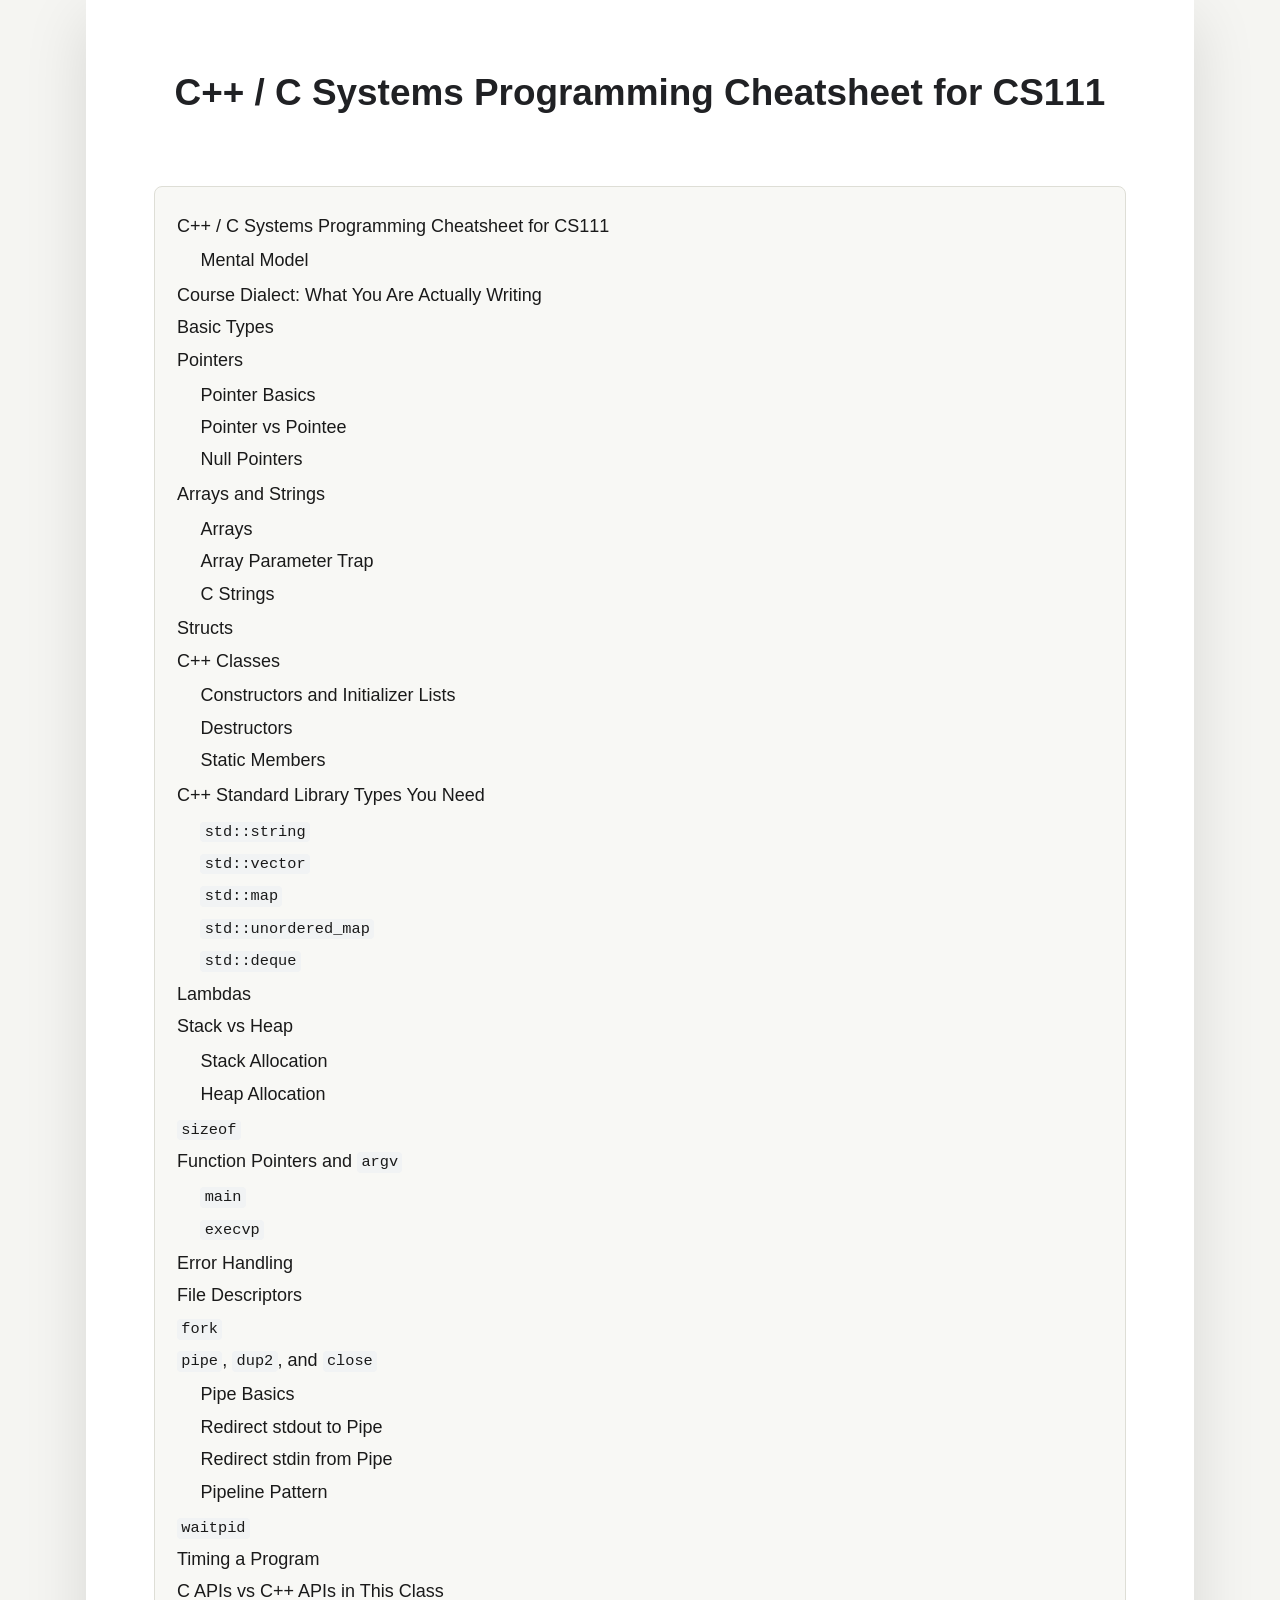
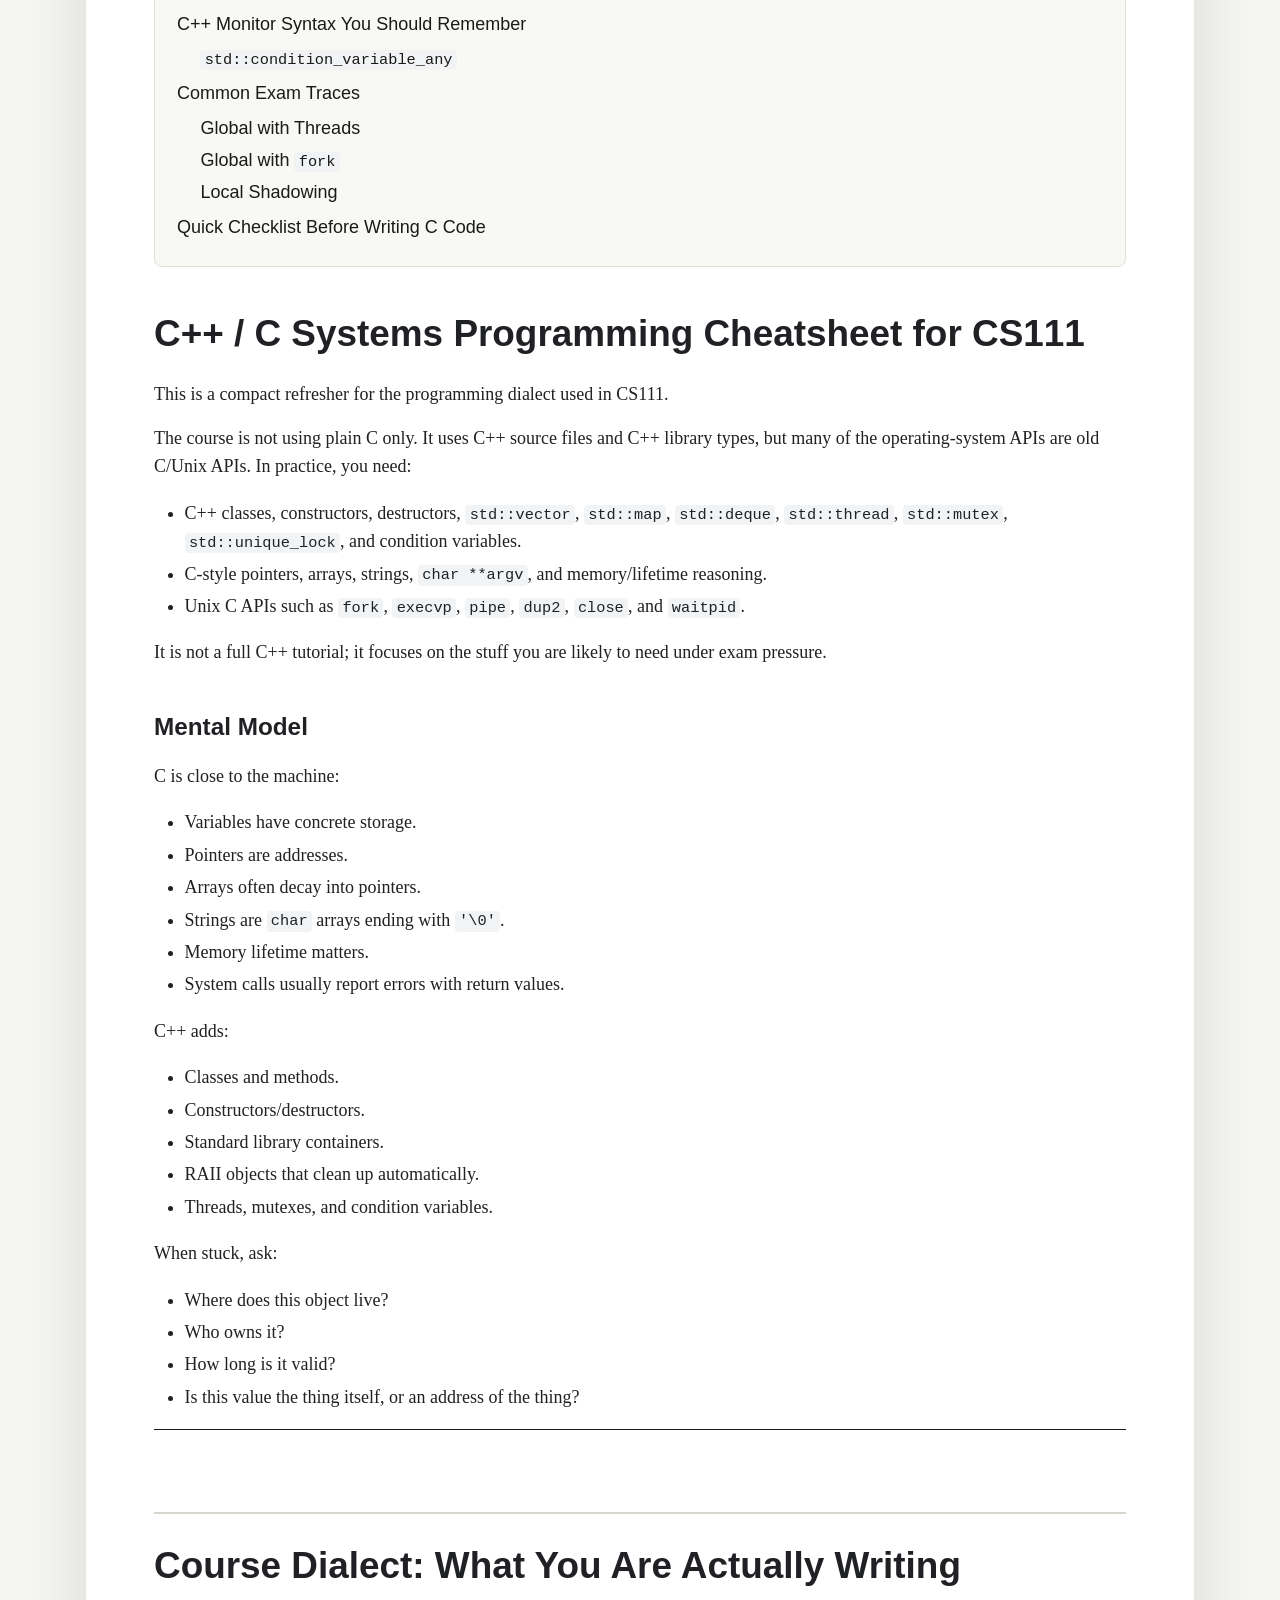
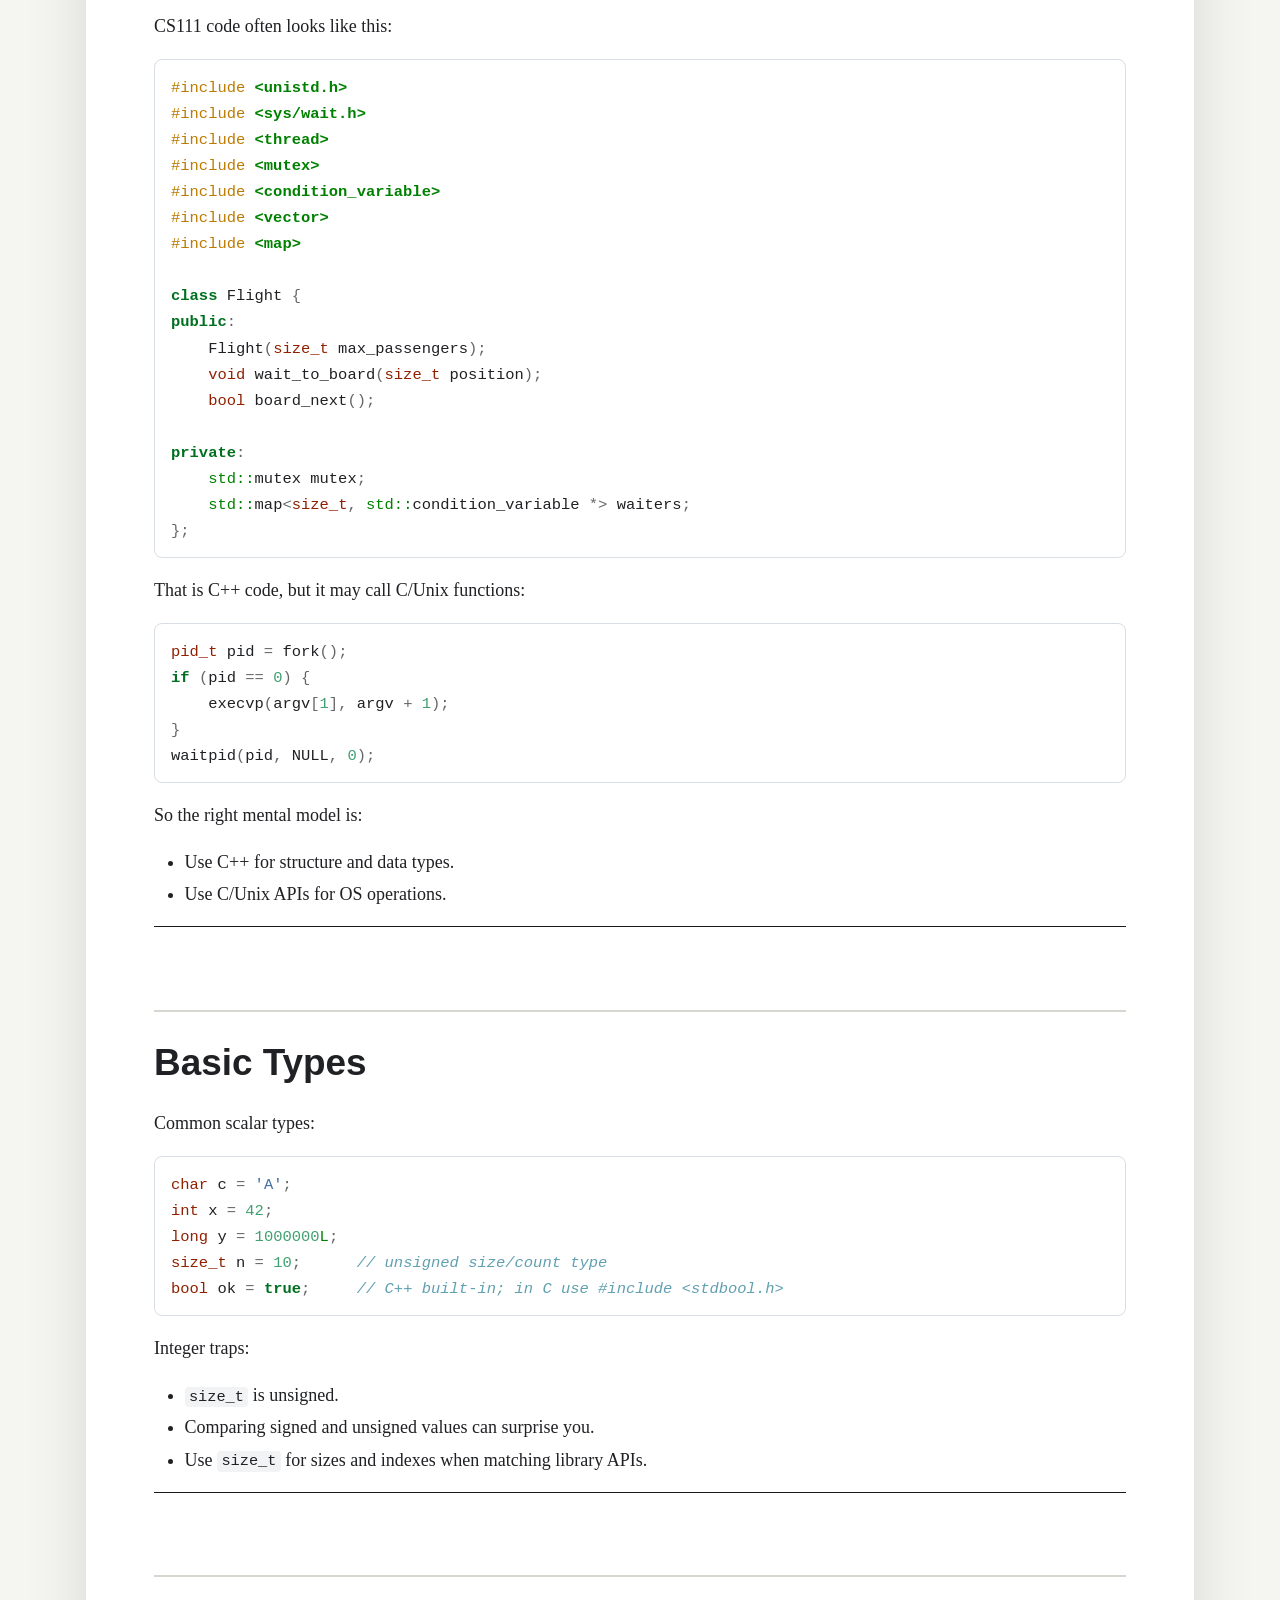
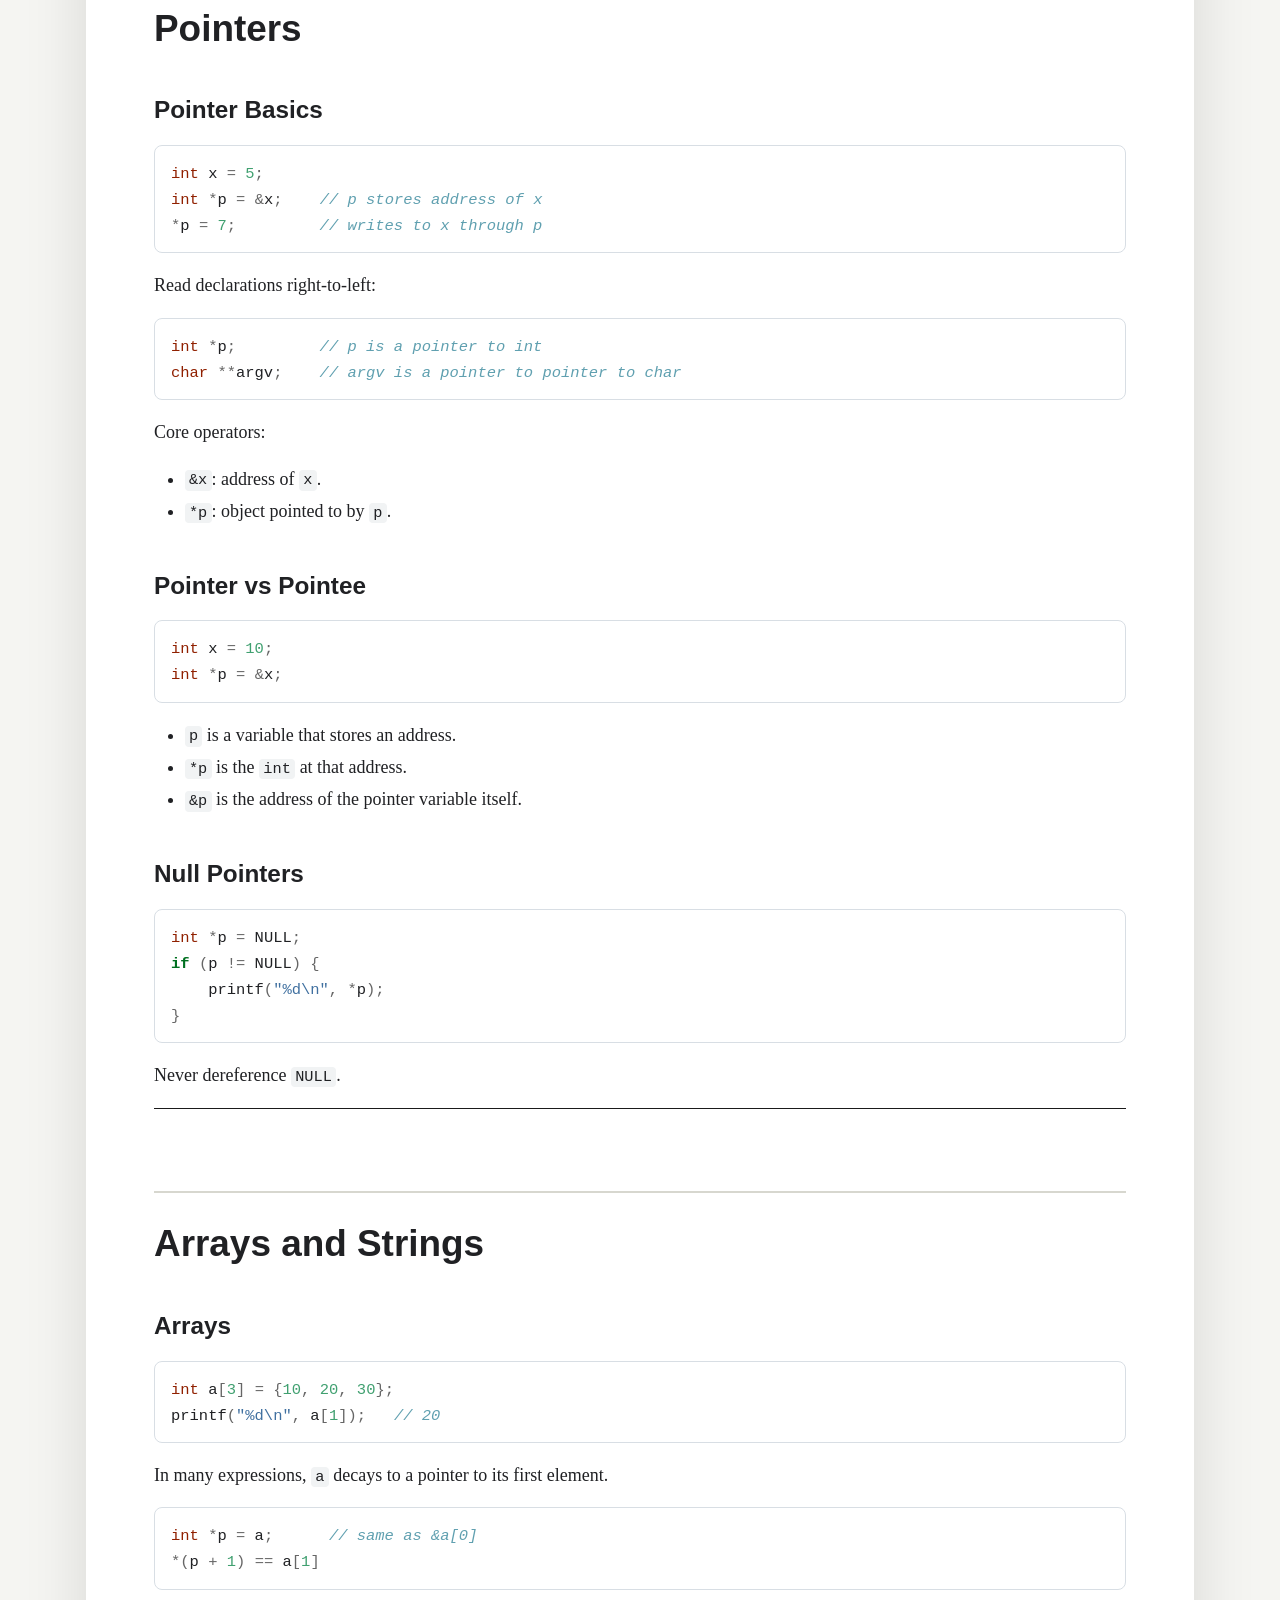
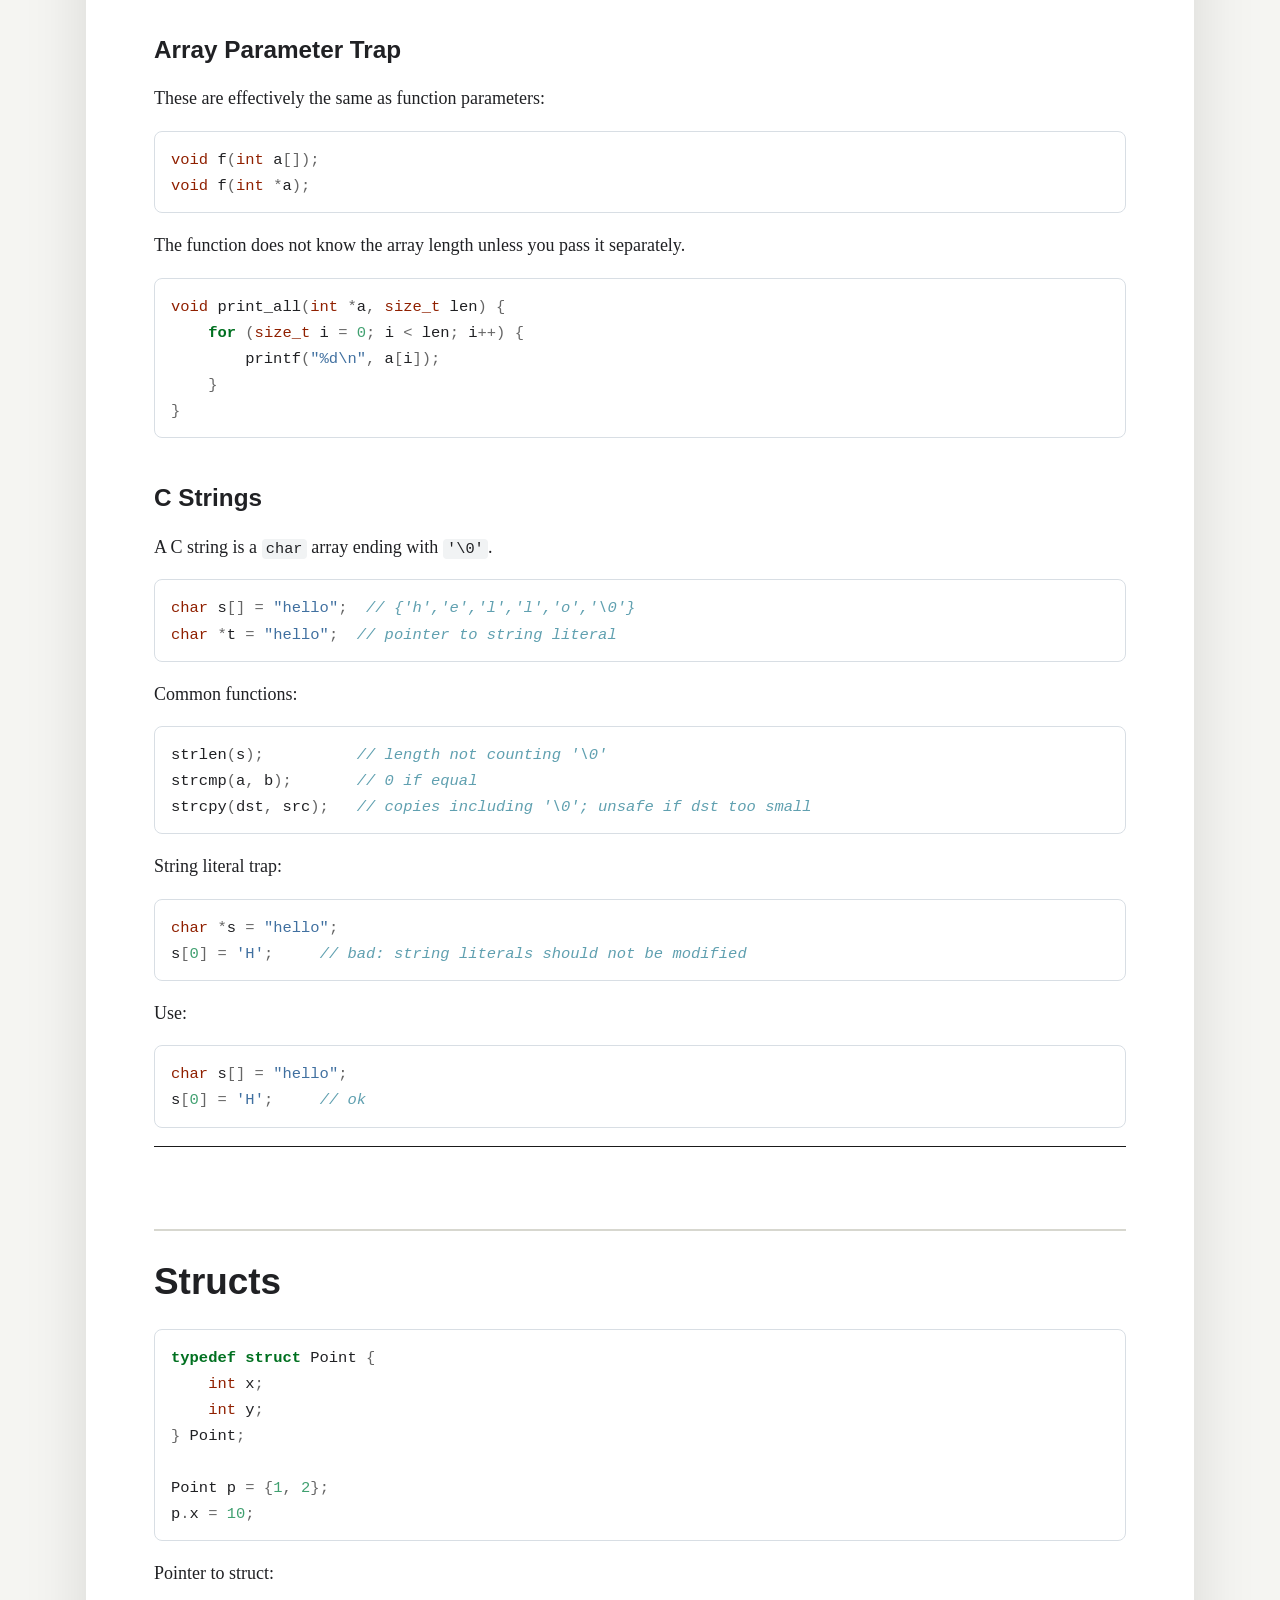
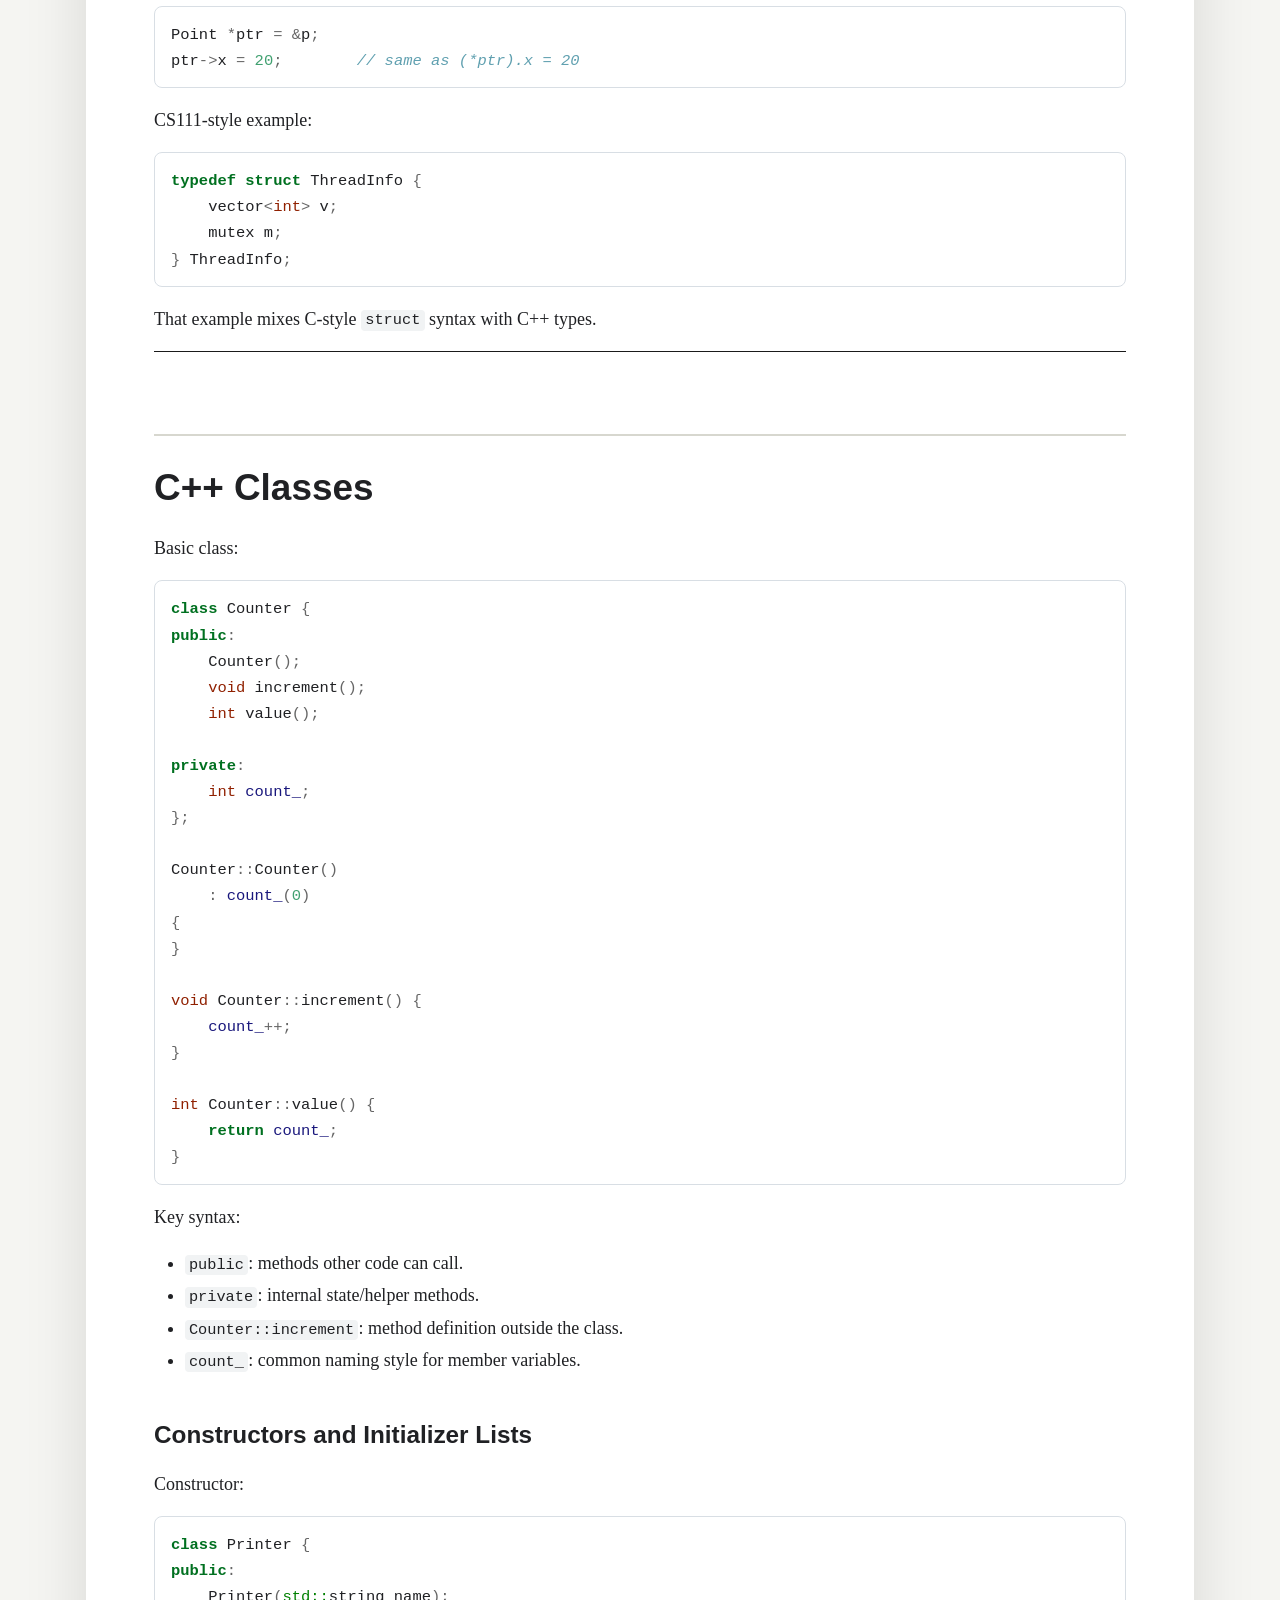
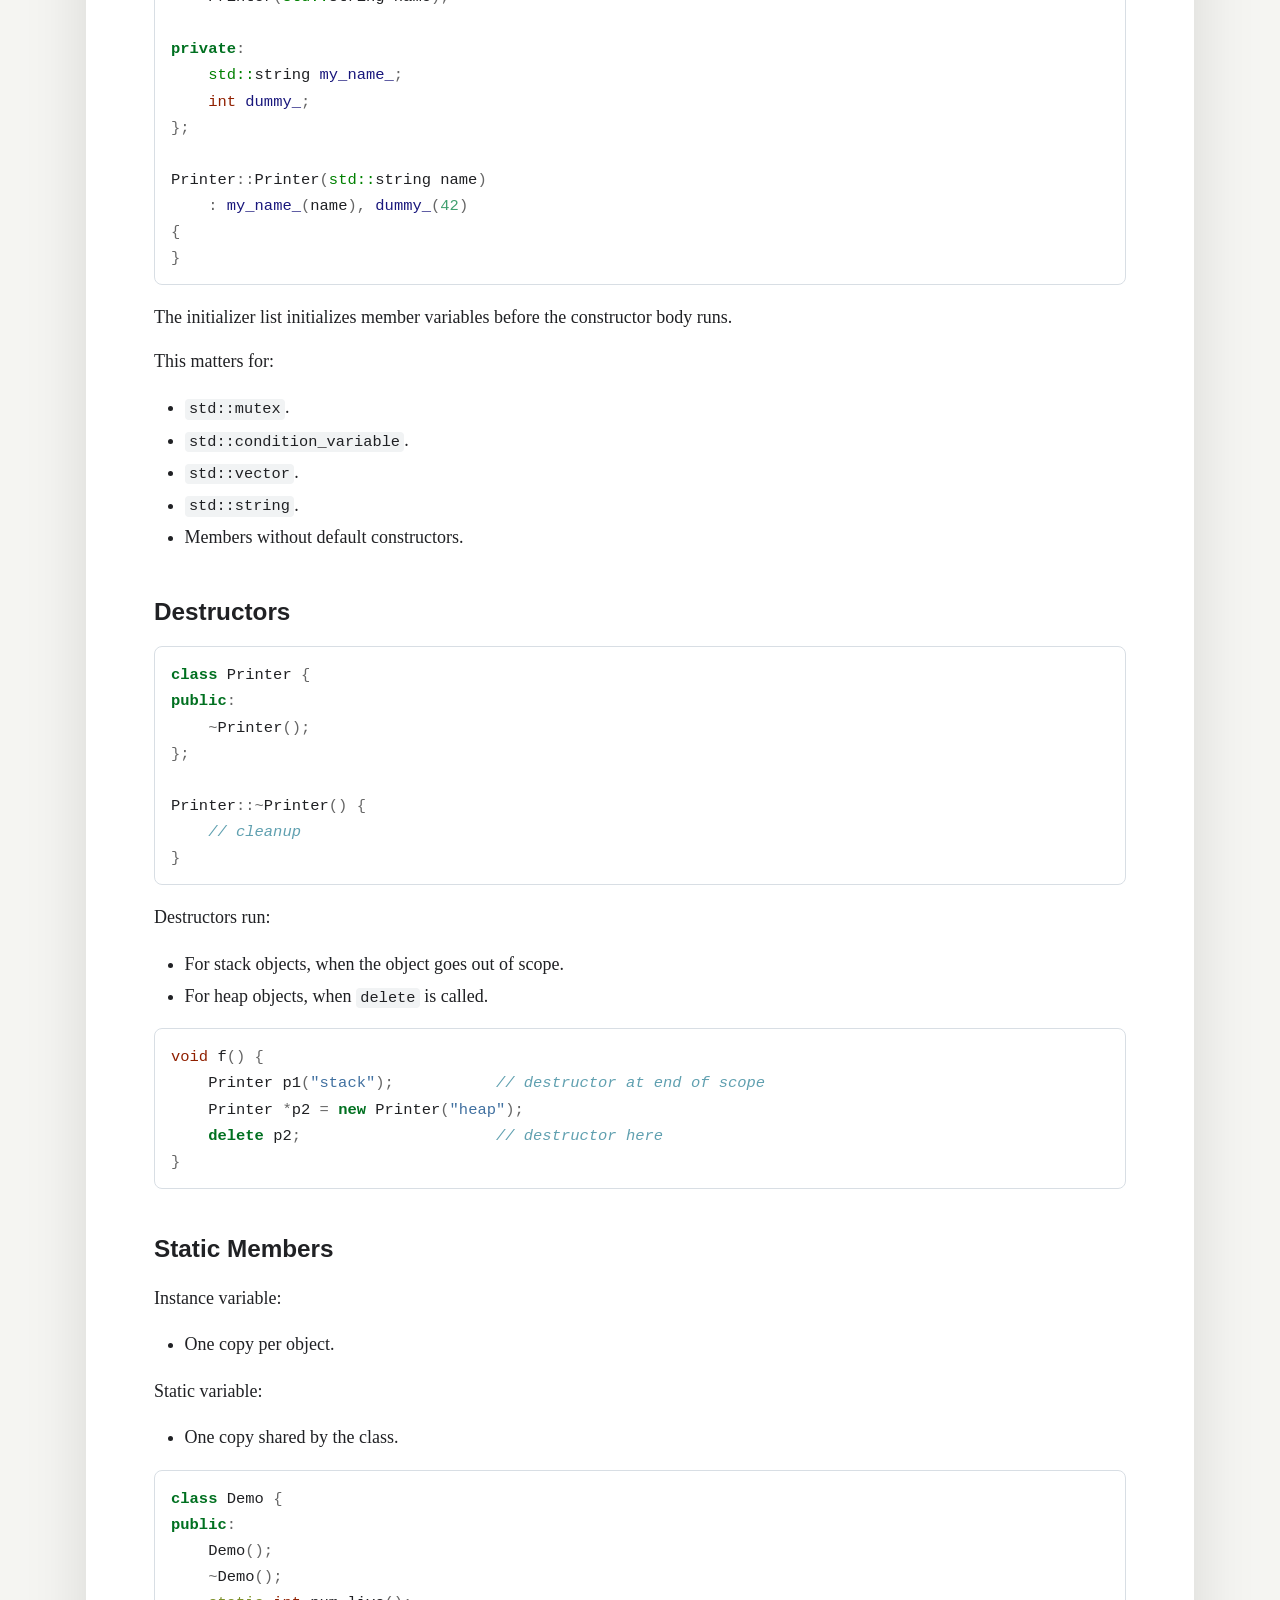
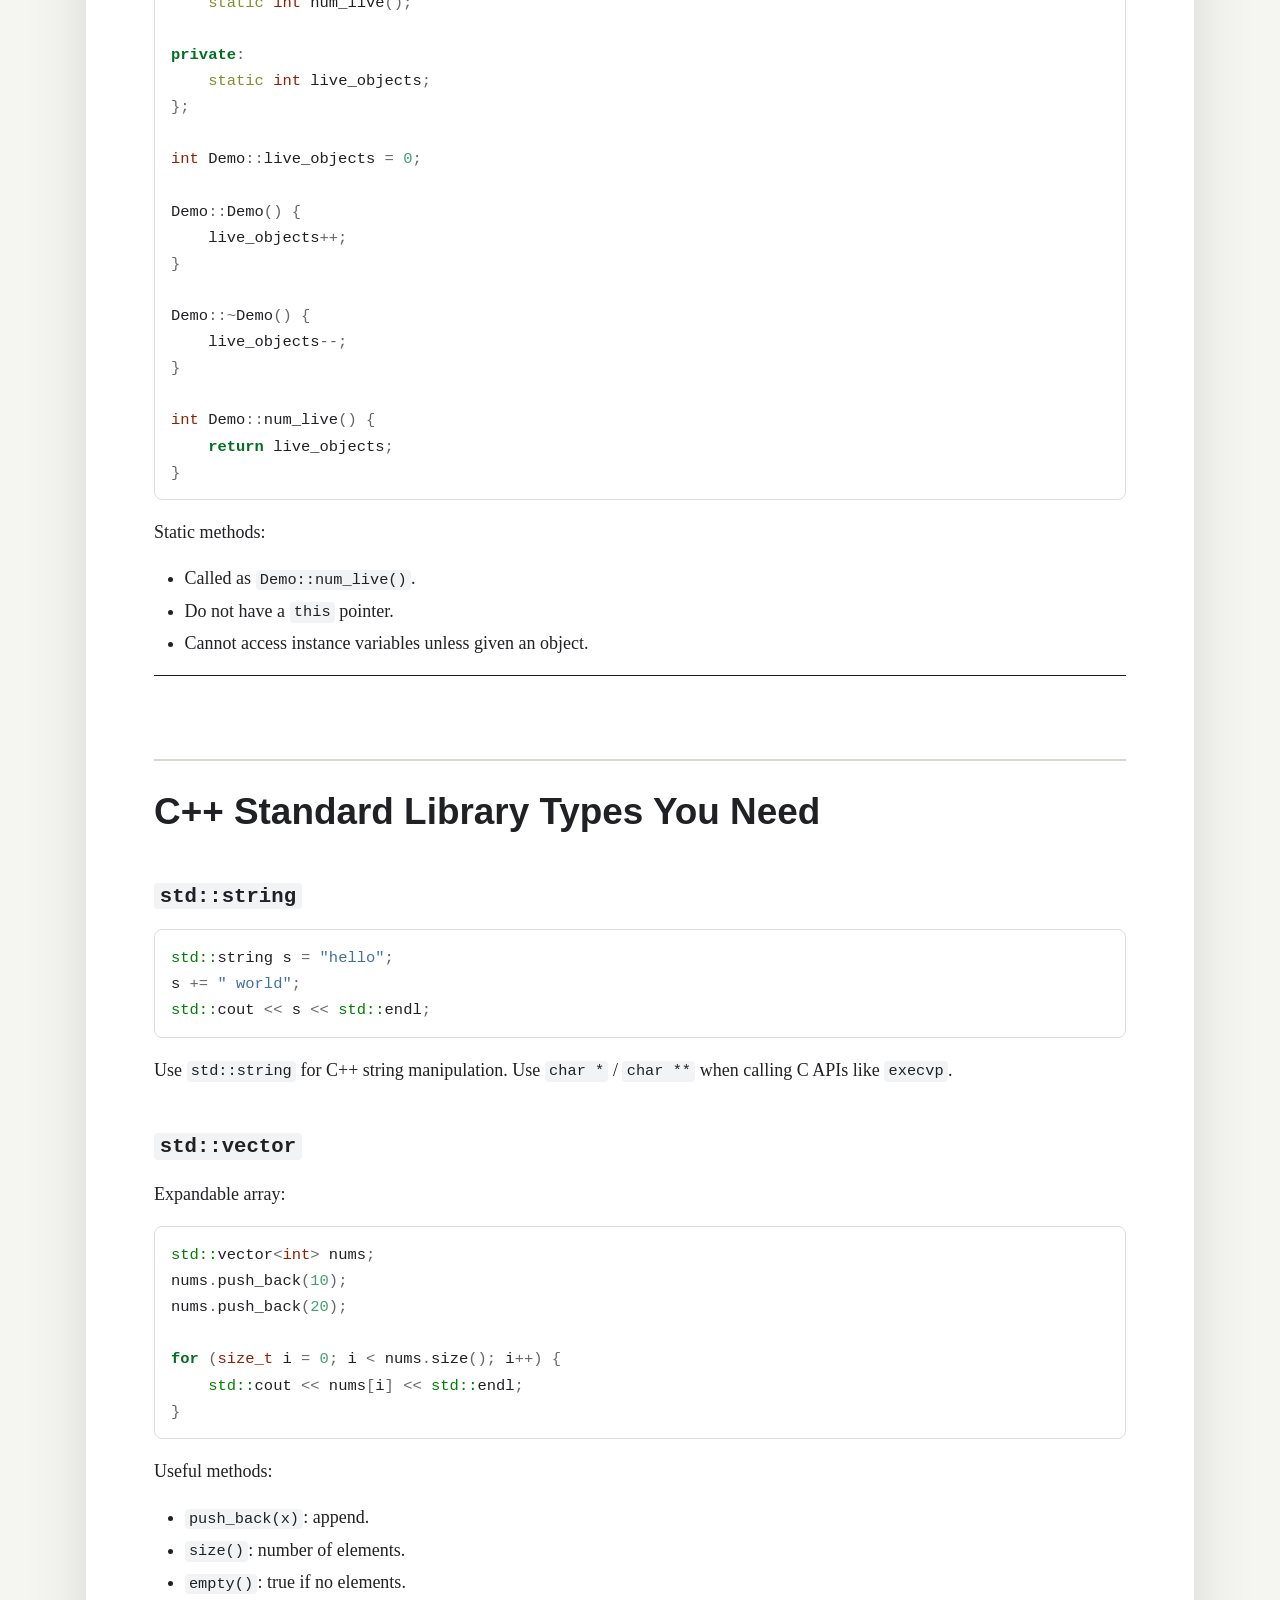
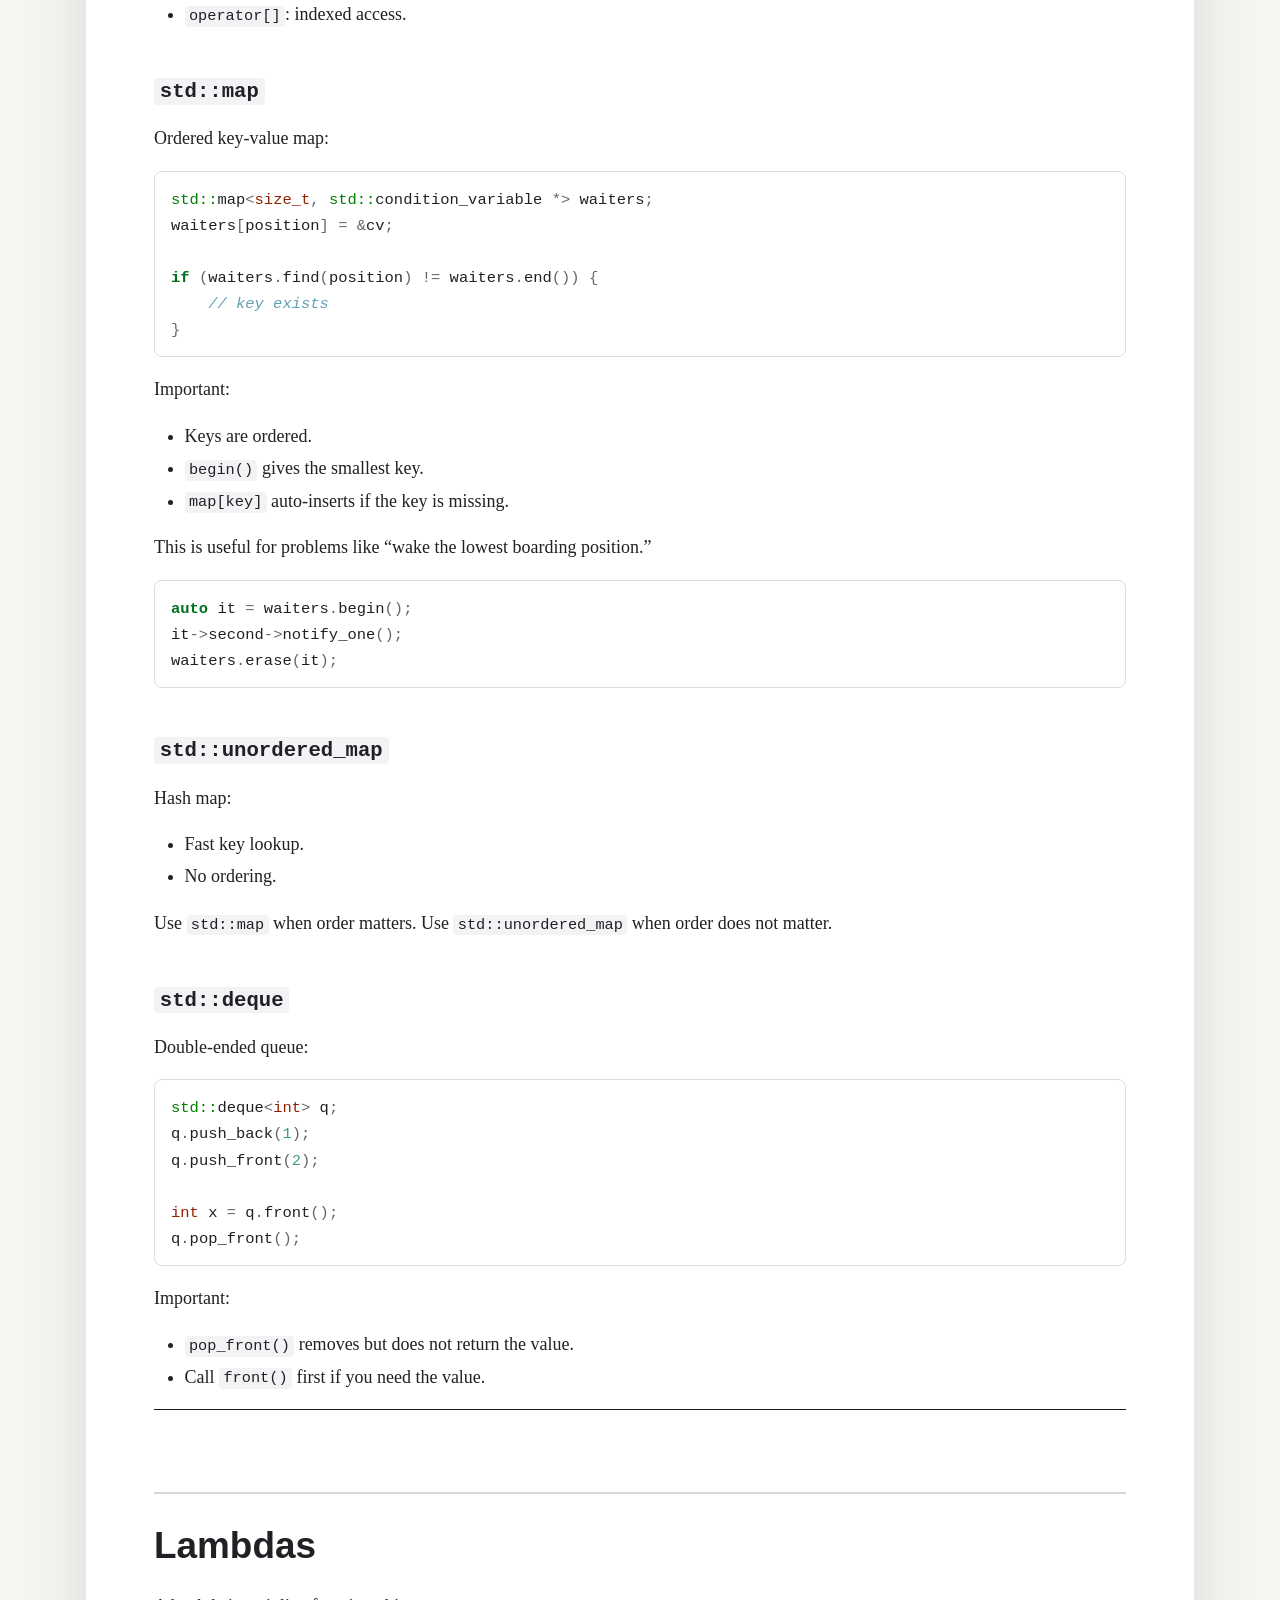
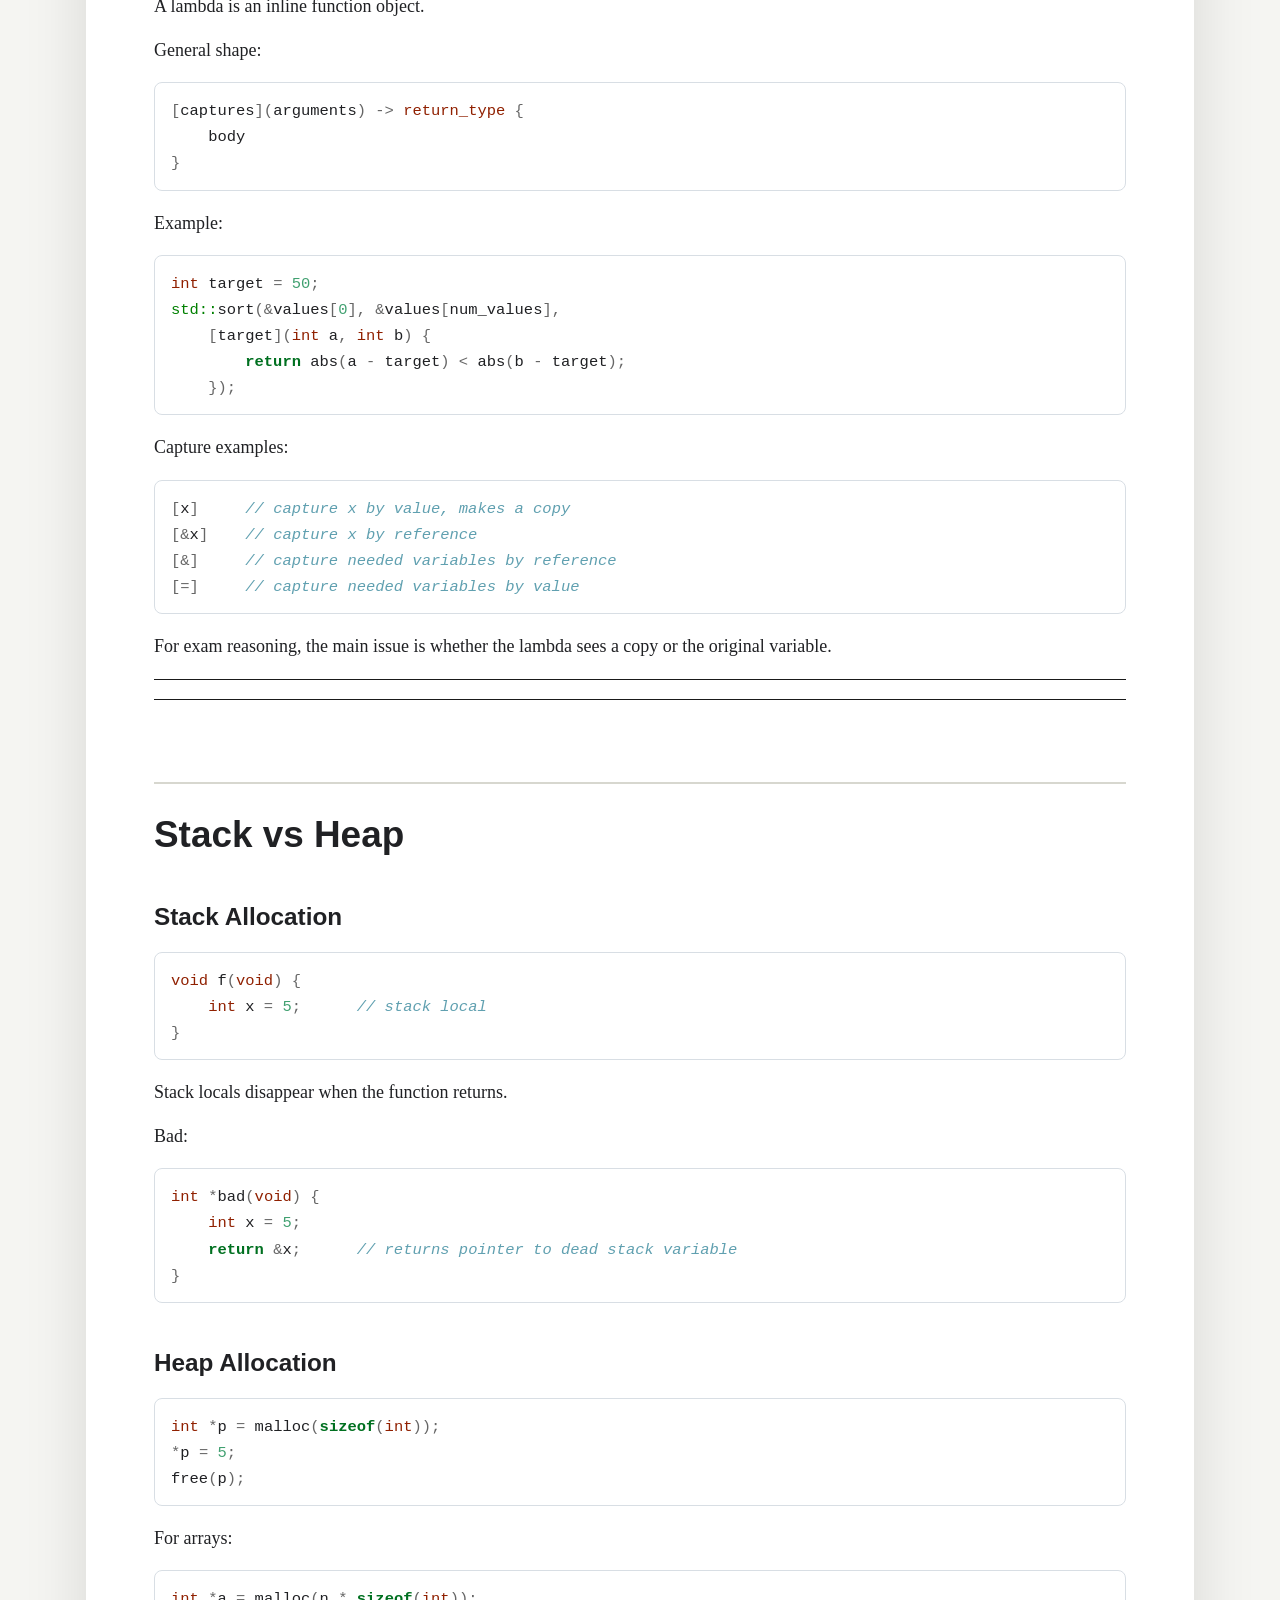
<file: C_FOR_CS111_CHEATSHEET.html>
<!DOCTYPE html>
<html xmlns="http://www.w3.org/1999/xhtml">
<head>
  <meta charset="utf-8" />
  <meta name="generator" content="pandoc" />
  <meta name="viewport" content="width=device-width, initial-scale=1.0, user-scalable=yes" />
  <title>C++ / C Systems Programming Cheatsheet for CS111</title>
  <style>
    /* Default styles provided by pandoc.
    ** See https://pandoc.org/MANUAL.html#variables-for-html for config info.
    */
    html {
      color: #202124;
      background-color: #f5f5f2;
    }
    body {
      margin: 0 auto;
      max-width: 54em;
      padding: 56px 68px;
      background: #ffffff;
      box-shadow: 0 18px 60px rgba(0, 0, 0, 0.12);
      min-height: 100vh;
      hyphens: auto;
      overflow-wrap: break-word;
      text-rendering: optimizeLegibility;
      font-kerning: normal;
      font-family: Charter, Georgia, "Times New Roman", serif;
      font-size: 18px;
      line-height: 1.58;
    }
    @media (max-width: 600px) {
      body {
        font-size: 16px;
        padding: 20px;
        box-shadow: none;
      }
      h1 {
        font-size: 1.8em;
      }
    }
    @media print {
      html {
        background-color: white;
      }
      body {
        background-color: transparent;
        color: black;
        font-size: 12pt;
        box-shadow: none;
        max-width: none;
        padding: 0;
      }
      p, h2, h3 {
        orphans: 3;
        widows: 3;
      }
      h2, h3, h4 {
        page-break-after: avoid;
      }
    }
    p {
      margin: 0.85em 0;
    }
    a {
      color: #1a1a1a;
    }
    a:visited {
      color: #1a1a1a;
    }
    img {
      max-width: 100%;
    }
    svg {
      height: auto;
      max-width: 100%;
    }
    h1, h2, h3, h4, h5, h6 {
      font-family: -apple-system, BlinkMacSystemFont, "Segoe UI", sans-serif;
      line-height: 1.18;
      hyphens: none;
    }
    h1 {
      margin-top: 2.2em;
      padding-top: 0.8em;
      border-top: 2px solid #d7d7cf;
      font-size: 2.05em;
    }
    h1:first-of-type {
      margin-top: 0.4em;
      border-top: 0;
      padding-top: 0;
    }
    h2 {
      margin-top: 1.9em;
      font-size: 1.35em;
    }
    h3 {
      margin-top: 1.5em;
      font-size: 1.1em;
    }
    h5, h6 {
      font-size: 1em;
      font-style: italic;
    }
    h6 {
      font-weight: normal;
    }
    ol, ul {
      padding-left: 1.7em;
      margin-top: 1em;
    }
    li {
      margin: 0.22em 0;
    }
    code {
      font-family: ui-monospace, SFMono-Regular, Menlo, Consolas, monospace;
      font-size: 0.9em;
      background: #f1f3f4;
      padding: 0.08em 0.28em;
      border-radius: 4px;
    }
    pre {
      background: #f6f8fa;
      border: 1px solid #d8dee4;
      border-radius: 8px;
      padding: 14px 16px;
      overflow-x: auto;
      line-height: 1.45;
    }
    pre code {
      background: transparent;
      padding: 0;
      border-radius: 0;
      font-size: 0.86em;
    }
    blockquote {
      border-left: 4px solid #b8b8ae;
      margin-left: 0;
      padding-left: 1em;
      color: #4a4d50;
    }
    nav#TOC {
      font-family: -apple-system, BlinkMacSystemFont, "Segoe UI", sans-serif;
      background: #f8f8f5;
      border: 1px solid #deded6;
      border-radius: 8px;
      padding: 18px 22px;
      margin: 1.5em 0 2.5em;
    }
    nav#TOC ul {
      margin: 0.35em 0;
    }
    li > ol, li > ul {
      margin-top: 0;
    }
    blockquote {
      margin: 1em 0 1em 1.7em;
      padding-left: 1em;
      border-left: 2px solid #e6e6e6;
      color: #606060;
    }
    code {
      white-space: pre-wrap;
      font-family: Menlo, Monaco, Consolas, 'Lucida Console', monospace;
      font-size: 85%;
      margin: 0;
      hyphens: manual;
    }
    pre {
      margin: 1em 0;
      overflow: auto;
    }
    pre code {
      padding: 0;
      overflow: visible;
      overflow-wrap: normal;
    }
    .sourceCode {
     background-color: transparent;
     overflow: visible;
    }
    hr {
      border: none;
      border-top: 1px solid #1a1a1a;
      height: 1px;
      margin: 1em 0;
    }
    table {
      margin: 1em 0;
      border-collapse: collapse;
      width: 100%;
      overflow-x: auto;
      display: block;
      font-variant-numeric: lining-nums tabular-nums;
    }
    table caption {
      margin-bottom: 0.75em;
    }
    tbody {
      margin-top: 0.5em;
      border-top: 1px solid #1a1a1a;
      border-bottom: 1px solid #1a1a1a;
    }
    th {
      border-top: 1px solid #1a1a1a;
      padding: 0.25em 0.5em 0.25em 0.5em;
    }
    td {
      padding: 0.125em 0.5em 0.25em 0.5em;
    }
    header {
      margin-bottom: 4em;
      text-align: center;
    }
    #TOC li {
      list-style: none;
    }
    #TOC ul {
      padding-left: 1.3em;
    }
    #TOC > ul {
      padding-left: 0;
    }
    #TOC a:not(:hover) {
      text-decoration: none;
    }
    span.smallcaps{font-variant: small-caps;}
    div.columns{display: flex; gap: min(4vw, 1.5em);}
    div.column{flex: auto; overflow-x: auto;}
    div.hanging-indent{margin-left: 1.5em; text-indent: -1.5em;}
    /* The extra [class] is a hack that increases specificity enough to
       override a similar rule in reveal.js */
    ul.task-list[class]{list-style: none;}
    ul.task-list li input[type="checkbox"] {
      font-size: inherit;
      width: 0.8em;
      margin: 0 0.8em 0.2em -1.6em;
      vertical-align: middle;
    }
    .display.math{display: block; text-align: center; margin: 0.5rem auto;}
    /* CSS for syntax highlighting */
    html { -webkit-text-size-adjust: 100%; }
    pre > code.sourceCode { white-space: pre; position: relative; }
    pre > code.sourceCode > span { display: inline-block; line-height: 1.25; }
    pre > code.sourceCode > span:empty { height: 1.2em; }
    .sourceCode { overflow: visible; }
    code.sourceCode > span { color: inherit; text-decoration: inherit; }
    div.sourceCode { margin: 1em 0; }
    pre.sourceCode { margin: 0; }
    @media screen {
    div.sourceCode { overflow: auto; }
    }
    @media print {
    pre > code.sourceCode { white-space: pre-wrap; }
    pre > code.sourceCode > span { text-indent: -5em; padding-left: 5em; }
    }
    pre.numberSource code
      { counter-reset: source-line 0; }
    pre.numberSource code > span
      { position: relative; left: -4em; counter-increment: source-line; }
    pre.numberSource code > span > a:first-child::before
      { content: counter(source-line);
        position: relative; left: -1em; text-align: right; vertical-align: baseline;
        border: none; display: inline-block;
        -webkit-touch-callout: none; -webkit-user-select: none;
        -khtml-user-select: none; -moz-user-select: none;
        -ms-user-select: none; user-select: none;
        padding: 0 4px; width: 4em;
        color: #aaaaaa;
      }
    pre.numberSource { margin-left: 3em; border-left: 1px solid #aaaaaa;  padding-left: 4px; }
    div.sourceCode
      {   }
    @media screen {
    pre > code.sourceCode > span > a:first-child::before { text-decoration: underline; }
    }
    code span.al { color: #ff0000; font-weight: bold; } /* Alert */
    code span.an { color: #60a0b0; font-weight: bold; font-style: italic; } /* Annotation */
    code span.at { color: #7d9029; } /* Attribute */
    code span.bn { color: #40a070; } /* BaseN */
    code span.bu { color: #008000; } /* BuiltIn */
    code span.cf { color: #007020; font-weight: bold; } /* ControlFlow */
    code span.ch { color: #4070a0; } /* Char */
    code span.cn { color: #880000; } /* Constant */
    code span.co { color: #60a0b0; font-style: italic; } /* Comment */
    code span.cv { color: #60a0b0; font-weight: bold; font-style: italic; } /* CommentVar */
    code span.do { color: #ba2121; font-style: italic; } /* Documentation */
    code span.dt { color: #902000; } /* DataType */
    code span.dv { color: #40a070; } /* DecVal */
    code span.er { color: #ff0000; font-weight: bold; } /* Error */
    code span.ex { } /* Extension */
    code span.fl { color: #40a070; } /* Float */
    code span.fu { color: #06287e; } /* Function */
    code span.im { color: #008000; font-weight: bold; } /* Import */
    code span.in { color: #60a0b0; font-weight: bold; font-style: italic; } /* Information */
    code span.kw { color: #007020; font-weight: bold; } /* Keyword */
    code span.op { color: #666666; } /* Operator */
    code span.ot { color: #007020; } /* Other */
    code span.pp { color: #bc7a00; } /* Preprocessor */
    code span.sc { color: #4070a0; } /* SpecialChar */
    code span.ss { color: #bb6688; } /* SpecialString */
    code span.st { color: #4070a0; } /* String */
    code span.va { color: #19177c; } /* Variable */
    code span.vs { color: #4070a0; } /* VerbatimString */
    code span.wa { color: #60a0b0; font-weight: bold; font-style: italic; } /* Warning */
  </style>
</head>
<body>
<header id="title-block-header">
<h1 class="title">C++ / C Systems Programming Cheatsheet for CS111</h1>
</header>
<nav id="TOC" role="doc-toc">
<ul>
<li><a href="#c-c-systems-programming-cheatsheet-for-cs111"
id="toc-c-c-systems-programming-cheatsheet-for-cs111">C++ / C Systems
Programming Cheatsheet for CS111</a>
<ul>
<li><a href="#mental-model" id="toc-mental-model">Mental Model</a></li>
</ul></li>
<li><a href="#course-dialect-what-you-are-actually-writing"
id="toc-course-dialect-what-you-are-actually-writing">Course Dialect:
What You Are Actually Writing</a></li>
<li><a href="#basic-types" id="toc-basic-types">Basic Types</a></li>
<li><a href="#pointers" id="toc-pointers">Pointers</a>
<ul>
<li><a href="#pointer-basics" id="toc-pointer-basics">Pointer
Basics</a></li>
<li><a href="#pointer-vs-pointee" id="toc-pointer-vs-pointee">Pointer vs
Pointee</a></li>
<li><a href="#null-pointers" id="toc-null-pointers">Null
Pointers</a></li>
</ul></li>
<li><a href="#arrays-and-strings" id="toc-arrays-and-strings">Arrays and
Strings</a>
<ul>
<li><a href="#arrays" id="toc-arrays">Arrays</a></li>
<li><a href="#array-parameter-trap" id="toc-array-parameter-trap">Array
Parameter Trap</a></li>
<li><a href="#c-strings" id="toc-c-strings">C Strings</a></li>
</ul></li>
<li><a href="#structs" id="toc-structs">Structs</a></li>
<li><a href="#c-classes" id="toc-c-classes">C++ Classes</a>
<ul>
<li><a href="#constructors-and-initializer-lists"
id="toc-constructors-and-initializer-lists">Constructors and Initializer
Lists</a></li>
<li><a href="#destructors" id="toc-destructors">Destructors</a></li>
<li><a href="#static-members" id="toc-static-members">Static
Members</a></li>
</ul></li>
<li><a href="#c-standard-library-types-you-need"
id="toc-c-standard-library-types-you-need">C++ Standard Library Types
You Need</a>
<ul>
<li><a href="#stdstring"
id="toc-stdstring"><code>std::string</code></a></li>
<li><a href="#stdvector"
id="toc-stdvector"><code>std::vector</code></a></li>
<li><a href="#stdmap" id="toc-stdmap"><code>std::map</code></a></li>
<li><a href="#stdunordered_map"
id="toc-stdunordered_map"><code>std::unordered_map</code></a></li>
<li><a href="#stddeque"
id="toc-stddeque"><code>std::deque</code></a></li>
</ul></li>
<li><a href="#lambdas" id="toc-lambdas">Lambdas</a></li>
<li><a href="#stack-vs-heap" id="toc-stack-vs-heap">Stack vs Heap</a>
<ul>
<li><a href="#stack-allocation" id="toc-stack-allocation">Stack
Allocation</a></li>
<li><a href="#heap-allocation" id="toc-heap-allocation">Heap
Allocation</a></li>
</ul></li>
<li><a href="#sizeof" id="toc-sizeof"><code>sizeof</code></a></li>
<li><a href="#function-pointers-and-argv"
id="toc-function-pointers-and-argv">Function Pointers and
<code>argv</code></a>
<ul>
<li><a href="#main" id="toc-main"><code>main</code></a></li>
<li><a href="#execvp" id="toc-execvp"><code>execvp</code></a></li>
</ul></li>
<li><a href="#error-handling" id="toc-error-handling">Error
Handling</a></li>
<li><a href="#file-descriptors" id="toc-file-descriptors">File
Descriptors</a></li>
<li><a href="#fork" id="toc-fork"><code>fork</code></a></li>
<li><a href="#pipe-dup2-and-close"
id="toc-pipe-dup2-and-close"><code>pipe</code>, <code>dup2</code>, and
<code>close</code></a>
<ul>
<li><a href="#pipe-basics" id="toc-pipe-basics">Pipe Basics</a></li>
<li><a href="#redirect-stdout-to-pipe"
id="toc-redirect-stdout-to-pipe">Redirect stdout to Pipe</a></li>
<li><a href="#redirect-stdin-from-pipe"
id="toc-redirect-stdin-from-pipe">Redirect stdin from Pipe</a></li>
<li><a href="#pipeline-pattern" id="toc-pipeline-pattern">Pipeline
Pattern</a></li>
</ul></li>
<li><a href="#waitpid" id="toc-waitpid"><code>waitpid</code></a></li>
<li><a href="#timing-a-program" id="toc-timing-a-program">Timing a
Program</a></li>
<li><a href="#c-apis-vs-c-apis-in-this-class"
id="toc-c-apis-vs-c-apis-in-this-class">C APIs vs C++ APIs in This
Class</a></li>
<li><a href="#c-monitor-syntax-you-should-remember"
id="toc-c-monitor-syntax-you-should-remember">C++ Monitor Syntax You
Should Remember</a>
<ul>
<li><a href="#stdcondition_variable_any"
id="toc-stdcondition_variable_any"><code>std::condition_variable_any</code></a></li>
</ul></li>
<li><a href="#common-exam-traces" id="toc-common-exam-traces">Common
Exam Traces</a>
<ul>
<li><a href="#global-with-threads" id="toc-global-with-threads">Global
with Threads</a></li>
<li><a href="#global-with-fork" id="toc-global-with-fork">Global with
<code>fork</code></a></li>
<li><a href="#local-shadowing" id="toc-local-shadowing">Local
Shadowing</a></li>
</ul></li>
<li><a href="#quick-checklist-before-writing-c-code"
id="toc-quick-checklist-before-writing-c-code">Quick Checklist Before
Writing C Code</a></li>
</ul>
</nav>
<h1 id="c-c-systems-programming-cheatsheet-for-cs111">C++ / C Systems
Programming Cheatsheet for CS111</h1>
<p>This is a compact refresher for the programming dialect used in
CS111.</p>
<p>The course is not using plain C only. It uses C++ source files and
C++ library types, but many of the operating-system APIs are old C/Unix
APIs. In practice, you need:</p>
<ul>
<li>C++ classes, constructors, destructors, <code>std::vector</code>,
<code>std::map</code>, <code>std::deque</code>,
<code>std::thread</code>, <code>std::mutex</code>,
<code>std::unique_lock</code>, and condition variables.</li>
<li>C-style pointers, arrays, strings, <code>char **argv</code>, and
memory/lifetime reasoning.</li>
<li>Unix C APIs such as <code>fork</code>, <code>execvp</code>,
<code>pipe</code>, <code>dup2</code>, <code>close</code>, and
<code>waitpid</code>.</li>
</ul>
<p>It is not a full C++ tutorial; it focuses on the stuff you are likely
to need under exam pressure.</p>
<h2 id="mental-model">Mental Model</h2>
<p>C is close to the machine:</p>
<ul>
<li>Variables have concrete storage.</li>
<li>Pointers are addresses.</li>
<li>Arrays often decay into pointers.</li>
<li>Strings are <code>char</code> arrays ending with
<code>'\0'</code>.</li>
<li>Memory lifetime matters.</li>
<li>System calls usually report errors with return values.</li>
</ul>
<p>C++ adds:</p>
<ul>
<li>Classes and methods.</li>
<li>Constructors/destructors.</li>
<li>Standard library containers.</li>
<li>RAII objects that clean up automatically.</li>
<li>Threads, mutexes, and condition variables.</li>
</ul>
<p>When stuck, ask:</p>
<ul>
<li>Where does this object live?</li>
<li>Who owns it?</li>
<li>How long is it valid?</li>
<li>Is this value the thing itself, or an address of the thing?</li>
</ul>
<hr />
<h1 id="course-dialect-what-you-are-actually-writing">Course Dialect:
What You Are Actually Writing</h1>
<p>CS111 code often looks like this:</p>
<div class="sourceCode" id="cb1"><pre
class="sourceCode cpp"><code class="sourceCode cpp"><span id="cb1-1"><a href="#cb1-1" aria-hidden="true" tabindex="-1"></a><span class="pp">#include </span><span class="im">&lt;unistd.h&gt;</span></span>
<span id="cb1-2"><a href="#cb1-2" aria-hidden="true" tabindex="-1"></a><span class="pp">#include </span><span class="im">&lt;sys/wait.h&gt;</span></span>
<span id="cb1-3"><a href="#cb1-3" aria-hidden="true" tabindex="-1"></a><span class="pp">#include </span><span class="im">&lt;thread&gt;</span></span>
<span id="cb1-4"><a href="#cb1-4" aria-hidden="true" tabindex="-1"></a><span class="pp">#include </span><span class="im">&lt;mutex&gt;</span></span>
<span id="cb1-5"><a href="#cb1-5" aria-hidden="true" tabindex="-1"></a><span class="pp">#include </span><span class="im">&lt;condition_variable&gt;</span></span>
<span id="cb1-6"><a href="#cb1-6" aria-hidden="true" tabindex="-1"></a><span class="pp">#include </span><span class="im">&lt;vector&gt;</span></span>
<span id="cb1-7"><a href="#cb1-7" aria-hidden="true" tabindex="-1"></a><span class="pp">#include </span><span class="im">&lt;map&gt;</span></span>
<span id="cb1-8"><a href="#cb1-8" aria-hidden="true" tabindex="-1"></a></span>
<span id="cb1-9"><a href="#cb1-9" aria-hidden="true" tabindex="-1"></a><span class="kw">class</span> Flight <span class="op">{</span></span>
<span id="cb1-10"><a href="#cb1-10" aria-hidden="true" tabindex="-1"></a><span class="kw">public</span><span class="op">:</span></span>
<span id="cb1-11"><a href="#cb1-11" aria-hidden="true" tabindex="-1"></a>    Flight<span class="op">(</span><span class="dt">size_t</span> max_passengers<span class="op">);</span></span>
<span id="cb1-12"><a href="#cb1-12" aria-hidden="true" tabindex="-1"></a>    <span class="dt">void</span> wait_to_board<span class="op">(</span><span class="dt">size_t</span> position<span class="op">);</span></span>
<span id="cb1-13"><a href="#cb1-13" aria-hidden="true" tabindex="-1"></a>    <span class="dt">bool</span> board_next<span class="op">();</span></span>
<span id="cb1-14"><a href="#cb1-14" aria-hidden="true" tabindex="-1"></a></span>
<span id="cb1-15"><a href="#cb1-15" aria-hidden="true" tabindex="-1"></a><span class="kw">private</span><span class="op">:</span></span>
<span id="cb1-16"><a href="#cb1-16" aria-hidden="true" tabindex="-1"></a>    <span class="bu">std::</span>mutex mutex<span class="op">;</span></span>
<span id="cb1-17"><a href="#cb1-17" aria-hidden="true" tabindex="-1"></a>    <span class="bu">std::</span>map<span class="op">&lt;</span><span class="dt">size_t</span><span class="op">,</span> <span class="bu">std::</span>condition_variable <span class="op">*&gt;</span> waiters<span class="op">;</span></span>
<span id="cb1-18"><a href="#cb1-18" aria-hidden="true" tabindex="-1"></a><span class="op">};</span></span></code></pre></div>
<p>That is C++ code, but it may call C/Unix functions:</p>
<div class="sourceCode" id="cb2"><pre
class="sourceCode cpp"><code class="sourceCode cpp"><span id="cb2-1"><a href="#cb2-1" aria-hidden="true" tabindex="-1"></a><span class="dt">pid_t</span> pid <span class="op">=</span> fork<span class="op">();</span></span>
<span id="cb2-2"><a href="#cb2-2" aria-hidden="true" tabindex="-1"></a><span class="cf">if</span> <span class="op">(</span>pid <span class="op">==</span> <span class="dv">0</span><span class="op">)</span> <span class="op">{</span></span>
<span id="cb2-3"><a href="#cb2-3" aria-hidden="true" tabindex="-1"></a>    execvp<span class="op">(</span>argv<span class="op">[</span><span class="dv">1</span><span class="op">],</span> argv <span class="op">+</span> <span class="dv">1</span><span class="op">);</span></span>
<span id="cb2-4"><a href="#cb2-4" aria-hidden="true" tabindex="-1"></a><span class="op">}</span></span>
<span id="cb2-5"><a href="#cb2-5" aria-hidden="true" tabindex="-1"></a>waitpid<span class="op">(</span>pid<span class="op">,</span> NULL<span class="op">,</span> <span class="dv">0</span><span class="op">);</span></span></code></pre></div>
<p>So the right mental model is:</p>
<ul>
<li>Use C++ for structure and data types.</li>
<li>Use C/Unix APIs for OS operations.</li>
</ul>
<hr />
<h1 id="basic-types">Basic Types</h1>
<p>Common scalar types:</p>
<div class="sourceCode" id="cb3"><pre class="sourceCode c"><code class="sourceCode c"><span id="cb3-1"><a href="#cb3-1" aria-hidden="true" tabindex="-1"></a><span class="dt">char</span> c <span class="op">=</span> <span class="ch">&#39;A&#39;</span><span class="op">;</span></span>
<span id="cb3-2"><a href="#cb3-2" aria-hidden="true" tabindex="-1"></a><span class="dt">int</span> x <span class="op">=</span> <span class="dv">42</span><span class="op">;</span></span>
<span id="cb3-3"><a href="#cb3-3" aria-hidden="true" tabindex="-1"></a><span class="dt">long</span> y <span class="op">=</span> <span class="dv">1000000</span><span class="bu">L</span><span class="op">;</span></span>
<span id="cb3-4"><a href="#cb3-4" aria-hidden="true" tabindex="-1"></a><span class="dt">size_t</span> n <span class="op">=</span> <span class="dv">10</span><span class="op">;</span>      <span class="co">// unsigned size/count type</span></span>
<span id="cb3-5"><a href="#cb3-5" aria-hidden="true" tabindex="-1"></a><span class="dt">bool</span> ok <span class="op">=</span> <span class="kw">true</span><span class="op">;</span>     <span class="co">// C++ built-in; in C use #include &lt;stdbool.h&gt;</span></span></code></pre></div>
<p>Integer traps:</p>
<ul>
<li><code>size_t</code> is unsigned.</li>
<li>Comparing signed and unsigned values can surprise you.</li>
<li>Use <code>size_t</code> for sizes and indexes when matching library
APIs.</li>
</ul>
<hr />
<h1 id="pointers">Pointers</h1>
<h2 id="pointer-basics">Pointer Basics</h2>
<div class="sourceCode" id="cb4"><pre class="sourceCode c"><code class="sourceCode c"><span id="cb4-1"><a href="#cb4-1" aria-hidden="true" tabindex="-1"></a><span class="dt">int</span> x <span class="op">=</span> <span class="dv">5</span><span class="op">;</span></span>
<span id="cb4-2"><a href="#cb4-2" aria-hidden="true" tabindex="-1"></a><span class="dt">int</span> <span class="op">*</span>p <span class="op">=</span> <span class="op">&amp;</span>x<span class="op">;</span>    <span class="co">// p stores address of x</span></span>
<span id="cb4-3"><a href="#cb4-3" aria-hidden="true" tabindex="-1"></a><span class="op">*</span>p <span class="op">=</span> <span class="dv">7</span><span class="op">;</span>         <span class="co">// writes to x through p</span></span></code></pre></div>
<p>Read declarations right-to-left:</p>
<div class="sourceCode" id="cb5"><pre class="sourceCode c"><code class="sourceCode c"><span id="cb5-1"><a href="#cb5-1" aria-hidden="true" tabindex="-1"></a><span class="dt">int</span> <span class="op">*</span>p<span class="op">;</span>         <span class="co">// p is a pointer to int</span></span>
<span id="cb5-2"><a href="#cb5-2" aria-hidden="true" tabindex="-1"></a><span class="dt">char</span> <span class="op">**</span>argv<span class="op">;</span>    <span class="co">// argv is a pointer to pointer to char</span></span></code></pre></div>
<p>Core operators:</p>
<ul>
<li><code>&amp;x</code>: address of <code>x</code>.</li>
<li><code>*p</code>: object pointed to by <code>p</code>.</li>
</ul>
<h2 id="pointer-vs-pointee">Pointer vs Pointee</h2>
<div class="sourceCode" id="cb6"><pre class="sourceCode c"><code class="sourceCode c"><span id="cb6-1"><a href="#cb6-1" aria-hidden="true" tabindex="-1"></a><span class="dt">int</span> x <span class="op">=</span> <span class="dv">10</span><span class="op">;</span></span>
<span id="cb6-2"><a href="#cb6-2" aria-hidden="true" tabindex="-1"></a><span class="dt">int</span> <span class="op">*</span>p <span class="op">=</span> <span class="op">&amp;</span>x<span class="op">;</span></span></code></pre></div>
<ul>
<li><code>p</code> is a variable that stores an address.</li>
<li><code>*p</code> is the <code>int</code> at that address.</li>
<li><code>&amp;p</code> is the address of the pointer variable
itself.</li>
</ul>
<h2 id="null-pointers">Null Pointers</h2>
<div class="sourceCode" id="cb7"><pre class="sourceCode c"><code class="sourceCode c"><span id="cb7-1"><a href="#cb7-1" aria-hidden="true" tabindex="-1"></a><span class="dt">int</span> <span class="op">*</span>p <span class="op">=</span> NULL<span class="op">;</span></span>
<span id="cb7-2"><a href="#cb7-2" aria-hidden="true" tabindex="-1"></a><span class="cf">if</span> <span class="op">(</span>p <span class="op">!=</span> NULL<span class="op">)</span> <span class="op">{</span></span>
<span id="cb7-3"><a href="#cb7-3" aria-hidden="true" tabindex="-1"></a>    printf<span class="op">(</span><span class="st">&quot;</span><span class="sc">%d\n</span><span class="st">&quot;</span><span class="op">,</span> <span class="op">*</span>p<span class="op">);</span></span>
<span id="cb7-4"><a href="#cb7-4" aria-hidden="true" tabindex="-1"></a><span class="op">}</span></span></code></pre></div>
<p>Never dereference <code>NULL</code>.</p>
<hr />
<h1 id="arrays-and-strings">Arrays and Strings</h1>
<h2 id="arrays">Arrays</h2>
<div class="sourceCode" id="cb8"><pre class="sourceCode c"><code class="sourceCode c"><span id="cb8-1"><a href="#cb8-1" aria-hidden="true" tabindex="-1"></a><span class="dt">int</span> a<span class="op">[</span><span class="dv">3</span><span class="op">]</span> <span class="op">=</span> <span class="op">{</span><span class="dv">10</span><span class="op">,</span> <span class="dv">20</span><span class="op">,</span> <span class="dv">30</span><span class="op">};</span></span>
<span id="cb8-2"><a href="#cb8-2" aria-hidden="true" tabindex="-1"></a>printf<span class="op">(</span><span class="st">&quot;</span><span class="sc">%d\n</span><span class="st">&quot;</span><span class="op">,</span> a<span class="op">[</span><span class="dv">1</span><span class="op">]);</span>   <span class="co">// 20</span></span></code></pre></div>
<p>In many expressions, <code>a</code> decays to a pointer to its first
element.</p>
<div class="sourceCode" id="cb9"><pre class="sourceCode c"><code class="sourceCode c"><span id="cb9-1"><a href="#cb9-1" aria-hidden="true" tabindex="-1"></a><span class="dt">int</span> <span class="op">*</span>p <span class="op">=</span> a<span class="op">;</span>      <span class="co">// same as &amp;a[0]</span></span>
<span id="cb9-2"><a href="#cb9-2" aria-hidden="true" tabindex="-1"></a><span class="op">*(</span>p <span class="op">+</span> <span class="dv">1</span><span class="op">)</span> <span class="op">==</span> a<span class="op">[</span><span class="dv">1</span><span class="op">]</span></span></code></pre></div>
<h2 id="array-parameter-trap">Array Parameter Trap</h2>
<p>These are effectively the same as function parameters:</p>
<div class="sourceCode" id="cb10"><pre class="sourceCode c"><code class="sourceCode c"><span id="cb10-1"><a href="#cb10-1" aria-hidden="true" tabindex="-1"></a><span class="dt">void</span> f<span class="op">(</span><span class="dt">int</span> a<span class="op">[]);</span></span>
<span id="cb10-2"><a href="#cb10-2" aria-hidden="true" tabindex="-1"></a><span class="dt">void</span> f<span class="op">(</span><span class="dt">int</span> <span class="op">*</span>a<span class="op">);</span></span></code></pre></div>
<p>The function does not know the array length unless you pass it
separately.</p>
<div class="sourceCode" id="cb11"><pre class="sourceCode c"><code class="sourceCode c"><span id="cb11-1"><a href="#cb11-1" aria-hidden="true" tabindex="-1"></a><span class="dt">void</span> print_all<span class="op">(</span><span class="dt">int</span> <span class="op">*</span>a<span class="op">,</span> <span class="dt">size_t</span> len<span class="op">)</span> <span class="op">{</span></span>
<span id="cb11-2"><a href="#cb11-2" aria-hidden="true" tabindex="-1"></a>    <span class="cf">for</span> <span class="op">(</span><span class="dt">size_t</span> i <span class="op">=</span> <span class="dv">0</span><span class="op">;</span> i <span class="op">&lt;</span> len<span class="op">;</span> i<span class="op">++)</span> <span class="op">{</span></span>
<span id="cb11-3"><a href="#cb11-3" aria-hidden="true" tabindex="-1"></a>        printf<span class="op">(</span><span class="st">&quot;</span><span class="sc">%d\n</span><span class="st">&quot;</span><span class="op">,</span> a<span class="op">[</span>i<span class="op">]);</span></span>
<span id="cb11-4"><a href="#cb11-4" aria-hidden="true" tabindex="-1"></a>    <span class="op">}</span></span>
<span id="cb11-5"><a href="#cb11-5" aria-hidden="true" tabindex="-1"></a><span class="op">}</span></span></code></pre></div>
<h2 id="c-strings">C Strings</h2>
<p>A C string is a <code>char</code> array ending with
<code>'\0'</code>.</p>
<div class="sourceCode" id="cb12"><pre class="sourceCode c"><code class="sourceCode c"><span id="cb12-1"><a href="#cb12-1" aria-hidden="true" tabindex="-1"></a><span class="dt">char</span> s<span class="op">[]</span> <span class="op">=</span> <span class="st">&quot;hello&quot;</span><span class="op">;</span>  <span class="co">// {&#39;h&#39;,&#39;e&#39;,&#39;l&#39;,&#39;l&#39;,&#39;o&#39;,&#39;\0&#39;}</span></span>
<span id="cb12-2"><a href="#cb12-2" aria-hidden="true" tabindex="-1"></a><span class="dt">char</span> <span class="op">*</span>t <span class="op">=</span> <span class="st">&quot;hello&quot;</span><span class="op">;</span>  <span class="co">// pointer to string literal</span></span></code></pre></div>
<p>Common functions:</p>
<div class="sourceCode" id="cb13"><pre class="sourceCode c"><code class="sourceCode c"><span id="cb13-1"><a href="#cb13-1" aria-hidden="true" tabindex="-1"></a>strlen<span class="op">(</span>s<span class="op">);</span>          <span class="co">// length not counting &#39;\0&#39;</span></span>
<span id="cb13-2"><a href="#cb13-2" aria-hidden="true" tabindex="-1"></a>strcmp<span class="op">(</span>a<span class="op">,</span> b<span class="op">);</span>       <span class="co">// 0 if equal</span></span>
<span id="cb13-3"><a href="#cb13-3" aria-hidden="true" tabindex="-1"></a>strcpy<span class="op">(</span>dst<span class="op">,</span> src<span class="op">);</span>   <span class="co">// copies including &#39;\0&#39;; unsafe if dst too small</span></span></code></pre></div>
<p>String literal trap:</p>
<div class="sourceCode" id="cb14"><pre class="sourceCode c"><code class="sourceCode c"><span id="cb14-1"><a href="#cb14-1" aria-hidden="true" tabindex="-1"></a><span class="dt">char</span> <span class="op">*</span>s <span class="op">=</span> <span class="st">&quot;hello&quot;</span><span class="op">;</span></span>
<span id="cb14-2"><a href="#cb14-2" aria-hidden="true" tabindex="-1"></a>s<span class="op">[</span><span class="dv">0</span><span class="op">]</span> <span class="op">=</span> <span class="ch">&#39;H&#39;</span><span class="op">;</span>     <span class="co">// bad: string literals should not be modified</span></span></code></pre></div>
<p>Use:</p>
<div class="sourceCode" id="cb15"><pre class="sourceCode c"><code class="sourceCode c"><span id="cb15-1"><a href="#cb15-1" aria-hidden="true" tabindex="-1"></a><span class="dt">char</span> s<span class="op">[]</span> <span class="op">=</span> <span class="st">&quot;hello&quot;</span><span class="op">;</span></span>
<span id="cb15-2"><a href="#cb15-2" aria-hidden="true" tabindex="-1"></a>s<span class="op">[</span><span class="dv">0</span><span class="op">]</span> <span class="op">=</span> <span class="ch">&#39;H&#39;</span><span class="op">;</span>     <span class="co">// ok</span></span></code></pre></div>
<hr />
<h1 id="structs">Structs</h1>
<div class="sourceCode" id="cb16"><pre class="sourceCode c"><code class="sourceCode c"><span id="cb16-1"><a href="#cb16-1" aria-hidden="true" tabindex="-1"></a><span class="kw">typedef</span> <span class="kw">struct</span> Point <span class="op">{</span></span>
<span id="cb16-2"><a href="#cb16-2" aria-hidden="true" tabindex="-1"></a>    <span class="dt">int</span> x<span class="op">;</span></span>
<span id="cb16-3"><a href="#cb16-3" aria-hidden="true" tabindex="-1"></a>    <span class="dt">int</span> y<span class="op">;</span></span>
<span id="cb16-4"><a href="#cb16-4" aria-hidden="true" tabindex="-1"></a><span class="op">}</span> Point<span class="op">;</span></span>
<span id="cb16-5"><a href="#cb16-5" aria-hidden="true" tabindex="-1"></a></span>
<span id="cb16-6"><a href="#cb16-6" aria-hidden="true" tabindex="-1"></a>Point p <span class="op">=</span> <span class="op">{</span><span class="dv">1</span><span class="op">,</span> <span class="dv">2</span><span class="op">};</span></span>
<span id="cb16-7"><a href="#cb16-7" aria-hidden="true" tabindex="-1"></a>p<span class="op">.</span>x <span class="op">=</span> <span class="dv">10</span><span class="op">;</span></span></code></pre></div>
<p>Pointer to struct:</p>
<div class="sourceCode" id="cb17"><pre class="sourceCode c"><code class="sourceCode c"><span id="cb17-1"><a href="#cb17-1" aria-hidden="true" tabindex="-1"></a>Point <span class="op">*</span>ptr <span class="op">=</span> <span class="op">&amp;</span>p<span class="op">;</span></span>
<span id="cb17-2"><a href="#cb17-2" aria-hidden="true" tabindex="-1"></a>ptr<span class="op">-&gt;</span>x <span class="op">=</span> <span class="dv">20</span><span class="op">;</span>        <span class="co">// same as (*ptr).x = 20</span></span></code></pre></div>
<p>CS111-style example:</p>
<div class="sourceCode" id="cb18"><pre class="sourceCode c"><code class="sourceCode c"><span id="cb18-1"><a href="#cb18-1" aria-hidden="true" tabindex="-1"></a><span class="kw">typedef</span> <span class="kw">struct</span> ThreadInfo <span class="op">{</span></span>
<span id="cb18-2"><a href="#cb18-2" aria-hidden="true" tabindex="-1"></a>    vector<span class="op">&lt;</span><span class="dt">int</span><span class="op">&gt;</span> v<span class="op">;</span></span>
<span id="cb18-3"><a href="#cb18-3" aria-hidden="true" tabindex="-1"></a>    mutex m<span class="op">;</span></span>
<span id="cb18-4"><a href="#cb18-4" aria-hidden="true" tabindex="-1"></a><span class="op">}</span> ThreadInfo<span class="op">;</span></span></code></pre></div>
<p>That example mixes C-style <code>struct</code> syntax with C++
types.</p>
<hr />
<h1 id="c-classes">C++ Classes</h1>
<p>Basic class:</p>
<div class="sourceCode" id="cb19"><pre
class="sourceCode cpp"><code class="sourceCode cpp"><span id="cb19-1"><a href="#cb19-1" aria-hidden="true" tabindex="-1"></a><span class="kw">class</span> Counter <span class="op">{</span></span>
<span id="cb19-2"><a href="#cb19-2" aria-hidden="true" tabindex="-1"></a><span class="kw">public</span><span class="op">:</span></span>
<span id="cb19-3"><a href="#cb19-3" aria-hidden="true" tabindex="-1"></a>    Counter<span class="op">();</span></span>
<span id="cb19-4"><a href="#cb19-4" aria-hidden="true" tabindex="-1"></a>    <span class="dt">void</span> increment<span class="op">();</span></span>
<span id="cb19-5"><a href="#cb19-5" aria-hidden="true" tabindex="-1"></a>    <span class="dt">int</span> value<span class="op">();</span></span>
<span id="cb19-6"><a href="#cb19-6" aria-hidden="true" tabindex="-1"></a></span>
<span id="cb19-7"><a href="#cb19-7" aria-hidden="true" tabindex="-1"></a><span class="kw">private</span><span class="op">:</span></span>
<span id="cb19-8"><a href="#cb19-8" aria-hidden="true" tabindex="-1"></a>    <span class="dt">int</span> <span class="va">count_</span><span class="op">;</span></span>
<span id="cb19-9"><a href="#cb19-9" aria-hidden="true" tabindex="-1"></a><span class="op">};</span></span>
<span id="cb19-10"><a href="#cb19-10" aria-hidden="true" tabindex="-1"></a></span>
<span id="cb19-11"><a href="#cb19-11" aria-hidden="true" tabindex="-1"></a>Counter<span class="op">::</span>Counter<span class="op">()</span></span>
<span id="cb19-12"><a href="#cb19-12" aria-hidden="true" tabindex="-1"></a>    <span class="op">:</span> <span class="va">count_</span><span class="op">(</span><span class="dv">0</span><span class="op">)</span></span>
<span id="cb19-13"><a href="#cb19-13" aria-hidden="true" tabindex="-1"></a><span class="op">{</span></span>
<span id="cb19-14"><a href="#cb19-14" aria-hidden="true" tabindex="-1"></a><span class="op">}</span></span>
<span id="cb19-15"><a href="#cb19-15" aria-hidden="true" tabindex="-1"></a></span>
<span id="cb19-16"><a href="#cb19-16" aria-hidden="true" tabindex="-1"></a><span class="dt">void</span> Counter<span class="op">::</span>increment<span class="op">()</span> <span class="op">{</span></span>
<span id="cb19-17"><a href="#cb19-17" aria-hidden="true" tabindex="-1"></a>    <span class="va">count_</span><span class="op">++;</span></span>
<span id="cb19-18"><a href="#cb19-18" aria-hidden="true" tabindex="-1"></a><span class="op">}</span></span>
<span id="cb19-19"><a href="#cb19-19" aria-hidden="true" tabindex="-1"></a></span>
<span id="cb19-20"><a href="#cb19-20" aria-hidden="true" tabindex="-1"></a><span class="dt">int</span> Counter<span class="op">::</span>value<span class="op">()</span> <span class="op">{</span></span>
<span id="cb19-21"><a href="#cb19-21" aria-hidden="true" tabindex="-1"></a>    <span class="cf">return</span> <span class="va">count_</span><span class="op">;</span></span>
<span id="cb19-22"><a href="#cb19-22" aria-hidden="true" tabindex="-1"></a><span class="op">}</span></span></code></pre></div>
<p>Key syntax:</p>
<ul>
<li><code>public</code>: methods other code can call.</li>
<li><code>private</code>: internal state/helper methods.</li>
<li><code>Counter::increment</code>: method definition outside the
class.</li>
<li><code>count_</code>: common naming style for member variables.</li>
</ul>
<h2 id="constructors-and-initializer-lists">Constructors and Initializer
Lists</h2>
<p>Constructor:</p>
<div class="sourceCode" id="cb20"><pre
class="sourceCode cpp"><code class="sourceCode cpp"><span id="cb20-1"><a href="#cb20-1" aria-hidden="true" tabindex="-1"></a><span class="kw">class</span> Printer <span class="op">{</span></span>
<span id="cb20-2"><a href="#cb20-2" aria-hidden="true" tabindex="-1"></a><span class="kw">public</span><span class="op">:</span></span>
<span id="cb20-3"><a href="#cb20-3" aria-hidden="true" tabindex="-1"></a>    Printer<span class="op">(</span><span class="bu">std::</span>string name<span class="op">);</span></span>
<span id="cb20-4"><a href="#cb20-4" aria-hidden="true" tabindex="-1"></a></span>
<span id="cb20-5"><a href="#cb20-5" aria-hidden="true" tabindex="-1"></a><span class="kw">private</span><span class="op">:</span></span>
<span id="cb20-6"><a href="#cb20-6" aria-hidden="true" tabindex="-1"></a>    <span class="bu">std::</span>string <span class="va">my_name_</span><span class="op">;</span></span>
<span id="cb20-7"><a href="#cb20-7" aria-hidden="true" tabindex="-1"></a>    <span class="dt">int</span> <span class="va">dummy_</span><span class="op">;</span></span>
<span id="cb20-8"><a href="#cb20-8" aria-hidden="true" tabindex="-1"></a><span class="op">};</span></span>
<span id="cb20-9"><a href="#cb20-9" aria-hidden="true" tabindex="-1"></a></span>
<span id="cb20-10"><a href="#cb20-10" aria-hidden="true" tabindex="-1"></a>Printer<span class="op">::</span>Printer<span class="op">(</span><span class="bu">std::</span>string name<span class="op">)</span></span>
<span id="cb20-11"><a href="#cb20-11" aria-hidden="true" tabindex="-1"></a>    <span class="op">:</span> <span class="va">my_name_</span><span class="op">(</span>name<span class="op">),</span> <span class="va">dummy_</span><span class="op">(</span><span class="dv">42</span><span class="op">)</span></span>
<span id="cb20-12"><a href="#cb20-12" aria-hidden="true" tabindex="-1"></a><span class="op">{</span></span>
<span id="cb20-13"><a href="#cb20-13" aria-hidden="true" tabindex="-1"></a><span class="op">}</span></span></code></pre></div>
<p>The initializer list initializes member variables before the
constructor body runs.</p>
<p>This matters for:</p>
<ul>
<li><code>std::mutex</code>.</li>
<li><code>std::condition_variable</code>.</li>
<li><code>std::vector</code>.</li>
<li><code>std::string</code>.</li>
<li>Members without default constructors.</li>
</ul>
<h2 id="destructors">Destructors</h2>
<div class="sourceCode" id="cb21"><pre
class="sourceCode cpp"><code class="sourceCode cpp"><span id="cb21-1"><a href="#cb21-1" aria-hidden="true" tabindex="-1"></a><span class="kw">class</span> Printer <span class="op">{</span></span>
<span id="cb21-2"><a href="#cb21-2" aria-hidden="true" tabindex="-1"></a><span class="kw">public</span><span class="op">:</span></span>
<span id="cb21-3"><a href="#cb21-3" aria-hidden="true" tabindex="-1"></a>    <span class="op">~</span>Printer<span class="op">();</span></span>
<span id="cb21-4"><a href="#cb21-4" aria-hidden="true" tabindex="-1"></a><span class="op">};</span></span>
<span id="cb21-5"><a href="#cb21-5" aria-hidden="true" tabindex="-1"></a></span>
<span id="cb21-6"><a href="#cb21-6" aria-hidden="true" tabindex="-1"></a>Printer<span class="op">::~</span>Printer<span class="op">()</span> <span class="op">{</span></span>
<span id="cb21-7"><a href="#cb21-7" aria-hidden="true" tabindex="-1"></a>    <span class="co">// cleanup</span></span>
<span id="cb21-8"><a href="#cb21-8" aria-hidden="true" tabindex="-1"></a><span class="op">}</span></span></code></pre></div>
<p>Destructors run:</p>
<ul>
<li>For stack objects, when the object goes out of scope.</li>
<li>For heap objects, when <code>delete</code> is called.</li>
</ul>
<div class="sourceCode" id="cb22"><pre
class="sourceCode cpp"><code class="sourceCode cpp"><span id="cb22-1"><a href="#cb22-1" aria-hidden="true" tabindex="-1"></a><span class="dt">void</span> f<span class="op">()</span> <span class="op">{</span></span>
<span id="cb22-2"><a href="#cb22-2" aria-hidden="true" tabindex="-1"></a>    Printer p1<span class="op">(</span><span class="st">&quot;stack&quot;</span><span class="op">);</span>           <span class="co">// destructor at end of scope</span></span>
<span id="cb22-3"><a href="#cb22-3" aria-hidden="true" tabindex="-1"></a>    Printer <span class="op">*</span>p2 <span class="op">=</span> <span class="kw">new</span> Printer<span class="op">(</span><span class="st">&quot;heap&quot;</span><span class="op">);</span></span>
<span id="cb22-4"><a href="#cb22-4" aria-hidden="true" tabindex="-1"></a>    <span class="kw">delete</span> p2<span class="op">;</span>                     <span class="co">// destructor here</span></span>
<span id="cb22-5"><a href="#cb22-5" aria-hidden="true" tabindex="-1"></a><span class="op">}</span></span></code></pre></div>
<h2 id="static-members">Static Members</h2>
<p>Instance variable:</p>
<ul>
<li>One copy per object.</li>
</ul>
<p>Static variable:</p>
<ul>
<li>One copy shared by the class.</li>
</ul>
<div class="sourceCode" id="cb23"><pre
class="sourceCode cpp"><code class="sourceCode cpp"><span id="cb23-1"><a href="#cb23-1" aria-hidden="true" tabindex="-1"></a><span class="kw">class</span> Demo <span class="op">{</span></span>
<span id="cb23-2"><a href="#cb23-2" aria-hidden="true" tabindex="-1"></a><span class="kw">public</span><span class="op">:</span></span>
<span id="cb23-3"><a href="#cb23-3" aria-hidden="true" tabindex="-1"></a>    Demo<span class="op">();</span></span>
<span id="cb23-4"><a href="#cb23-4" aria-hidden="true" tabindex="-1"></a>    <span class="op">~</span>Demo<span class="op">();</span></span>
<span id="cb23-5"><a href="#cb23-5" aria-hidden="true" tabindex="-1"></a>    <span class="at">static</span> <span class="dt">int</span> num_live<span class="op">();</span></span>
<span id="cb23-6"><a href="#cb23-6" aria-hidden="true" tabindex="-1"></a></span>
<span id="cb23-7"><a href="#cb23-7" aria-hidden="true" tabindex="-1"></a><span class="kw">private</span><span class="op">:</span></span>
<span id="cb23-8"><a href="#cb23-8" aria-hidden="true" tabindex="-1"></a>    <span class="at">static</span> <span class="dt">int</span> live_objects<span class="op">;</span></span>
<span id="cb23-9"><a href="#cb23-9" aria-hidden="true" tabindex="-1"></a><span class="op">};</span></span>
<span id="cb23-10"><a href="#cb23-10" aria-hidden="true" tabindex="-1"></a></span>
<span id="cb23-11"><a href="#cb23-11" aria-hidden="true" tabindex="-1"></a><span class="dt">int</span> Demo<span class="op">::</span>live_objects <span class="op">=</span> <span class="dv">0</span><span class="op">;</span></span>
<span id="cb23-12"><a href="#cb23-12" aria-hidden="true" tabindex="-1"></a></span>
<span id="cb23-13"><a href="#cb23-13" aria-hidden="true" tabindex="-1"></a>Demo<span class="op">::</span>Demo<span class="op">()</span> <span class="op">{</span></span>
<span id="cb23-14"><a href="#cb23-14" aria-hidden="true" tabindex="-1"></a>    live_objects<span class="op">++;</span></span>
<span id="cb23-15"><a href="#cb23-15" aria-hidden="true" tabindex="-1"></a><span class="op">}</span></span>
<span id="cb23-16"><a href="#cb23-16" aria-hidden="true" tabindex="-1"></a></span>
<span id="cb23-17"><a href="#cb23-17" aria-hidden="true" tabindex="-1"></a>Demo<span class="op">::~</span>Demo<span class="op">()</span> <span class="op">{</span></span>
<span id="cb23-18"><a href="#cb23-18" aria-hidden="true" tabindex="-1"></a>    live_objects<span class="op">--;</span></span>
<span id="cb23-19"><a href="#cb23-19" aria-hidden="true" tabindex="-1"></a><span class="op">}</span></span>
<span id="cb23-20"><a href="#cb23-20" aria-hidden="true" tabindex="-1"></a></span>
<span id="cb23-21"><a href="#cb23-21" aria-hidden="true" tabindex="-1"></a><span class="dt">int</span> Demo<span class="op">::</span>num_live<span class="op">()</span> <span class="op">{</span></span>
<span id="cb23-22"><a href="#cb23-22" aria-hidden="true" tabindex="-1"></a>    <span class="cf">return</span> live_objects<span class="op">;</span></span>
<span id="cb23-23"><a href="#cb23-23" aria-hidden="true" tabindex="-1"></a><span class="op">}</span></span></code></pre></div>
<p>Static methods:</p>
<ul>
<li>Called as <code>Demo::num_live()</code>.</li>
<li>Do not have a <code>this</code> pointer.</li>
<li>Cannot access instance variables unless given an object.</li>
</ul>
<hr />
<h1 id="c-standard-library-types-you-need">C++ Standard Library Types
You Need</h1>
<h2 id="stdstring"><code>std::string</code></h2>
<div class="sourceCode" id="cb24"><pre
class="sourceCode cpp"><code class="sourceCode cpp"><span id="cb24-1"><a href="#cb24-1" aria-hidden="true" tabindex="-1"></a><span class="bu">std::</span>string s <span class="op">=</span> <span class="st">&quot;hello&quot;</span><span class="op">;</span></span>
<span id="cb24-2"><a href="#cb24-2" aria-hidden="true" tabindex="-1"></a>s <span class="op">+=</span> <span class="st">&quot; world&quot;</span><span class="op">;</span></span>
<span id="cb24-3"><a href="#cb24-3" aria-hidden="true" tabindex="-1"></a><span class="bu">std::</span>cout <span class="op">&lt;&lt;</span> s <span class="op">&lt;&lt;</span> <span class="bu">std::</span>endl<span class="op">;</span></span></code></pre></div>
<p>Use <code>std::string</code> for C++ string manipulation. Use
<code>char *</code> / <code>char **</code> when calling C APIs like
<code>execvp</code>.</p>
<h2 id="stdvector"><code>std::vector</code></h2>
<p>Expandable array:</p>
<div class="sourceCode" id="cb25"><pre
class="sourceCode cpp"><code class="sourceCode cpp"><span id="cb25-1"><a href="#cb25-1" aria-hidden="true" tabindex="-1"></a><span class="bu">std::</span>vector<span class="op">&lt;</span><span class="dt">int</span><span class="op">&gt;</span> nums<span class="op">;</span></span>
<span id="cb25-2"><a href="#cb25-2" aria-hidden="true" tabindex="-1"></a>nums<span class="op">.</span>push_back<span class="op">(</span><span class="dv">10</span><span class="op">);</span></span>
<span id="cb25-3"><a href="#cb25-3" aria-hidden="true" tabindex="-1"></a>nums<span class="op">.</span>push_back<span class="op">(</span><span class="dv">20</span><span class="op">);</span></span>
<span id="cb25-4"><a href="#cb25-4" aria-hidden="true" tabindex="-1"></a></span>
<span id="cb25-5"><a href="#cb25-5" aria-hidden="true" tabindex="-1"></a><span class="cf">for</span> <span class="op">(</span><span class="dt">size_t</span> i <span class="op">=</span> <span class="dv">0</span><span class="op">;</span> i <span class="op">&lt;</span> nums<span class="op">.</span>size<span class="op">();</span> i<span class="op">++)</span> <span class="op">{</span></span>
<span id="cb25-6"><a href="#cb25-6" aria-hidden="true" tabindex="-1"></a>    <span class="bu">std::</span>cout <span class="op">&lt;&lt;</span> nums<span class="op">[</span>i<span class="op">]</span> <span class="op">&lt;&lt;</span> <span class="bu">std::</span>endl<span class="op">;</span></span>
<span id="cb25-7"><a href="#cb25-7" aria-hidden="true" tabindex="-1"></a><span class="op">}</span></span></code></pre></div>
<p>Useful methods:</p>
<ul>
<li><code>push_back(x)</code>: append.</li>
<li><code>size()</code>: number of elements.</li>
<li><code>empty()</code>: true if no elements.</li>
<li><code>operator[]</code>: indexed access.</li>
</ul>
<h2 id="stdmap"><code>std::map</code></h2>
<p>Ordered key-value map:</p>
<div class="sourceCode" id="cb26"><pre
class="sourceCode cpp"><code class="sourceCode cpp"><span id="cb26-1"><a href="#cb26-1" aria-hidden="true" tabindex="-1"></a><span class="bu">std::</span>map<span class="op">&lt;</span><span class="dt">size_t</span><span class="op">,</span> <span class="bu">std::</span>condition_variable <span class="op">*&gt;</span> waiters<span class="op">;</span></span>
<span id="cb26-2"><a href="#cb26-2" aria-hidden="true" tabindex="-1"></a>waiters<span class="op">[</span>position<span class="op">]</span> <span class="op">=</span> <span class="op">&amp;</span>cv<span class="op">;</span></span>
<span id="cb26-3"><a href="#cb26-3" aria-hidden="true" tabindex="-1"></a></span>
<span id="cb26-4"><a href="#cb26-4" aria-hidden="true" tabindex="-1"></a><span class="cf">if</span> <span class="op">(</span>waiters<span class="op">.</span>find<span class="op">(</span>position<span class="op">)</span> <span class="op">!=</span> waiters<span class="op">.</span>end<span class="op">())</span> <span class="op">{</span></span>
<span id="cb26-5"><a href="#cb26-5" aria-hidden="true" tabindex="-1"></a>    <span class="co">// key exists</span></span>
<span id="cb26-6"><a href="#cb26-6" aria-hidden="true" tabindex="-1"></a><span class="op">}</span></span></code></pre></div>
<p>Important:</p>
<ul>
<li>Keys are ordered.</li>
<li><code>begin()</code> gives the smallest key.</li>
<li><code>map[key]</code> auto-inserts if the key is missing.</li>
</ul>
<p>This is useful for problems like “wake the lowest boarding
position.”</p>
<div class="sourceCode" id="cb27"><pre
class="sourceCode cpp"><code class="sourceCode cpp"><span id="cb27-1"><a href="#cb27-1" aria-hidden="true" tabindex="-1"></a><span class="kw">auto</span> it <span class="op">=</span> waiters<span class="op">.</span>begin<span class="op">();</span></span>
<span id="cb27-2"><a href="#cb27-2" aria-hidden="true" tabindex="-1"></a>it<span class="op">-&gt;</span>second<span class="op">-&gt;</span>notify_one<span class="op">();</span></span>
<span id="cb27-3"><a href="#cb27-3" aria-hidden="true" tabindex="-1"></a>waiters<span class="op">.</span>erase<span class="op">(</span>it<span class="op">);</span></span></code></pre></div>
<h2 id="stdunordered_map"><code>std::unordered_map</code></h2>
<p>Hash map:</p>
<ul>
<li>Fast key lookup.</li>
<li>No ordering.</li>
</ul>
<p>Use <code>std::map</code> when order matters. Use
<code>std::unordered_map</code> when order does not matter.</p>
<h2 id="stddeque"><code>std::deque</code></h2>
<p>Double-ended queue:</p>
<div class="sourceCode" id="cb28"><pre
class="sourceCode cpp"><code class="sourceCode cpp"><span id="cb28-1"><a href="#cb28-1" aria-hidden="true" tabindex="-1"></a><span class="bu">std::</span>deque<span class="op">&lt;</span><span class="dt">int</span><span class="op">&gt;</span> q<span class="op">;</span></span>
<span id="cb28-2"><a href="#cb28-2" aria-hidden="true" tabindex="-1"></a>q<span class="op">.</span>push_back<span class="op">(</span><span class="dv">1</span><span class="op">);</span></span>
<span id="cb28-3"><a href="#cb28-3" aria-hidden="true" tabindex="-1"></a>q<span class="op">.</span>push_front<span class="op">(</span><span class="dv">2</span><span class="op">);</span></span>
<span id="cb28-4"><a href="#cb28-4" aria-hidden="true" tabindex="-1"></a></span>
<span id="cb28-5"><a href="#cb28-5" aria-hidden="true" tabindex="-1"></a><span class="dt">int</span> x <span class="op">=</span> q<span class="op">.</span>front<span class="op">();</span></span>
<span id="cb28-6"><a href="#cb28-6" aria-hidden="true" tabindex="-1"></a>q<span class="op">.</span>pop_front<span class="op">();</span></span></code></pre></div>
<p>Important:</p>
<ul>
<li><code>pop_front()</code> removes but does not return the value.</li>
<li>Call <code>front()</code> first if you need the value.</li>
</ul>
<hr />
<h1 id="lambdas">Lambdas</h1>
<p>A lambda is an inline function object.</p>
<p>General shape:</p>
<div class="sourceCode" id="cb29"><pre
class="sourceCode cpp"><code class="sourceCode cpp"><span id="cb29-1"><a href="#cb29-1" aria-hidden="true" tabindex="-1"></a><span class="op">[</span>captures<span class="op">](</span>arguments<span class="op">)</span> <span class="op">-&gt;</span> <span class="dt">return_type</span> <span class="op">{</span></span>
<span id="cb29-2"><a href="#cb29-2" aria-hidden="true" tabindex="-1"></a>    body</span>
<span id="cb29-3"><a href="#cb29-3" aria-hidden="true" tabindex="-1"></a><span class="op">}</span></span></code></pre></div>
<p>Example:</p>
<div class="sourceCode" id="cb30"><pre
class="sourceCode cpp"><code class="sourceCode cpp"><span id="cb30-1"><a href="#cb30-1" aria-hidden="true" tabindex="-1"></a><span class="dt">int</span> target <span class="op">=</span> <span class="dv">50</span><span class="op">;</span></span>
<span id="cb30-2"><a href="#cb30-2" aria-hidden="true" tabindex="-1"></a><span class="bu">std::</span>sort<span class="op">(&amp;</span>values<span class="op">[</span><span class="dv">0</span><span class="op">],</span> <span class="op">&amp;</span>values<span class="op">[</span>num_values<span class="op">],</span></span>
<span id="cb30-3"><a href="#cb30-3" aria-hidden="true" tabindex="-1"></a>    <span class="op">[</span>target<span class="op">](</span><span class="dt">int</span> a<span class="op">,</span> <span class="dt">int</span> b<span class="op">)</span> <span class="op">{</span></span>
<span id="cb30-4"><a href="#cb30-4" aria-hidden="true" tabindex="-1"></a>        <span class="cf">return</span> abs<span class="op">(</span>a <span class="op">-</span> target<span class="op">)</span> <span class="op">&lt;</span> abs<span class="op">(</span>b <span class="op">-</span> target<span class="op">);</span></span>
<span id="cb30-5"><a href="#cb30-5" aria-hidden="true" tabindex="-1"></a>    <span class="op">});</span></span></code></pre></div>
<p>Capture examples:</p>
<div class="sourceCode" id="cb31"><pre
class="sourceCode cpp"><code class="sourceCode cpp"><span id="cb31-1"><a href="#cb31-1" aria-hidden="true" tabindex="-1"></a><span class="op">[</span>x<span class="op">]</span>     <span class="co">// capture x by value, makes a copy</span></span>
<span id="cb31-2"><a href="#cb31-2" aria-hidden="true" tabindex="-1"></a><span class="op">[&amp;</span>x<span class="op">]</span>    <span class="co">// capture x by reference</span></span>
<span id="cb31-3"><a href="#cb31-3" aria-hidden="true" tabindex="-1"></a><span class="op">[&amp;]</span>     <span class="co">// capture needed variables by reference</span></span>
<span id="cb31-4"><a href="#cb31-4" aria-hidden="true" tabindex="-1"></a><span class="op">[=]</span>     <span class="co">// capture needed variables by value</span></span></code></pre></div>
<p>For exam reasoning, the main issue is whether the lambda sees a copy
or the original variable.</p>
<hr />
<hr />
<h1 id="stack-vs-heap">Stack vs Heap</h1>
<h2 id="stack-allocation">Stack Allocation</h2>
<div class="sourceCode" id="cb32"><pre class="sourceCode c"><code class="sourceCode c"><span id="cb32-1"><a href="#cb32-1" aria-hidden="true" tabindex="-1"></a><span class="dt">void</span> f<span class="op">(</span><span class="dt">void</span><span class="op">)</span> <span class="op">{</span></span>
<span id="cb32-2"><a href="#cb32-2" aria-hidden="true" tabindex="-1"></a>    <span class="dt">int</span> x <span class="op">=</span> <span class="dv">5</span><span class="op">;</span>      <span class="co">// stack local</span></span>
<span id="cb32-3"><a href="#cb32-3" aria-hidden="true" tabindex="-1"></a><span class="op">}</span></span></code></pre></div>
<p>Stack locals disappear when the function returns.</p>
<p>Bad:</p>
<div class="sourceCode" id="cb33"><pre class="sourceCode c"><code class="sourceCode c"><span id="cb33-1"><a href="#cb33-1" aria-hidden="true" tabindex="-1"></a><span class="dt">int</span> <span class="op">*</span>bad<span class="op">(</span><span class="dt">void</span><span class="op">)</span> <span class="op">{</span></span>
<span id="cb33-2"><a href="#cb33-2" aria-hidden="true" tabindex="-1"></a>    <span class="dt">int</span> x <span class="op">=</span> <span class="dv">5</span><span class="op">;</span></span>
<span id="cb33-3"><a href="#cb33-3" aria-hidden="true" tabindex="-1"></a>    <span class="cf">return</span> <span class="op">&amp;</span>x<span class="op">;</span>      <span class="co">// returns pointer to dead stack variable</span></span>
<span id="cb33-4"><a href="#cb33-4" aria-hidden="true" tabindex="-1"></a><span class="op">}</span></span></code></pre></div>
<h2 id="heap-allocation">Heap Allocation</h2>
<div class="sourceCode" id="cb34"><pre class="sourceCode c"><code class="sourceCode c"><span id="cb34-1"><a href="#cb34-1" aria-hidden="true" tabindex="-1"></a><span class="dt">int</span> <span class="op">*</span>p <span class="op">=</span> malloc<span class="op">(</span><span class="kw">sizeof</span><span class="op">(</span><span class="dt">int</span><span class="op">));</span></span>
<span id="cb34-2"><a href="#cb34-2" aria-hidden="true" tabindex="-1"></a><span class="op">*</span>p <span class="op">=</span> <span class="dv">5</span><span class="op">;</span></span>
<span id="cb34-3"><a href="#cb34-3" aria-hidden="true" tabindex="-1"></a>free<span class="op">(</span>p<span class="op">);</span></span></code></pre></div>
<p>For arrays:</p>
<div class="sourceCode" id="cb35"><pre class="sourceCode c"><code class="sourceCode c"><span id="cb35-1"><a href="#cb35-1" aria-hidden="true" tabindex="-1"></a><span class="dt">int</span> <span class="op">*</span>a <span class="op">=</span> malloc<span class="op">(</span>n <span class="op">*</span> <span class="kw">sizeof</span><span class="op">(</span><span class="dt">int</span><span class="op">));</span></span>
<span id="cb35-2"><a href="#cb35-2" aria-hidden="true" tabindex="-1"></a><span class="cf">for</span> <span class="op">(</span><span class="dt">size_t</span> i <span class="op">=</span> <span class="dv">0</span><span class="op">;</span> i <span class="op">&lt;</span> n<span class="op">;</span> i<span class="op">++)</span> <span class="op">{</span></span>
<span id="cb35-3"><a href="#cb35-3" aria-hidden="true" tabindex="-1"></a>    a<span class="op">[</span>i<span class="op">]</span> <span class="op">=</span> <span class="dv">0</span><span class="op">;</span></span>
<span id="cb35-4"><a href="#cb35-4" aria-hidden="true" tabindex="-1"></a><span class="op">}</span></span>
<span id="cb35-5"><a href="#cb35-5" aria-hidden="true" tabindex="-1"></a>free<span class="op">(</span>a<span class="op">);</span></span></code></pre></div>
<p>Always check allocation in production code:</p>
<div class="sourceCode" id="cb36"><pre class="sourceCode c"><code class="sourceCode c"><span id="cb36-1"><a href="#cb36-1" aria-hidden="true" tabindex="-1"></a><span class="cf">if</span> <span class="op">(</span>a <span class="op">==</span> NULL<span class="op">)</span> <span class="op">{</span></span>
<span id="cb36-2"><a href="#cb36-2" aria-hidden="true" tabindex="-1"></a>    perror<span class="op">(</span><span class="st">&quot;malloc&quot;</span><span class="op">);</span></span>
<span id="cb36-3"><a href="#cb36-3" aria-hidden="true" tabindex="-1"></a>    exit<span class="op">(</span><span class="dv">1</span><span class="op">);</span></span>
<span id="cb36-4"><a href="#cb36-4" aria-hidden="true" tabindex="-1"></a><span class="op">}</span></span></code></pre></div>
<p>Common memory bugs:</p>
<ul>
<li>Leak: forgetting <code>free</code>.</li>
<li>Use after free: using <code>p</code> after
<code>free(p)</code>.</li>
<li>Double free: calling <code>free(p)</code> twice.</li>
<li>Buffer overflow: writing past allocation.</li>
<li>Returning address of stack local.</li>
</ul>
<hr />
<h1 id="sizeof"><code>sizeof</code></h1>
<div class="sourceCode" id="cb37"><pre class="sourceCode c"><code class="sourceCode c"><span id="cb37-1"><a href="#cb37-1" aria-hidden="true" tabindex="-1"></a><span class="kw">sizeof</span><span class="op">(</span><span class="dt">int</span><span class="op">)</span></span>
<span id="cb37-2"><a href="#cb37-2" aria-hidden="true" tabindex="-1"></a><span class="kw">sizeof</span><span class="op">(</span><span class="dt">char</span> <span class="op">*)</span></span>
<span id="cb37-3"><a href="#cb37-3" aria-hidden="true" tabindex="-1"></a><span class="kw">sizeof</span> arr</span></code></pre></div>
<p>Trap:</p>
<div class="sourceCode" id="cb38"><pre class="sourceCode c"><code class="sourceCode c"><span id="cb38-1"><a href="#cb38-1" aria-hidden="true" tabindex="-1"></a><span class="dt">void</span> f<span class="op">(</span><span class="dt">int</span> <span class="op">*</span>a<span class="op">)</span> <span class="op">{</span></span>
<span id="cb38-2"><a href="#cb38-2" aria-hidden="true" tabindex="-1"></a>    <span class="kw">sizeof</span><span class="op">(</span>a<span class="op">);</span>      <span class="co">// size of pointer, not array</span></span>
<span id="cb38-3"><a href="#cb38-3" aria-hidden="true" tabindex="-1"></a><span class="op">}</span></span></code></pre></div>
<p>Use this allocation pattern:</p>
<div class="sourceCode" id="cb39"><pre class="sourceCode c"><code class="sourceCode c"><span id="cb39-1"><a href="#cb39-1" aria-hidden="true" tabindex="-1"></a><span class="dt">int</span> <span class="op">*</span>a <span class="op">=</span> malloc<span class="op">(</span>n <span class="op">*</span> <span class="kw">sizeof</span><span class="op">(*</span>a<span class="op">));</span></span></code></pre></div>
<p>This stays correct if the type of <code>a</code> changes.</p>
<hr />
<h1 id="function-pointers-and-argv">Function Pointers and
<code>argv</code></h1>
<h2 id="main"><code>main</code></h2>
<div class="sourceCode" id="cb40"><pre class="sourceCode c"><code class="sourceCode c"><span id="cb40-1"><a href="#cb40-1" aria-hidden="true" tabindex="-1"></a><span class="dt">int</span> main<span class="op">(</span><span class="dt">int</span> argc<span class="op">,</span> <span class="dt">char</span> <span class="op">*</span>argv<span class="op">[])</span> <span class="op">{</span></span>
<span id="cb40-2"><a href="#cb40-2" aria-hidden="true" tabindex="-1"></a>    <span class="co">// argv[0] is program name</span></span>
<span id="cb40-3"><a href="#cb40-3" aria-hidden="true" tabindex="-1"></a>    <span class="co">// argv[1] is first argument, if argc &gt; 1</span></span>
<span id="cb40-4"><a href="#cb40-4" aria-hidden="true" tabindex="-1"></a><span class="op">}</span></span></code></pre></div>
<p><code>char *argv[]</code> means array of C strings. As a parameter,
it behaves like:</p>
<div class="sourceCode" id="cb41"><pre class="sourceCode c"><code class="sourceCode c"><span id="cb41-1"><a href="#cb41-1" aria-hidden="true" tabindex="-1"></a><span class="dt">char</span> <span class="op">**</span>argv</span></code></pre></div>
<h2 id="execvp"><code>execvp</code></h2>
<div class="sourceCode" id="cb42"><pre class="sourceCode c"><code class="sourceCode c"><span id="cb42-1"><a href="#cb42-1" aria-hidden="true" tabindex="-1"></a>execvp<span class="op">(</span>argv<span class="op">[</span><span class="dv">0</span><span class="op">],</span> argv<span class="op">);</span></span></code></pre></div>
<p><code>execvp</code> expects:</p>
<ul>
<li>Program name/path.</li>
<li>Argument vector terminated by <code>NULL</code>.</li>
</ul>
<p>Example:</p>
<div class="sourceCode" id="cb43"><pre class="sourceCode c"><code class="sourceCode c"><span id="cb43-1"><a href="#cb43-1" aria-hidden="true" tabindex="-1"></a><span class="dt">char</span> <span class="op">*</span>args<span class="op">[]</span> <span class="op">=</span> <span class="op">{</span><span class="st">&quot;ls&quot;</span><span class="op">,</span> <span class="st">&quot;-l&quot;</span><span class="op">,</span> NULL<span class="op">};</span></span>
<span id="cb43-2"><a href="#cb43-2" aria-hidden="true" tabindex="-1"></a>execvp<span class="op">(</span>args<span class="op">[</span><span class="dv">0</span><span class="op">],</span> args<span class="op">);</span></span></code></pre></div>
<p>If <code>execvp</code> succeeds, it does not return.</p>
<hr />
<h1 id="error-handling">Error Handling</h1>
<p>Many Unix calls return:</p>
<ul>
<li><code>-1</code> on error.</li>
<li><code>0</code> or positive values on success.</li>
</ul>
<p>Pattern:</p>
<div class="sourceCode" id="cb44"><pre class="sourceCode c"><code class="sourceCode c"><span id="cb44-1"><a href="#cb44-1" aria-hidden="true" tabindex="-1"></a><span class="cf">if</span> <span class="op">(</span>pipe<span class="op">(</span>fds<span class="op">)</span> <span class="op">&lt;</span> <span class="dv">0</span><span class="op">)</span> <span class="op">{</span></span>
<span id="cb44-2"><a href="#cb44-2" aria-hidden="true" tabindex="-1"></a>    perror<span class="op">(</span><span class="st">&quot;pipe&quot;</span><span class="op">);</span></span>
<span id="cb44-3"><a href="#cb44-3" aria-hidden="true" tabindex="-1"></a>    exit<span class="op">(</span><span class="dv">1</span><span class="op">);</span></span>
<span id="cb44-4"><a href="#cb44-4" aria-hidden="true" tabindex="-1"></a><span class="op">}</span></span></code></pre></div>
<p><code>perror("pipe")</code> prints a message based on
<code>errno</code>.</p>
<p>For exam code, exact error handling may not be required, but knowing
the return convention helps.</p>
<hr />
<h1 id="file-descriptors">File Descriptors</h1>
<p>File descriptors are small integers local to a process.</p>
<p>Standard descriptors:</p>
<div class="sourceCode" id="cb45"><pre class="sourceCode c"><code class="sourceCode c"><span id="cb45-1"><a href="#cb45-1" aria-hidden="true" tabindex="-1"></a>STDIN_FILENO   <span class="co">// 0</span></span>
<span id="cb45-2"><a href="#cb45-2" aria-hidden="true" tabindex="-1"></a>STDOUT_FILENO  <span class="co">// 1</span></span>
<span id="cb45-3"><a href="#cb45-3" aria-hidden="true" tabindex="-1"></a>STDERR_FILENO  <span class="co">// 2</span></span></code></pre></div>
<p>Include:</p>
<div class="sourceCode" id="cb46"><pre class="sourceCode c"><code class="sourceCode c"><span id="cb46-1"><a href="#cb46-1" aria-hidden="true" tabindex="-1"></a><span class="pp">#include </span><span class="im">&lt;unistd.h&gt;</span></span></code></pre></div>
<p>Useful calls:</p>
<div class="sourceCode" id="cb47"><pre class="sourceCode c"><code class="sourceCode c"><span id="cb47-1"><a href="#cb47-1" aria-hidden="true" tabindex="-1"></a>read<span class="op">(</span>fd<span class="op">,</span> buf<span class="op">,</span> count<span class="op">);</span></span>
<span id="cb47-2"><a href="#cb47-2" aria-hidden="true" tabindex="-1"></a>write<span class="op">(</span>fd<span class="op">,</span> buf<span class="op">,</span> count<span class="op">);</span></span>
<span id="cb47-3"><a href="#cb47-3" aria-hidden="true" tabindex="-1"></a>close<span class="op">(</span>fd<span class="op">);</span></span>
<span id="cb47-4"><a href="#cb47-4" aria-hidden="true" tabindex="-1"></a>dup2<span class="op">(</span>oldfd<span class="op">,</span> newfd<span class="op">);</span></span></code></pre></div>
<hr />
<h1 id="fork"><code>fork</code></h1>
<div class="sourceCode" id="cb48"><pre class="sourceCode c"><code class="sourceCode c"><span id="cb48-1"><a href="#cb48-1" aria-hidden="true" tabindex="-1"></a>pid_t pid <span class="op">=</span> fork<span class="op">();</span></span>
<span id="cb48-2"><a href="#cb48-2" aria-hidden="true" tabindex="-1"></a></span>
<span id="cb48-3"><a href="#cb48-3" aria-hidden="true" tabindex="-1"></a><span class="cf">if</span> <span class="op">(</span>pid <span class="op">==</span> <span class="dv">0</span><span class="op">)</span> <span class="op">{</span></span>
<span id="cb48-4"><a href="#cb48-4" aria-hidden="true" tabindex="-1"></a>    <span class="co">// child</span></span>
<span id="cb48-5"><a href="#cb48-5" aria-hidden="true" tabindex="-1"></a><span class="op">}</span> <span class="cf">else</span> <span class="op">{</span></span>
<span id="cb48-6"><a href="#cb48-6" aria-hidden="true" tabindex="-1"></a>    <span class="co">// parent; pid is child&#39;s pid</span></span>
<span id="cb48-7"><a href="#cb48-7" aria-hidden="true" tabindex="-1"></a><span class="op">}</span></span></code></pre></div>
<p>After <code>fork</code>:</p>
<ul>
<li>Parent and child both continue after the <code>fork</code>.</li>
<li>They have separate address spaces.</li>
<li>File descriptors are inherited.</li>
<li>Changes to normal memory in child do not change parent memory.</li>
</ul>
<p>Common pattern:</p>
<div class="sourceCode" id="cb49"><pre class="sourceCode c"><code class="sourceCode c"><span id="cb49-1"><a href="#cb49-1" aria-hidden="true" tabindex="-1"></a>pid_t pid <span class="op">=</span> fork<span class="op">();</span></span>
<span id="cb49-2"><a href="#cb49-2" aria-hidden="true" tabindex="-1"></a><span class="cf">if</span> <span class="op">(</span>pid <span class="op">==</span> <span class="dv">0</span><span class="op">)</span> <span class="op">{</span></span>
<span id="cb49-3"><a href="#cb49-3" aria-hidden="true" tabindex="-1"></a>    execvp<span class="op">(</span>argv<span class="op">[</span><span class="dv">1</span><span class="op">],</span> argv <span class="op">+</span> <span class="dv">1</span><span class="op">);</span></span>
<span id="cb49-4"><a href="#cb49-4" aria-hidden="true" tabindex="-1"></a>    perror<span class="op">(</span><span class="st">&quot;execvp&quot;</span><span class="op">);</span></span>
<span id="cb49-5"><a href="#cb49-5" aria-hidden="true" tabindex="-1"></a>    exit<span class="op">(</span><span class="dv">1</span><span class="op">);</span></span>
<span id="cb49-6"><a href="#cb49-6" aria-hidden="true" tabindex="-1"></a><span class="op">}</span></span>
<span id="cb49-7"><a href="#cb49-7" aria-hidden="true" tabindex="-1"></a>waitpid<span class="op">(</span>pid<span class="op">,</span> NULL<span class="op">,</span> <span class="dv">0</span><span class="op">);</span></span></code></pre></div>
<hr />
<h1 id="pipe-dup2-and-close"><code>pipe</code>, <code>dup2</code>, and
<code>close</code></h1>
<h2 id="pipe-basics">Pipe Basics</h2>
<div class="sourceCode" id="cb50"><pre class="sourceCode c"><code class="sourceCode c"><span id="cb50-1"><a href="#cb50-1" aria-hidden="true" tabindex="-1"></a><span class="dt">int</span> fds<span class="op">[</span><span class="dv">2</span><span class="op">];</span></span>
<span id="cb50-2"><a href="#cb50-2" aria-hidden="true" tabindex="-1"></a>pipe<span class="op">(</span>fds<span class="op">);</span></span></code></pre></div>
<ul>
<li><code>fds[0]</code>: read end.</li>
<li><code>fds[1]</code>: write end.</li>
</ul>
<h2 id="redirect-stdout-to-pipe">Redirect stdout to Pipe</h2>
<div class="sourceCode" id="cb51"><pre class="sourceCode c"><code class="sourceCode c"><span id="cb51-1"><a href="#cb51-1" aria-hidden="true" tabindex="-1"></a>dup2<span class="op">(</span>fds<span class="op">[</span><span class="dv">1</span><span class="op">],</span> STDOUT_FILENO<span class="op">);</span></span>
<span id="cb51-2"><a href="#cb51-2" aria-hidden="true" tabindex="-1"></a>close<span class="op">(</span>fds<span class="op">[</span><span class="dv">1</span><span class="op">]);</span></span></code></pre></div>
<p>Now writes to stdout go into the pipe.</p>
<h2 id="redirect-stdin-from-pipe">Redirect stdin from Pipe</h2>
<div class="sourceCode" id="cb52"><pre class="sourceCode c"><code class="sourceCode c"><span id="cb52-1"><a href="#cb52-1" aria-hidden="true" tabindex="-1"></a>dup2<span class="op">(</span>fds<span class="op">[</span><span class="dv">0</span><span class="op">],</span> STDIN_FILENO<span class="op">);</span></span>
<span id="cb52-2"><a href="#cb52-2" aria-hidden="true" tabindex="-1"></a>close<span class="op">(</span>fds<span class="op">[</span><span class="dv">0</span><span class="op">]);</span></span></code></pre></div>
<p>Now reads from stdin come from the pipe.</p>
<h2 id="pipeline-pattern">Pipeline Pattern</h2>
<p>For:</p>
<pre class="text"><code>cmd1 | cmd2</code></pre>
<p>Use:</p>
<div class="sourceCode" id="cb54"><pre class="sourceCode c"><code class="sourceCode c"><span id="cb54-1"><a href="#cb54-1" aria-hidden="true" tabindex="-1"></a><span class="dt">int</span> fds<span class="op">[</span><span class="dv">2</span><span class="op">];</span></span>
<span id="cb54-2"><a href="#cb54-2" aria-hidden="true" tabindex="-1"></a>pipe<span class="op">(</span>fds<span class="op">);</span></span>
<span id="cb54-3"><a href="#cb54-3" aria-hidden="true" tabindex="-1"></a></span>
<span id="cb54-4"><a href="#cb54-4" aria-hidden="true" tabindex="-1"></a>pid_t p1 <span class="op">=</span> fork<span class="op">();</span></span>
<span id="cb54-5"><a href="#cb54-5" aria-hidden="true" tabindex="-1"></a><span class="cf">if</span> <span class="op">(</span>p1 <span class="op">==</span> <span class="dv">0</span><span class="op">)</span> <span class="op">{</span></span>
<span id="cb54-6"><a href="#cb54-6" aria-hidden="true" tabindex="-1"></a>    close<span class="op">(</span>fds<span class="op">[</span><span class="dv">0</span><span class="op">]);</span>                    <span class="co">// child 1 does not read</span></span>
<span id="cb54-7"><a href="#cb54-7" aria-hidden="true" tabindex="-1"></a>    dup2<span class="op">(</span>fds<span class="op">[</span><span class="dv">1</span><span class="op">],</span> STDOUT_FILENO<span class="op">);</span>      <span class="co">// stdout -&gt; pipe write</span></span>
<span id="cb54-8"><a href="#cb54-8" aria-hidden="true" tabindex="-1"></a>    close<span class="op">(</span>fds<span class="op">[</span><span class="dv">1</span><span class="op">]);</span></span>
<span id="cb54-9"><a href="#cb54-9" aria-hidden="true" tabindex="-1"></a>    execvp<span class="op">(</span>cmd1<span class="op">[</span><span class="dv">0</span><span class="op">],</span> cmd1<span class="op">);</span></span>
<span id="cb54-10"><a href="#cb54-10" aria-hidden="true" tabindex="-1"></a>    perror<span class="op">(</span><span class="st">&quot;execvp&quot;</span><span class="op">);</span></span>
<span id="cb54-11"><a href="#cb54-11" aria-hidden="true" tabindex="-1"></a>    exit<span class="op">(</span><span class="dv">1</span><span class="op">);</span></span>
<span id="cb54-12"><a href="#cb54-12" aria-hidden="true" tabindex="-1"></a><span class="op">}</span></span>
<span id="cb54-13"><a href="#cb54-13" aria-hidden="true" tabindex="-1"></a></span>
<span id="cb54-14"><a href="#cb54-14" aria-hidden="true" tabindex="-1"></a>pid_t p2 <span class="op">=</span> fork<span class="op">();</span></span>
<span id="cb54-15"><a href="#cb54-15" aria-hidden="true" tabindex="-1"></a><span class="cf">if</span> <span class="op">(</span>p2 <span class="op">==</span> <span class="dv">0</span><span class="op">)</span> <span class="op">{</span></span>
<span id="cb54-16"><a href="#cb54-16" aria-hidden="true" tabindex="-1"></a>    close<span class="op">(</span>fds<span class="op">[</span><span class="dv">1</span><span class="op">]);</span>                    <span class="co">// child 2 does not write</span></span>
<span id="cb54-17"><a href="#cb54-17" aria-hidden="true" tabindex="-1"></a>    dup2<span class="op">(</span>fds<span class="op">[</span><span class="dv">0</span><span class="op">],</span> STDIN_FILENO<span class="op">);</span>       <span class="co">// stdin &lt;- pipe read</span></span>
<span id="cb54-18"><a href="#cb54-18" aria-hidden="true" tabindex="-1"></a>    close<span class="op">(</span>fds<span class="op">[</span><span class="dv">0</span><span class="op">]);</span></span>
<span id="cb54-19"><a href="#cb54-19" aria-hidden="true" tabindex="-1"></a>    execvp<span class="op">(</span>cmd2<span class="op">[</span><span class="dv">0</span><span class="op">],</span> cmd2<span class="op">);</span></span>
<span id="cb54-20"><a href="#cb54-20" aria-hidden="true" tabindex="-1"></a>    perror<span class="op">(</span><span class="st">&quot;execvp&quot;</span><span class="op">);</span></span>
<span id="cb54-21"><a href="#cb54-21" aria-hidden="true" tabindex="-1"></a>    exit<span class="op">(</span><span class="dv">1</span><span class="op">);</span></span>
<span id="cb54-22"><a href="#cb54-22" aria-hidden="true" tabindex="-1"></a><span class="op">}</span></span>
<span id="cb54-23"><a href="#cb54-23" aria-hidden="true" tabindex="-1"></a></span>
<span id="cb54-24"><a href="#cb54-24" aria-hidden="true" tabindex="-1"></a>close<span class="op">(</span>fds<span class="op">[</span><span class="dv">0</span><span class="op">]);</span></span>
<span id="cb54-25"><a href="#cb54-25" aria-hidden="true" tabindex="-1"></a>close<span class="op">(</span>fds<span class="op">[</span><span class="dv">1</span><span class="op">]);</span></span>
<span id="cb54-26"><a href="#cb54-26" aria-hidden="true" tabindex="-1"></a>waitpid<span class="op">(</span>p1<span class="op">,</span> NULL<span class="op">,</span> <span class="dv">0</span><span class="op">);</span></span>
<span id="cb54-27"><a href="#cb54-27" aria-hidden="true" tabindex="-1"></a>waitpid<span class="op">(</span>p2<span class="op">,</span> NULL<span class="op">,</span> <span class="dv">0</span><span class="op">);</span></span></code></pre></div>
<p>Critical rule:</p>
<ul>
<li>Close every pipe end a process does not need.</li>
</ul>
<p>EOF rule:</p>
<ul>
<li>A pipe reader sees EOF only when all write ends are closed.</li>
</ul>
<p>If some process accidentally keeps the write end open, the reader may
block forever.</p>
<hr />
<h1 id="waitpid"><code>waitpid</code></h1>
<div class="sourceCode" id="cb55"><pre class="sourceCode c"><code class="sourceCode c"><span id="cb55-1"><a href="#cb55-1" aria-hidden="true" tabindex="-1"></a><span class="dt">int</span> status<span class="op">;</span></span>
<span id="cb55-2"><a href="#cb55-2" aria-hidden="true" tabindex="-1"></a>waitpid<span class="op">(</span>pid<span class="op">,</span> <span class="op">&amp;</span>status<span class="op">,</span> <span class="dv">0</span><span class="op">);</span></span></code></pre></div>
<p>Use:</p>
<ul>
<li>Parent waits for a specific child.</li>
<li>Prevents zombie processes.</li>
<li>Lets parent observe completion.</li>
</ul>
<p>For simple exam code:</p>
<div class="sourceCode" id="cb56"><pre class="sourceCode c"><code class="sourceCode c"><span id="cb56-1"><a href="#cb56-1" aria-hidden="true" tabindex="-1"></a>waitpid<span class="op">(</span>pid<span class="op">,</span> NULL<span class="op">,</span> <span class="dv">0</span><span class="op">);</span></span></code></pre></div>
<hr />
<h1 id="timing-a-program">Timing a Program</h1>
<p>Pattern from practice midterm:</p>
<div class="sourceCode" id="cb57"><pre class="sourceCode c"><code class="sourceCode c"><span id="cb57-1"><a href="#cb57-1" aria-hidden="true" tabindex="-1"></a><span class="kw">struct</span> timespec start<span class="op">;</span></span>
<span id="cb57-2"><a href="#cb57-2" aria-hidden="true" tabindex="-1"></a>clock_gettime<span class="op">(</span>CLOCK_REALTIME<span class="op">,</span> <span class="op">&amp;</span>start<span class="op">);</span></span>
<span id="cb57-3"><a href="#cb57-3" aria-hidden="true" tabindex="-1"></a></span>
<span id="cb57-4"><a href="#cb57-4" aria-hidden="true" tabindex="-1"></a>pid_t pid <span class="op">=</span> fork<span class="op">();</span></span>
<span id="cb57-5"><a href="#cb57-5" aria-hidden="true" tabindex="-1"></a><span class="cf">if</span> <span class="op">(</span>pid <span class="op">==</span> <span class="dv">0</span><span class="op">)</span> <span class="op">{</span></span>
<span id="cb57-6"><a href="#cb57-6" aria-hidden="true" tabindex="-1"></a>    execvp<span class="op">(</span>argv<span class="op">[</span><span class="dv">1</span><span class="op">],</span> argv <span class="op">+</span> <span class="dv">1</span><span class="op">);</span></span>
<span id="cb57-7"><a href="#cb57-7" aria-hidden="true" tabindex="-1"></a>    perror<span class="op">(</span><span class="st">&quot;execvp&quot;</span><span class="op">);</span></span>
<span id="cb57-8"><a href="#cb57-8" aria-hidden="true" tabindex="-1"></a>    exit<span class="op">(</span><span class="dv">1</span><span class="op">);</span></span>
<span id="cb57-9"><a href="#cb57-9" aria-hidden="true" tabindex="-1"></a><span class="op">}</span></span>
<span id="cb57-10"><a href="#cb57-10" aria-hidden="true" tabindex="-1"></a></span>
<span id="cb57-11"><a href="#cb57-11" aria-hidden="true" tabindex="-1"></a>waitpid<span class="op">(</span>pid<span class="op">,</span> NULL<span class="op">,</span> <span class="dv">0</span><span class="op">);</span></span>
<span id="cb57-12"><a href="#cb57-12" aria-hidden="true" tabindex="-1"></a></span>
<span id="cb57-13"><a href="#cb57-13" aria-hidden="true" tabindex="-1"></a><span class="kw">struct</span> timespec finish<span class="op">;</span></span>
<span id="cb57-14"><a href="#cb57-14" aria-hidden="true" tabindex="-1"></a>clock_gettime<span class="op">(</span>CLOCK_REALTIME<span class="op">,</span> <span class="op">&amp;</span>finish<span class="op">);</span></span>
<span id="cb57-15"><a href="#cb57-15" aria-hidden="true" tabindex="-1"></a>print_elapsed_time<span class="op">(&amp;</span>start<span class="op">,</span> <span class="op">&amp;</span>finish<span class="op">);</span></span></code></pre></div>
<p>Meaning:</p>
<ul>
<li>Parent records start time.</li>
<li>Child runs target command.</li>
<li>Parent waits.</li>
<li>Parent records finish time.</li>
</ul>
<hr />
<h1 id="c-apis-vs-c-apis-in-this-class">C APIs vs C++ APIs in This
Class</h1>
<p>CS111 examples may mix styles:</p>
<p>C-style:</p>
<ul>
<li><code>fork</code></li>
<li><code>execvp</code></li>
<li><code>pipe</code></li>
<li><code>dup2</code></li>
<li><code>close</code></li>
<li><code>waitpid</code></li>
<li><code>char *argv[]</code></li>
<li><code>struct timespec</code></li>
</ul>
<p>C++-style:</p>
<ul>
<li><code>std::thread</code></li>
<li><code>std::mutex</code></li>
<li><code>std::condition_variable</code></li>
<li><code>std::vector</code></li>
<li><code>std::map</code></li>
<li><code>std::unique_lock</code></li>
</ul>
<p>Do not let the mixed syntax throw you. The OS calls are C APIs; the
synchronization problems are usually C++ monitor-style code.</p>
<p>The course handout specifically lists these useful C++ types:</p>
<ul>
<li><code>std::string</code></li>
<li><code>std::vector</code></li>
<li><code>std::map</code></li>
<li><code>std::unordered_map</code></li>
<li><code>std::queue</code></li>
<li><code>std::deque</code></li>
<li><code>std::thread</code></li>
<li><code>std::mutex</code></li>
<li><code>std::unique_lock</code></li>
<li><code>std::condition_variable_any</code></li>
<li><code>std::function</code></li>
</ul>
<p>Past midterms and examples may also use
<code>std::condition_variable</code>. The concept is the same for your
purposes: wait on a condition while releasing the lock, then reacquire
the lock when woken.</p>
<hr />
<h1 id="c-monitor-syntax-you-should-remember">C++ Monitor Syntax You
Should Remember</h1>
<div class="sourceCode" id="cb58"><pre
class="sourceCode cpp"><code class="sourceCode cpp"><span id="cb58-1"><a href="#cb58-1" aria-hidden="true" tabindex="-1"></a><span class="pp">#include </span><span class="im">&lt;mutex&gt;</span></span>
<span id="cb58-2"><a href="#cb58-2" aria-hidden="true" tabindex="-1"></a><span class="pp">#include </span><span class="im">&lt;condition_variable&gt;</span></span>
<span id="cb58-3"><a href="#cb58-3" aria-hidden="true" tabindex="-1"></a></span>
<span id="cb58-4"><a href="#cb58-4" aria-hidden="true" tabindex="-1"></a><span class="kw">class</span> Thing <span class="op">{</span></span>
<span id="cb58-5"><a href="#cb58-5" aria-hidden="true" tabindex="-1"></a><span class="kw">public</span><span class="op">:</span></span>
<span id="cb58-6"><a href="#cb58-6" aria-hidden="true" tabindex="-1"></a>    <span class="dt">void</span> wait_until_ready<span class="op">();</span></span>
<span id="cb58-7"><a href="#cb58-7" aria-hidden="true" tabindex="-1"></a>    <span class="dt">void</span> make_ready<span class="op">();</span></span>
<span id="cb58-8"><a href="#cb58-8" aria-hidden="true" tabindex="-1"></a></span>
<span id="cb58-9"><a href="#cb58-9" aria-hidden="true" tabindex="-1"></a><span class="kw">private</span><span class="op">:</span></span>
<span id="cb58-10"><a href="#cb58-10" aria-hidden="true" tabindex="-1"></a>    <span class="bu">std::</span>mutex mutex<span class="op">;</span></span>
<span id="cb58-11"><a href="#cb58-11" aria-hidden="true" tabindex="-1"></a>    <span class="bu">std::</span>condition_variable cv<span class="op">;</span></span>
<span id="cb58-12"><a href="#cb58-12" aria-hidden="true" tabindex="-1"></a>    <span class="dt">bool</span> ready <span class="op">=</span> <span class="kw">false</span><span class="op">;</span></span>
<span id="cb58-13"><a href="#cb58-13" aria-hidden="true" tabindex="-1"></a><span class="op">};</span></span>
<span id="cb58-14"><a href="#cb58-14" aria-hidden="true" tabindex="-1"></a></span>
<span id="cb58-15"><a href="#cb58-15" aria-hidden="true" tabindex="-1"></a><span class="dt">void</span> Thing<span class="op">::</span>wait_until_ready<span class="op">()</span> <span class="op">{</span></span>
<span id="cb58-16"><a href="#cb58-16" aria-hidden="true" tabindex="-1"></a>    <span class="bu">std::</span>unique_lock<span class="op">&lt;</span><span class="bu">std::</span>mutex<span class="op">&gt;</span> lock<span class="op">(</span>mutex<span class="op">);</span></span>
<span id="cb58-17"><a href="#cb58-17" aria-hidden="true" tabindex="-1"></a>    <span class="cf">while</span> <span class="op">(!</span>ready<span class="op">)</span> <span class="op">{</span></span>
<span id="cb58-18"><a href="#cb58-18" aria-hidden="true" tabindex="-1"></a>        cv<span class="op">.</span>wait<span class="op">(</span>lock<span class="op">);</span></span>
<span id="cb58-19"><a href="#cb58-19" aria-hidden="true" tabindex="-1"></a>    <span class="op">}</span></span>
<span id="cb58-20"><a href="#cb58-20" aria-hidden="true" tabindex="-1"></a><span class="op">}</span></span>
<span id="cb58-21"><a href="#cb58-21" aria-hidden="true" tabindex="-1"></a></span>
<span id="cb58-22"><a href="#cb58-22" aria-hidden="true" tabindex="-1"></a><span class="dt">void</span> Thing<span class="op">::</span>make_ready<span class="op">()</span> <span class="op">{</span></span>
<span id="cb58-23"><a href="#cb58-23" aria-hidden="true" tabindex="-1"></a>    <span class="bu">std::</span>unique_lock<span class="op">&lt;</span><span class="bu">std::</span>mutex<span class="op">&gt;</span> lock<span class="op">(</span>mutex<span class="op">);</span></span>
<span id="cb58-24"><a href="#cb58-24" aria-hidden="true" tabindex="-1"></a>    ready <span class="op">=</span> <span class="kw">true</span><span class="op">;</span></span>
<span id="cb58-25"><a href="#cb58-25" aria-hidden="true" tabindex="-1"></a>    cv<span class="op">.</span>notify_one<span class="op">();</span></span>
<span id="cb58-26"><a href="#cb58-26" aria-hidden="true" tabindex="-1"></a><span class="op">}</span></span></code></pre></div>
<p>Important:</p>
<ul>
<li><code>std::unique_lock&lt;std::mutex&gt;</code> is needed for
condition variable waits.</li>
<li><code>cv.wait(lock)</code> releases the lock while sleeping and
reacquires it before returning.</li>
<li>Use <code>while</code>, not <code>if</code>.</li>
</ul>
<h2
id="stdcondition_variable_any"><code>std::condition_variable_any</code></h2>
<p>Some CS111 handouts mention <code>std::condition_variable_any</code>.
It is similar in spirit to <code>std::condition_variable</code>, but it
can work with more lock-like types.</p>
<p>Typical pattern is still:</p>
<div class="sourceCode" id="cb59"><pre
class="sourceCode cpp"><code class="sourceCode cpp"><span id="cb59-1"><a href="#cb59-1" aria-hidden="true" tabindex="-1"></a><span class="bu">std::</span>unique_lock<span class="op">&lt;</span><span class="bu">std::</span>mutex<span class="op">&gt;</span> lock<span class="op">(</span>mutex<span class="op">);</span></span>
<span id="cb59-2"><a href="#cb59-2" aria-hidden="true" tabindex="-1"></a><span class="cf">while</span> <span class="op">(!</span>predicate<span class="op">)</span> <span class="op">{</span></span>
<span id="cb59-3"><a href="#cb59-3" aria-hidden="true" tabindex="-1"></a>    cv<span class="op">.</span>wait<span class="op">(</span>lock<span class="op">);</span></span>
<span id="cb59-4"><a href="#cb59-4" aria-hidden="true" tabindex="-1"></a><span class="op">}</span></span></code></pre></div>
<p>For the course’s custom lock assignment, the API may be
simplified:</p>
<div class="sourceCode" id="cb60"><pre
class="sourceCode cpp"><code class="sourceCode cpp"><span id="cb60-1"><a href="#cb60-1" aria-hidden="true" tabindex="-1"></a><span class="kw">class</span> Mutex <span class="op">{</span></span>
<span id="cb60-2"><a href="#cb60-2" aria-hidden="true" tabindex="-1"></a><span class="kw">public</span><span class="op">:</span></span>
<span id="cb60-3"><a href="#cb60-3" aria-hidden="true" tabindex="-1"></a>    <span class="dt">void</span> lock<span class="op">();</span></span>
<span id="cb60-4"><a href="#cb60-4" aria-hidden="true" tabindex="-1"></a>    <span class="dt">void</span> unlock<span class="op">();</span></span>
<span id="cb60-5"><a href="#cb60-5" aria-hidden="true" tabindex="-1"></a>    <span class="dt">bool</span> mine<span class="op">();</span></span>
<span id="cb60-6"><a href="#cb60-6" aria-hidden="true" tabindex="-1"></a><span class="op">};</span></span>
<span id="cb60-7"><a href="#cb60-7" aria-hidden="true" tabindex="-1"></a></span>
<span id="cb60-8"><a href="#cb60-8" aria-hidden="true" tabindex="-1"></a><span class="kw">class</span> Condition <span class="op">{</span></span>
<span id="cb60-9"><a href="#cb60-9" aria-hidden="true" tabindex="-1"></a><span class="kw">public</span><span class="op">:</span></span>
<span id="cb60-10"><a href="#cb60-10" aria-hidden="true" tabindex="-1"></a>    <span class="dt">void</span> wait<span class="op">(</span>Mutex <span class="op">&amp;</span>m<span class="op">);</span></span>
<span id="cb60-11"><a href="#cb60-11" aria-hidden="true" tabindex="-1"></a>    <span class="dt">void</span> notify_one<span class="op">();</span></span>
<span id="cb60-12"><a href="#cb60-12" aria-hidden="true" tabindex="-1"></a>    <span class="dt">void</span> notify_all<span class="op">();</span></span>
<span id="cb60-13"><a href="#cb60-13" aria-hidden="true" tabindex="-1"></a><span class="op">};</span></span></code></pre></div>
<p>The semantics are the same:</p>
<ul>
<li><code>wait(m)</code> unlocks <code>m</code>.</li>
<li>The thread blocks.</li>
<li>After wakeup, it locks <code>m</code> again before returning.</li>
</ul>
<hr />
<h1 id="common-exam-traces">Common Exam Traces</h1>
<h2 id="global-with-threads">Global with Threads</h2>
<div class="sourceCode" id="cb61"><pre
class="sourceCode cpp"><code class="sourceCode cpp"><span id="cb61-1"><a href="#cb61-1" aria-hidden="true" tabindex="-1"></a><span class="dt">int</span> x <span class="op">=</span> <span class="dv">100</span><span class="op">;</span></span>
<span id="cb61-2"><a href="#cb61-2" aria-hidden="true" tabindex="-1"></a></span>
<span id="cb61-3"><a href="#cb61-3" aria-hidden="true" tabindex="-1"></a><span class="dt">void</span> f<span class="op">()</span> <span class="op">{</span></span>
<span id="cb61-4"><a href="#cb61-4" aria-hidden="true" tabindex="-1"></a>    x<span class="op">++;</span></span>
<span id="cb61-5"><a href="#cb61-5" aria-hidden="true" tabindex="-1"></a><span class="op">}</span></span></code></pre></div>
<p>Threads in the same process share <code>x</code>.</p>
<h2 id="global-with-fork">Global with <code>fork</code></h2>
<div class="sourceCode" id="cb62"><pre class="sourceCode c"><code class="sourceCode c"><span id="cb62-1"><a href="#cb62-1" aria-hidden="true" tabindex="-1"></a><span class="dt">int</span> x <span class="op">=</span> <span class="dv">100</span><span class="op">;</span></span>
<span id="cb62-2"><a href="#cb62-2" aria-hidden="true" tabindex="-1"></a></span>
<span id="cb62-3"><a href="#cb62-3" aria-hidden="true" tabindex="-1"></a>pid_t pid <span class="op">=</span> fork<span class="op">();</span></span>
<span id="cb62-4"><a href="#cb62-4" aria-hidden="true" tabindex="-1"></a><span class="cf">if</span> <span class="op">(</span>pid <span class="op">==</span> <span class="dv">0</span><span class="op">)</span> <span class="op">{</span></span>
<span id="cb62-5"><a href="#cb62-5" aria-hidden="true" tabindex="-1"></a>    x <span class="op">+=</span> <span class="dv">100</span><span class="op">;</span></span>
<span id="cb62-6"><a href="#cb62-6" aria-hidden="true" tabindex="-1"></a><span class="op">}</span> <span class="cf">else</span> <span class="op">{</span></span>
<span id="cb62-7"><a href="#cb62-7" aria-hidden="true" tabindex="-1"></a>    waitpid<span class="op">(</span>pid<span class="op">,</span> NULL<span class="op">,</span> <span class="dv">0</span><span class="op">);</span></span>
<span id="cb62-8"><a href="#cb62-8" aria-hidden="true" tabindex="-1"></a>    printf<span class="op">(</span><span class="st">&quot;</span><span class="sc">%d\n</span><span class="st">&quot;</span><span class="op">,</span> x<span class="op">);</span></span>
<span id="cb62-9"><a href="#cb62-9" aria-hidden="true" tabindex="-1"></a><span class="op">}</span></span></code></pre></div>
<p>Parent still prints <code>100</code>, because parent and child have
separate address spaces after <code>fork</code>.</p>
<h2 id="local-shadowing">Local Shadowing</h2>
<div class="sourceCode" id="cb63"><pre class="sourceCode c"><code class="sourceCode c"><span id="cb63-1"><a href="#cb63-1" aria-hidden="true" tabindex="-1"></a><span class="dt">int</span> x <span class="op">=</span> <span class="dv">1</span><span class="op">;</span></span>
<span id="cb63-2"><a href="#cb63-2" aria-hidden="true" tabindex="-1"></a></span>
<span id="cb63-3"><a href="#cb63-3" aria-hidden="true" tabindex="-1"></a><span class="dt">void</span> f<span class="op">(</span><span class="dt">void</span><span class="op">)</span> <span class="op">{</span></span>
<span id="cb63-4"><a href="#cb63-4" aria-hidden="true" tabindex="-1"></a>    <span class="dt">int</span> x <span class="op">=</span> <span class="dv">2</span><span class="op">;</span></span>
<span id="cb63-5"><a href="#cb63-5" aria-hidden="true" tabindex="-1"></a>    printf<span class="op">(</span><span class="st">&quot;</span><span class="sc">%d\n</span><span class="st">&quot;</span><span class="op">,</span> x<span class="op">);</span>    <span class="co">// 2</span></span>
<span id="cb63-6"><a href="#cb63-6" aria-hidden="true" tabindex="-1"></a><span class="op">}</span></span></code></pre></div>
<p>Inner/local <code>x</code> shadows outer/global <code>x</code>.</p>
<hr />
<h1 id="quick-checklist-before-writing-c-code">Quick Checklist Before
Writing C Code</h1>
<ul>
<li>Did every <code>fork</code> branch handle parent vs child?</li>
<li>Does every child that should run another program call
<code>execvp</code>?</li>
<li>If <code>execvp</code> returns, do you call <code>exit</code>?</li>
<li>Did the parent <code>waitpid</code> for children?</li>
<li>For pipes, did each process close unused ends?</li>
<li>Did you use <code>dup2</code> before closing the descriptor you
need?</li>
<li>Did you avoid returning pointers to stack locals?</li>
<li>Did you pass array lengths separately?</li>
<li>Did you remember C strings need <code>NULL</code> or
<code>'\0'</code> termination depending on context?</li>
</ul>
</body>
</html>
</file>
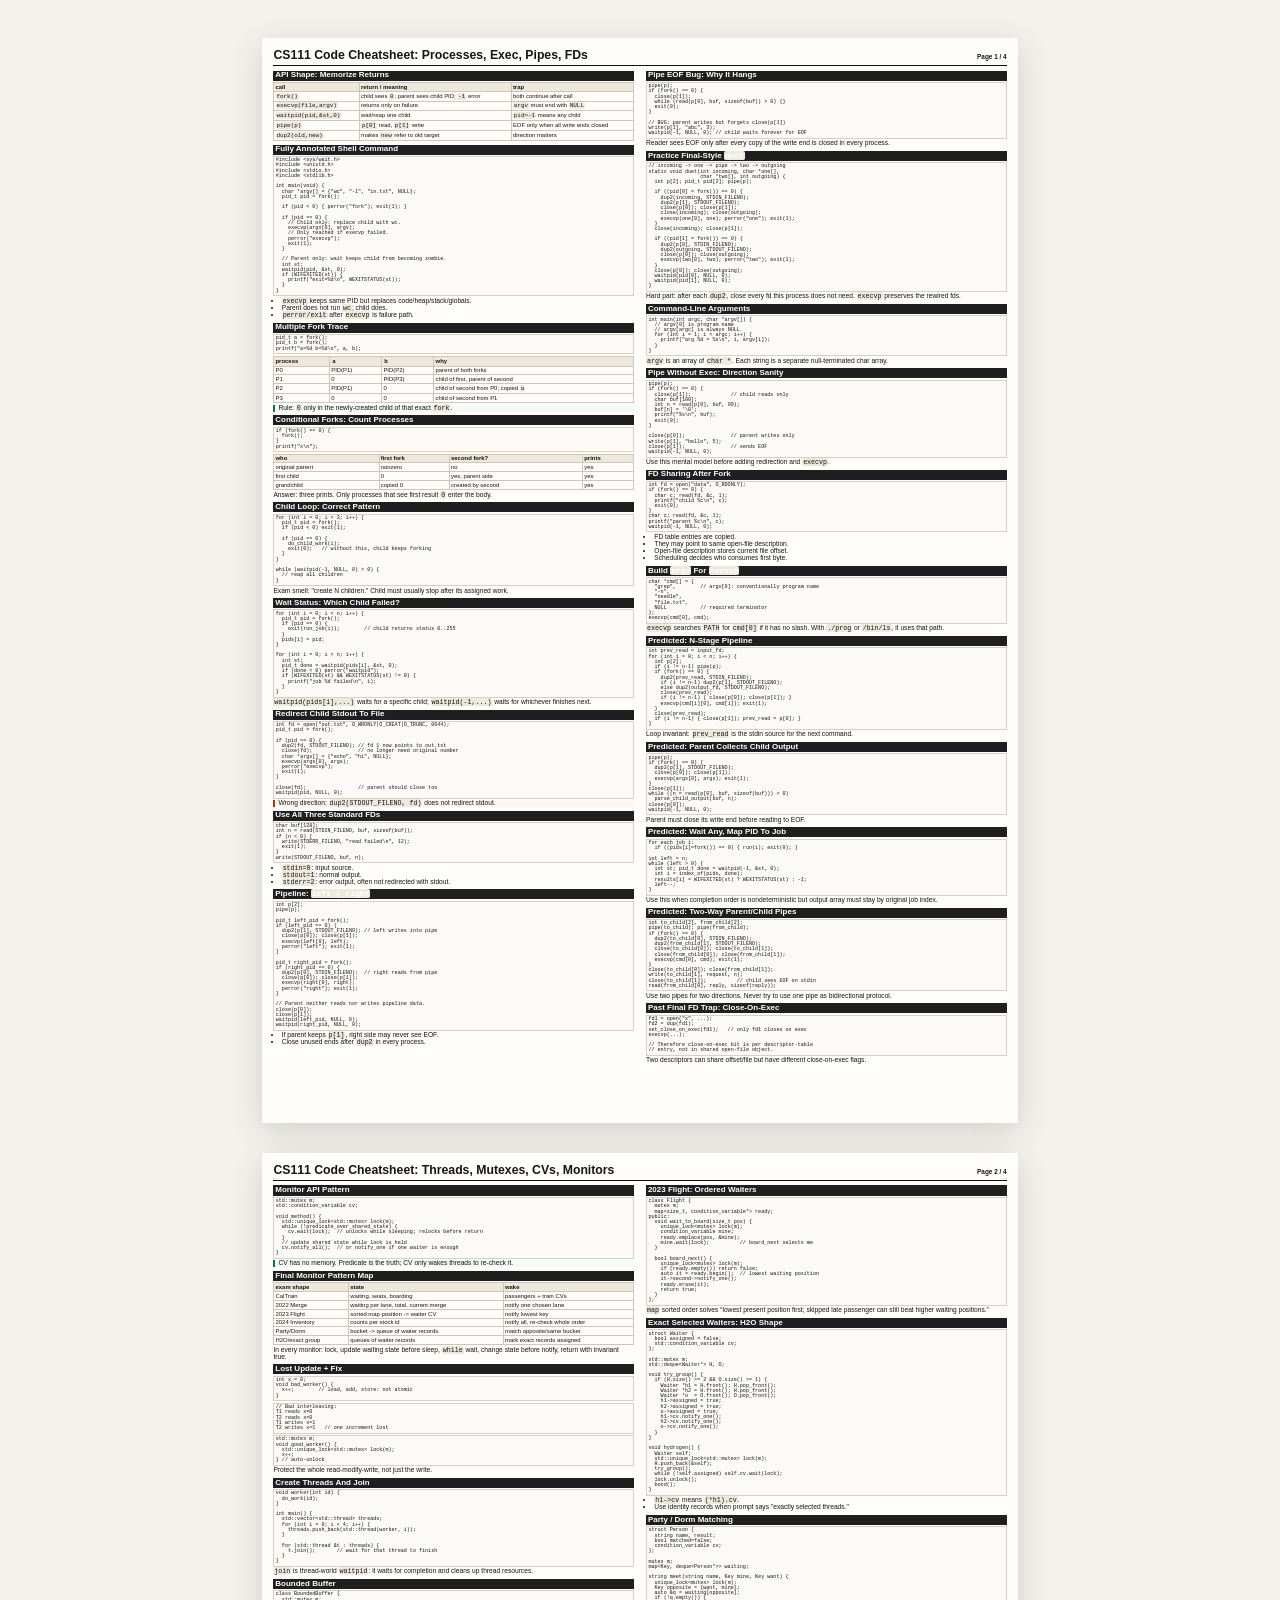
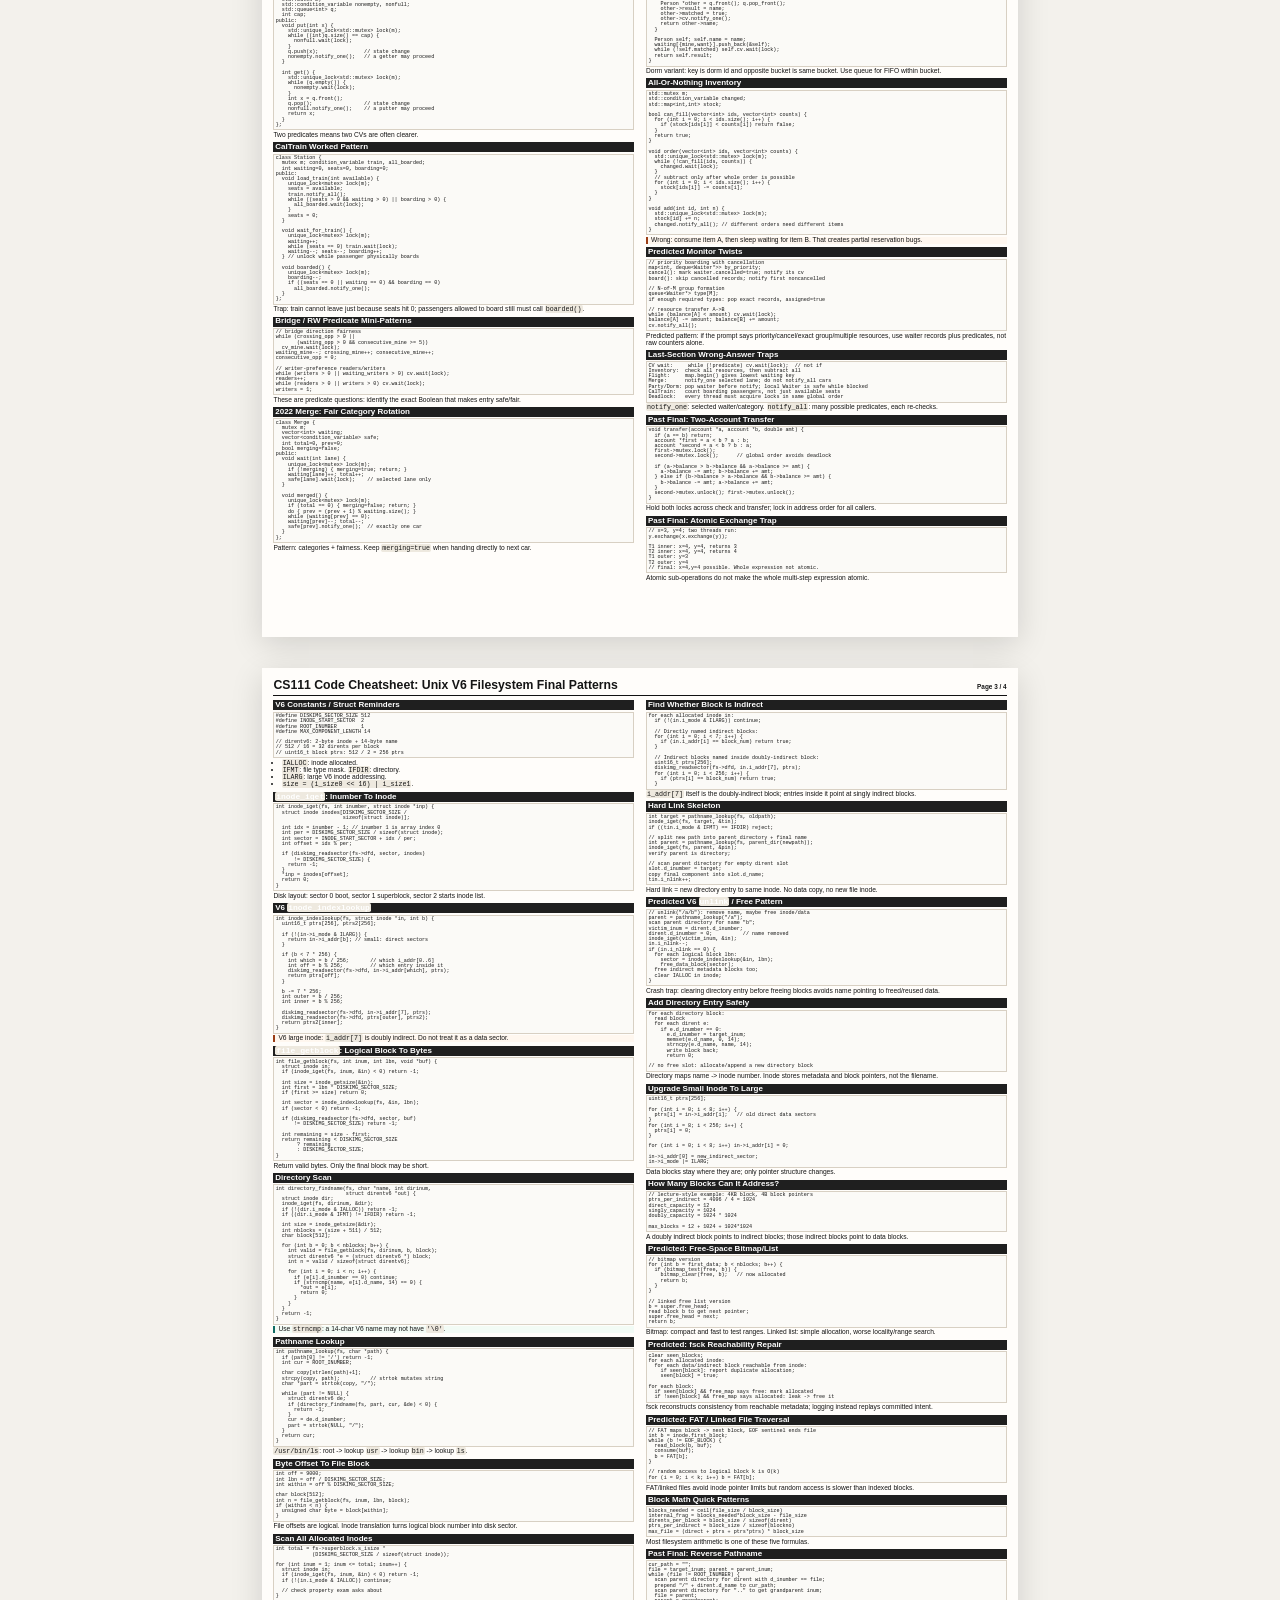
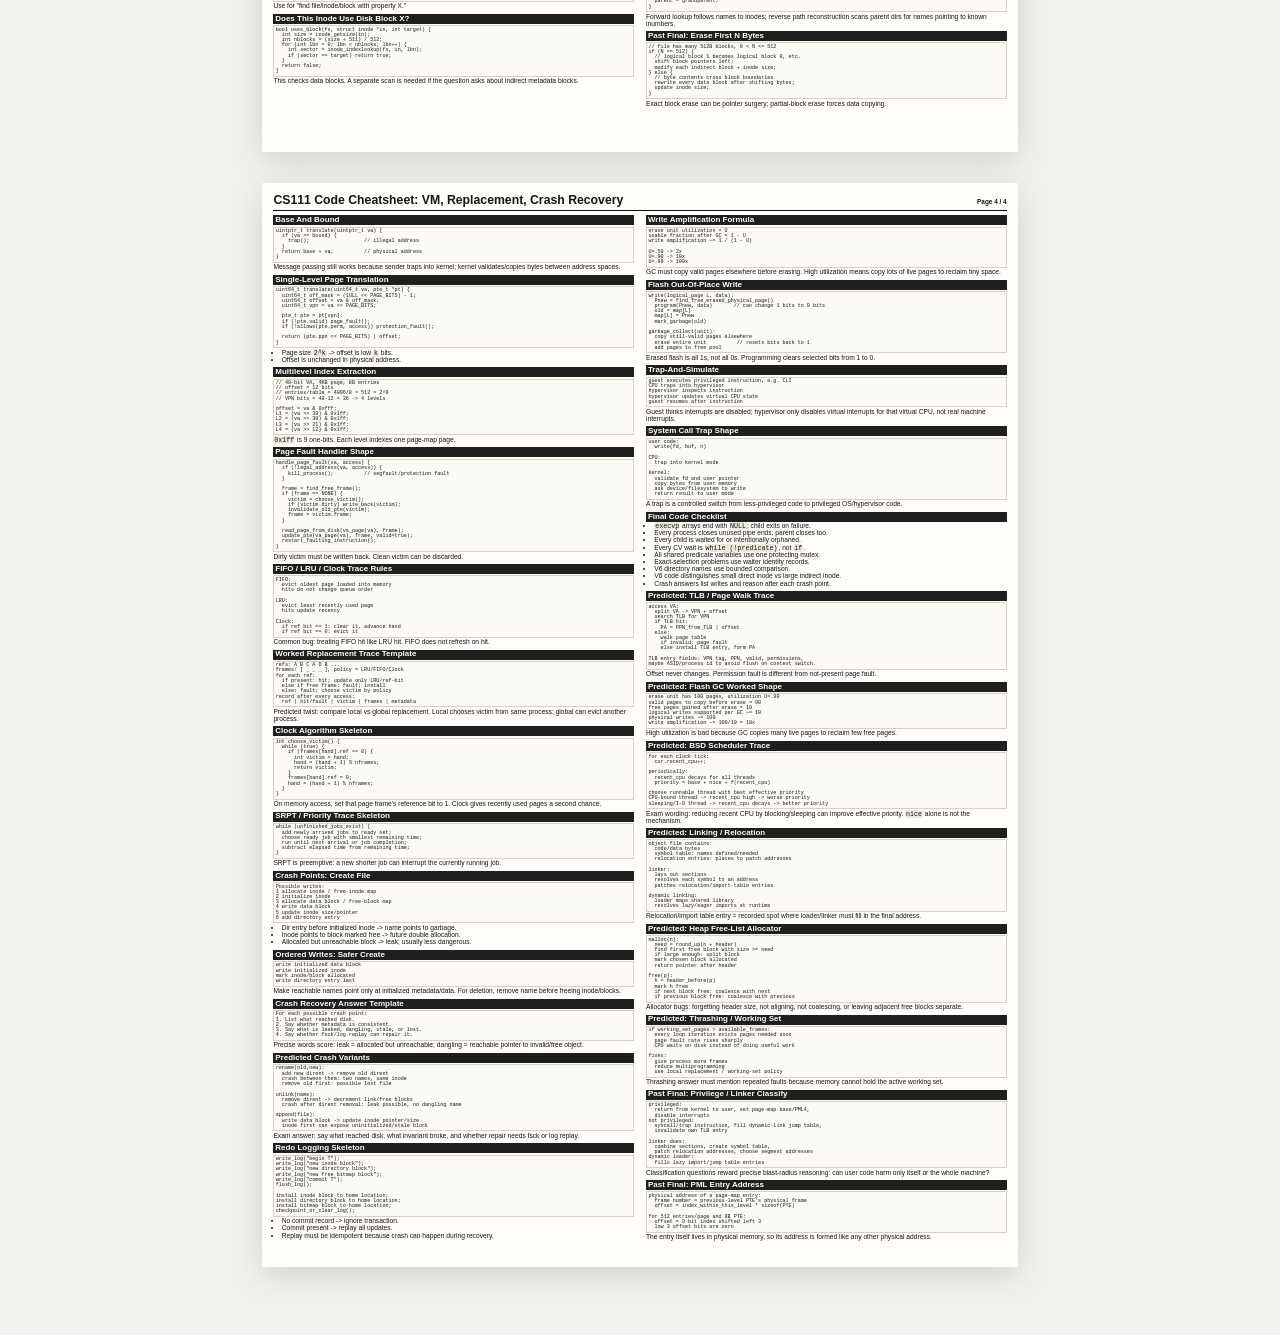
<file: CS111_4_PAGE_CODE_CHEATSHEET.html>
<!doctype html>
<html lang="en">
<head>
  <meta charset="utf-8">
  <meta name="viewport" content="width=device-width, initial-scale=1">
  <meta name="robots" content="noindex,nofollow,noarchive">
  <title>CS111 4-Page Code Cheatsheet</title>
  <style>
    @page { size: A4; margin: 5mm; }
    * { box-sizing: border-box; }
    html, body { margin: 0; padding: 0; background: #f3f1ec; color: #151515; }
    body { font-family: Arial, Helvetica, sans-serif; font-size: 5pt; line-height: 1.045; }
    .sheet { width: 200mm; height: 287mm; margin: 0 auto 8mm; padding: 3mm; background: #fffdfa; page-break-after: always; overflow: hidden; }
    .sheet:last-child { page-break-after: auto; }
    header { display: flex; justify-content: space-between; align-items: baseline; gap: 3mm; border-bottom: .35mm solid #111; margin-bottom: 1.2mm; padding-bottom: .8mm; }
    h1 { margin: 0; font-size: 9.2pt; line-height: 1.05; letter-spacing: 0; }
    .sub { font-size: 4.8pt; font-weight: 700; white-space: nowrap; }
    .cols { columns: 2; column-gap: 3.2mm; column-fill: auto; height: 275mm; }
    section { break-inside: avoid; page-break-inside: avoid; margin: 0 0 .95mm; }
    h2 { margin: 0 0 .34mm; padding: .22mm .5mm; background: #1f1f1f; color: #fff; font-size: 6pt; break-after: avoid; }
    h3 { margin: .5mm 0 .18mm; font-size: 5.35pt; border-bottom: .2mm solid #bbb; }
    p { margin: 0 0 .32mm; }
    ul, ol { margin: 0 0 .45mm 2.2mm; padding: 0; }
    li { margin: 0 0 .06mm; }
    code, pre { font-family: ui-monospace, SFMono-Regular, Menlo, Consolas, "Liberation Mono", monospace; }
    code { background: #eee9df; border-radius: .45mm; padding: 0 .25mm; }
    pre { margin: .25mm 0 .38mm; padding: .36mm; border: .2mm solid #d8d0c3; background: #fbfaf7; white-space: pre-wrap; font-size: 3.82pt; line-height: 1.025; }
    table { width: 100%; border-collapse: collapse; margin: .22mm 0 .45mm; font-size: 4.45pt; }
    th, td { border: .2mm solid #cec6b8; padding: .22mm .3mm; vertical-align: top; }
    th { background: #eee7dc; text-align: left; }
    .rule { border-left: .75mm solid #0f6b63; padding-left: .8mm; background: #f2fbf5; }
    .warn { border-left: .75mm solid #9b3d16; padding-left: .8mm; background: #fff7ef; }
    .mini { font-size: 4.75pt; }
    @media screen {
      body { padding: 10mm 0; }
      .sheet { box-shadow: 0 2mm 8mm rgba(0,0,0,.14); }
    }
  </style>
</head>
<body>

<article class="sheet">
  <header><h1>CS111 Code Cheatsheet: Processes, Exec, Pipes, FDs</h1><div class="sub">Page 1 / 4</div></header>
  <div class="cols">
    <section>
      <h2>API Shape: Memorize Returns</h2>
      <table>
        <tr><th>call</th><th>return / meaning</th><th>trap</th></tr>
        <tr><td><code>fork()</code></td><td>child sees <code>0</code>; parent sees child PID; <code>-1</code> error</td><td>both continue after call</td></tr>
        <tr><td><code>execvp(file,argv)</code></td><td>returns only on failure</td><td><code>argv</code> must end with <code>NULL</code></td></tr>
        <tr><td><code>waitpid(pid,&amp;st,0)</code></td><td>wait/reap one child</td><td><code>pid=-1</code> means any child</td></tr>
        <tr><td><code>pipe(p)</code></td><td><code>p[0]</code> read, <code>p[1]</code> write</td><td>EOF only when all write ends closed</td></tr>
        <tr><td><code>dup2(old,new)</code></td><td>makes <code>new</code> refer to old target</td><td>direction matters</td></tr>
      </table>
    </section>

    <section>
      <h2>Fully Annotated Shell Command</h2>
      <pre>#include &lt;sys/wait.h&gt;
#include &lt;unistd.h&gt;
#include &lt;stdio.h&gt;
#include &lt;stdlib.h&gt;

int main(void) {
  char *argv[] = {"wc", "-l", "in.txt", NULL};
  pid_t pid = fork();

  if (pid &lt; 0) { perror("fork"); exit(1); }

  if (pid == 0) {
    // Child only: replace child with wc.
    execvp(argv[0], argv);
    // Only reached if execvp failed.
    perror("execvp");
    exit(1);
  }

  // Parent only: wait keeps child from becoming zombie.
  int st;
  waitpid(pid, &amp;st, 0);
  if (WIFEXITED(st)) {
    printf("exit=%d\n", WEXITSTATUS(st));
  }
}</pre>
      <ul>
        <li><code>execvp</code> keeps same PID but replaces code/heap/stack/globals.</li>
        <li>Parent does not run <code>wc</code>; child does.</li>
        <li><code>perror/exit</code> after <code>execvp</code> is failure path.</li>
      </ul>
    </section>

    <section>
      <h2>Multiple Fork Trace</h2>
      <pre>pid_t a = fork();
pid_t b = fork();
printf("a=%d b=%d\n", a, b);</pre>
      <table>
        <tr><th>process</th><th><code>a</code></th><th><code>b</code></th><th>why</th></tr>
        <tr><td>P0</td><td>PID(P1)</td><td>PID(P2)</td><td>parent of both forks</td></tr>
        <tr><td>P1</td><td>0</td><td>PID(P3)</td><td>child of first, parent of second</td></tr>
        <tr><td>P2</td><td>PID(P1)</td><td>0</td><td>child of second from P0; copied <code>a</code></td></tr>
        <tr><td>P3</td><td>0</td><td>0</td><td>child of second from P1</td></tr>
      </table>
      <p class="rule">Rule: <code>0</code> only in the newly-created child of that exact <code>fork</code>.</p>
    </section>

    <section>
      <h2>Conditional Forks: Count Processes</h2>
      <pre>if (fork() == 0) {
  fork();
}
printf("x\n");</pre>
      <table>
        <tr><th>who</th><th>first fork</th><th>second fork?</th><th>prints</th></tr>
        <tr><td>original parent</td><td>nonzero</td><td>no</td><td>yes</td></tr>
        <tr><td>first child</td><td>0</td><td>yes, parent side</td><td>yes</td></tr>
        <tr><td>grandchild</td><td>copied 0</td><td>created by second</td><td>yes</td></tr>
      </table>
      <p>Answer: three prints. Only processes that see first result <code>0</code> enter the body.</p>
    </section>

    <section>
      <h2>Child Loop: Correct Pattern</h2>
      <pre>for (int i = 0; i &lt; 3; i++) {
  pid_t pid = fork();
  if (pid &lt; 0) exit(1);

  if (pid == 0) {
    do_child_work(i);
    exit(0);   // without this, child keeps forking
  }
}

while (waitpid(-1, NULL, 0) &gt; 0) {
  // reap all children
}</pre>
      <p>Exam smell: "create N children." Child must usually stop after its assigned work.</p>
    </section>

    <section>
      <h2>Wait Status: Which Child Failed?</h2>
      <pre>for (int i = 0; i &lt; n; i++) {
  pid_t pid = fork();
  if (pid == 0) {
    exit(run_job(i));        // child returns status 0..255
  }
  pids[i] = pid;
}

for (int i = 0; i &lt; n; i++) {
  int st;
  pid_t done = waitpid(pids[i], &amp;st, 0);
  if (done &lt; 0) perror("waitpid");
  if (WIFEXITED(st) &amp;&amp; WEXITSTATUS(st) != 0) {
    printf("job %d failed\n", i);
  }
}</pre>
      <p><code>waitpid(pids[i],...)</code> waits for a specific child; <code>waitpid(-1,...)</code> waits for whichever finishes next.</p>
    </section>

    <section>
      <h2>Redirect Child Stdout To File</h2>
      <pre>int fd = open("out.txt", O_WRONLY|O_CREAT|O_TRUNC, 0644);
pid_t pid = fork();

if (pid == 0) {
  dup2(fd, STDOUT_FILENO); // fd 1 now points to out.txt
  close(fd);               // no longer need original number
  char *args[] = {"echo", "hi", NULL};
  execvp(args[0], args);
  perror("execvp");
  exit(1);
}

close(fd);                 // parent should close too
waitpid(pid, NULL, 0);</pre>
      <p class="warn">Wrong direction: <code>dup2(STDOUT_FILENO, fd)</code> does not redirect stdout.</p>
    </section>

    <section>
      <h2>Use All Three Standard FDs</h2>
      <pre>char buf[128];
int n = read(STDIN_FILENO, buf, sizeof(buf));
if (n &lt; 0) {
  write(STDERR_FILENO, "read failed\n", 12);
  exit(1);
}
write(STDOUT_FILENO, buf, n);</pre>
      <ul>
        <li><code>stdin=0</code>: input source.</li>
        <li><code>stdout=1</code>: normal output.</li>
        <li><code>stderr=2</code>: error output, often not redirected with stdout.</li>
      </ul>
    </section>

    <section>
      <h2>Pipeline: <code>left | right</code></h2>
      <pre>int p[2];
pipe(p);

pid_t left_pid = fork();
if (left_pid == 0) {
  dup2(p[1], STDOUT_FILENO); // left writes into pipe
  close(p[0]); close(p[1]);
  execvp(left[0], left);
  perror("left"); exit(1);
}

pid_t right_pid = fork();
if (right_pid == 0) {
  dup2(p[0], STDIN_FILENO);  // right reads from pipe
  close(p[0]); close(p[1]);
  execvp(right[0], right);
  perror("right"); exit(1);
}

// Parent neither reads nor writes pipeline data.
close(p[0]);
close(p[1]);
waitpid(left_pid, NULL, 0);
waitpid(right_pid, NULL, 0);</pre>
      <ul>
        <li>If parent keeps <code>p[1]</code>, right side may never see EOF.</li>
        <li>Close unused ends after <code>dup2</code> in every process.</li>
      </ul>
    </section>

    <section>
      <h2>Pipe EOF Bug: Why It Hangs</h2>
      <pre>pipe(p);
if (fork() == 0) {
  close(p[1]);
  while (read(p[0], buf, sizeof(buf)) &gt; 0) {}
  exit(0);
}

// BUG: parent writes but forgets close(p[1])
write(p[1], "abc", 3);
waitpid(-1, NULL, 0); // child waits forever for EOF</pre>
      <p>Reader sees EOF only after every copy of the write end is closed in every process.</p>
    </section>

    <section>
      <h2>Practice Final-Style <code>duet</code></h2>
      <pre>// incoming -> one -> pipe -> two -> outgoing
static void duet(int incoming, char *one[],
                 char *two[], int outgoing) {
  int p[2]; pid_t pid[2]; pipe(p);

  if ((pid[0] = fork()) == 0) {
    dup2(incoming, STDIN_FILENO);
    dup2(p[1], STDOUT_FILENO);
    close(p[0]); close(p[1]);
    close(incoming); close(outgoing);
    execvp(one[0], one); perror("one"); exit(1);
  }
  close(incoming); close(p[1]);

  if ((pid[1] = fork()) == 0) {
    dup2(p[0], STDIN_FILENO);
    dup2(outgoing, STDOUT_FILENO);
    close(p[0]); close(outgoing);
    execvp(two[0], two); perror("two"); exit(1);
  }
  close(p[0]); close(outgoing);
  waitpid(pid[0], NULL, 0);
  waitpid(pid[1], NULL, 0);
}</pre>
      <p>Hard part: after each <code>dup2</code>, close every fd this process does not need. <code>execvp</code> preserves the rewired fds.</p>
    </section>

    <section>
      <h2>Command-Line Arguments</h2>
      <pre>int main(int argc, char *argv[]) {
  // argv[0] is program name
  // argv[argc] is always NULL
  for (int i = 1; i &lt; argc; i++) {
    printf("arg %d = %s\n", i, argv[i]);
  }
}</pre>
      <p><code>argv</code> is an array of <code>char *</code>. Each string is a separate null-terminated char array.</p>
    </section>

    <section>
      <h2>Pipe Without Exec: Direction Sanity</h2>
      <pre>pipe(p);
if (fork() == 0) {
  close(p[1]);             // child reads only
  char buf[100];
  int n = read(p[0], buf, 99);
  buf[n] = '\0';
  printf("%s\n", buf);
  exit(0);
}

close(p[0]);               // parent writes only
write(p[1], "hello", 5);
close(p[1]);               // sends EOF
waitpid(-1, NULL, 0);</pre>
      <p>Use this mental model before adding redirection and <code>execvp</code>.</p>
    </section>

    <section>
      <h2>FD Sharing After Fork</h2>
      <pre>int fd = open("data", O_RDONLY);
if (fork() == 0) {
  char c; read(fd, &amp;c, 1);
  printf("child %c\n", c);
  exit(0);
}
char c; read(fd, &amp;c, 1);
printf("parent %c\n", c);
waitpid(-1, NULL, 0);</pre>
      <ul>
        <li>FD table entries are copied.</li>
        <li>They may point to same open-file description.</li>
        <li>Open-file description stores current file offset.</li>
        <li>Scheduling decides who consumes first byte.</li>
      </ul>
    </section>

    <section>
      <h2>Build <code>argv</code> For <code>execvp</code></h2>
      <pre>char *cmd[] = {
  "grep",        // argv[0]: conventionally program name
  "-n",
  "needle",
  "file.txt",
  NULL           // required terminator
};
execvp(cmd[0], cmd);</pre>
      <p><code>execvp</code> searches <code>PATH</code> for <code>cmd[0]</code> if it has no slash. With <code>./prog</code> or <code>/bin/ls</code>, it uses that path.</p>
    </section>

    <section>
      <h2>Predicted: N-Stage Pipeline</h2>
      <pre>int prev_read = input_fd;
for (int i = 0; i &lt; n; i++) {
  int p[2];
  if (i != n-1) pipe(p);
  if (fork() == 0) {
    dup2(prev_read, STDIN_FILENO);
    if (i != n-1) dup2(p[1], STDOUT_FILENO);
    else dup2(output_fd, STDOUT_FILENO);
    close(prev_read);
    if (i != n-1) { close(p[0]); close(p[1]); }
    execvp(cmd[i][0], cmd[i]); exit(1);
  }
  close(prev_read);
  if (i != n-1) { close(p[1]); prev_read = p[0]; }
}</pre>
      <p>Loop invariant: <code>prev_read</code> is the stdin source for the next command.</p>
    </section>

    <section>
      <h2>Predicted: Parent Collects Child Output</h2>
      <pre>pipe(p);
if (fork() == 0) {
  dup2(p[1], STDOUT_FILENO);
  close(p[0]); close(p[1]);
  execvp(args[0], args); exit(1);
}
close(p[1]);
while ((n = read(p[0], buf, sizeof(buf))) &gt; 0)
  parse_child_output(buf, n);
close(p[0]);
waitpid(-1, NULL, 0);</pre>
      <p>Parent must close its write end before reading to EOF.</p>
    </section>

    <section>
      <h2>Predicted: Wait Any, Map PID To Job</h2>
      <pre>for each job i:
  if ((pids[i]=fork()) == 0) { run(i); exit(0); }

int left = n;
while (left &gt; 0) {
  int st; pid_t done = waitpid(-1, &amp;st, 0);
  int i = index_of(pids, done);
  results[i] = WIFEXITED(st) ? WEXITSTATUS(st) : -1;
  left--;
}</pre>
      <p>Use this when completion order is nondeterministic but output array must stay by original job index.</p>
    </section>

    <section>
      <h2>Predicted: Two-Way Parent/Child Pipes</h2>
      <pre>int to_child[2], from_child[2];
pipe(to_child); pipe(from_child);
if (fork() == 0) {
  dup2(to_child[0], STDIN_FILENO);
  dup2(from_child[1], STDOUT_FILENO);
  close(to_child[0]); close(to_child[1]);
  close(from_child[0]); close(from_child[1]);
  execvp(cmd[0], cmd); exit(1);
}
close(to_child[0]); close(from_child[1]);
write(to_child[1], request, n);
close(to_child[1]);          // child sees EOF on stdin
read(from_child[0], reply, sizeof(reply));</pre>
      <p>Use two pipes for two directions. Never try to use one pipe as bidirectional protocol.</p>
    </section>

    <section>
      <h2>Past Final FD Trap: Close-On-Exec</h2>
      <pre>fd1 = open("x", ...);
fd2 = dup(fd1);
set_close_on_exec(fd1);   // only fd1 closes on exec
execvp(...);

// Therefore close-on-exec bit is per descriptor-table
// entry, not in shared open-file object.</pre>
      <p>Two descriptors can share offset/file but have different close-on-exec flags.</p>
    </section>
  </div>
</article>

<article class="sheet">
  <header><h1>CS111 Code Cheatsheet: Threads, Mutexes, CVs, Monitors</h1><div class="sub">Page 2 / 4</div></header>
  <div class="cols">
    <section>
      <h2>Monitor API Pattern</h2>
      <pre>std::mutex m;
std::condition_variable cv;

void method() {
  std::unique_lock&lt;std::mutex&gt; lock(m);
  while (!predicate_over_shared_state) {
    cv.wait(lock);  // unlocks while sleeping; relocks before return
  }
  // update shared state while lock is held
  cv.notify_all();  // or notify_one if one waiter is enough
}</pre>
      <p class="rule">CV has no memory. Predicate is the truth; CV only wakes threads to re-check it.</p>
    </section>

    <section>
      <h2>Final Monitor Pattern Map</h2>
      <table>
        <tr><th>exam shape</th><th>state</th><th>wake</th></tr>
        <tr><td>CalTrain</td><td>waiting, seats, boarding</td><td>passengers + train CVs</td></tr>
        <tr><td>2022 Merge</td><td>waiting per lane, total, current merge</td><td>notify one chosen lane</td></tr>
        <tr><td>2023 Flight</td><td>sorted map position -> waiter CV</td><td>notify lowest key</td></tr>
        <tr><td>2024 Inventory</td><td>counts per stock id</td><td>notify all, re-check whole order</td></tr>
        <tr><td>Party/Dorm</td><td>bucket -> queue of waiter records</td><td>match opposite/same bucket</td></tr>
        <tr><td>H2O/exact group</td><td>queues of waiter records</td><td>mark exact records assigned</td></tr>
      </table>
      <p>In every monitor: lock, update waiting state before sleep, <code>while</code> wait, change state before notify, return with invariant true.</p>
    </section>

    <section>
      <h2>Lost Update + Fix</h2>
      <pre>int x = 0;
void bad_worker() {
  x++;        // load, add, store: not atomic
}</pre>
      <pre>// Bad interleaving:
T1 reads x=0
T2 reads x=0
T1 writes x=1
T2 writes x=1   // one increment lost</pre>
      <pre>std::mutex m;
void good_worker() {
  std::unique_lock&lt;std::mutex&gt; lock(m);
  x++;
} // auto-unlock</pre>
      <p>Protect the whole read-modify-write, not just the write.</p>
    </section>

    <section>
      <h2>Create Threads And Join</h2>
      <pre>void worker(int id) {
  do_work(id);
}

int main() {
  std::vector&lt;std::thread&gt; threads;
  for (int i = 0; i &lt; 4; i++) {
    threads.push_back(std::thread(worker, i));
  }

  for (std::thread &amp;t : threads) {
    t.join();       // wait for that thread to finish
  }
}</pre>
      <p><code>join</code> is thread-world <code>waitpid</code>: it waits for completion and cleans up thread resources.</p>
    </section>

    <section>
      <h2>Bounded Buffer</h2>
      <pre>class BoundedBuffer {
  std::mutex m;
  std::condition_variable nonempty, nonfull;
  std::queue&lt;int&gt; q;
  int cap;
public:
  void put(int x) {
    std::unique_lock&lt;std::mutex&gt; lock(m);
    while ((int)q.size() == cap) {
      nonfull.wait(lock);
    }
    q.push(x);               // state change
    nonempty.notify_one();   // a getter may proceed
  }

  int get() {
    std::unique_lock&lt;std::mutex&gt; lock(m);
    while (q.empty()) {
      nonempty.wait(lock);
    }
    int x = q.front();
    q.pop();                 // state change
    nonfull.notify_one();    // a putter may proceed
    return x;
  }
};</pre>
      <p>Two predicates means two CVs are often clearer.</p>
    </section>

    <section>
      <h2>CalTrain Worked Pattern</h2>
      <pre>class Station {
  mutex m; condition_variable train, all_boarded;
  int waiting=0, seats=0, boarding=0;
public:
  void load_train(int available) {
    unique_lock&lt;mutex&gt; lock(m);
    seats = available;
    train.notify_all();
    while ((seats &gt; 0 &amp;&amp; waiting &gt; 0) || boarding &gt; 0) {
      all_boarded.wait(lock);
    }
    seats = 0;
  }

  void wait_for_train() {
    unique_lock&lt;mutex&gt; lock(m);
    waiting++;
    while (seats == 0) train.wait(lock);
    waiting--; seats--; boarding++;
  } // unlock while passenger physically boards

  void boarded() {
    unique_lock&lt;mutex&gt; lock(m);
    boarding--;
    if ((seats == 0 || waiting == 0) &amp;&amp; boarding == 0)
      all_boarded.notify_one();
  }
};</pre>
      <p>Trap: train cannot leave just because seats hit 0; passengers allowed to board still must call <code>boarded()</code>.</p>
    </section>

    <section>
      <h2>Bridge / RW Predicate Mini-Patterns</h2>
      <pre>// bridge direction fairness
while (crossing_opp &gt; 0 ||
       (waiting_opp &gt; 0 &amp;&amp; consecutive_mine &gt;= 5))
  cv_mine.wait(lock);
waiting_mine--; crossing_mine++; consecutive_mine++;
consecutive_opp = 0;

// writer-preference readers/writers
while (writers &gt; 0 || waiting_writers &gt; 0) cv.wait(lock);
readers++;
while (readers &gt; 0 || writers &gt; 0) cv.wait(lock);
writers = 1;</pre>
      <p>These are predicate questions: identify the exact Boolean that makes entry safe/fair.</p>
    </section>

    <section>
      <h2>2022 Merge: Fair Category Rotation</h2>
      <pre>class Merge {
  mutex m;
  vector&lt;int&gt; waiting;
  vector&lt;condition_variable&gt; safe;
  int total=0, prev=0;
  bool merging=false;
public:
  void wait(int lane) {
    unique_lock&lt;mutex&gt; lock(m);
    if (!merging) { merging=true; return; }
    waiting[lane]++; total++;
    safe[lane].wait(lock);    // selected lane only
  }

  void merged() {
    unique_lock&lt;mutex&gt; lock(m);
    if (total == 0) { merging=false; return; }
    do { prev = (prev + 1) % waiting.size(); }
    while (waiting[prev] == 0);
    waiting[prev]--; total--;
    safe[prev].notify_one();  // exactly one car
  }
};</pre>
      <p>Pattern: categories + fairness. Keep <code>merging=true</code> when handing directly to next car.</p>
    </section>

    <section>
      <h2>2023 Flight: Ordered Waiters</h2>
      <pre>class Flight {
  mutex m;
  map&lt;size_t, condition_variable*&gt; ready;
public:
  void wait_to_board(size_t pos) {
    unique_lock&lt;mutex&gt; lock(m);
    condition_variable mine;
    ready.emplace(pos, &amp;mine);
    mine.wait(lock);          // board_next selects me
  }

  bool board_next() {
    unique_lock&lt;mutex&gt; lock(m);
    if (ready.empty()) return false;
    auto it = ready.begin();  // lowest waiting position
    it-&gt;second-&gt;notify_one();
    ready.erase(it);
    return true;
  }
};</pre>
      <p><code>map</code> sorted order solves “lowest present position first; skipped late passenger can still beat higher waiting positions.”</p>
    </section>

    <section>
      <h2>Exact Selected Waiters: H2O Shape</h2>
      <pre>struct Waiter {
  bool assigned = false;
  std::condition_variable cv;
};

std::mutex m;
std::deque&lt;Waiter*&gt; H, O;

void try_group() {
  if (H.size() &gt;= 2 &amp;&amp; O.size() &gt;= 1) {
    Waiter *h1 = H.front(); H.pop_front();
    Waiter *h2 = H.front(); H.pop_front();
    Waiter *o  = O.front(); O.pop_front();
    h1-&gt;assigned = true;
    h2-&gt;assigned = true;
    o-&gt;assigned = true;
    h1-&gt;cv.notify_one();
    h2-&gt;cv.notify_one();
    o-&gt;cv.notify_one();
  }
}

void hydrogen() {
  Waiter self;
  std::unique_lock&lt;std::mutex&gt; lock(m);
  H.push_back(&amp;self);
  try_group();
  while (!self.assigned) self.cv.wait(lock);
  lock.unlock();
  bond();
}</pre>
      <ul>
        <li><code>h1-&gt;cv</code> means <code>(*h1).cv</code>.</li>
        <li>Use identity records when prompt says "exactly selected threads."</li>
      </ul>
    </section>

    <section>
      <h2>Party / Dorm Matching</h2>
      <pre>struct Person {
  string name, result;
  bool matched=false;
  condition_variable cv;
};

mutex m;
map&lt;Key, deque&lt;Person*&gt;&gt; waiting;

string meet(string name, Key mine, Key want) {
  unique_lock&lt;mutex&gt; lock(m);
  Key opposite = {want, mine};
  auto &amp;q = waiting[opposite];
  if (!q.empty()) {
    Person *other = q.front(); q.pop_front();
    other-&gt;result = name;
    other-&gt;matched = true;
    other-&gt;cv.notify_one();
    return other-&gt;name;
  }

  Person self; self.name = name;
  waiting[{mine,want}].push_back(&amp;self);
  while (!self.matched) self.cv.wait(lock);
  return self.result;
}</pre>
      <p>Dorm variant: key is dorm id and opposite bucket is same bucket. Use queue for FIFO within bucket.</p>
    </section>

    <section>
      <h2>All-Or-Nothing Inventory</h2>
      <pre>std::mutex m;
std::condition_variable changed;
std::map&lt;int,int&gt; stock;

bool can_fill(vector&lt;int&gt; ids, vector&lt;int&gt; counts) {
  for (int i = 0; i &lt; ids.size(); i++) {
    if (stock[ids[i]] &lt; counts[i]) return false;
  }
  return true;
}

void order(vector&lt;int&gt; ids, vector&lt;int&gt; counts) {
  std::unique_lock&lt;std::mutex&gt; lock(m);
  while (!can_fill(ids, counts)) {
    changed.wait(lock);
  }
  // subtract only after whole order is possible
  for (int i = 0; i &lt; ids.size(); i++) {
    stock[ids[i]] -= counts[i];
  }
}

void add(int id, int n) {
  std::unique_lock&lt;std::mutex&gt; lock(m);
  stock[id] += n;
  changed.notify_all(); // different orders need different items
}</pre>
      <p class="warn">Wrong: consume item A, then sleep waiting for item B. That creates partial reservation bugs.</p>
    </section>

    <section>
      <h2>Predicted Monitor Twists</h2>
      <pre>// priority boarding with cancellation
map&lt;int, deque&lt;Waiter*&gt;&gt; by_priority;
cancel(): mark waiter.cancelled=true; notify its cv
board(): skip cancelled records; notify first noncancelled

// N-of-M group formation
queue&lt;Waiter*&gt; type[M];
if enough required types: pop exact records, assigned=true

// resource transfer A->B
while (balance[A] &lt; amount) cv.wait(lock);
balance[A] -= amount; balance[B] += amount;
cv.notify_all();</pre>
      <p>Predicted pattern: if the prompt says priority/cancel/exact group/multiple resources, use waiter records plus predicates, not raw counters alone.</p>
    </section>

    <section>
      <h2>Last-Section Wrong-Answer Traps</h2>
      <pre>CV wait:     while (!predicate) cv.wait(lock);  // not if
Inventory:  check all resources, then subtract all
Flight:     map.begin() gives lowest waiting key
Merge:      notify_one selected lane; do not notify_all cars
Party/Dorm: pop waiter before notify; local Waiter is safe while blocked
CalTrain:   count boarding passengers, not just available seats
Deadlock:   every thread must acquire locks in same global order</pre>
      <p><code>notify_one</code>: selected waiter/category. <code>notify_all</code>: many possible predicates, each re-checks.</p>
    </section>

    <section>
      <h2>Past Final: Two-Account Transfer</h2>
      <pre>void transfer(account *a, account *b, double amt) {
  if (a == b) return;
  account *first = a &lt; b ? a : b;
  account *second = a &lt; b ? b : a;
  first-&gt;mutex.lock();
  second-&gt;mutex.lock();      // global order avoids deadlock

  if (a-&gt;balance &gt; b-&gt;balance &amp;&amp; a-&gt;balance &gt;= amt) {
    a-&gt;balance -= amt; b-&gt;balance += amt;
  } else if (b-&gt;balance &gt; a-&gt;balance &amp;&amp; b-&gt;balance &gt;= amt) {
    b-&gt;balance -= amt; a-&gt;balance += amt;
  }
  second-&gt;mutex.unlock(); first-&gt;mutex.unlock();
}</pre>
      <p>Hold both locks across check and transfer; lock in address order for all callers.</p>
    </section>

    <section>
      <h2>Past Final: Atomic Exchange Trap</h2>
      <pre>// x=3, y=4; two threads run:
y.exchange(x.exchange(y));

T1 inner: x=4, y=4, returns 3
T2 inner: x=4, y=4, returns 4
T1 outer: y=3
T2 outer: y=4
// final: x=4,y=4 possible. Whole expression not atomic.</pre>
      <p>Atomic sub-operations do not make the whole multi-step expression atomic.</p>
    </section>
  </div>
</article>

<article class="sheet">
  <header><h1>CS111 Code Cheatsheet: Unix V6 Filesystem Final Patterns</h1><div class="sub">Page 3 / 4</div></header>
  <div class="cols">
    <section>
      <h2>V6 Constants / Struct Reminders</h2>
      <pre>#define DISKIMG_SECTOR_SIZE 512
#define INODE_START_SECTOR  2
#define ROOT_INUMBER        1
#define MAX_COMPONENT_LENGTH 14

// direntv6: 2-byte inode + 14-byte name
// 512 / 16 = 32 dirents per block
// uint16_t block ptrs: 512 / 2 = 256 ptrs</pre>
      <ul>
        <li><code>IALLOC</code>: inode allocated.</li>
        <li><code>IFMT</code>: file type mask. <code>IFDIR</code>: directory.</li>
        <li><code>ILARG</code>: large V6 inode addressing.</li>
        <li><code>size = (i_size0 &lt;&lt; 16) | i_size1</code>.</li>
      </ul>
    </section>

    <section>
      <h2><code>inode_iget</code>: Inumber To Inode</h2>
      <pre>int inode_iget(fs, int inumber, struct inode *inp) {
  struct inode inodes[DISKIMG_SECTOR_SIZE /
                      sizeof(struct inode)];

  int idx = inumber - 1; // inumber 1 is array index 0
  int per = DISKIMG_SECTOR_SIZE / sizeof(struct inode);
  int sector = INODE_START_SECTOR + idx / per;
  int offset = idx % per;

  if (diskimg_readsector(fs-&gt;dfd, sector, inodes)
      != DISKIMG_SECTOR_SIZE) {
    return -1;
  }
  *inp = inodes[offset];
  return 0;
}</pre>
      <p>Disk layout: sector 0 boot, sector 1 superblock, sector 2 starts inode list.</p>
    </section>

    <section>
      <h2>V6 <code>inode_indexlookup</code></h2>
      <pre>int inode_indexlookup(fs, struct inode *in, int b) {
  uint16_t ptrs[256], ptrs2[256];

  if (!(in-&gt;i_mode &amp; ILARG)) {
    return in-&gt;i_addr[b]; // small: direct sectors
  }

  if (b &lt; 7 * 256) {
    int which = b / 256;       // which i_addr[0..6]
    int off = b % 256;         // which entry inside it
    diskimg_readsector(fs-&gt;dfd, in-&gt;i_addr[which], ptrs);
    return ptrs[off];
  }

  b -= 7 * 256;
  int outer = b / 256;
  int inner = b % 256;

  diskimg_readsector(fs-&gt;dfd, in-&gt;i_addr[7], ptrs);
  diskimg_readsector(fs-&gt;dfd, ptrs[outer], ptrs2);
  return ptrs2[inner];
}</pre>
      <p class="warn">V6 large inode: <code>i_addr[7]</code> is doubly indirect. Do not treat it as a data sector.</p>
    </section>

    <section>
      <h2><code>file_getblock</code>: Logical Block To Bytes</h2>
      <pre>int file_getblock(fs, int inum, int lbn, void *buf) {
  struct inode in;
  if (inode_iget(fs, inum, &amp;in) &lt; 0) return -1;

  int size = inode_getsize(&amp;in);
  int first = lbn * DISKIMG_SECTOR_SIZE;
  if (first &gt;= size) return 0;

  int sector = inode_indexlookup(fs, &amp;in, lbn);
  if (sector &lt; 0) return -1;

  if (diskimg_readsector(fs-&gt;dfd, sector, buf)
      != DISKIMG_SECTOR_SIZE) return -1;

  int remaining = size - first;
  return remaining &lt; DISKIMG_SECTOR_SIZE
       ? remaining
       : DISKIMG_SECTOR_SIZE;
}</pre>
      <p>Return valid bytes. Only the final block may be short.</p>
    </section>

    <section>
      <h2>Directory Scan</h2>
      <pre>int directory_findname(fs, char *name, int dirinum,
                       struct direntv6 *out) {
  struct inode dir;
  inode_iget(fs, dirinum, &amp;dir);
  if (!(dir.i_mode &amp; IALLOC)) return -1;
  if ((dir.i_mode &amp; IFMT) != IFDIR) return -1;

  int size = inode_getsize(&amp;dir);
  int nblocks = (size + 511) / 512;
  char block[512];

  for (int b = 0; b &lt; nblocks; b++) {
    int valid = file_getblock(fs, dirinum, b, block);
    struct direntv6 *e = (struct direntv6 *) block;
    int n = valid / sizeof(struct direntv6);

    for (int i = 0; i &lt; n; i++) {
      if (e[i].d_inumber == 0) continue;
      if (strncmp(name, e[i].d_name, 14) == 0) {
        *out = e[i];
        return 0;
      }
    }
  }
  return -1;
}</pre>
      <p class="rule">Use <code>strncmp</code>: a 14-char V6 name may not have <code>'\0'</code>.</p>
    </section>

    <section>
      <h2>Pathname Lookup</h2>
      <pre>int pathname_lookup(fs, char *path) {
  if (path[0] != '/') return -1;
  int cur = ROOT_INUMBER;

  char copy[strlen(path)+1];
  strcpy(copy, path);          // strtok mutates string
  char *part = strtok(copy, "/");

  while (part != NULL) {
    struct direntv6 de;
    if (directory_findname(fs, part, cur, &amp;de) &lt; 0) {
      return -1;
    }
    cur = de.d_inumber;
    part = strtok(NULL, "/");
  }
  return cur;
}</pre>
      <p><code>/usr/bin/ls</code>: root -> lookup <code>usr</code> -> lookup <code>bin</code> -> lookup <code>ls</code>.</p>
    </section>

    <section>
      <h2>Byte Offset To File Block</h2>
      <pre>int off = 9000;
int lbn = off / DISKIMG_SECTOR_SIZE;
int within = off % DISKIMG_SECTOR_SIZE;

char block[512];
int n = file_getblock(fs, inum, lbn, block);
if (within &lt; n) {
  unsigned char byte = block[within];
}</pre>
      <p>File offsets are logical. Inode translation turns logical block number into disk sector.</p>
    </section>

    <section>
      <h2>Scan All Allocated Inodes</h2>
      <pre>int total = fs-&gt;superblock.s_isize *
            (DISKIMG_SECTOR_SIZE / sizeof(struct inode));

for (int inum = 1; inum &lt;= total; inum++) {
  struct inode in;
  if (inode_iget(fs, inum, &amp;in) &lt; 0) return -1;
  if (!(in.i_mode &amp; IALLOC)) continue;

  // check property exam asks about
}</pre>
      <p>Use for "find file/inode/block with property X."</p>
    </section>

    <section>
      <h2>Does This Inode Use Disk Block X?</h2>
      <pre>bool uses_block(fs, struct inode *in, int target) {
  int size = inode_getsize(in);
  int nblocks = (size + 511) / 512;
  for (int lbn = 0; lbn &lt; nblocks; lbn++) {
    int sector = inode_indexlookup(fs, in, lbn);
    if (sector == target) return true;
  }
  return false;
}</pre>
      <p>This checks data blocks. A separate scan is needed if the question asks about indirect metadata blocks.</p>
    </section>

    <section>
      <h2>Find Whether Block Is Indirect</h2>
      <pre>for each allocated inode in:
  if (!(in.i_mode &amp; ILARG)) continue;

  // Directly named indirect blocks:
  for (int i = 0; i &lt; 7; i++) {
    if (in.i_addr[i] == block_num) return true;
  }

  // Indirect blocks named inside doubly-indirect block:
  uint16_t ptrs[256];
  diskimg_readsector(fs-&gt;dfd, in.i_addr[7], ptrs);
  for (int i = 0; i &lt; 256; i++) {
    if (ptrs[i] == block_num) return true;
  }</pre>
      <p><code>i_addr[7]</code> itself is the doubly-indirect block; entries inside it point at singly indirect blocks.</p>
    </section>

    <section>
      <h2>Hard Link Skeleton</h2>
      <pre>int target = pathname_lookup(fs, oldpath);
inode_iget(fs, target, &amp;tin);
if ((tin.i_mode &amp; IFMT) == IFDIR) reject;

// split new path into parent directory + final name
int parent = pathname_lookup(fs, parent_dir(newpath));
inode_iget(fs, parent, &amp;pin);
verify parent is directory;

// scan parent directory for empty dirent slot
slot.d_inumber = target;
copy final component into slot.d_name;
tin.i_nlink++;</pre>
      <p>Hard link = new directory entry to same inode. No data copy, no new file inode.</p>
    </section>

    <section>
      <h2>Predicted V6 <code>unlink</code> / Free Pattern</h2>
      <pre>// unlink("/a/b"): remove name, maybe free inode/data
parent = pathname_lookup("/a");
scan parent directory for name "b";
victim_inum = dirent.d_inumber;
dirent.d_inumber = 0;          // name removed
inode_iget(victim_inum, &amp;in);
in.i_nlink--;
if (in.i_nlink == 0) {
  for each logical block lbn:
    sector = inode_indexlookup(&amp;in, lbn);
    free_data_block(sector);
  free indirect metadata blocks too;
  clear IALLOC in inode;
}</pre>
      <p>Crash trap: clearing directory entry before freeing blocks avoids name pointing to freed/reused data.</p>
    </section>

    <section>
      <h2>Add Directory Entry Safely</h2>
      <pre>for each directory block:
  read block
  for each dirent e:
    if e.d_inumber == 0:
      e.d_inumber = target_inum;
      memset(e.d_name, 0, 14);
      strncpy(e.d_name, name, 14);
      write block back;
      return 0;

// no free slot: allocate/append a new directory block</pre>
      <p>Directory maps name -> inode number. Inode stores metadata and block pointers, not the filename.</p>
    </section>

    <section>
      <h2>Upgrade Small Inode To Large</h2>
      <pre>uint16_t ptrs[256];

for (int i = 0; i &lt; 8; i++) {
  ptrs[i] = in-&gt;i_addr[i];   // old direct data sectors
}
for (int i = 8; i &lt; 256; i++) {
  ptrs[i] = 0;
}

for (int i = 0; i &lt; 8; i++) in-&gt;i_addr[i] = 0;

in-&gt;i_addr[0] = new_indirect_sector;
in-&gt;i_mode |= ILARG;</pre>
      <p>Data blocks stay where they are; only pointer structure changes.</p>
    </section>

    <section>
      <h2>How Many Blocks Can It Address?</h2>
      <pre>// lecture-style example: 4KB block, 4B block pointers
ptrs_per_indirect = 4096 / 4 = 1024
direct_capacity = 12
singly_capacity = 1024
doubly_capacity = 1024 * 1024

max_blocks = 12 + 1024 + 1024*1024</pre>
      <p>A doubly indirect block points to indirect blocks; those indirect blocks point to data blocks.</p>
    </section>

    <section>
      <h2>Predicted: Free-Space Bitmap/List</h2>
      <pre>// bitmap version
for (int b = first_data; b &lt; nblocks; b++) {
  if (bitmap_test(free, b)) {
    bitmap_clear(free, b);   // now allocated
    return b;
  }
}

// linked free list version
b = super.free_head;
read block b to get next pointer;
super.free_head = next;
return b;</pre>
      <p>Bitmap: compact and fast to test ranges. Linked list: simple allocation, worse locality/range search.</p>
    </section>

    <section>
      <h2>Predicted: fsck Reachability Repair</h2>
      <pre>clear seen_blocks;
for each allocated inode:
  for each data/indirect block reachable from inode:
    if seen[block]: report duplicate allocation;
    seen[block] = true;

for each block:
  if seen[block] &amp;&amp; free_map says free: mark allocated
  if !seen[block] &amp;&amp; free_map says allocated: leak -> free it</pre>
      <p>fsck reconstructs consistency from reachable metadata; logging instead replays committed intent.</p>
    </section>

    <section>
      <h2>Predicted: FAT / Linked File Traversal</h2>
      <pre>// FAT maps block -> next block, EOF sentinel ends file
int b = inode.first_block;
while (b != EOF_BLOCK) {
  read_block(b, buf);
  consume(buf);
  b = FAT[b];
}

// random access to logical block k is O(k)
for (i = 0; i &lt; k; i++) b = FAT[b];</pre>
      <p>FAT/linked files avoid inode pointer limits but random access is slower than indexed blocks.</p>
    </section>

    <section>
      <h2>Block Math Quick Patterns</h2>
      <pre>blocks_needed = ceil(file_size / block_size)
internal_frag = blocks_needed*block_size - file_size
dirents_per_block = block_size / sizeof(dirent)
ptrs_per_indirect = block_size / sizeof(blockno)
max_file = (direct + ptrs + ptrs*ptrs) * block_size</pre>
      <p>Most filesystem arithmetic is one of these five formulas.</p>
    </section>

    <section>
      <h2>Past Final: Reverse Pathname</h2>
      <pre>cur_path = "";
file = target_inum; parent = parent_inum;
while (file != ROOT_INUMBER) {
  scan parent directory for dirent with d_inumber == file;
  prepend "/" + dirent.d_name to cur_path;
  scan parent directory for ".." to get grandparent inum;
  file = parent;
  parent = grandparent;
}</pre>
      <p>Forward lookup follows names to inodes; reverse path reconstruction scans parent dirs for names pointing to known inumbers.</p>
    </section>

    <section>
      <h2>Past Final: Erase First N Bytes</h2>
      <pre>// file has many 512B blocks, 0 &lt; N &lt;= 512
if (N == 512) {
  // logical block 1 becomes logical block 0, etc.
  shift block pointers left;
  modify each indirect block + inode size;
} else {
  // byte contents cross block boundaries
  rewrite every data block after shifting bytes;
  update inode size;
}</pre>
      <p>Exact block erase can be pointer surgery; partial-block erase forces data copying.</p>
    </section>
  </div>
</article>

<article class="sheet">
  <header><h1>CS111 Code Cheatsheet: VM, Replacement, Crash Recovery</h1><div class="sub">Page 4 / 4</div></header>
  <div class="cols">
    <section>
      <h2>Base And Bound</h2>
      <pre>uintptr_t translate(uintptr_t va) {
  if (va &gt;= bound) {
    trap();                  // illegal address
  }
  return base + va;          // physical address
}</pre>
      <p>Message passing still works because sender traps into kernel; kernel validates/copies bytes between address spaces.</p>
    </section>

    <section>
      <h2>Single-Level Page Translation</h2>
      <pre>uint64_t translate(uint64_t va, pte_t *pt) {
  uint64_t off_mask = (1ULL &lt;&lt; PAGE_BITS) - 1;
  uint64_t offset = va &amp; off_mask;
  uint64_t vpn = va &gt;&gt; PAGE_BITS;

  pte_t pte = pt[vpn];
  if (!pte.valid) page_fault();
  if (!allows(pte.perm, access)) protection_fault();

  return (pte.ppn &lt;&lt; PAGE_BITS) | offset;
}</pre>
      <ul>
        <li>Page size <code>2^k</code> -> offset is low <code>k</code> bits.</li>
        <li>Offset is unchanged in physical address.</li>
      </ul>
    </section>

    <section>
      <h2>Multilevel Index Extraction</h2>
      <pre>// 48-bit VA, 4KB page, 8B entries
// offset = 12 bits
// entries/table = 4096/8 = 512 = 2^9
// VPN bits = 48-12 = 36 -> 4 levels

offset = va &amp; 0xfff;
L1 = (va &gt;&gt; 39) &amp; 0x1ff;
L2 = (va &gt;&gt; 30) &amp; 0x1ff;
L3 = (va &gt;&gt; 21) &amp; 0x1ff;
L4 = (va &gt;&gt; 12) &amp; 0x1ff;</pre>
      <p><code>0x1ff</code> is 9 one-bits. Each level indexes one page-map page.</p>
    </section>

    <section>
      <h2>Page Fault Handler Shape</h2>
      <pre>handle_page_fault(va, access) {
  if (!legal_address(va, access)) {
    kill_process();          // segfault/protection fault
  }

  frame = find_free_frame();
  if (frame == NONE) {
    victim = choose_victim();
    if (victim.dirty) write_back(victim);
    invalidate_old_pte(victim);
    frame = victim.frame;
  }

  read_page_from_disk(va_page(va), frame);
  update_pte(va_page(va), frame, valid=true);
  restart_faulting_instruction();
}</pre>
      <p>Dirty victim must be written back. Clean victim can be discarded.</p>
    </section>

    <section>
      <h2>FIFO / LRU / Clock Trace Rules</h2>
      <pre>FIFO:
  evict oldest page loaded into memory
  hits do not change queue order

LRU:
  evict least recently used page
  hits update recency

Clock:
  if ref bit == 1: clear it, advance hand
  if ref bit == 0: evict it</pre>
      <p>Common bug: treating FIFO hit like LRU hit. FIFO does not refresh on hit.</p>
    </section>

    <section>
      <h2>Worked Replacement Trace Template</h2>
      <pre>refs: A B C A D B ...
frames: [ _ _ _ ], policy = LRU/FIFO/Clock
for each ref:
  if present: hit; update only LRU/ref-bit
  else if free frame: fault; install
  else: fault; choose victim by policy
record after every access:
  ref | hit/fault | victim | frames | metadata</pre>
      <p>Predicted twist: compare local vs global replacement. Local chooses victim from same process; global can evict another process.</p>
    </section>

    <section>
      <h2>Clock Algorithm Skeleton</h2>
      <pre>int choose_victim() {
  while (true) {
    if (frames[hand].ref == 0) {
      int victim = hand;
      hand = (hand + 1) % nframes;
      return victim;
    }
    frames[hand].ref = 0;
    hand = (hand + 1) % nframes;
  }
}</pre>
      <p>On memory access, set that page frame's reference bit to 1. Clock gives recently used pages a second chance.</p>
    </section>

    <section>
      <h2>SRPT / Priority Trace Skeleton</h2>
      <pre>while (unfinished_jobs_exist) {
  add newly arrived jobs to ready set;
  choose ready job with smallest remaining time;
  run until next arrival or job completion;
  subtract elapsed time from remaining time;
}</pre>
      <p>SRPT is preemptive: a new shorter job can interrupt the currently running job.</p>
    </section>

    <section>
      <h2>Crash Points: Create File</h2>
      <pre>Possible writes:
1 allocate inode / free-inode map
2 initialize inode
3 allocate data block / free-block map
4 write data block
5 update inode size/pointer
6 add directory entry</pre>
      <ul>
        <li>Dir entry before initialized inode -> name points to garbage.</li>
        <li>Inode points to block marked free -> future double allocation.</li>
        <li>Allocated but unreachable block -> leak; usually less dangerous.</li>
      </ul>
    </section>

    <section>
      <h2>Ordered Writes: Safer Create</h2>
      <pre>write initialized data block
write initialized inode
mark inode/block allocated
write directory entry last</pre>
      <p>Make reachable names point only at initialized metadata/data. For deletion, remove name before freeing inode/blocks.</p>
    </section>

    <section>
      <h2>Crash Recovery Answer Template</h2>
      <pre>For each possible crash point:
1. List what reached disk.
2. Say whether metadata is consistent.
3. Say what is leaked, dangling, stale, or lost.
4. Say whether fsck/log replay can repair it.</pre>
      <p>Precise words score: leak = allocated but unreachable; dangling = reachable pointer to invalid/free object.</p>
    </section>

    <section>
      <h2>Predicted Crash Variants</h2>
      <pre>rename(old,new):
  add new dirent -> remove old dirent
  crash between them: two names, same inode
  remove old first: possible lost file

unlink(name):
  remove dirent -> decrement link/free blocks
  crash after dirent removal: leak possible, no dangling name

append(file):
  write data block -> update inode pointer/size
  inode first can expose uninitialized/stale block</pre>
      <p>Exam answer: say what reached disk, what invariant broke, and whether repair needs fsck or log replay.</p>
    </section>

    <section>
      <h2>Redo Logging Skeleton</h2>
      <pre>write_log("begin T");
write_log("new inode block");
write_log("new directory block");
write_log("new free bitmap block");
write_log("commit T");
flush_log();

install inode block to home location;
install directory block to home location;
install bitmap block to home location;
checkpoint_or_clear_log();</pre>
      <ul>
        <li>No commit record -> ignore transaction.</li>
        <li>Commit present -> replay all updates.</li>
        <li>Replay must be idempotent because crash can happen during recovery.</li>
      </ul>
    </section>

    <section>
      <h2>Write Amplification Formula</h2>
      <pre>erase unit utilization = U
usable fraction after GC = 1 - U
write amplification ~= 1 / (1 - U)

U=.50 -> 2x
U=.90 -> 10x
U=.99 -> 100x</pre>
      <p>GC must copy valid pages elsewhere before erasing. High utilization means copy lots of live pages to reclaim tiny space.</p>
    </section>

    <section>
      <h2>Flash Out-Of-Place Write</h2>
      <pre>write(logical_page L, data):
  Pnew = find_free_erased_physical_page()
  program(Pnew, data)       // can change 1 bits to 0 bits
  old = map[L]
  map[L] = Pnew
  mark_garbage(old)

garbage_collect(unit):
  copy still-valid pages elsewhere
  erase entire unit          // resets bits back to 1
  add pages to free pool</pre>
      <p>Erased flash is all 1s, not all 0s. Programming clears selected bits from 1 to 0.</p>
    </section>

    <section>
      <h2>Trap-And-Simulate</h2>
      <pre>guest executes privileged instruction, e.g. CLI
CPU traps into hypervisor
hypervisor inspects instruction
hypervisor updates virtual CPU state
guest resumes after instruction</pre>
      <p>Guest thinks interrupts are disabled; hypervisor only disables virtual interrupts for that virtual CPU, not real machine interrupts.</p>
    </section>

    <section>
      <h2>System Call Trap Shape</h2>
      <pre>user code:
  write(fd, buf, n)

CPU:
  trap into kernel mode

kernel:
  validate fd and user pointer
  copy bytes from user memory
  ask device/filesystem to write
  return result to user mode</pre>
      <p>A trap is a controlled switch from less-privileged code to privileged OS/hypervisor code.</p>
    </section>

    <section>
      <h2>Final Code Checklist</h2>
      <ul>
        <li><code>execvp</code> arrays end with <code>NULL</code>; child exits on failure.</li>
        <li>Every process closes unused pipe ends; parent closes too.</li>
        <li>Every child is waited for or intentionally orphaned.</li>
        <li>Every CV wait is <code>while (!predicate)</code>, not <code>if</code>.</li>
        <li>All shared predicate variables use one protecting mutex.</li>
        <li>Exact-selection problems use waiter identity records.</li>
        <li>V6 directory names use bounded comparison.</li>
        <li>V6 code distinguishes small direct inode vs large indirect inode.</li>
        <li>Crash answers list writes and reason after each crash point.</li>
      </ul>
    </section>

    <section>
      <h2>Predicted: TLB / Page Walk Trace</h2>
      <pre>access VA:
  split VA -> VPN + offset
  search TLB for VPN
  if TLB hit:
    PA = PPN_from_TLB | offset
  else:
    walk page table
    if invalid: page fault
    else install TLB entry, form PA

TLB entry fields: VPN tag, PPN, valid, permissions,
maybe ASID/process id to avoid flush on context switch.</pre>
      <p>Offset never changes. Permission fault is different from not-present page fault.</p>
    </section>

    <section>
      <h2>Predicted: Flash GC Worked Shape</h2>
      <pre>erase unit has 100 pages, utilization U=.90
valid pages to copy before erase = 90
free pages gained after erase = 10
logical writes supported per GC ~= 10
physical writes ~= 100
write amplification ~= 100/10 = 10x</pre>
      <p>High utilization is bad because GC copies many live pages to reclaim few free pages.</p>
    </section>

    <section>
      <h2>Predicted: BSD Scheduler Trace</h2>
      <pre>for each clock tick:
  cur.recent_cpu++;

periodically:
  recent_cpu decays for all threads
  priority = base + nice + f(recent_cpu)

choose runnable thread with best effective priority
CPU-bound thread -> recent_cpu high -> worse priority
sleeping/I-O thread -> recent_cpu decays -> better priority</pre>
      <p>Exam wording: reducing recent CPU by blocking/sleeping can improve effective priority. <code>nice</code> alone is not the mechanism.</p>
    </section>

    <section>
      <h2>Predicted: Linking / Relocation</h2>
      <pre>object file contains:
  code/data bytes
  symbol table: names defined/needed
  relocation entries: places to patch addresses

linker:
  lays out sections
  resolves each symbol to an address
  patches relocation/import-table entries

dynamic linking:
  loader maps shared library
  resolves lazy/eager imports at runtime</pre>
      <p>Relocation/import table entry = recorded spot where loader/linker must fill in the final address.</p>
    </section>

    <section>
      <h2>Predicted: Heap Free-List Allocator</h2>
      <pre>malloc(n):
  need = round_up(n + header)
  find first free block with size &gt;= need
  if large enough: split block
  mark chosen block allocated
  return pointer after header

free(p):
  h = header_before(p)
  mark h free
  if next block free: coalesce with next
  if previous block free: coalesce with previous</pre>
      <p>Allocator bugs: forgetting header size, not aligning, not coalescing, or leaving adjacent free blocks separate.</p>
    </section>

    <section>
      <h2>Predicted: Thrashing / Working Set</h2>
      <pre>if working_set_pages &gt; available_frames:
  every loop iteration evicts pages needed soon
  page fault rate rises sharply
  CPU waits on disk instead of doing useful work

fixes:
  give process more frames
  reduce multiprogramming
  use local replacement / working-set policy</pre>
      <p>Thrashing answer must mention repeated faults because memory cannot hold the active working set.</p>
    </section>

    <section>
      <h2>Past Final: Privilege / Linker Classify</h2>
      <pre>privileged:
  return from kernel to user, set page-map base/PML4,
  disable interrupts
not privileged:
  syscall/trap instruction, fill dynamic-link jump table,
  invalidate own TLB entry

linker does:
  combine sections, create symbol table,
  patch relocation addresses, choose segment addresses
dynamic loader:
  fills lazy import/jump table entries</pre>
      <p>Classification questions reward precise blast-radius reasoning: can user code harm only itself or the whole machine?</p>
    </section>

    <section>
      <h2>Past Final: PML Entry Address</h2>
      <pre>physical address of a page-map entry:
  frame number = previous-level PTE's physical frame
  offset = index_within_this_level * sizeof(PTE)

for 512 entries/page and 8B PTE:
  offset = 9-bit index shifted left 3
  low 3 offset bits are zero</pre>
      <p>The entry itself lives in physical memory, so its address is formed like any other physical address.</p>
    </section>
  </div>
</article>

</body>
</html>
</file>
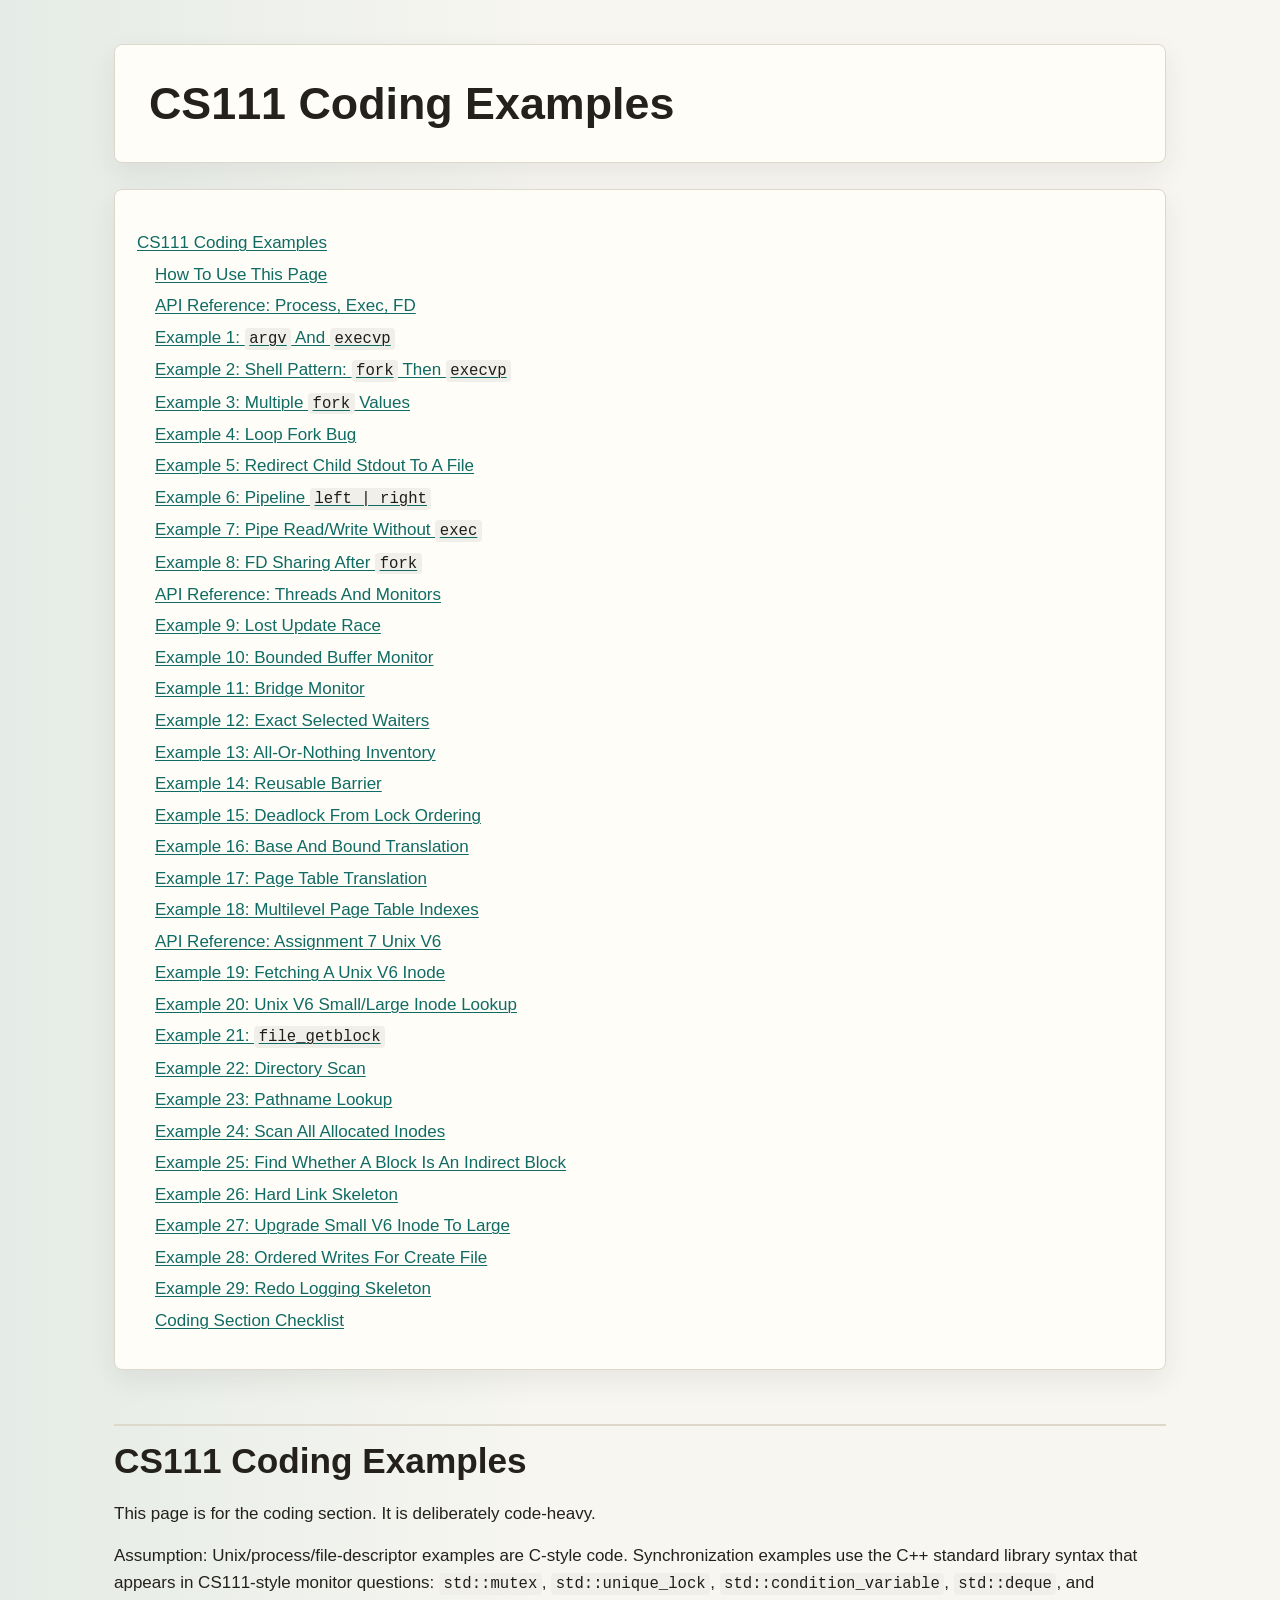
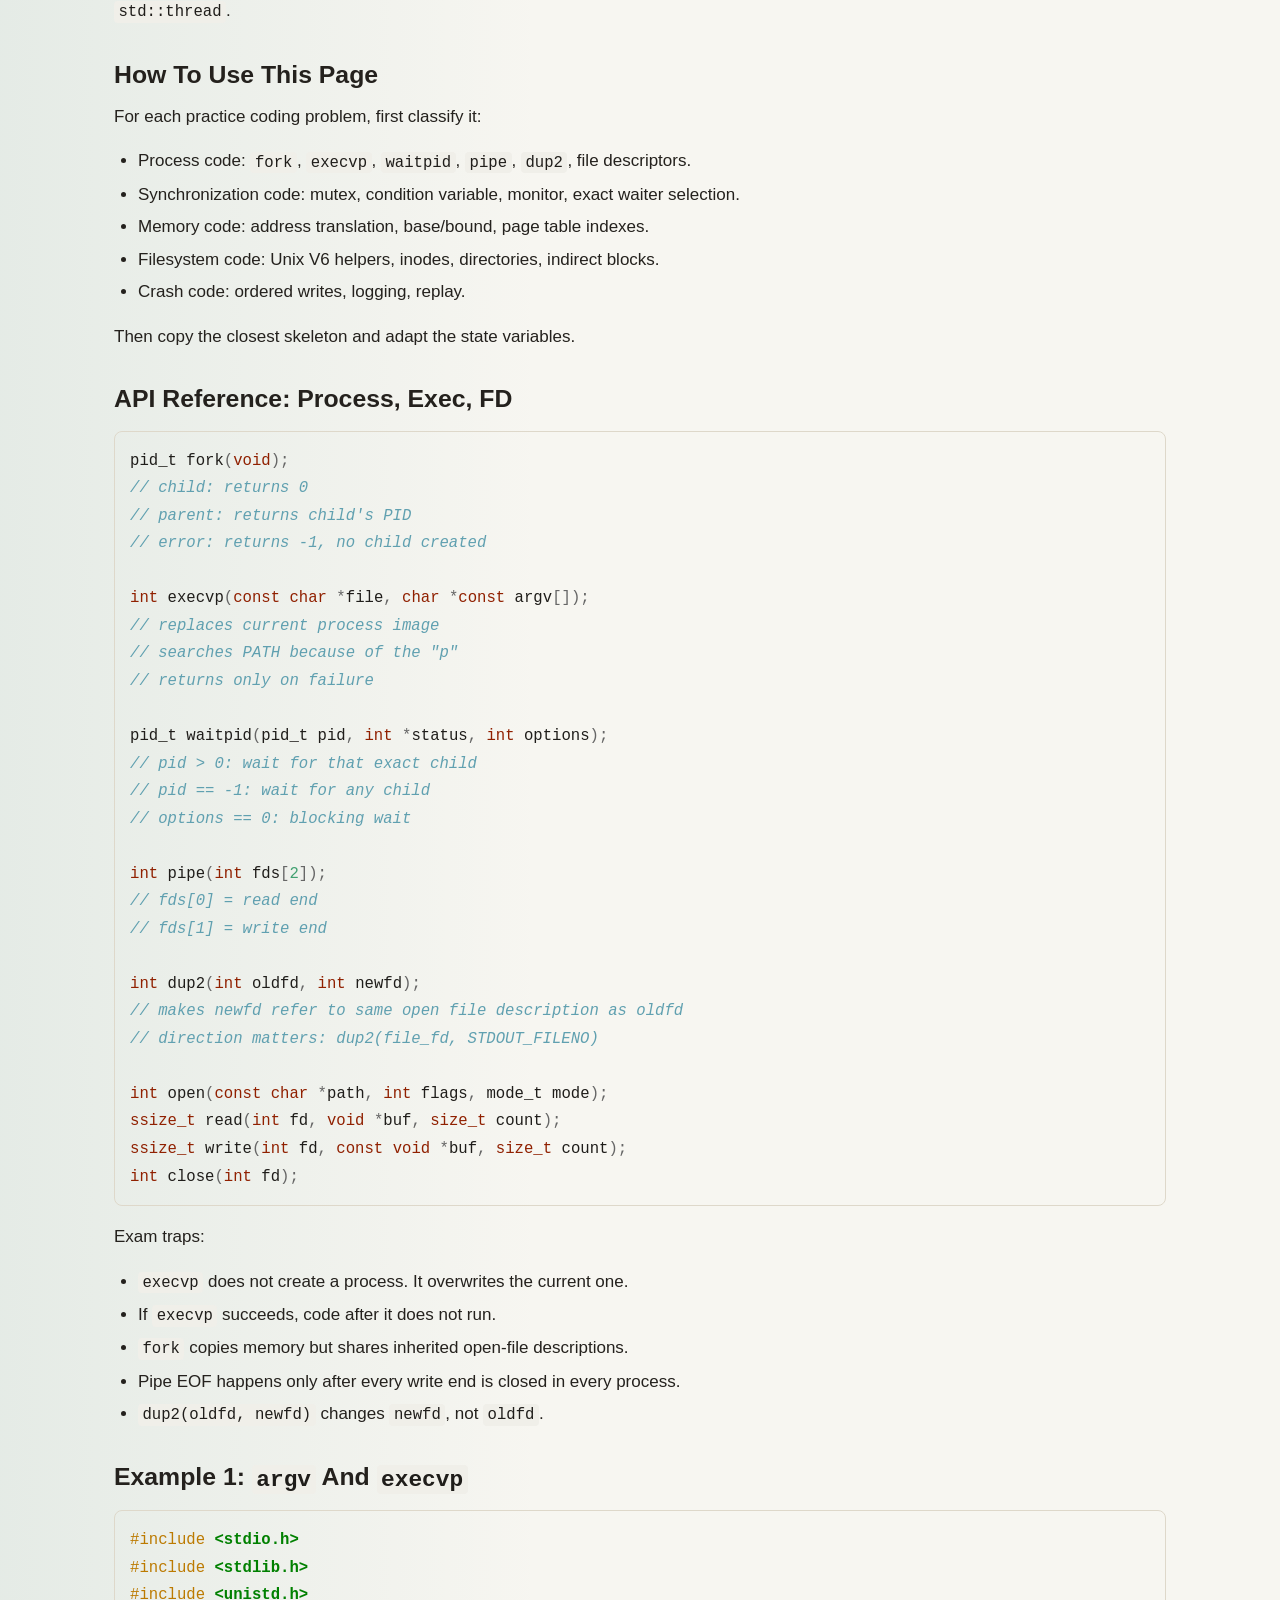
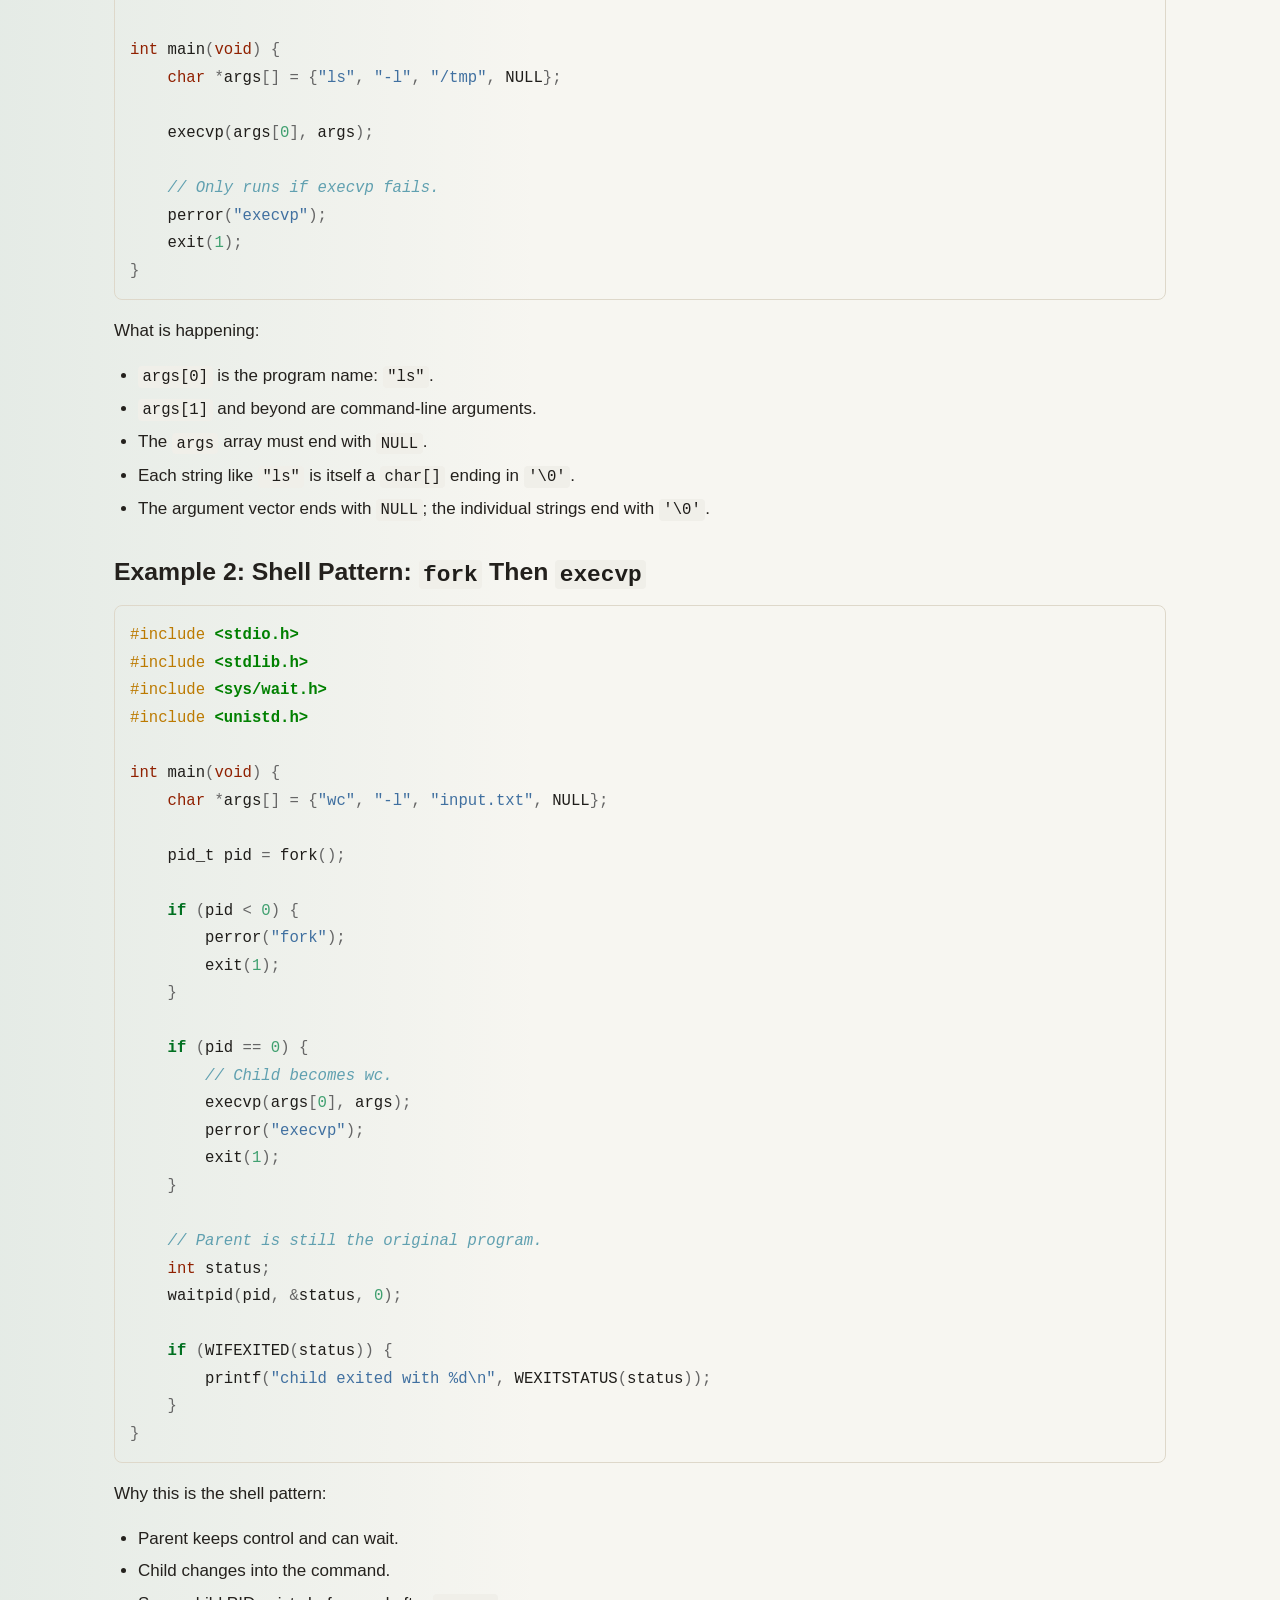
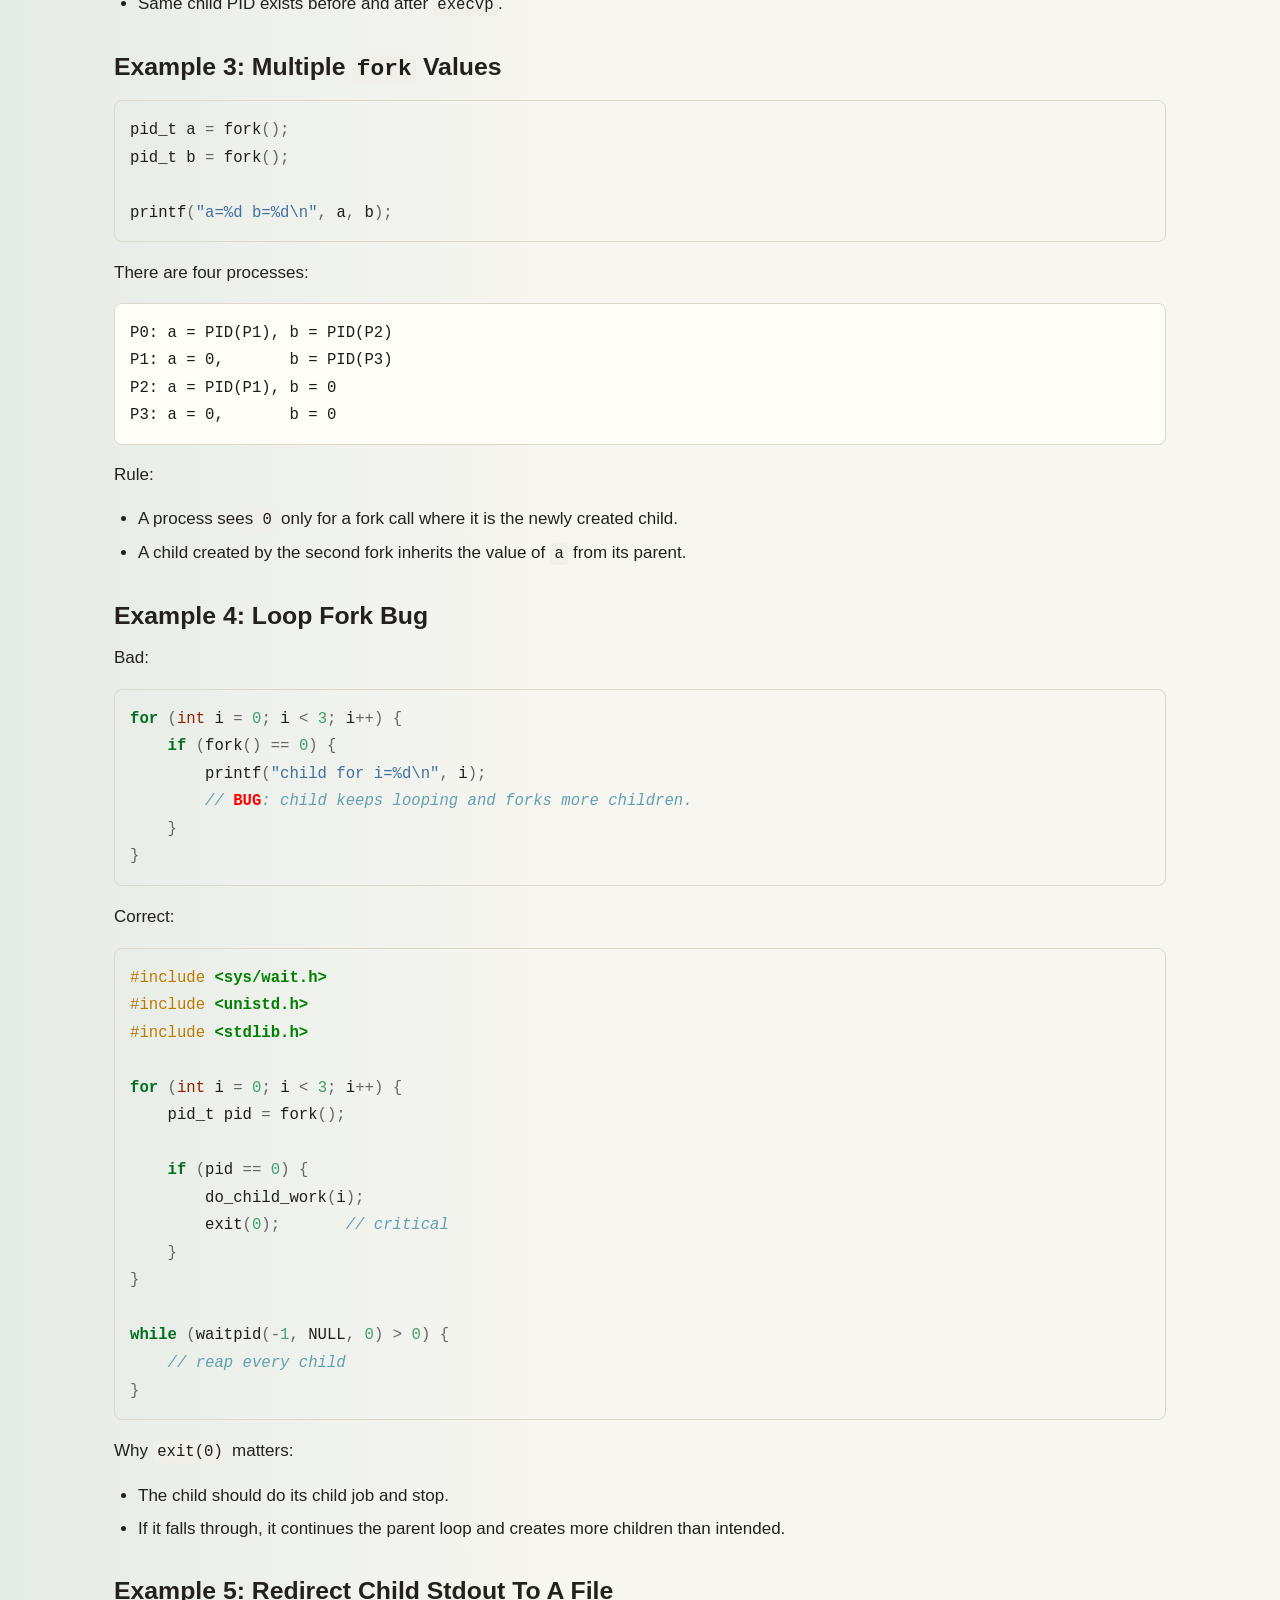
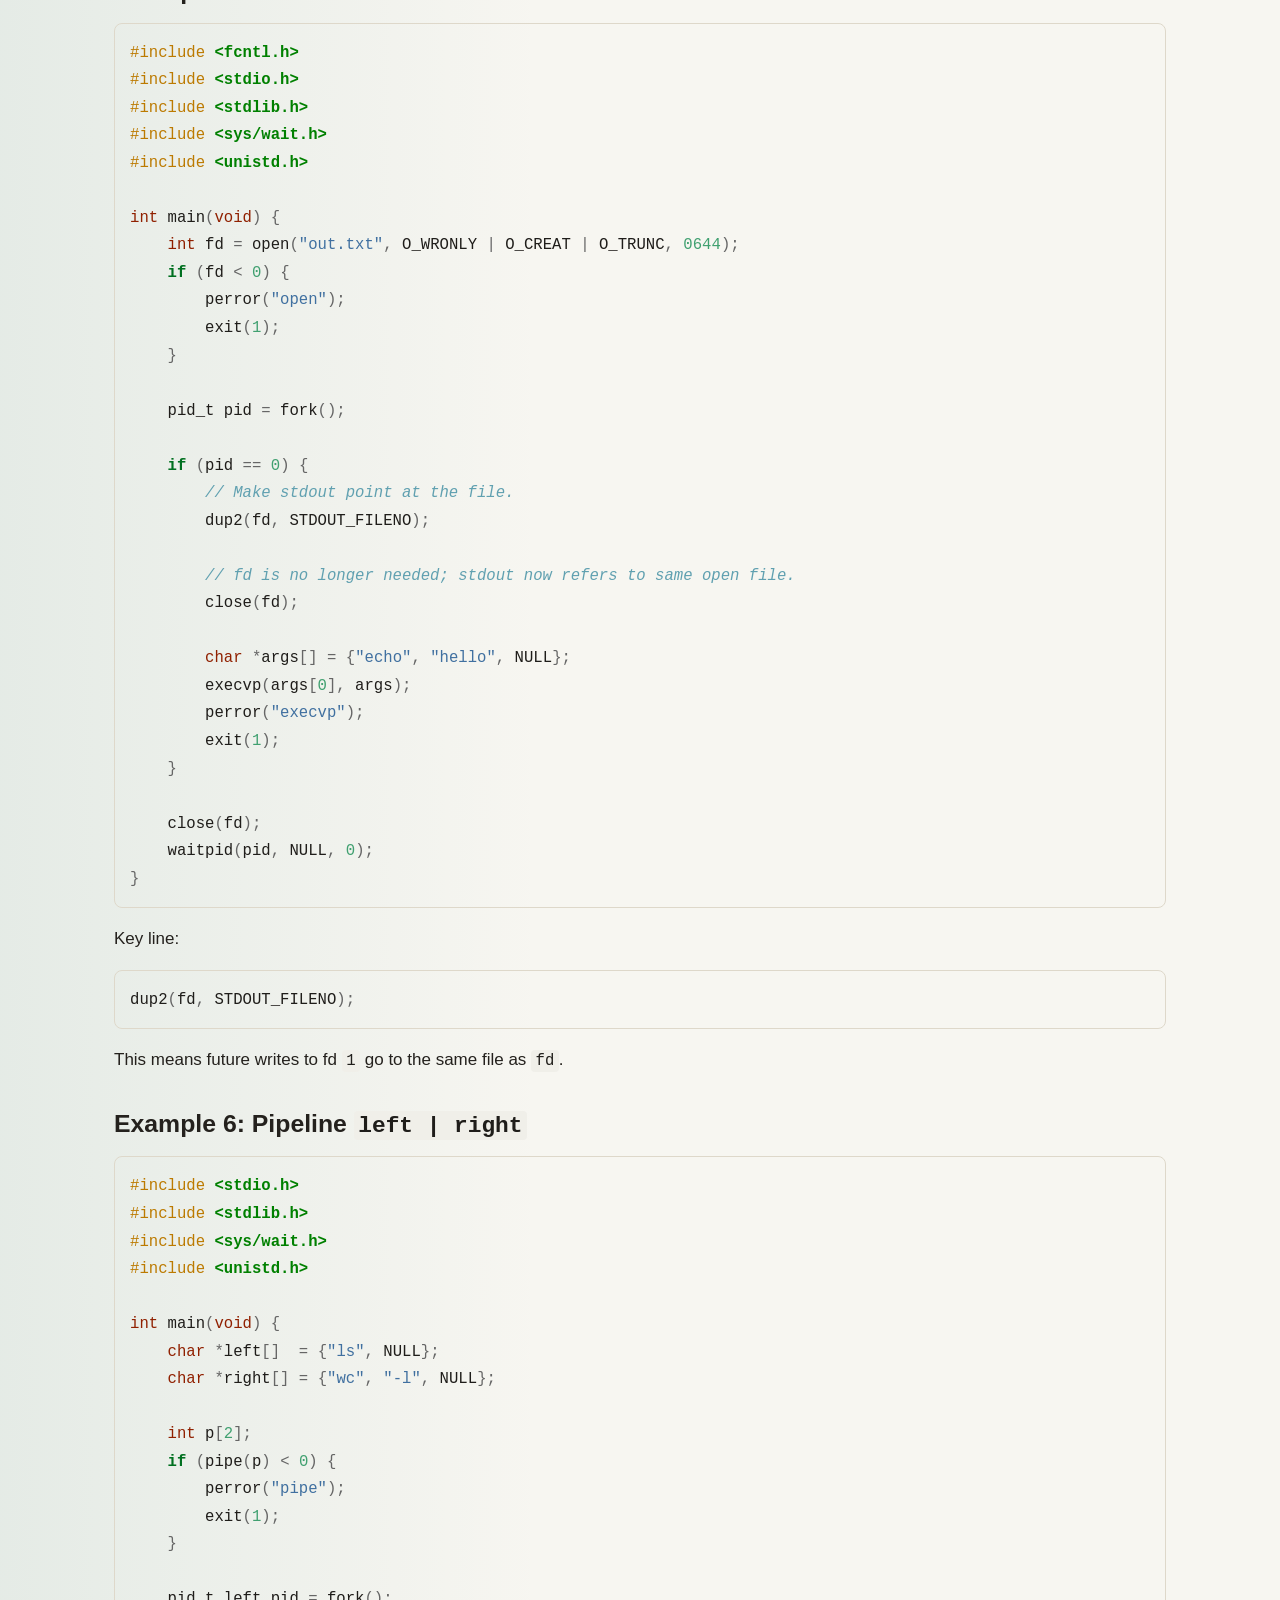
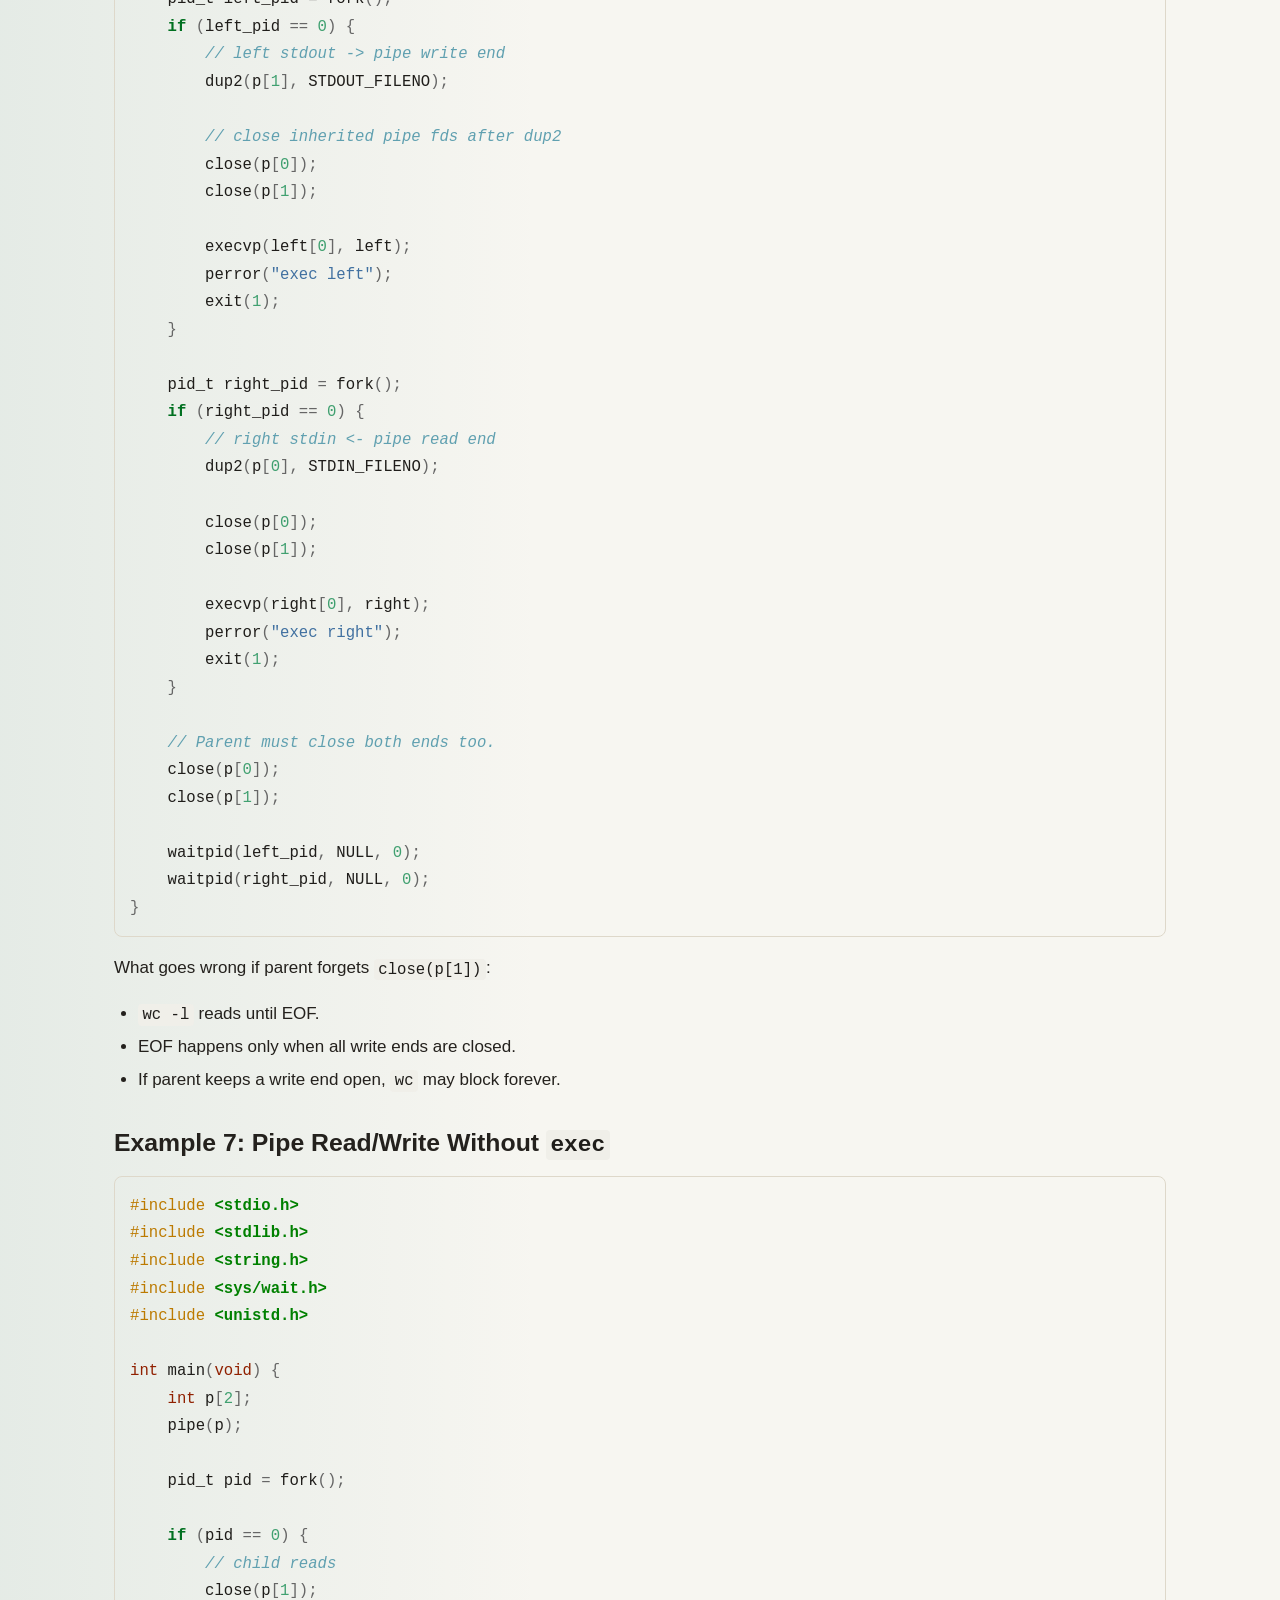
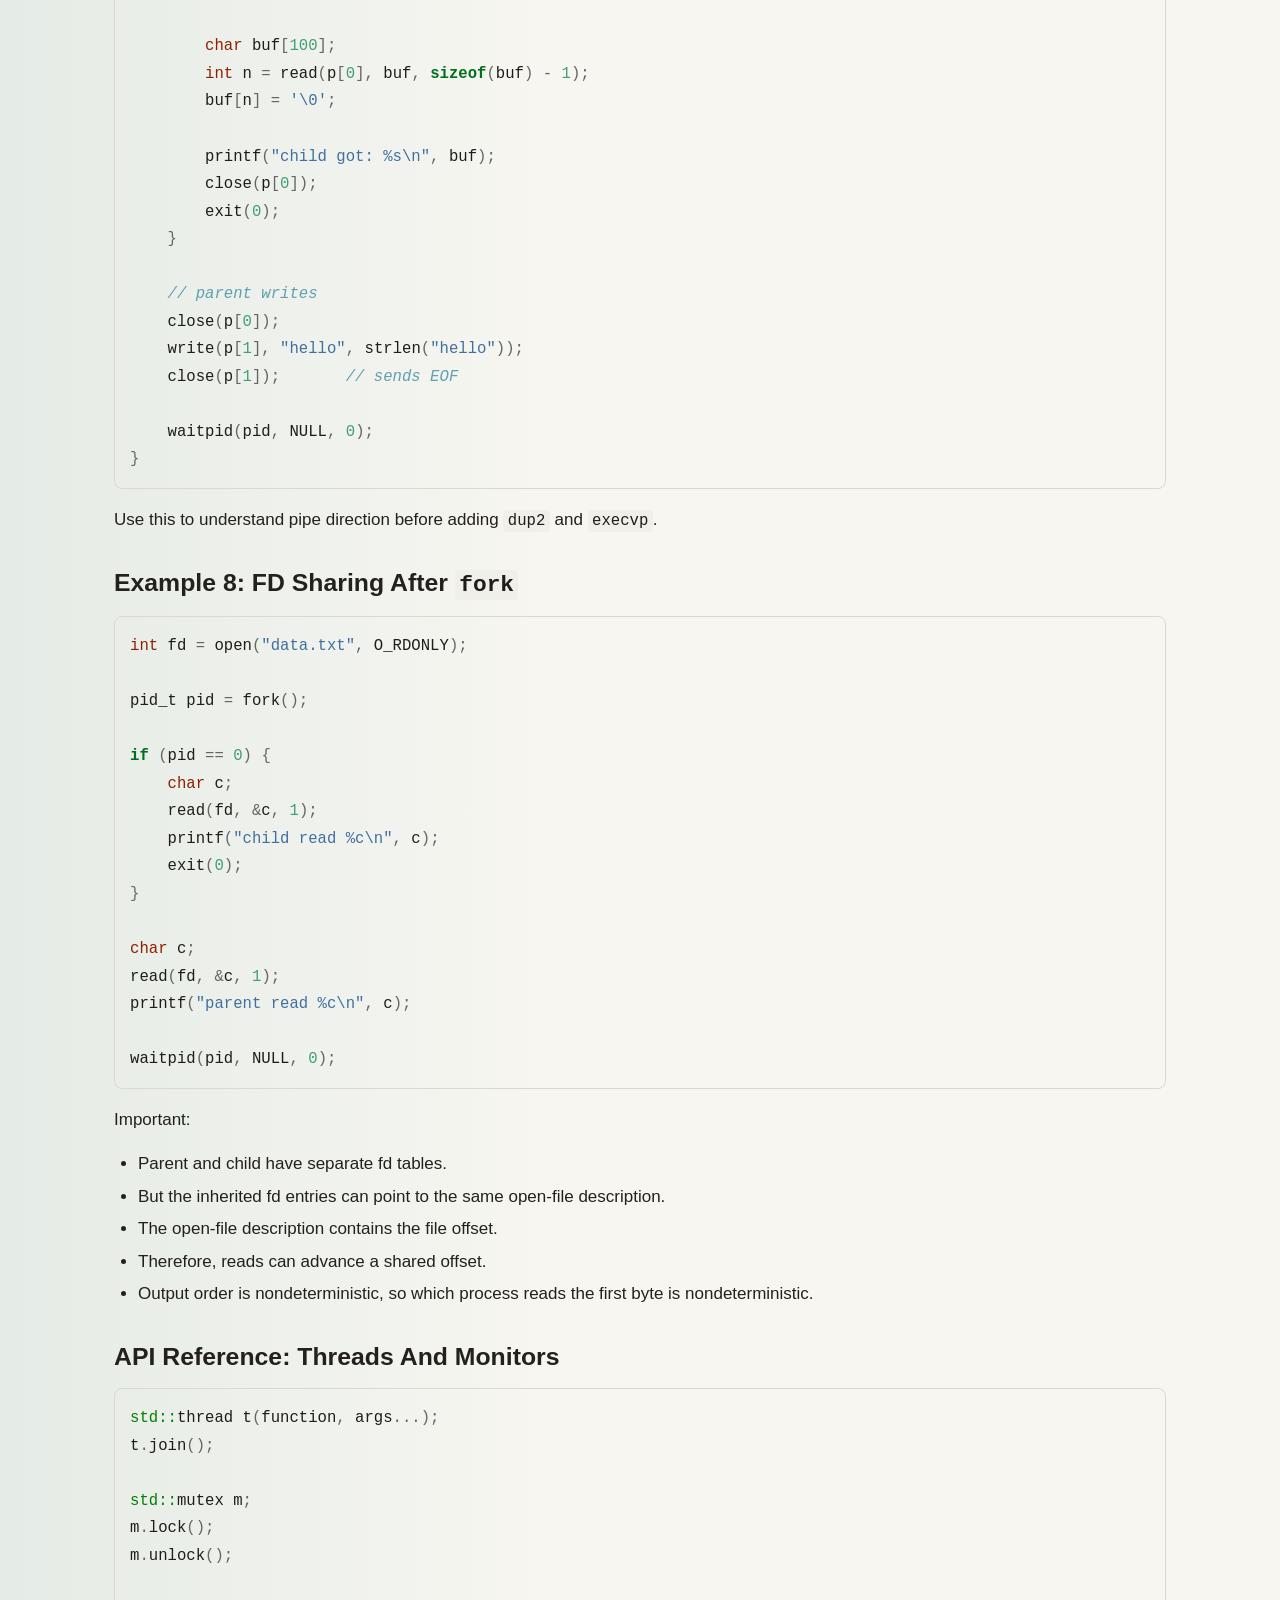
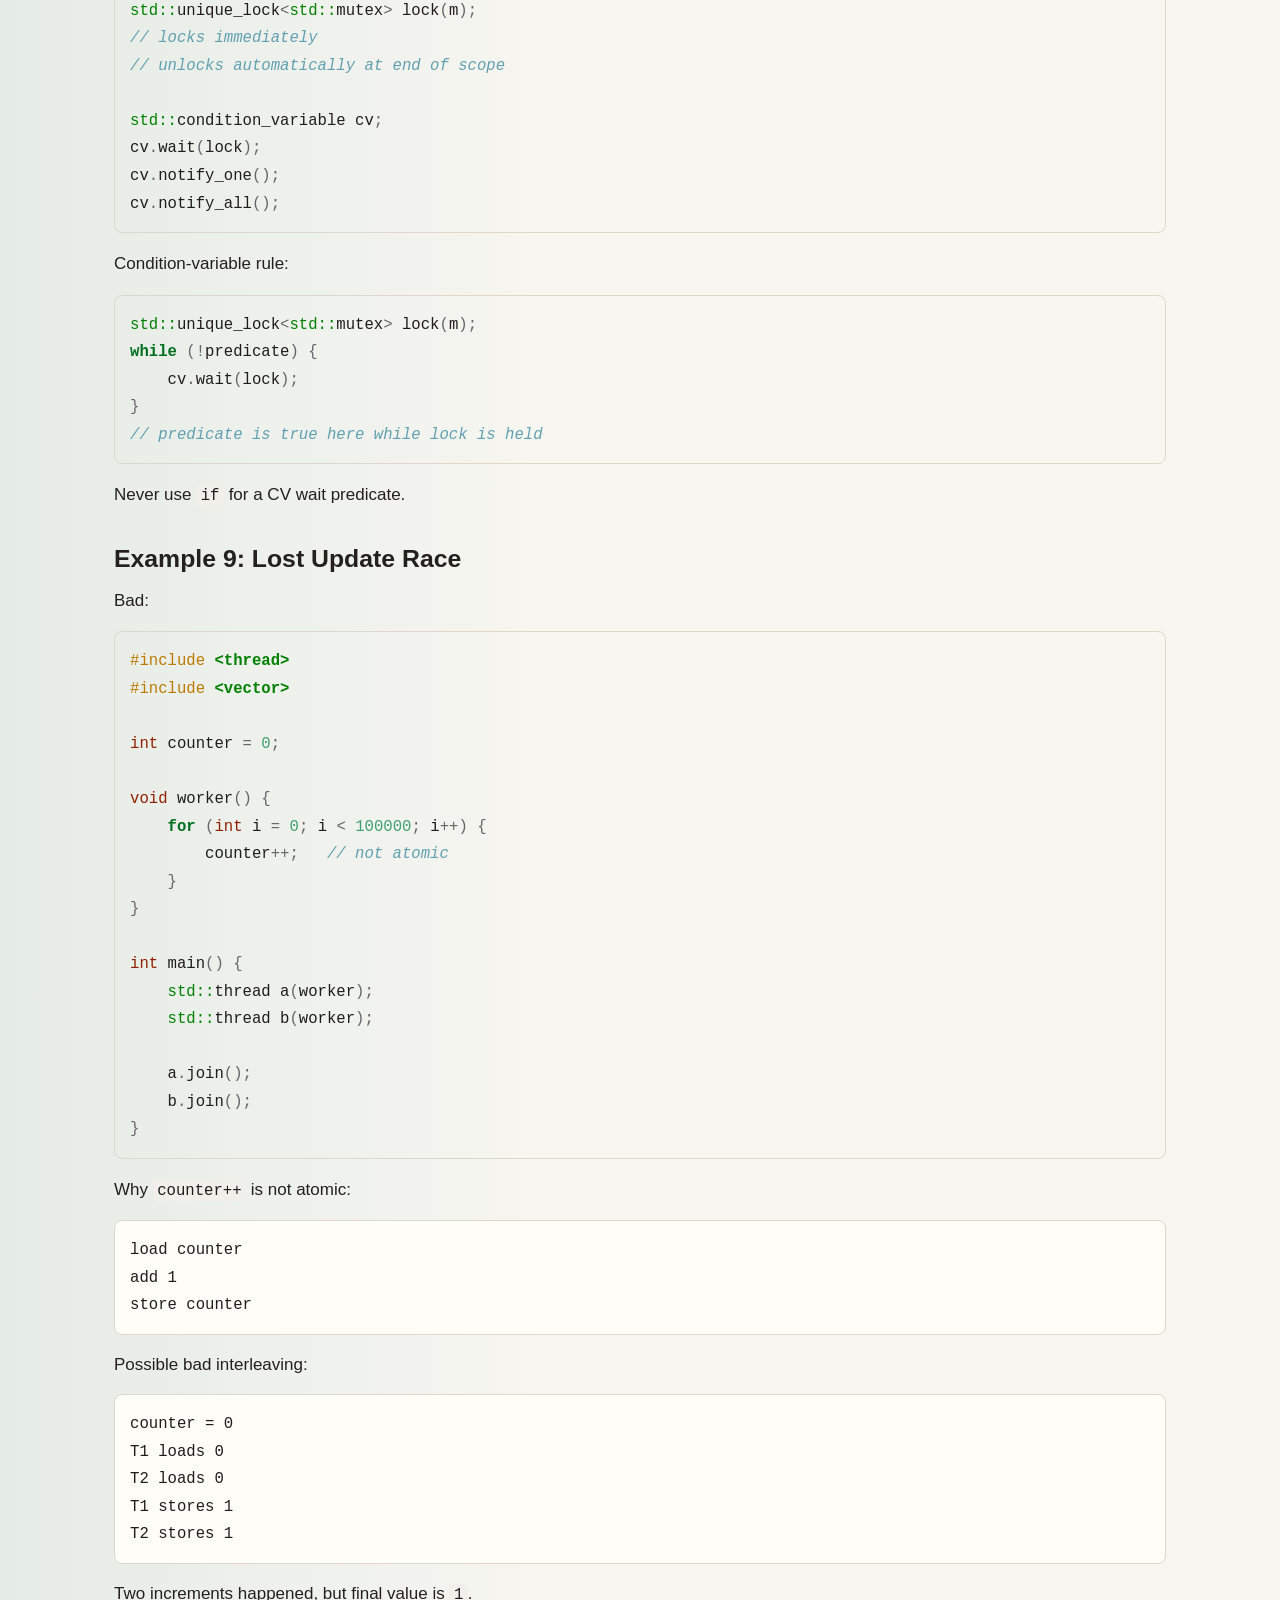
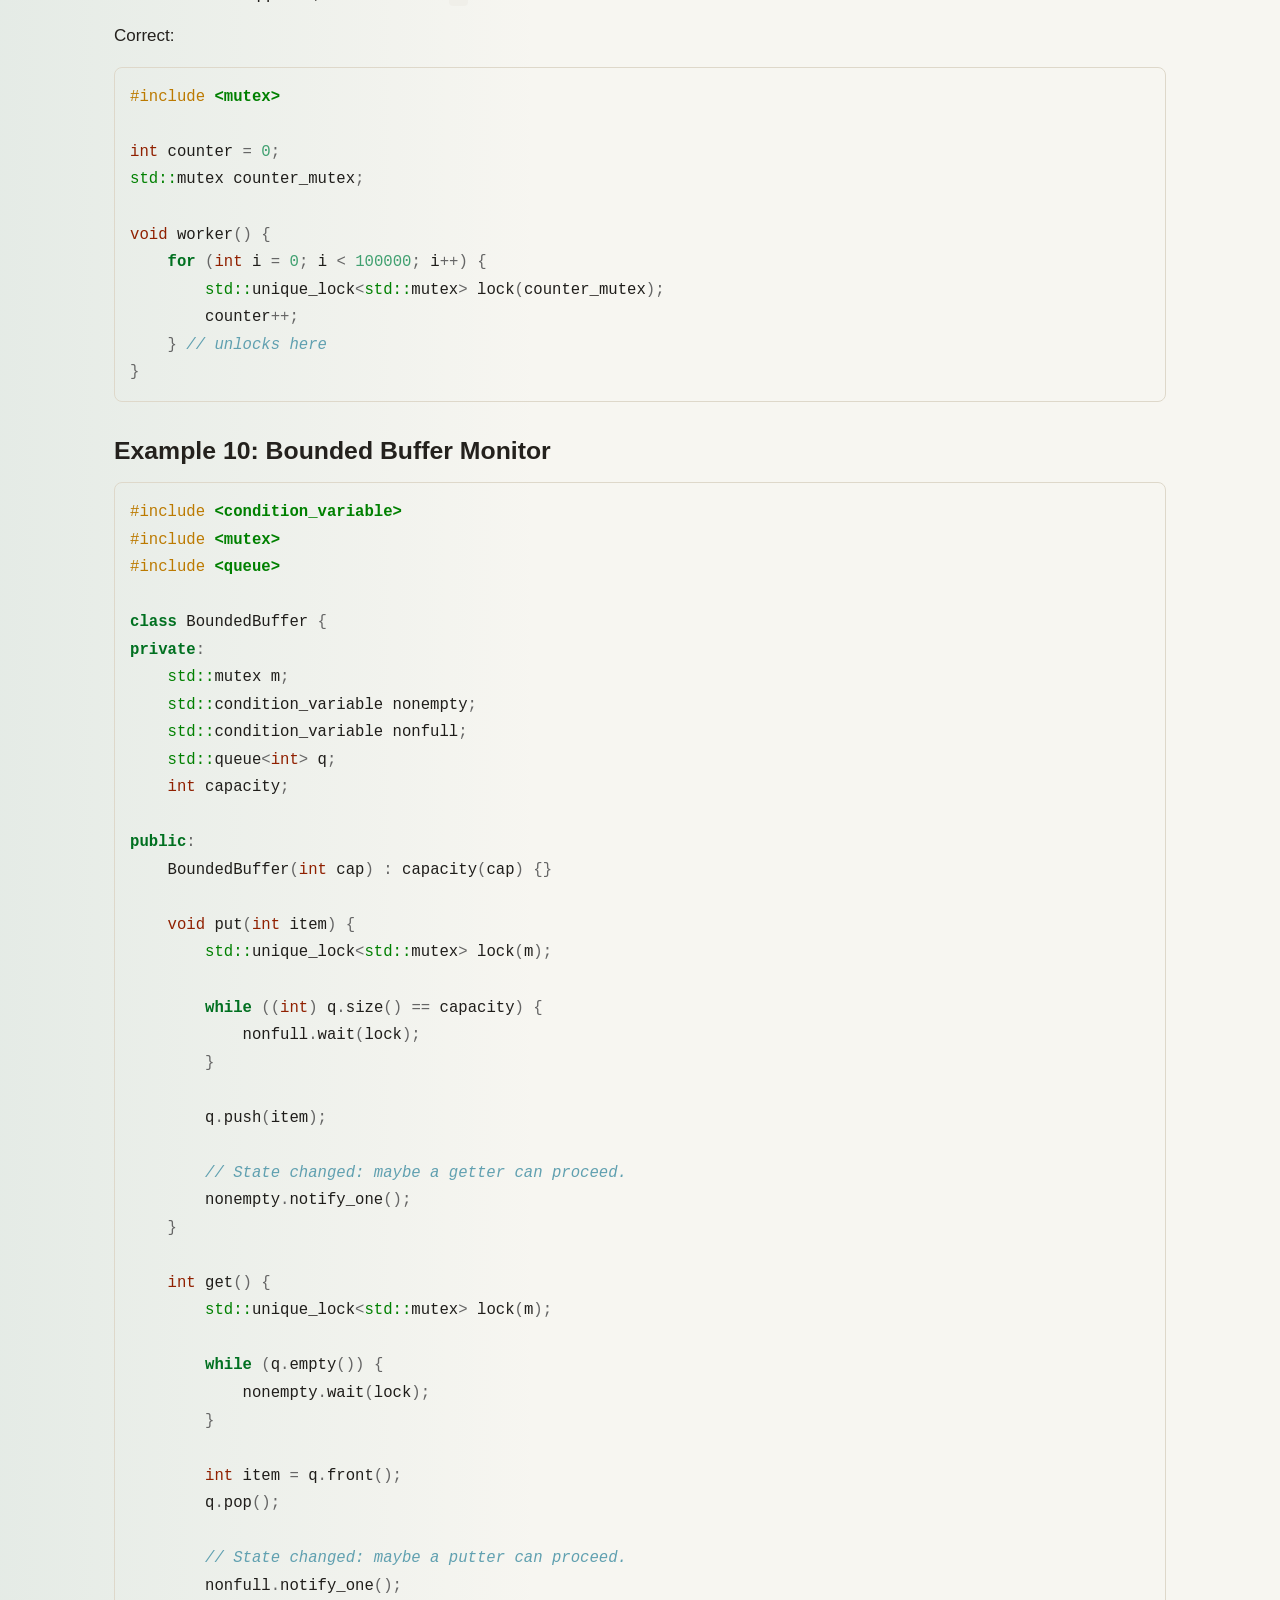
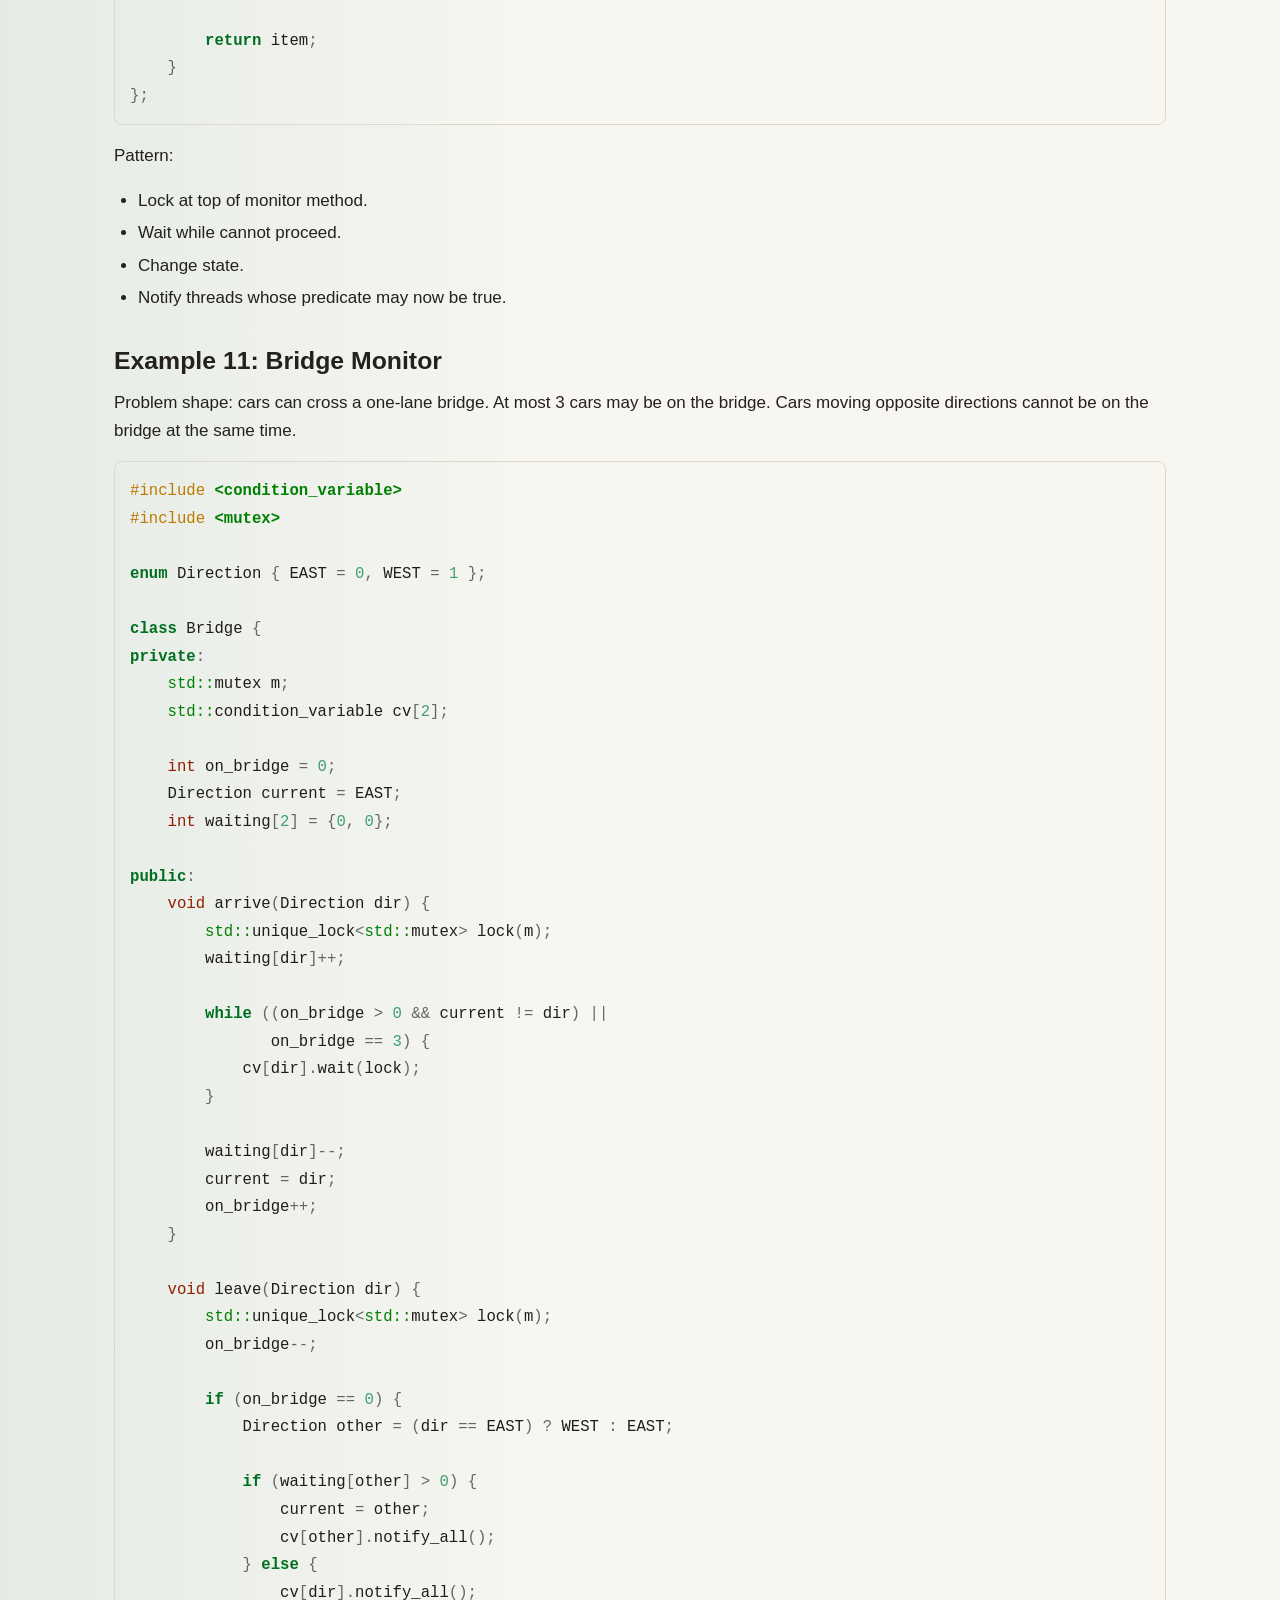
<file: CS111_CODING_EXAMPLES.html>
<!DOCTYPE html>
<html xmlns="http://www.w3.org/1999/xhtml">
<head>
  <meta charset="utf-8" />
  <meta name="generator" content="pandoc" />
  <meta name="viewport" content="width=device-width, initial-scale=1.0, user-scalable=yes" />
  <title>CS111 Coding Examples</title>
  <style>
    /* Default styles provided by pandoc.
    ** See https://pandoc.org/MANUAL.html#variables-for-html for config info.
    */
    span.smallcaps{font-variant: small-caps;}
    div.columns{display: flex; gap: min(4vw, 1.5em);}
    div.column{flex: auto; overflow-x: auto;}
    div.hanging-indent{margin-left: 1.5em; text-indent: -1.5em;}
    /* The extra [class] is a hack that increases specificity enough to
       override a similar rule in reveal.js */
    ul.task-list[class]{list-style: none;}
    ul.task-list li input[type="checkbox"] {
      font-size: inherit;
      width: 0.8em;
      margin: 0 0.8em 0.2em -1.6em;
      vertical-align: middle;
    }
    .display.math{display: block; text-align: center; margin: 0.5rem auto;}
    /* CSS for syntax highlighting */
    html { -webkit-text-size-adjust: 100%; }
    pre > code.sourceCode { white-space: pre; position: relative; }
    pre > code.sourceCode > span { display: inline-block; line-height: 1.25; }
    pre > code.sourceCode > span:empty { height: 1.2em; }
    .sourceCode { overflow: visible; }
    code.sourceCode > span { color: inherit; text-decoration: inherit; }
    div.sourceCode { margin: 1em 0; }
    pre.sourceCode { margin: 0; }
    @media screen {
    div.sourceCode { overflow: auto; }
    }
    @media print {
    pre > code.sourceCode { white-space: pre-wrap; }
    pre > code.sourceCode > span { text-indent: -5em; padding-left: 5em; }
    }
    pre.numberSource code
      { counter-reset: source-line 0; }
    pre.numberSource code > span
      { position: relative; left: -4em; counter-increment: source-line; }
    pre.numberSource code > span > a:first-child::before
      { content: counter(source-line);
        position: relative; left: -1em; text-align: right; vertical-align: baseline;
        border: none; display: inline-block;
        -webkit-touch-callout: none; -webkit-user-select: none;
        -khtml-user-select: none; -moz-user-select: none;
        -ms-user-select: none; user-select: none;
        padding: 0 4px; width: 4em;
        color: #aaaaaa;
      }
    pre.numberSource { margin-left: 3em; border-left: 1px solid #aaaaaa;  padding-left: 4px; }
    div.sourceCode
      {   }
    @media screen {
    pre > code.sourceCode > span > a:first-child::before { text-decoration: underline; }
    }
    code span.al { color: #ff0000; font-weight: bold; } /* Alert */
    code span.an { color: #60a0b0; font-weight: bold; font-style: italic; } /* Annotation */
    code span.at { color: #7d9029; } /* Attribute */
    code span.bn { color: #40a070; } /* BaseN */
    code span.bu { color: #008000; } /* BuiltIn */
    code span.cf { color: #007020; font-weight: bold; } /* ControlFlow */
    code span.ch { color: #4070a0; } /* Char */
    code span.cn { color: #880000; } /* Constant */
    code span.co { color: #60a0b0; font-style: italic; } /* Comment */
    code span.cv { color: #60a0b0; font-weight: bold; font-style: italic; } /* CommentVar */
    code span.do { color: #ba2121; font-style: italic; } /* Documentation */
    code span.dt { color: #902000; } /* DataType */
    code span.dv { color: #40a070; } /* DecVal */
    code span.er { color: #ff0000; font-weight: bold; } /* Error */
    code span.ex { } /* Extension */
    code span.fl { color: #40a070; } /* Float */
    code span.fu { color: #06287e; } /* Function */
    code span.im { color: #008000; font-weight: bold; } /* Import */
    code span.in { color: #60a0b0; font-weight: bold; font-style: italic; } /* Information */
    code span.kw { color: #007020; font-weight: bold; } /* Keyword */
    code span.op { color: #666666; } /* Operator */
    code span.ot { color: #007020; } /* Other */
    code span.pp { color: #bc7a00; } /* Preprocessor */
    code span.sc { color: #4070a0; } /* SpecialChar */
    code span.ss { color: #bb6688; } /* SpecialString */
    code span.st { color: #4070a0; } /* String */
    code span.va { color: #19177c; } /* Variable */
    code span.vs { color: #4070a0; } /* VerbatimString */
    code span.wa { color: #60a0b0; font-weight: bold; font-style: italic; } /* Warning */
  </style>
  <link rel="stylesheet" href="study.css" />
</head>
<body>
<header id="title-block-header">
<h1 class="title">CS111 Coding Examples</h1>
</header>
<nav id="TOC" role="doc-toc">
<ul>
<li><a href="#cs111-coding-examples"
id="toc-cs111-coding-examples">CS111 Coding Examples</a>
<ul>
<li><a href="#how-to-use-this-page" id="toc-how-to-use-this-page">How To
Use This Page</a></li>
<li><a href="#api-reference-process-exec-fd"
id="toc-api-reference-process-exec-fd">API Reference: Process, Exec,
FD</a></li>
<li><a href="#example-1-argv-and-execvp"
id="toc-example-1-argv-and-execvp">Example 1: <code>argv</code> And
<code>execvp</code></a></li>
<li><a href="#example-2-shell-pattern-fork-then-execvp"
id="toc-example-2-shell-pattern-fork-then-execvp">Example 2: Shell
Pattern: <code>fork</code> Then <code>execvp</code></a></li>
<li><a href="#example-3-multiple-fork-values"
id="toc-example-3-multiple-fork-values">Example 3: Multiple
<code>fork</code> Values</a></li>
<li><a href="#example-4-loop-fork-bug"
id="toc-example-4-loop-fork-bug">Example 4: Loop Fork Bug</a></li>
<li><a href="#example-5-redirect-child-stdout-to-a-file"
id="toc-example-5-redirect-child-stdout-to-a-file">Example 5: Redirect
Child Stdout To A File</a></li>
<li><a href="#example-6-pipeline-left-right"
id="toc-example-6-pipeline-left-right">Example 6: Pipeline
<code>left | right</code></a></li>
<li><a href="#example-7-pipe-readwrite-without-exec"
id="toc-example-7-pipe-readwrite-without-exec">Example 7: Pipe
Read/Write Without <code>exec</code></a></li>
<li><a href="#example-8-fd-sharing-after-fork"
id="toc-example-8-fd-sharing-after-fork">Example 8: FD Sharing After
<code>fork</code></a></li>
<li><a href="#api-reference-threads-and-monitors"
id="toc-api-reference-threads-and-monitors">API Reference: Threads And
Monitors</a></li>
<li><a href="#example-9-lost-update-race"
id="toc-example-9-lost-update-race">Example 9: Lost Update Race</a></li>
<li><a href="#example-10-bounded-buffer-monitor"
id="toc-example-10-bounded-buffer-monitor">Example 10: Bounded Buffer
Monitor</a></li>
<li><a href="#example-11-bridge-monitor"
id="toc-example-11-bridge-monitor">Example 11: Bridge Monitor</a></li>
<li><a href="#example-12-exact-selected-waiters"
id="toc-example-12-exact-selected-waiters">Example 12: Exact Selected
Waiters</a></li>
<li><a href="#example-13-all-or-nothing-inventory"
id="toc-example-13-all-or-nothing-inventory">Example 13: All-Or-Nothing
Inventory</a></li>
<li><a href="#example-14-reusable-barrier"
id="toc-example-14-reusable-barrier">Example 14: Reusable
Barrier</a></li>
<li><a href="#example-15-deadlock-from-lock-ordering"
id="toc-example-15-deadlock-from-lock-ordering">Example 15: Deadlock
From Lock Ordering</a></li>
<li><a href="#example-16-base-and-bound-translation"
id="toc-example-16-base-and-bound-translation">Example 16: Base And
Bound Translation</a></li>
<li><a href="#example-17-page-table-translation"
id="toc-example-17-page-table-translation">Example 17: Page Table
Translation</a></li>
<li><a href="#example-18-multilevel-page-table-indexes"
id="toc-example-18-multilevel-page-table-indexes">Example 18: Multilevel
Page Table Indexes</a></li>
<li><a href="#api-reference-assignment-7-unix-v6"
id="toc-api-reference-assignment-7-unix-v6">API Reference: Assignment 7
Unix V6</a></li>
<li><a href="#example-19-fetching-a-unix-v6-inode"
id="toc-example-19-fetching-a-unix-v6-inode">Example 19: Fetching A Unix
V6 Inode</a></li>
<li><a href="#example-20-unix-v6-smalllarge-inode-lookup"
id="toc-example-20-unix-v6-smalllarge-inode-lookup">Example 20: Unix V6
Small/Large Inode Lookup</a></li>
<li><a href="#example-21-file_getblock"
id="toc-example-21-file_getblock">Example 21:
<code>file_getblock</code></a></li>
<li><a href="#example-22-directory-scan"
id="toc-example-22-directory-scan">Example 22: Directory Scan</a></li>
<li><a href="#example-23-pathname-lookup"
id="toc-example-23-pathname-lookup">Example 23: Pathname Lookup</a></li>
<li><a href="#example-24-scan-all-allocated-inodes"
id="toc-example-24-scan-all-allocated-inodes">Example 24: Scan All
Allocated Inodes</a></li>
<li><a href="#example-25-find-whether-a-block-is-an-indirect-block"
id="toc-example-25-find-whether-a-block-is-an-indirect-block">Example
25: Find Whether A Block Is An Indirect Block</a></li>
<li><a href="#example-26-hard-link-skeleton"
id="toc-example-26-hard-link-skeleton">Example 26: Hard Link
Skeleton</a></li>
<li><a href="#example-27-upgrade-small-v6-inode-to-large"
id="toc-example-27-upgrade-small-v6-inode-to-large">Example 27: Upgrade
Small V6 Inode To Large</a></li>
<li><a href="#example-28-ordered-writes-for-create-file"
id="toc-example-28-ordered-writes-for-create-file">Example 28: Ordered
Writes For Create File</a></li>
<li><a href="#example-29-redo-logging-skeleton"
id="toc-example-29-redo-logging-skeleton">Example 29: Redo Logging
Skeleton</a></li>
<li><a href="#coding-section-checklist"
id="toc-coding-section-checklist">Coding Section Checklist</a></li>
</ul></li>
</ul>
</nav>
<h1 id="cs111-coding-examples">CS111 Coding Examples</h1>
<p>This page is for the coding section. It is deliberately
code-heavy.</p>
<p>Assumption: Unix/process/file-descriptor examples are C-style code.
Synchronization examples use the C++ standard library syntax that
appears in CS111-style monitor questions: <code>std::mutex</code>,
<code>std::unique_lock</code>, <code>std::condition_variable</code>,
<code>std::deque</code>, and <code>std::thread</code>.</p>
<h2 id="how-to-use-this-page">How To Use This Page</h2>
<p>For each practice coding problem, first classify it:</p>
<ul>
<li>Process code: <code>fork</code>, <code>execvp</code>,
<code>waitpid</code>, <code>pipe</code>, <code>dup2</code>, file
descriptors.</li>
<li>Synchronization code: mutex, condition variable, monitor, exact
waiter selection.</li>
<li>Memory code: address translation, base/bound, page table
indexes.</li>
<li>Filesystem code: Unix V6 helpers, inodes, directories, indirect
blocks.</li>
<li>Crash code: ordered writes, logging, replay.</li>
</ul>
<p>Then copy the closest skeleton and adapt the state variables.</p>
<h2 id="api-reference-process-exec-fd">API Reference: Process, Exec,
FD</h2>
<div class="sourceCode" id="cb1"><pre class="sourceCode c"><code class="sourceCode c"><span id="cb1-1"><a href="#cb1-1" aria-hidden="true" tabindex="-1"></a>pid_t fork<span class="op">(</span><span class="dt">void</span><span class="op">);</span></span>
<span id="cb1-2"><a href="#cb1-2" aria-hidden="true" tabindex="-1"></a><span class="co">// child: returns 0</span></span>
<span id="cb1-3"><a href="#cb1-3" aria-hidden="true" tabindex="-1"></a><span class="co">// parent: returns child&#39;s PID</span></span>
<span id="cb1-4"><a href="#cb1-4" aria-hidden="true" tabindex="-1"></a><span class="co">// error: returns -1, no child created</span></span>
<span id="cb1-5"><a href="#cb1-5" aria-hidden="true" tabindex="-1"></a></span>
<span id="cb1-6"><a href="#cb1-6" aria-hidden="true" tabindex="-1"></a><span class="dt">int</span> execvp<span class="op">(</span><span class="dt">const</span> <span class="dt">char</span> <span class="op">*</span>file<span class="op">,</span> <span class="dt">char</span> <span class="op">*</span><span class="dt">const</span> argv<span class="op">[]);</span></span>
<span id="cb1-7"><a href="#cb1-7" aria-hidden="true" tabindex="-1"></a><span class="co">// replaces current process image</span></span>
<span id="cb1-8"><a href="#cb1-8" aria-hidden="true" tabindex="-1"></a><span class="co">// searches PATH because of the &quot;p&quot;</span></span>
<span id="cb1-9"><a href="#cb1-9" aria-hidden="true" tabindex="-1"></a><span class="co">// returns only on failure</span></span>
<span id="cb1-10"><a href="#cb1-10" aria-hidden="true" tabindex="-1"></a></span>
<span id="cb1-11"><a href="#cb1-11" aria-hidden="true" tabindex="-1"></a>pid_t waitpid<span class="op">(</span>pid_t pid<span class="op">,</span> <span class="dt">int</span> <span class="op">*</span>status<span class="op">,</span> <span class="dt">int</span> options<span class="op">);</span></span>
<span id="cb1-12"><a href="#cb1-12" aria-hidden="true" tabindex="-1"></a><span class="co">// pid &gt; 0: wait for that exact child</span></span>
<span id="cb1-13"><a href="#cb1-13" aria-hidden="true" tabindex="-1"></a><span class="co">// pid == -1: wait for any child</span></span>
<span id="cb1-14"><a href="#cb1-14" aria-hidden="true" tabindex="-1"></a><span class="co">// options == 0: blocking wait</span></span>
<span id="cb1-15"><a href="#cb1-15" aria-hidden="true" tabindex="-1"></a></span>
<span id="cb1-16"><a href="#cb1-16" aria-hidden="true" tabindex="-1"></a><span class="dt">int</span> pipe<span class="op">(</span><span class="dt">int</span> fds<span class="op">[</span><span class="dv">2</span><span class="op">]);</span></span>
<span id="cb1-17"><a href="#cb1-17" aria-hidden="true" tabindex="-1"></a><span class="co">// fds[0] = read end</span></span>
<span id="cb1-18"><a href="#cb1-18" aria-hidden="true" tabindex="-1"></a><span class="co">// fds[1] = write end</span></span>
<span id="cb1-19"><a href="#cb1-19" aria-hidden="true" tabindex="-1"></a></span>
<span id="cb1-20"><a href="#cb1-20" aria-hidden="true" tabindex="-1"></a><span class="dt">int</span> dup2<span class="op">(</span><span class="dt">int</span> oldfd<span class="op">,</span> <span class="dt">int</span> newfd<span class="op">);</span></span>
<span id="cb1-21"><a href="#cb1-21" aria-hidden="true" tabindex="-1"></a><span class="co">// makes newfd refer to same open file description as oldfd</span></span>
<span id="cb1-22"><a href="#cb1-22" aria-hidden="true" tabindex="-1"></a><span class="co">// direction matters: dup2(file_fd, STDOUT_FILENO)</span></span>
<span id="cb1-23"><a href="#cb1-23" aria-hidden="true" tabindex="-1"></a></span>
<span id="cb1-24"><a href="#cb1-24" aria-hidden="true" tabindex="-1"></a><span class="dt">int</span> open<span class="op">(</span><span class="dt">const</span> <span class="dt">char</span> <span class="op">*</span>path<span class="op">,</span> <span class="dt">int</span> flags<span class="op">,</span> mode_t mode<span class="op">);</span></span>
<span id="cb1-25"><a href="#cb1-25" aria-hidden="true" tabindex="-1"></a><span class="dt">ssize_t</span> read<span class="op">(</span><span class="dt">int</span> fd<span class="op">,</span> <span class="dt">void</span> <span class="op">*</span>buf<span class="op">,</span> <span class="dt">size_t</span> count<span class="op">);</span></span>
<span id="cb1-26"><a href="#cb1-26" aria-hidden="true" tabindex="-1"></a><span class="dt">ssize_t</span> write<span class="op">(</span><span class="dt">int</span> fd<span class="op">,</span> <span class="dt">const</span> <span class="dt">void</span> <span class="op">*</span>buf<span class="op">,</span> <span class="dt">size_t</span> count<span class="op">);</span></span>
<span id="cb1-27"><a href="#cb1-27" aria-hidden="true" tabindex="-1"></a><span class="dt">int</span> close<span class="op">(</span><span class="dt">int</span> fd<span class="op">);</span></span></code></pre></div>
<p>Exam traps:</p>
<ul>
<li><code>execvp</code> does not create a process. It overwrites the
current one.</li>
<li>If <code>execvp</code> succeeds, code after it does not run.</li>
<li><code>fork</code> copies memory but shares inherited open-file
descriptions.</li>
<li>Pipe EOF happens only after every write end is closed in every
process.</li>
<li><code>dup2(oldfd, newfd)</code> changes <code>newfd</code>, not
<code>oldfd</code>.</li>
</ul>
<h2 id="example-1-argv-and-execvp">Example 1: <code>argv</code> And
<code>execvp</code></h2>
<div class="sourceCode" id="cb2"><pre class="sourceCode c"><code class="sourceCode c"><span id="cb2-1"><a href="#cb2-1" aria-hidden="true" tabindex="-1"></a><span class="pp">#include </span><span class="im">&lt;stdio.h&gt;</span></span>
<span id="cb2-2"><a href="#cb2-2" aria-hidden="true" tabindex="-1"></a><span class="pp">#include </span><span class="im">&lt;stdlib.h&gt;</span></span>
<span id="cb2-3"><a href="#cb2-3" aria-hidden="true" tabindex="-1"></a><span class="pp">#include </span><span class="im">&lt;unistd.h&gt;</span></span>
<span id="cb2-4"><a href="#cb2-4" aria-hidden="true" tabindex="-1"></a></span>
<span id="cb2-5"><a href="#cb2-5" aria-hidden="true" tabindex="-1"></a><span class="dt">int</span> main<span class="op">(</span><span class="dt">void</span><span class="op">)</span> <span class="op">{</span></span>
<span id="cb2-6"><a href="#cb2-6" aria-hidden="true" tabindex="-1"></a>    <span class="dt">char</span> <span class="op">*</span>args<span class="op">[]</span> <span class="op">=</span> <span class="op">{</span><span class="st">&quot;ls&quot;</span><span class="op">,</span> <span class="st">&quot;-l&quot;</span><span class="op">,</span> <span class="st">&quot;/tmp&quot;</span><span class="op">,</span> NULL<span class="op">};</span></span>
<span id="cb2-7"><a href="#cb2-7" aria-hidden="true" tabindex="-1"></a></span>
<span id="cb2-8"><a href="#cb2-8" aria-hidden="true" tabindex="-1"></a>    execvp<span class="op">(</span>args<span class="op">[</span><span class="dv">0</span><span class="op">],</span> args<span class="op">);</span></span>
<span id="cb2-9"><a href="#cb2-9" aria-hidden="true" tabindex="-1"></a></span>
<span id="cb2-10"><a href="#cb2-10" aria-hidden="true" tabindex="-1"></a>    <span class="co">// Only runs if execvp fails.</span></span>
<span id="cb2-11"><a href="#cb2-11" aria-hidden="true" tabindex="-1"></a>    perror<span class="op">(</span><span class="st">&quot;execvp&quot;</span><span class="op">);</span></span>
<span id="cb2-12"><a href="#cb2-12" aria-hidden="true" tabindex="-1"></a>    exit<span class="op">(</span><span class="dv">1</span><span class="op">);</span></span>
<span id="cb2-13"><a href="#cb2-13" aria-hidden="true" tabindex="-1"></a><span class="op">}</span></span></code></pre></div>
<p>What is happening:</p>
<ul>
<li><code>args[0]</code> is the program name: <code>"ls"</code>.</li>
<li><code>args[1]</code> and beyond are command-line arguments.</li>
<li>The <code>args</code> array must end with <code>NULL</code>.</li>
<li>Each string like <code>"ls"</code> is itself a <code>char[]</code>
ending in <code>'\0'</code>.</li>
<li>The argument vector ends with <code>NULL</code>; the individual
strings end with <code>'\0'</code>.</li>
</ul>
<h2 id="example-2-shell-pattern-fork-then-execvp">Example 2: Shell
Pattern: <code>fork</code> Then <code>execvp</code></h2>
<div class="sourceCode" id="cb3"><pre class="sourceCode c"><code class="sourceCode c"><span id="cb3-1"><a href="#cb3-1" aria-hidden="true" tabindex="-1"></a><span class="pp">#include </span><span class="im">&lt;stdio.h&gt;</span></span>
<span id="cb3-2"><a href="#cb3-2" aria-hidden="true" tabindex="-1"></a><span class="pp">#include </span><span class="im">&lt;stdlib.h&gt;</span></span>
<span id="cb3-3"><a href="#cb3-3" aria-hidden="true" tabindex="-1"></a><span class="pp">#include </span><span class="im">&lt;sys/wait.h&gt;</span></span>
<span id="cb3-4"><a href="#cb3-4" aria-hidden="true" tabindex="-1"></a><span class="pp">#include </span><span class="im">&lt;unistd.h&gt;</span></span>
<span id="cb3-5"><a href="#cb3-5" aria-hidden="true" tabindex="-1"></a></span>
<span id="cb3-6"><a href="#cb3-6" aria-hidden="true" tabindex="-1"></a><span class="dt">int</span> main<span class="op">(</span><span class="dt">void</span><span class="op">)</span> <span class="op">{</span></span>
<span id="cb3-7"><a href="#cb3-7" aria-hidden="true" tabindex="-1"></a>    <span class="dt">char</span> <span class="op">*</span>args<span class="op">[]</span> <span class="op">=</span> <span class="op">{</span><span class="st">&quot;wc&quot;</span><span class="op">,</span> <span class="st">&quot;-l&quot;</span><span class="op">,</span> <span class="st">&quot;input.txt&quot;</span><span class="op">,</span> NULL<span class="op">};</span></span>
<span id="cb3-8"><a href="#cb3-8" aria-hidden="true" tabindex="-1"></a></span>
<span id="cb3-9"><a href="#cb3-9" aria-hidden="true" tabindex="-1"></a>    pid_t pid <span class="op">=</span> fork<span class="op">();</span></span>
<span id="cb3-10"><a href="#cb3-10" aria-hidden="true" tabindex="-1"></a></span>
<span id="cb3-11"><a href="#cb3-11" aria-hidden="true" tabindex="-1"></a>    <span class="cf">if</span> <span class="op">(</span>pid <span class="op">&lt;</span> <span class="dv">0</span><span class="op">)</span> <span class="op">{</span></span>
<span id="cb3-12"><a href="#cb3-12" aria-hidden="true" tabindex="-1"></a>        perror<span class="op">(</span><span class="st">&quot;fork&quot;</span><span class="op">);</span></span>
<span id="cb3-13"><a href="#cb3-13" aria-hidden="true" tabindex="-1"></a>        exit<span class="op">(</span><span class="dv">1</span><span class="op">);</span></span>
<span id="cb3-14"><a href="#cb3-14" aria-hidden="true" tabindex="-1"></a>    <span class="op">}</span></span>
<span id="cb3-15"><a href="#cb3-15" aria-hidden="true" tabindex="-1"></a></span>
<span id="cb3-16"><a href="#cb3-16" aria-hidden="true" tabindex="-1"></a>    <span class="cf">if</span> <span class="op">(</span>pid <span class="op">==</span> <span class="dv">0</span><span class="op">)</span> <span class="op">{</span></span>
<span id="cb3-17"><a href="#cb3-17" aria-hidden="true" tabindex="-1"></a>        <span class="co">// Child becomes wc.</span></span>
<span id="cb3-18"><a href="#cb3-18" aria-hidden="true" tabindex="-1"></a>        execvp<span class="op">(</span>args<span class="op">[</span><span class="dv">0</span><span class="op">],</span> args<span class="op">);</span></span>
<span id="cb3-19"><a href="#cb3-19" aria-hidden="true" tabindex="-1"></a>        perror<span class="op">(</span><span class="st">&quot;execvp&quot;</span><span class="op">);</span></span>
<span id="cb3-20"><a href="#cb3-20" aria-hidden="true" tabindex="-1"></a>        exit<span class="op">(</span><span class="dv">1</span><span class="op">);</span></span>
<span id="cb3-21"><a href="#cb3-21" aria-hidden="true" tabindex="-1"></a>    <span class="op">}</span></span>
<span id="cb3-22"><a href="#cb3-22" aria-hidden="true" tabindex="-1"></a></span>
<span id="cb3-23"><a href="#cb3-23" aria-hidden="true" tabindex="-1"></a>    <span class="co">// Parent is still the original program.</span></span>
<span id="cb3-24"><a href="#cb3-24" aria-hidden="true" tabindex="-1"></a>    <span class="dt">int</span> status<span class="op">;</span></span>
<span id="cb3-25"><a href="#cb3-25" aria-hidden="true" tabindex="-1"></a>    waitpid<span class="op">(</span>pid<span class="op">,</span> <span class="op">&amp;</span>status<span class="op">,</span> <span class="dv">0</span><span class="op">);</span></span>
<span id="cb3-26"><a href="#cb3-26" aria-hidden="true" tabindex="-1"></a></span>
<span id="cb3-27"><a href="#cb3-27" aria-hidden="true" tabindex="-1"></a>    <span class="cf">if</span> <span class="op">(</span>WIFEXITED<span class="op">(</span>status<span class="op">))</span> <span class="op">{</span></span>
<span id="cb3-28"><a href="#cb3-28" aria-hidden="true" tabindex="-1"></a>        printf<span class="op">(</span><span class="st">&quot;child exited with </span><span class="sc">%d\n</span><span class="st">&quot;</span><span class="op">,</span> WEXITSTATUS<span class="op">(</span>status<span class="op">));</span></span>
<span id="cb3-29"><a href="#cb3-29" aria-hidden="true" tabindex="-1"></a>    <span class="op">}</span></span>
<span id="cb3-30"><a href="#cb3-30" aria-hidden="true" tabindex="-1"></a><span class="op">}</span></span></code></pre></div>
<p>Why this is the shell pattern:</p>
<ul>
<li>Parent keeps control and can wait.</li>
<li>Child changes into the command.</li>
<li>Same child PID exists before and after <code>execvp</code>.</li>
</ul>
<h2 id="example-3-multiple-fork-values">Example 3: Multiple
<code>fork</code> Values</h2>
<div class="sourceCode" id="cb4"><pre class="sourceCode c"><code class="sourceCode c"><span id="cb4-1"><a href="#cb4-1" aria-hidden="true" tabindex="-1"></a>pid_t a <span class="op">=</span> fork<span class="op">();</span></span>
<span id="cb4-2"><a href="#cb4-2" aria-hidden="true" tabindex="-1"></a>pid_t b <span class="op">=</span> fork<span class="op">();</span></span>
<span id="cb4-3"><a href="#cb4-3" aria-hidden="true" tabindex="-1"></a></span>
<span id="cb4-4"><a href="#cb4-4" aria-hidden="true" tabindex="-1"></a>printf<span class="op">(</span><span class="st">&quot;a=</span><span class="sc">%d</span><span class="st"> b=</span><span class="sc">%d\n</span><span class="st">&quot;</span><span class="op">,</span> a<span class="op">,</span> b<span class="op">);</span></span></code></pre></div>
<p>There are four processes:</p>
<pre class="text"><code>P0: a = PID(P1), b = PID(P2)
P1: a = 0,       b = PID(P3)
P2: a = PID(P1), b = 0
P3: a = 0,       b = 0</code></pre>
<p>Rule:</p>
<ul>
<li>A process sees <code>0</code> only for a fork call where it is the
newly created child.</li>
<li>A child created by the second fork inherits the value of
<code>a</code> from its parent.</li>
</ul>
<h2 id="example-4-loop-fork-bug">Example 4: Loop Fork Bug</h2>
<p>Bad:</p>
<div class="sourceCode" id="cb6"><pre class="sourceCode c"><code class="sourceCode c"><span id="cb6-1"><a href="#cb6-1" aria-hidden="true" tabindex="-1"></a><span class="cf">for</span> <span class="op">(</span><span class="dt">int</span> i <span class="op">=</span> <span class="dv">0</span><span class="op">;</span> i <span class="op">&lt;</span> <span class="dv">3</span><span class="op">;</span> i<span class="op">++)</span> <span class="op">{</span></span>
<span id="cb6-2"><a href="#cb6-2" aria-hidden="true" tabindex="-1"></a>    <span class="cf">if</span> <span class="op">(</span>fork<span class="op">()</span> <span class="op">==</span> <span class="dv">0</span><span class="op">)</span> <span class="op">{</span></span>
<span id="cb6-3"><a href="#cb6-3" aria-hidden="true" tabindex="-1"></a>        printf<span class="op">(</span><span class="st">&quot;child for i=</span><span class="sc">%d\n</span><span class="st">&quot;</span><span class="op">,</span> i<span class="op">);</span></span>
<span id="cb6-4"><a href="#cb6-4" aria-hidden="true" tabindex="-1"></a>        <span class="co">// </span><span class="al">BUG</span><span class="co">: child keeps looping and forks more children.</span></span>
<span id="cb6-5"><a href="#cb6-5" aria-hidden="true" tabindex="-1"></a>    <span class="op">}</span></span>
<span id="cb6-6"><a href="#cb6-6" aria-hidden="true" tabindex="-1"></a><span class="op">}</span></span></code></pre></div>
<p>Correct:</p>
<div class="sourceCode" id="cb7"><pre class="sourceCode c"><code class="sourceCode c"><span id="cb7-1"><a href="#cb7-1" aria-hidden="true" tabindex="-1"></a><span class="pp">#include </span><span class="im">&lt;sys/wait.h&gt;</span></span>
<span id="cb7-2"><a href="#cb7-2" aria-hidden="true" tabindex="-1"></a><span class="pp">#include </span><span class="im">&lt;unistd.h&gt;</span></span>
<span id="cb7-3"><a href="#cb7-3" aria-hidden="true" tabindex="-1"></a><span class="pp">#include </span><span class="im">&lt;stdlib.h&gt;</span></span>
<span id="cb7-4"><a href="#cb7-4" aria-hidden="true" tabindex="-1"></a></span>
<span id="cb7-5"><a href="#cb7-5" aria-hidden="true" tabindex="-1"></a><span class="cf">for</span> <span class="op">(</span><span class="dt">int</span> i <span class="op">=</span> <span class="dv">0</span><span class="op">;</span> i <span class="op">&lt;</span> <span class="dv">3</span><span class="op">;</span> i<span class="op">++)</span> <span class="op">{</span></span>
<span id="cb7-6"><a href="#cb7-6" aria-hidden="true" tabindex="-1"></a>    pid_t pid <span class="op">=</span> fork<span class="op">();</span></span>
<span id="cb7-7"><a href="#cb7-7" aria-hidden="true" tabindex="-1"></a></span>
<span id="cb7-8"><a href="#cb7-8" aria-hidden="true" tabindex="-1"></a>    <span class="cf">if</span> <span class="op">(</span>pid <span class="op">==</span> <span class="dv">0</span><span class="op">)</span> <span class="op">{</span></span>
<span id="cb7-9"><a href="#cb7-9" aria-hidden="true" tabindex="-1"></a>        do_child_work<span class="op">(</span>i<span class="op">);</span></span>
<span id="cb7-10"><a href="#cb7-10" aria-hidden="true" tabindex="-1"></a>        exit<span class="op">(</span><span class="dv">0</span><span class="op">);</span>       <span class="co">// critical</span></span>
<span id="cb7-11"><a href="#cb7-11" aria-hidden="true" tabindex="-1"></a>    <span class="op">}</span></span>
<span id="cb7-12"><a href="#cb7-12" aria-hidden="true" tabindex="-1"></a><span class="op">}</span></span>
<span id="cb7-13"><a href="#cb7-13" aria-hidden="true" tabindex="-1"></a></span>
<span id="cb7-14"><a href="#cb7-14" aria-hidden="true" tabindex="-1"></a><span class="cf">while</span> <span class="op">(</span>waitpid<span class="op">(-</span><span class="dv">1</span><span class="op">,</span> NULL<span class="op">,</span> <span class="dv">0</span><span class="op">)</span> <span class="op">&gt;</span> <span class="dv">0</span><span class="op">)</span> <span class="op">{</span></span>
<span id="cb7-15"><a href="#cb7-15" aria-hidden="true" tabindex="-1"></a>    <span class="co">// reap every child</span></span>
<span id="cb7-16"><a href="#cb7-16" aria-hidden="true" tabindex="-1"></a><span class="op">}</span></span></code></pre></div>
<p>Why <code>exit(0)</code> matters:</p>
<ul>
<li>The child should do its child job and stop.</li>
<li>If it falls through, it continues the parent loop and creates more
children than intended.</li>
</ul>
<h2 id="example-5-redirect-child-stdout-to-a-file">Example 5: Redirect
Child Stdout To A File</h2>
<div class="sourceCode" id="cb8"><pre class="sourceCode c"><code class="sourceCode c"><span id="cb8-1"><a href="#cb8-1" aria-hidden="true" tabindex="-1"></a><span class="pp">#include </span><span class="im">&lt;fcntl.h&gt;</span></span>
<span id="cb8-2"><a href="#cb8-2" aria-hidden="true" tabindex="-1"></a><span class="pp">#include </span><span class="im">&lt;stdio.h&gt;</span></span>
<span id="cb8-3"><a href="#cb8-3" aria-hidden="true" tabindex="-1"></a><span class="pp">#include </span><span class="im">&lt;stdlib.h&gt;</span></span>
<span id="cb8-4"><a href="#cb8-4" aria-hidden="true" tabindex="-1"></a><span class="pp">#include </span><span class="im">&lt;sys/wait.h&gt;</span></span>
<span id="cb8-5"><a href="#cb8-5" aria-hidden="true" tabindex="-1"></a><span class="pp">#include </span><span class="im">&lt;unistd.h&gt;</span></span>
<span id="cb8-6"><a href="#cb8-6" aria-hidden="true" tabindex="-1"></a></span>
<span id="cb8-7"><a href="#cb8-7" aria-hidden="true" tabindex="-1"></a><span class="dt">int</span> main<span class="op">(</span><span class="dt">void</span><span class="op">)</span> <span class="op">{</span></span>
<span id="cb8-8"><a href="#cb8-8" aria-hidden="true" tabindex="-1"></a>    <span class="dt">int</span> fd <span class="op">=</span> open<span class="op">(</span><span class="st">&quot;out.txt&quot;</span><span class="op">,</span> O_WRONLY <span class="op">|</span> O_CREAT <span class="op">|</span> O_TRUNC<span class="op">,</span> <span class="bn">0644</span><span class="op">);</span></span>
<span id="cb8-9"><a href="#cb8-9" aria-hidden="true" tabindex="-1"></a>    <span class="cf">if</span> <span class="op">(</span>fd <span class="op">&lt;</span> <span class="dv">0</span><span class="op">)</span> <span class="op">{</span></span>
<span id="cb8-10"><a href="#cb8-10" aria-hidden="true" tabindex="-1"></a>        perror<span class="op">(</span><span class="st">&quot;open&quot;</span><span class="op">);</span></span>
<span id="cb8-11"><a href="#cb8-11" aria-hidden="true" tabindex="-1"></a>        exit<span class="op">(</span><span class="dv">1</span><span class="op">);</span></span>
<span id="cb8-12"><a href="#cb8-12" aria-hidden="true" tabindex="-1"></a>    <span class="op">}</span></span>
<span id="cb8-13"><a href="#cb8-13" aria-hidden="true" tabindex="-1"></a></span>
<span id="cb8-14"><a href="#cb8-14" aria-hidden="true" tabindex="-1"></a>    pid_t pid <span class="op">=</span> fork<span class="op">();</span></span>
<span id="cb8-15"><a href="#cb8-15" aria-hidden="true" tabindex="-1"></a></span>
<span id="cb8-16"><a href="#cb8-16" aria-hidden="true" tabindex="-1"></a>    <span class="cf">if</span> <span class="op">(</span>pid <span class="op">==</span> <span class="dv">0</span><span class="op">)</span> <span class="op">{</span></span>
<span id="cb8-17"><a href="#cb8-17" aria-hidden="true" tabindex="-1"></a>        <span class="co">// Make stdout point at the file.</span></span>
<span id="cb8-18"><a href="#cb8-18" aria-hidden="true" tabindex="-1"></a>        dup2<span class="op">(</span>fd<span class="op">,</span> STDOUT_FILENO<span class="op">);</span></span>
<span id="cb8-19"><a href="#cb8-19" aria-hidden="true" tabindex="-1"></a></span>
<span id="cb8-20"><a href="#cb8-20" aria-hidden="true" tabindex="-1"></a>        <span class="co">// fd is no longer needed; stdout now refers to same open file.</span></span>
<span id="cb8-21"><a href="#cb8-21" aria-hidden="true" tabindex="-1"></a>        close<span class="op">(</span>fd<span class="op">);</span></span>
<span id="cb8-22"><a href="#cb8-22" aria-hidden="true" tabindex="-1"></a></span>
<span id="cb8-23"><a href="#cb8-23" aria-hidden="true" tabindex="-1"></a>        <span class="dt">char</span> <span class="op">*</span>args<span class="op">[]</span> <span class="op">=</span> <span class="op">{</span><span class="st">&quot;echo&quot;</span><span class="op">,</span> <span class="st">&quot;hello&quot;</span><span class="op">,</span> NULL<span class="op">};</span></span>
<span id="cb8-24"><a href="#cb8-24" aria-hidden="true" tabindex="-1"></a>        execvp<span class="op">(</span>args<span class="op">[</span><span class="dv">0</span><span class="op">],</span> args<span class="op">);</span></span>
<span id="cb8-25"><a href="#cb8-25" aria-hidden="true" tabindex="-1"></a>        perror<span class="op">(</span><span class="st">&quot;execvp&quot;</span><span class="op">);</span></span>
<span id="cb8-26"><a href="#cb8-26" aria-hidden="true" tabindex="-1"></a>        exit<span class="op">(</span><span class="dv">1</span><span class="op">);</span></span>
<span id="cb8-27"><a href="#cb8-27" aria-hidden="true" tabindex="-1"></a>    <span class="op">}</span></span>
<span id="cb8-28"><a href="#cb8-28" aria-hidden="true" tabindex="-1"></a></span>
<span id="cb8-29"><a href="#cb8-29" aria-hidden="true" tabindex="-1"></a>    close<span class="op">(</span>fd<span class="op">);</span></span>
<span id="cb8-30"><a href="#cb8-30" aria-hidden="true" tabindex="-1"></a>    waitpid<span class="op">(</span>pid<span class="op">,</span> NULL<span class="op">,</span> <span class="dv">0</span><span class="op">);</span></span>
<span id="cb8-31"><a href="#cb8-31" aria-hidden="true" tabindex="-1"></a><span class="op">}</span></span></code></pre></div>
<p>Key line:</p>
<div class="sourceCode" id="cb9"><pre class="sourceCode c"><code class="sourceCode c"><span id="cb9-1"><a href="#cb9-1" aria-hidden="true" tabindex="-1"></a>dup2<span class="op">(</span>fd<span class="op">,</span> STDOUT_FILENO<span class="op">);</span></span></code></pre></div>
<p>This means future writes to fd <code>1</code> go to the same file as
<code>fd</code>.</p>
<h2 id="example-6-pipeline-left-right">Example 6: Pipeline
<code>left | right</code></h2>
<div class="sourceCode" id="cb10"><pre class="sourceCode c"><code class="sourceCode c"><span id="cb10-1"><a href="#cb10-1" aria-hidden="true" tabindex="-1"></a><span class="pp">#include </span><span class="im">&lt;stdio.h&gt;</span></span>
<span id="cb10-2"><a href="#cb10-2" aria-hidden="true" tabindex="-1"></a><span class="pp">#include </span><span class="im">&lt;stdlib.h&gt;</span></span>
<span id="cb10-3"><a href="#cb10-3" aria-hidden="true" tabindex="-1"></a><span class="pp">#include </span><span class="im">&lt;sys/wait.h&gt;</span></span>
<span id="cb10-4"><a href="#cb10-4" aria-hidden="true" tabindex="-1"></a><span class="pp">#include </span><span class="im">&lt;unistd.h&gt;</span></span>
<span id="cb10-5"><a href="#cb10-5" aria-hidden="true" tabindex="-1"></a></span>
<span id="cb10-6"><a href="#cb10-6" aria-hidden="true" tabindex="-1"></a><span class="dt">int</span> main<span class="op">(</span><span class="dt">void</span><span class="op">)</span> <span class="op">{</span></span>
<span id="cb10-7"><a href="#cb10-7" aria-hidden="true" tabindex="-1"></a>    <span class="dt">char</span> <span class="op">*</span>left<span class="op">[]</span>  <span class="op">=</span> <span class="op">{</span><span class="st">&quot;ls&quot;</span><span class="op">,</span> NULL<span class="op">};</span></span>
<span id="cb10-8"><a href="#cb10-8" aria-hidden="true" tabindex="-1"></a>    <span class="dt">char</span> <span class="op">*</span>right<span class="op">[]</span> <span class="op">=</span> <span class="op">{</span><span class="st">&quot;wc&quot;</span><span class="op">,</span> <span class="st">&quot;-l&quot;</span><span class="op">,</span> NULL<span class="op">};</span></span>
<span id="cb10-9"><a href="#cb10-9" aria-hidden="true" tabindex="-1"></a></span>
<span id="cb10-10"><a href="#cb10-10" aria-hidden="true" tabindex="-1"></a>    <span class="dt">int</span> p<span class="op">[</span><span class="dv">2</span><span class="op">];</span></span>
<span id="cb10-11"><a href="#cb10-11" aria-hidden="true" tabindex="-1"></a>    <span class="cf">if</span> <span class="op">(</span>pipe<span class="op">(</span>p<span class="op">)</span> <span class="op">&lt;</span> <span class="dv">0</span><span class="op">)</span> <span class="op">{</span></span>
<span id="cb10-12"><a href="#cb10-12" aria-hidden="true" tabindex="-1"></a>        perror<span class="op">(</span><span class="st">&quot;pipe&quot;</span><span class="op">);</span></span>
<span id="cb10-13"><a href="#cb10-13" aria-hidden="true" tabindex="-1"></a>        exit<span class="op">(</span><span class="dv">1</span><span class="op">);</span></span>
<span id="cb10-14"><a href="#cb10-14" aria-hidden="true" tabindex="-1"></a>    <span class="op">}</span></span>
<span id="cb10-15"><a href="#cb10-15" aria-hidden="true" tabindex="-1"></a></span>
<span id="cb10-16"><a href="#cb10-16" aria-hidden="true" tabindex="-1"></a>    pid_t left_pid <span class="op">=</span> fork<span class="op">();</span></span>
<span id="cb10-17"><a href="#cb10-17" aria-hidden="true" tabindex="-1"></a>    <span class="cf">if</span> <span class="op">(</span>left_pid <span class="op">==</span> <span class="dv">0</span><span class="op">)</span> <span class="op">{</span></span>
<span id="cb10-18"><a href="#cb10-18" aria-hidden="true" tabindex="-1"></a>        <span class="co">// left stdout -&gt; pipe write end</span></span>
<span id="cb10-19"><a href="#cb10-19" aria-hidden="true" tabindex="-1"></a>        dup2<span class="op">(</span>p<span class="op">[</span><span class="dv">1</span><span class="op">],</span> STDOUT_FILENO<span class="op">);</span></span>
<span id="cb10-20"><a href="#cb10-20" aria-hidden="true" tabindex="-1"></a></span>
<span id="cb10-21"><a href="#cb10-21" aria-hidden="true" tabindex="-1"></a>        <span class="co">// close inherited pipe fds after dup2</span></span>
<span id="cb10-22"><a href="#cb10-22" aria-hidden="true" tabindex="-1"></a>        close<span class="op">(</span>p<span class="op">[</span><span class="dv">0</span><span class="op">]);</span></span>
<span id="cb10-23"><a href="#cb10-23" aria-hidden="true" tabindex="-1"></a>        close<span class="op">(</span>p<span class="op">[</span><span class="dv">1</span><span class="op">]);</span></span>
<span id="cb10-24"><a href="#cb10-24" aria-hidden="true" tabindex="-1"></a></span>
<span id="cb10-25"><a href="#cb10-25" aria-hidden="true" tabindex="-1"></a>        execvp<span class="op">(</span>left<span class="op">[</span><span class="dv">0</span><span class="op">],</span> left<span class="op">);</span></span>
<span id="cb10-26"><a href="#cb10-26" aria-hidden="true" tabindex="-1"></a>        perror<span class="op">(</span><span class="st">&quot;exec left&quot;</span><span class="op">);</span></span>
<span id="cb10-27"><a href="#cb10-27" aria-hidden="true" tabindex="-1"></a>        exit<span class="op">(</span><span class="dv">1</span><span class="op">);</span></span>
<span id="cb10-28"><a href="#cb10-28" aria-hidden="true" tabindex="-1"></a>    <span class="op">}</span></span>
<span id="cb10-29"><a href="#cb10-29" aria-hidden="true" tabindex="-1"></a></span>
<span id="cb10-30"><a href="#cb10-30" aria-hidden="true" tabindex="-1"></a>    pid_t right_pid <span class="op">=</span> fork<span class="op">();</span></span>
<span id="cb10-31"><a href="#cb10-31" aria-hidden="true" tabindex="-1"></a>    <span class="cf">if</span> <span class="op">(</span>right_pid <span class="op">==</span> <span class="dv">0</span><span class="op">)</span> <span class="op">{</span></span>
<span id="cb10-32"><a href="#cb10-32" aria-hidden="true" tabindex="-1"></a>        <span class="co">// right stdin &lt;- pipe read end</span></span>
<span id="cb10-33"><a href="#cb10-33" aria-hidden="true" tabindex="-1"></a>        dup2<span class="op">(</span>p<span class="op">[</span><span class="dv">0</span><span class="op">],</span> STDIN_FILENO<span class="op">);</span></span>
<span id="cb10-34"><a href="#cb10-34" aria-hidden="true" tabindex="-1"></a></span>
<span id="cb10-35"><a href="#cb10-35" aria-hidden="true" tabindex="-1"></a>        close<span class="op">(</span>p<span class="op">[</span><span class="dv">0</span><span class="op">]);</span></span>
<span id="cb10-36"><a href="#cb10-36" aria-hidden="true" tabindex="-1"></a>        close<span class="op">(</span>p<span class="op">[</span><span class="dv">1</span><span class="op">]);</span></span>
<span id="cb10-37"><a href="#cb10-37" aria-hidden="true" tabindex="-1"></a></span>
<span id="cb10-38"><a href="#cb10-38" aria-hidden="true" tabindex="-1"></a>        execvp<span class="op">(</span>right<span class="op">[</span><span class="dv">0</span><span class="op">],</span> right<span class="op">);</span></span>
<span id="cb10-39"><a href="#cb10-39" aria-hidden="true" tabindex="-1"></a>        perror<span class="op">(</span><span class="st">&quot;exec right&quot;</span><span class="op">);</span></span>
<span id="cb10-40"><a href="#cb10-40" aria-hidden="true" tabindex="-1"></a>        exit<span class="op">(</span><span class="dv">1</span><span class="op">);</span></span>
<span id="cb10-41"><a href="#cb10-41" aria-hidden="true" tabindex="-1"></a>    <span class="op">}</span></span>
<span id="cb10-42"><a href="#cb10-42" aria-hidden="true" tabindex="-1"></a></span>
<span id="cb10-43"><a href="#cb10-43" aria-hidden="true" tabindex="-1"></a>    <span class="co">// Parent must close both ends too.</span></span>
<span id="cb10-44"><a href="#cb10-44" aria-hidden="true" tabindex="-1"></a>    close<span class="op">(</span>p<span class="op">[</span><span class="dv">0</span><span class="op">]);</span></span>
<span id="cb10-45"><a href="#cb10-45" aria-hidden="true" tabindex="-1"></a>    close<span class="op">(</span>p<span class="op">[</span><span class="dv">1</span><span class="op">]);</span></span>
<span id="cb10-46"><a href="#cb10-46" aria-hidden="true" tabindex="-1"></a></span>
<span id="cb10-47"><a href="#cb10-47" aria-hidden="true" tabindex="-1"></a>    waitpid<span class="op">(</span>left_pid<span class="op">,</span> NULL<span class="op">,</span> <span class="dv">0</span><span class="op">);</span></span>
<span id="cb10-48"><a href="#cb10-48" aria-hidden="true" tabindex="-1"></a>    waitpid<span class="op">(</span>right_pid<span class="op">,</span> NULL<span class="op">,</span> <span class="dv">0</span><span class="op">);</span></span>
<span id="cb10-49"><a href="#cb10-49" aria-hidden="true" tabindex="-1"></a><span class="op">}</span></span></code></pre></div>
<p>What goes wrong if parent forgets <code>close(p[1])</code>:</p>
<ul>
<li><code>wc -l</code> reads until EOF.</li>
<li>EOF happens only when all write ends are closed.</li>
<li>If parent keeps a write end open, <code>wc</code> may block
forever.</li>
</ul>
<h2 id="example-7-pipe-readwrite-without-exec">Example 7: Pipe
Read/Write Without <code>exec</code></h2>
<div class="sourceCode" id="cb11"><pre class="sourceCode c"><code class="sourceCode c"><span id="cb11-1"><a href="#cb11-1" aria-hidden="true" tabindex="-1"></a><span class="pp">#include </span><span class="im">&lt;stdio.h&gt;</span></span>
<span id="cb11-2"><a href="#cb11-2" aria-hidden="true" tabindex="-1"></a><span class="pp">#include </span><span class="im">&lt;stdlib.h&gt;</span></span>
<span id="cb11-3"><a href="#cb11-3" aria-hidden="true" tabindex="-1"></a><span class="pp">#include </span><span class="im">&lt;string.h&gt;</span></span>
<span id="cb11-4"><a href="#cb11-4" aria-hidden="true" tabindex="-1"></a><span class="pp">#include </span><span class="im">&lt;sys/wait.h&gt;</span></span>
<span id="cb11-5"><a href="#cb11-5" aria-hidden="true" tabindex="-1"></a><span class="pp">#include </span><span class="im">&lt;unistd.h&gt;</span></span>
<span id="cb11-6"><a href="#cb11-6" aria-hidden="true" tabindex="-1"></a></span>
<span id="cb11-7"><a href="#cb11-7" aria-hidden="true" tabindex="-1"></a><span class="dt">int</span> main<span class="op">(</span><span class="dt">void</span><span class="op">)</span> <span class="op">{</span></span>
<span id="cb11-8"><a href="#cb11-8" aria-hidden="true" tabindex="-1"></a>    <span class="dt">int</span> p<span class="op">[</span><span class="dv">2</span><span class="op">];</span></span>
<span id="cb11-9"><a href="#cb11-9" aria-hidden="true" tabindex="-1"></a>    pipe<span class="op">(</span>p<span class="op">);</span></span>
<span id="cb11-10"><a href="#cb11-10" aria-hidden="true" tabindex="-1"></a></span>
<span id="cb11-11"><a href="#cb11-11" aria-hidden="true" tabindex="-1"></a>    pid_t pid <span class="op">=</span> fork<span class="op">();</span></span>
<span id="cb11-12"><a href="#cb11-12" aria-hidden="true" tabindex="-1"></a></span>
<span id="cb11-13"><a href="#cb11-13" aria-hidden="true" tabindex="-1"></a>    <span class="cf">if</span> <span class="op">(</span>pid <span class="op">==</span> <span class="dv">0</span><span class="op">)</span> <span class="op">{</span></span>
<span id="cb11-14"><a href="#cb11-14" aria-hidden="true" tabindex="-1"></a>        <span class="co">// child reads</span></span>
<span id="cb11-15"><a href="#cb11-15" aria-hidden="true" tabindex="-1"></a>        close<span class="op">(</span>p<span class="op">[</span><span class="dv">1</span><span class="op">]);</span></span>
<span id="cb11-16"><a href="#cb11-16" aria-hidden="true" tabindex="-1"></a></span>
<span id="cb11-17"><a href="#cb11-17" aria-hidden="true" tabindex="-1"></a>        <span class="dt">char</span> buf<span class="op">[</span><span class="dv">100</span><span class="op">];</span></span>
<span id="cb11-18"><a href="#cb11-18" aria-hidden="true" tabindex="-1"></a>        <span class="dt">int</span> n <span class="op">=</span> read<span class="op">(</span>p<span class="op">[</span><span class="dv">0</span><span class="op">],</span> buf<span class="op">,</span> <span class="kw">sizeof</span><span class="op">(</span>buf<span class="op">)</span> <span class="op">-</span> <span class="dv">1</span><span class="op">);</span></span>
<span id="cb11-19"><a href="#cb11-19" aria-hidden="true" tabindex="-1"></a>        buf<span class="op">[</span>n<span class="op">]</span> <span class="op">=</span> <span class="ch">&#39;</span><span class="sc">\0</span><span class="ch">&#39;</span><span class="op">;</span></span>
<span id="cb11-20"><a href="#cb11-20" aria-hidden="true" tabindex="-1"></a></span>
<span id="cb11-21"><a href="#cb11-21" aria-hidden="true" tabindex="-1"></a>        printf<span class="op">(</span><span class="st">&quot;child got: </span><span class="sc">%s\n</span><span class="st">&quot;</span><span class="op">,</span> buf<span class="op">);</span></span>
<span id="cb11-22"><a href="#cb11-22" aria-hidden="true" tabindex="-1"></a>        close<span class="op">(</span>p<span class="op">[</span><span class="dv">0</span><span class="op">]);</span></span>
<span id="cb11-23"><a href="#cb11-23" aria-hidden="true" tabindex="-1"></a>        exit<span class="op">(</span><span class="dv">0</span><span class="op">);</span></span>
<span id="cb11-24"><a href="#cb11-24" aria-hidden="true" tabindex="-1"></a>    <span class="op">}</span></span>
<span id="cb11-25"><a href="#cb11-25" aria-hidden="true" tabindex="-1"></a></span>
<span id="cb11-26"><a href="#cb11-26" aria-hidden="true" tabindex="-1"></a>    <span class="co">// parent writes</span></span>
<span id="cb11-27"><a href="#cb11-27" aria-hidden="true" tabindex="-1"></a>    close<span class="op">(</span>p<span class="op">[</span><span class="dv">0</span><span class="op">]);</span></span>
<span id="cb11-28"><a href="#cb11-28" aria-hidden="true" tabindex="-1"></a>    write<span class="op">(</span>p<span class="op">[</span><span class="dv">1</span><span class="op">],</span> <span class="st">&quot;hello&quot;</span><span class="op">,</span> strlen<span class="op">(</span><span class="st">&quot;hello&quot;</span><span class="op">));</span></span>
<span id="cb11-29"><a href="#cb11-29" aria-hidden="true" tabindex="-1"></a>    close<span class="op">(</span>p<span class="op">[</span><span class="dv">1</span><span class="op">]);</span>       <span class="co">// sends EOF</span></span>
<span id="cb11-30"><a href="#cb11-30" aria-hidden="true" tabindex="-1"></a></span>
<span id="cb11-31"><a href="#cb11-31" aria-hidden="true" tabindex="-1"></a>    waitpid<span class="op">(</span>pid<span class="op">,</span> NULL<span class="op">,</span> <span class="dv">0</span><span class="op">);</span></span>
<span id="cb11-32"><a href="#cb11-32" aria-hidden="true" tabindex="-1"></a><span class="op">}</span></span></code></pre></div>
<p>Use this to understand pipe direction before adding <code>dup2</code>
and <code>execvp</code>.</p>
<h2 id="example-8-fd-sharing-after-fork">Example 8: FD Sharing After
<code>fork</code></h2>
<div class="sourceCode" id="cb12"><pre class="sourceCode c"><code class="sourceCode c"><span id="cb12-1"><a href="#cb12-1" aria-hidden="true" tabindex="-1"></a><span class="dt">int</span> fd <span class="op">=</span> open<span class="op">(</span><span class="st">&quot;data.txt&quot;</span><span class="op">,</span> O_RDONLY<span class="op">);</span></span>
<span id="cb12-2"><a href="#cb12-2" aria-hidden="true" tabindex="-1"></a></span>
<span id="cb12-3"><a href="#cb12-3" aria-hidden="true" tabindex="-1"></a>pid_t pid <span class="op">=</span> fork<span class="op">();</span></span>
<span id="cb12-4"><a href="#cb12-4" aria-hidden="true" tabindex="-1"></a></span>
<span id="cb12-5"><a href="#cb12-5" aria-hidden="true" tabindex="-1"></a><span class="cf">if</span> <span class="op">(</span>pid <span class="op">==</span> <span class="dv">0</span><span class="op">)</span> <span class="op">{</span></span>
<span id="cb12-6"><a href="#cb12-6" aria-hidden="true" tabindex="-1"></a>    <span class="dt">char</span> c<span class="op">;</span></span>
<span id="cb12-7"><a href="#cb12-7" aria-hidden="true" tabindex="-1"></a>    read<span class="op">(</span>fd<span class="op">,</span> <span class="op">&amp;</span>c<span class="op">,</span> <span class="dv">1</span><span class="op">);</span></span>
<span id="cb12-8"><a href="#cb12-8" aria-hidden="true" tabindex="-1"></a>    printf<span class="op">(</span><span class="st">&quot;child read </span><span class="sc">%c\n</span><span class="st">&quot;</span><span class="op">,</span> c<span class="op">);</span></span>
<span id="cb12-9"><a href="#cb12-9" aria-hidden="true" tabindex="-1"></a>    exit<span class="op">(</span><span class="dv">0</span><span class="op">);</span></span>
<span id="cb12-10"><a href="#cb12-10" aria-hidden="true" tabindex="-1"></a><span class="op">}</span></span>
<span id="cb12-11"><a href="#cb12-11" aria-hidden="true" tabindex="-1"></a></span>
<span id="cb12-12"><a href="#cb12-12" aria-hidden="true" tabindex="-1"></a><span class="dt">char</span> c<span class="op">;</span></span>
<span id="cb12-13"><a href="#cb12-13" aria-hidden="true" tabindex="-1"></a>read<span class="op">(</span>fd<span class="op">,</span> <span class="op">&amp;</span>c<span class="op">,</span> <span class="dv">1</span><span class="op">);</span></span>
<span id="cb12-14"><a href="#cb12-14" aria-hidden="true" tabindex="-1"></a>printf<span class="op">(</span><span class="st">&quot;parent read </span><span class="sc">%c\n</span><span class="st">&quot;</span><span class="op">,</span> c<span class="op">);</span></span>
<span id="cb12-15"><a href="#cb12-15" aria-hidden="true" tabindex="-1"></a></span>
<span id="cb12-16"><a href="#cb12-16" aria-hidden="true" tabindex="-1"></a>waitpid<span class="op">(</span>pid<span class="op">,</span> NULL<span class="op">,</span> <span class="dv">0</span><span class="op">);</span></span></code></pre></div>
<p>Important:</p>
<ul>
<li>Parent and child have separate fd tables.</li>
<li>But the inherited fd entries can point to the same open-file
description.</li>
<li>The open-file description contains the file offset.</li>
<li>Therefore, reads can advance a shared offset.</li>
<li>Output order is nondeterministic, so which process reads the first
byte is nondeterministic.</li>
</ul>
<h2 id="api-reference-threads-and-monitors">API Reference: Threads And
Monitors</h2>
<div class="sourceCode" id="cb13"><pre
class="sourceCode cpp"><code class="sourceCode cpp"><span id="cb13-1"><a href="#cb13-1" aria-hidden="true" tabindex="-1"></a><span class="bu">std::</span>thread t<span class="op">(</span>function<span class="op">,</span> args<span class="op">...);</span></span>
<span id="cb13-2"><a href="#cb13-2" aria-hidden="true" tabindex="-1"></a>t<span class="op">.</span>join<span class="op">();</span></span>
<span id="cb13-3"><a href="#cb13-3" aria-hidden="true" tabindex="-1"></a></span>
<span id="cb13-4"><a href="#cb13-4" aria-hidden="true" tabindex="-1"></a><span class="bu">std::</span>mutex m<span class="op">;</span></span>
<span id="cb13-5"><a href="#cb13-5" aria-hidden="true" tabindex="-1"></a>m<span class="op">.</span>lock<span class="op">();</span></span>
<span id="cb13-6"><a href="#cb13-6" aria-hidden="true" tabindex="-1"></a>m<span class="op">.</span>unlock<span class="op">();</span></span>
<span id="cb13-7"><a href="#cb13-7" aria-hidden="true" tabindex="-1"></a></span>
<span id="cb13-8"><a href="#cb13-8" aria-hidden="true" tabindex="-1"></a><span class="bu">std::</span>unique_lock<span class="op">&lt;</span><span class="bu">std::</span>mutex<span class="op">&gt;</span> lock<span class="op">(</span>m<span class="op">);</span></span>
<span id="cb13-9"><a href="#cb13-9" aria-hidden="true" tabindex="-1"></a><span class="co">// locks immediately</span></span>
<span id="cb13-10"><a href="#cb13-10" aria-hidden="true" tabindex="-1"></a><span class="co">// unlocks automatically at end of scope</span></span>
<span id="cb13-11"><a href="#cb13-11" aria-hidden="true" tabindex="-1"></a></span>
<span id="cb13-12"><a href="#cb13-12" aria-hidden="true" tabindex="-1"></a><span class="bu">std::</span>condition_variable cv<span class="op">;</span></span>
<span id="cb13-13"><a href="#cb13-13" aria-hidden="true" tabindex="-1"></a>cv<span class="op">.</span>wait<span class="op">(</span>lock<span class="op">);</span></span>
<span id="cb13-14"><a href="#cb13-14" aria-hidden="true" tabindex="-1"></a>cv<span class="op">.</span>notify_one<span class="op">();</span></span>
<span id="cb13-15"><a href="#cb13-15" aria-hidden="true" tabindex="-1"></a>cv<span class="op">.</span>notify_all<span class="op">();</span></span></code></pre></div>
<p>Condition-variable rule:</p>
<div class="sourceCode" id="cb14"><pre
class="sourceCode cpp"><code class="sourceCode cpp"><span id="cb14-1"><a href="#cb14-1" aria-hidden="true" tabindex="-1"></a><span class="bu">std::</span>unique_lock<span class="op">&lt;</span><span class="bu">std::</span>mutex<span class="op">&gt;</span> lock<span class="op">(</span>m<span class="op">);</span></span>
<span id="cb14-2"><a href="#cb14-2" aria-hidden="true" tabindex="-1"></a><span class="cf">while</span> <span class="op">(!</span>predicate<span class="op">)</span> <span class="op">{</span></span>
<span id="cb14-3"><a href="#cb14-3" aria-hidden="true" tabindex="-1"></a>    cv<span class="op">.</span>wait<span class="op">(</span>lock<span class="op">);</span></span>
<span id="cb14-4"><a href="#cb14-4" aria-hidden="true" tabindex="-1"></a><span class="op">}</span></span>
<span id="cb14-5"><a href="#cb14-5" aria-hidden="true" tabindex="-1"></a><span class="co">// predicate is true here while lock is held</span></span></code></pre></div>
<p>Never use <code>if</code> for a CV wait predicate.</p>
<h2 id="example-9-lost-update-race">Example 9: Lost Update Race</h2>
<p>Bad:</p>
<div class="sourceCode" id="cb15"><pre
class="sourceCode cpp"><code class="sourceCode cpp"><span id="cb15-1"><a href="#cb15-1" aria-hidden="true" tabindex="-1"></a><span class="pp">#include </span><span class="im">&lt;thread&gt;</span></span>
<span id="cb15-2"><a href="#cb15-2" aria-hidden="true" tabindex="-1"></a><span class="pp">#include </span><span class="im">&lt;vector&gt;</span></span>
<span id="cb15-3"><a href="#cb15-3" aria-hidden="true" tabindex="-1"></a></span>
<span id="cb15-4"><a href="#cb15-4" aria-hidden="true" tabindex="-1"></a><span class="dt">int</span> counter <span class="op">=</span> <span class="dv">0</span><span class="op">;</span></span>
<span id="cb15-5"><a href="#cb15-5" aria-hidden="true" tabindex="-1"></a></span>
<span id="cb15-6"><a href="#cb15-6" aria-hidden="true" tabindex="-1"></a><span class="dt">void</span> worker<span class="op">()</span> <span class="op">{</span></span>
<span id="cb15-7"><a href="#cb15-7" aria-hidden="true" tabindex="-1"></a>    <span class="cf">for</span> <span class="op">(</span><span class="dt">int</span> i <span class="op">=</span> <span class="dv">0</span><span class="op">;</span> i <span class="op">&lt;</span> <span class="dv">100000</span><span class="op">;</span> i<span class="op">++)</span> <span class="op">{</span></span>
<span id="cb15-8"><a href="#cb15-8" aria-hidden="true" tabindex="-1"></a>        counter<span class="op">++;</span>   <span class="co">// not atomic</span></span>
<span id="cb15-9"><a href="#cb15-9" aria-hidden="true" tabindex="-1"></a>    <span class="op">}</span></span>
<span id="cb15-10"><a href="#cb15-10" aria-hidden="true" tabindex="-1"></a><span class="op">}</span></span>
<span id="cb15-11"><a href="#cb15-11" aria-hidden="true" tabindex="-1"></a></span>
<span id="cb15-12"><a href="#cb15-12" aria-hidden="true" tabindex="-1"></a><span class="dt">int</span> main<span class="op">()</span> <span class="op">{</span></span>
<span id="cb15-13"><a href="#cb15-13" aria-hidden="true" tabindex="-1"></a>    <span class="bu">std::</span>thread a<span class="op">(</span>worker<span class="op">);</span></span>
<span id="cb15-14"><a href="#cb15-14" aria-hidden="true" tabindex="-1"></a>    <span class="bu">std::</span>thread b<span class="op">(</span>worker<span class="op">);</span></span>
<span id="cb15-15"><a href="#cb15-15" aria-hidden="true" tabindex="-1"></a></span>
<span id="cb15-16"><a href="#cb15-16" aria-hidden="true" tabindex="-1"></a>    a<span class="op">.</span>join<span class="op">();</span></span>
<span id="cb15-17"><a href="#cb15-17" aria-hidden="true" tabindex="-1"></a>    b<span class="op">.</span>join<span class="op">();</span></span>
<span id="cb15-18"><a href="#cb15-18" aria-hidden="true" tabindex="-1"></a><span class="op">}</span></span></code></pre></div>
<p>Why <code>counter++</code> is not atomic:</p>
<pre class="text"><code>load counter
add 1
store counter</code></pre>
<p>Possible bad interleaving:</p>
<pre class="text"><code>counter = 0
T1 loads 0
T2 loads 0
T1 stores 1
T2 stores 1</code></pre>
<p>Two increments happened, but final value is <code>1</code>.</p>
<p>Correct:</p>
<div class="sourceCode" id="cb18"><pre
class="sourceCode cpp"><code class="sourceCode cpp"><span id="cb18-1"><a href="#cb18-1" aria-hidden="true" tabindex="-1"></a><span class="pp">#include </span><span class="im">&lt;mutex&gt;</span></span>
<span id="cb18-2"><a href="#cb18-2" aria-hidden="true" tabindex="-1"></a></span>
<span id="cb18-3"><a href="#cb18-3" aria-hidden="true" tabindex="-1"></a><span class="dt">int</span> counter <span class="op">=</span> <span class="dv">0</span><span class="op">;</span></span>
<span id="cb18-4"><a href="#cb18-4" aria-hidden="true" tabindex="-1"></a><span class="bu">std::</span>mutex counter_mutex<span class="op">;</span></span>
<span id="cb18-5"><a href="#cb18-5" aria-hidden="true" tabindex="-1"></a></span>
<span id="cb18-6"><a href="#cb18-6" aria-hidden="true" tabindex="-1"></a><span class="dt">void</span> worker<span class="op">()</span> <span class="op">{</span></span>
<span id="cb18-7"><a href="#cb18-7" aria-hidden="true" tabindex="-1"></a>    <span class="cf">for</span> <span class="op">(</span><span class="dt">int</span> i <span class="op">=</span> <span class="dv">0</span><span class="op">;</span> i <span class="op">&lt;</span> <span class="dv">100000</span><span class="op">;</span> i<span class="op">++)</span> <span class="op">{</span></span>
<span id="cb18-8"><a href="#cb18-8" aria-hidden="true" tabindex="-1"></a>        <span class="bu">std::</span>unique_lock<span class="op">&lt;</span><span class="bu">std::</span>mutex<span class="op">&gt;</span> lock<span class="op">(</span>counter_mutex<span class="op">);</span></span>
<span id="cb18-9"><a href="#cb18-9" aria-hidden="true" tabindex="-1"></a>        counter<span class="op">++;</span></span>
<span id="cb18-10"><a href="#cb18-10" aria-hidden="true" tabindex="-1"></a>    <span class="op">}</span> <span class="co">// unlocks here</span></span>
<span id="cb18-11"><a href="#cb18-11" aria-hidden="true" tabindex="-1"></a><span class="op">}</span></span></code></pre></div>
<h2 id="example-10-bounded-buffer-monitor">Example 10: Bounded Buffer
Monitor</h2>
<div class="sourceCode" id="cb19"><pre
class="sourceCode cpp"><code class="sourceCode cpp"><span id="cb19-1"><a href="#cb19-1" aria-hidden="true" tabindex="-1"></a><span class="pp">#include </span><span class="im">&lt;condition_variable&gt;</span></span>
<span id="cb19-2"><a href="#cb19-2" aria-hidden="true" tabindex="-1"></a><span class="pp">#include </span><span class="im">&lt;mutex&gt;</span></span>
<span id="cb19-3"><a href="#cb19-3" aria-hidden="true" tabindex="-1"></a><span class="pp">#include </span><span class="im">&lt;queue&gt;</span></span>
<span id="cb19-4"><a href="#cb19-4" aria-hidden="true" tabindex="-1"></a></span>
<span id="cb19-5"><a href="#cb19-5" aria-hidden="true" tabindex="-1"></a><span class="kw">class</span> BoundedBuffer <span class="op">{</span></span>
<span id="cb19-6"><a href="#cb19-6" aria-hidden="true" tabindex="-1"></a><span class="kw">private</span><span class="op">:</span></span>
<span id="cb19-7"><a href="#cb19-7" aria-hidden="true" tabindex="-1"></a>    <span class="bu">std::</span>mutex m<span class="op">;</span></span>
<span id="cb19-8"><a href="#cb19-8" aria-hidden="true" tabindex="-1"></a>    <span class="bu">std::</span>condition_variable nonempty<span class="op">;</span></span>
<span id="cb19-9"><a href="#cb19-9" aria-hidden="true" tabindex="-1"></a>    <span class="bu">std::</span>condition_variable nonfull<span class="op">;</span></span>
<span id="cb19-10"><a href="#cb19-10" aria-hidden="true" tabindex="-1"></a>    <span class="bu">std::</span>queue<span class="op">&lt;</span><span class="dt">int</span><span class="op">&gt;</span> q<span class="op">;</span></span>
<span id="cb19-11"><a href="#cb19-11" aria-hidden="true" tabindex="-1"></a>    <span class="dt">int</span> capacity<span class="op">;</span></span>
<span id="cb19-12"><a href="#cb19-12" aria-hidden="true" tabindex="-1"></a></span>
<span id="cb19-13"><a href="#cb19-13" aria-hidden="true" tabindex="-1"></a><span class="kw">public</span><span class="op">:</span></span>
<span id="cb19-14"><a href="#cb19-14" aria-hidden="true" tabindex="-1"></a>    BoundedBuffer<span class="op">(</span><span class="dt">int</span> cap<span class="op">)</span> <span class="op">:</span> capacity<span class="op">(</span>cap<span class="op">)</span> <span class="op">{}</span></span>
<span id="cb19-15"><a href="#cb19-15" aria-hidden="true" tabindex="-1"></a></span>
<span id="cb19-16"><a href="#cb19-16" aria-hidden="true" tabindex="-1"></a>    <span class="dt">void</span> put<span class="op">(</span><span class="dt">int</span> item<span class="op">)</span> <span class="op">{</span></span>
<span id="cb19-17"><a href="#cb19-17" aria-hidden="true" tabindex="-1"></a>        <span class="bu">std::</span>unique_lock<span class="op">&lt;</span><span class="bu">std::</span>mutex<span class="op">&gt;</span> lock<span class="op">(</span>m<span class="op">);</span></span>
<span id="cb19-18"><a href="#cb19-18" aria-hidden="true" tabindex="-1"></a></span>
<span id="cb19-19"><a href="#cb19-19" aria-hidden="true" tabindex="-1"></a>        <span class="cf">while</span> <span class="op">((</span><span class="dt">int</span><span class="op">)</span> q<span class="op">.</span>size<span class="op">()</span> <span class="op">==</span> capacity<span class="op">)</span> <span class="op">{</span></span>
<span id="cb19-20"><a href="#cb19-20" aria-hidden="true" tabindex="-1"></a>            nonfull<span class="op">.</span>wait<span class="op">(</span>lock<span class="op">);</span></span>
<span id="cb19-21"><a href="#cb19-21" aria-hidden="true" tabindex="-1"></a>        <span class="op">}</span></span>
<span id="cb19-22"><a href="#cb19-22" aria-hidden="true" tabindex="-1"></a></span>
<span id="cb19-23"><a href="#cb19-23" aria-hidden="true" tabindex="-1"></a>        q<span class="op">.</span>push<span class="op">(</span>item<span class="op">);</span></span>
<span id="cb19-24"><a href="#cb19-24" aria-hidden="true" tabindex="-1"></a></span>
<span id="cb19-25"><a href="#cb19-25" aria-hidden="true" tabindex="-1"></a>        <span class="co">// State changed: maybe a getter can proceed.</span></span>
<span id="cb19-26"><a href="#cb19-26" aria-hidden="true" tabindex="-1"></a>        nonempty<span class="op">.</span>notify_one<span class="op">();</span></span>
<span id="cb19-27"><a href="#cb19-27" aria-hidden="true" tabindex="-1"></a>    <span class="op">}</span></span>
<span id="cb19-28"><a href="#cb19-28" aria-hidden="true" tabindex="-1"></a></span>
<span id="cb19-29"><a href="#cb19-29" aria-hidden="true" tabindex="-1"></a>    <span class="dt">int</span> get<span class="op">()</span> <span class="op">{</span></span>
<span id="cb19-30"><a href="#cb19-30" aria-hidden="true" tabindex="-1"></a>        <span class="bu">std::</span>unique_lock<span class="op">&lt;</span><span class="bu">std::</span>mutex<span class="op">&gt;</span> lock<span class="op">(</span>m<span class="op">);</span></span>
<span id="cb19-31"><a href="#cb19-31" aria-hidden="true" tabindex="-1"></a></span>
<span id="cb19-32"><a href="#cb19-32" aria-hidden="true" tabindex="-1"></a>        <span class="cf">while</span> <span class="op">(</span>q<span class="op">.</span>empty<span class="op">())</span> <span class="op">{</span></span>
<span id="cb19-33"><a href="#cb19-33" aria-hidden="true" tabindex="-1"></a>            nonempty<span class="op">.</span>wait<span class="op">(</span>lock<span class="op">);</span></span>
<span id="cb19-34"><a href="#cb19-34" aria-hidden="true" tabindex="-1"></a>        <span class="op">}</span></span>
<span id="cb19-35"><a href="#cb19-35" aria-hidden="true" tabindex="-1"></a></span>
<span id="cb19-36"><a href="#cb19-36" aria-hidden="true" tabindex="-1"></a>        <span class="dt">int</span> item <span class="op">=</span> q<span class="op">.</span>front<span class="op">();</span></span>
<span id="cb19-37"><a href="#cb19-37" aria-hidden="true" tabindex="-1"></a>        q<span class="op">.</span>pop<span class="op">();</span></span>
<span id="cb19-38"><a href="#cb19-38" aria-hidden="true" tabindex="-1"></a></span>
<span id="cb19-39"><a href="#cb19-39" aria-hidden="true" tabindex="-1"></a>        <span class="co">// State changed: maybe a putter can proceed.</span></span>
<span id="cb19-40"><a href="#cb19-40" aria-hidden="true" tabindex="-1"></a>        nonfull<span class="op">.</span>notify_one<span class="op">();</span></span>
<span id="cb19-41"><a href="#cb19-41" aria-hidden="true" tabindex="-1"></a></span>
<span id="cb19-42"><a href="#cb19-42" aria-hidden="true" tabindex="-1"></a>        <span class="cf">return</span> item<span class="op">;</span></span>
<span id="cb19-43"><a href="#cb19-43" aria-hidden="true" tabindex="-1"></a>    <span class="op">}</span></span>
<span id="cb19-44"><a href="#cb19-44" aria-hidden="true" tabindex="-1"></a><span class="op">};</span></span></code></pre></div>
<p>Pattern:</p>
<ul>
<li>Lock at top of monitor method.</li>
<li>Wait while cannot proceed.</li>
<li>Change state.</li>
<li>Notify threads whose predicate may now be true.</li>
</ul>
<h2 id="example-11-bridge-monitor">Example 11: Bridge Monitor</h2>
<p>Problem shape: cars can cross a one-lane bridge. At most 3 cars may
be on the bridge. Cars moving opposite directions cannot be on the
bridge at the same time.</p>
<div class="sourceCode" id="cb20"><pre
class="sourceCode cpp"><code class="sourceCode cpp"><span id="cb20-1"><a href="#cb20-1" aria-hidden="true" tabindex="-1"></a><span class="pp">#include </span><span class="im">&lt;condition_variable&gt;</span></span>
<span id="cb20-2"><a href="#cb20-2" aria-hidden="true" tabindex="-1"></a><span class="pp">#include </span><span class="im">&lt;mutex&gt;</span></span>
<span id="cb20-3"><a href="#cb20-3" aria-hidden="true" tabindex="-1"></a></span>
<span id="cb20-4"><a href="#cb20-4" aria-hidden="true" tabindex="-1"></a><span class="kw">enum</span> Direction <span class="op">{</span> EAST <span class="op">=</span> <span class="dv">0</span><span class="op">,</span> WEST <span class="op">=</span> <span class="dv">1</span> <span class="op">};</span></span>
<span id="cb20-5"><a href="#cb20-5" aria-hidden="true" tabindex="-1"></a></span>
<span id="cb20-6"><a href="#cb20-6" aria-hidden="true" tabindex="-1"></a><span class="kw">class</span> Bridge <span class="op">{</span></span>
<span id="cb20-7"><a href="#cb20-7" aria-hidden="true" tabindex="-1"></a><span class="kw">private</span><span class="op">:</span></span>
<span id="cb20-8"><a href="#cb20-8" aria-hidden="true" tabindex="-1"></a>    <span class="bu">std::</span>mutex m<span class="op">;</span></span>
<span id="cb20-9"><a href="#cb20-9" aria-hidden="true" tabindex="-1"></a>    <span class="bu">std::</span>condition_variable cv<span class="op">[</span><span class="dv">2</span><span class="op">];</span></span>
<span id="cb20-10"><a href="#cb20-10" aria-hidden="true" tabindex="-1"></a></span>
<span id="cb20-11"><a href="#cb20-11" aria-hidden="true" tabindex="-1"></a>    <span class="dt">int</span> on_bridge <span class="op">=</span> <span class="dv">0</span><span class="op">;</span></span>
<span id="cb20-12"><a href="#cb20-12" aria-hidden="true" tabindex="-1"></a>    Direction current <span class="op">=</span> EAST<span class="op">;</span></span>
<span id="cb20-13"><a href="#cb20-13" aria-hidden="true" tabindex="-1"></a>    <span class="dt">int</span> waiting<span class="op">[</span><span class="dv">2</span><span class="op">]</span> <span class="op">=</span> <span class="op">{</span><span class="dv">0</span><span class="op">,</span> <span class="dv">0</span><span class="op">};</span></span>
<span id="cb20-14"><a href="#cb20-14" aria-hidden="true" tabindex="-1"></a></span>
<span id="cb20-15"><a href="#cb20-15" aria-hidden="true" tabindex="-1"></a><span class="kw">public</span><span class="op">:</span></span>
<span id="cb20-16"><a href="#cb20-16" aria-hidden="true" tabindex="-1"></a>    <span class="dt">void</span> arrive<span class="op">(</span>Direction dir<span class="op">)</span> <span class="op">{</span></span>
<span id="cb20-17"><a href="#cb20-17" aria-hidden="true" tabindex="-1"></a>        <span class="bu">std::</span>unique_lock<span class="op">&lt;</span><span class="bu">std::</span>mutex<span class="op">&gt;</span> lock<span class="op">(</span>m<span class="op">);</span></span>
<span id="cb20-18"><a href="#cb20-18" aria-hidden="true" tabindex="-1"></a>        waiting<span class="op">[</span>dir<span class="op">]++;</span></span>
<span id="cb20-19"><a href="#cb20-19" aria-hidden="true" tabindex="-1"></a></span>
<span id="cb20-20"><a href="#cb20-20" aria-hidden="true" tabindex="-1"></a>        <span class="cf">while</span> <span class="op">((</span>on_bridge <span class="op">&gt;</span> <span class="dv">0</span> <span class="op">&amp;&amp;</span> current <span class="op">!=</span> dir<span class="op">)</span> <span class="op">||</span></span>
<span id="cb20-21"><a href="#cb20-21" aria-hidden="true" tabindex="-1"></a>               on_bridge <span class="op">==</span> <span class="dv">3</span><span class="op">)</span> <span class="op">{</span></span>
<span id="cb20-22"><a href="#cb20-22" aria-hidden="true" tabindex="-1"></a>            cv<span class="op">[</span>dir<span class="op">].</span>wait<span class="op">(</span>lock<span class="op">);</span></span>
<span id="cb20-23"><a href="#cb20-23" aria-hidden="true" tabindex="-1"></a>        <span class="op">}</span></span>
<span id="cb20-24"><a href="#cb20-24" aria-hidden="true" tabindex="-1"></a></span>
<span id="cb20-25"><a href="#cb20-25" aria-hidden="true" tabindex="-1"></a>        waiting<span class="op">[</span>dir<span class="op">]--;</span></span>
<span id="cb20-26"><a href="#cb20-26" aria-hidden="true" tabindex="-1"></a>        current <span class="op">=</span> dir<span class="op">;</span></span>
<span id="cb20-27"><a href="#cb20-27" aria-hidden="true" tabindex="-1"></a>        on_bridge<span class="op">++;</span></span>
<span id="cb20-28"><a href="#cb20-28" aria-hidden="true" tabindex="-1"></a>    <span class="op">}</span></span>
<span id="cb20-29"><a href="#cb20-29" aria-hidden="true" tabindex="-1"></a></span>
<span id="cb20-30"><a href="#cb20-30" aria-hidden="true" tabindex="-1"></a>    <span class="dt">void</span> leave<span class="op">(</span>Direction dir<span class="op">)</span> <span class="op">{</span></span>
<span id="cb20-31"><a href="#cb20-31" aria-hidden="true" tabindex="-1"></a>        <span class="bu">std::</span>unique_lock<span class="op">&lt;</span><span class="bu">std::</span>mutex<span class="op">&gt;</span> lock<span class="op">(</span>m<span class="op">);</span></span>
<span id="cb20-32"><a href="#cb20-32" aria-hidden="true" tabindex="-1"></a>        on_bridge<span class="op">--;</span></span>
<span id="cb20-33"><a href="#cb20-33" aria-hidden="true" tabindex="-1"></a></span>
<span id="cb20-34"><a href="#cb20-34" aria-hidden="true" tabindex="-1"></a>        <span class="cf">if</span> <span class="op">(</span>on_bridge <span class="op">==</span> <span class="dv">0</span><span class="op">)</span> <span class="op">{</span></span>
<span id="cb20-35"><a href="#cb20-35" aria-hidden="true" tabindex="-1"></a>            Direction other <span class="op">=</span> <span class="op">(</span>dir <span class="op">==</span> EAST<span class="op">)</span> <span class="op">?</span> WEST <span class="op">:</span> EAST<span class="op">;</span></span>
<span id="cb20-36"><a href="#cb20-36" aria-hidden="true" tabindex="-1"></a></span>
<span id="cb20-37"><a href="#cb20-37" aria-hidden="true" tabindex="-1"></a>            <span class="cf">if</span> <span class="op">(</span>waiting<span class="op">[</span>other<span class="op">]</span> <span class="op">&gt;</span> <span class="dv">0</span><span class="op">)</span> <span class="op">{</span></span>
<span id="cb20-38"><a href="#cb20-38" aria-hidden="true" tabindex="-1"></a>                current <span class="op">=</span> other<span class="op">;</span></span>
<span id="cb20-39"><a href="#cb20-39" aria-hidden="true" tabindex="-1"></a>                cv<span class="op">[</span>other<span class="op">].</span>notify_all<span class="op">();</span></span>
<span id="cb20-40"><a href="#cb20-40" aria-hidden="true" tabindex="-1"></a>            <span class="op">}</span> <span class="cf">else</span> <span class="op">{</span></span>
<span id="cb20-41"><a href="#cb20-41" aria-hidden="true" tabindex="-1"></a>                cv<span class="op">[</span>dir<span class="op">].</span>notify_all<span class="op">();</span></span>
<span id="cb20-42"><a href="#cb20-42" aria-hidden="true" tabindex="-1"></a>            <span class="op">}</span></span>
<span id="cb20-43"><a href="#cb20-43" aria-hidden="true" tabindex="-1"></a>        <span class="op">}</span> <span class="cf">else</span> <span class="op">{</span></span>
<span id="cb20-44"><a href="#cb20-44" aria-hidden="true" tabindex="-1"></a>            cv<span class="op">[</span>dir<span class="op">].</span>notify_all<span class="op">();</span></span>
<span id="cb20-45"><a href="#cb20-45" aria-hidden="true" tabindex="-1"></a>        <span class="op">}</span></span>
<span id="cb20-46"><a href="#cb20-46" aria-hidden="true" tabindex="-1"></a>    <span class="op">}</span></span>
<span id="cb20-47"><a href="#cb20-47" aria-hidden="true" tabindex="-1"></a><span class="op">};</span></span></code></pre></div>
<p>What an exam might ask you to improve:</p>
<ul>
<li>Add fairness so one direction cannot starve.</li>
<li>Add a consecutive-car limit.</li>
<li>Track waiting counts per direction.</li>
</ul>
<h2 id="example-12-exact-selected-waiters">Example 12: Exact Selected
Waiters</h2>
<p>Problem shape: exactly two hydrogen threads and one oxygen thread
form a group. Only selected threads may call <code>bond()</code>.</p>
<div class="sourceCode" id="cb21"><pre
class="sourceCode cpp"><code class="sourceCode cpp"><span id="cb21-1"><a href="#cb21-1" aria-hidden="true" tabindex="-1"></a><span class="pp">#include </span><span class="im">&lt;condition_variable&gt;</span></span>
<span id="cb21-2"><a href="#cb21-2" aria-hidden="true" tabindex="-1"></a><span class="pp">#include </span><span class="im">&lt;deque&gt;</span></span>
<span id="cb21-3"><a href="#cb21-3" aria-hidden="true" tabindex="-1"></a><span class="pp">#include </span><span class="im">&lt;mutex&gt;</span></span>
<span id="cb21-4"><a href="#cb21-4" aria-hidden="true" tabindex="-1"></a></span>
<span id="cb21-5"><a href="#cb21-5" aria-hidden="true" tabindex="-1"></a><span class="kw">struct</span> Waiter <span class="op">{</span></span>
<span id="cb21-6"><a href="#cb21-6" aria-hidden="true" tabindex="-1"></a>    <span class="dt">bool</span> assigned <span class="op">=</span> <span class="kw">false</span><span class="op">;</span></span>
<span id="cb21-7"><a href="#cb21-7" aria-hidden="true" tabindex="-1"></a>    <span class="bu">std::</span>condition_variable cv<span class="op">;</span></span>
<span id="cb21-8"><a href="#cb21-8" aria-hidden="true" tabindex="-1"></a><span class="op">};</span></span>
<span id="cb21-9"><a href="#cb21-9" aria-hidden="true" tabindex="-1"></a></span>
<span id="cb21-10"><a href="#cb21-10" aria-hidden="true" tabindex="-1"></a><span class="kw">class</span> Water <span class="op">{</span></span>
<span id="cb21-11"><a href="#cb21-11" aria-hidden="true" tabindex="-1"></a><span class="kw">private</span><span class="op">:</span></span>
<span id="cb21-12"><a href="#cb21-12" aria-hidden="true" tabindex="-1"></a>    <span class="bu">std::</span>mutex m<span class="op">;</span></span>
<span id="cb21-13"><a href="#cb21-13" aria-hidden="true" tabindex="-1"></a>    <span class="bu">std::</span>deque<span class="op">&lt;</span>Waiter <span class="op">*&gt;</span> hydrogens<span class="op">;</span></span>
<span id="cb21-14"><a href="#cb21-14" aria-hidden="true" tabindex="-1"></a>    <span class="bu">std::</span>deque<span class="op">&lt;</span>Waiter <span class="op">*&gt;</span> oxygens<span class="op">;</span></span>
<span id="cb21-15"><a href="#cb21-15" aria-hidden="true" tabindex="-1"></a></span>
<span id="cb21-16"><a href="#cb21-16" aria-hidden="true" tabindex="-1"></a>    <span class="dt">void</span> try_make_group<span class="op">()</span> <span class="op">{</span></span>
<span id="cb21-17"><a href="#cb21-17" aria-hidden="true" tabindex="-1"></a>        <span class="cf">if</span> <span class="op">(</span>hydrogens<span class="op">.</span>size<span class="op">()</span> <span class="op">&gt;=</span> <span class="dv">2</span> <span class="op">&amp;&amp;</span> oxygens<span class="op">.</span>size<span class="op">()</span> <span class="op">&gt;=</span> <span class="dv">1</span><span class="op">)</span> <span class="op">{</span></span>
<span id="cb21-18"><a href="#cb21-18" aria-hidden="true" tabindex="-1"></a>            Waiter <span class="op">*</span>h1 <span class="op">=</span> hydrogens<span class="op">.</span>front<span class="op">();</span></span>
<span id="cb21-19"><a href="#cb21-19" aria-hidden="true" tabindex="-1"></a>            hydrogens<span class="op">.</span>pop_front<span class="op">();</span></span>
<span id="cb21-20"><a href="#cb21-20" aria-hidden="true" tabindex="-1"></a></span>
<span id="cb21-21"><a href="#cb21-21" aria-hidden="true" tabindex="-1"></a>            Waiter <span class="op">*</span>h2 <span class="op">=</span> hydrogens<span class="op">.</span>front<span class="op">();</span></span>
<span id="cb21-22"><a href="#cb21-22" aria-hidden="true" tabindex="-1"></a>            hydrogens<span class="op">.</span>pop_front<span class="op">();</span></span>
<span id="cb21-23"><a href="#cb21-23" aria-hidden="true" tabindex="-1"></a></span>
<span id="cb21-24"><a href="#cb21-24" aria-hidden="true" tabindex="-1"></a>            Waiter <span class="op">*</span>o <span class="op">=</span> oxygens<span class="op">.</span>front<span class="op">();</span></span>
<span id="cb21-25"><a href="#cb21-25" aria-hidden="true" tabindex="-1"></a>            oxygens<span class="op">.</span>pop_front<span class="op">();</span></span>
<span id="cb21-26"><a href="#cb21-26" aria-hidden="true" tabindex="-1"></a></span>
<span id="cb21-27"><a href="#cb21-27" aria-hidden="true" tabindex="-1"></a>            h1<span class="op">-&gt;</span>assigned <span class="op">=</span> <span class="kw">true</span><span class="op">;</span></span>
<span id="cb21-28"><a href="#cb21-28" aria-hidden="true" tabindex="-1"></a>            h2<span class="op">-&gt;</span>assigned <span class="op">=</span> <span class="kw">true</span><span class="op">;</span></span>
<span id="cb21-29"><a href="#cb21-29" aria-hidden="true" tabindex="-1"></a>            o<span class="op">-&gt;</span>assigned <span class="op">=</span> <span class="kw">true</span><span class="op">;</span></span>
<span id="cb21-30"><a href="#cb21-30" aria-hidden="true" tabindex="-1"></a></span>
<span id="cb21-31"><a href="#cb21-31" aria-hidden="true" tabindex="-1"></a>            h1<span class="op">-&gt;</span>cv<span class="op">.</span>notify_one<span class="op">();</span></span>
<span id="cb21-32"><a href="#cb21-32" aria-hidden="true" tabindex="-1"></a>            h2<span class="op">-&gt;</span>cv<span class="op">.</span>notify_one<span class="op">();</span></span>
<span id="cb21-33"><a href="#cb21-33" aria-hidden="true" tabindex="-1"></a>            o<span class="op">-&gt;</span>cv<span class="op">.</span>notify_one<span class="op">();</span></span>
<span id="cb21-34"><a href="#cb21-34" aria-hidden="true" tabindex="-1"></a>        <span class="op">}</span></span>
<span id="cb21-35"><a href="#cb21-35" aria-hidden="true" tabindex="-1"></a>    <span class="op">}</span></span>
<span id="cb21-36"><a href="#cb21-36" aria-hidden="true" tabindex="-1"></a></span>
<span id="cb21-37"><a href="#cb21-37" aria-hidden="true" tabindex="-1"></a><span class="kw">public</span><span class="op">:</span></span>
<span id="cb21-38"><a href="#cb21-38" aria-hidden="true" tabindex="-1"></a>    <span class="dt">void</span> hydrogen<span class="op">()</span> <span class="op">{</span></span>
<span id="cb21-39"><a href="#cb21-39" aria-hidden="true" tabindex="-1"></a>        Waiter self<span class="op">;</span></span>
<span id="cb21-40"><a href="#cb21-40" aria-hidden="true" tabindex="-1"></a></span>
<span id="cb21-41"><a href="#cb21-41" aria-hidden="true" tabindex="-1"></a>        <span class="bu">std::</span>unique_lock<span class="op">&lt;</span><span class="bu">std::</span>mutex<span class="op">&gt;</span> lock<span class="op">(</span>m<span class="op">);</span></span>
<span id="cb21-42"><a href="#cb21-42" aria-hidden="true" tabindex="-1"></a>        hydrogens<span class="op">.</span>push_back<span class="op">(&amp;</span>self<span class="op">);</span></span>
<span id="cb21-43"><a href="#cb21-43" aria-hidden="true" tabindex="-1"></a>        try_make_group<span class="op">();</span></span>
<span id="cb21-44"><a href="#cb21-44" aria-hidden="true" tabindex="-1"></a></span>
<span id="cb21-45"><a href="#cb21-45" aria-hidden="true" tabindex="-1"></a>        <span class="cf">while</span> <span class="op">(!</span>self<span class="op">.</span>assigned<span class="op">)</span> <span class="op">{</span></span>
<span id="cb21-46"><a href="#cb21-46" aria-hidden="true" tabindex="-1"></a>            self<span class="op">.</span>cv<span class="op">.</span>wait<span class="op">(</span>lock<span class="op">);</span></span>
<span id="cb21-47"><a href="#cb21-47" aria-hidden="true" tabindex="-1"></a>        <span class="op">}</span></span>
<span id="cb21-48"><a href="#cb21-48" aria-hidden="true" tabindex="-1"></a></span>
<span id="cb21-49"><a href="#cb21-49" aria-hidden="true" tabindex="-1"></a>        lock<span class="op">.</span>unlock<span class="op">();</span></span>
<span id="cb21-50"><a href="#cb21-50" aria-hidden="true" tabindex="-1"></a>        bond<span class="op">();</span></span>
<span id="cb21-51"><a href="#cb21-51" aria-hidden="true" tabindex="-1"></a>    <span class="op">}</span></span>
<span id="cb21-52"><a href="#cb21-52" aria-hidden="true" tabindex="-1"></a></span>
<span id="cb21-53"><a href="#cb21-53" aria-hidden="true" tabindex="-1"></a>    <span class="dt">void</span> oxygen<span class="op">()</span> <span class="op">{</span></span>
<span id="cb21-54"><a href="#cb21-54" aria-hidden="true" tabindex="-1"></a>        Waiter self<span class="op">;</span></span>
<span id="cb21-55"><a href="#cb21-55" aria-hidden="true" tabindex="-1"></a></span>
<span id="cb21-56"><a href="#cb21-56" aria-hidden="true" tabindex="-1"></a>        <span class="bu">std::</span>unique_lock<span class="op">&lt;</span><span class="bu">std::</span>mutex<span class="op">&gt;</span> lock<span class="op">(</span>m<span class="op">);</span></span>
<span id="cb21-57"><a href="#cb21-57" aria-hidden="true" tabindex="-1"></a>        oxygens<span class="op">.</span>push_back<span class="op">(&amp;</span>self<span class="op">);</span></span>
<span id="cb21-58"><a href="#cb21-58" aria-hidden="true" tabindex="-1"></a>        try_make_group<span class="op">();</span></span>
<span id="cb21-59"><a href="#cb21-59" aria-hidden="true" tabindex="-1"></a></span>
<span id="cb21-60"><a href="#cb21-60" aria-hidden="true" tabindex="-1"></a>        <span class="cf">while</span> <span class="op">(!</span>self<span class="op">.</span>assigned<span class="op">)</span> <span class="op">{</span></span>
<span id="cb21-61"><a href="#cb21-61" aria-hidden="true" tabindex="-1"></a>            self<span class="op">.</span>cv<span class="op">.</span>wait<span class="op">(</span>lock<span class="op">);</span></span>
<span id="cb21-62"><a href="#cb21-62" aria-hidden="true" tabindex="-1"></a>        <span class="op">}</span></span>
<span id="cb21-63"><a href="#cb21-63" aria-hidden="true" tabindex="-1"></a></span>
<span id="cb21-64"><a href="#cb21-64" aria-hidden="true" tabindex="-1"></a>        lock<span class="op">.</span>unlock<span class="op">();</span></span>
<span id="cb21-65"><a href="#cb21-65" aria-hidden="true" tabindex="-1"></a>        bond<span class="op">();</span></span>
<span id="cb21-66"><a href="#cb21-66" aria-hidden="true" tabindex="-1"></a>    <span class="op">}</span></span>
<span id="cb21-67"><a href="#cb21-67" aria-hidden="true" tabindex="-1"></a><span class="op">};</span></span></code></pre></div>
<p>Syntax:</p>
<ul>
<li><code>std::deque&lt;Waiter *&gt; hydrogens;</code> is a queue-like
container of pointers.</li>
<li><code>push_back(&amp;self)</code> stores the address of this
thread’s waiter record.</li>
<li><code>front()</code> returns the first pointer.</li>
<li><code>pop_front()</code> removes it.</li>
<li><code>h1-&gt;cv.notify_one()</code> means
<code>(*h1).cv.notify_one()</code>.</li>
</ul>
<p>Why not just counters:</p>
<ul>
<li>If you call <code>notify_all</code>, extra hydrogens may wake.</li>
<li>A new arrival may steal a spot from an already-notified thread.</li>
<li>Exact-selection problems need identity state, not only counts.</li>
</ul>
<h2 id="example-13-all-or-nothing-inventory">Example 13: All-Or-Nothing
Inventory</h2>
<p>Problem shape: an order requires multiple item counts atomically. It
must not partially reserve one item and wait for another.</p>
<div class="sourceCode" id="cb22"><pre
class="sourceCode cpp"><code class="sourceCode cpp"><span id="cb22-1"><a href="#cb22-1" aria-hidden="true" tabindex="-1"></a><span class="pp">#include </span><span class="im">&lt;condition_variable&gt;</span></span>
<span id="cb22-2"><a href="#cb22-2" aria-hidden="true" tabindex="-1"></a><span class="pp">#include </span><span class="im">&lt;map&gt;</span></span>
<span id="cb22-3"><a href="#cb22-3" aria-hidden="true" tabindex="-1"></a><span class="pp">#include </span><span class="im">&lt;mutex&gt;</span></span>
<span id="cb22-4"><a href="#cb22-4" aria-hidden="true" tabindex="-1"></a><span class="pp">#include </span><span class="im">&lt;vector&gt;</span></span>
<span id="cb22-5"><a href="#cb22-5" aria-hidden="true" tabindex="-1"></a></span>
<span id="cb22-6"><a href="#cb22-6" aria-hidden="true" tabindex="-1"></a><span class="kw">class</span> Inventory <span class="op">{</span></span>
<span id="cb22-7"><a href="#cb22-7" aria-hidden="true" tabindex="-1"></a><span class="kw">private</span><span class="op">:</span></span>
<span id="cb22-8"><a href="#cb22-8" aria-hidden="true" tabindex="-1"></a>    <span class="bu">std::</span>mutex m<span class="op">;</span></span>
<span id="cb22-9"><a href="#cb22-9" aria-hidden="true" tabindex="-1"></a>    <span class="bu">std::</span>condition_variable changed<span class="op">;</span></span>
<span id="cb22-10"><a href="#cb22-10" aria-hidden="true" tabindex="-1"></a>    <span class="bu">std::</span>map<span class="op">&lt;</span><span class="dt">int</span><span class="op">,</span> <span class="dt">int</span><span class="op">&gt;</span> stock<span class="op">;</span></span>
<span id="cb22-11"><a href="#cb22-11" aria-hidden="true" tabindex="-1"></a></span>
<span id="cb22-12"><a href="#cb22-12" aria-hidden="true" tabindex="-1"></a>    <span class="dt">bool</span> can_fill<span class="op">(</span><span class="at">const</span> <span class="bu">std::</span>vector<span class="op">&lt;</span><span class="dt">int</span><span class="op">&gt;&amp;</span> ids<span class="op">,</span></span>
<span id="cb22-13"><a href="#cb22-13" aria-hidden="true" tabindex="-1"></a>                  <span class="at">const</span> <span class="bu">std::</span>vector<span class="op">&lt;</span><span class="dt">int</span><span class="op">&gt;&amp;</span> counts<span class="op">)</span> <span class="op">{</span></span>
<span id="cb22-14"><a href="#cb22-14" aria-hidden="true" tabindex="-1"></a>        <span class="cf">for</span> <span class="op">(</span><span class="dt">size_t</span> i <span class="op">=</span> <span class="dv">0</span><span class="op">;</span> i <span class="op">&lt;</span> ids<span class="op">.</span>size<span class="op">();</span> i<span class="op">++)</span> <span class="op">{</span></span>
<span id="cb22-15"><a href="#cb22-15" aria-hidden="true" tabindex="-1"></a>            <span class="cf">if</span> <span class="op">(</span>stock<span class="op">[</span>ids<span class="op">[</span>i<span class="op">]]</span> <span class="op">&lt;</span> counts<span class="op">[</span>i<span class="op">])</span> <span class="op">{</span></span>
<span id="cb22-16"><a href="#cb22-16" aria-hidden="true" tabindex="-1"></a>                <span class="cf">return</span> <span class="kw">false</span><span class="op">;</span></span>
<span id="cb22-17"><a href="#cb22-17" aria-hidden="true" tabindex="-1"></a>            <span class="op">}</span></span>
<span id="cb22-18"><a href="#cb22-18" aria-hidden="true" tabindex="-1"></a>        <span class="op">}</span></span>
<span id="cb22-19"><a href="#cb22-19" aria-hidden="true" tabindex="-1"></a>        <span class="cf">return</span> <span class="kw">true</span><span class="op">;</span></span>
<span id="cb22-20"><a href="#cb22-20" aria-hidden="true" tabindex="-1"></a>    <span class="op">}</span></span>
<span id="cb22-21"><a href="#cb22-21" aria-hidden="true" tabindex="-1"></a></span>
<span id="cb22-22"><a href="#cb22-22" aria-hidden="true" tabindex="-1"></a><span class="kw">public</span><span class="op">:</span></span>
<span id="cb22-23"><a href="#cb22-23" aria-hidden="true" tabindex="-1"></a>    <span class="dt">void</span> add<span class="op">(</span><span class="dt">int</span> id<span class="op">,</span> <span class="dt">int</span> count<span class="op">)</span> <span class="op">{</span></span>
<span id="cb22-24"><a href="#cb22-24" aria-hidden="true" tabindex="-1"></a>        <span class="bu">std::</span>unique_lock<span class="op">&lt;</span><span class="bu">std::</span>mutex<span class="op">&gt;</span> lock<span class="op">(</span>m<span class="op">);</span></span>
<span id="cb22-25"><a href="#cb22-25" aria-hidden="true" tabindex="-1"></a>        stock<span class="op">[</span>id<span class="op">]</span> <span class="op">+=</span> count<span class="op">;</span></span>
<span id="cb22-26"><a href="#cb22-26" aria-hidden="true" tabindex="-1"></a>        changed<span class="op">.</span>notify_all<span class="op">();</span></span>
<span id="cb22-27"><a href="#cb22-27" aria-hidden="true" tabindex="-1"></a>    <span class="op">}</span></span>
<span id="cb22-28"><a href="#cb22-28" aria-hidden="true" tabindex="-1"></a></span>
<span id="cb22-29"><a href="#cb22-29" aria-hidden="true" tabindex="-1"></a>    <span class="dt">void</span> order<span class="op">(</span><span class="at">const</span> <span class="bu">std::</span>vector<span class="op">&lt;</span><span class="dt">int</span><span class="op">&gt;&amp;</span> ids<span class="op">,</span></span>
<span id="cb22-30"><a href="#cb22-30" aria-hidden="true" tabindex="-1"></a>               <span class="at">const</span> <span class="bu">std::</span>vector<span class="op">&lt;</span><span class="dt">int</span><span class="op">&gt;&amp;</span> counts<span class="op">)</span> <span class="op">{</span></span>
<span id="cb22-31"><a href="#cb22-31" aria-hidden="true" tabindex="-1"></a>        <span class="bu">std::</span>unique_lock<span class="op">&lt;</span><span class="bu">std::</span>mutex<span class="op">&gt;</span> lock<span class="op">(</span>m<span class="op">);</span></span>
<span id="cb22-32"><a href="#cb22-32" aria-hidden="true" tabindex="-1"></a></span>
<span id="cb22-33"><a href="#cb22-33" aria-hidden="true" tabindex="-1"></a>        <span class="cf">while</span> <span class="op">(!</span>can_fill<span class="op">(</span>ids<span class="op">,</span> counts<span class="op">))</span> <span class="op">{</span></span>
<span id="cb22-34"><a href="#cb22-34" aria-hidden="true" tabindex="-1"></a>            changed<span class="op">.</span>wait<span class="op">(</span>lock<span class="op">);</span></span>
<span id="cb22-35"><a href="#cb22-35" aria-hidden="true" tabindex="-1"></a>        <span class="op">}</span></span>
<span id="cb22-36"><a href="#cb22-36" aria-hidden="true" tabindex="-1"></a></span>
<span id="cb22-37"><a href="#cb22-37" aria-hidden="true" tabindex="-1"></a>        <span class="co">// Only subtract after all items are known available.</span></span>
<span id="cb22-38"><a href="#cb22-38" aria-hidden="true" tabindex="-1"></a>        <span class="cf">for</span> <span class="op">(</span><span class="dt">size_t</span> i <span class="op">=</span> <span class="dv">0</span><span class="op">;</span> i <span class="op">&lt;</span> ids<span class="op">.</span>size<span class="op">();</span> i<span class="op">++)</span> <span class="op">{</span></span>
<span id="cb22-39"><a href="#cb22-39" aria-hidden="true" tabindex="-1"></a>            stock<span class="op">[</span>ids<span class="op">[</span>i<span class="op">]]</span> <span class="op">-=</span> counts<span class="op">[</span>i<span class="op">];</span></span>
<span id="cb22-40"><a href="#cb22-40" aria-hidden="true" tabindex="-1"></a>        <span class="op">}</span></span>
<span id="cb22-41"><a href="#cb22-41" aria-hidden="true" tabindex="-1"></a>    <span class="op">}</span></span>
<span id="cb22-42"><a href="#cb22-42" aria-hidden="true" tabindex="-1"></a><span class="op">};</span></span></code></pre></div>
<p>Why <code>notify_all</code>:</p>
<ul>
<li>Different orders wait for different item combinations.</li>
<li>Adding item <code>7</code> may help one waiter but not another.</li>
</ul>
<h2 id="example-14-reusable-barrier">Example 14: Reusable Barrier</h2>
<p>Problem shape: <code>N</code> threads wait until all <code>N</code>
have arrived, then all proceed. The barrier can be reused.</p>
<div class="sourceCode" id="cb23"><pre
class="sourceCode cpp"><code class="sourceCode cpp"><span id="cb23-1"><a href="#cb23-1" aria-hidden="true" tabindex="-1"></a><span class="pp">#include </span><span class="im">&lt;condition_variable&gt;</span></span>
<span id="cb23-2"><a href="#cb23-2" aria-hidden="true" tabindex="-1"></a><span class="pp">#include </span><span class="im">&lt;mutex&gt;</span></span>
<span id="cb23-3"><a href="#cb23-3" aria-hidden="true" tabindex="-1"></a></span>
<span id="cb23-4"><a href="#cb23-4" aria-hidden="true" tabindex="-1"></a><span class="kw">class</span> Barrier <span class="op">{</span></span>
<span id="cb23-5"><a href="#cb23-5" aria-hidden="true" tabindex="-1"></a><span class="kw">private</span><span class="op">:</span></span>
<span id="cb23-6"><a href="#cb23-6" aria-hidden="true" tabindex="-1"></a>    <span class="bu">std::</span>mutex m<span class="op">;</span></span>
<span id="cb23-7"><a href="#cb23-7" aria-hidden="true" tabindex="-1"></a>    <span class="bu">std::</span>condition_variable cv<span class="op">;</span></span>
<span id="cb23-8"><a href="#cb23-8" aria-hidden="true" tabindex="-1"></a>    <span class="dt">int</span> arrived <span class="op">=</span> <span class="dv">0</span><span class="op">;</span></span>
<span id="cb23-9"><a href="#cb23-9" aria-hidden="true" tabindex="-1"></a>    <span class="dt">int</span> generation <span class="op">=</span> <span class="dv">0</span><span class="op">;</span></span>
<span id="cb23-10"><a href="#cb23-10" aria-hidden="true" tabindex="-1"></a>    <span class="dt">int</span> n<span class="op">;</span></span>
<span id="cb23-11"><a href="#cb23-11" aria-hidden="true" tabindex="-1"></a></span>
<span id="cb23-12"><a href="#cb23-12" aria-hidden="true" tabindex="-1"></a><span class="kw">public</span><span class="op">:</span></span>
<span id="cb23-13"><a href="#cb23-13" aria-hidden="true" tabindex="-1"></a>    Barrier<span class="op">(</span><span class="dt">int</span> total<span class="op">)</span> <span class="op">:</span> n<span class="op">(</span>total<span class="op">)</span> <span class="op">{}</span></span>
<span id="cb23-14"><a href="#cb23-14" aria-hidden="true" tabindex="-1"></a></span>
<span id="cb23-15"><a href="#cb23-15" aria-hidden="true" tabindex="-1"></a>    <span class="dt">void</span> wait<span class="op">()</span> <span class="op">{</span></span>
<span id="cb23-16"><a href="#cb23-16" aria-hidden="true" tabindex="-1"></a>        <span class="bu">std::</span>unique_lock<span class="op">&lt;</span><span class="bu">std::</span>mutex<span class="op">&gt;</span> lock<span class="op">(</span>m<span class="op">);</span></span>
<span id="cb23-17"><a href="#cb23-17" aria-hidden="true" tabindex="-1"></a>        <span class="dt">int</span> my_generation <span class="op">=</span> generation<span class="op">;</span></span>
<span id="cb23-18"><a href="#cb23-18" aria-hidden="true" tabindex="-1"></a></span>
<span id="cb23-19"><a href="#cb23-19" aria-hidden="true" tabindex="-1"></a>        arrived<span class="op">++;</span></span>
<span id="cb23-20"><a href="#cb23-20" aria-hidden="true" tabindex="-1"></a></span>
<span id="cb23-21"><a href="#cb23-21" aria-hidden="true" tabindex="-1"></a>        <span class="cf">if</span> <span class="op">(</span>arrived <span class="op">==</span> n<span class="op">)</span> <span class="op">{</span></span>
<span id="cb23-22"><a href="#cb23-22" aria-hidden="true" tabindex="-1"></a>            arrived <span class="op">=</span> <span class="dv">0</span><span class="op">;</span></span>
<span id="cb23-23"><a href="#cb23-23" aria-hidden="true" tabindex="-1"></a>            generation<span class="op">++;</span></span>
<span id="cb23-24"><a href="#cb23-24" aria-hidden="true" tabindex="-1"></a>            cv<span class="op">.</span>notify_all<span class="op">();</span></span>
<span id="cb23-25"><a href="#cb23-25" aria-hidden="true" tabindex="-1"></a>        <span class="op">}</span> <span class="cf">else</span> <span class="op">{</span></span>
<span id="cb23-26"><a href="#cb23-26" aria-hidden="true" tabindex="-1"></a>            <span class="cf">while</span> <span class="op">(</span>generation <span class="op">==</span> my_generation<span class="op">)</span> <span class="op">{</span></span>
<span id="cb23-27"><a href="#cb23-27" aria-hidden="true" tabindex="-1"></a>                cv<span class="op">.</span>wait<span class="op">(</span>lock<span class="op">);</span></span>
<span id="cb23-28"><a href="#cb23-28" aria-hidden="true" tabindex="-1"></a>            <span class="op">}</span></span>
<span id="cb23-29"><a href="#cb23-29" aria-hidden="true" tabindex="-1"></a>        <span class="op">}</span></span>
<span id="cb23-30"><a href="#cb23-30" aria-hidden="true" tabindex="-1"></a>    <span class="op">}</span></span>
<span id="cb23-31"><a href="#cb23-31" aria-hidden="true" tabindex="-1"></a><span class="op">};</span></span></code></pre></div>
<p>Why <code>generation</code> matters:</p>
<ul>
<li>Without it, a thread from the next round might pass because of an
old notification.</li>
<li>Reusable barriers need to distinguish rounds.</li>
</ul>
<h2 id="example-15-deadlock-from-lock-ordering">Example 15: Deadlock
From Lock Ordering</h2>
<p>Bad:</p>
<div class="sourceCode" id="cb24"><pre
class="sourceCode cpp"><code class="sourceCode cpp"><span id="cb24-1"><a href="#cb24-1" aria-hidden="true" tabindex="-1"></a><span class="co">// Thread 1</span></span>
<span id="cb24-2"><a href="#cb24-2" aria-hidden="true" tabindex="-1"></a>lock<span class="op">(</span>A<span class="op">);</span></span>
<span id="cb24-3"><a href="#cb24-3" aria-hidden="true" tabindex="-1"></a>lock<span class="op">(</span>B<span class="op">);</span></span>
<span id="cb24-4"><a href="#cb24-4" aria-hidden="true" tabindex="-1"></a><span class="co">// ...</span></span>
<span id="cb24-5"><a href="#cb24-5" aria-hidden="true" tabindex="-1"></a>unlock<span class="op">(</span>B<span class="op">);</span></span>
<span id="cb24-6"><a href="#cb24-6" aria-hidden="true" tabindex="-1"></a>unlock<span class="op">(</span>A<span class="op">);</span></span>
<span id="cb24-7"><a href="#cb24-7" aria-hidden="true" tabindex="-1"></a></span>
<span id="cb24-8"><a href="#cb24-8" aria-hidden="true" tabindex="-1"></a><span class="co">// Thread 2</span></span>
<span id="cb24-9"><a href="#cb24-9" aria-hidden="true" tabindex="-1"></a>lock<span class="op">(</span>B<span class="op">);</span></span>
<span id="cb24-10"><a href="#cb24-10" aria-hidden="true" tabindex="-1"></a>lock<span class="op">(</span>A<span class="op">);</span></span>
<span id="cb24-11"><a href="#cb24-11" aria-hidden="true" tabindex="-1"></a><span class="co">// ...</span></span>
<span id="cb24-12"><a href="#cb24-12" aria-hidden="true" tabindex="-1"></a>unlock<span class="op">(</span>A<span class="op">);</span></span>
<span id="cb24-13"><a href="#cb24-13" aria-hidden="true" tabindex="-1"></a>unlock<span class="op">(</span>B<span class="op">);</span></span></code></pre></div>
<p>Correct:</p>
<div class="sourceCode" id="cb25"><pre
class="sourceCode cpp"><code class="sourceCode cpp"><span id="cb25-1"><a href="#cb25-1" aria-hidden="true" tabindex="-1"></a><span class="co">// Every thread uses same order.</span></span>
<span id="cb25-2"><a href="#cb25-2" aria-hidden="true" tabindex="-1"></a>lock<span class="op">(</span>A<span class="op">);</span></span>
<span id="cb25-3"><a href="#cb25-3" aria-hidden="true" tabindex="-1"></a>lock<span class="op">(</span>B<span class="op">);</span></span>
<span id="cb25-4"><a href="#cb25-4" aria-hidden="true" tabindex="-1"></a><span class="co">// ...</span></span>
<span id="cb25-5"><a href="#cb25-5" aria-hidden="true" tabindex="-1"></a>unlock<span class="op">(</span>B<span class="op">);</span></span>
<span id="cb25-6"><a href="#cb25-6" aria-hidden="true" tabindex="-1"></a>unlock<span class="op">(</span>A<span class="op">);</span></span></code></pre></div>
<p>Reason:</p>
<ul>
<li>Bad version can create circular wait.</li>
<li>Good version removes circular wait by imposing global order.</li>
</ul>
<h2 id="example-16-base-and-bound-translation">Example 16: Base And
Bound Translation</h2>
<div class="sourceCode" id="cb26"><pre class="sourceCode c"><code class="sourceCode c"><span id="cb26-1"><a href="#cb26-1" aria-hidden="true" tabindex="-1"></a><span class="pp">#include </span><span class="im">&lt;stdint.h&gt;</span></span>
<span id="cb26-2"><a href="#cb26-2" aria-hidden="true" tabindex="-1"></a><span class="pp">#include </span><span class="im">&lt;stdio.h&gt;</span></span>
<span id="cb26-3"><a href="#cb26-3" aria-hidden="true" tabindex="-1"></a><span class="pp">#include </span><span class="im">&lt;stdlib.h&gt;</span></span>
<span id="cb26-4"><a href="#cb26-4" aria-hidden="true" tabindex="-1"></a></span>
<span id="cb26-5"><a href="#cb26-5" aria-hidden="true" tabindex="-1"></a><span class="dt">uintptr_t</span> translate<span class="op">(</span><span class="dt">uintptr_t</span> va<span class="op">,</span> <span class="dt">uintptr_t</span> base<span class="op">,</span> <span class="dt">uintptr_t</span> bound<span class="op">)</span> <span class="op">{</span></span>
<span id="cb26-6"><a href="#cb26-6" aria-hidden="true" tabindex="-1"></a>    <span class="cf">if</span> <span class="op">(</span>va <span class="op">&gt;=</span> bound<span class="op">)</span> <span class="op">{</span></span>
<span id="cb26-7"><a href="#cb26-7" aria-hidden="true" tabindex="-1"></a>        fprintf<span class="op">(</span>stderr<span class="op">,</span> <span class="st">&quot;address fault</span><span class="sc">\n</span><span class="st">&quot;</span><span class="op">);</span></span>
<span id="cb26-8"><a href="#cb26-8" aria-hidden="true" tabindex="-1"></a>        exit<span class="op">(</span><span class="dv">1</span><span class="op">);</span></span>
<span id="cb26-9"><a href="#cb26-9" aria-hidden="true" tabindex="-1"></a>    <span class="op">}</span></span>
<span id="cb26-10"><a href="#cb26-10" aria-hidden="true" tabindex="-1"></a></span>
<span id="cb26-11"><a href="#cb26-11" aria-hidden="true" tabindex="-1"></a>    <span class="cf">return</span> base <span class="op">+</span> va<span class="op">;</span></span>
<span id="cb26-12"><a href="#cb26-12" aria-hidden="true" tabindex="-1"></a><span class="op">}</span></span></code></pre></div>
<p>Example:</p>
<pre class="text"><code>base = 50000
bound = 20000
VA = 1000
PA = 51000

VA = 25000 -&gt; trap because VA &gt;= bound</code></pre>
<h2 id="example-17-page-table-translation">Example 17: Page Table
Translation</h2>
<div class="sourceCode" id="cb28"><pre class="sourceCode c"><code class="sourceCode c"><span id="cb28-1"><a href="#cb28-1" aria-hidden="true" tabindex="-1"></a><span class="pp">#include </span><span class="im">&lt;stdint.h&gt;</span></span>
<span id="cb28-2"><a href="#cb28-2" aria-hidden="true" tabindex="-1"></a><span class="pp">#include </span><span class="im">&lt;stdbool.h&gt;</span></span>
<span id="cb28-3"><a href="#cb28-3" aria-hidden="true" tabindex="-1"></a></span>
<span id="cb28-4"><a href="#cb28-4" aria-hidden="true" tabindex="-1"></a><span class="kw">typedef</span> <span class="kw">struct</span> <span class="op">{</span></span>
<span id="cb28-5"><a href="#cb28-5" aria-hidden="true" tabindex="-1"></a>    <span class="dt">bool</span> valid<span class="op">;</span></span>
<span id="cb28-6"><a href="#cb28-6" aria-hidden="true" tabindex="-1"></a>    <span class="dt">bool</span> readable<span class="op">;</span></span>
<span id="cb28-7"><a href="#cb28-7" aria-hidden="true" tabindex="-1"></a>    <span class="dt">bool</span> writable<span class="op">;</span></span>
<span id="cb28-8"><a href="#cb28-8" aria-hidden="true" tabindex="-1"></a>    <span class="dt">uint64_t</span> ppn<span class="op">;</span></span>
<span id="cb28-9"><a href="#cb28-9" aria-hidden="true" tabindex="-1"></a><span class="op">}</span> pte_t<span class="op">;</span></span>
<span id="cb28-10"><a href="#cb28-10" aria-hidden="true" tabindex="-1"></a></span>
<span id="cb28-11"><a href="#cb28-11" aria-hidden="true" tabindex="-1"></a><span class="dt">uint64_t</span> translate<span class="op">(</span><span class="dt">uint64_t</span> va<span class="op">,</span> pte_t <span class="op">*</span>page_table<span class="op">,</span> <span class="dt">int</span> page_bits<span class="op">)</span> <span class="op">{</span></span>
<span id="cb28-12"><a href="#cb28-12" aria-hidden="true" tabindex="-1"></a>    <span class="dt">uint64_t</span> offset_mask <span class="op">=</span> <span class="op">(</span><span class="dv">1</span><span class="bu">ULL</span> <span class="op">&lt;&lt;</span> page_bits<span class="op">)</span> <span class="op">-</span> <span class="dv">1</span><span class="op">;</span></span>
<span id="cb28-13"><a href="#cb28-13" aria-hidden="true" tabindex="-1"></a></span>
<span id="cb28-14"><a href="#cb28-14" aria-hidden="true" tabindex="-1"></a>    <span class="dt">uint64_t</span> offset <span class="op">=</span> va <span class="op">&amp;</span> offset_mask<span class="op">;</span></span>
<span id="cb28-15"><a href="#cb28-15" aria-hidden="true" tabindex="-1"></a>    <span class="dt">uint64_t</span> vpn <span class="op">=</span> va <span class="op">&gt;&gt;</span> page_bits<span class="op">;</span></span>
<span id="cb28-16"><a href="#cb28-16" aria-hidden="true" tabindex="-1"></a></span>
<span id="cb28-17"><a href="#cb28-17" aria-hidden="true" tabindex="-1"></a>    pte_t pte <span class="op">=</span> page_table<span class="op">[</span>vpn<span class="op">];</span></span>
<span id="cb28-18"><a href="#cb28-18" aria-hidden="true" tabindex="-1"></a></span>
<span id="cb28-19"><a href="#cb28-19" aria-hidden="true" tabindex="-1"></a>    <span class="cf">if</span> <span class="op">(!</span>pte<span class="op">.</span>valid<span class="op">)</span> <span class="op">{</span></span>
<span id="cb28-20"><a href="#cb28-20" aria-hidden="true" tabindex="-1"></a>        page_fault<span class="op">();</span></span>
<span id="cb28-21"><a href="#cb28-21" aria-hidden="true" tabindex="-1"></a>    <span class="op">}</span></span>
<span id="cb28-22"><a href="#cb28-22" aria-hidden="true" tabindex="-1"></a></span>
<span id="cb28-23"><a href="#cb28-23" aria-hidden="true" tabindex="-1"></a>    <span class="cf">return</span> <span class="op">(</span>pte<span class="op">.</span>ppn <span class="op">&lt;&lt;</span> page_bits<span class="op">)</span> <span class="op">|</span> offset<span class="op">;</span></span>
<span id="cb28-24"><a href="#cb28-24" aria-hidden="true" tabindex="-1"></a><span class="op">}</span></span></code></pre></div>
<p>Key facts:</p>
<ul>
<li>Page size <code>2^k</code> means <code>k</code> offset bits.</li>
<li>Offset is copied unchanged from virtual to physical address.</li>
<li>Page table maps VPN to PPN.</li>
</ul>
<h2 id="example-18-multilevel-page-table-indexes">Example 18: Multilevel
Page Table Indexes</h2>
<p>For 48-bit virtual addresses, 4KB pages, 8-byte entries:</p>
<pre class="text"><code>page size = 4096 = 2^12 -&gt; offset = 12 bits
entries per page-table page = 4096 / 8 = 512 = 2^9
VPN bits = 48 - 12 = 36
levels = 36 / 9 = 4</code></pre>
<p>Code to extract indexes:</p>
<div class="sourceCode" id="cb30"><pre class="sourceCode c"><code class="sourceCode c"><span id="cb30-1"><a href="#cb30-1" aria-hidden="true" tabindex="-1"></a><span class="dt">uint64_t</span> offset <span class="op">=</span> va <span class="op">&amp;</span> <span class="bn">0xfff</span><span class="op">;</span></span>
<span id="cb30-2"><a href="#cb30-2" aria-hidden="true" tabindex="-1"></a></span>
<span id="cb30-3"><a href="#cb30-3" aria-hidden="true" tabindex="-1"></a><span class="dt">uint64_t</span> l1 <span class="op">=</span> <span class="op">(</span>va <span class="op">&gt;&gt;</span> <span class="dv">39</span><span class="op">)</span> <span class="op">&amp;</span> <span class="bn">0x1ff</span><span class="op">;</span></span>
<span id="cb30-4"><a href="#cb30-4" aria-hidden="true" tabindex="-1"></a><span class="dt">uint64_t</span> l2 <span class="op">=</span> <span class="op">(</span>va <span class="op">&gt;&gt;</span> <span class="dv">30</span><span class="op">)</span> <span class="op">&amp;</span> <span class="bn">0x1ff</span><span class="op">;</span></span>
<span id="cb30-5"><a href="#cb30-5" aria-hidden="true" tabindex="-1"></a><span class="dt">uint64_t</span> l3 <span class="op">=</span> <span class="op">(</span>va <span class="op">&gt;&gt;</span> <span class="dv">21</span><span class="op">)</span> <span class="op">&amp;</span> <span class="bn">0x1ff</span><span class="op">;</span></span>
<span id="cb30-6"><a href="#cb30-6" aria-hidden="true" tabindex="-1"></a><span class="dt">uint64_t</span> l4 <span class="op">=</span> <span class="op">(</span>va <span class="op">&gt;&gt;</span> <span class="dv">12</span><span class="op">)</span> <span class="op">&amp;</span> <span class="bn">0x1ff</span><span class="op">;</span></span></code></pre></div>
<p>Why <code>0x1ff</code>:</p>
<ul>
<li>9 bits all set is binary <code>111111111</code>.</li>
<li>Hex value is <code>0x1ff</code>.</li>
</ul>
<h2 id="api-reference-assignment-7-unix-v6">API Reference: Assignment 7
Unix V6</h2>
<div class="sourceCode" id="cb31"><pre class="sourceCode c"><code class="sourceCode c"><span id="cb31-1"><a href="#cb31-1" aria-hidden="true" tabindex="-1"></a><span class="dt">int</span> diskimg_readsector<span class="op">(</span><span class="dt">int</span> dfd<span class="op">,</span> <span class="dt">int</span> sectorNum<span class="op">,</span> <span class="dt">void</span> <span class="op">*</span>buf<span class="op">);</span></span>
<span id="cb31-2"><a href="#cb31-2" aria-hidden="true" tabindex="-1"></a></span>
<span id="cb31-3"><a href="#cb31-3" aria-hidden="true" tabindex="-1"></a><span class="dt">int</span> inode_iget<span class="op">(</span><span class="dt">const</span> <span class="kw">struct</span> unixfilesystem <span class="op">*</span>fs<span class="op">,</span></span>
<span id="cb31-4"><a href="#cb31-4" aria-hidden="true" tabindex="-1"></a>               <span class="dt">int</span> inumber<span class="op">,</span></span>
<span id="cb31-5"><a href="#cb31-5" aria-hidden="true" tabindex="-1"></a>               <span class="kw">struct</span> inode <span class="op">*</span>inp<span class="op">);</span></span>
<span id="cb31-6"><a href="#cb31-6" aria-hidden="true" tabindex="-1"></a></span>
<span id="cb31-7"><a href="#cb31-7" aria-hidden="true" tabindex="-1"></a><span class="dt">int</span> inode_getsize<span class="op">(</span><span class="kw">struct</span> inode <span class="op">*</span>inp<span class="op">);</span></span>
<span id="cb31-8"><a href="#cb31-8" aria-hidden="true" tabindex="-1"></a></span>
<span id="cb31-9"><a href="#cb31-9" aria-hidden="true" tabindex="-1"></a><span class="dt">int</span> inode_indexlookup<span class="op">(</span><span class="dt">const</span> <span class="kw">struct</span> unixfilesystem <span class="op">*</span>fs<span class="op">,</span></span>
<span id="cb31-10"><a href="#cb31-10" aria-hidden="true" tabindex="-1"></a>                      <span class="kw">struct</span> inode <span class="op">*</span>inp<span class="op">,</span></span>
<span id="cb31-11"><a href="#cb31-11" aria-hidden="true" tabindex="-1"></a>                      <span class="dt">int</span> fileBlockIndex<span class="op">);</span></span>
<span id="cb31-12"><a href="#cb31-12" aria-hidden="true" tabindex="-1"></a></span>
<span id="cb31-13"><a href="#cb31-13" aria-hidden="true" tabindex="-1"></a><span class="dt">int</span> file_getblock<span class="op">(</span><span class="dt">const</span> <span class="kw">struct</span> unixfilesystem <span class="op">*</span>fs<span class="op">,</span></span>
<span id="cb31-14"><a href="#cb31-14" aria-hidden="true" tabindex="-1"></a>                  <span class="dt">int</span> inumber<span class="op">,</span></span>
<span id="cb31-15"><a href="#cb31-15" aria-hidden="true" tabindex="-1"></a>                  <span class="dt">int</span> fileBlockIndex<span class="op">,</span></span>
<span id="cb31-16"><a href="#cb31-16" aria-hidden="true" tabindex="-1"></a>                  <span class="dt">void</span> <span class="op">*</span>buf<span class="op">);</span></span>
<span id="cb31-17"><a href="#cb31-17" aria-hidden="true" tabindex="-1"></a></span>
<span id="cb31-18"><a href="#cb31-18" aria-hidden="true" tabindex="-1"></a><span class="dt">int</span> directory_findname<span class="op">(</span><span class="dt">const</span> <span class="kw">struct</span> unixfilesystem <span class="op">*</span>fs<span class="op">,</span></span>
<span id="cb31-19"><a href="#cb31-19" aria-hidden="true" tabindex="-1"></a>                       <span class="dt">const</span> <span class="dt">char</span> <span class="op">*</span>name<span class="op">,</span></span>
<span id="cb31-20"><a href="#cb31-20" aria-hidden="true" tabindex="-1"></a>                       <span class="dt">int</span> dirinumber<span class="op">,</span></span>
<span id="cb31-21"><a href="#cb31-21" aria-hidden="true" tabindex="-1"></a>                       <span class="kw">struct</span> direntv6 <span class="op">*</span>dirEnt<span class="op">);</span></span>
<span id="cb31-22"><a href="#cb31-22" aria-hidden="true" tabindex="-1"></a></span>
<span id="cb31-23"><a href="#cb31-23" aria-hidden="true" tabindex="-1"></a><span class="dt">int</span> pathname_lookup<span class="op">(</span><span class="dt">const</span> <span class="kw">struct</span> unixfilesystem <span class="op">*</span>fs<span class="op">,</span></span>
<span id="cb31-24"><a href="#cb31-24" aria-hidden="true" tabindex="-1"></a>                    <span class="dt">const</span> <span class="dt">char</span> <span class="op">*</span>pathname<span class="op">);</span></span></code></pre></div>
<p>Useful constants:</p>
<div class="sourceCode" id="cb32"><pre class="sourceCode c"><code class="sourceCode c"><span id="cb32-1"><a href="#cb32-1" aria-hidden="true" tabindex="-1"></a><span class="pp">#define DISKIMG_SECTOR_SIZE </span><span class="dv">512</span></span>
<span id="cb32-2"><a href="#cb32-2" aria-hidden="true" tabindex="-1"></a><span class="pp">#define INODE_START_SECTOR  </span><span class="dv">2</span></span>
<span id="cb32-3"><a href="#cb32-3" aria-hidden="true" tabindex="-1"></a><span class="pp">#define ROOT_INUMBER        </span><span class="dv">1</span></span>
<span id="cb32-4"><a href="#cb32-4" aria-hidden="true" tabindex="-1"></a><span class="pp">#define MAX_COMPONENT_LENGTH </span><span class="dv">14</span></span></code></pre></div>
<p>Useful derived facts:</p>
<div class="sourceCode" id="cb33"><pre class="sourceCode c"><code class="sourceCode c"><span id="cb33-1"><a href="#cb33-1" aria-hidden="true" tabindex="-1"></a><span class="dt">int</span> inodes_per_sector <span class="op">=</span></span>
<span id="cb33-2"><a href="#cb33-2" aria-hidden="true" tabindex="-1"></a>    DISKIMG_SECTOR_SIZE <span class="op">/</span> <span class="kw">sizeof</span><span class="op">(</span><span class="kw">struct</span> inode<span class="op">);</span></span>
<span id="cb33-3"><a href="#cb33-3" aria-hidden="true" tabindex="-1"></a></span>
<span id="cb33-4"><a href="#cb33-4" aria-hidden="true" tabindex="-1"></a><span class="dt">int</span> ptrs_per_indirect <span class="op">=</span></span>
<span id="cb33-5"><a href="#cb33-5" aria-hidden="true" tabindex="-1"></a>    DISKIMG_SECTOR_SIZE <span class="op">/</span> <span class="kw">sizeof</span><span class="op">(</span><span class="dt">uint16_t</span><span class="op">);</span> <span class="co">// 256</span></span>
<span id="cb33-6"><a href="#cb33-6" aria-hidden="true" tabindex="-1"></a></span>
<span id="cb33-7"><a href="#cb33-7" aria-hidden="true" tabindex="-1"></a><span class="dt">int</span> dirents_per_block <span class="op">=</span></span>
<span id="cb33-8"><a href="#cb33-8" aria-hidden="true" tabindex="-1"></a>    DISKIMG_SECTOR_SIZE <span class="op">/</span> <span class="kw">sizeof</span><span class="op">(</span><span class="kw">struct</span> direntv6<span class="op">);</span> <span class="co">// 32</span></span></code></pre></div>
<h2 id="example-19-fetching-a-unix-v6-inode">Example 19: Fetching A Unix
V6 Inode</h2>
<div class="sourceCode" id="cb34"><pre class="sourceCode c"><code class="sourceCode c"><span id="cb34-1"><a href="#cb34-1" aria-hidden="true" tabindex="-1"></a><span class="dt">int</span> inode_iget<span class="op">(</span><span class="dt">const</span> <span class="kw">struct</span> unixfilesystem <span class="op">*</span>fs<span class="op">,</span></span>
<span id="cb34-2"><a href="#cb34-2" aria-hidden="true" tabindex="-1"></a>               <span class="dt">int</span> inumber<span class="op">,</span></span>
<span id="cb34-3"><a href="#cb34-3" aria-hidden="true" tabindex="-1"></a>               <span class="kw">struct</span> inode <span class="op">*</span>inp<span class="op">)</span> <span class="op">{</span></span>
<span id="cb34-4"><a href="#cb34-4" aria-hidden="true" tabindex="-1"></a>    <span class="kw">struct</span> inode inodes<span class="op">[</span>DISKIMG_SECTOR_SIZE <span class="op">/</span> <span class="kw">sizeof</span><span class="op">(</span><span class="kw">struct</span> inode<span class="op">)];</span></span>
<span id="cb34-5"><a href="#cb34-5" aria-hidden="true" tabindex="-1"></a></span>
<span id="cb34-6"><a href="#cb34-6" aria-hidden="true" tabindex="-1"></a>    <span class="dt">int</span> inode_index <span class="op">=</span> inumber <span class="op">-</span> <span class="dv">1</span><span class="op">;</span></span>
<span id="cb34-7"><a href="#cb34-7" aria-hidden="true" tabindex="-1"></a>    <span class="dt">int</span> inodes_per_sector <span class="op">=</span></span>
<span id="cb34-8"><a href="#cb34-8" aria-hidden="true" tabindex="-1"></a>        DISKIMG_SECTOR_SIZE <span class="op">/</span> <span class="kw">sizeof</span><span class="op">(</span><span class="kw">struct</span> inode<span class="op">);</span></span>
<span id="cb34-9"><a href="#cb34-9" aria-hidden="true" tabindex="-1"></a></span>
<span id="cb34-10"><a href="#cb34-10" aria-hidden="true" tabindex="-1"></a>    <span class="dt">int</span> sector <span class="op">=</span></span>
<span id="cb34-11"><a href="#cb34-11" aria-hidden="true" tabindex="-1"></a>        INODE_START_SECTOR <span class="op">+</span> inode_index <span class="op">/</span> inodes_per_sector<span class="op">;</span></span>
<span id="cb34-12"><a href="#cb34-12" aria-hidden="true" tabindex="-1"></a></span>
<span id="cb34-13"><a href="#cb34-13" aria-hidden="true" tabindex="-1"></a>    <span class="dt">int</span> offset <span class="op">=</span></span>
<span id="cb34-14"><a href="#cb34-14" aria-hidden="true" tabindex="-1"></a>        inode_index <span class="op">%</span> inodes_per_sector<span class="op">;</span></span>
<span id="cb34-15"><a href="#cb34-15" aria-hidden="true" tabindex="-1"></a></span>
<span id="cb34-16"><a href="#cb34-16" aria-hidden="true" tabindex="-1"></a>    <span class="cf">if</span> <span class="op">(</span>diskimg_readsector<span class="op">(</span>fs<span class="op">-&gt;</span>dfd<span class="op">,</span> sector<span class="op">,</span> inodes<span class="op">)</span></span>
<span id="cb34-17"><a href="#cb34-17" aria-hidden="true" tabindex="-1"></a>        <span class="op">!=</span> DISKIMG_SECTOR_SIZE<span class="op">)</span> <span class="op">{</span></span>
<span id="cb34-18"><a href="#cb34-18" aria-hidden="true" tabindex="-1"></a>        <span class="cf">return</span> <span class="op">-</span><span class="dv">1</span><span class="op">;</span></span>
<span id="cb34-19"><a href="#cb34-19" aria-hidden="true" tabindex="-1"></a>    <span class="op">}</span></span>
<span id="cb34-20"><a href="#cb34-20" aria-hidden="true" tabindex="-1"></a></span>
<span id="cb34-21"><a href="#cb34-21" aria-hidden="true" tabindex="-1"></a>    <span class="op">*</span>inp <span class="op">=</span> inodes<span class="op">[</span>offset<span class="op">];</span></span>
<span id="cb34-22"><a href="#cb34-22" aria-hidden="true" tabindex="-1"></a>    <span class="cf">return</span> <span class="dv">0</span><span class="op">;</span></span>
<span id="cb34-23"><a href="#cb34-23" aria-hidden="true" tabindex="-1"></a><span class="op">}</span></span></code></pre></div>
<p>Why <code>inumber - 1</code>:</p>
<ul>
<li>Unix V6 inode numbers start at 1.</li>
<li>C arrays start at 0.</li>
<li>Inumber 1 is stored at inode index 0.</li>
</ul>
<h2 id="example-20-unix-v6-smalllarge-inode-lookup">Example 20: Unix V6
Small/Large Inode Lookup</h2>
<div class="sourceCode" id="cb35"><pre class="sourceCode c"><code class="sourceCode c"><span id="cb35-1"><a href="#cb35-1" aria-hidden="true" tabindex="-1"></a><span class="dt">int</span> inode_indexlookup<span class="op">(</span><span class="dt">const</span> <span class="kw">struct</span> unixfilesystem <span class="op">*</span>fs<span class="op">,</span></span>
<span id="cb35-2"><a href="#cb35-2" aria-hidden="true" tabindex="-1"></a>                      <span class="kw">struct</span> inode <span class="op">*</span>inp<span class="op">,</span></span>
<span id="cb35-3"><a href="#cb35-3" aria-hidden="true" tabindex="-1"></a>                      <span class="dt">int</span> fileBlockIndex<span class="op">)</span> <span class="op">{</span></span>
<span id="cb35-4"><a href="#cb35-4" aria-hidden="true" tabindex="-1"></a>    <span class="dt">uint16_t</span> ptrs<span class="op">[</span>DISKIMG_SECTOR_SIZE <span class="op">/</span> <span class="kw">sizeof</span><span class="op">(</span><span class="dt">uint16_t</span><span class="op">)];</span></span>
<span id="cb35-5"><a href="#cb35-5" aria-hidden="true" tabindex="-1"></a>    <span class="dt">int</span> n <span class="op">=</span> DISKIMG_SECTOR_SIZE <span class="op">/</span> <span class="kw">sizeof</span><span class="op">(</span><span class="dt">uint16_t</span><span class="op">);</span></span>
<span id="cb35-6"><a href="#cb35-6" aria-hidden="true" tabindex="-1"></a></span>
<span id="cb35-7"><a href="#cb35-7" aria-hidden="true" tabindex="-1"></a>    <span class="cf">if</span> <span class="op">(!(</span>inp<span class="op">-&gt;</span>i_mode <span class="op">&amp;</span> ILARG<span class="op">))</span> <span class="op">{</span></span>
<span id="cb35-8"><a href="#cb35-8" aria-hidden="true" tabindex="-1"></a>        <span class="co">// Small inode: i_addr entries are direct data sectors.</span></span>
<span id="cb35-9"><a href="#cb35-9" aria-hidden="true" tabindex="-1"></a>        <span class="cf">return</span> inp<span class="op">-&gt;</span>i_addr<span class="op">[</span>fileBlockIndex<span class="op">];</span></span>
<span id="cb35-10"><a href="#cb35-10" aria-hidden="true" tabindex="-1"></a>    <span class="op">}</span></span>
<span id="cb35-11"><a href="#cb35-11" aria-hidden="true" tabindex="-1"></a></span>
<span id="cb35-12"><a href="#cb35-12" aria-hidden="true" tabindex="-1"></a>    <span class="cf">if</span> <span class="op">(</span>fileBlockIndex <span class="op">&lt;</span> <span class="dv">7</span> <span class="op">*</span> n<span class="op">)</span> <span class="op">{</span></span>
<span id="cb35-13"><a href="#cb35-13" aria-hidden="true" tabindex="-1"></a>        <span class="co">// Large inode, singly indirect region.</span></span>
<span id="cb35-14"><a href="#cb35-14" aria-hidden="true" tabindex="-1"></a>        <span class="dt">int</span> which_indirect <span class="op">=</span> fileBlockIndex <span class="op">/</span> n<span class="op">;</span></span>
<span id="cb35-15"><a href="#cb35-15" aria-hidden="true" tabindex="-1"></a>        <span class="dt">int</span> offset <span class="op">=</span> fileBlockIndex <span class="op">%</span> n<span class="op">;</span></span>
<span id="cb35-16"><a href="#cb35-16" aria-hidden="true" tabindex="-1"></a></span>
<span id="cb35-17"><a href="#cb35-17" aria-hidden="true" tabindex="-1"></a>        <span class="dt">int</span> indirect_sector <span class="op">=</span> inp<span class="op">-&gt;</span>i_addr<span class="op">[</span>which_indirect<span class="op">];</span></span>
<span id="cb35-18"><a href="#cb35-18" aria-hidden="true" tabindex="-1"></a></span>
<span id="cb35-19"><a href="#cb35-19" aria-hidden="true" tabindex="-1"></a>        <span class="cf">if</span> <span class="op">(</span>diskimg_readsector<span class="op">(</span>fs<span class="op">-&gt;</span>dfd<span class="op">,</span> indirect_sector<span class="op">,</span> ptrs<span class="op">)</span></span>
<span id="cb35-20"><a href="#cb35-20" aria-hidden="true" tabindex="-1"></a>            <span class="op">!=</span> DISKIMG_SECTOR_SIZE<span class="op">)</span> <span class="op">{</span></span>
<span id="cb35-21"><a href="#cb35-21" aria-hidden="true" tabindex="-1"></a>            <span class="cf">return</span> <span class="op">-</span><span class="dv">1</span><span class="op">;</span></span>
<span id="cb35-22"><a href="#cb35-22" aria-hidden="true" tabindex="-1"></a>        <span class="op">}</span></span>
<span id="cb35-23"><a href="#cb35-23" aria-hidden="true" tabindex="-1"></a></span>
<span id="cb35-24"><a href="#cb35-24" aria-hidden="true" tabindex="-1"></a>        <span class="cf">return</span> ptrs<span class="op">[</span>offset<span class="op">];</span></span>
<span id="cb35-25"><a href="#cb35-25" aria-hidden="true" tabindex="-1"></a>    <span class="op">}</span></span>
<span id="cb35-26"><a href="#cb35-26" aria-hidden="true" tabindex="-1"></a></span>
<span id="cb35-27"><a href="#cb35-27" aria-hidden="true" tabindex="-1"></a>    <span class="co">// Doubly indirect region.</span></span>
<span id="cb35-28"><a href="#cb35-28" aria-hidden="true" tabindex="-1"></a>    fileBlockIndex <span class="op">-=</span> <span class="dv">7</span> <span class="op">*</span> n<span class="op">;</span></span>
<span id="cb35-29"><a href="#cb35-29" aria-hidden="true" tabindex="-1"></a></span>
<span id="cb35-30"><a href="#cb35-30" aria-hidden="true" tabindex="-1"></a>    <span class="dt">int</span> outer <span class="op">=</span> fileBlockIndex <span class="op">/</span> n<span class="op">;</span></span>
<span id="cb35-31"><a href="#cb35-31" aria-hidden="true" tabindex="-1"></a>    <span class="dt">int</span> inner <span class="op">=</span> fileBlockIndex <span class="op">%</span> n<span class="op">;</span></span>
<span id="cb35-32"><a href="#cb35-32" aria-hidden="true" tabindex="-1"></a></span>
<span id="cb35-33"><a href="#cb35-33" aria-hidden="true" tabindex="-1"></a>    <span class="dt">uint16_t</span> outer_ptrs<span class="op">[</span>DISKIMG_SECTOR_SIZE <span class="op">/</span> <span class="kw">sizeof</span><span class="op">(</span><span class="dt">uint16_t</span><span class="op">)];</span></span>
<span id="cb35-34"><a href="#cb35-34" aria-hidden="true" tabindex="-1"></a>    <span class="dt">uint16_t</span> inner_ptrs<span class="op">[</span>DISKIMG_SECTOR_SIZE <span class="op">/</span> <span class="kw">sizeof</span><span class="op">(</span><span class="dt">uint16_t</span><span class="op">)];</span></span>
<span id="cb35-35"><a href="#cb35-35" aria-hidden="true" tabindex="-1"></a></span>
<span id="cb35-36"><a href="#cb35-36" aria-hidden="true" tabindex="-1"></a>    <span class="cf">if</span> <span class="op">(</span>diskimg_readsector<span class="op">(</span>fs<span class="op">-&gt;</span>dfd<span class="op">,</span> inp<span class="op">-&gt;</span>i_addr<span class="op">[</span><span class="dv">7</span><span class="op">],</span> outer_ptrs<span class="op">)</span></span>
<span id="cb35-37"><a href="#cb35-37" aria-hidden="true" tabindex="-1"></a>        <span class="op">!=</span> DISKIMG_SECTOR_SIZE<span class="op">)</span> <span class="op">{</span></span>
<span id="cb35-38"><a href="#cb35-38" aria-hidden="true" tabindex="-1"></a>        <span class="cf">return</span> <span class="op">-</span><span class="dv">1</span><span class="op">;</span></span>
<span id="cb35-39"><a href="#cb35-39" aria-hidden="true" tabindex="-1"></a>    <span class="op">}</span></span>
<span id="cb35-40"><a href="#cb35-40" aria-hidden="true" tabindex="-1"></a></span>
<span id="cb35-41"><a href="#cb35-41" aria-hidden="true" tabindex="-1"></a>    <span class="dt">int</span> inner_sector <span class="op">=</span> outer_ptrs<span class="op">[</span>outer<span class="op">];</span></span>
<span id="cb35-42"><a href="#cb35-42" aria-hidden="true" tabindex="-1"></a></span>
<span id="cb35-43"><a href="#cb35-43" aria-hidden="true" tabindex="-1"></a>    <span class="cf">if</span> <span class="op">(</span>diskimg_readsector<span class="op">(</span>fs<span class="op">-&gt;</span>dfd<span class="op">,</span> inner_sector<span class="op">,</span> inner_ptrs<span class="op">)</span></span>
<span id="cb35-44"><a href="#cb35-44" aria-hidden="true" tabindex="-1"></a>        <span class="op">!=</span> DISKIMG_SECTOR_SIZE<span class="op">)</span> <span class="op">{</span></span>
<span id="cb35-45"><a href="#cb35-45" aria-hidden="true" tabindex="-1"></a>        <span class="cf">return</span> <span class="op">-</span><span class="dv">1</span><span class="op">;</span></span>
<span id="cb35-46"><a href="#cb35-46" aria-hidden="true" tabindex="-1"></a>    <span class="op">}</span></span>
<span id="cb35-47"><a href="#cb35-47" aria-hidden="true" tabindex="-1"></a></span>
<span id="cb35-48"><a href="#cb35-48" aria-hidden="true" tabindex="-1"></a>    <span class="cf">return</span> inner_ptrs<span class="op">[</span>inner<span class="op">];</span></span>
<span id="cb35-49"><a href="#cb35-49" aria-hidden="true" tabindex="-1"></a><span class="op">}</span></span></code></pre></div>
<p>Exam traps:</p>
<ul>
<li>Small V6 inode: <code>i_addr[0..7]</code> are direct data
sectors.</li>
<li>Large V6 inode: <code>i_addr[0..6]</code> are singly indirect
sectors.</li>
<li>Large V6 inode: <code>i_addr[7]</code> is doubly indirect.</li>
<li>The doubly-indirect block itself is not a data block.</li>
</ul>
<h2 id="example-21-file_getblock">Example 21:
<code>file_getblock</code></h2>
<div class="sourceCode" id="cb36"><pre class="sourceCode c"><code class="sourceCode c"><span id="cb36-1"><a href="#cb36-1" aria-hidden="true" tabindex="-1"></a><span class="dt">int</span> file_getblock<span class="op">(</span><span class="dt">const</span> <span class="kw">struct</span> unixfilesystem <span class="op">*</span>fs<span class="op">,</span></span>
<span id="cb36-2"><a href="#cb36-2" aria-hidden="true" tabindex="-1"></a>                  <span class="dt">int</span> inumber<span class="op">,</span></span>
<span id="cb36-3"><a href="#cb36-3" aria-hidden="true" tabindex="-1"></a>                  <span class="dt">int</span> fileBlockIndex<span class="op">,</span></span>
<span id="cb36-4"><a href="#cb36-4" aria-hidden="true" tabindex="-1"></a>                  <span class="dt">void</span> <span class="op">*</span>buf<span class="op">)</span> <span class="op">{</span></span>
<span id="cb36-5"><a href="#cb36-5" aria-hidden="true" tabindex="-1"></a>    <span class="kw">struct</span> inode in<span class="op">;</span></span>
<span id="cb36-6"><a href="#cb36-6" aria-hidden="true" tabindex="-1"></a></span>
<span id="cb36-7"><a href="#cb36-7" aria-hidden="true" tabindex="-1"></a>    <span class="cf">if</span> <span class="op">(</span>inode_iget<span class="op">(</span>fs<span class="op">,</span> inumber<span class="op">,</span> <span class="op">&amp;</span>in<span class="op">)</span> <span class="op">&lt;</span> <span class="dv">0</span><span class="op">)</span> <span class="op">{</span></span>
<span id="cb36-8"><a href="#cb36-8" aria-hidden="true" tabindex="-1"></a>        <span class="cf">return</span> <span class="op">-</span><span class="dv">1</span><span class="op">;</span></span>
<span id="cb36-9"><a href="#cb36-9" aria-hidden="true" tabindex="-1"></a>    <span class="op">}</span></span>
<span id="cb36-10"><a href="#cb36-10" aria-hidden="true" tabindex="-1"></a></span>
<span id="cb36-11"><a href="#cb36-11" aria-hidden="true" tabindex="-1"></a>    <span class="dt">int</span> size <span class="op">=</span> inode_getsize<span class="op">(&amp;</span>in<span class="op">);</span></span>
<span id="cb36-12"><a href="#cb36-12" aria-hidden="true" tabindex="-1"></a>    <span class="dt">int</span> first_byte <span class="op">=</span> fileBlockIndex <span class="op">*</span> DISKIMG_SECTOR_SIZE<span class="op">;</span></span>
<span id="cb36-13"><a href="#cb36-13" aria-hidden="true" tabindex="-1"></a></span>
<span id="cb36-14"><a href="#cb36-14" aria-hidden="true" tabindex="-1"></a>    <span class="cf">if</span> <span class="op">(</span>first_byte <span class="op">&gt;=</span> size<span class="op">)</span> <span class="op">{</span></span>
<span id="cb36-15"><a href="#cb36-15" aria-hidden="true" tabindex="-1"></a>        <span class="cf">return</span> <span class="dv">0</span><span class="op">;</span></span>
<span id="cb36-16"><a href="#cb36-16" aria-hidden="true" tabindex="-1"></a>    <span class="op">}</span></span>
<span id="cb36-17"><a href="#cb36-17" aria-hidden="true" tabindex="-1"></a></span>
<span id="cb36-18"><a href="#cb36-18" aria-hidden="true" tabindex="-1"></a>    <span class="dt">int</span> sector <span class="op">=</span> inode_indexlookup<span class="op">(</span>fs<span class="op">,</span> <span class="op">&amp;</span>in<span class="op">,</span> fileBlockIndex<span class="op">);</span></span>
<span id="cb36-19"><a href="#cb36-19" aria-hidden="true" tabindex="-1"></a>    <span class="cf">if</span> <span class="op">(</span>sector <span class="op">&lt;</span> <span class="dv">0</span><span class="op">)</span> <span class="op">{</span></span>
<span id="cb36-20"><a href="#cb36-20" aria-hidden="true" tabindex="-1"></a>        <span class="cf">return</span> <span class="op">-</span><span class="dv">1</span><span class="op">;</span></span>
<span id="cb36-21"><a href="#cb36-21" aria-hidden="true" tabindex="-1"></a>    <span class="op">}</span></span>
<span id="cb36-22"><a href="#cb36-22" aria-hidden="true" tabindex="-1"></a></span>
<span id="cb36-23"><a href="#cb36-23" aria-hidden="true" tabindex="-1"></a>    <span class="cf">if</span> <span class="op">(</span>diskimg_readsector<span class="op">(</span>fs<span class="op">-&gt;</span>dfd<span class="op">,</span> sector<span class="op">,</span> buf<span class="op">)</span></span>
<span id="cb36-24"><a href="#cb36-24" aria-hidden="true" tabindex="-1"></a>        <span class="op">!=</span> DISKIMG_SECTOR_SIZE<span class="op">)</span> <span class="op">{</span></span>
<span id="cb36-25"><a href="#cb36-25" aria-hidden="true" tabindex="-1"></a>        <span class="cf">return</span> <span class="op">-</span><span class="dv">1</span><span class="op">;</span></span>
<span id="cb36-26"><a href="#cb36-26" aria-hidden="true" tabindex="-1"></a>    <span class="op">}</span></span>
<span id="cb36-27"><a href="#cb36-27" aria-hidden="true" tabindex="-1"></a></span>
<span id="cb36-28"><a href="#cb36-28" aria-hidden="true" tabindex="-1"></a>    <span class="dt">int</span> remaining <span class="op">=</span> size <span class="op">-</span> first_byte<span class="op">;</span></span>
<span id="cb36-29"><a href="#cb36-29" aria-hidden="true" tabindex="-1"></a>    <span class="cf">if</span> <span class="op">(</span>remaining <span class="op">&lt;</span> DISKIMG_SECTOR_SIZE<span class="op">)</span> <span class="op">{</span></span>
<span id="cb36-30"><a href="#cb36-30" aria-hidden="true" tabindex="-1"></a>        <span class="cf">return</span> remaining<span class="op">;</span></span>
<span id="cb36-31"><a href="#cb36-31" aria-hidden="true" tabindex="-1"></a>    <span class="op">}</span></span>
<span id="cb36-32"><a href="#cb36-32" aria-hidden="true" tabindex="-1"></a></span>
<span id="cb36-33"><a href="#cb36-33" aria-hidden="true" tabindex="-1"></a>    <span class="cf">return</span> DISKIMG_SECTOR_SIZE<span class="op">;</span></span>
<span id="cb36-34"><a href="#cb36-34" aria-hidden="true" tabindex="-1"></a><span class="op">}</span></span></code></pre></div>
<p>Why return valid byte count:</p>
<ul>
<li>Most blocks are full 512-byte sectors.</li>
<li>Last file block may contain fewer valid bytes.</li>
</ul>
<h2 id="example-22-directory-scan">Example 22: Directory Scan</h2>
<div class="sourceCode" id="cb37"><pre class="sourceCode c"><code class="sourceCode c"><span id="cb37-1"><a href="#cb37-1" aria-hidden="true" tabindex="-1"></a><span class="dt">int</span> directory_findname<span class="op">(</span><span class="dt">const</span> <span class="kw">struct</span> unixfilesystem <span class="op">*</span>fs<span class="op">,</span></span>
<span id="cb37-2"><a href="#cb37-2" aria-hidden="true" tabindex="-1"></a>                       <span class="dt">const</span> <span class="dt">char</span> <span class="op">*</span>name<span class="op">,</span></span>
<span id="cb37-3"><a href="#cb37-3" aria-hidden="true" tabindex="-1"></a>                       <span class="dt">int</span> dirinumber<span class="op">,</span></span>
<span id="cb37-4"><a href="#cb37-4" aria-hidden="true" tabindex="-1"></a>                       <span class="kw">struct</span> direntv6 <span class="op">*</span>dirEnt<span class="op">)</span> <span class="op">{</span></span>
<span id="cb37-5"><a href="#cb37-5" aria-hidden="true" tabindex="-1"></a>    <span class="kw">struct</span> inode dir_inode<span class="op">;</span></span>
<span id="cb37-6"><a href="#cb37-6" aria-hidden="true" tabindex="-1"></a></span>
<span id="cb37-7"><a href="#cb37-7" aria-hidden="true" tabindex="-1"></a>    <span class="cf">if</span> <span class="op">(</span>inode_iget<span class="op">(</span>fs<span class="op">,</span> dirinumber<span class="op">,</span> <span class="op">&amp;</span>dir_inode<span class="op">)</span> <span class="op">&lt;</span> <span class="dv">0</span><span class="op">)</span> <span class="op">{</span></span>
<span id="cb37-8"><a href="#cb37-8" aria-hidden="true" tabindex="-1"></a>        <span class="cf">return</span> <span class="op">-</span><span class="dv">1</span><span class="op">;</span></span>
<span id="cb37-9"><a href="#cb37-9" aria-hidden="true" tabindex="-1"></a>    <span class="op">}</span></span>
<span id="cb37-10"><a href="#cb37-10" aria-hidden="true" tabindex="-1"></a></span>
<span id="cb37-11"><a href="#cb37-11" aria-hidden="true" tabindex="-1"></a>    <span class="cf">if</span> <span class="op">(!(</span>dir_inode<span class="op">.</span>i_mode <span class="op">&amp;</span> IALLOC<span class="op">))</span> <span class="op">{</span></span>
<span id="cb37-12"><a href="#cb37-12" aria-hidden="true" tabindex="-1"></a>        <span class="cf">return</span> <span class="op">-</span><span class="dv">1</span><span class="op">;</span></span>
<span id="cb37-13"><a href="#cb37-13" aria-hidden="true" tabindex="-1"></a>    <span class="op">}</span></span>
<span id="cb37-14"><a href="#cb37-14" aria-hidden="true" tabindex="-1"></a></span>
<span id="cb37-15"><a href="#cb37-15" aria-hidden="true" tabindex="-1"></a>    <span class="cf">if</span> <span class="op">((</span>dir_inode<span class="op">.</span>i_mode <span class="op">&amp;</span> IFMT<span class="op">)</span> <span class="op">!=</span> IFDIR<span class="op">)</span> <span class="op">{</span></span>
<span id="cb37-16"><a href="#cb37-16" aria-hidden="true" tabindex="-1"></a>        <span class="cf">return</span> <span class="op">-</span><span class="dv">1</span><span class="op">;</span></span>
<span id="cb37-17"><a href="#cb37-17" aria-hidden="true" tabindex="-1"></a>    <span class="op">}</span></span>
<span id="cb37-18"><a href="#cb37-18" aria-hidden="true" tabindex="-1"></a></span>
<span id="cb37-19"><a href="#cb37-19" aria-hidden="true" tabindex="-1"></a>    <span class="dt">int</span> size <span class="op">=</span> inode_getsize<span class="op">(&amp;</span>dir_inode<span class="op">);</span></span>
<span id="cb37-20"><a href="#cb37-20" aria-hidden="true" tabindex="-1"></a>    <span class="dt">int</span> nblocks <span class="op">=</span> <span class="op">(</span>size <span class="op">+</span> DISKIMG_SECTOR_SIZE <span class="op">-</span> <span class="dv">1</span><span class="op">)</span></span>
<span id="cb37-21"><a href="#cb37-21" aria-hidden="true" tabindex="-1"></a>                <span class="op">/</span> DISKIMG_SECTOR_SIZE<span class="op">;</span></span>
<span id="cb37-22"><a href="#cb37-22" aria-hidden="true" tabindex="-1"></a></span>
<span id="cb37-23"><a href="#cb37-23" aria-hidden="true" tabindex="-1"></a>    <span class="dt">char</span> block<span class="op">[</span>DISKIMG_SECTOR_SIZE<span class="op">];</span></span>
<span id="cb37-24"><a href="#cb37-24" aria-hidden="true" tabindex="-1"></a></span>
<span id="cb37-25"><a href="#cb37-25" aria-hidden="true" tabindex="-1"></a>    <span class="cf">for</span> <span class="op">(</span><span class="dt">int</span> b <span class="op">=</span> <span class="dv">0</span><span class="op">;</span> b <span class="op">&lt;</span> nblocks<span class="op">;</span> b<span class="op">++)</span> <span class="op">{</span></span>
<span id="cb37-26"><a href="#cb37-26" aria-hidden="true" tabindex="-1"></a>        <span class="dt">int</span> valid <span class="op">=</span> file_getblock<span class="op">(</span>fs<span class="op">,</span> dirinumber<span class="op">,</span> b<span class="op">,</span> block<span class="op">);</span></span>
<span id="cb37-27"><a href="#cb37-27" aria-hidden="true" tabindex="-1"></a>        <span class="cf">if</span> <span class="op">(</span>valid <span class="op">&lt;</span> <span class="dv">0</span><span class="op">)</span> <span class="op">{</span></span>
<span id="cb37-28"><a href="#cb37-28" aria-hidden="true" tabindex="-1"></a>            <span class="cf">return</span> <span class="op">-</span><span class="dv">1</span><span class="op">;</span></span>
<span id="cb37-29"><a href="#cb37-29" aria-hidden="true" tabindex="-1"></a>        <span class="op">}</span></span>
<span id="cb37-30"><a href="#cb37-30" aria-hidden="true" tabindex="-1"></a></span>
<span id="cb37-31"><a href="#cb37-31" aria-hidden="true" tabindex="-1"></a>        <span class="kw">struct</span> direntv6 <span class="op">*</span>entries <span class="op">=</span> <span class="op">(</span><span class="kw">struct</span> direntv6 <span class="op">*)</span> block<span class="op">;</span></span>
<span id="cb37-32"><a href="#cb37-32" aria-hidden="true" tabindex="-1"></a>        <span class="dt">int</span> nentries <span class="op">=</span> valid <span class="op">/</span> <span class="kw">sizeof</span><span class="op">(</span><span class="kw">struct</span> direntv6<span class="op">);</span></span>
<span id="cb37-33"><a href="#cb37-33" aria-hidden="true" tabindex="-1"></a></span>
<span id="cb37-34"><a href="#cb37-34" aria-hidden="true" tabindex="-1"></a>        <span class="cf">for</span> <span class="op">(</span><span class="dt">int</span> i <span class="op">=</span> <span class="dv">0</span><span class="op">;</span> i <span class="op">&lt;</span> nentries<span class="op">;</span> i<span class="op">++)</span> <span class="op">{</span></span>
<span id="cb37-35"><a href="#cb37-35" aria-hidden="true" tabindex="-1"></a>            <span class="cf">if</span> <span class="op">(</span>entries<span class="op">[</span>i<span class="op">].</span>d_inumber <span class="op">==</span> <span class="dv">0</span><span class="op">)</span> <span class="op">{</span></span>
<span id="cb37-36"><a href="#cb37-36" aria-hidden="true" tabindex="-1"></a>                <span class="cf">continue</span><span class="op">;</span></span>
<span id="cb37-37"><a href="#cb37-37" aria-hidden="true" tabindex="-1"></a>            <span class="op">}</span></span>
<span id="cb37-38"><a href="#cb37-38" aria-hidden="true" tabindex="-1"></a></span>
<span id="cb37-39"><a href="#cb37-39" aria-hidden="true" tabindex="-1"></a>            <span class="cf">if</span> <span class="op">(</span>strncmp<span class="op">(</span>name<span class="op">,</span> entries<span class="op">[</span>i<span class="op">].</span>d_name<span class="op">,</span></span>
<span id="cb37-40"><a href="#cb37-40" aria-hidden="true" tabindex="-1"></a>                        MAX_COMPONENT_LENGTH<span class="op">)</span> <span class="op">==</span> <span class="dv">0</span><span class="op">)</span> <span class="op">{</span></span>
<span id="cb37-41"><a href="#cb37-41" aria-hidden="true" tabindex="-1"></a>                <span class="op">*</span>dirEnt <span class="op">=</span> entries<span class="op">[</span>i<span class="op">];</span></span>
<span id="cb37-42"><a href="#cb37-42" aria-hidden="true" tabindex="-1"></a>                <span class="cf">return</span> <span class="dv">0</span><span class="op">;</span></span>
<span id="cb37-43"><a href="#cb37-43" aria-hidden="true" tabindex="-1"></a>            <span class="op">}</span></span>
<span id="cb37-44"><a href="#cb37-44" aria-hidden="true" tabindex="-1"></a>        <span class="op">}</span></span>
<span id="cb37-45"><a href="#cb37-45" aria-hidden="true" tabindex="-1"></a>    <span class="op">}</span></span>
<span id="cb37-46"><a href="#cb37-46" aria-hidden="true" tabindex="-1"></a></span>
<span id="cb37-47"><a href="#cb37-47" aria-hidden="true" tabindex="-1"></a>    <span class="cf">return</span> <span class="op">-</span><span class="dv">1</span><span class="op">;</span></span>
<span id="cb37-48"><a href="#cb37-48" aria-hidden="true" tabindex="-1"></a><span class="op">}</span></span></code></pre></div>
<p>Why <code>strncmp</code>:</p>
<ul>
<li>V6 names are 14 bytes.</li>
<li>A 14-character name may not end in <code>'\0'</code>.</li>
</ul>
<h2 id="example-23-pathname-lookup">Example 23: Pathname Lookup</h2>
<div class="sourceCode" id="cb38"><pre class="sourceCode c"><code class="sourceCode c"><span id="cb38-1"><a href="#cb38-1" aria-hidden="true" tabindex="-1"></a><span class="dt">int</span> pathname_lookup<span class="op">(</span><span class="dt">const</span> <span class="kw">struct</span> unixfilesystem <span class="op">*</span>fs<span class="op">,</span></span>
<span id="cb38-2"><a href="#cb38-2" aria-hidden="true" tabindex="-1"></a>                    <span class="dt">const</span> <span class="dt">char</span> <span class="op">*</span>pathname<span class="op">)</span> <span class="op">{</span></span>
<span id="cb38-3"><a href="#cb38-3" aria-hidden="true" tabindex="-1"></a>    <span class="cf">if</span> <span class="op">(</span>pathname<span class="op">[</span><span class="dv">0</span><span class="op">]</span> <span class="op">!=</span> <span class="ch">&#39;/&#39;</span><span class="op">)</span> <span class="op">{</span></span>
<span id="cb38-4"><a href="#cb38-4" aria-hidden="true" tabindex="-1"></a>        <span class="cf">return</span> <span class="op">-</span><span class="dv">1</span><span class="op">;</span></span>
<span id="cb38-5"><a href="#cb38-5" aria-hidden="true" tabindex="-1"></a>    <span class="op">}</span></span>
<span id="cb38-6"><a href="#cb38-6" aria-hidden="true" tabindex="-1"></a></span>
<span id="cb38-7"><a href="#cb38-7" aria-hidden="true" tabindex="-1"></a>    <span class="dt">int</span> current <span class="op">=</span> ROOT_INUMBER<span class="op">;</span></span>
<span id="cb38-8"><a href="#cb38-8" aria-hidden="true" tabindex="-1"></a></span>
<span id="cb38-9"><a href="#cb38-9" aria-hidden="true" tabindex="-1"></a>    <span class="co">// Make a mutable copy because strtok modifies the string.</span></span>
<span id="cb38-10"><a href="#cb38-10" aria-hidden="true" tabindex="-1"></a>    <span class="dt">char</span> path<span class="op">[</span>strlen<span class="op">(</span>pathname<span class="op">)</span> <span class="op">+</span> <span class="dv">1</span><span class="op">];</span></span>
<span id="cb38-11"><a href="#cb38-11" aria-hidden="true" tabindex="-1"></a>    strcpy<span class="op">(</span>path<span class="op">,</span> pathname<span class="op">);</span></span>
<span id="cb38-12"><a href="#cb38-12" aria-hidden="true" tabindex="-1"></a></span>
<span id="cb38-13"><a href="#cb38-13" aria-hidden="true" tabindex="-1"></a>    <span class="dt">char</span> <span class="op">*</span>component <span class="op">=</span> strtok<span class="op">(</span>path<span class="op">,</span> <span class="st">&quot;/&quot;</span><span class="op">);</span></span>
<span id="cb38-14"><a href="#cb38-14" aria-hidden="true" tabindex="-1"></a></span>
<span id="cb38-15"><a href="#cb38-15" aria-hidden="true" tabindex="-1"></a>    <span class="cf">while</span> <span class="op">(</span>component <span class="op">!=</span> NULL<span class="op">)</span> <span class="op">{</span></span>
<span id="cb38-16"><a href="#cb38-16" aria-hidden="true" tabindex="-1"></a>        <span class="kw">struct</span> direntv6 de<span class="op">;</span></span>
<span id="cb38-17"><a href="#cb38-17" aria-hidden="true" tabindex="-1"></a></span>
<span id="cb38-18"><a href="#cb38-18" aria-hidden="true" tabindex="-1"></a>        <span class="cf">if</span> <span class="op">(</span>directory_findname<span class="op">(</span>fs<span class="op">,</span> component<span class="op">,</span> current<span class="op">,</span> <span class="op">&amp;</span>de<span class="op">)</span> <span class="op">&lt;</span> <span class="dv">0</span><span class="op">)</span> <span class="op">{</span></span>
<span id="cb38-19"><a href="#cb38-19" aria-hidden="true" tabindex="-1"></a>            <span class="cf">return</span> <span class="op">-</span><span class="dv">1</span><span class="op">;</span></span>
<span id="cb38-20"><a href="#cb38-20" aria-hidden="true" tabindex="-1"></a>        <span class="op">}</span></span>
<span id="cb38-21"><a href="#cb38-21" aria-hidden="true" tabindex="-1"></a></span>
<span id="cb38-22"><a href="#cb38-22" aria-hidden="true" tabindex="-1"></a>        current <span class="op">=</span> de<span class="op">.</span>d_inumber<span class="op">;</span></span>
<span id="cb38-23"><a href="#cb38-23" aria-hidden="true" tabindex="-1"></a>        component <span class="op">=</span> strtok<span class="op">(</span>NULL<span class="op">,</span> <span class="st">&quot;/&quot;</span><span class="op">);</span></span>
<span id="cb38-24"><a href="#cb38-24" aria-hidden="true" tabindex="-1"></a>    <span class="op">}</span></span>
<span id="cb38-25"><a href="#cb38-25" aria-hidden="true" tabindex="-1"></a></span>
<span id="cb38-26"><a href="#cb38-26" aria-hidden="true" tabindex="-1"></a>    <span class="cf">return</span> current<span class="op">;</span></span>
<span id="cb38-27"><a href="#cb38-27" aria-hidden="true" tabindex="-1"></a><span class="op">}</span></span></code></pre></div>
<p>Path <code>/usr/bin/ls</code>:</p>
<pre class="text"><code>root inode 1
  lookup &quot;usr&quot; -&gt; usr inode
  lookup &quot;bin&quot; -&gt; bin inode
  lookup &quot;ls&quot;  -&gt; ls inode</code></pre>
<h2 id="example-24-scan-all-allocated-inodes">Example 24: Scan All
Allocated Inodes</h2>
<div class="sourceCode" id="cb40"><pre class="sourceCode c"><code class="sourceCode c"><span id="cb40-1"><a href="#cb40-1" aria-hidden="true" tabindex="-1"></a><span class="dt">int</span> scan_all_inodes<span class="op">(</span><span class="dt">const</span> <span class="kw">struct</span> unixfilesystem <span class="op">*</span>fs<span class="op">)</span> <span class="op">{</span></span>
<span id="cb40-2"><a href="#cb40-2" aria-hidden="true" tabindex="-1"></a>    <span class="dt">int</span> inodes_per_sector <span class="op">=</span></span>
<span id="cb40-3"><a href="#cb40-3" aria-hidden="true" tabindex="-1"></a>        DISKIMG_SECTOR_SIZE <span class="op">/</span> <span class="kw">sizeof</span><span class="op">(</span><span class="kw">struct</span> inode<span class="op">);</span></span>
<span id="cb40-4"><a href="#cb40-4" aria-hidden="true" tabindex="-1"></a></span>
<span id="cb40-5"><a href="#cb40-5" aria-hidden="true" tabindex="-1"></a>    <span class="dt">int</span> total_inodes <span class="op">=</span></span>
<span id="cb40-6"><a href="#cb40-6" aria-hidden="true" tabindex="-1"></a>        fs<span class="op">-&gt;</span>superblock<span class="op">.</span>s_isize <span class="op">*</span> inodes_per_sector<span class="op">;</span></span>
<span id="cb40-7"><a href="#cb40-7" aria-hidden="true" tabindex="-1"></a></span>
<span id="cb40-8"><a href="#cb40-8" aria-hidden="true" tabindex="-1"></a>    <span class="cf">for</span> <span class="op">(</span><span class="dt">int</span> inum <span class="op">=</span> <span class="dv">1</span><span class="op">;</span> inum <span class="op">&lt;=</span> total_inodes<span class="op">;</span> inum<span class="op">++)</span> <span class="op">{</span></span>
<span id="cb40-9"><a href="#cb40-9" aria-hidden="true" tabindex="-1"></a>        <span class="kw">struct</span> inode in<span class="op">;</span></span>
<span id="cb40-10"><a href="#cb40-10" aria-hidden="true" tabindex="-1"></a></span>
<span id="cb40-11"><a href="#cb40-11" aria-hidden="true" tabindex="-1"></a>        <span class="cf">if</span> <span class="op">(</span>inode_iget<span class="op">(</span>fs<span class="op">,</span> inum<span class="op">,</span> <span class="op">&amp;</span>in<span class="op">)</span> <span class="op">&lt;</span> <span class="dv">0</span><span class="op">)</span> <span class="op">{</span></span>
<span id="cb40-12"><a href="#cb40-12" aria-hidden="true" tabindex="-1"></a>            <span class="cf">return</span> <span class="op">-</span><span class="dv">1</span><span class="op">;</span></span>
<span id="cb40-13"><a href="#cb40-13" aria-hidden="true" tabindex="-1"></a>        <span class="op">}</span></span>
<span id="cb40-14"><a href="#cb40-14" aria-hidden="true" tabindex="-1"></a></span>
<span id="cb40-15"><a href="#cb40-15" aria-hidden="true" tabindex="-1"></a>        <span class="cf">if</span> <span class="op">(!(</span>in<span class="op">.</span>i_mode <span class="op">&amp;</span> IALLOC<span class="op">))</span> <span class="op">{</span></span>
<span id="cb40-16"><a href="#cb40-16" aria-hidden="true" tabindex="-1"></a>            <span class="cf">continue</span><span class="op">;</span></span>
<span id="cb40-17"><a href="#cb40-17" aria-hidden="true" tabindex="-1"></a>        <span class="op">}</span></span>
<span id="cb40-18"><a href="#cb40-18" aria-hidden="true" tabindex="-1"></a></span>
<span id="cb40-19"><a href="#cb40-19" aria-hidden="true" tabindex="-1"></a>        <span class="co">// Check whatever property the exam asks for.</span></span>
<span id="cb40-20"><a href="#cb40-20" aria-hidden="true" tabindex="-1"></a>    <span class="op">}</span></span>
<span id="cb40-21"><a href="#cb40-21" aria-hidden="true" tabindex="-1"></a></span>
<span id="cb40-22"><a href="#cb40-22" aria-hidden="true" tabindex="-1"></a>    <span class="cf">return</span> <span class="dv">0</span><span class="op">;</span></span>
<span id="cb40-23"><a href="#cb40-23" aria-hidden="true" tabindex="-1"></a><span class="op">}</span></span></code></pre></div>
<p>Use when prompt says:</p>
<ul>
<li>Find every inode with property X.</li>
<li>Count files.</li>
<li>Find whether some disk block is used as metadata.</li>
</ul>
<h2 id="example-25-find-whether-a-block-is-an-indirect-block">Example
25: Find Whether A Block Is An Indirect Block</h2>
<div class="sourceCode" id="cb41"><pre class="sourceCode c"><code class="sourceCode c"><span id="cb41-1"><a href="#cb41-1" aria-hidden="true" tabindex="-1"></a><span class="dt">int</span> is_indirect_block<span class="op">(</span><span class="dt">const</span> <span class="kw">struct</span> unixfilesystem <span class="op">*</span>fs<span class="op">,</span></span>
<span id="cb41-2"><a href="#cb41-2" aria-hidden="true" tabindex="-1"></a>                      <span class="dt">int</span> block_num<span class="op">)</span> <span class="op">{</span></span>
<span id="cb41-3"><a href="#cb41-3" aria-hidden="true" tabindex="-1"></a>    <span class="dt">int</span> inodes_per_sector <span class="op">=</span></span>
<span id="cb41-4"><a href="#cb41-4" aria-hidden="true" tabindex="-1"></a>        DISKIMG_SECTOR_SIZE <span class="op">/</span> <span class="kw">sizeof</span><span class="op">(</span><span class="kw">struct</span> inode<span class="op">);</span></span>
<span id="cb41-5"><a href="#cb41-5" aria-hidden="true" tabindex="-1"></a></span>
<span id="cb41-6"><a href="#cb41-6" aria-hidden="true" tabindex="-1"></a>    <span class="dt">int</span> total_inodes <span class="op">=</span></span>
<span id="cb41-7"><a href="#cb41-7" aria-hidden="true" tabindex="-1"></a>        fs<span class="op">-&gt;</span>superblock<span class="op">.</span>s_isize <span class="op">*</span> inodes_per_sector<span class="op">;</span></span>
<span id="cb41-8"><a href="#cb41-8" aria-hidden="true" tabindex="-1"></a></span>
<span id="cb41-9"><a href="#cb41-9" aria-hidden="true" tabindex="-1"></a>    <span class="cf">for</span> <span class="op">(</span><span class="dt">int</span> inum <span class="op">=</span> <span class="dv">1</span><span class="op">;</span> inum <span class="op">&lt;=</span> total_inodes<span class="op">;</span> inum<span class="op">++)</span> <span class="op">{</span></span>
<span id="cb41-10"><a href="#cb41-10" aria-hidden="true" tabindex="-1"></a>        <span class="kw">struct</span> inode in<span class="op">;</span></span>
<span id="cb41-11"><a href="#cb41-11" aria-hidden="true" tabindex="-1"></a></span>
<span id="cb41-12"><a href="#cb41-12" aria-hidden="true" tabindex="-1"></a>        <span class="cf">if</span> <span class="op">(</span>inode_iget<span class="op">(</span>fs<span class="op">,</span> inum<span class="op">,</span> <span class="op">&amp;</span>in<span class="op">)</span> <span class="op">&lt;</span> <span class="dv">0</span><span class="op">)</span> <span class="op">{</span></span>
<span id="cb41-13"><a href="#cb41-13" aria-hidden="true" tabindex="-1"></a>            <span class="cf">return</span> <span class="op">-</span><span class="dv">1</span><span class="op">;</span></span>
<span id="cb41-14"><a href="#cb41-14" aria-hidden="true" tabindex="-1"></a>        <span class="op">}</span></span>
<span id="cb41-15"><a href="#cb41-15" aria-hidden="true" tabindex="-1"></a></span>
<span id="cb41-16"><a href="#cb41-16" aria-hidden="true" tabindex="-1"></a>        <span class="cf">if</span> <span class="op">(!(</span>in<span class="op">.</span>i_mode <span class="op">&amp;</span> IALLOC<span class="op">))</span> <span class="op">{</span></span>
<span id="cb41-17"><a href="#cb41-17" aria-hidden="true" tabindex="-1"></a>            <span class="cf">continue</span><span class="op">;</span></span>
<span id="cb41-18"><a href="#cb41-18" aria-hidden="true" tabindex="-1"></a>        <span class="op">}</span></span>
<span id="cb41-19"><a href="#cb41-19" aria-hidden="true" tabindex="-1"></a></span>
<span id="cb41-20"><a href="#cb41-20" aria-hidden="true" tabindex="-1"></a>        <span class="cf">if</span> <span class="op">(!(</span>in<span class="op">.</span>i_mode <span class="op">&amp;</span> ILARG<span class="op">))</span> <span class="op">{</span></span>
<span id="cb41-21"><a href="#cb41-21" aria-hidden="true" tabindex="-1"></a>            <span class="cf">continue</span><span class="op">;</span></span>
<span id="cb41-22"><a href="#cb41-22" aria-hidden="true" tabindex="-1"></a>        <span class="op">}</span></span>
<span id="cb41-23"><a href="#cb41-23" aria-hidden="true" tabindex="-1"></a></span>
<span id="cb41-24"><a href="#cb41-24" aria-hidden="true" tabindex="-1"></a>        <span class="co">// Large inode: i_addr[0..6] are singly indirect blocks.</span></span>
<span id="cb41-25"><a href="#cb41-25" aria-hidden="true" tabindex="-1"></a>        <span class="cf">for</span> <span class="op">(</span><span class="dt">int</span> i <span class="op">=</span> <span class="dv">0</span><span class="op">;</span> i <span class="op">&lt;</span> <span class="dv">7</span><span class="op">;</span> i<span class="op">++)</span> <span class="op">{</span></span>
<span id="cb41-26"><a href="#cb41-26" aria-hidden="true" tabindex="-1"></a>            <span class="cf">if</span> <span class="op">(</span>in<span class="op">.</span>i_addr<span class="op">[</span>i<span class="op">]</span> <span class="op">==</span> block_num<span class="op">)</span> <span class="op">{</span></span>
<span id="cb41-27"><a href="#cb41-27" aria-hidden="true" tabindex="-1"></a>                <span class="cf">return</span> <span class="dv">1</span><span class="op">;</span></span>
<span id="cb41-28"><a href="#cb41-28" aria-hidden="true" tabindex="-1"></a>            <span class="op">}</span></span>
<span id="cb41-29"><a href="#cb41-29" aria-hidden="true" tabindex="-1"></a>        <span class="op">}</span></span>
<span id="cb41-30"><a href="#cb41-30" aria-hidden="true" tabindex="-1"></a></span>
<span id="cb41-31"><a href="#cb41-31" aria-hidden="true" tabindex="-1"></a>        <span class="co">// i_addr[7] is doubly indirect. The entries inside it</span></span>
<span id="cb41-32"><a href="#cb41-32" aria-hidden="true" tabindex="-1"></a>        <span class="co">// point to singly indirect blocks.</span></span>
<span id="cb41-33"><a href="#cb41-33" aria-hidden="true" tabindex="-1"></a>        <span class="dt">uint16_t</span> ptrs<span class="op">[</span>DISKIMG_SECTOR_SIZE <span class="op">/</span> <span class="kw">sizeof</span><span class="op">(</span><span class="dt">uint16_t</span><span class="op">)];</span></span>
<span id="cb41-34"><a href="#cb41-34" aria-hidden="true" tabindex="-1"></a></span>
<span id="cb41-35"><a href="#cb41-35" aria-hidden="true" tabindex="-1"></a>        <span class="cf">if</span> <span class="op">(</span>diskimg_readsector<span class="op">(</span>fs<span class="op">-&gt;</span>dfd<span class="op">,</span> in<span class="op">.</span>i_addr<span class="op">[</span><span class="dv">7</span><span class="op">],</span> ptrs<span class="op">)</span></span>
<span id="cb41-36"><a href="#cb41-36" aria-hidden="true" tabindex="-1"></a>            <span class="op">!=</span> DISKIMG_SECTOR_SIZE<span class="op">)</span> <span class="op">{</span></span>
<span id="cb41-37"><a href="#cb41-37" aria-hidden="true" tabindex="-1"></a>            <span class="cf">return</span> <span class="op">-</span><span class="dv">1</span><span class="op">;</span></span>
<span id="cb41-38"><a href="#cb41-38" aria-hidden="true" tabindex="-1"></a>        <span class="op">}</span></span>
<span id="cb41-39"><a href="#cb41-39" aria-hidden="true" tabindex="-1"></a></span>
<span id="cb41-40"><a href="#cb41-40" aria-hidden="true" tabindex="-1"></a>        <span class="cf">for</span> <span class="op">(</span><span class="dt">int</span> i <span class="op">=</span> <span class="dv">0</span><span class="op">;</span> i <span class="op">&lt;</span> <span class="dv">256</span><span class="op">;</span> i<span class="op">++)</span> <span class="op">{</span></span>
<span id="cb41-41"><a href="#cb41-41" aria-hidden="true" tabindex="-1"></a>            <span class="cf">if</span> <span class="op">(</span>ptrs<span class="op">[</span>i<span class="op">]</span> <span class="op">==</span> block_num<span class="op">)</span> <span class="op">{</span></span>
<span id="cb41-42"><a href="#cb41-42" aria-hidden="true" tabindex="-1"></a>                <span class="cf">return</span> <span class="dv">1</span><span class="op">;</span></span>
<span id="cb41-43"><a href="#cb41-43" aria-hidden="true" tabindex="-1"></a>            <span class="op">}</span></span>
<span id="cb41-44"><a href="#cb41-44" aria-hidden="true" tabindex="-1"></a>        <span class="op">}</span></span>
<span id="cb41-45"><a href="#cb41-45" aria-hidden="true" tabindex="-1"></a>    <span class="op">}</span></span>
<span id="cb41-46"><a href="#cb41-46" aria-hidden="true" tabindex="-1"></a></span>
<span id="cb41-47"><a href="#cb41-47" aria-hidden="true" tabindex="-1"></a>    <span class="cf">return</span> <span class="dv">0</span><span class="op">;</span></span>
<span id="cb41-48"><a href="#cb41-48" aria-hidden="true" tabindex="-1"></a><span class="op">}</span></span></code></pre></div>
<p>Subtle point:</p>
<ul>
<li><code>in.i_addr[7]</code> is the doubly-indirect block.</li>
<li>If the question asks for an indirect block, do not count the
doubly-indirect block unless the prompt explicitly includes it.</li>
</ul>
<h2 id="example-26-hard-link-skeleton">Example 26: Hard Link
Skeleton</h2>
<div class="sourceCode" id="cb42"><pre class="sourceCode c"><code class="sourceCode c"><span id="cb42-1"><a href="#cb42-1" aria-hidden="true" tabindex="-1"></a><span class="dt">int</span> hard_link<span class="op">(</span><span class="dt">const</span> <span class="kw">struct</span> unixfilesystem <span class="op">*</span>fs<span class="op">,</span></span>
<span id="cb42-2"><a href="#cb42-2" aria-hidden="true" tabindex="-1"></a>              <span class="dt">const</span> <span class="dt">char</span> <span class="op">*</span>target_path<span class="op">,</span></span>
<span id="cb42-3"><a href="#cb42-3" aria-hidden="true" tabindex="-1"></a>              <span class="dt">const</span> <span class="dt">char</span> <span class="op">*</span>link_path<span class="op">)</span> <span class="op">{</span></span>
<span id="cb42-4"><a href="#cb42-4" aria-hidden="true" tabindex="-1"></a>    <span class="dt">int</span> target_inum <span class="op">=</span> pathname_lookup<span class="op">(</span>fs<span class="op">,</span> target_path<span class="op">);</span></span>
<span id="cb42-5"><a href="#cb42-5" aria-hidden="true" tabindex="-1"></a>    <span class="cf">if</span> <span class="op">(</span>target_inum <span class="op">&lt;</span> <span class="dv">0</span><span class="op">)</span> <span class="op">{</span></span>
<span id="cb42-6"><a href="#cb42-6" aria-hidden="true" tabindex="-1"></a>        <span class="cf">return</span> <span class="op">-</span><span class="dv">1</span><span class="op">;</span></span>
<span id="cb42-7"><a href="#cb42-7" aria-hidden="true" tabindex="-1"></a>    <span class="op">}</span></span>
<span id="cb42-8"><a href="#cb42-8" aria-hidden="true" tabindex="-1"></a></span>
<span id="cb42-9"><a href="#cb42-9" aria-hidden="true" tabindex="-1"></a>    <span class="kw">struct</span> inode target<span class="op">;</span></span>
<span id="cb42-10"><a href="#cb42-10" aria-hidden="true" tabindex="-1"></a>    <span class="cf">if</span> <span class="op">(</span>inode_iget<span class="op">(</span>fs<span class="op">,</span> target_inum<span class="op">,</span> <span class="op">&amp;</span>target<span class="op">)</span> <span class="op">&lt;</span> <span class="dv">0</span><span class="op">)</span> <span class="op">{</span></span>
<span id="cb42-11"><a href="#cb42-11" aria-hidden="true" tabindex="-1"></a>        <span class="cf">return</span> <span class="op">-</span><span class="dv">1</span><span class="op">;</span></span>
<span id="cb42-12"><a href="#cb42-12" aria-hidden="true" tabindex="-1"></a>    <span class="op">}</span></span>
<span id="cb42-13"><a href="#cb42-13" aria-hidden="true" tabindex="-1"></a></span>
<span id="cb42-14"><a href="#cb42-14" aria-hidden="true" tabindex="-1"></a>    <span class="cf">if</span> <span class="op">((</span>target<span class="op">.</span>i_mode <span class="op">&amp;</span> IFMT<span class="op">)</span> <span class="op">==</span> IFDIR<span class="op">)</span> <span class="op">{</span></span>
<span id="cb42-15"><a href="#cb42-15" aria-hidden="true" tabindex="-1"></a>        <span class="cf">return</span> <span class="op">-</span><span class="dv">1</span><span class="op">;</span> <span class="co">// usually reject hard links to directories</span></span>
<span id="cb42-16"><a href="#cb42-16" aria-hidden="true" tabindex="-1"></a>    <span class="op">}</span></span>
<span id="cb42-17"><a href="#cb42-17" aria-hidden="true" tabindex="-1"></a></span>
<span id="cb42-18"><a href="#cb42-18" aria-hidden="true" tabindex="-1"></a>    <span class="co">// 1. Split link_path into parent directory path + final name.</span></span>
<span id="cb42-19"><a href="#cb42-19" aria-hidden="true" tabindex="-1"></a>    <span class="co">// 2. Look up parent directory inode.</span></span>
<span id="cb42-20"><a href="#cb42-20" aria-hidden="true" tabindex="-1"></a>    <span class="co">// 3. Find empty dirent slot in parent directory.</span></span>
<span id="cb42-21"><a href="#cb42-21" aria-hidden="true" tabindex="-1"></a>    <span class="co">// 4. Write dirent: d_inumber = target_inum, d_name = final name.</span></span>
<span id="cb42-22"><a href="#cb42-22" aria-hidden="true" tabindex="-1"></a>    <span class="co">// 5. Increment target.i_nlink.</span></span>
<span id="cb42-23"><a href="#cb42-23" aria-hidden="true" tabindex="-1"></a>    <span class="co">// 6. Write modified directory block and modified inode if prompt asks.</span></span>
<span id="cb42-24"><a href="#cb42-24" aria-hidden="true" tabindex="-1"></a></span>
<span id="cb42-25"><a href="#cb42-25" aria-hidden="true" tabindex="-1"></a>    <span class="cf">return</span> <span class="dv">0</span><span class="op">;</span></span>
<span id="cb42-26"><a href="#cb42-26" aria-hidden="true" tabindex="-1"></a><span class="op">}</span></span></code></pre></div>
<p>Concept:</p>
<ul>
<li>Hard link creates another directory entry pointing at the same
inode.</li>
<li>It does not copy file data.</li>
<li>It increments the inode link count.</li>
</ul>
<h2 id="example-27-upgrade-small-v6-inode-to-large">Example 27: Upgrade
Small V6 Inode To Large</h2>
<p>Problem shape: convert a small inode into large format while
preserving file contents.</p>
<div class="sourceCode" id="cb43"><pre class="sourceCode c"><code class="sourceCode c"><span id="cb43-1"><a href="#cb43-1" aria-hidden="true" tabindex="-1"></a><span class="dt">int</span> inode_upgrade<span class="op">(</span><span class="dt">const</span> <span class="kw">struct</span> unixfilesystem <span class="op">*</span>fs<span class="op">,</span></span>
<span id="cb43-2"><a href="#cb43-2" aria-hidden="true" tabindex="-1"></a>                  <span class="kw">struct</span> inode <span class="op">*</span>inp<span class="op">,</span></span>
<span id="cb43-3"><a href="#cb43-3" aria-hidden="true" tabindex="-1"></a>                  <span class="dt">int</span> new_indirect_sector<span class="op">)</span> <span class="op">{</span></span>
<span id="cb43-4"><a href="#cb43-4" aria-hidden="true" tabindex="-1"></a>    <span class="dt">uint16_t</span> ptrs<span class="op">[</span>DISKIMG_SECTOR_SIZE <span class="op">/</span> <span class="kw">sizeof</span><span class="op">(</span><span class="dt">uint16_t</span><span class="op">)];</span></span>
<span id="cb43-5"><a href="#cb43-5" aria-hidden="true" tabindex="-1"></a></span>
<span id="cb43-6"><a href="#cb43-6" aria-hidden="true" tabindex="-1"></a>    <span class="co">// Copy old direct data block addresses into new indirect block.</span></span>
<span id="cb43-7"><a href="#cb43-7" aria-hidden="true" tabindex="-1"></a>    <span class="cf">for</span> <span class="op">(</span><span class="dt">int</span> i <span class="op">=</span> <span class="dv">0</span><span class="op">;</span> i <span class="op">&lt;</span> <span class="dv">8</span><span class="op">;</span> i<span class="op">++)</span> <span class="op">{</span></span>
<span id="cb43-8"><a href="#cb43-8" aria-hidden="true" tabindex="-1"></a>        ptrs<span class="op">[</span>i<span class="op">]</span> <span class="op">=</span> inp<span class="op">-&gt;</span>i_addr<span class="op">[</span>i<span class="op">];</span></span>
<span id="cb43-9"><a href="#cb43-9" aria-hidden="true" tabindex="-1"></a>    <span class="op">}</span></span>
<span id="cb43-10"><a href="#cb43-10" aria-hidden="true" tabindex="-1"></a></span>
<span id="cb43-11"><a href="#cb43-11" aria-hidden="true" tabindex="-1"></a>    <span class="co">// Zero remaining entries.</span></span>
<span id="cb43-12"><a href="#cb43-12" aria-hidden="true" tabindex="-1"></a>    <span class="cf">for</span> <span class="op">(</span><span class="dt">int</span> i <span class="op">=</span> <span class="dv">8</span><span class="op">;</span> i <span class="op">&lt;</span> <span class="dv">256</span><span class="op">;</span> i<span class="op">++)</span> <span class="op">{</span></span>
<span id="cb43-13"><a href="#cb43-13" aria-hidden="true" tabindex="-1"></a>        ptrs<span class="op">[</span>i<span class="op">]</span> <span class="op">=</span> <span class="dv">0</span><span class="op">;</span></span>
<span id="cb43-14"><a href="#cb43-14" aria-hidden="true" tabindex="-1"></a>    <span class="op">}</span></span>
<span id="cb43-15"><a href="#cb43-15" aria-hidden="true" tabindex="-1"></a></span>
<span id="cb43-16"><a href="#cb43-16" aria-hidden="true" tabindex="-1"></a>    <span class="co">// Clear old inode address array.</span></span>
<span id="cb43-17"><a href="#cb43-17" aria-hidden="true" tabindex="-1"></a>    <span class="cf">for</span> <span class="op">(</span><span class="dt">int</span> i <span class="op">=</span> <span class="dv">0</span><span class="op">;</span> i <span class="op">&lt;</span> <span class="dv">8</span><span class="op">;</span> i<span class="op">++)</span> <span class="op">{</span></span>
<span id="cb43-18"><a href="#cb43-18" aria-hidden="true" tabindex="-1"></a>        inp<span class="op">-&gt;</span>i_addr<span class="op">[</span>i<span class="op">]</span> <span class="op">=</span> <span class="dv">0</span><span class="op">;</span></span>
<span id="cb43-19"><a href="#cb43-19" aria-hidden="true" tabindex="-1"></a>    <span class="op">}</span></span>
<span id="cb43-20"><a href="#cb43-20" aria-hidden="true" tabindex="-1"></a></span>
<span id="cb43-21"><a href="#cb43-21" aria-hidden="true" tabindex="-1"></a>    <span class="co">// New large inode points first address at indirect block.</span></span>
<span id="cb43-22"><a href="#cb43-22" aria-hidden="true" tabindex="-1"></a>    inp<span class="op">-&gt;</span>i_addr<span class="op">[</span><span class="dv">0</span><span class="op">]</span> <span class="op">=</span> new_indirect_sector<span class="op">;</span></span>
<span id="cb43-23"><a href="#cb43-23" aria-hidden="true" tabindex="-1"></a>    inp<span class="op">-&gt;</span>i_mode <span class="op">|=</span> ILARG<span class="op">;</span></span>
<span id="cb43-24"><a href="#cb43-24" aria-hidden="true" tabindex="-1"></a></span>
<span id="cb43-25"><a href="#cb43-25" aria-hidden="true" tabindex="-1"></a>    <span class="co">// Exam prompt decides whether this function writes ptrs/inode to disk</span></span>
<span id="cb43-26"><a href="#cb43-26" aria-hidden="true" tabindex="-1"></a>    <span class="co">// or only mutates inp and lets caller write it.</span></span>
<span id="cb43-27"><a href="#cb43-27" aria-hidden="true" tabindex="-1"></a></span>
<span id="cb43-28"><a href="#cb43-28" aria-hidden="true" tabindex="-1"></a>    <span class="cf">return</span> <span class="dv">0</span><span class="op">;</span></span>
<span id="cb43-29"><a href="#cb43-29" aria-hidden="true" tabindex="-1"></a><span class="op">}</span></span></code></pre></div>
<p>Why contents survive:</p>
<ul>
<li>Data blocks do not move.</li>
<li>Only the addressing structure changes.</li>
</ul>
<h2 id="example-28-ordered-writes-for-create-file">Example 28: Ordered
Writes For Create File</h2>
<p>Naive create touches:</p>
<pre class="text"><code>1. allocate inode
2. initialize inode
3. allocate data block maybe
4. initialize data block maybe
5. add directory entry
6. update free maps</code></pre>
<p>Safer ordering idea:</p>
<pre class="text"><code>initialize data block
initialize inode
mark inode/block allocated
add directory entry last</code></pre>
<p>Why directory entry last:</p>
<ul>
<li>Once the directory entry exists, the name can be resolved.</li>
<li>If it points to an uninitialized inode, the filesystem exposes
garbage.</li>
</ul>
<h2 id="example-29-redo-logging-skeleton">Example 29: Redo Logging
Skeleton</h2>
<div class="sourceCode" id="cb46"><pre class="sourceCode c"><code class="sourceCode c"><span id="cb46-1"><a href="#cb46-1" aria-hidden="true" tabindex="-1"></a>begin_transaction<span class="op">();</span></span>
<span id="cb46-2"><a href="#cb46-2" aria-hidden="true" tabindex="-1"></a></span>
<span id="cb46-3"><a href="#cb46-3" aria-hidden="true" tabindex="-1"></a>log_write<span class="op">(</span><span class="st">&quot;new inode block contents&quot;</span><span class="op">);</span></span>
<span id="cb46-4"><a href="#cb46-4" aria-hidden="true" tabindex="-1"></a>log_write<span class="op">(</span><span class="st">&quot;new directory block contents&quot;</span><span class="op">);</span></span>
<span id="cb46-5"><a href="#cb46-5" aria-hidden="true" tabindex="-1"></a>log_write<span class="op">(</span><span class="st">&quot;new free bitmap contents&quot;</span><span class="op">);</span></span>
<span id="cb46-6"><a href="#cb46-6" aria-hidden="true" tabindex="-1"></a></span>
<span id="cb46-7"><a href="#cb46-7" aria-hidden="true" tabindex="-1"></a>commit_transaction<span class="op">();</span></span>
<span id="cb46-8"><a href="#cb46-8" aria-hidden="true" tabindex="-1"></a></span>
<span id="cb46-9"><a href="#cb46-9" aria-hidden="true" tabindex="-1"></a>install_to_home_locations<span class="op">();</span></span>
<span id="cb46-10"><a href="#cb46-10" aria-hidden="true" tabindex="-1"></a>checkpoint_or_clear_log<span class="op">();</span></span></code></pre></div>
<p>Recovery:</p>
<div class="sourceCode" id="cb47"><pre class="sourceCode c"><code class="sourceCode c"><span id="cb47-1"><a href="#cb47-1" aria-hidden="true" tabindex="-1"></a><span class="cf">if</span> <span class="op">(</span>log_contains_commit<span class="op">())</span> <span class="op">{</span></span>
<span id="cb47-2"><a href="#cb47-2" aria-hidden="true" tabindex="-1"></a>    replay_all_logged_updates<span class="op">();</span></span>
<span id="cb47-3"><a href="#cb47-3" aria-hidden="true" tabindex="-1"></a><span class="op">}</span> <span class="cf">else</span> <span class="op">{</span></span>
<span id="cb47-4"><a href="#cb47-4" aria-hidden="true" tabindex="-1"></a>    ignore_uncommitted_updates<span class="op">();</span></span>
<span id="cb47-5"><a href="#cb47-5" aria-hidden="true" tabindex="-1"></a><span class="op">}</span></span></code></pre></div>
<p>Why replay must be idempotent:</p>
<ul>
<li>Crash can happen during recovery.</li>
<li>Recovery may start again and replay the same committed updates
again.</li>
<li>Replaying twice must have same final effect as replaying once.</li>
</ul>
<h2 id="coding-section-checklist">Coding Section Checklist</h2>
<p>Before submitting a coding answer:</p>
<ul>
<li>Did every <code>execvp</code> argument vector end with
<code>NULL</code>?</li>
<li>Did the child call <code>exit</code> after failed
<code>execvp</code> or after child-only loop work?</li>
<li>Did every process close unused pipe ends?</li>
<li>Did parent close pipe ends too?</li>
<li>Did parent wait for every child it created?</li>
<li>Did every shared variable in a predicate use the same mutex?</li>
<li>Did every condition-variable wait use <code>while</code>, not
<code>if</code>?</li>
<li>Did notification happen after the state change that may make a
predicate true?</li>
<li>Did exact-selection problems store waiter identity?</li>
<li>Did all-or-nothing resource code check all resources before
subtracting any?</li>
<li>Did address translation preserve the page offset?</li>
<li>Did V6 directory code use bounded name comparison?</li>
<li>Did V6 inode code distinguish small vs large inode addressing?</li>
<li>Did crash-recovery answers identify the crash point after each disk
write?</li>
</ul>
</body>
</html>
</file>
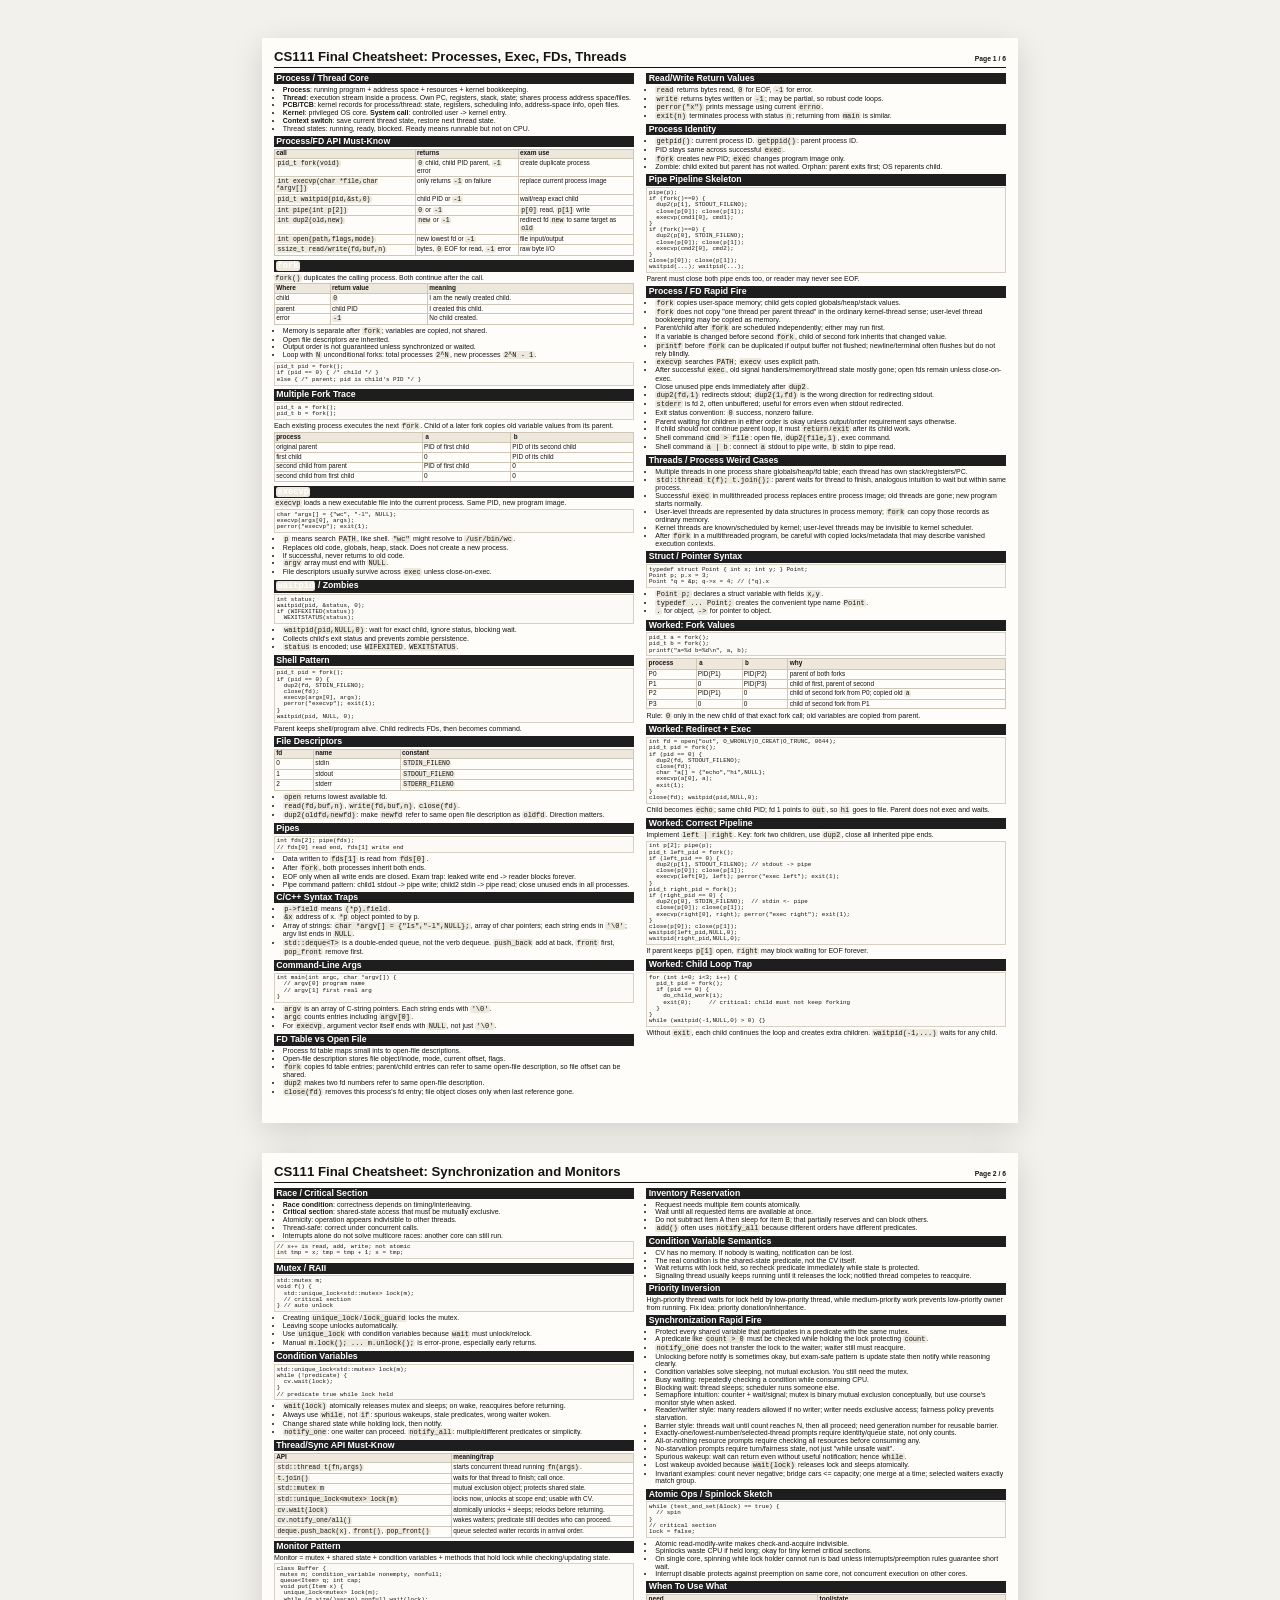
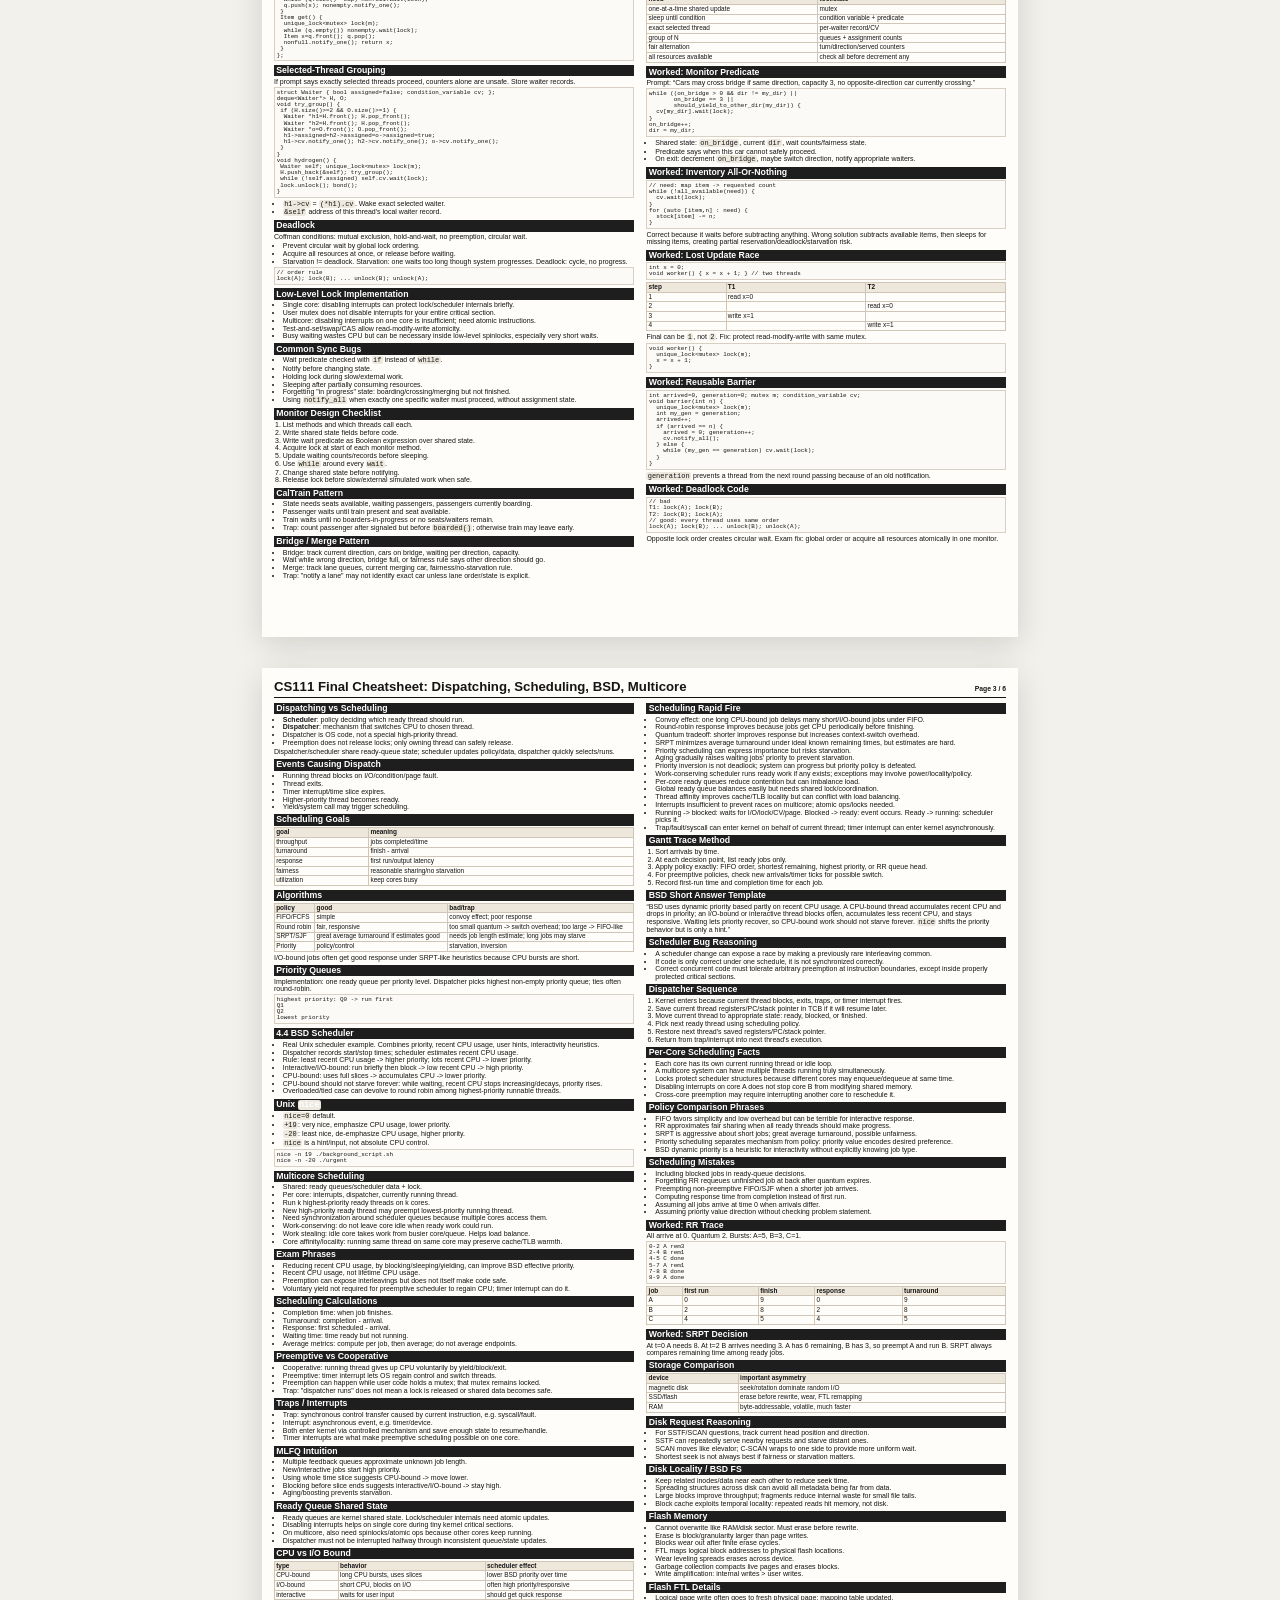
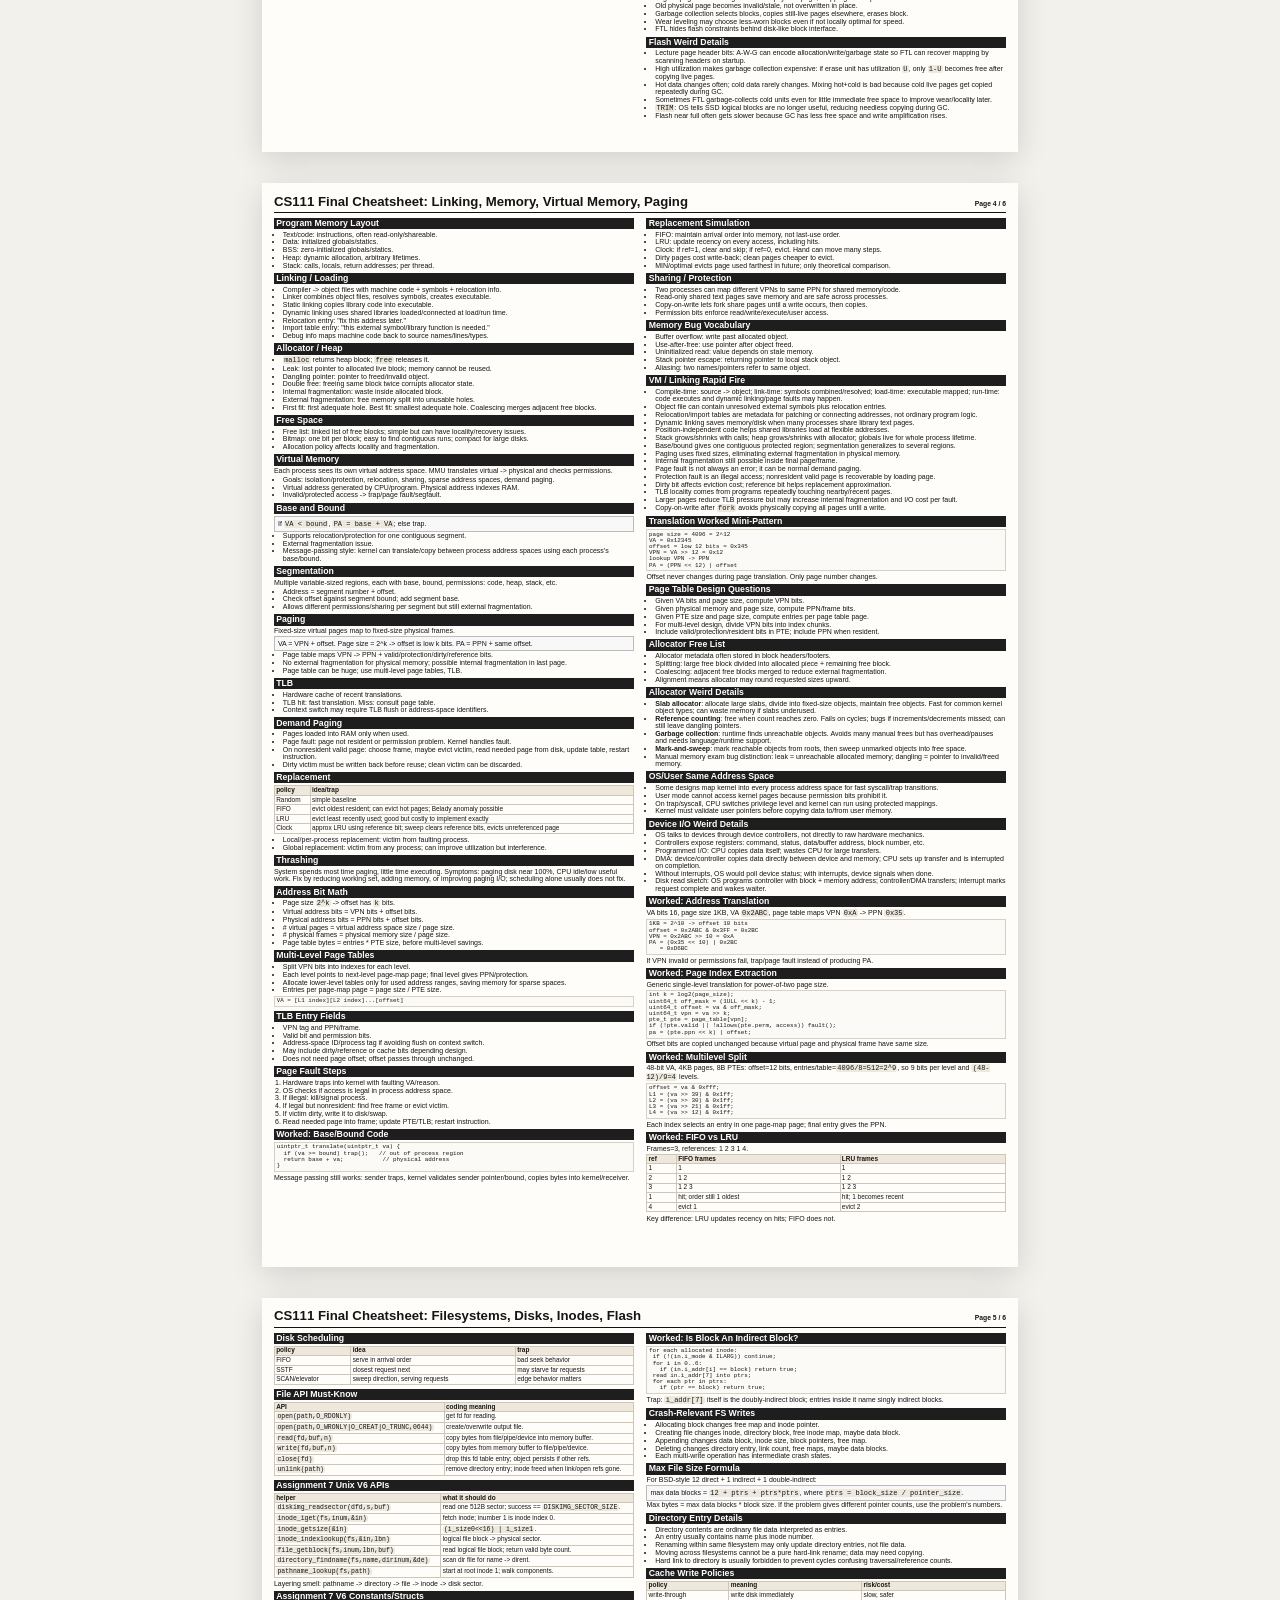
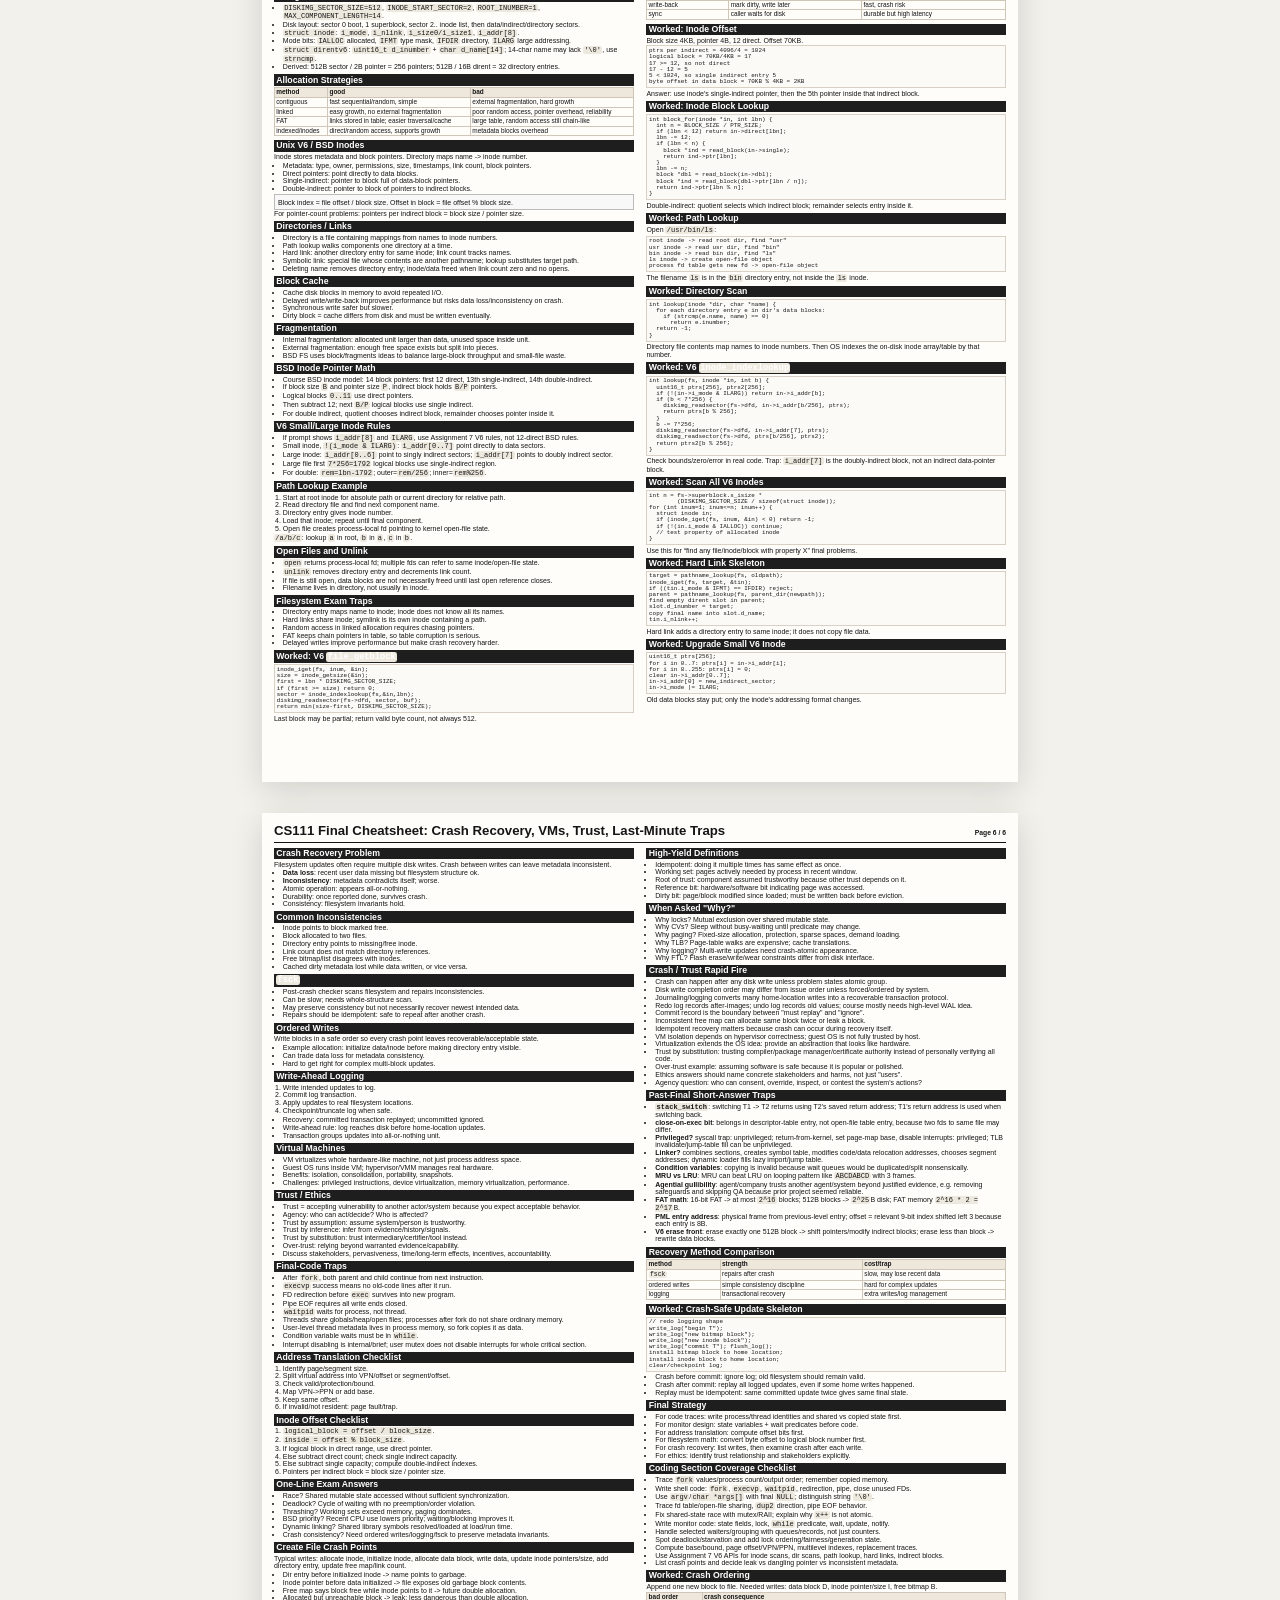
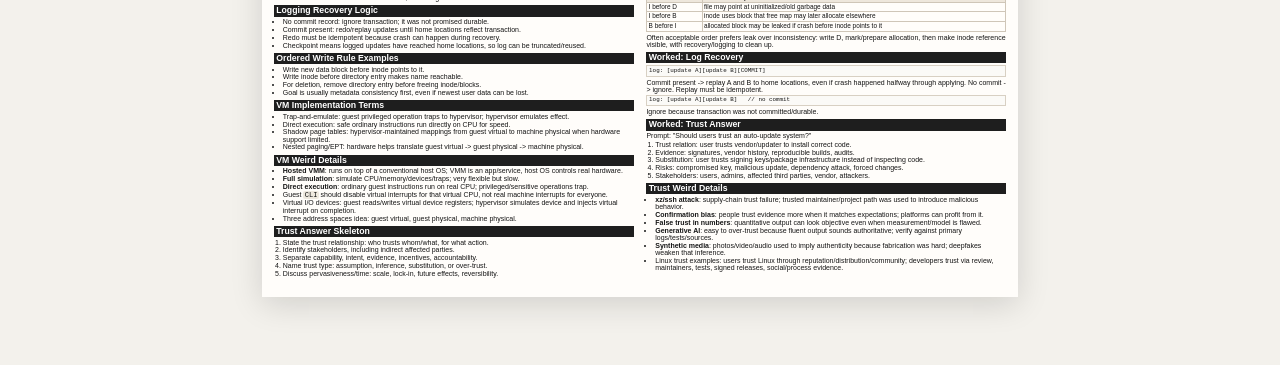
<file: CS111_FINAL_6_PAGE_CHEATSHEET.html>
<!doctype html>
<html lang="en">
<head>
  <meta charset="utf-8">
  <meta name="viewport" content="width=device-width, initial-scale=1">
  <meta name="robots" content="noindex,nofollow,noarchive">
  <title>CS111 Final 6-Page Cheatsheet</title>
  <style>
    @page { size: A4; margin: 5mm; }
    * { box-sizing: border-box; }
    html, body { margin: 0; padding: 0; background: #f3f1ec; color: #151515; }
    body { font-family: Arial, Helvetica, sans-serif; font-size: 5.25pt; line-height: 1.055; }
    .sheet { width: 200mm; min-height: 287mm; margin: 0 auto 8mm; padding: 3.15mm; background: #fffdfa; page-break-after: always; overflow: hidden; }
    .sheet:last-child { page-break-after: auto; }
    header { display: flex; align-items: baseline; justify-content: space-between; gap: 3mm; border-bottom: .35mm solid #111; padding-bottom: .85mm; margin-bottom: 1.35mm; }
    h1 { font-size: 9.9pt; margin: 0; letter-spacing: 0; }
    .sub { font-size: 5.1pt; font-weight: 700; }
    .cols { columns: 2; column-gap: 3.4mm; }
    .twocol { columns: 2; column-gap: 3mm; }
    section, .box { break-inside: avoid; page-break-inside: avoid; margin: 0 0 1mm; }
    h2 { font-size: 6.55pt; margin: 0 0 .42mm; padding: .28mm .6mm; background: #1e1e1e; color: #fff; break-after: avoid; }
    h3 { font-size: 5.8pt; margin: .65mm 0 .25mm; border-bottom: .2mm solid #aaa; break-after: avoid; }
    p { margin: 0 0 .38mm; }
    ul, ol { margin: 0 0 .52mm 2.35mm; padding: 0; }
    li { margin: 0 0 .08mm; }
    code, pre { font-family: ui-monospace, SFMono-Regular, Menlo, Consolas, "Liberation Mono", monospace; }
    code { background: #eee9df; padding: 0 .35mm; border-radius: .6mm; }
    pre { margin: .35mm 0 .5mm; padding: .45mm; border: .2mm solid #d8d0c3; background: #fbfaf7; white-space: pre-wrap; font-size: 4.42pt; line-height: 1.055; }
    table { width: 100%; border-collapse: collapse; margin: .25mm 0 .55mm; font-size: 4.85pt; }
    th, td { border: .2mm solid #cfc6b8; padding: .24mm .32mm; vertical-align: top; }
    th { background: #eee7dc; text-align: left; }
    .tight li { margin-bottom: .1mm; }
    .mini { font-size: 4.7pt; }
    .warn { border-left: .8mm solid #9b3d16; padding-left: 1mm; background: #fff7ef; }
    .rule { border-left: .8mm solid #155c3a; padding-left: 1mm; background: #f2fbf5; }
    .formula { border: .2mm solid #bbb; padding: .8mm; background: #f8f8f8; }
    @media screen {
      body { padding: 10mm 0; }
      .sheet { box-shadow: 0 2mm 8mm rgba(0,0,0,.14); }
    }
  </style>
</head>
<body>

<article class="sheet">
  <header><h1>CS111 Final Cheatsheet: Processes, Exec, FDs, Threads</h1><div class="sub">Page 1 / 6</div></header>
  <div class="cols">
    <section>
      <h2>Process / Thread Core</h2>
      <ul class="tight">
        <li><b>Process</b>: running program + address space + resources + kernel bookkeeping.</li>
        <li><b>Thread</b>: execution stream inside a process. Own PC, registers, stack, state; shares process address space/files.</li>
        <li><b>PCB/TCB</b>: kernel records for process/thread: state, registers, scheduling info, address-space info, open files.</li>
        <li><b>Kernel</b>: privileged OS core. <b>System call</b>: controlled user -> kernel entry.</li>
        <li><b>Context switch</b>: save current thread state, restore next thread state.</li>
        <li>Thread states: running, ready, blocked. Ready means runnable but not on CPU.</li>
      </ul>
    </section>

    <section>
      <h2>Process/FD API Must-Know</h2>
      <table>
        <tr><th>call</th><th>returns</th><th>exam use</th></tr>
        <tr><td><code>pid_t fork(void)</code></td><td><code>0</code> child, child PID parent, <code>-1</code> error</td><td>create duplicate process</td></tr>
        <tr><td><code>int execvp(char *file,char *argv[])</code></td><td>only returns <code>-1</code> on failure</td><td>replace current process image</td></tr>
        <tr><td><code>pid_t waitpid(pid,&amp;st,0)</code></td><td>child PID or <code>-1</code></td><td>wait/reap exact child</td></tr>
        <tr><td><code>int pipe(int p[2])</code></td><td><code>0</code> or <code>-1</code></td><td><code>p[0]</code> read, <code>p[1]</code> write</td></tr>
        <tr><td><code>int dup2(old,new)</code></td><td><code>new</code> or <code>-1</code></td><td>redirect fd <code>new</code> to same target as <code>old</code></td></tr>
        <tr><td><code>int open(path,flags,mode)</code></td><td>new lowest fd or <code>-1</code></td><td>file input/output</td></tr>
        <tr><td><code>ssize_t read/write(fd,buf,n)</code></td><td>bytes, <code>0</code> EOF for read, <code>-1</code> error</td><td>raw byte I/O</td></tr>
      </table>
    </section>

    <section>
      <h2><code>fork</code></h2>
      <p><code>fork()</code> duplicates the calling process. Both continue after the call.</p>
      <table>
        <tr><th>Where</th><th>return value</th><th>meaning</th></tr>
        <tr><td>child</td><td><code>0</code></td><td>I am the newly created child.</td></tr>
        <tr><td>parent</td><td>child PID</td><td>I created this child.</td></tr>
        <tr><td>error</td><td><code>-1</code></td><td>No child created.</td></tr>
      </table>
      <ul class="tight">
        <li>Memory is separate after <code>fork</code>; variables are copied, not shared.</li>
        <li>Open file descriptors are inherited.</li>
        <li>Output order is not guaranteed unless synchronized or waited.</li>
        <li>Loop with <code>N</code> unconditional forks: total processes <code>2^N</code>, new processes <code>2^N - 1</code>.</li>
      </ul>
      <pre>pid_t pid = fork();
if (pid == 0) { /* child */ }
else { /* parent; pid is child's PID */ }</pre>
    </section>

    <section>
      <h2>Multiple Fork Trace</h2>
      <pre>pid_t a = fork();
pid_t b = fork();</pre>
      <p>Each existing process executes the next <code>fork</code>. Child of a later fork copies old variable values from its parent.</p>
      <table>
        <tr><th>process</th><th><code>a</code></th><th><code>b</code></th></tr>
        <tr><td>original parent</td><td>PID of first child</td><td>PID of its second child</td></tr>
        <tr><td>first child</td><td>0</td><td>PID of its child</td></tr>
        <tr><td>second child from parent</td><td>PID of first child</td><td>0</td></tr>
        <tr><td>second child from first child</td><td>0</td><td>0</td></tr>
      </table>
    </section>

    <section>
      <h2><code>execvp</code></h2>
      <p><code>execvp</code> loads a new executable file into the current process. Same PID, new program image.</p>
      <pre>char *args[] = {"wc", "-l", NULL};
execvp(args[0], args);
perror("execvp"); exit(1);</pre>
      <ul class="tight">
        <li><code>p</code> means search <code>PATH</code>, like shell. <code>"wc"</code> might resolve to <code>/usr/bin/wc</code>.</li>
        <li>Replaces old code, globals, heap, stack. Does not create a new process.</li>
        <li>If successful, never returns to old code.</li>
        <li><code>argv</code> array must end with <code>NULL</code>.</li>
        <li>File descriptors usually survive across <code>exec</code> unless close-on-exec.</li>
      </ul>
    </section>

    <section>
      <h2><code>waitpid</code> / Zombies</h2>
      <pre>int status;
waitpid(pid, &status, 0);
if (WIFEXITED(status))
  WEXITSTATUS(status);</pre>
      <ul class="tight">
        <li><code>waitpid(pid,NULL,0)</code>: wait for exact child, ignore status, blocking wait.</li>
        <li>Collects child's exit status and prevents zombie persistence.</li>
        <li><code>status</code> is encoded; use <code>WIFEXITED</code>, <code>WEXITSTATUS</code>.</li>
      </ul>
    </section>

    <section>
      <h2>Shell Pattern</h2>
      <pre>pid_t pid = fork();
if (pid == 0) {
  dup2(fd, STDIN_FILENO);
  close(fd);
  execvp(args[0], args);
  perror("execvp"); exit(1);
}
waitpid(pid, NULL, 0);</pre>
      <p>Parent keeps shell/program alive. Child redirects FDs, then becomes command.</p>
    </section>

    <section>
      <h2>File Descriptors</h2>
      <table>
        <tr><th>fd</th><th>name</th><th>constant</th></tr>
        <tr><td>0</td><td>stdin</td><td><code>STDIN_FILENO</code></td></tr>
        <tr><td>1</td><td>stdout</td><td><code>STDOUT_FILENO</code></td></tr>
        <tr><td>2</td><td>stderr</td><td><code>STDERR_FILENO</code></td></tr>
      </table>
      <ul class="tight">
        <li><code>open</code> returns lowest available fd.</li>
        <li><code>read(fd,buf,n)</code>, <code>write(fd,buf,n)</code>, <code>close(fd)</code>.</li>
        <li><code>dup2(oldfd,newfd)</code>: make <code>newfd</code> refer to same open file description as <code>oldfd</code>. Direction matters.</li>
      </ul>
    </section>

    <section>
      <h2>Pipes</h2>
      <pre>int fds[2]; pipe(fds);
// fds[0] read end, fds[1] write end</pre>
      <ul class="tight">
        <li>Data written to <code>fds[1]</code> is read from <code>fds[0]</code>.</li>
        <li>After <code>fork</code>, both processes inherit both ends.</li>
        <li>EOF only when all write ends are closed. Exam trap: leaked write end -> reader blocks forever.</li>
        <li>Pipe command pattern: child1 stdout -> pipe write; child2 stdin -> pipe read; close unused ends in all processes.</li>
      </ul>
    </section>

    <section>
      <h2>C/C++ Syntax Traps</h2>
      <ul class="tight">
        <li><code>p->field</code> means <code>(*p).field</code>.</li>
        <li><code>&x</code> address of x. <code>*p</code> object pointed to by p.</li>
        <li>Array of strings: <code>char *argv[] = {"ls","-l",NULL};</code>, array of char pointers; each string ends in <code>'\0'</code>; argv list ends in <code>NULL</code>.</li>
        <li><code>std::deque&lt;T&gt;</code> is a double-ended queue, not the verb dequeue. <code>push_back</code> add at back, <code>front</code> first, <code>pop_front</code> remove first.</li>
      </ul>
    </section>

    <section>
      <h2>Command-Line Args</h2>
      <pre>int main(int argc, char *argv[]) {
  // argv[0] program name
  // argv[1] first real arg
}</pre>
      <ul class="tight">
        <li><code>argv</code> is an array of C-string pointers. Each string ends with <code>'\0'</code>.</li>
        <li><code>argc</code> counts entries including <code>argv[0]</code>.</li>
        <li>For <code>execvp</code>, argument vector itself ends with <code>NULL</code>, not just <code>'\0'</code>.</li>
      </ul>
    </section>

    <section>
      <h2>FD Table vs Open File</h2>
      <ul class="tight">
        <li>Process fd table maps small ints to open-file descriptions.</li>
        <li>Open-file description stores file object/inode, mode, current offset, flags.</li>
        <li><code>fork</code> copies fd table entries; parent/child entries can refer to same open-file description, so file offset can be shared.</li>
        <li><code>dup2</code> makes two fd numbers refer to same open-file description.</li>
        <li><code>close(fd)</code> removes this process's fd entry; file object closes only when last reference gone.</li>
      </ul>
    </section>

    <section>
      <h2>Read/Write Return Values</h2>
      <ul class="tight">
        <li><code>read</code> returns bytes read, <code>0</code> for EOF, <code>-1</code> for error.</li>
        <li><code>write</code> returns bytes written or <code>-1</code>; may be partial, so robust code loops.</li>
        <li><code>perror("x")</code> prints message using current <code>errno</code>.</li>
        <li><code>exit(n)</code> terminates process with status <code>n</code>; returning from <code>main</code> is similar.</li>
      </ul>
    </section>

    <section>
      <h2>Process Identity</h2>
      <ul class="tight">
        <li><code>getpid()</code>: current process ID. <code>getppid()</code>: parent process ID.</li>
        <li>PID stays same across successful <code>exec</code>.</li>
        <li><code>fork</code> creates new PID; <code>exec</code> changes program image only.</li>
        <li>Zombie: child exited but parent has not waited. Orphan: parent exits first; OS reparents child.</li>
      </ul>
    </section>

    <section>
      <h2>Pipe Pipeline Skeleton</h2>
      <pre>pipe(p);
if (fork()==0) {
  dup2(p[1], STDOUT_FILENO);
  close(p[0]); close(p[1]);
  execvp(cmd1[0], cmd1);
}
if (fork()==0) {
  dup2(p[0], STDIN_FILENO);
  close(p[0]); close(p[1]);
  execvp(cmd2[0], cmd2);
}
close(p[0]); close(p[1]);
waitpid(...); waitpid(...);</pre>
      <p>Parent must close both pipe ends too, or reader may never see EOF.</p>
    </section>

    <section>
      <h2>Process / FD Rapid Fire</h2>
      <ul class="tight">
        <li><code>fork</code> copies user-space memory; child gets copied globals/heap/stack values.</li>
        <li><code>fork</code> does not copy "one thread per parent thread" in the ordinary kernel-thread sense; user-level thread bookkeeping may be copied as memory.</li>
        <li>Parent/child after <code>fork</code> are scheduled independently; either may run first.</li>
        <li>If a variable is changed before second <code>fork</code>, child of second fork inherits that changed value.</li>
        <li><code>printf</code> before <code>fork</code> can be duplicated if output buffer not flushed; newline/terminal often flushes but do not rely blindly.</li>
        <li><code>execvp</code> searches <code>PATH</code>; <code>execv</code> uses explicit path.</li>
        <li>After successful <code>exec</code>, old signal handlers/memory/thread state mostly gone; open fds remain unless close-on-exec.</li>
        <li>Close unused pipe ends immediately after <code>dup2</code>.</li>
        <li><code>dup2(fd,1)</code> redirects stdout; <code>dup2(1,fd)</code> is the wrong direction for redirecting stdout.</li>
        <li><code>stderr</code> is fd 2, often unbuffered; useful for errors even when stdout redirected.</li>
        <li>Exit status convention: <code>0</code> success, nonzero failure.</li>
        <li>Parent waiting for children in either order is okay unless output/order requirement says otherwise.</li>
        <li>If child should not continue parent loop, it must <code>return</code>/<code>exit</code> after its child work.</li>
        <li>Shell command <code>cmd &gt; file</code>: open file, <code>dup2(file,1)</code>, exec command.</li>
        <li>Shell command <code>a | b</code>: connect <code>a</code> stdout to pipe write, <code>b</code> stdin to pipe read.</li>
      </ul>
    </section>

    <section>
      <h2>Threads / Process Weird Cases</h2>
      <ul class="tight">
        <li>Multiple threads in one process share globals/heap/fd table; each thread has own stack/registers/PC.</li>
        <li><code>std::thread t(f); t.join();</code>: parent waits for thread to finish, analogous intuition to wait but within same process.</li>
        <li>Successful <code>exec</code> in multithreaded process replaces entire process image; old threads are gone; new program starts normally.</li>
        <li>User-level threads are represented by data structures in process memory; <code>fork</code> can copy those records as ordinary memory.</li>
        <li>Kernel threads are known/scheduled by kernel; user-level threads may be invisible to kernel scheduler.</li>
        <li>After <code>fork</code> in a multithreaded program, be careful with copied locks/metadata that may describe vanished execution contexts.</li>
      </ul>
    </section>

    <section>
      <h2>Struct / Pointer Syntax</h2>
      <pre>typedef struct Point { int x; int y; } Point;
Point p; p.x = 3;
Point *q = &p; q->x = 4; // (*q).x</pre>
      <ul class="tight">
        <li><code>Point p;</code> declares a struct variable with fields <code>x,y</code>.</li>
        <li><code>typedef ... Point;</code> creates the convenient type name <code>Point</code>.</li>
        <li><code>.</code> for object, <code>-></code> for pointer to object.</li>
      </ul>
    </section>

    <section>
      <h2>Worked: Fork Values</h2>
      <pre>pid_t a = fork();
pid_t b = fork();
printf("a=%d b=%d\n", a, b);</pre>
      <table>
        <tr><th>process</th><th><code>a</code></th><th><code>b</code></th><th>why</th></tr>
        <tr><td>P0</td><td>PID(P1)</td><td>PID(P2)</td><td>parent of both forks</td></tr>
        <tr><td>P1</td><td>0</td><td>PID(P3)</td><td>child of first, parent of second</td></tr>
        <tr><td>P2</td><td>PID(P1)</td><td>0</td><td>child of second fork from P0; copied old <code>a</code></td></tr>
        <tr><td>P3</td><td>0</td><td>0</td><td>child of second fork from P1</td></tr>
      </table>
      <p>Rule: <code>0</code> only in the new child of that exact fork call; old variables are copied from parent.</p>
    </section>

    <section>
      <h2>Worked: Redirect + Exec</h2>
      <pre>int fd = open("out", O_WRONLY|O_CREAT|O_TRUNC, 0644);
pid_t pid = fork();
if (pid == 0) {
  dup2(fd, STDOUT_FILENO);
  close(fd);
  char *a[] = {"echo","hi",NULL};
  execvp(a[0], a);
  exit(1);
}
close(fd); waitpid(pid,NULL,0);</pre>
      <p>Child becomes <code>echo</code>; same child PID; fd 1 points to <code>out</code>, so <code>hi</code> goes to file. Parent does not exec and waits.</p>
    </section>

    <section>
      <h2>Worked: Correct Pipeline</h2>
      <p>Implement <code>left | right</code>. Key: fork two children, use <code>dup2</code>, close all inherited pipe ends.</p>
      <pre>int p[2]; pipe(p);
pid_t left_pid = fork();
if (left_pid == 0) {
  dup2(p[1], STDOUT_FILENO); // stdout -> pipe
  close(p[0]); close(p[1]);
  execvp(left[0], left); perror("exec left"); exit(1);
}
pid_t right_pid = fork();
if (right_pid == 0) {
  dup2(p[0], STDIN_FILENO);  // stdin <- pipe
  close(p[0]); close(p[1]);
  execvp(right[0], right); perror("exec right"); exit(1);
}
close(p[0]); close(p[1]);
waitpid(left_pid,NULL,0);
waitpid(right_pid,NULL,0);</pre>
      <p>If parent keeps <code>p[1]</code> open, <code>right</code> may block waiting for EOF forever.</p>
    </section>

    <section>
      <h2>Worked: Child Loop Trap</h2>
      <pre>for (int i=0; i&lt;3; i++) {
  pid_t pid = fork();
  if (pid == 0) {
    do_child_work(i);
    exit(0);     // critical: child must not keep forking
  }
}
while (waitpid(-1,NULL,0) &gt; 0) {}</pre>
      <p>Without <code>exit</code>, each child continues the loop and creates extra children. <code>waitpid(-1,...)</code> waits for any child.</p>
    </section>
  </div>
</article>

<article class="sheet">
  <header><h1>CS111 Final Cheatsheet: Synchronization and Monitors</h1><div class="sub">Page 2 / 6</div></header>
  <div class="cols">
    <section>
      <h2>Race / Critical Section</h2>
      <ul class="tight">
        <li><b>Race condition</b>: correctness depends on timing/interleaving.</li>
        <li><b>Critical section</b>: shared-state access that must be mutually exclusive.</li>
        <li>Atomicity: operation appears indivisible to other threads.</li>
        <li>Thread-safe: correct under concurrent calls.</li>
        <li>Interrupts alone do not solve multicore races: another core can still run.</li>
      </ul>
      <pre>// x++ is read, add, write; not atomic
int tmp = x; tmp = tmp + 1; x = tmp;</pre>
    </section>

    <section>
      <h2>Mutex / RAII</h2>
      <pre>std::mutex m;
void f() {
  std::unique_lock&lt;std::mutex&gt; lock(m);
  // critical section
} // auto unlock</pre>
      <ul class="tight">
        <li>Creating <code>unique_lock</code>/<code>lock_guard</code> locks the mutex.</li>
        <li>Leaving scope unlocks automatically.</li>
        <li>Use <code>unique_lock</code> with condition variables because <code>wait</code> must unlock/relock.</li>
        <li>Manual <code>m.lock(); ... m.unlock();</code> is error-prone, especially early returns.</li>
      </ul>
    </section>

    <section>
      <h2>Condition Variables</h2>
      <pre>std::unique_lock&lt;std::mutex&gt; lock(m);
while (!predicate) {
  cv.wait(lock);
}
// predicate true while lock held</pre>
      <ul class="tight">
        <li><code>wait(lock)</code> atomically releases mutex and sleeps; on wake, reacquires before returning.</li>
        <li>Always use <code>while</code>, not <code>if</code>: spurious wakeups, stale predicates, wrong waiter woken.</li>
        <li>Change shared state while holding lock, then notify.</li>
        <li><code>notify_one</code>: one waiter can proceed. <code>notify_all</code>: multiple/different predicates or simplicity.</li>
      </ul>
    </section>

    <section>
      <h2>Thread/Sync API Must-Know</h2>
      <table>
        <tr><th>API</th><th>meaning/trap</th></tr>
        <tr><td><code>std::thread t(fn,args)</code></td><td>starts concurrent thread running <code>fn(args)</code>.</td></tr>
        <tr><td><code>t.join()</code></td><td>waits for that thread to finish; call once.</td></tr>
        <tr><td><code>std::mutex m</code></td><td>mutual exclusion object; protects shared state.</td></tr>
        <tr><td><code>std::unique_lock&lt;mutex&gt; lock(m)</code></td><td>locks now, unlocks at scope end; usable with CV.</td></tr>
        <tr><td><code>cv.wait(lock)</code></td><td>atomically unlocks + sleeps; relocks before returning.</td></tr>
        <tr><td><code>cv.notify_one/all()</code></td><td>wakes waiters; predicate still decides who can proceed.</td></tr>
        <tr><td><code>deque.push_back(x)</code>, <code>front()</code>, <code>pop_front()</code></td><td>queue selected waiter records in arrival order.</td></tr>
      </table>
    </section>

    <section>
      <h2>Monitor Pattern</h2>
      <p>Monitor = mutex + shared state + condition variables + methods that hold lock while checking/updating state.</p>
      <pre>class Buffer {
 mutex m; condition_variable nonempty, nonfull;
 queue&lt;Item&gt; q; int cap;
 void put(Item x) {
  unique_lock&lt;mutex&gt; lock(m);
  while (q.size()==cap) nonfull.wait(lock);
  q.push(x); nonempty.notify_one();
 }
 Item get() {
  unique_lock&lt;mutex&gt; lock(m);
  while (q.empty()) nonempty.wait(lock);
  Item x=q.front(); q.pop();
  nonfull.notify_one(); return x;
 }
};</pre>
    </section>

    <section>
      <h2>Selected-Thread Grouping</h2>
      <p>If prompt says exactly selected threads proceed, counters alone are unsafe. Store waiter records.</p>
      <pre>struct Waiter { bool assigned=false; condition_variable cv; };
deque&lt;Waiter*&gt; H, O;
void try_group() {
 if (H.size()>=2 && O.size()>=1) {
  Waiter *h1=H.front(); H.pop_front();
  Waiter *h2=H.front(); H.pop_front();
  Waiter *o=O.front(); O.pop_front();
  h1->assigned=h2->assigned=o->assigned=true;
  h1->cv.notify_one(); h2->cv.notify_one(); o->cv.notify_one();
 }
}
void hydrogen() {
 Waiter self; unique_lock&lt;mutex&gt; lock(m);
 H.push_back(&self); try_group();
 while (!self.assigned) self.cv.wait(lock);
 lock.unlock(); bond();
}</pre>
      <ul class="tight">
        <li><code>h1->cv</code> = <code>(*h1).cv</code>. Wake exact selected waiter.</li>
        <li><code>&self</code> address of this thread's local waiter record.</li>
      </ul>
    </section>

    <section>
      <h2>Deadlock</h2>
      <p>Coffman conditions: mutual exclusion, hold-and-wait, no preemption, circular wait.</p>
      <ul class="tight">
        <li>Prevent circular wait by global lock ordering.</li>
        <li>Acquire all resources at once, or release before waiting.</li>
        <li>Starvation != deadlock. Starvation: one waits too long though system progresses. Deadlock: cycle, no progress.</li>
      </ul>
      <pre>// order rule
lock(A); lock(B); ... unlock(B); unlock(A);</pre>
    </section>

    <section>
      <h2>Low-Level Lock Implementation</h2>
      <ul class="tight">
        <li>Single core: disabling interrupts can protect lock/scheduler internals briefly.</li>
        <li>User mutex does not disable interrupts for your entire critical section.</li>
        <li>Multicore: disabling interrupts on one core is insufficient; need atomic instructions.</li>
        <li>Test-and-set/swap/CAS allow read-modify-write atomicity.</li>
        <li>Busy waiting wastes CPU but can be necessary inside low-level spinlocks, especially very short waits.</li>
      </ul>
    </section>

    <section>
      <h2>Common Sync Bugs</h2>
      <ul class="tight">
        <li>Wait predicate checked with <code>if</code> instead of <code>while</code>.</li>
        <li>Notify before changing state.</li>
        <li>Holding lock during slow/external work.</li>
        <li>Sleeping after partially consuming resources.</li>
        <li>Forgetting "in progress" state: boarding/crossing/merging but not finished.</li>
        <li>Using <code>notify_all</code> when exactly one specific waiter must proceed, without assignment state.</li>
      </ul>
    </section>

    <section>
      <h2>Monitor Design Checklist</h2>
      <ol class="tight">
        <li>List methods and which threads call each.</li>
        <li>Write shared state fields before code.</li>
        <li>Write wait predicate as Boolean expression over shared state.</li>
        <li>Acquire lock at start of each monitor method.</li>
        <li>Update waiting counts/records before sleeping.</li>
        <li>Use <code>while</code> around every <code>wait</code>.</li>
        <li>Change shared state before notifying.</li>
        <li>Release lock before slow/external simulated work when safe.</li>
      </ol>
    </section>

    <section>
      <h2>CalTrain Pattern</h2>
      <ul class="tight">
        <li>State needs seats available, waiting passengers, passengers currently boarding.</li>
        <li>Passenger waits until train present and seat available.</li>
        <li>Train waits until no boarders-in-progress or no seats/waiters remain.</li>
        <li>Trap: count passenger after signaled but before <code>boarded()</code>; otherwise train may leave early.</li>
      </ul>
    </section>

    <section>
      <h2>Bridge / Merge Pattern</h2>
      <ul class="tight">
        <li>Bridge: track current direction, cars on bridge, waiting per direction, capacity.</li>
        <li>Wait while wrong direction, bridge full, or fairness rule says other direction should go.</li>
        <li>Merge: track lane queues, current merging car, fairness/no-starvation rule.</li>
        <li>Trap: "notify a lane" may not identify exact car unless lane order/state is explicit.</li>
      </ul>
    </section>

    <section>
      <h2>Inventory Reservation</h2>
      <ul class="tight">
        <li>Request needs multiple item counts atomically.</li>
        <li>Wait until all requested items are available at once.</li>
        <li>Do not subtract item A then sleep for item B; that partially reserves and can block others.</li>
        <li><code>add()</code> often uses <code>notify_all</code> because different orders have different predicates.</li>
      </ul>
    </section>

    <section>
      <h2>Condition Variable Semantics</h2>
      <ul class="tight">
        <li>CV has no memory. If nobody is waiting, notification can be lost.</li>
        <li>The real condition is the shared-state predicate, not the CV itself.</li>
        <li>Wait returns with lock held, so recheck predicate immediately while state is protected.</li>
        <li>Signaling thread usually keeps running until it releases the lock; notified thread competes to reacquire.</li>
      </ul>
    </section>

    <section>
      <h2>Priority Inversion</h2>
      <p>High-priority thread waits for lock held by low-priority thread, while medium-priority work prevents low-priority owner from running. Fix idea: priority donation/inheritance.</p>
    </section>

    <section>
      <h2>Synchronization Rapid Fire</h2>
      <ul class="tight">
        <li>Protect every shared variable that participates in a predicate with the same mutex.</li>
        <li>A predicate like <code>count &gt; 0</code> must be checked while holding the lock protecting <code>count</code>.</li>
        <li><code>notify_one</code> does not transfer the lock to the waiter; waiter still must reacquire.</li>
        <li>Unlocking before notify is sometimes okay, but exam-safe pattern is update state then notify while reasoning clearly.</li>
        <li>Condition variables solve sleeping, not mutual exclusion. You still need the mutex.</li>
        <li>Busy waiting: repeatedly checking a condition while consuming CPU.</li>
        <li>Blocking wait: thread sleeps; scheduler runs someone else.</li>
        <li>Semaphore intuition: counter + wait/signal; mutex is binary mutual exclusion conceptually, but use course's monitor style when asked.</li>
        <li>Reader/writer style: many readers allowed if no writer; writer needs exclusive access; fairness policy prevents starvation.</li>
        <li>Barrier style: threads wait until count reaches N, then all proceed; need generation number for reusable barrier.</li>
        <li>Exactly-one/lowest-number/selected-thread prompts require identity/queue state, not only counts.</li>
        <li>All-or-nothing resource prompts require checking all resources before consuming any.</li>
        <li>No-starvation prompts require turn/fairness state, not just "while unsafe wait".</li>
        <li>Spurious wakeup: wait can return even without useful notification; hence <code>while</code>.</li>
        <li>Lost wakeup avoided because <code>wait(lock)</code> releases lock and sleeps atomically.</li>
        <li>Invariant examples: count never negative; bridge cars <= capacity; one merge at a time; selected waiters exactly match group.</li>
      </ul>
    </section>

    <section>
      <h2>Atomic Ops / Spinlock Sketch</h2>
      <pre>while (test_and_set(&lock) == true) {
  // spin
}
// critical section
lock = false;</pre>
      <ul class="tight">
        <li>Atomic read-modify-write makes check-and-acquire indivisible.</li>
        <li>Spinlocks waste CPU if held long; okay for tiny kernel critical sections.</li>
        <li>On single core, spinning while lock holder cannot run is bad unless interrupts/preemption rules guarantee short wait.</li>
        <li>Interrupt disable protects against preemption on same core, not concurrent execution on other cores.</li>
      </ul>
    </section>

    <section>
      <h2>When To Use What</h2>
      <table>
        <tr><th>need</th><th>tool/state</th></tr>
        <tr><td>one-at-a-time shared update</td><td>mutex</td></tr>
        <tr><td>sleep until condition</td><td>condition variable + predicate</td></tr>
        <tr><td>exact selected thread</td><td>per-waiter record/CV</td></tr>
        <tr><td>group of N</td><td>queues + assignment counts</td></tr>
        <tr><td>fair alternation</td><td>turn/direction/served counters</td></tr>
        <tr><td>all resources available</td><td>check all before decrement any</td></tr>
      </table>
    </section>

    <section>
      <h2>Worked: Monitor Predicate</h2>
      <p>Prompt: “Cars may cross bridge if same direction, capacity 3, no opposite-direction car currently crossing.”</p>
      <pre>while ((on_bridge > 0 && dir != my_dir) ||
       on_bridge == 3 ||
       should_yield_to_other_dir(my_dir)) {
  cv[my_dir].wait(lock);
}
on_bridge++;
dir = my_dir;</pre>
      <ul class="tight">
        <li>Shared state: <code>on_bridge</code>, current <code>dir</code>, wait counts/fairness state.</li>
        <li>Predicate says when this car cannot safely proceed.</li>
        <li>On exit: decrement <code>on_bridge</code>, maybe switch direction, notify appropriate waiters.</li>
      </ul>
    </section>

    <section>
      <h2>Worked: Inventory All-Or-Nothing</h2>
      <pre>// need: map item -> requested count
while (!all_available(need)) {
  cv.wait(lock);
}
for (auto [item,n] : need) {
  stock[item] -= n;
}</pre>
      <p>Correct because it waits before subtracting anything. Wrong solution subtracts available items, then sleeps for missing items, creating partial reservation/deadlock/starvation risk.</p>
    </section>

    <section>
      <h2>Worked: Lost Update Race</h2>
      <pre>int x = 0;
void worker() { x = x + 1; } // two threads</pre>
      <table>
        <tr><th>step</th><th>T1</th><th>T2</th></tr>
        <tr><td>1</td><td>read x=0</td><td></td></tr>
        <tr><td>2</td><td></td><td>read x=0</td></tr>
        <tr><td>3</td><td>write x=1</td><td></td></tr>
        <tr><td>4</td><td></td><td>write x=1</td></tr>
      </table>
      <p>Final can be <code>1</code>, not <code>2</code>. Fix: protect read-modify-write with same mutex.</p>
      <pre>void worker() {
  unique_lock&lt;mutex&gt; lock(m);
  x = x + 1;
}</pre>
    </section>

    <section>
      <h2>Worked: Reusable Barrier</h2>
      <pre>int arrived=0, generation=0; mutex m; condition_variable cv;
void barrier(int n) {
  unique_lock&lt;mutex&gt; lock(m);
  int my_gen = generation;
  arrived++;
  if (arrived == n) {
    arrived = 0; generation++;
    cv.notify_all();
  } else {
    while (my_gen == generation) cv.wait(lock);
  }
}</pre>
      <p><code>generation</code> prevents a thread from the next round passing because of an old notification.</p>
    </section>

    <section>
      <h2>Worked: Deadlock Code</h2>
      <pre>// bad
T1: lock(A); lock(B);
T2: lock(B); lock(A);
// good: every thread uses same order
lock(A); lock(B); ... unlock(B); unlock(A);</pre>
      <p>Opposite lock order creates circular wait. Exam fix: global order or acquire all resources atomically in one monitor.</p>
    </section>
  </div>
</article>

<article class="sheet">
  <header><h1>CS111 Final Cheatsheet: Dispatching, Scheduling, BSD, Multicore</h1><div class="sub">Page 3 / 6</div></header>
  <div class="cols">
    <section>
      <h2>Dispatching vs Scheduling</h2>
      <ul class="tight">
        <li><b>Scheduler</b>: policy deciding which ready thread should run.</li>
        <li><b>Dispatcher</b>: mechanism that switches CPU to chosen thread.</li>
        <li>Dispatcher is OS code, not a special high-priority thread.</li>
        <li>Preemption does not release locks; only owning thread can safely release.</li>
      </ul>
      <p>Dispatcher/scheduler share ready-queue state; scheduler updates policy/data, dispatcher quickly selects/runs.</p>
    </section>

    <section>
      <h2>Events Causing Dispatch</h2>
      <ul class="tight">
        <li>Running thread blocks on I/O/condition/page fault.</li>
        <li>Thread exits.</li>
        <li>Timer interrupt/time slice expires.</li>
        <li>Higher-priority thread becomes ready.</li>
        <li>Yield/system call may trigger scheduling.</li>
      </ul>
    </section>

    <section>
      <h2>Scheduling Goals</h2>
      <table>
        <tr><th>goal</th><th>meaning</th></tr>
        <tr><td>throughput</td><td>jobs completed/time</td></tr>
        <tr><td>turnaround</td><td>finish - arrival</td></tr>
        <tr><td>response</td><td>first run/output latency</td></tr>
        <tr><td>fairness</td><td>reasonable sharing/no starvation</td></tr>
        <tr><td>utilization</td><td>keep cores busy</td></tr>
      </table>
    </section>

    <section>
      <h2>Algorithms</h2>
      <table>
        <tr><th>policy</th><th>good</th><th>bad/trap</th></tr>
        <tr><td>FIFO/FCFS</td><td>simple</td><td>convoy effect; poor response</td></tr>
        <tr><td>Round robin</td><td>fair, responsive</td><td>too small quantum -> switch overhead; too large -> FIFO-like</td></tr>
        <tr><td>SRPT/SJF</td><td>great average turnaround if estimates good</td><td>needs job length estimate; long jobs may starve</td></tr>
        <tr><td>Priority</td><td>policy/control</td><td>starvation, inversion</td></tr>
      </table>
      <p>I/O-bound jobs often get good response under SRPT-like heuristics because CPU bursts are short.</p>
    </section>

    <section>
      <h2>Priority Queues</h2>
      <p>Implementation: one ready queue per priority level. Dispatcher picks highest non-empty priority queue; ties often round-robin.</p>
      <pre>highest priority: Q0 -> run first
Q1
Q2
lowest priority</pre>
    </section>

    <section>
      <h2>4.4 BSD Scheduler</h2>
      <ul class="tight">
        <li>Real Unix scheduler example. Combines priority, recent CPU usage, user hints, interactivity heuristics.</li>
        <li>Dispatcher records start/stop times; scheduler estimates recent CPU usage.</li>
        <li>Rule: least recent CPU usage -> higher priority; lots recent CPU -> lower priority.</li>
        <li>Interactive/I/O-bound: run briefly then block -> low recent CPU -> high priority.</li>
        <li>CPU-bound: uses full slices -> accumulates CPU -> lower priority.</li>
        <li>CPU-bound should not starve forever: while waiting, recent CPU stops increasing/decays, priority rises.</li>
        <li>Overloaded/tied case can devolve to round robin among highest-priority runnable threads.</li>
      </ul>
    </section>

    <section>
      <h2>Unix <code>nice</code></h2>
      <ul class="tight">
        <li><code>nice=0</code> default.</li>
        <li><code>+19</code>: very nice, emphasize CPU usage, lower priority.</li>
        <li><code>-20</code>: least nice, de-emphasize CPU usage, higher priority.</li>
        <li><code>nice</code> is a hint/input, not absolute CPU control.</li>
      </ul>
      <pre>nice -n 19 ./background_script.sh
nice -n -20 ./urgent</pre>
    </section>

    <section>
      <h2>Multicore Scheduling</h2>
      <ul class="tight">
        <li>Shared: ready queues/scheduler data + lock.</li>
        <li>Per core: interrupts, dispatcher, currently running thread.</li>
        <li>Run k highest-priority ready threads on k cores.</li>
        <li>New high-priority ready thread may preempt lowest-priority running thread.</li>
        <li>Need synchronization around scheduler queues because multiple cores access them.</li>
        <li>Work-conserving: do not leave core idle when ready work could run.</li>
        <li>Work stealing: idle core takes work from busier core/queue. Helps load balance.</li>
        <li>Core affinity/locality: running same thread on same core may preserve cache/TLB warmth.</li>
      </ul>
    </section>

    <section>
      <h2>Exam Phrases</h2>
      <ul class="tight">
        <li>Reducing recent CPU usage, by blocking/sleeping/yielding, can improve BSD effective priority.</li>
        <li>Recent CPU usage, not lifetime CPU usage.</li>
        <li>Preemption can expose interleavings but does not itself make code safe.</li>
        <li>Voluntary yield not required for preemptive scheduler to regain CPU; timer interrupt can do it.</li>
      </ul>
    </section>

    <section>
      <h2>Scheduling Calculations</h2>
      <ul class="tight">
        <li>Completion time: when job finishes.</li>
        <li>Turnaround: completion - arrival.</li>
        <li>Response: first scheduled - arrival.</li>
        <li>Waiting time: time ready but not running.</li>
        <li>Average metrics: compute per job, then average; do not average endpoints.</li>
      </ul>
    </section>

    <section>
      <h2>Preemptive vs Cooperative</h2>
      <ul class="tight">
        <li>Cooperative: running thread gives up CPU voluntarily by yield/block/exit.</li>
        <li>Preemptive: timer interrupt lets OS regain control and switch threads.</li>
        <li>Preemption can happen while user code holds a mutex; that mutex remains locked.</li>
        <li>Trap: "dispatcher runs" does not mean a lock is released or shared data becomes safe.</li>
      </ul>
    </section>

    <section>
      <h2>Traps / Interrupts</h2>
      <ul class="tight">
        <li>Trap: synchronous control transfer caused by current instruction, e.g. syscall/fault.</li>
        <li>Interrupt: asynchronous event, e.g. timer/device.</li>
        <li>Both enter kernel via controlled mechanism and save enough state to resume/handle.</li>
        <li>Timer interrupts are what make preemptive scheduling possible on one core.</li>
      </ul>
    </section>

    <section>
      <h2>MLFQ Intuition</h2>
      <ul class="tight">
        <li>Multiple feedback queues approximate unknown job length.</li>
        <li>New/interactive jobs start high priority.</li>
        <li>Using whole time slice suggests CPU-bound -> move lower.</li>
        <li>Blocking before slice ends suggests interactive/I/O-bound -> stay high.</li>
        <li>Aging/boosting prevents starvation.</li>
      </ul>
    </section>

    <section>
      <h2>Ready Queue Shared State</h2>
      <ul class="tight">
        <li>Ready queues are kernel shared state. Lock/scheduler internals need atomic updates.</li>
        <li>Disabling interrupts helps on single core during tiny kernel critical sections.</li>
        <li>On multicore, also need spinlocks/atomic ops because other cores keep running.</li>
        <li>Dispatcher must not be interrupted halfway through inconsistent queue/state updates.</li>
      </ul>
    </section>

    <section>
      <h2>CPU vs I/O Bound</h2>
      <table>
        <tr><th>type</th><th>behavior</th><th>scheduler effect</th></tr>
        <tr><td>CPU-bound</td><td>long CPU bursts, uses slices</td><td>lower BSD priority over time</td></tr>
        <tr><td>I/O-bound</td><td>short CPU, blocks on I/O</td><td>often high priority/responsive</td></tr>
        <tr><td>interactive</td><td>waits for user input</td><td>should get quick response</td></tr>
      </table>
    </section>

    <section>
      <h2>Scheduling Rapid Fire</h2>
      <ul class="tight">
        <li>Convoy effect: one long CPU-bound job delays many short/I/O-bound jobs under FIFO.</li>
        <li>Round-robin response improves because jobs get CPU periodically before finishing.</li>
        <li>Quantum tradeoff: shorter improves response but increases context-switch overhead.</li>
        <li>SRPT minimizes average turnaround under ideal known remaining times, but estimates are hard.</li>
        <li>Priority scheduling can express importance but risks starvation.</li>
        <li>Aging gradually raises waiting jobs' priority to prevent starvation.</li>
        <li>Priority inversion is not deadlock; system can progress but priority policy is defeated.</li>
        <li>Work-conserving scheduler runs ready work if any exists; exceptions may involve power/locality/policy.</li>
        <li>Per-core ready queues reduce contention but can imbalance load.</li>
        <li>Global ready queue balances easily but needs shared lock/coordination.</li>
        <li>Thread affinity improves cache/TLB locality but can conflict with load balancing.</li>
        <li>Interrupts insufficient to prevent races on multicore; atomic ops/locks needed.</li>
        <li>Running -> blocked: waits for I/O/lock/CV/page. Blocked -> ready: event occurs. Ready -> running: scheduler picks it.</li>
        <li>Trap/fault/syscall can enter kernel on behalf of current thread; timer interrupt can enter kernel asynchronously.</li>
      </ul>
    </section>

    <section>
      <h2>Gantt Trace Method</h2>
      <ol class="tight">
        <li>Sort arrivals by time.</li>
        <li>At each decision point, list ready jobs only.</li>
        <li>Apply policy exactly: FIFO order, shortest remaining, highest priority, or RR queue head.</li>
        <li>For preemptive policies, check new arrivals/timer ticks for possible switch.</li>
        <li>Record first-run time and completion time for each job.</li>
      </ol>
    </section>

    <section>
      <h2>BSD Short Answer Template</h2>
      <p>“BSD uses dynamic priority based partly on recent CPU usage. A CPU-bound thread accumulates recent CPU and drops in priority; an I/O-bound or interactive thread blocks often, accumulates less recent CPU, and stays responsive. Waiting lets priority recover, so CPU-bound work should not starve forever. <code>nice</code> shifts the priority behavior but is only a hint.”</p>
    </section>

    <section>
      <h2>Scheduler Bug Reasoning</h2>
      <ul class="tight">
        <li>A scheduler change can expose a race by making a previously rare interleaving common.</li>
        <li>If code is only correct under one schedule, it is not synchronized correctly.</li>
        <li>Correct concurrent code must tolerate arbitrary preemption at instruction boundaries, except inside properly protected critical sections.</li>
      </ul>
    </section>

    <section>
      <h2>Dispatcher Sequence</h2>
      <ol class="tight">
        <li>Kernel enters because current thread blocks, exits, traps, or timer interrupt fires.</li>
        <li>Save current thread registers/PC/stack pointer in TCB if it will resume later.</li>
        <li>Move current thread to appropriate state: ready, blocked, or finished.</li>
        <li>Pick next ready thread using scheduling policy.</li>
        <li>Restore next thread's saved registers/PC/stack pointer.</li>
        <li>Return from trap/interrupt into next thread's execution.</li>
      </ol>
    </section>

    <section>
      <h2>Per-Core Scheduling Facts</h2>
      <ul class="tight">
        <li>Each core has its own current running thread or idle loop.</li>
        <li>A multicore system can have multiple threads running truly simultaneously.</li>
        <li>Locks protect scheduler structures because different cores may enqueue/dequeue at same time.</li>
        <li>Disabling interrupts on core A does not stop core B from modifying shared memory.</li>
        <li>Cross-core preemption may require interrupting another core to reschedule it.</li>
      </ul>
    </section>

    <section>
      <h2>Policy Comparison Phrases</h2>
      <ul class="tight">
        <li>FIFO favors simplicity and low overhead but can be terrible for interactive response.</li>
        <li>RR approximates fair sharing when all ready threads should make progress.</li>
        <li>SRPT is aggressive about short jobs; great average turnaround, possible unfairness.</li>
        <li>Priority scheduling separates mechanism from policy: priority value encodes desired preference.</li>
        <li>BSD dynamic priority is a heuristic for interactivity without explicitly knowing job type.</li>
      </ul>
    </section>

    <section>
      <h2>Scheduling Mistakes</h2>
      <ul class="tight">
        <li>Including blocked jobs in ready-queue decisions.</li>
        <li>Forgetting RR requeues unfinished job at back after quantum expires.</li>
        <li>Preempting non-preemptive FIFO/SJF when a shorter job arrives.</li>
        <li>Computing response time from completion instead of first run.</li>
        <li>Assuming all jobs arrive at time 0 when arrivals differ.</li>
        <li>Assuming priority value direction without checking problem statement.</li>
      </ul>
    </section>

    <section>
      <h2>Worked: RR Trace</h2>
      <p>All arrive at 0. Quantum 2. Bursts: A=5, B=3, C=1.</p>
      <pre>0-2 A rem3
2-4 B rem1
4-5 C done
5-7 A rem1
7-8 B done
8-9 A done</pre>
      <table>
        <tr><th>job</th><th>first run</th><th>finish</th><th>response</th><th>turnaround</th></tr>
        <tr><td>A</td><td>0</td><td>9</td><td>0</td><td>9</td></tr>
        <tr><td>B</td><td>2</td><td>8</td><td>2</td><td>8</td></tr>
        <tr><td>C</td><td>4</td><td>5</td><td>4</td><td>5</td></tr>
      </table>
    </section>

    <section>
      <h2>Worked: SRPT Decision</h2>
      <p>At t=0 A needs 8. At t=2 B arrives needing 3. A has 6 remaining, B has 3, so preempt A and run B. SRPT always compares remaining time among ready jobs.</p>
    </section>

    <section>
      <h2>Storage Comparison</h2>
      <table>
        <tr><th>device</th><th>important asymmetry</th></tr>
        <tr><td>magnetic disk</td><td>seek/rotation dominate random I/O</td></tr>
        <tr><td>SSD/flash</td><td>erase before rewrite, wear, FTL remapping</td></tr>
        <tr><td>RAM</td><td>byte-addressable, volatile, much faster</td></tr>
      </table>
    </section>

    <section>
      <h2>Disk Request Reasoning</h2>
      <ul class="tight">
        <li>For SSTF/SCAN questions, track current head position and direction.</li>
        <li>SSTF can repeatedly serve nearby requests and starve distant ones.</li>
        <li>SCAN moves like elevator; C-SCAN wraps to one side to provide more uniform wait.</li>
        <li>Shortest seek is not always best if fairness or starvation matters.</li>
      </ul>
    </section>

    <section>
      <h2>Disk Locality / BSD FS</h2>
      <ul class="tight">
        <li>Keep related inodes/data near each other to reduce seek time.</li>
        <li>Spreading structures across disk can avoid all metadata being far from data.</li>
        <li>Large blocks improve throughput; fragments reduce internal waste for small file tails.</li>
        <li>Block cache exploits temporal locality: repeated reads hit memory, not disk.</li>
      </ul>
    </section>

    <section>
      <h2>Flash Memory</h2>
      <ul class="tight">
        <li>Cannot overwrite like RAM/disk sector. Must erase before rewrite.</li>
        <li>Erase is block/granularity larger than page writes.</li>
        <li>Blocks wear out after finite erase cycles.</li>
        <li>FTL maps logical block addresses to physical flash locations.</li>
        <li>Wear leveling spreads erases across device.</li>
        <li>Garbage collection compacts live pages and erases blocks.</li>
        <li>Write amplification: internal writes > user writes.</li>
      </ul>
    </section>

    <section>
      <h2>Flash FTL Details</h2>
      <ul class="tight">
        <li>Logical page write often goes to fresh physical page; mapping table updated.</li>
        <li>Old physical page becomes invalid/stale, not overwritten in place.</li>
        <li>Garbage collection selects blocks, copies still-live pages elsewhere, erases block.</li>
        <li>Wear leveling may choose less-worn blocks even if not locally optimal for speed.</li>
        <li>FTL hides flash constraints behind disk-like block interface.</li>
      </ul>
    </section>

    <section>
      <h2>Flash Weird Details</h2>
      <ul class="tight">
        <li>Lecture page header bits: A-W-G can encode allocation/write/garbage state so FTL can recover mapping by scanning headers on startup.</li>
        <li>High utilization makes garbage collection expensive: if erase unit has utilization <code>U</code>, only <code>1-U</code> becomes free after copying live pages.</li>
        <li>Hot data changes often; cold data rarely changes. Mixing hot+cold is bad because cold live pages get copied repeatedly during GC.</li>
        <li>Sometimes FTL garbage-collects cold units even for little immediate free space to improve wear/locality later.</li>
        <li><code>TRIM</code>: OS tells SSD logical blocks are no longer useful, reducing needless copying during GC.</li>
        <li>Flash near full often gets slower because GC has less free space and write amplification rises.</li>
      </ul>
    </section>
  </div>
</article>

<article class="sheet">
  <header><h1>CS111 Final Cheatsheet: Linking, Memory, Virtual Memory, Paging</h1><div class="sub">Page 4 / 6</div></header>
  <div class="cols">
    <section>
      <h2>Program Memory Layout</h2>
      <ul class="tight">
        <li>Text/code: instructions, often read-only/shareable.</li>
        <li>Data: initialized globals/statics.</li>
        <li>BSS: zero-initialized globals/statics.</li>
        <li>Heap: dynamic allocation, arbitrary lifetimes.</li>
        <li>Stack: calls, locals, return addresses; per thread.</li>
      </ul>
    </section>

    <section>
      <h2>Linking / Loading</h2>
      <ul class="tight">
        <li>Compiler -> object files with machine code + symbols + relocation info.</li>
        <li>Linker combines object files, resolves symbols, creates executable.</li>
        <li>Static linking copies library code into executable.</li>
        <li>Dynamic linking uses shared libraries loaded/connected at load/run time.</li>
        <li>Relocation entry: "fix this address later."</li>
        <li>Import table entry: "this external symbol/library function is needed."</li>
        <li>Debug info maps machine code back to source names/lines/types.</li>
      </ul>
    </section>

    <section>
      <h2>Allocator / Heap</h2>
      <ul class="tight">
        <li><code>malloc</code> returns heap block; <code>free</code> releases it.</li>
        <li>Leak: lost pointer to allocated live block; memory cannot be reused.</li>
        <li>Dangling pointer: pointer to freed/invalid object.</li>
        <li>Double free: freeing same block twice corrupts allocator state.</li>
        <li>Internal fragmentation: waste inside allocated block.</li>
        <li>External fragmentation: free memory split into unusable holes.</li>
        <li>First fit: first adequate hole. Best fit: smallest adequate hole. Coalescing merges adjacent free blocks.</li>
      </ul>
    </section>

    <section>
      <h2>Free Space</h2>
      <ul class="tight">
        <li>Free list: linked list of free blocks; simple but can have locality/recovery issues.</li>
        <li>Bitmap: one bit per block; easy to find contiguous runs; compact for large disks.</li>
        <li>Allocation policy affects locality and fragmentation.</li>
      </ul>
    </section>

    <section>
      <h2>Virtual Memory</h2>
      <p>Each process sees its own virtual address space. MMU translates virtual -> physical and checks permissions.</p>
      <ul class="tight">
        <li>Goals: isolation/protection, relocation, sharing, sparse address spaces, demand paging.</li>
        <li>Virtual address generated by CPU/program. Physical address indexes RAM.</li>
        <li>Invalid/protected access -> trap/page fault/segfault.</li>
      </ul>
    </section>

    <section>
      <h2>Base and Bound</h2>
      <div class="formula">If <code>VA &lt; bound</code>, <code>PA = base + VA</code>; else trap.</div>
      <ul class="tight">
        <li>Supports relocation/protection for one contiguous segment.</li>
        <li>External fragmentation issue.</li>
        <li>Message-passing style: kernel can translate/copy between process address spaces using each process's base/bound.</li>
      </ul>
    </section>

    <section>
      <h2>Segmentation</h2>
      <p>Multiple variable-sized regions, each with base, bound, permissions: code, heap, stack, etc.</p>
      <ul class="tight">
        <li>Address = segment number + offset.</li>
        <li>Check offset against segment bound; add segment base.</li>
        <li>Allows different permissions/sharing per segment but still external fragmentation.</li>
      </ul>
    </section>

    <section>
      <h2>Paging</h2>
      <p>Fixed-size virtual pages map to fixed-size physical frames.</p>
      <div class="formula">VA = VPN + offset. Page size = 2^k -> offset is low k bits. PA = PPN + same offset.</div>
      <ul class="tight">
        <li>Page table maps VPN -> PPN + valid/protection/dirty/reference bits.</li>
        <li>No external fragmentation for physical memory; possible internal fragmentation in last page.</li>
        <li>Page table can be huge; use multi-level page tables, TLB.</li>
      </ul>
    </section>

    <section>
      <h2>TLB</h2>
      <ul class="tight">
        <li>Hardware cache of recent translations.</li>
        <li>TLB hit: fast translation. Miss: consult page table.</li>
        <li>Context switch may require TLB flush or address-space identifiers.</li>
      </ul>
    </section>

    <section>
      <h2>Demand Paging</h2>
      <ul class="tight">
        <li>Pages loaded into RAM only when used.</li>
        <li>Page fault: page not resident or permission problem. Kernel handles fault.</li>
        <li>On nonresident valid page: choose frame, maybe evict victim, read needed page from disk, update table, restart instruction.</li>
        <li>Dirty victim must be written back before reuse; clean victim can be discarded.</li>
      </ul>
    </section>

    <section>
      <h2>Replacement</h2>
      <table>
        <tr><th>policy</th><th>idea/trap</th></tr>
        <tr><td>Random</td><td>simple baseline</td></tr>
        <tr><td>FIFO</td><td>evict oldest resident; can evict hot pages; Belady anomaly possible</td></tr>
        <tr><td>LRU</td><td>evict least recently used; good but costly to implement exactly</td></tr>
        <tr><td>Clock</td><td>approx LRU using reference bit; sweep clears reference bits, evicts unreferenced page</td></tr>
      </table>
      <ul class="tight">
        <li>Local/per-process replacement: victim from faulting process.</li>
        <li>Global replacement: victim from any process; can improve utilization but interference.</li>
      </ul>
    </section>

    <section>
      <h2>Thrashing</h2>
      <p>System spends most time paging, little time executing. Symptoms: paging disk near 100%, CPU idle/low useful work. Fix by reducing working set, adding memory, or improving paging I/O; scheduling alone usually does not fix.</p>
    </section>

    <section>
      <h2>Address Bit Math</h2>
      <ul class="tight">
        <li>Page size <code>2^k</code> -> offset has <code>k</code> bits.</li>
        <li>Virtual address bits = VPN bits + offset bits.</li>
        <li>Physical address bits = PPN bits + offset bits.</li>
        <li># virtual pages = virtual address space size / page size.</li>
        <li># physical frames = physical memory size / page size.</li>
        <li>Page table bytes = entries * PTE size, before multi-level savings.</li>
      </ul>
    </section>

    <section>
      <h2>Multi-Level Page Tables</h2>
      <ul class="tight">
        <li>Split VPN bits into indexes for each level.</li>
        <li>Each level points to next-level page-map page; final level gives PPN/protection.</li>
        <li>Allocate lower-level tables only for used address ranges, saving memory for sparse spaces.</li>
        <li>Entries per page-map page = page size / PTE size.</li>
      </ul>
      <pre>VA = [L1 index][L2 index]...[offset]</pre>
    </section>

    <section>
      <h2>TLB Entry Fields</h2>
      <ul class="tight">
        <li>VPN tag and PPN/frame.</li>
        <li>Valid bit and permission bits.</li>
        <li>Address-space ID/process tag if avoiding flush on context switch.</li>
        <li>May include dirty/reference or cache bits depending design.</li>
        <li>Does not need page offset; offset passes through unchanged.</li>
      </ul>
    </section>

    <section>
      <h2>Page Fault Steps</h2>
      <ol class="tight">
        <li>Hardware traps into kernel with faulting VA/reason.</li>
        <li>OS checks if access is legal in process address space.</li>
        <li>If illegal: kill/signal process.</li>
        <li>If legal but nonresident: find free frame or evict victim.</li>
        <li>If victim dirty, write it to disk/swap.</li>
        <li>Read needed page into frame; update PTE/TLB; restart instruction.</li>
      </ol>
    </section>

    <section>
      <h2>Worked: Base/Bound Code</h2>
      <pre>uintptr_t translate(uintptr_t va) {
  if (va &gt;= bound) trap();   // out of process region
  return base + va;           // physical address
}</pre>
      <p>Message passing still works: sender traps, kernel validates sender pointer/bound, copies bytes into kernel/receiver.</p>
    </section>

    <section>
      <h2>Replacement Simulation</h2>
      <ul class="tight">
        <li>FIFO: maintain arrival order into memory, not last-use order.</li>
        <li>LRU: update recency on every access, including hits.</li>
        <li>Clock: if ref=1, clear and skip; if ref=0, evict. Hand can move many steps.</li>
        <li>Dirty pages cost write-back; clean pages cheaper to evict.</li>
        <li>MIN/optimal evicts page used farthest in future; only theoretical comparison.</li>
      </ul>
    </section>

    <section>
      <h2>Sharing / Protection</h2>
      <ul class="tight">
        <li>Two processes can map different VPNs to same PPN for shared memory/code.</li>
        <li>Read-only shared text pages save memory and are safe across processes.</li>
        <li>Copy-on-write lets fork share pages until a write occurs, then copies.</li>
        <li>Permission bits enforce read/write/execute/user access.</li>
      </ul>
    </section>

    <section>
      <h2>Memory Bug Vocabulary</h2>
      <ul class="tight">
        <li>Buffer overflow: write past allocated object.</li>
        <li>Use-after-free: use pointer after object freed.</li>
        <li>Uninitialized read: value depends on stale memory.</li>
        <li>Stack pointer escape: returning pointer to local stack object.</li>
        <li>Aliasing: two names/pointers refer to same object.</li>
      </ul>
    </section>

    <section>
      <h2>VM / Linking Rapid Fire</h2>
      <ul class="tight">
        <li>Compile-time: source -> object; link-time: symbols combined/resolved; load-time: executable mapped; run-time: code executes and dynamic linking/page faults may happen.</li>
        <li>Object file can contain unresolved external symbols plus relocation entries.</li>
        <li>Relocation/import tables are metadata for patching or connecting addresses, not ordinary program logic.</li>
        <li>Dynamic linking saves memory/disk when many processes share library text pages.</li>
        <li>Position-independent code helps shared libraries load at flexible addresses.</li>
        <li>Stack grows/shrinks with calls; heap grows/shrinks with allocator; globals live for whole process lifetime.</li>
        <li>Base/bound gives one contiguous protected region; segmentation generalizes to several regions.</li>
        <li>Paging uses fixed sizes, eliminating external fragmentation in physical memory.</li>
        <li>Internal fragmentation still possible inside final page/frame.</li>
        <li>Page fault is not always an error; it can be normal demand paging.</li>
        <li>Protection fault is an illegal access; nonresident valid page is recoverable by loading page.</li>
        <li>Dirty bit affects eviction cost; reference bit helps replacement approximation.</li>
        <li>TLB locality comes from programs repeatedly touching nearby/recent pages.</li>
        <li>Larger pages reduce TLB pressure but may increase internal fragmentation and I/O cost per fault.</li>
        <li>Copy-on-write after <code>fork</code> avoids physically copying all pages until a write.</li>
      </ul>
    </section>

    <section>
      <h2>Translation Worked Mini-Pattern</h2>
      <pre>page size = 4096 = 2^12
VA = 0x12345
offset = low 12 bits = 0x345
VPN = VA >> 12 = 0x12
lookup VPN -> PPN
PA = (PPN << 12) | offset</pre>
      <p>Offset never changes during page translation. Only page number changes.</p>
    </section>

    <section>
      <h2>Page Table Design Questions</h2>
      <ul class="tight">
        <li>Given VA bits and page size, compute VPN bits.</li>
        <li>Given physical memory and page size, compute PPN/frame bits.</li>
        <li>Given PTE size and page size, compute entries per page table page.</li>
        <li>For multi-level design, divide VPN bits into index chunks.</li>
        <li>Include valid/protection/resident bits in PTE; include PPN when resident.</li>
      </ul>
    </section>

    <section>
      <h2>Allocator Free List</h2>
      <ul class="tight">
        <li>Allocator metadata often stored in block headers/footers.</li>
        <li>Splitting: large free block divided into allocated piece + remaining free block.</li>
        <li>Coalescing: adjacent free blocks merged to reduce external fragmentation.</li>
        <li>Alignment means allocator may round requested sizes upward.</li>
      </ul>
    </section>

    <section>
      <h2>Allocator Weird Details</h2>
      <ul class="tight">
        <li><b>Slab allocator</b>: allocate large slabs, divide into fixed-size objects, maintain free objects. Fast for common kernel object types; can waste memory if slabs underused.</li>
        <li><b>Reference counting</b>: free when count reaches zero. Fails on cycles; bugs if increments/decrements missed; can still leave dangling pointers.</li>
        <li><b>Garbage collection</b>: runtime finds unreachable objects. Avoids many manual frees but has overhead/pauses and needs language/runtime support.</li>
        <li><b>Mark-and-sweep</b>: mark reachable objects from roots, then sweep unmarked objects into free space.</li>
        <li>Manual memory exam bug distinction: leak = unreachable allocated memory; dangling = pointer to invalid/freed memory.</li>
      </ul>
    </section>

    <section>
      <h2>OS/User Same Address Space</h2>
      <ul class="tight">
        <li>Some designs map kernel into every process address space for fast syscall/trap transitions.</li>
        <li>User mode cannot access kernel pages because permission bits prohibit it.</li>
        <li>On trap/syscall, CPU switches privilege level and kernel can run using protected mappings.</li>
        <li>Kernel must validate user pointers before copying data to/from user memory.</li>
      </ul>
    </section>

    <section>
      <h2>Device I/O Weird Details</h2>
      <ul class="tight">
        <li>OS talks to devices through device controllers, not directly to raw hardware mechanics.</li>
        <li>Controllers expose registers: command, status, data/buffer address, block number, etc.</li>
        <li>Programmed I/O: CPU copies data itself; wastes CPU for large transfers.</li>
        <li>DMA: device/controller copies data directly between device and memory; CPU sets up transfer and is interrupted on completion.</li>
        <li>Without interrupts, OS would poll device status; with interrupts, device signals when done.</li>
        <li>Disk read sketch: OS programs controller with block + memory address; controller/DMA transfers; interrupt marks request complete and wakes waiter.</li>
      </ul>
    </section>

    <section>
      <h2>Worked: Address Translation</h2>
      <p>VA bits 16, page size 1KB, VA <code>0x2ABC</code>, page table maps VPN <code>0xA</code> -> PPN <code>0x35</code>.</p>
      <pre>1KB = 2^10 -> offset 10 bits
offset = 0x2ABC & 0x3FF = 0x2BC
VPN = 0x2ABC >> 10 = 0xA
PA = (0x35 << 10) | 0x2BC
   = 0xD6BC</pre>
      <p>If VPN invalid or permissions fail, trap/page fault instead of producing PA.</p>
    </section>

    <section>
      <h2>Worked: Page Index Extraction</h2>
      <p>Generic single-level translation for power-of-two page size.</p>
      <pre>int k = log2(page_size);
uint64_t off_mask = (1ULL &lt;&lt; k) - 1;
uint64_t offset = va &amp; off_mask;
uint64_t vpn = va &gt;&gt; k;
pte_t pte = page_table[vpn];
if (!pte.valid || !allows(pte.perm, access)) fault();
pa = (pte.ppn &lt;&lt; k) | offset;</pre>
      <p>Offset bits are copied unchanged because virtual page and physical frame have same size.</p>
    </section>

    <section>
      <h2>Worked: Multilevel Split</h2>
      <p>48-bit VA, 4KB pages, 8B PTEs: offset=12 bits, entries/table=<code>4096/8=512=2^9</code>, so 9 bits per level and <code>(48-12)/9=4</code> levels.</p>
      <pre>offset = va &amp; 0xfff;
L1 = (va &gt;&gt; 39) &amp; 0x1ff;
L2 = (va &gt;&gt; 30) &amp; 0x1ff;
L3 = (va &gt;&gt; 21) &amp; 0x1ff;
L4 = (va &gt;&gt; 12) &amp; 0x1ff;</pre>
      <p>Each index selects an entry in one page-map page; final entry gives the PPN.</p>
    </section>

    <section>
      <h2>Worked: FIFO vs LRU</h2>
      <p>Frames=3, references: 1 2 3 1 4.</p>
      <table>
        <tr><th>ref</th><th>FIFO frames</th><th>LRU frames</th></tr>
        <tr><td>1</td><td>1</td><td>1</td></tr>
        <tr><td>2</td><td>1 2</td><td>1 2</td></tr>
        <tr><td>3</td><td>1 2 3</td><td>1 2 3</td></tr>
        <tr><td>1</td><td>hit; order still 1 oldest</td><td>hit; 1 becomes recent</td></tr>
        <tr><td>4</td><td>evict 1</td><td>evict 2</td></tr>
      </table>
      <p>Key difference: LRU updates recency on hits; FIFO does not.</p>
    </section>
  </div>
</article>

<article class="sheet">
  <header><h1>CS111 Final Cheatsheet: Filesystems, Disks, Inodes, Flash</h1><div class="sub">Page 5 / 6</div></header>
  <div class="cols">
    <section>
      <h2>Disk Scheduling</h2>
      <table>
        <tr><th>policy</th><th>idea</th><th>trap</th></tr>
        <tr><td>FIFO</td><td>serve in arrival order</td><td>bad seek behavior</td></tr>
        <tr><td>SSTF</td><td>closest request next</td><td>may starve far requests</td></tr>
        <tr><td>SCAN/elevator</td><td>sweep direction, serving requests</td><td>edge behavior matters</td></tr>
      </table>
    </section>

    <section>
      <h2>File API Must-Know</h2>
      <table>
        <tr><th>API</th><th>coding meaning</th></tr>
        <tr><td><code>open(path,O_RDONLY)</code></td><td>get fd for reading.</td></tr>
        <tr><td><code>open(path,O_WRONLY|O_CREAT|O_TRUNC,0644)</code></td><td>create/overwrite output file.</td></tr>
        <tr><td><code>read(fd,buf,n)</code></td><td>copy bytes from file/pipe/device into memory buffer.</td></tr>
        <tr><td><code>write(fd,buf,n)</code></td><td>copy bytes from memory buffer to file/pipe/device.</td></tr>
        <tr><td><code>close(fd)</code></td><td>drop this fd table entry; object persists if other refs.</td></tr>
        <tr><td><code>unlink(path)</code></td><td>remove directory entry; inode freed when link/open refs gone.</td></tr>
      </table>
    </section>

    <section>
      <h2>Assignment 7 Unix V6 APIs</h2>
      <table>
        <tr><th>helper</th><th>what it should do</th></tr>
        <tr><td><code>diskimg_readsector(dfd,s,buf)</code></td><td>read one 512B sector; success == <code>DISKIMG_SECTOR_SIZE</code>.</td></tr>
        <tr><td><code>inode_iget(fs,inum,&amp;in)</code></td><td>fetch inode; inumber 1 is inode index 0.</td></tr>
        <tr><td><code>inode_getsize(&amp;in)</code></td><td><code>(i_size0&lt;&lt;16) | i_size1</code>.</td></tr>
        <tr><td><code>inode_indexlookup(fs,&amp;in,lbn)</code></td><td>logical file block -> physical sector.</td></tr>
        <tr><td><code>file_getblock(fs,inum,lbn,buf)</code></td><td>read logical file block; return valid byte count.</td></tr>
        <tr><td><code>directory_findname(fs,name,dirinum,&amp;de)</code></td><td>scan dir file for name -> dirent.</td></tr>
        <tr><td><code>pathname_lookup(fs,path)</code></td><td>start at root inode 1; walk components.</td></tr>
      </table>
      <p>Layering smell: pathname -> directory -> file -> inode -> disk sector.</p>
    </section>

    <section>
      <h2>Assignment 7 V6 Constants/Structs</h2>
      <ul class="tight">
        <li><code>DISKIMG_SECTOR_SIZE=512</code>, <code>INODE_START_SECTOR=2</code>, <code>ROOT_INUMBER=1</code>, <code>MAX_COMPONENT_LENGTH=14</code>.</li>
        <li>Disk layout: sector 0 boot, 1 superblock, sector 2.. inode list, then data/indirect/directory sectors.</li>
        <li><code>struct inode</code>: <code>i_mode</code>, <code>i_nlink</code>, <code>i_size0/i_size1</code>, <code>i_addr[8]</code>.</li>
        <li>Mode bits: <code>IALLOC</code> allocated, <code>IFMT</code> type mask, <code>IFDIR</code> directory, <code>ILARG</code> large addressing.</li>
        <li><code>struct direntv6</code>: <code>uint16_t d_inumber</code> + <code>char d_name[14]</code>; 14-char name may lack <code>'\0'</code>, use <code>strncmp</code>.</li>
        <li>Derived: 512B sector / 2B pointer = 256 pointers; 512B / 16B dirent = 32 directory entries.</li>
      </ul>
    </section>

    <section>
      <h2>Allocation Strategies</h2>
      <table>
        <tr><th>method</th><th>good</th><th>bad</th></tr>
        <tr><td>contiguous</td><td>fast sequential/random, simple</td><td>external fragmentation, hard growth</td></tr>
        <tr><td>linked</td><td>easy growth, no external fragmentation</td><td>poor random access, pointer overhead, reliability</td></tr>
        <tr><td>FAT</td><td>links stored in table; easier traversal/cache</td><td>large table, random access still chain-like</td></tr>
        <tr><td>indexed/inodes</td><td>direct/random access, supports growth</td><td>metadata blocks overhead</td></tr>
      </table>
    </section>

    <section>
      <h2>Unix V6 / BSD Inodes</h2>
      <p>Inode stores metadata and block pointers. Directory maps name -> inode number.</p>
      <ul class="tight">
        <li>Metadata: type, owner, permissions, size, timestamps, link count, block pointers.</li>
        <li>Direct pointers: point directly to data blocks.</li>
        <li>Single-indirect: pointer to block full of data-block pointers.</li>
        <li>Double-indirect: pointer to block of pointers to indirect blocks.</li>
      </ul>
      <div class="formula">Block index = file offset / block size. Offset in block = file offset % block size.</div>
      <p>For pointer-count problems: pointers per indirect block = block size / pointer size.</p>
    </section>

    <section>
      <h2>Directories / Links</h2>
      <ul class="tight">
        <li>Directory is a file containing mappings from names to inode numbers.</li>
        <li>Path lookup walks components one directory at a time.</li>
        <li>Hard link: another directory entry for same inode; link count tracks names.</li>
        <li>Symbolic link: special file whose contents are another pathname; lookup substitutes target path.</li>
        <li>Deleting name removes directory entry; inode/data freed when link count zero and no opens.</li>
      </ul>
    </section>

    <section>
      <h2>Block Cache</h2>
      <ul class="tight">
        <li>Cache disk blocks in memory to avoid repeated I/O.</li>
        <li>Delayed write/write-back improves performance but risks data loss/inconsistency on crash.</li>
        <li>Synchronous write safer but slower.</li>
        <li>Dirty block = cache differs from disk and must be written eventually.</li>
      </ul>
    </section>

    <section>
      <h2>Fragmentation</h2>
      <ul class="tight">
        <li>Internal fragmentation: allocated unit larger than data, unused space inside unit.</li>
        <li>External fragmentation: enough free space exists but split into pieces.</li>
        <li>BSD FS uses block/fragments ideas to balance large-block throughput and small-file waste.</li>
      </ul>
    </section>

    <section>
      <h2>BSD Inode Pointer Math</h2>
      <ul class="tight">
        <li>Course BSD inode model: 14 block pointers: first 12 direct, 13th single-indirect, 14th double-indirect.</li>
        <li>If block size <code>B</code> and pointer size <code>P</code>, indirect block holds <code>B/P</code> pointers.</li>
        <li>Logical blocks <code>0..11</code> use direct pointers.</li>
        <li>Then subtract 12; next <code>B/P</code> logical blocks use single indirect.</li>
        <li>For double indirect, quotient chooses indirect block, remainder chooses pointer inside it.</li>
      </ul>
    </section>

    <section>
      <h2>V6 Small/Large Inode Rules</h2>
      <ul class="tight">
        <li>If prompt shows <code>i_addr[8]</code> and <code>ILARG</code>, use Assignment 7 V6 rules, not 12-direct BSD rules.</li>
        <li>Small inode, <code>!(i_mode &amp; ILARG)</code>: <code>i_addr[0..7]</code> point directly to data sectors.</li>
        <li>Large inode: <code>i_addr[0..6]</code> point to singly indirect sectors; <code>i_addr[7]</code> points to doubly indirect sector.</li>
        <li>Large file first <code>7*256=1792</code> logical blocks use single-indirect region.</li>
        <li>For double: <code>rem=lbn-1792</code>; outer=<code>rem/256</code>; inner=<code>rem%256</code>.</li>
      </ul>
    </section>

    <section>
      <h2>Path Lookup Example</h2>
      <ol class="tight">
        <li>Start at root inode for absolute path or current directory for relative path.</li>
        <li>Read directory file and find next component name.</li>
        <li>Directory entry gives inode number.</li>
        <li>Load that inode; repeat until final component.</li>
        <li>Open file creates process-local fd pointing to kernel open-file state.</li>
      </ol>
      <p><code>/a/b/c</code>: lookup <code>a</code> in root, <code>b</code> in <code>a</code>, <code>c</code> in <code>b</code>.</p>
    </section>

    <section>
      <h2>Open Files and Unlink</h2>
      <ul class="tight">
        <li><code>open</code> returns process-local fd; multiple fds can refer to same inode/open-file state.</li>
        <li><code>unlink</code> removes directory entry and decrements link count.</li>
        <li>If file is still open, data blocks are not necessarily freed until last open reference closes.</li>
        <li>Filename lives in directory, not usually in inode.</li>
      </ul>
    </section>

    <section>
      <h2>Filesystem Exam Traps</h2>
      <ul class="tight">
        <li>Directory entry maps name to inode; inode does not know all its names.</li>
        <li>Hard links share inode; symlink is its own inode containing a path.</li>
        <li>Random access in linked allocation requires chasing pointers.</li>
        <li>FAT keeps chain pointers in table, so table corruption is serious.</li>
        <li>Delayed writes improve performance but make crash recovery harder.</li>
      </ul>
    </section>

    <section>
      <h2>Worked: V6 <code>file_getblock</code></h2>
      <pre>inode_iget(fs, inum, &amp;in);
size = inode_getsize(&amp;in);
first = lbn * DISKIMG_SECTOR_SIZE;
if (first &gt;= size) return 0;
sector = inode_indexlookup(fs,&amp;in,lbn);
diskimg_readsector(fs->dfd, sector, buf);
return min(size-first, DISKIMG_SECTOR_SIZE);</pre>
      <p>Last block may be partial; return valid byte count, not always 512.</p>
    </section>

    <section>
      <h2>Worked: Is Block An Indirect Block?</h2>
      <pre>for each allocated inode:
 if (!(in.i_mode &amp; ILARG)) continue;
 for i in 0..6:
   if (in.i_addr[i] == block) return true;
 read in.i_addr[7] into ptrs;
 for each ptr in ptrs:
   if (ptr == block) return true;</pre>
      <p>Trap: <code>i_addr[7]</code> itself is the doubly-indirect block; entries inside it name singly indirect blocks.</p>
    </section>

    <section>
      <h2>Crash-Relevant FS Writes</h2>
      <ul class="tight">
        <li>Allocating block changes free map and inode pointer.</li>
        <li>Creating file changes inode, directory block, free inode map, maybe data block.</li>
        <li>Appending changes data block, inode size, block pointers, free map.</li>
        <li>Deleting changes directory entry, link count, free maps, maybe data blocks.</li>
        <li>Each multi-write operation has intermediate crash states.</li>
      </ul>
    </section>

    <section>
      <h2>Max File Size Formula</h2>
      <p>For BSD-style 12 direct + 1 indirect + 1 double-indirect:</p>
      <div class="formula">max data blocks = <code>12 + ptrs + ptrs*ptrs</code>, where <code>ptrs = block_size / pointer_size</code>.</div>
      <p>Max bytes = max data blocks * block size. If the problem gives different pointer counts, use the problem's numbers.</p>
    </section>

    <section>
      <h2>Directory Entry Details</h2>
      <ul class="tight">
        <li>Directory contents are ordinary file data interpreted as entries.</li>
        <li>An entry usually contains name plus inode number.</li>
        <li>Renaming within same filesystem may only update directory entries, not file data.</li>
        <li>Moving across filesystems cannot be a pure hard-link rename; data may need copying.</li>
        <li>Hard link to directory is usually forbidden to prevent cycles confusing traversal/reference counts.</li>
      </ul>
    </section>

    <section>
      <h2>Cache Write Policies</h2>
      <table>
        <tr><th>policy</th><th>meaning</th><th>risk/cost</th></tr>
        <tr><td>write-through</td><td>write disk immediately</td><td>slow, safer</td></tr>
        <tr><td>write-back</td><td>mark dirty, write later</td><td>fast, crash risk</td></tr>
        <tr><td>sync</td><td>caller waits for disk</td><td>durable but high latency</td></tr>
      </table>
    </section>

    <section>
      <h2>Worked: Inode Offset</h2>
      <p>Block size 4KB, pointer 4B, 12 direct. Offset 70KB.</p>
      <pre>ptrs per indirect = 4096/4 = 1024
logical block = 70KB/4KB = 17
17 >= 12, so not direct
17 - 12 = 5
5 < 1024, so single indirect entry 5
byte offset in data block = 70KB % 4KB = 2KB</pre>
      <p>Answer: use inode's single-indirect pointer, then the 5th pointer inside that indirect block.</p>
    </section>

    <section>
      <h2>Worked: Inode Block Lookup</h2>
      <pre>int block_for(inode *in, int lbn) {
  int n = BLOCK_SIZE / PTR_SIZE;
  if (lbn &lt; 12) return in->direct[lbn];
  lbn -= 12;
  if (lbn &lt; n) {
    block *ind = read_block(in->single);
    return ind->ptr[lbn];
  }
  lbn -= n;
  block *dbl = read_block(in->dbl);
  block *ind = read_block(dbl->ptr[lbn / n]);
  return ind->ptr[lbn % n];
}</pre>
      <p>Double-indirect: quotient selects which indirect block; remainder selects entry inside it.</p>
    </section>

    <section>
      <h2>Worked: Path Lookup</h2>
      <p>Open <code>/usr/bin/ls</code>:</p>
      <pre>root inode -> read root dir, find "usr"
usr inode -> read usr dir, find "bin"
bin inode -> read bin dir, find "ls"
ls inode -> create open-file object
process fd table gets new fd -> open-file object</pre>
      <p>The filename <code>ls</code> is in the <code>bin</code> directory entry, not inside the <code>ls</code> inode.</p>
    </section>

    <section>
      <h2>Worked: Directory Scan</h2>
      <pre>int lookup(inode *dir, char *name) {
  for each directory entry e in dir's data blocks:
    if (strcmp(e.name, name) == 0)
      return e.inumber;
  return -1;
}</pre>
      <p>Directory file contents map names to inode numbers. Then OS indexes the on-disk inode array/table by that number.</p>
    </section>

    <section>
      <h2>Worked: V6 <code>inode_indexlookup</code></h2>
      <pre>int lookup(fs, inode *in, int b) {
  uint16_t ptrs[256], ptrs2[256];
  if (!(in->i_mode &amp; ILARG)) return in->i_addr[b];
  if (b &lt; 7*256) {
    diskimg_readsector(fs->dfd, in->i_addr[b/256], ptrs);
    return ptrs[b % 256];
  }
  b -= 7*256;
  diskimg_readsector(fs->dfd, in->i_addr[7], ptrs);
  diskimg_readsector(fs->dfd, ptrs[b/256], ptrs2);
  return ptrs2[b % 256];
}</pre>
      <p>Check bounds/zero/error in real code. Trap: <code>i_addr[7]</code> is the doubly-indirect block, not an indirect data-pointer block.</p>
    </section>

    <section>
      <h2>Worked: Scan All V6 Inodes</h2>
      <pre>int n = fs->superblock.s_isize *
        (DISKIMG_SECTOR_SIZE / sizeof(struct inode));
for (int inum=1; inum&lt;=n; inum++) {
  struct inode in;
  if (inode_iget(fs, inum, &amp;in) &lt; 0) return -1;
  if (!(in.i_mode &amp; IALLOC)) continue;
  // test property of allocated inode
}</pre>
      <p>Use this for “find any file/inode/block with property X” final problems.</p>
    </section>

    <section>
      <h2>Worked: Hard Link Skeleton</h2>
      <pre>target = pathname_lookup(fs, oldpath);
inode_iget(fs, target, &amp;tin);
if ((tin.i_mode &amp; IFMT) == IFDIR) reject;
parent = pathname_lookup(fs, parent_dir(newpath));
find empty dirent slot in parent;
slot.d_inumber = target;
copy final name into slot.d_name;
tin.i_nlink++;</pre>
      <p>Hard link adds a directory entry to same inode; it does not copy file data.</p>
    </section>

    <section>
      <h2>Worked: Upgrade Small V6 Inode</h2>
      <pre>uint16_t ptrs[256];
for i in 0..7: ptrs[i] = in->i_addr[i];
for i in 8..255: ptrs[i] = 0;
clear in->i_addr[0..7];
in->i_addr[0] = new_indirect_sector;
in->i_mode |= ILARG;</pre>
      <p>Old data blocks stay put; only the inode's addressing format changes.</p>
    </section>
  </div>
</article>

<article class="sheet">
  <header><h1>CS111 Final Cheatsheet: Crash Recovery, VMs, Trust, Last-Minute Traps</h1><div class="sub">Page 6 / 6</div></header>
  <div class="cols">
    <section>
      <h2>Crash Recovery Problem</h2>
      <p>Filesystem updates often require multiple disk writes. Crash between writes can leave metadata inconsistent.</p>
      <ul class="tight">
        <li><b>Data loss</b>: recent user data missing but filesystem structure ok.</li>
        <li><b>Inconsistency</b>: metadata contradicts itself; worse.</li>
        <li>Atomic operation: appears all-or-nothing.</li>
        <li>Durability: once reported done, survives crash.</li>
        <li>Consistency: filesystem invariants hold.</li>
      </ul>
    </section>

    <section>
      <h2>Common Inconsistencies</h2>
      <ul class="tight">
        <li>Inode points to block marked free.</li>
        <li>Block allocated to two files.</li>
        <li>Directory entry points to missing/free inode.</li>
        <li>Link count does not match directory references.</li>
        <li>Free bitmap/list disagrees with inodes.</li>
        <li>Cached dirty metadata lost while data written, or vice versa.</li>
      </ul>
    </section>

    <section>
      <h2><code>fsck</code></h2>
      <ul class="tight">
        <li>Post-crash checker scans filesystem and repairs inconsistencies.</li>
        <li>Can be slow; needs whole-structure scan.</li>
        <li>May preserve consistency but not necessarily recover newest intended data.</li>
        <li>Repairs should be idempotent: safe to repeat after another crash.</li>
      </ul>
    </section>

    <section>
      <h2>Ordered Writes</h2>
      <p>Write blocks in a safe order so every crash point leaves recoverable/acceptable state.</p>
      <ul class="tight">
        <li>Example allocation: initialize data/inode before making directory entry visible.</li>
        <li>Can trade data loss for metadata consistency.</li>
        <li>Hard to get right for complex multi-block updates.</li>
      </ul>
    </section>

    <section>
      <h2>Write-Ahead Logging</h2>
      <ol class="tight">
        <li>Write intended updates to log.</li>
        <li>Commit log transaction.</li>
        <li>Apply updates to real filesystem locations.</li>
        <li>Checkpoint/truncate log when safe.</li>
      </ol>
      <ul class="tight">
        <li>Recovery: committed transaction replayed; uncommitted ignored.</li>
        <li>Write-ahead rule: log reaches disk before home-location updates.</li>
        <li>Transaction groups updates into all-or-nothing unit.</li>
      </ul>
    </section>

    <section>
      <h2>Virtual Machines</h2>
      <ul class="tight">
        <li>VM virtualizes whole hardware-like machine, not just process address space.</li>
        <li>Guest OS runs inside VM; hypervisor/VMM manages real hardware.</li>
        <li>Benefits: isolation, consolidation, portability, snapshots.</li>
        <li>Challenges: privileged instructions, device virtualization, memory virtualization, performance.</li>
      </ul>
    </section>

    <section>
      <h2>Trust / Ethics</h2>
      <ul class="tight">
        <li>Trust = accepting vulnerability to another actor/system because you expect acceptable behavior.</li>
        <li>Agency: who can act/decide? Who is affected?</li>
        <li>Trust by assumption: assume system/person is trustworthy.</li>
        <li>Trust by inference: infer from evidence/history/signals.</li>
        <li>Trust by substitution: trust intermediary/certifier/tool instead.</li>
        <li>Over-trust: relying beyond warranted evidence/capability.</li>
        <li>Discuss stakeholders, pervasiveness, time/long-term effects, incentives, accountability.</li>
      </ul>
    </section>

    <section>
      <h2>Final-Code Traps</h2>
      <ul class="tight">
        <li>After <code>fork</code>, both parent and child continue from next instruction.</li>
        <li><code>execvp</code> success means no old-code lines after it run.</li>
        <li>FD redirection before <code>exec</code> survives into new program.</li>
        <li>Pipe EOF requires all write ends closed.</li>
        <li><code>waitpid</code> waits for process, not thread.</li>
        <li>Threads share globals/heap/open files; processes after fork do not share ordinary memory.</li>
        <li>User-level thread metadata lives in process memory, so fork copies it as data.</li>
        <li>Condition variable waits must be in <code>while</code>.</li>
        <li>Interrupt disabling is internal/brief; user mutex does not disable interrupts for whole critical section.</li>
      </ul>
    </section>

    <section>
      <h2>Address Translation Checklist</h2>
      <ol class="tight">
        <li>Identify page/segment size.</li>
        <li>Split virtual address into VPN/offset or segment/offset.</li>
        <li>Check valid/protection/bound.</li>
        <li>Map VPN->PPN or add base.</li>
        <li>Keep same offset.</li>
        <li>If invalid/not resident: page fault/trap.</li>
      </ol>
    </section>

    <section>
      <h2>Inode Offset Checklist</h2>
      <ol class="tight">
        <li><code>logical_block = offset / block_size</code>.</li>
        <li><code>inside = offset % block_size</code>.</li>
        <li>If logical block in direct range, use direct pointer.</li>
        <li>Else subtract direct count; check single indirect capacity.</li>
        <li>Else subtract single capacity; compute double-indirect indexes.</li>
        <li>Pointers per indirect block = block size / pointer size.</li>
      </ol>
    </section>

    <section>
      <h2>One-Line Exam Answers</h2>
      <ul class="tight">
        <li>Race? Shared mutable state accessed without sufficient synchronization.</li>
        <li>Deadlock? Cycle of waiting with no preemption/order violation.</li>
        <li>Thrashing? Working sets exceed memory, paging dominates.</li>
        <li>BSD priority? Recent CPU use lowers priority; waiting/blocking improves it.</li>
        <li>Dynamic linking? Shared library symbols resolved/loaded at load/run time.</li>
        <li>Crash consistency? Need ordered writes/logging/fsck to preserve metadata invariants.</li>
      </ul>
    </section>

    <section>
      <h2>Create File Crash Points</h2>
      <p>Typical writes: allocate inode, initialize inode, allocate data block, write data, update inode pointers/size, add directory entry, update free map/link count.</p>
      <ul class="tight">
        <li>Dir entry before initialized inode -> name points to garbage.</li>
        <li>Inode pointer before data initialized -> file exposes old garbage block contents.</li>
        <li>Free map says block free while inode points to it -> future double allocation.</li>
        <li>Allocated but unreachable block -> leak; less dangerous than double allocation.</li>
      </ul>
    </section>

    <section>
      <h2>Logging Recovery Logic</h2>
      <ul class="tight">
        <li>No commit record: ignore transaction; it was not promised durable.</li>
        <li>Commit present: redo/replay updates until home locations reflect transaction.</li>
        <li>Redo must be idempotent because crash can happen during recovery.</li>
        <li>Checkpoint means logged updates have reached home locations, so log can be truncated/reused.</li>
      </ul>
    </section>

    <section>
      <h2>Ordered Write Rule Examples</h2>
      <ul class="tight">
        <li>Write new data block before inode points to it.</li>
        <li>Write inode before directory entry makes name reachable.</li>
        <li>For deletion, remove directory entry before freeing inode/blocks.</li>
        <li>Goal is usually metadata consistency first, even if newest user data can be lost.</li>
      </ul>
    </section>

    <section>
      <h2>VM Implementation Terms</h2>
      <ul class="tight">
        <li>Trap-and-emulate: guest privileged operation traps to hypervisor; hypervisor emulates effect.</li>
        <li>Direct execution: safe ordinary instructions run directly on CPU for speed.</li>
        <li>Shadow page tables: hypervisor-maintained mappings from guest virtual to machine physical when hardware support limited.</li>
        <li>Nested paging/EPT: hardware helps translate guest virtual -> guest physical -> machine physical.</li>
      </ul>
    </section>

    <section>
      <h2>VM Weird Details</h2>
      <ul class="tight">
        <li><b>Hosted VMM</b>: runs on top of a conventional host OS; VMM is an app/service, host OS controls real hardware.</li>
        <li><b>Full simulation</b>: simulate CPU/memory/devices/traps; very flexible but slow.</li>
        <li><b>Direct execution</b>: ordinary guest instructions run on real CPU; privileged/sensitive operations trap.</li>
        <li>Guest <code>CLI</code> should disable virtual interrupts for that virtual CPU, not real machine interrupts for everyone.</li>
        <li>Virtual I/O devices: guest reads/writes virtual device registers; hypervisor simulates device and injects virtual interrupt on completion.</li>
        <li>Three address spaces idea: guest virtual, guest physical, machine physical.</li>
      </ul>
    </section>

    <section>
      <h2>Trust Answer Skeleton</h2>
      <ol class="tight">
        <li>State the trust relationship: who trusts whom/what, for what action.</li>
        <li>Identify stakeholders, including indirect affected parties.</li>
        <li>Separate capability, intent, evidence, incentives, accountability.</li>
        <li>Name trust type: assumption, inference, substitution, or over-trust.</li>
        <li>Discuss pervasiveness/time: scale, lock-in, future effects, reversibility.</li>
      </ol>
    </section>

    <section>
      <h2>High-Yield Definitions</h2>
      <ul class="tight">
        <li>Idempotent: doing it multiple times has same effect as once.</li>
        <li>Working set: pages actively needed by process in recent window.</li>
        <li>Root of trust: component assumed trustworthy because other trust depends on it.</li>
        <li>Reference bit: hardware/software bit indicating page was accessed.</li>
        <li>Dirty bit: page/block modified since loaded; must be written back before eviction.</li>
      </ul>
    </section>

    <section>
      <h2>When Asked "Why?"</h2>
      <ul class="tight">
        <li>Why locks? Mutual exclusion over shared mutable state.</li>
        <li>Why CVs? Sleep without busy-waiting until predicate may change.</li>
        <li>Why paging? Fixed-size allocation, protection, sparse spaces, demand loading.</li>
        <li>Why TLB? Page-table walks are expensive; cache translations.</li>
        <li>Why logging? Multi-write updates need crash-atomic appearance.</li>
        <li>Why FTL? Flash erase/write/wear constraints differ from disk interface.</li>
      </ul>
    </section>

    <section>
      <h2>Crash / Trust Rapid Fire</h2>
      <ul class="tight">
        <li>Crash can happen after any disk write unless problem states atomic group.</li>
        <li>Disk write completion order may differ from issue order unless forced/ordered by system.</li>
        <li>Journaling/logging converts many home-location writes into a recoverable transaction protocol.</li>
        <li>Redo log records after-images; undo log records old values; course mostly needs high-level WAL idea.</li>
        <li>Commit record is the boundary between "must replay" and "ignore".</li>
        <li>Inconsistent free map can allocate same block twice or leak a block.</li>
        <li>Idempotent recovery matters because crash can occur during recovery itself.</li>
        <li>VM isolation depends on hypervisor correctness; guest OS is not fully trusted by host.</li>
        <li>Virtualization extends the OS idea: provide an abstraction that looks like hardware.</li>
        <li>Trust by substitution: trusting compiler/package manager/certificate authority instead of personally verifying all code.</li>
        <li>Over-trust example: assuming software is safe because it is popular or polished.</li>
        <li>Ethics answers should name concrete stakeholders and harms, not just "users".</li>
        <li>Agency question: who can consent, override, inspect, or contest the system's actions?</li>
      </ul>
    </section>

    <section>
      <h2>Past-Final Short-Answer Traps</h2>
      <ul class="tight">
        <li><b><code>stack_switch</code></b>: switching T1 -> T2 returns using T2's saved return address; T1's return address is used when switching back.</li>
        <li><b>close-on-exec bit</b>: belongs in descriptor-table entry, not open-file table entry, because two fds to same file may differ.</li>
        <li><b>Privileged?</b> syscall trap: unprivileged; return-from-kernel, set page-map base, disable interrupts: privileged; TLB invalidate/jump-table fill can be unprivileged.</li>
        <li><b>Linker?</b> combines sections, creates symbol table, modifies code/data relocation addresses, chooses segment addresses; dynamic loader fills lazy import/jump table.</li>
        <li><b>Condition variables</b>: copying is invalid because wait queues would be duplicated/split nonsensically.</li>
        <li><b>MRU vs LRU</b>: MRU can beat LRU on looping pattern like <code>ABCDABCD</code> with 3 frames.</li>
        <li><b>Agential gullibility</b>: agent/company trusts another agent/system beyond justified evidence, e.g. removing safeguards and skipping QA because prior project seemed reliable.</li>
        <li><b>FAT math</b>: 16-bit FAT -> at most <code>2^16</code> blocks; 512B blocks -> <code>2^25</code>B disk; FAT memory <code>2^16 * 2 = 2^17</code>B.</li>
        <li><b>PML entry address</b>: physical frame from previous-level entry; offset = relevant 9-bit index shifted left 3 because each entry is 8B.</li>
        <li><b>V6 erase front</b>: erase exactly one 512B block -> shift pointers/modify indirect blocks; erase less than block -> rewrite data blocks.</li>
      </ul>
    </section>

    <section>
      <h2>Recovery Method Comparison</h2>
      <table>
        <tr><th>method</th><th>strength</th><th>cost/trap</th></tr>
        <tr><td><code>fsck</code></td><td>repairs after crash</td><td>slow, may lose recent data</td></tr>
        <tr><td>ordered writes</td><td>simple consistency discipline</td><td>hard for complex updates</td></tr>
        <tr><td>logging</td><td>transactional recovery</td><td>extra writes/log management</td></tr>
      </table>
    </section>

    <section>
      <h2>Worked: Crash-Safe Update Skeleton</h2>
      <pre>// redo logging shape
write_log("begin T");
write_log("new bitmap block");
write_log("new inode block");
write_log("commit T"); flush_log();
install bitmap block to home location;
install inode block to home location;
clear/checkpoint log;</pre>
      <ul class="tight">
        <li>Crash before commit: ignore log; old filesystem should remain valid.</li>
        <li>Crash after commit: replay all logged updates, even if some home writes happened.</li>
        <li>Replay must be idempotent: same committed update twice gives same final state.</li>
      </ul>
    </section>

    <section>
      <h2>Final Strategy</h2>
      <ul class="tight">
        <li>For code traces: write process/thread identities and shared vs copied state first.</li>
        <li>For monitor design: state variables + wait predicates before code.</li>
        <li>For address translation: compute offset bits first.</li>
        <li>For filesystem math: convert byte offset to logical block number first.</li>
        <li>For crash recovery: list writes, then examine crash after each write.</li>
        <li>For ethics: identify trust relationship and stakeholders explicitly.</li>
      </ul>
    </section>

    <section>
      <h2>Coding Section Coverage Checklist</h2>
      <ul class="tight">
        <li>Trace <code>fork</code> values/process count/output order; remember copied memory.</li>
        <li>Write shell code: <code>fork</code>, <code>execvp</code>, <code>waitpid</code>, redirection, pipe, close unused FDs.</li>
        <li>Use <code>argv</code>/<code>char *args[]</code> with final <code>NULL</code>; distinguish string <code>'\0'</code>.</li>
        <li>Trace fd table/open-file sharing, <code>dup2</code> direction, pipe EOF behavior.</li>
        <li>Fix shared-state race with mutex/RAII; explain why <code>x++</code> is not atomic.</li>
        <li>Write monitor code: state fields, lock, <code>while</code> predicate, wait, update, notify.</li>
        <li>Handle selected waiters/grouping with queues/records, not just counters.</li>
        <li>Spot deadlock/starvation and add lock ordering/fairness/generation state.</li>
        <li>Compute base/bound, page offset/VPN/PPN, multilevel indexes, replacement traces.</li>
        <li>Use Assignment 7 V6 APIs for inode scans, dir scans, path lookup, hard links, indirect blocks.</li>
        <li>List crash points and decide leak vs dangling pointer vs inconsistent metadata.</li>
      </ul>
    </section>

    <section>
      <h2>Worked: Crash Ordering</h2>
      <p>Append one new block to file. Needed writes: data block D, inode pointer/size I, free bitmap B.</p>
      <table>
        <tr><th>bad order</th><th>crash consequence</th></tr>
        <tr><td>I before D</td><td>file may point at uninitialized/old garbage data</td></tr>
        <tr><td>I before B</td><td>inode uses block that free map may later allocate elsewhere</td></tr>
        <tr><td>B before I</td><td>allocated block may be leaked if crash before inode points to it</td></tr>
      </table>
      <p>Often acceptable order prefers leak over inconsistency: write D, mark/prepare allocation, then make inode reference visible, with recovery/logging to clean up.</p>
    </section>

    <section>
      <h2>Worked: Log Recovery</h2>
      <pre>log: [update A][update B][COMMIT]</pre>
      <p>Commit present -> replay A and B to home locations, even if crash happened halfway through applying. No commit -> ignore. Replay must be idempotent.</p>
      <pre>log: [update A][update B]   // no commit</pre>
      <p>Ignore because transaction was not committed/durable.</p>
    </section>

    <section>
      <h2>Worked: Trust Answer</h2>
      <p>Prompt: "Should users trust an auto-update system?"</p>
      <ol class="tight">
        <li>Trust relation: user trusts vendor/updater to install correct code.</li>
        <li>Evidence: signatures, vendor history, reproducible builds, audits.</li>
        <li>Substitution: user trusts signing keys/package infrastructure instead of inspecting code.</li>
        <li>Risks: compromised key, malicious update, dependency attack, forced changes.</li>
        <li>Stakeholders: users, admins, affected third parties, vendor, attackers.</li>
      </ol>
    </section>

    <section>
      <h2>Trust Weird Details</h2>
      <ul class="tight">
        <li><b>xz/ssh attack</b>: supply-chain trust failure; trusted maintainer/project path was used to introduce malicious behavior.</li>
        <li><b>Confirmation bias</b>: people trust evidence more when it matches expectations; platforms can profit from it.</li>
        <li><b>False trust in numbers</b>: quantitative output can look objective even when measurement/model is flawed.</li>
        <li><b>Generative AI</b>: easy to over-trust because fluent output sounds authoritative; verify against primary logs/tests/sources.</li>
        <li><b>Synthetic media</b>: photos/video/audio used to imply authenticity because fabrication was hard; deepfakes weaken that inference.</li>
        <li>Linux trust examples: users trust Linux through reputation/distribution/community; developers trust via review, maintainers, tests, signed releases, social/process evidence.</li>
      </ul>
    </section>
  </div>
</article>

</body>
</html>
</file>
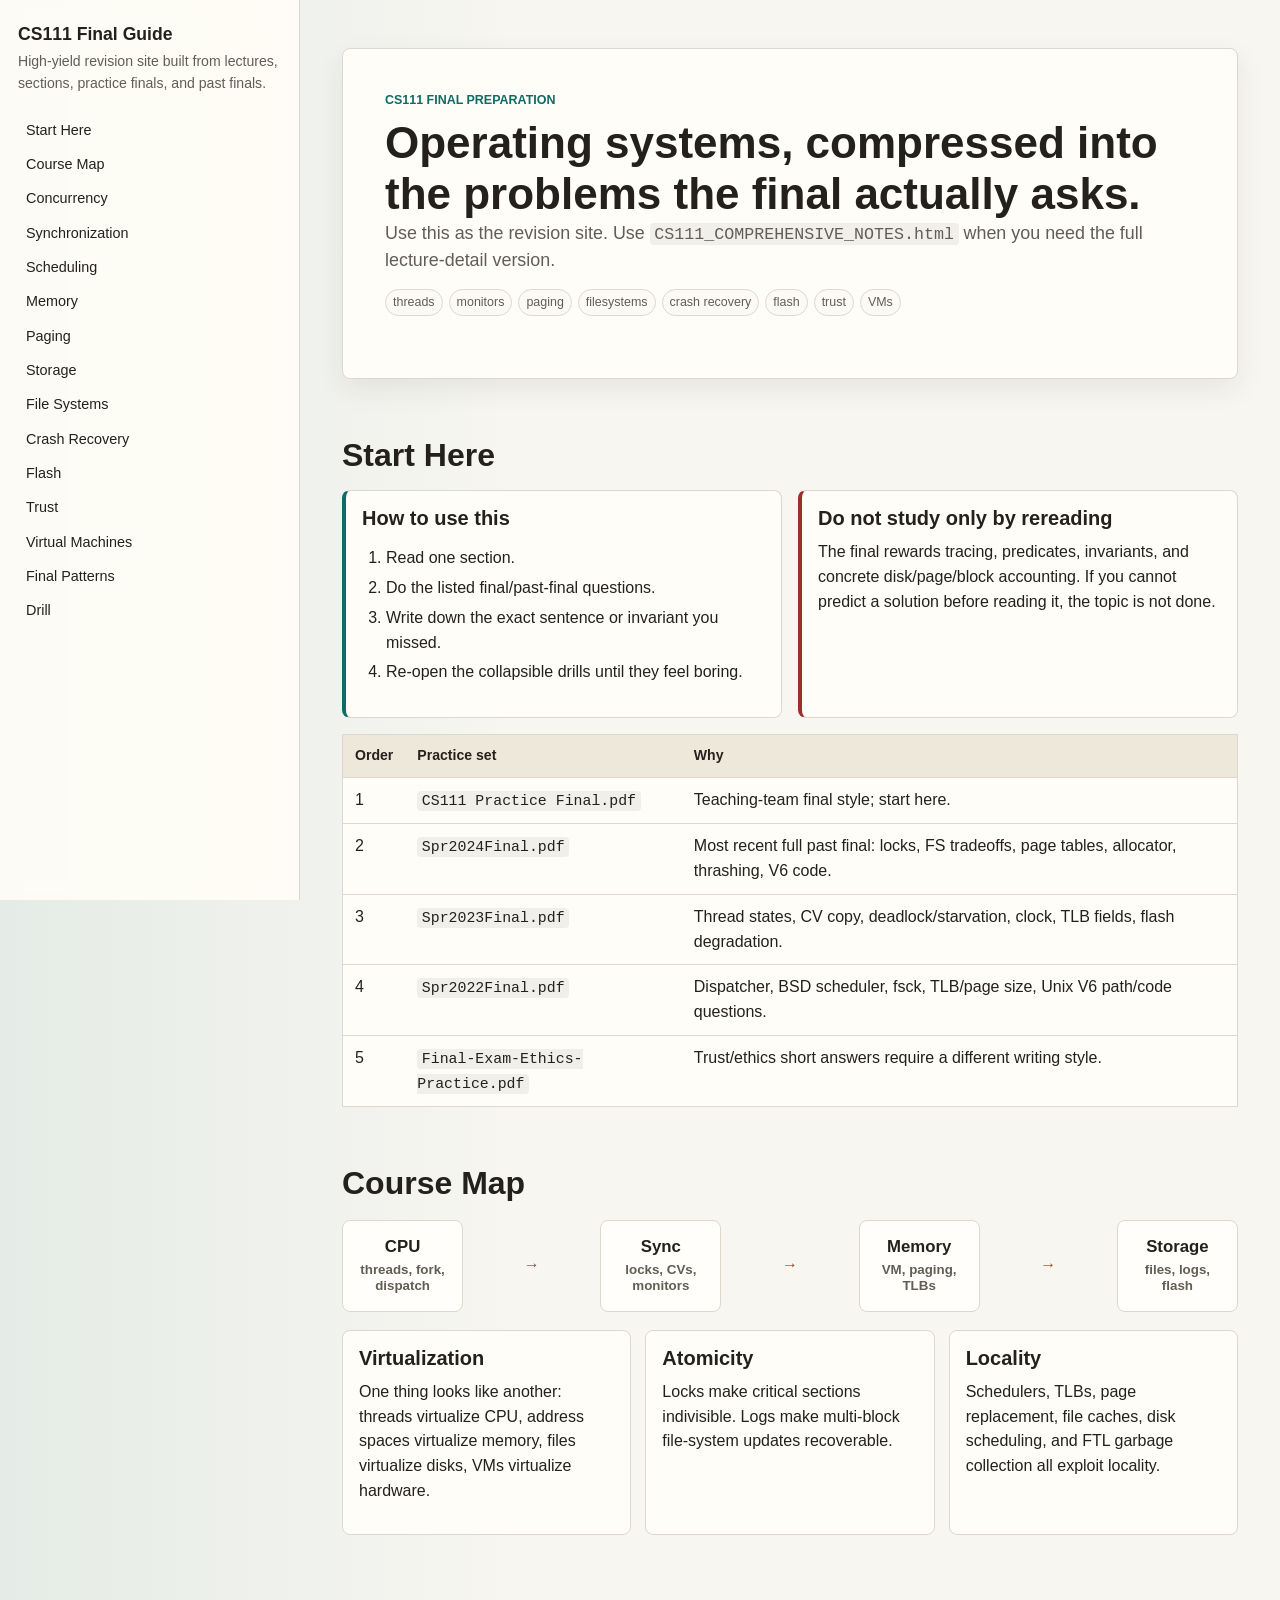
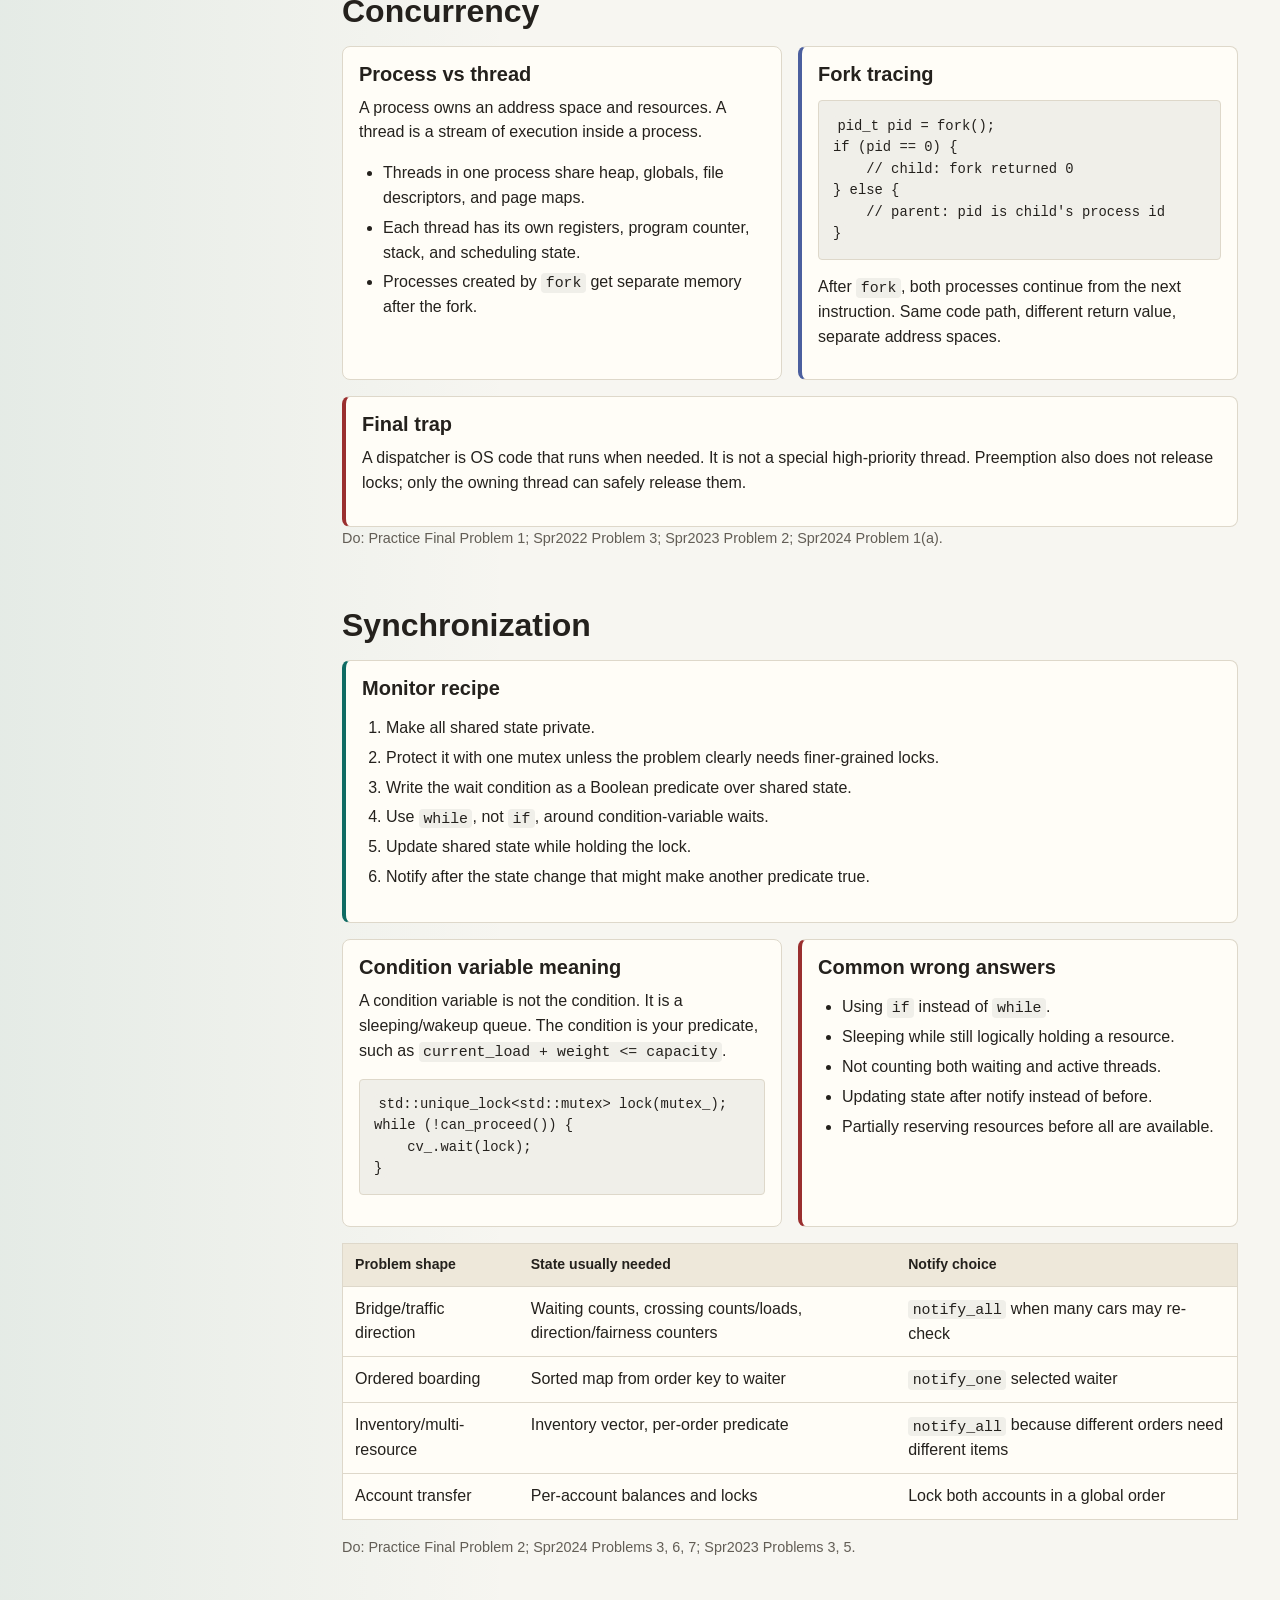
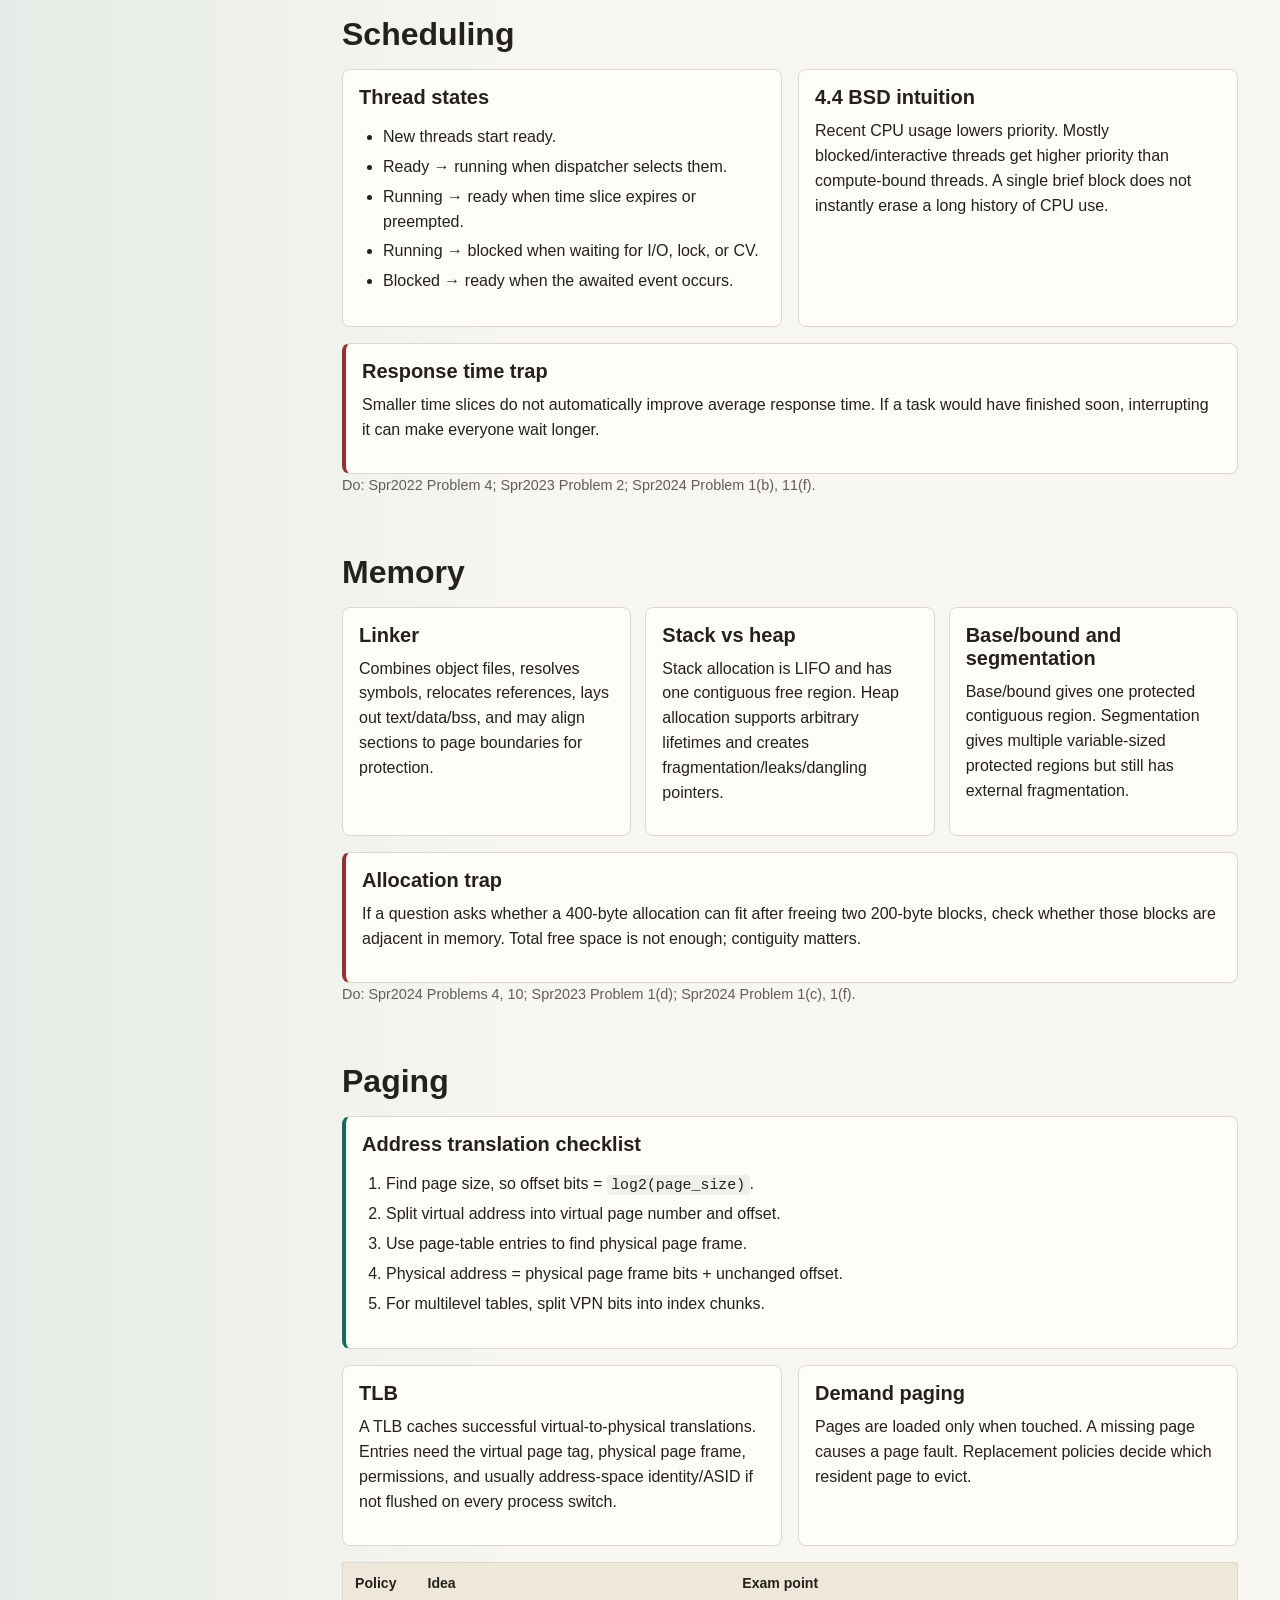
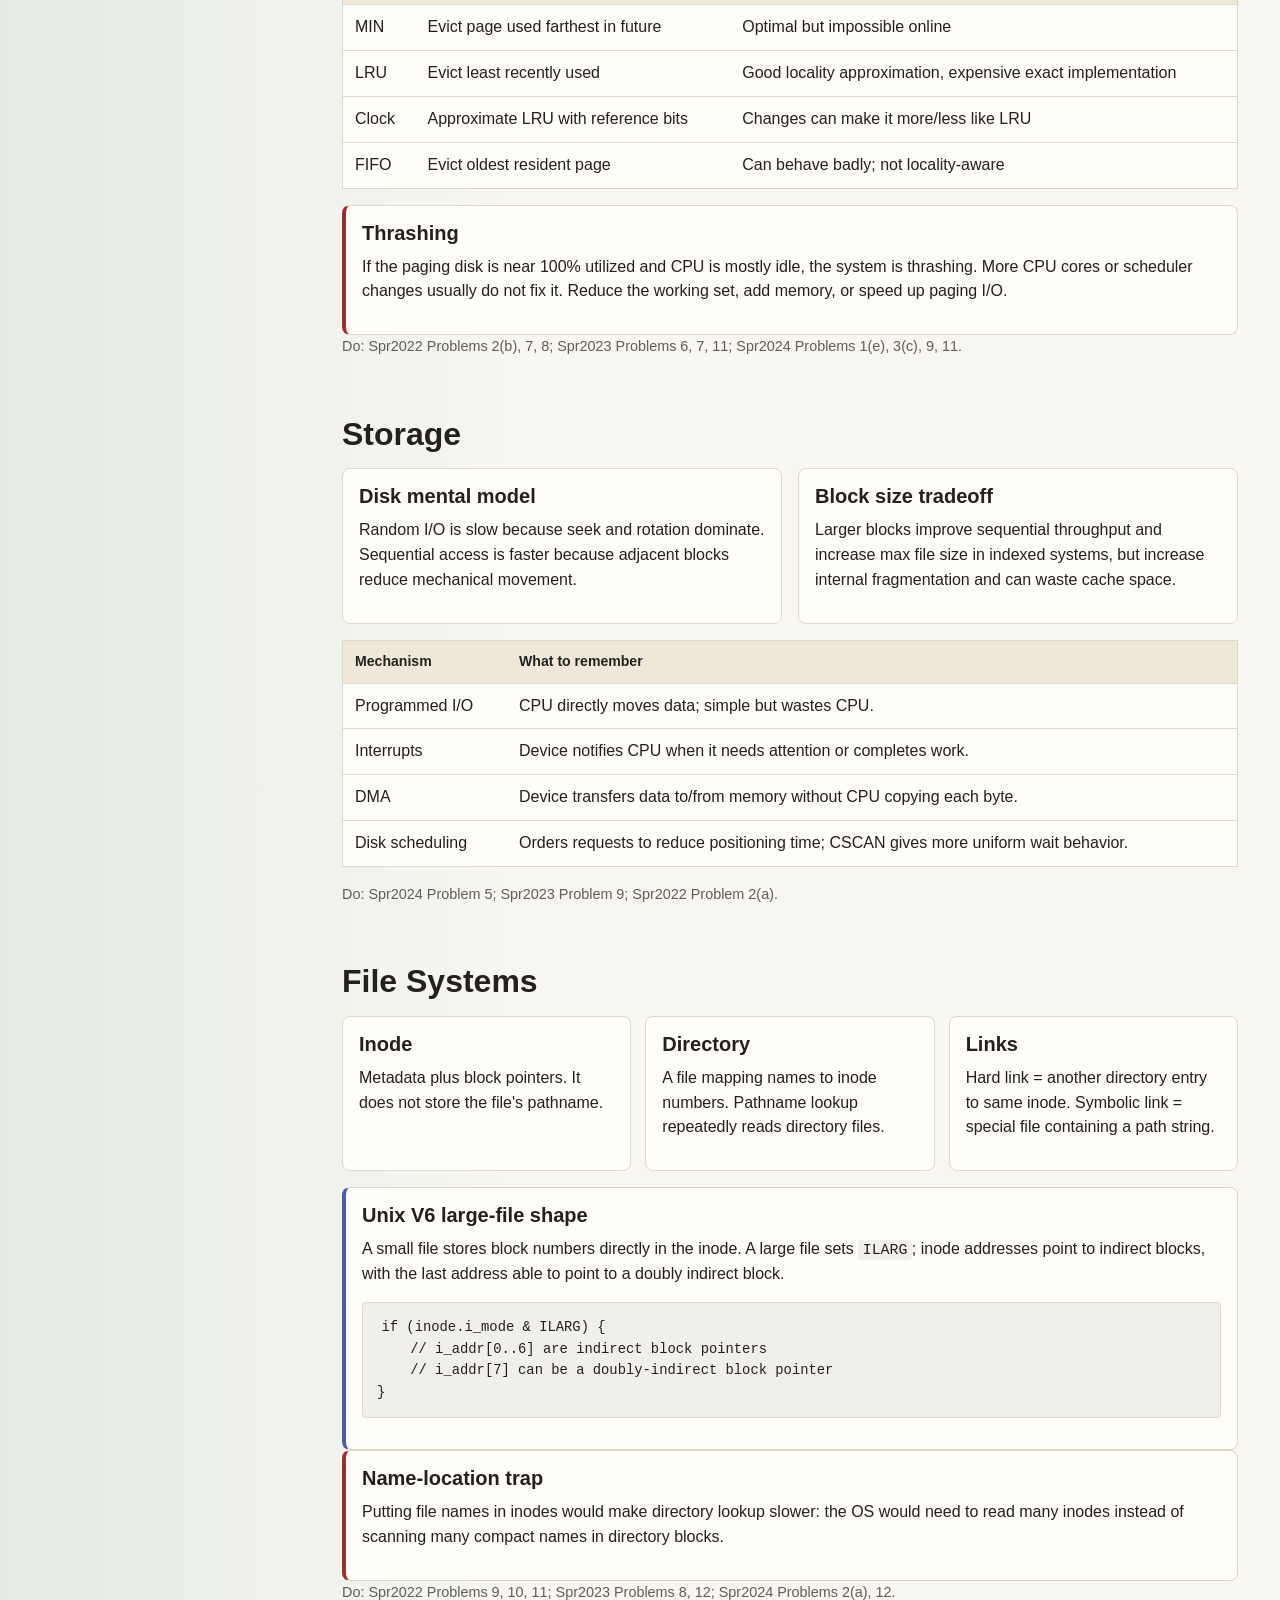
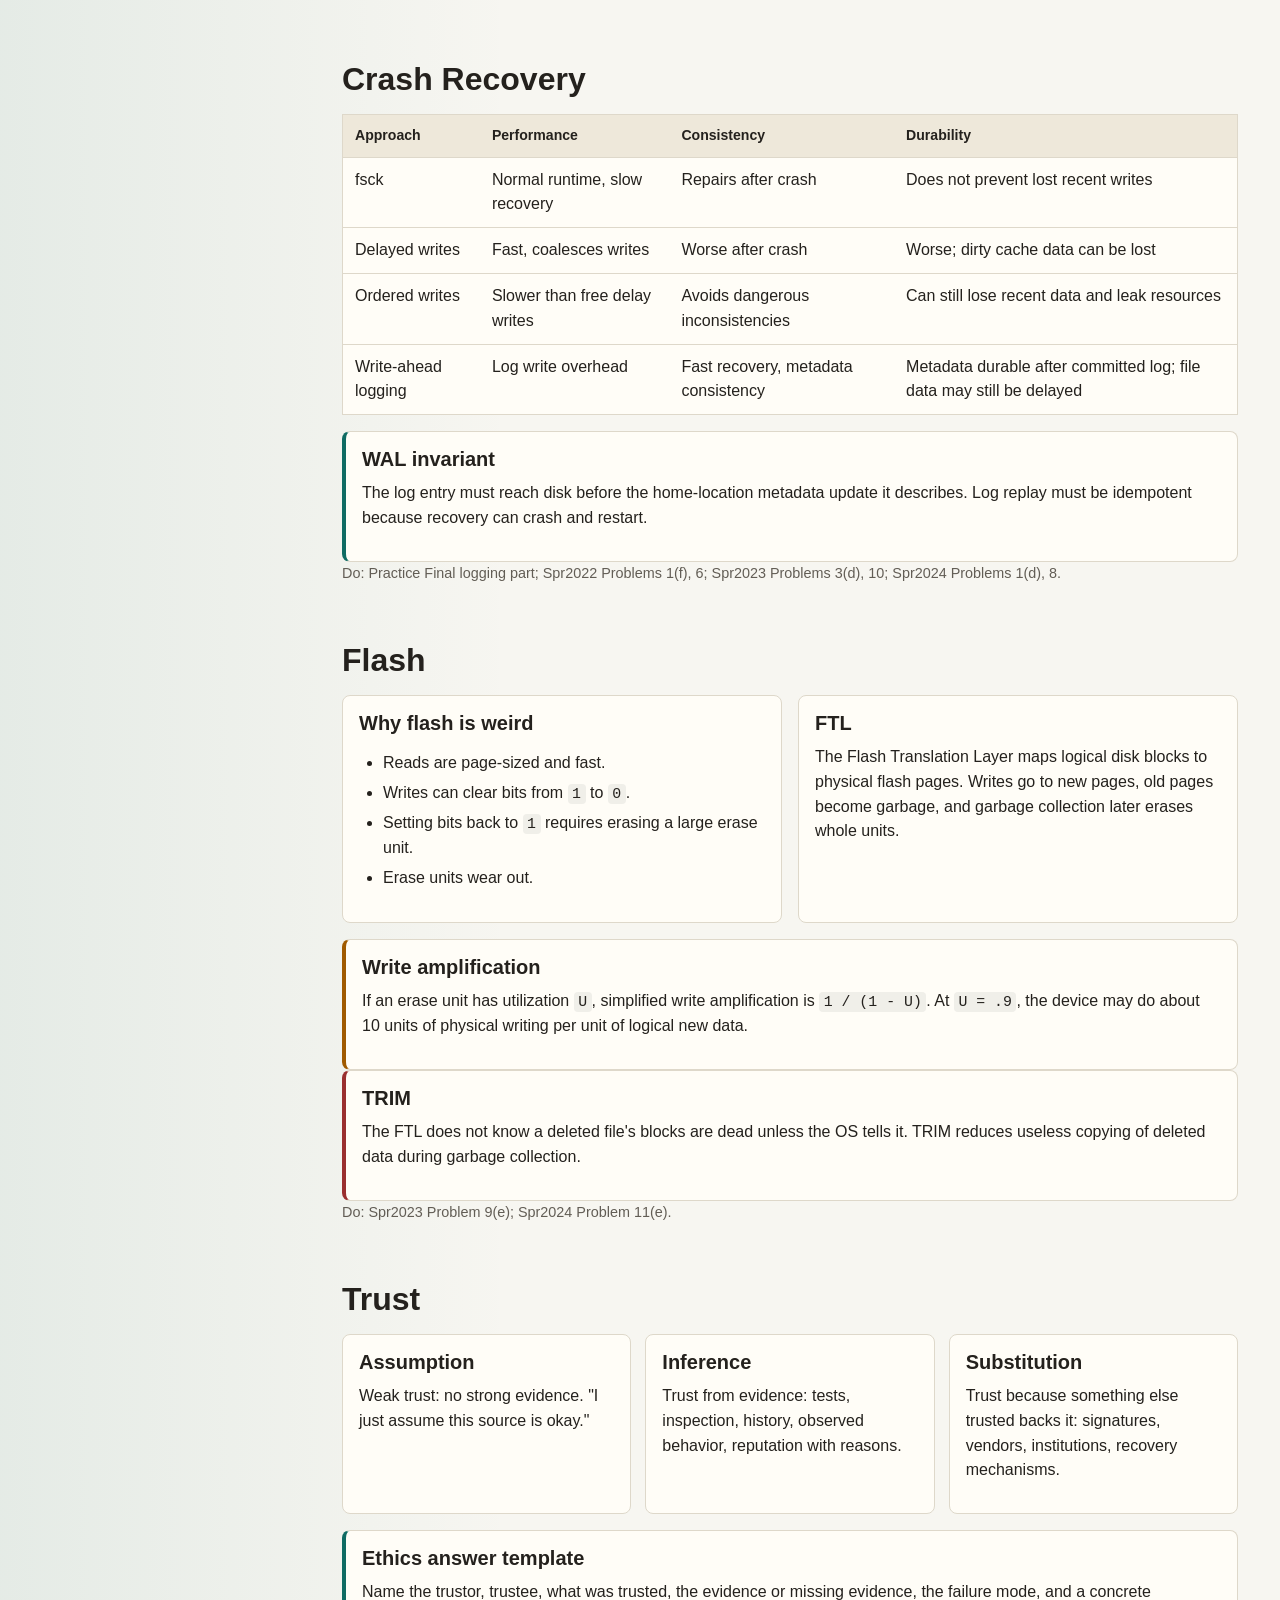
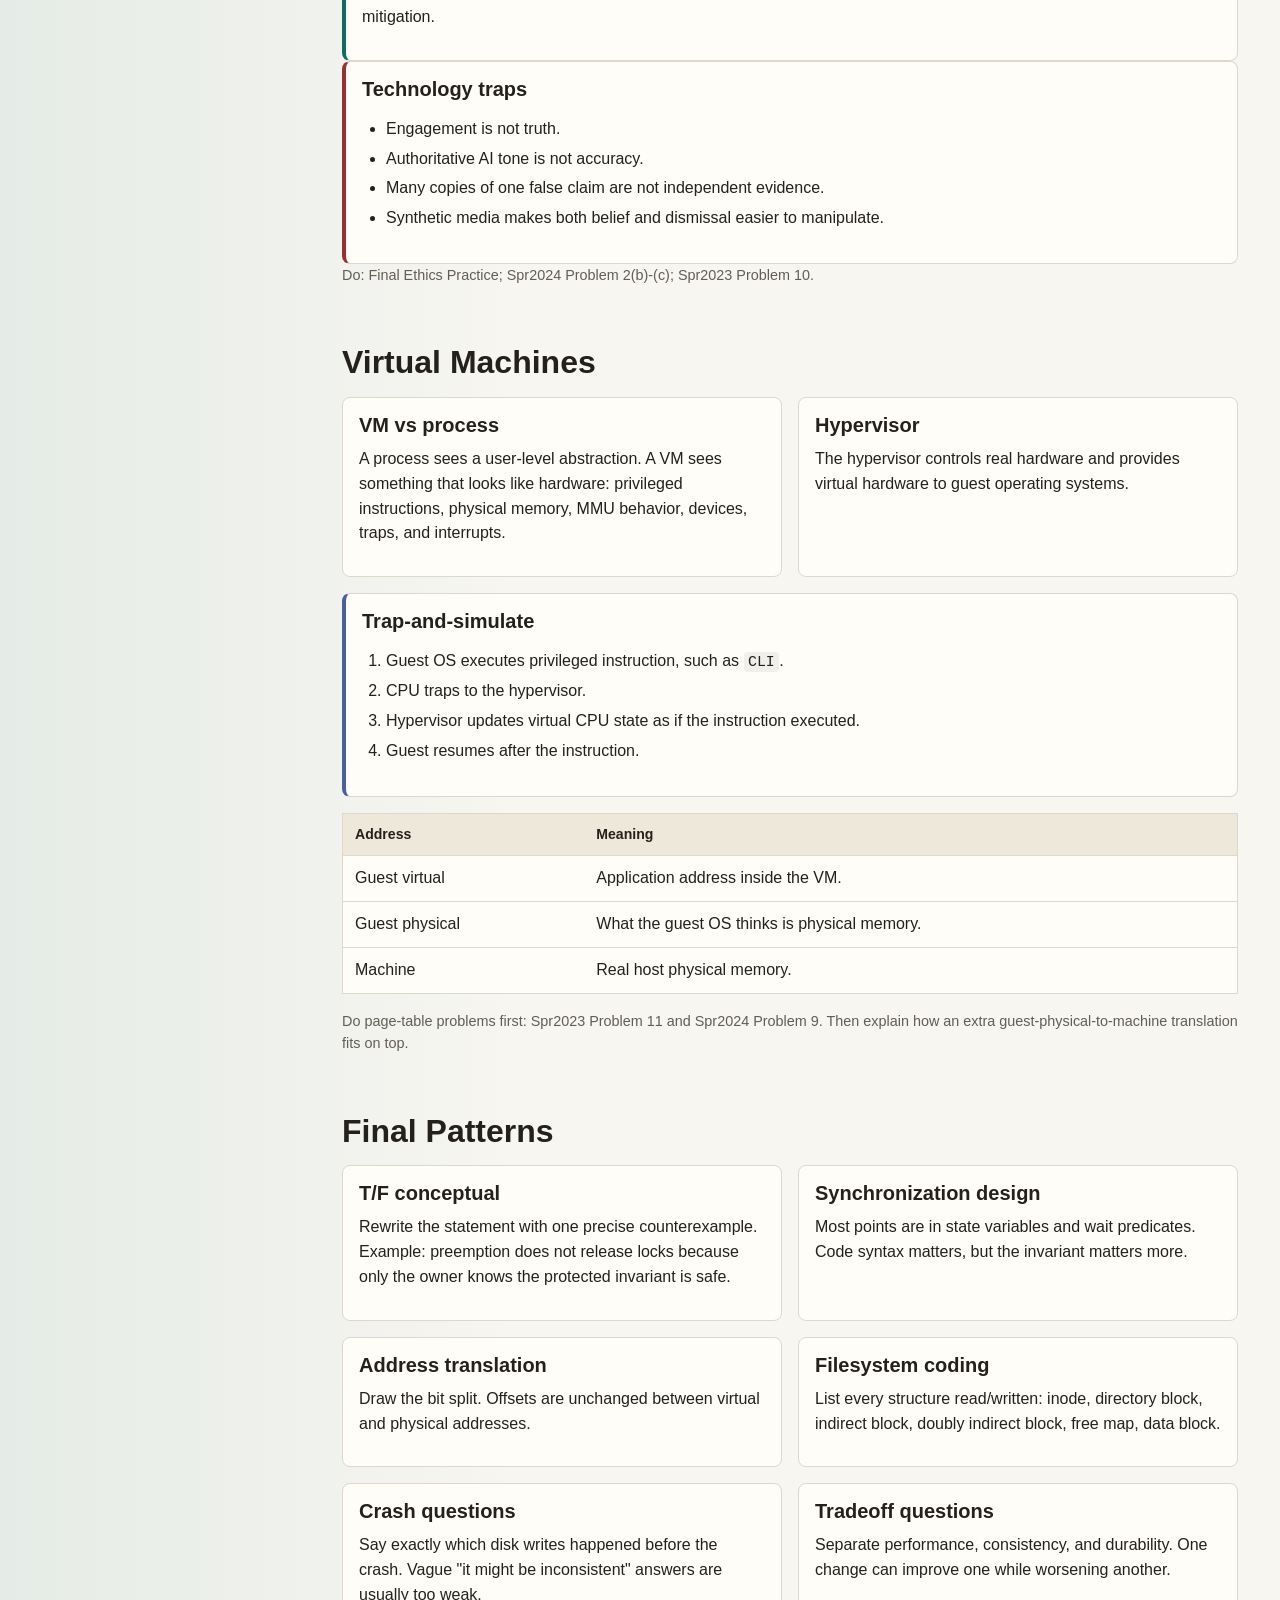
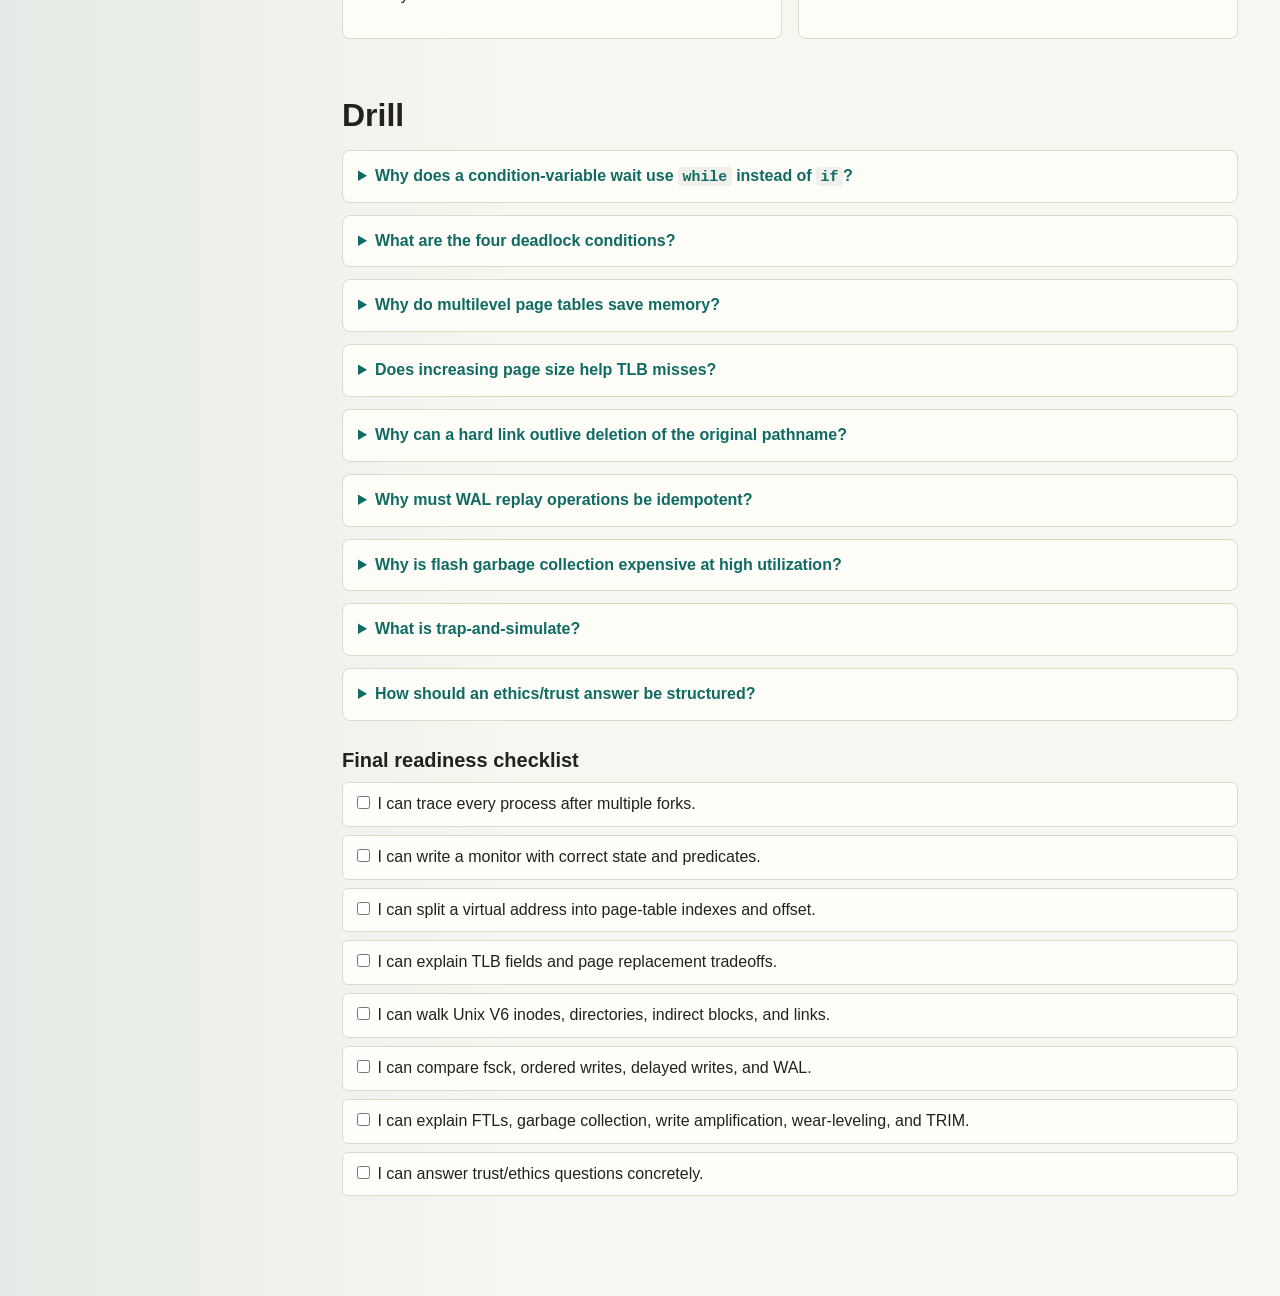
<file: CS111_FINAL_STUDY_GUIDE.html>
<!doctype html>
<html lang="en">
<head>
  <meta charset="utf-8">
  <meta name="viewport" content="width=device-width, initial-scale=1">
  <title>CS111 Final Study Guide</title>
  <style>
    :root {
      --bg: #f7f6f1;
      --paper: #fffdf7;
      --ink: #24211d;
      --muted: #625d55;
      --line: #ded8ca;
      --soft: #eee8da;
      --accent: #0f6b63;
      --accent-2: #9b4c1f;
      --accent-3: #4b5f9e;
      --ok: #1f7a46;
      --warn: #a05a00;
      --bad: #9a2f2f;
      --code: #f0efe9;
      --shadow: 0 10px 28px rgba(36, 33, 29, 0.08);
    }
    * { box-sizing: border-box; }
    html { scroll-behavior: smooth; }
    body {
      margin: 0;
      color: var(--ink);
      background: linear-gradient(90deg, rgba(15, 107, 99, 0.08), transparent 32rem), var(--bg);
      font: 16px/1.55 -apple-system, BlinkMacSystemFont, "Segoe UI", sans-serif;
    }
    a { color: var(--accent); }
    .layout { display: grid; grid-template-columns: 300px minmax(0, 1fr); min-height: 100vh; }
    aside {
      position: sticky; top: 0; height: 100vh; overflow: auto;
      padding: 24px 18px; border-right: 1px solid var(--line);
      background: rgba(255, 253, 247, 0.9); backdrop-filter: blur(8px);
    }
    aside h1 { margin: 0 0 6px; font-size: 1.1rem; line-height: 1.2; }
    aside p { margin: 0 0 18px; color: var(--muted); font-size: 0.88rem; }
    nav a {
      display: block; padding: 6px 8px; border-radius: 6px;
      color: var(--ink); text-decoration: none; font-size: 0.9rem;
    }
    nav a:hover { background: var(--soft); color: var(--accent); }
    main { max-width: 1180px; padding: 48px 42px 96px; }
    header.hero {
      padding: 42px; border: 1px solid var(--line); border-radius: 8px;
      background: var(--paper); box-shadow: var(--shadow);
    }
    .eyebrow { margin: 0 0 8px; color: var(--accent); font-weight: 800; text-transform: uppercase; font-size: 0.78rem; }
    h1, h2, h3, h4 { line-height: 1.15; letter-spacing: 0; }
    header h1 { margin: 0; max-width: 820px; font-size: 2.75rem; }
    header .subtitle { max-width: 820px; color: var(--muted); font-size: 1.12rem; }
    section { margin-top: 48px; padding-top: 10px; }
    h2 { margin: 0 0 16px; font-size: 2rem; }
    h3 { margin: 28px 0 10px; font-size: 1.25rem; }
    p { margin: 0 0 14px; }
    ul, ol { padding-left: 24px; }
    li { margin: 5px 0; }
    .grid { display: grid; grid-template-columns: repeat(2, minmax(0, 1fr)); gap: 16px; margin: 16px 0; }
    .tri-grid { display: grid; grid-template-columns: repeat(3, minmax(0, 1fr)); gap: 14px; margin: 16px 0; }
    .card, .note, .trap, .worked, .map, details.question {
      border: 1px solid var(--line); border-radius: 8px; background: var(--paper);
    }
    .card, .note, .trap, .worked, .map { padding: 16px; }
    .note { border-left: 4px solid var(--accent); }
    .trap { border-left: 4px solid var(--bad); }
    .worked { border-left: 4px solid var(--accent-3); }
    .flash { border-left: 4px solid var(--warn); }
    .tag {
      display: inline-block; margin: 0 6px 6px 0; padding: 3px 7px;
      border: 1px solid var(--line); border-radius: 999px; color: var(--muted);
      background: #fbfaf5; font-size: 0.78rem;
    }
    code, pre {
      border-radius: 4px; background: var(--code);
      font-family: ui-monospace, SFMono-Regular, Menlo, Consolas, monospace;
      font-size: 0.93em;
    }
    code { padding: 0.12rem 0.28rem; }
    pre { padding: 14px; overflow-x: auto; line-height: 1.45; border: 1px solid var(--line); }
    table { width: 100%; margin: 16px 0; border-collapse: collapse; border: 1px solid var(--line); background: var(--paper); }
    th, td { padding: 10px 12px; border-bottom: 1px solid var(--line); vertical-align: top; text-align: left; }
    th { background: var(--soft); font-size: 0.88rem; }
    tr:last-child td { border-bottom: 0; }
    details.question { margin: 12px 0; overflow: hidden; }
    details.question summary { cursor: pointer; padding: 13px 15px; font-weight: 800; color: var(--accent); }
    details.question .answer { padding: 0 15px 15px; border-top: 1px solid var(--line); background: #fffefa; }
    .answer-label { display: inline-block; margin-top: 10px; color: var(--ok); font-weight: 800; }
    .concept-map { display: grid; grid-template-columns: repeat(7, 1fr); gap: 8px; margin: 18px 0; align-items: stretch; }
    .node { min-height: 92px; display: flex; flex-direction: column; align-items: center; justify-content: center; text-align: center; gap: 5px; padding: 12px; border: 1px solid var(--line); border-radius: 8px; background: #fffefa; }
    .node strong { display: block; font-size: 1.05rem; line-height: 1.1; }
    .node small { display: block; color: var(--muted); font-weight: 600; line-height: 1.2; }
    .arrow { display: flex; align-items: center; justify-content: center; color: var(--accent-2); font-weight: 900; }
    .dense-list { columns: 2; column-gap: 32px; }
    .summary-box { margin: 16px 0; padding: 16px; border: 1px solid var(--line); border-radius: 8px; background: #fffefa; }
    .summary-box h3:first-child, .card h3:first-child, .note h3:first-child, .trap h3:first-child, .worked h3:first-child { margin-top: 0; }
    .formula { margin: 14px 0; padding: 14px; border: 1px solid var(--line); border-radius: 8px; background: #fbfaf5; font-family: ui-monospace, SFMono-Regular, Menlo, Consolas, monospace; overflow-x: auto; }
    .checklist label { display: block; margin: 8px 0; padding: 9px 10px; border: 1px solid var(--line); border-radius: 6px; background: #fffefa; }
    .mini { color: var(--muted); font-size: 0.9rem; }
    @media (max-width: 940px) {
      .layout { display: block; }
      aside { position: static; height: auto; border-right: 0; border-bottom: 1px solid var(--line); }
      main { padding: 28px 18px 72px; }
      header.hero { padding: 24px; }
      header h1 { font-size: 2rem; }
      .grid, .tri-grid, .concept-map { grid-template-columns: 1fr; }
      .arrow { min-height: 20px; }
      .dense-list { columns: 1; }
    }
    @media print {
      body { background: white; }
      .layout { display: block; }
      aside { display: none; }
      main { max-width: none; padding: 0; }
      .hero, .card, .note, .trap, .worked, .map, details.question { box-shadow: none; break-inside: avoid; }
    }
  </style>
</head>
<body>
  <div class="layout">
    <aside>
      <h1>CS111 Final Guide</h1>
      <p>High-yield revision site built from lectures, sections, practice finals, and past finals.</p>
      <nav>
        <a href="#start">Start Here</a>
        <a href="#map">Course Map</a>
        <a href="#concurrency">Concurrency</a>
        <a href="#sync">Synchronization</a>
        <a href="#scheduling">Scheduling</a>
        <a href="#memory">Memory</a>
        <a href="#paging">Paging</a>
        <a href="#storage">Storage</a>
        <a href="#fs">File Systems</a>
        <a href="#crash">Crash Recovery</a>
        <a href="#flash">Flash</a>
        <a href="#trust">Trust</a>
        <a href="#vms">Virtual Machines</a>
        <a href="#patterns">Final Patterns</a>
        <a href="#drill">Drill</a>
      </nav>
    </aside>

    <main>
      <header class="hero">
        <p class="eyebrow">CS111 final preparation</p>
        <h1>Operating systems, compressed into the problems the final actually asks.</h1>
        <p class="subtitle">Use this as the revision site. Use <code>CS111_COMPREHENSIVE_NOTES.html</code> when you need the full lecture-detail version.</p>
        <p>
          <span class="tag">threads</span><span class="tag">monitors</span><span class="tag">paging</span><span class="tag">filesystems</span><span class="tag">crash recovery</span><span class="tag">flash</span><span class="tag">trust</span><span class="tag">VMs</span>
        </p>
      </header>

      <section id="start">
        <h2>Start Here</h2>
        <div class="grid">
          <div class="note">
            <h3>How to use this</h3>
            <ol>
              <li>Read one section.</li>
              <li>Do the listed final/past-final questions.</li>
              <li>Write down the exact sentence or invariant you missed.</li>
              <li>Re-open the collapsible drills until they feel boring.</li>
            </ol>
          </div>
          <div class="trap">
            <h3>Do not study only by rereading</h3>
            <p>The final rewards tracing, predicates, invariants, and concrete disk/page/block accounting. If you cannot predict a solution before reading it, the topic is not done.</p>
          </div>
        </div>
        <table>
          <tr><th>Order</th><th>Practice set</th><th>Why</th></tr>
          <tr><td>1</td><td><code>CS111 Practice Final.pdf</code></td><td>Teaching-team final style; start here.</td></tr>
          <tr><td>2</td><td><code>Spr2024Final.pdf</code></td><td>Most recent full past final: locks, FS tradeoffs, page tables, allocator, thrashing, V6 code.</td></tr>
          <tr><td>3</td><td><code>Spr2023Final.pdf</code></td><td>Thread states, CV copy, deadlock/starvation, clock, TLB fields, flash degradation.</td></tr>
          <tr><td>4</td><td><code>Spr2022Final.pdf</code></td><td>Dispatcher, BSD scheduler, fsck, TLB/page size, Unix V6 path/code questions.</td></tr>
          <tr><td>5</td><td><code>Final-Exam-Ethics-Practice.pdf</code></td><td>Trust/ethics short answers require a different writing style.</td></tr>
        </table>
      </section>

      <section id="map">
        <h2>Course Map</h2>
        <div class="concept-map">
          <div class="node"><strong>CPU</strong><small>threads, fork, dispatch</small></div>
          <div class="arrow">→</div>
          <div class="node"><strong>Sync</strong><small>locks, CVs, monitors</small></div>
          <div class="arrow">→</div>
          <div class="node"><strong>Memory</strong><small>VM, paging, TLBs</small></div>
          <div class="arrow">→</div>
          <div class="node"><strong>Storage</strong><small>files, logs, flash</small></div>
        </div>
        <div class="tri-grid">
          <div class="card"><h3>Virtualization</h3><p>One thing looks like another: threads virtualize CPU, address spaces virtualize memory, files virtualize disks, VMs virtualize hardware.</p></div>
          <div class="card"><h3>Atomicity</h3><p>Locks make critical sections indivisible. Logs make multi-block file-system updates recoverable.</p></div>
          <div class="card"><h3>Locality</h3><p>Schedulers, TLBs, page replacement, file caches, disk scheduling, and FTL garbage collection all exploit locality.</p></div>
        </div>
      </section>

      <section id="concurrency">
        <h2>Concurrency</h2>
        <div class="grid">
          <div class="card">
            <h3>Process vs thread</h3>
            <p>A process owns an address space and resources. A thread is a stream of execution inside a process.</p>
            <ul>
              <li>Threads in one process share heap, globals, file descriptors, and page maps.</li>
              <li>Each thread has its own registers, program counter, stack, and scheduling state.</li>
              <li>Processes created by <code>fork</code> get separate memory after the fork.</li>
            </ul>
          </div>
          <div class="worked">
            <h3>Fork tracing</h3>
            <pre><code>pid_t pid = fork();
if (pid == 0) {
    // child: fork returned 0
} else {
    // parent: pid is child's process id
}</code></pre>
            <p>After <code>fork</code>, both processes continue from the next instruction. Same code path, different return value, separate address spaces.</p>
          </div>
        </div>
        <div class="trap">
          <h3>Final trap</h3>
          <p>A dispatcher is OS code that runs when needed. It is not a special high-priority thread. Preemption also does not release locks; only the owning thread can safely release them.</p>
        </div>
        <p class="mini">Do: Practice Final Problem 1; Spr2022 Problem 3; Spr2023 Problem 2; Spr2024 Problem 1(a).</p>
      </section>

      <section id="sync">
        <h2>Synchronization</h2>
        <div class="note">
          <h3>Monitor recipe</h3>
          <ol>
            <li>Make all shared state private.</li>
            <li>Protect it with one mutex unless the problem clearly needs finer-grained locks.</li>
            <li>Write the wait condition as a Boolean predicate over shared state.</li>
            <li>Use <code>while</code>, not <code>if</code>, around condition-variable waits.</li>
            <li>Update shared state while holding the lock.</li>
            <li>Notify after the state change that might make another predicate true.</li>
          </ol>
        </div>
        <div class="grid">
          <div class="card">
            <h3>Condition variable meaning</h3>
            <p>A condition variable is not the condition. It is a sleeping/wakeup queue. The condition is your predicate, such as <code>current_load + weight &lt;= capacity</code>.</p>
            <pre><code>std::unique_lock&lt;std::mutex&gt; lock(mutex_);
while (!can_proceed()) {
    cv_.wait(lock);
}</code></pre>
          </div>
          <div class="trap">
            <h3>Common wrong answers</h3>
            <ul>
              <li>Using <code>if</code> instead of <code>while</code>.</li>
              <li>Sleeping while still logically holding a resource.</li>
              <li>Not counting both waiting and active threads.</li>
              <li>Updating state after notify instead of before.</li>
              <li>Partially reserving resources before all are available.</li>
            </ul>
          </div>
        </div>
        <table>
          <tr><th>Problem shape</th><th>State usually needed</th><th>Notify choice</th></tr>
          <tr><td>Bridge/traffic direction</td><td>Waiting counts, crossing counts/loads, direction/fairness counters</td><td><code>notify_all</code> when many cars may re-check</td></tr>
          <tr><td>Ordered boarding</td><td>Sorted map from order key to waiter</td><td><code>notify_one</code> selected waiter</td></tr>
          <tr><td>Inventory/multi-resource</td><td>Inventory vector, per-order predicate</td><td><code>notify_all</code> because different orders need different items</td></tr>
          <tr><td>Account transfer</td><td>Per-account balances and locks</td><td>Lock both accounts in a global order</td></tr>
        </table>
        <p class="mini">Do: Practice Final Problem 2; Spr2024 Problems 3, 6, 7; Spr2023 Problems 3, 5.</p>
      </section>

      <section id="scheduling">
        <h2>Scheduling</h2>
        <div class="grid">
          <div class="card">
            <h3>Thread states</h3>
            <ul>
              <li>New threads start ready.</li>
              <li>Ready → running when dispatcher selects them.</li>
              <li>Running → ready when time slice expires or preempted.</li>
              <li>Running → blocked when waiting for I/O, lock, or CV.</li>
              <li>Blocked → ready when the awaited event occurs.</li>
            </ul>
          </div>
          <div class="card">
            <h3>4.4 BSD intuition</h3>
            <p>Recent CPU usage lowers priority. Mostly blocked/interactive threads get higher priority than compute-bound threads. A single brief block does not instantly erase a long history of CPU use.</p>
          </div>
        </div>
        <div class="trap">
          <h3>Response time trap</h3>
          <p>Smaller time slices do not automatically improve average response time. If a task would have finished soon, interrupting it can make everyone wait longer.</p>
        </div>
        <p class="mini">Do: Spr2022 Problem 4; Spr2023 Problem 2; Spr2024 Problem 1(b), 11(f).</p>
      </section>

      <section id="memory">
        <h2>Memory</h2>
        <div class="tri-grid">
          <div class="card"><h3>Linker</h3><p>Combines object files, resolves symbols, relocates references, lays out text/data/bss, and may align sections to page boundaries for protection.</p></div>
          <div class="card"><h3>Stack vs heap</h3><p>Stack allocation is LIFO and has one contiguous free region. Heap allocation supports arbitrary lifetimes and creates fragmentation/leaks/dangling pointers.</p></div>
          <div class="card"><h3>Base/bound and segmentation</h3><p>Base/bound gives one protected contiguous region. Segmentation gives multiple variable-sized protected regions but still has external fragmentation.</p></div>
        </div>
        <div class="trap">
          <h3>Allocation trap</h3>
          <p>If a question asks whether a 400-byte allocation can fit after freeing two 200-byte blocks, check whether those blocks are adjacent in memory. Total free space is not enough; contiguity matters.</p>
        </div>
        <p class="mini">Do: Spr2024 Problems 4, 10; Spr2023 Problem 1(d); Spr2024 Problem 1(c), 1(f).</p>
      </section>

      <section id="paging">
        <h2>Paging</h2>
        <div class="note">
          <h3>Address translation checklist</h3>
          <ol>
            <li>Find page size, so offset bits = <code>log2(page_size)</code>.</li>
            <li>Split virtual address into virtual page number and offset.</li>
            <li>Use page-table entries to find physical page frame.</li>
            <li>Physical address = physical page frame bits + unchanged offset.</li>
            <li>For multilevel tables, split VPN bits into index chunks.</li>
          </ol>
        </div>
        <div class="grid">
          <div class="card">
            <h3>TLB</h3>
            <p>A TLB caches successful virtual-to-physical translations. Entries need the virtual page tag, physical page frame, permissions, and usually address-space identity/ASID if not flushed on every process switch.</p>
          </div>
          <div class="card">
            <h3>Demand paging</h3>
            <p>Pages are loaded only when touched. A missing page causes a page fault. Replacement policies decide which resident page to evict.</p>
          </div>
        </div>
        <table>
          <tr><th>Policy</th><th>Idea</th><th>Exam point</th></tr>
          <tr><td>MIN</td><td>Evict page used farthest in future</td><td>Optimal but impossible online</td></tr>
          <tr><td>LRU</td><td>Evict least recently used</td><td>Good locality approximation, expensive exact implementation</td></tr>
          <tr><td>Clock</td><td>Approximate LRU with reference bits</td><td>Changes can make it more/less like LRU</td></tr>
          <tr><td>FIFO</td><td>Evict oldest resident page</td><td>Can behave badly; not locality-aware</td></tr>
        </table>
        <div class="trap">
          <h3>Thrashing</h3>
          <p>If the paging disk is near 100% utilized and CPU is mostly idle, the system is thrashing. More CPU cores or scheduler changes usually do not fix it. Reduce the working set, add memory, or speed up paging I/O.</p>
        </div>
        <p class="mini">Do: Spr2022 Problems 2(b), 7, 8; Spr2023 Problems 6, 7, 11; Spr2024 Problems 1(e), 3(c), 9, 11.</p>
      </section>

      <section id="storage">
        <h2>Storage</h2>
        <div class="grid">
          <div class="card">
            <h3>Disk mental model</h3>
            <p>Random I/O is slow because seek and rotation dominate. Sequential access is faster because adjacent blocks reduce mechanical movement.</p>
          </div>
          <div class="card">
            <h3>Block size tradeoff</h3>
            <p>Larger blocks improve sequential throughput and increase max file size in indexed systems, but increase internal fragmentation and can waste cache space.</p>
          </div>
        </div>
        <table>
          <tr><th>Mechanism</th><th>What to remember</th></tr>
          <tr><td>Programmed I/O</td><td>CPU directly moves data; simple but wastes CPU.</td></tr>
          <tr><td>Interrupts</td><td>Device notifies CPU when it needs attention or completes work.</td></tr>
          <tr><td>DMA</td><td>Device transfers data to/from memory without CPU copying each byte.</td></tr>
          <tr><td>Disk scheduling</td><td>Orders requests to reduce positioning time; CSCAN gives more uniform wait behavior.</td></tr>
        </table>
        <p class="mini">Do: Spr2024 Problem 5; Spr2023 Problem 9; Spr2022 Problem 2(a).</p>
      </section>

      <section id="fs">
        <h2>File Systems</h2>
        <div class="tri-grid">
          <div class="card"><h3>Inode</h3><p>Metadata plus block pointers. It does not store the file's pathname.</p></div>
          <div class="card"><h3>Directory</h3><p>A file mapping names to inode numbers. Pathname lookup repeatedly reads directory files.</p></div>
          <div class="card"><h3>Links</h3><p>Hard link = another directory entry to same inode. Symbolic link = special file containing a path string.</p></div>
        </div>
        <div class="worked">
          <h3>Unix V6 large-file shape</h3>
          <p>A small file stores block numbers directly in the inode. A large file sets <code>ILARG</code>; inode addresses point to indirect blocks, with the last address able to point to a doubly indirect block.</p>
          <pre><code>if (inode.i_mode &amp; ILARG) {
    // i_addr[0..6] are indirect block pointers
    // i_addr[7] can be a doubly-indirect block pointer
}</code></pre>
        </div>
        <div class="trap">
          <h3>Name-location trap</h3>
          <p>Putting file names in inodes would make directory lookup slower: the OS would need to read many inodes instead of scanning many compact names in directory blocks.</p>
        </div>
        <p class="mini">Do: Spr2022 Problems 9, 10, 11; Spr2023 Problems 8, 12; Spr2024 Problems 2(a), 12.</p>
      </section>

      <section id="crash">
        <h2>Crash Recovery</h2>
        <table>
          <tr><th>Approach</th><th>Performance</th><th>Consistency</th><th>Durability</th></tr>
          <tr><td>fsck</td><td>Normal runtime, slow recovery</td><td>Repairs after crash</td><td>Does not prevent lost recent writes</td></tr>
          <tr><td>Delayed writes</td><td>Fast, coalesces writes</td><td>Worse after crash</td><td>Worse; dirty cache data can be lost</td></tr>
          <tr><td>Ordered writes</td><td>Slower than free delay writes</td><td>Avoids dangerous inconsistencies</td><td>Can still lose recent data and leak resources</td></tr>
          <tr><td>Write-ahead logging</td><td>Log write overhead</td><td>Fast recovery, metadata consistency</td><td>Metadata durable after committed log; file data may still be delayed</td></tr>
        </table>
        <div class="note">
          <h3>WAL invariant</h3>
          <p>The log entry must reach disk before the home-location metadata update it describes. Log replay must be idempotent because recovery can crash and restart.</p>
        </div>
        <p class="mini">Do: Practice Final logging part; Spr2022 Problems 1(f), 6; Spr2023 Problems 3(d), 10; Spr2024 Problems 1(d), 8.</p>
      </section>

      <section id="flash">
        <h2>Flash</h2>
        <div class="grid">
          <div class="card">
            <h3>Why flash is weird</h3>
            <ul>
              <li>Reads are page-sized and fast.</li>
              <li>Writes can clear bits from <code>1</code> to <code>0</code>.</li>
              <li>Setting bits back to <code>1</code> requires erasing a large erase unit.</li>
              <li>Erase units wear out.</li>
            </ul>
          </div>
          <div class="card">
            <h3>FTL</h3>
            <p>The Flash Translation Layer maps logical disk blocks to physical flash pages. Writes go to new pages, old pages become garbage, and garbage collection later erases whole units.</p>
          </div>
        </div>
        <div class="worked flash">
          <h3>Write amplification</h3>
          <p>If an erase unit has utilization <code>U</code>, simplified write amplification is <code>1 / (1 - U)</code>. At <code>U = .9</code>, the device may do about 10 units of physical writing per unit of logical new data.</p>
        </div>
        <div class="trap">
          <h3>TRIM</h3>
          <p>The FTL does not know a deleted file's blocks are dead unless the OS tells it. TRIM reduces useless copying of deleted data during garbage collection.</p>
        </div>
        <p class="mini">Do: Spr2023 Problem 9(e); Spr2024 Problem 11(e).</p>
      </section>

      <section id="trust">
        <h2>Trust</h2>
        <div class="tri-grid">
          <div class="card"><h3>Assumption</h3><p>Weak trust: no strong evidence. "I just assume this source is okay."</p></div>
          <div class="card"><h3>Inference</h3><p>Trust from evidence: tests, inspection, history, observed behavior, reputation with reasons.</p></div>
          <div class="card"><h3>Substitution</h3><p>Trust because something else trusted backs it: signatures, vendors, institutions, recovery mechanisms.</p></div>
        </div>
        <div class="note">
          <h3>Ethics answer template</h3>
          <p>Name the trustor, trustee, what was trusted, the evidence or missing evidence, the failure mode, and a concrete mitigation.</p>
        </div>
        <div class="trap">
          <h3>Technology traps</h3>
          <ul>
            <li>Engagement is not truth.</li>
            <li>Authoritative AI tone is not accuracy.</li>
            <li>Many copies of one false claim are not independent evidence.</li>
            <li>Synthetic media makes both belief and dismissal easier to manipulate.</li>
          </ul>
        </div>
        <p class="mini">Do: Final Ethics Practice; Spr2024 Problem 2(b)-(c); Spr2023 Problem 10.</p>
      </section>

      <section id="vms">
        <h2>Virtual Machines</h2>
        <div class="grid">
          <div class="card">
            <h3>VM vs process</h3>
            <p>A process sees a user-level abstraction. A VM sees something that looks like hardware: privileged instructions, physical memory, MMU behavior, devices, traps, and interrupts.</p>
          </div>
          <div class="card">
            <h3>Hypervisor</h3>
            <p>The hypervisor controls real hardware and provides virtual hardware to guest operating systems.</p>
          </div>
        </div>
        <div class="worked">
          <h3>Trap-and-simulate</h3>
          <ol>
            <li>Guest OS executes privileged instruction, such as <code>CLI</code>.</li>
            <li>CPU traps to the hypervisor.</li>
            <li>Hypervisor updates virtual CPU state as if the instruction executed.</li>
            <li>Guest resumes after the instruction.</li>
          </ol>
        </div>
        <table>
          <tr><th>Address</th><th>Meaning</th></tr>
          <tr><td>Guest virtual</td><td>Application address inside the VM.</td></tr>
          <tr><td>Guest physical</td><td>What the guest OS thinks is physical memory.</td></tr>
          <tr><td>Machine</td><td>Real host physical memory.</td></tr>
        </table>
        <p class="mini">Do page-table problems first: Spr2023 Problem 11 and Spr2024 Problem 9. Then explain how an extra guest-physical-to-machine translation fits on top.</p>
      </section>

      <section id="patterns">
        <h2>Final Patterns</h2>
        <div class="grid">
          <div class="card"><h3>T/F conceptual</h3><p>Rewrite the statement with one precise counterexample. Example: preemption does not release locks because only the owner knows the protected invariant is safe.</p></div>
          <div class="card"><h3>Synchronization design</h3><p>Most points are in state variables and wait predicates. Code syntax matters, but the invariant matters more.</p></div>
          <div class="card"><h3>Address translation</h3><p>Draw the bit split. Offsets are unchanged between virtual and physical addresses.</p></div>
          <div class="card"><h3>Filesystem coding</h3><p>List every structure read/written: inode, directory block, indirect block, doubly indirect block, free map, data block.</p></div>
          <div class="card"><h3>Crash questions</h3><p>Say exactly which disk writes happened before the crash. Vague "it might be inconsistent" answers are usually too weak.</p></div>
          <div class="card"><h3>Tradeoff questions</h3><p>Separate performance, consistency, and durability. One change can improve one while worsening another.</p></div>
        </div>
      </section>

      <section id="drill">
        <h2>Drill</h2>
        <details class="question"><summary>Why does a condition-variable wait use <code>while</code> instead of <code>if</code>?</summary><div class="answer"><span class="answer-label">Answer</span><p>Waking only means the predicate may now be true. Another thread may run first and falsify it, or the wakeup may be broad/spurious. Re-check under the lock.</p></div></details>
        <details class="question"><summary>What are the four deadlock conditions?</summary><div class="answer"><span class="answer-label">Answer</span><p>Limited access/mutual exclusion, no preemption, multiple independent requests while holding resources, and circular wait.</p></div></details>
        <details class="question"><summary>Why do multilevel page tables save memory?</summary><div class="answer"><span class="answer-label">Answer</span><p>They allocate lower-level page-table pages only for used regions of the virtual address space, instead of requiring one giant contiguous table for every possible virtual page.</p></div></details>
        <details class="question"><summary>Does increasing page size help TLB misses?</summary><div class="answer"><span class="answer-label">Answer</span><p>Often yes, because each TLB entry covers more bytes. But it can increase internal fragmentation and may pull in more useless data.</p></div></details>
        <details class="question"><summary>Why can a hard link outlive deletion of the original pathname?</summary><div class="answer"><span class="answer-label">Answer</span><p>The file is the inode, not the name. A hard link is another directory entry pointing to the same inode, and the inode persists while its reference count is nonzero.</p></div></details>
        <details class="question"><summary>Why must WAL replay operations be idempotent?</summary><div class="answer"><span class="answer-label">Answer</span><p>Recovery itself can crash. If replay restarts, applying the same log entry again must leave the disk in the same correct state.</p></div></details>
        <details class="question"><summary>Why is flash garbage collection expensive at high utilization?</summary><div class="answer"><span class="answer-label">Answer</span><p>Most pages in a victim erase unit are still live, so the FTL must copy many live pages to free only a small amount of space. Write amplification grows as <code>1/(1-U)</code>.</p></div></details>
        <details class="question"><summary>What is trap-and-simulate?</summary><div class="answer"><span class="answer-label">Answer</span><p>The guest runs directly until it tries a privileged operation. That operation traps to the hypervisor, which simulates its effect on virtual machine state and resumes the guest.</p></div></details>
        <details class="question"><summary>How should an ethics/trust answer be structured?</summary><div class="answer"><span class="answer-label">Answer</span><p>Identify trustor, trustee, trusted claim/action, evidence type, failure mode such as over-trust or untrustworthiness, and a concrete verification or design improvement.</p></div></details>
        <div class="checklist">
          <h3>Final readiness checklist</h3>
          <label><input type="checkbox"> I can trace every process after multiple forks.</label>
          <label><input type="checkbox"> I can write a monitor with correct state and predicates.</label>
          <label><input type="checkbox"> I can split a virtual address into page-table indexes and offset.</label>
          <label><input type="checkbox"> I can explain TLB fields and page replacement tradeoffs.</label>
          <label><input type="checkbox"> I can walk Unix V6 inodes, directories, indirect blocks, and links.</label>
          <label><input type="checkbox"> I can compare fsck, ordered writes, delayed writes, and WAL.</label>
          <label><input type="checkbox"> I can explain FTLs, garbage collection, write amplification, wear-leveling, and TRIM.</label>
          <label><input type="checkbox"> I can answer trust/ethics questions concretely.</label>
        </div>
      </section>
    </main>
  </div>
</body>
</html>
</file>
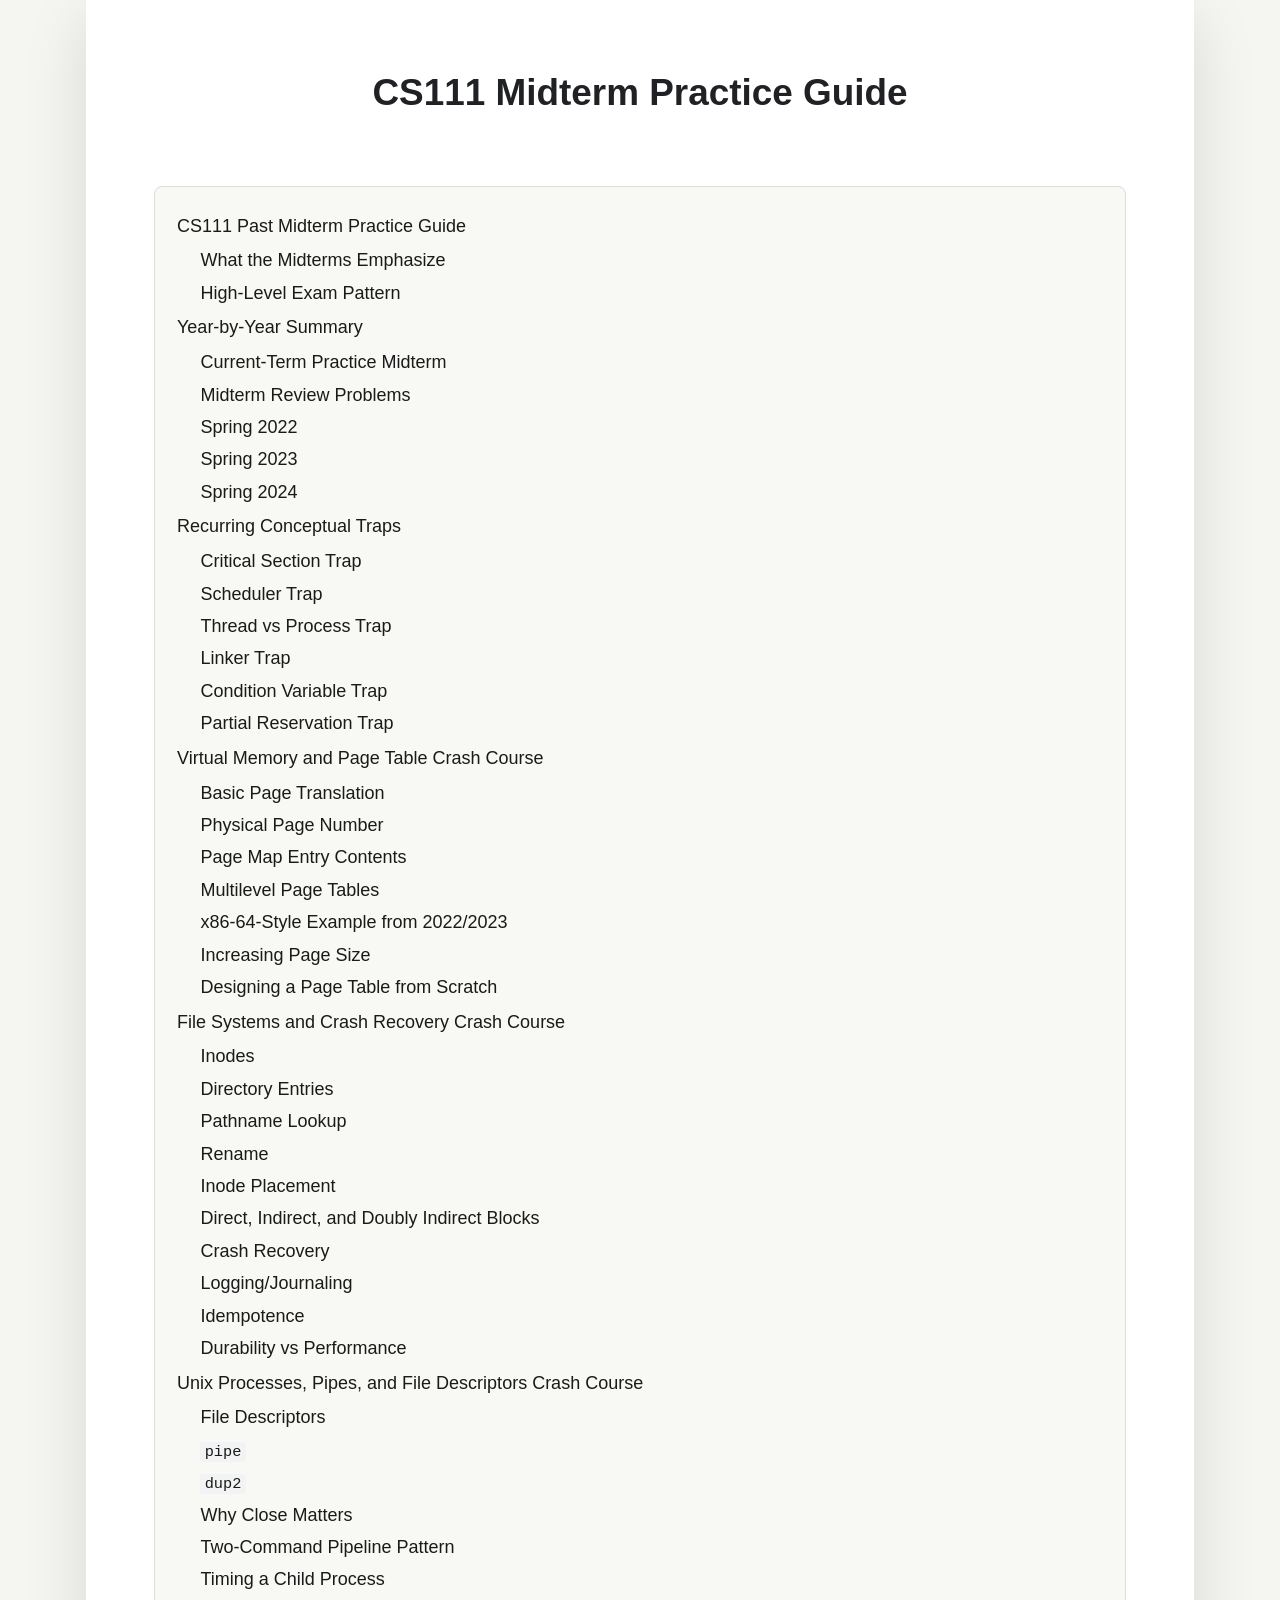
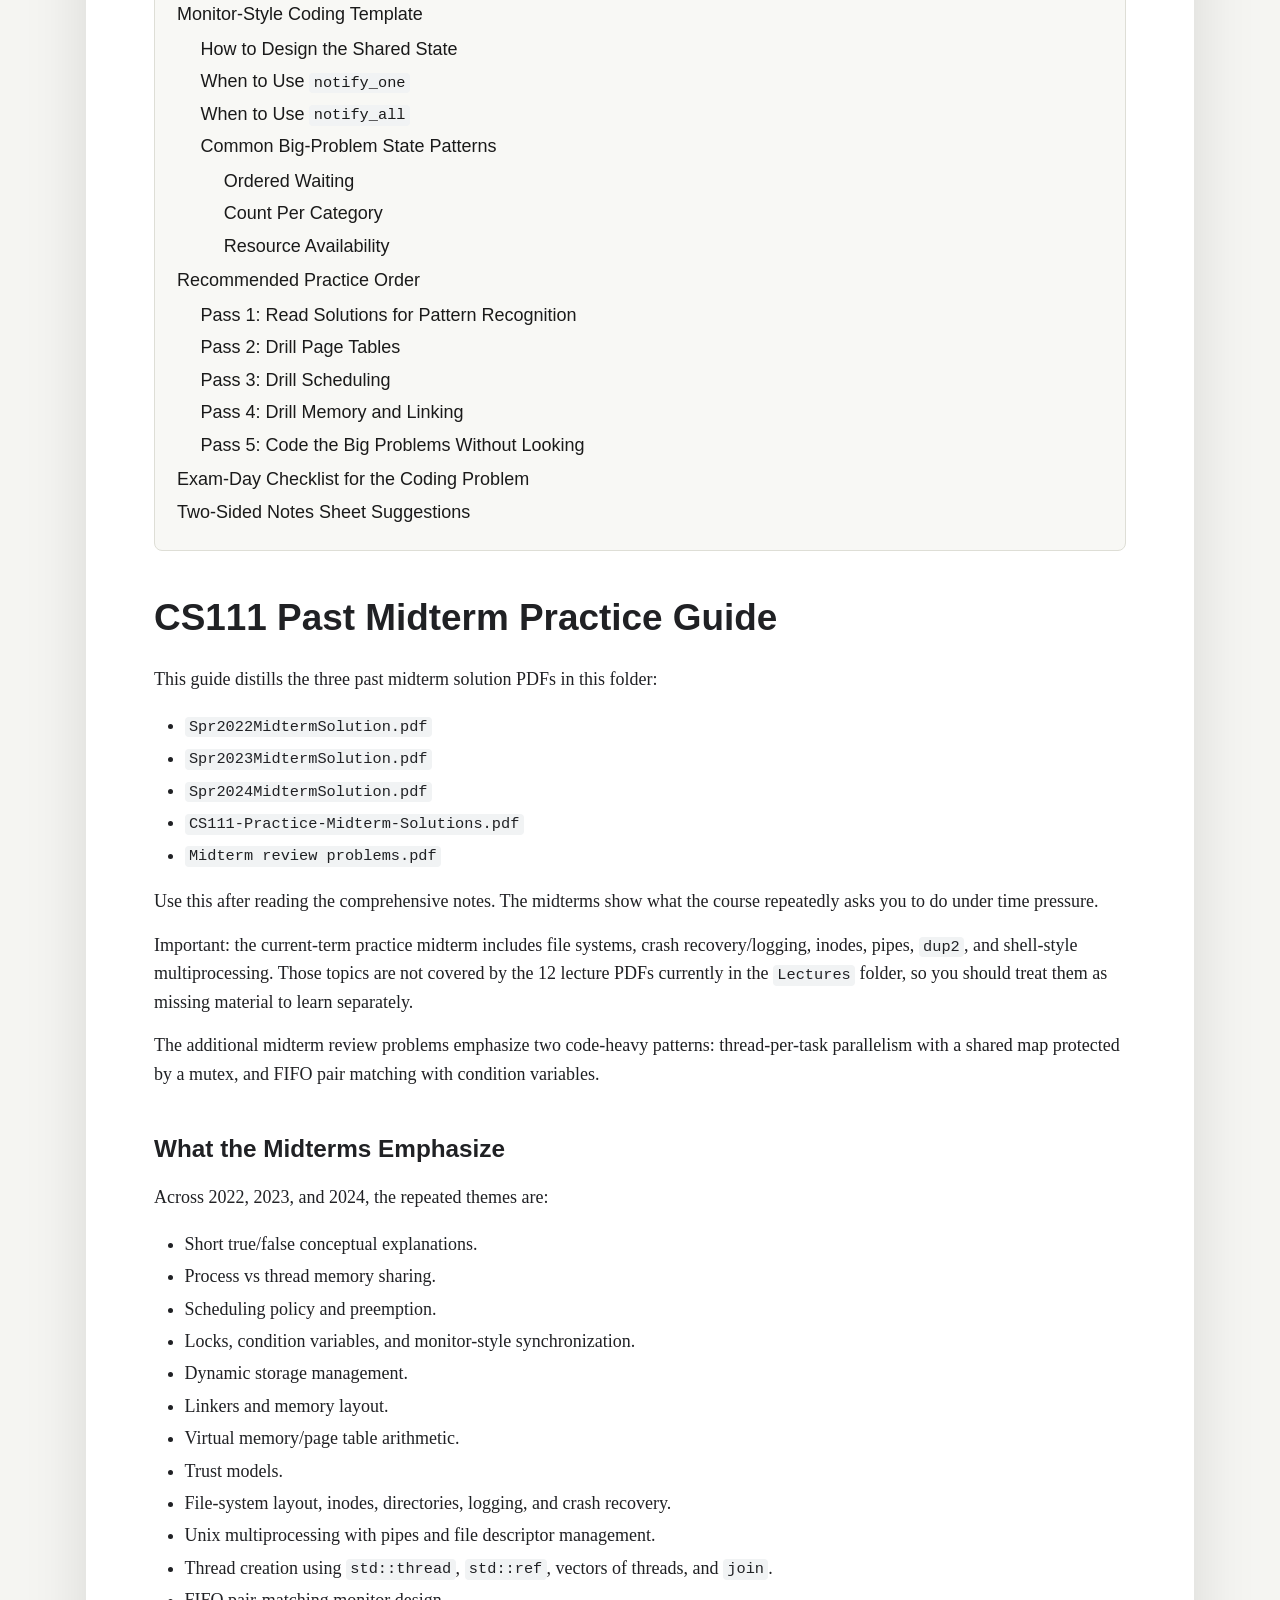
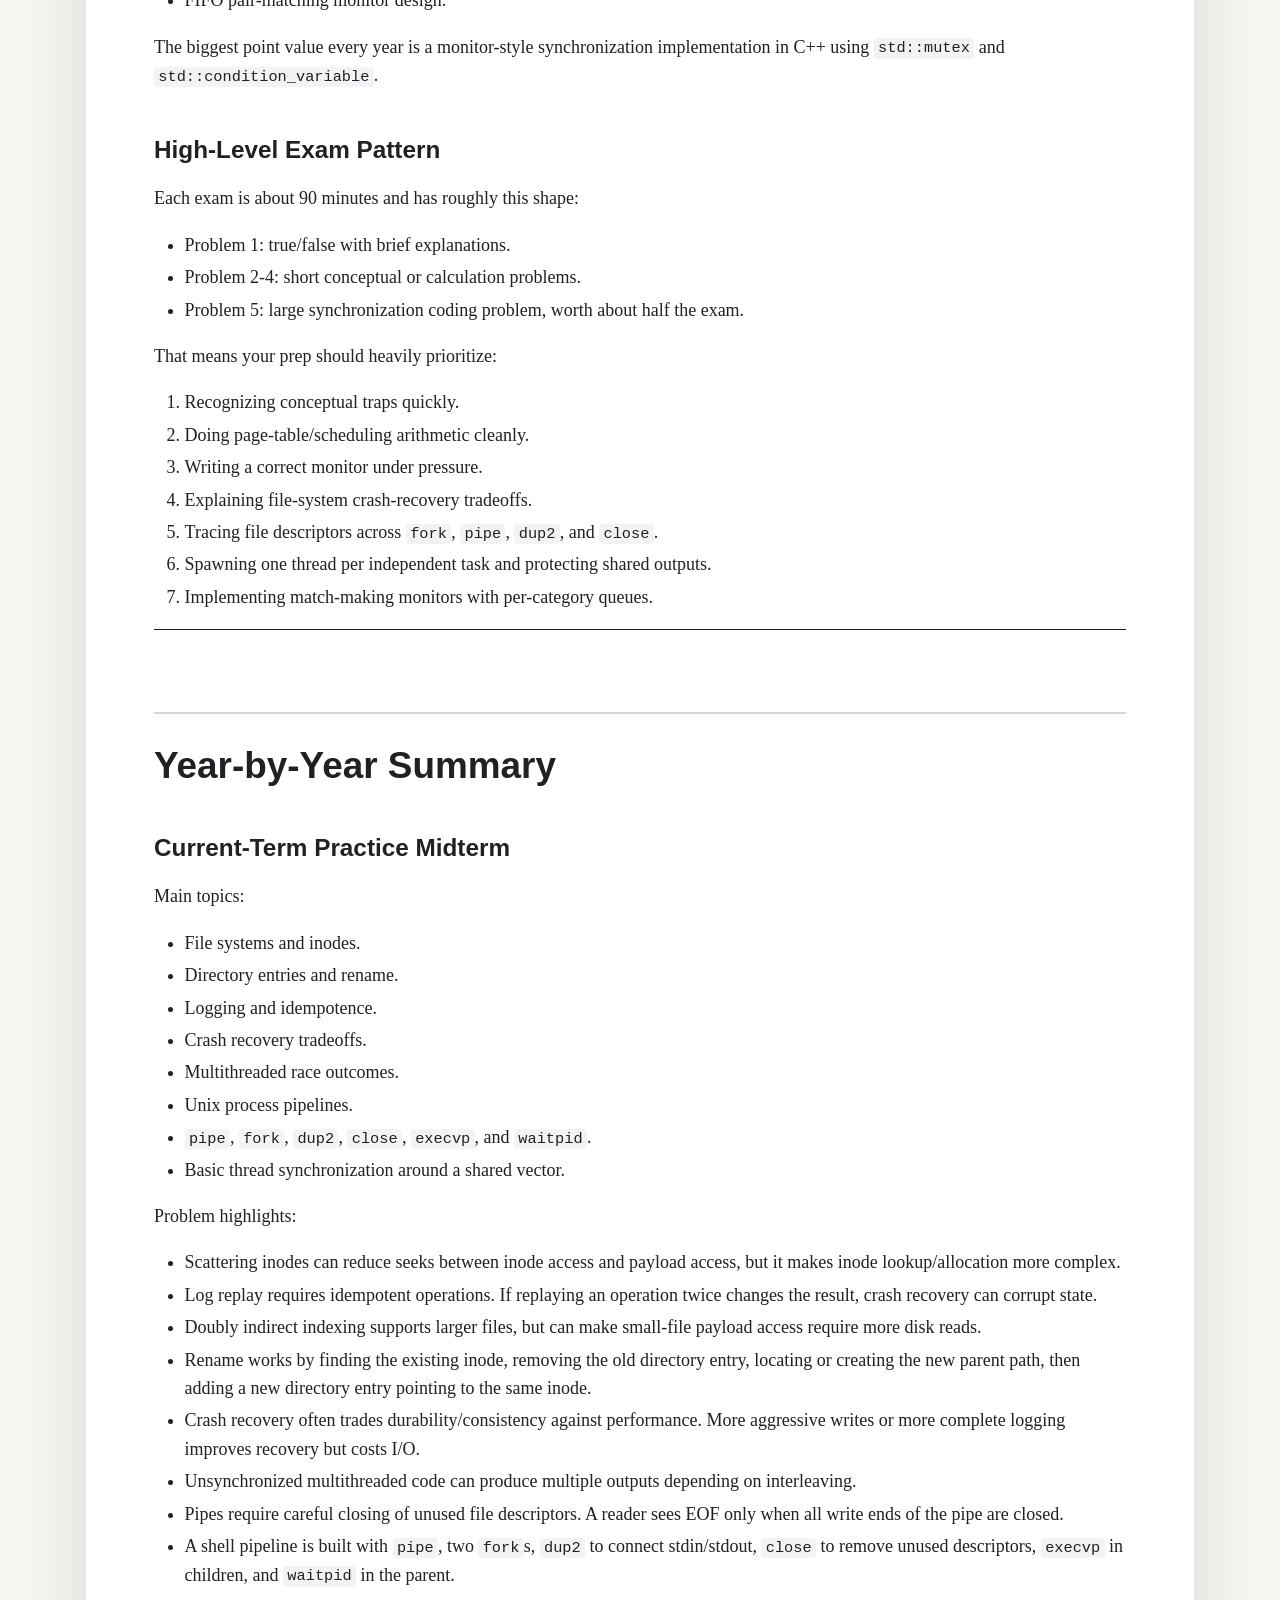
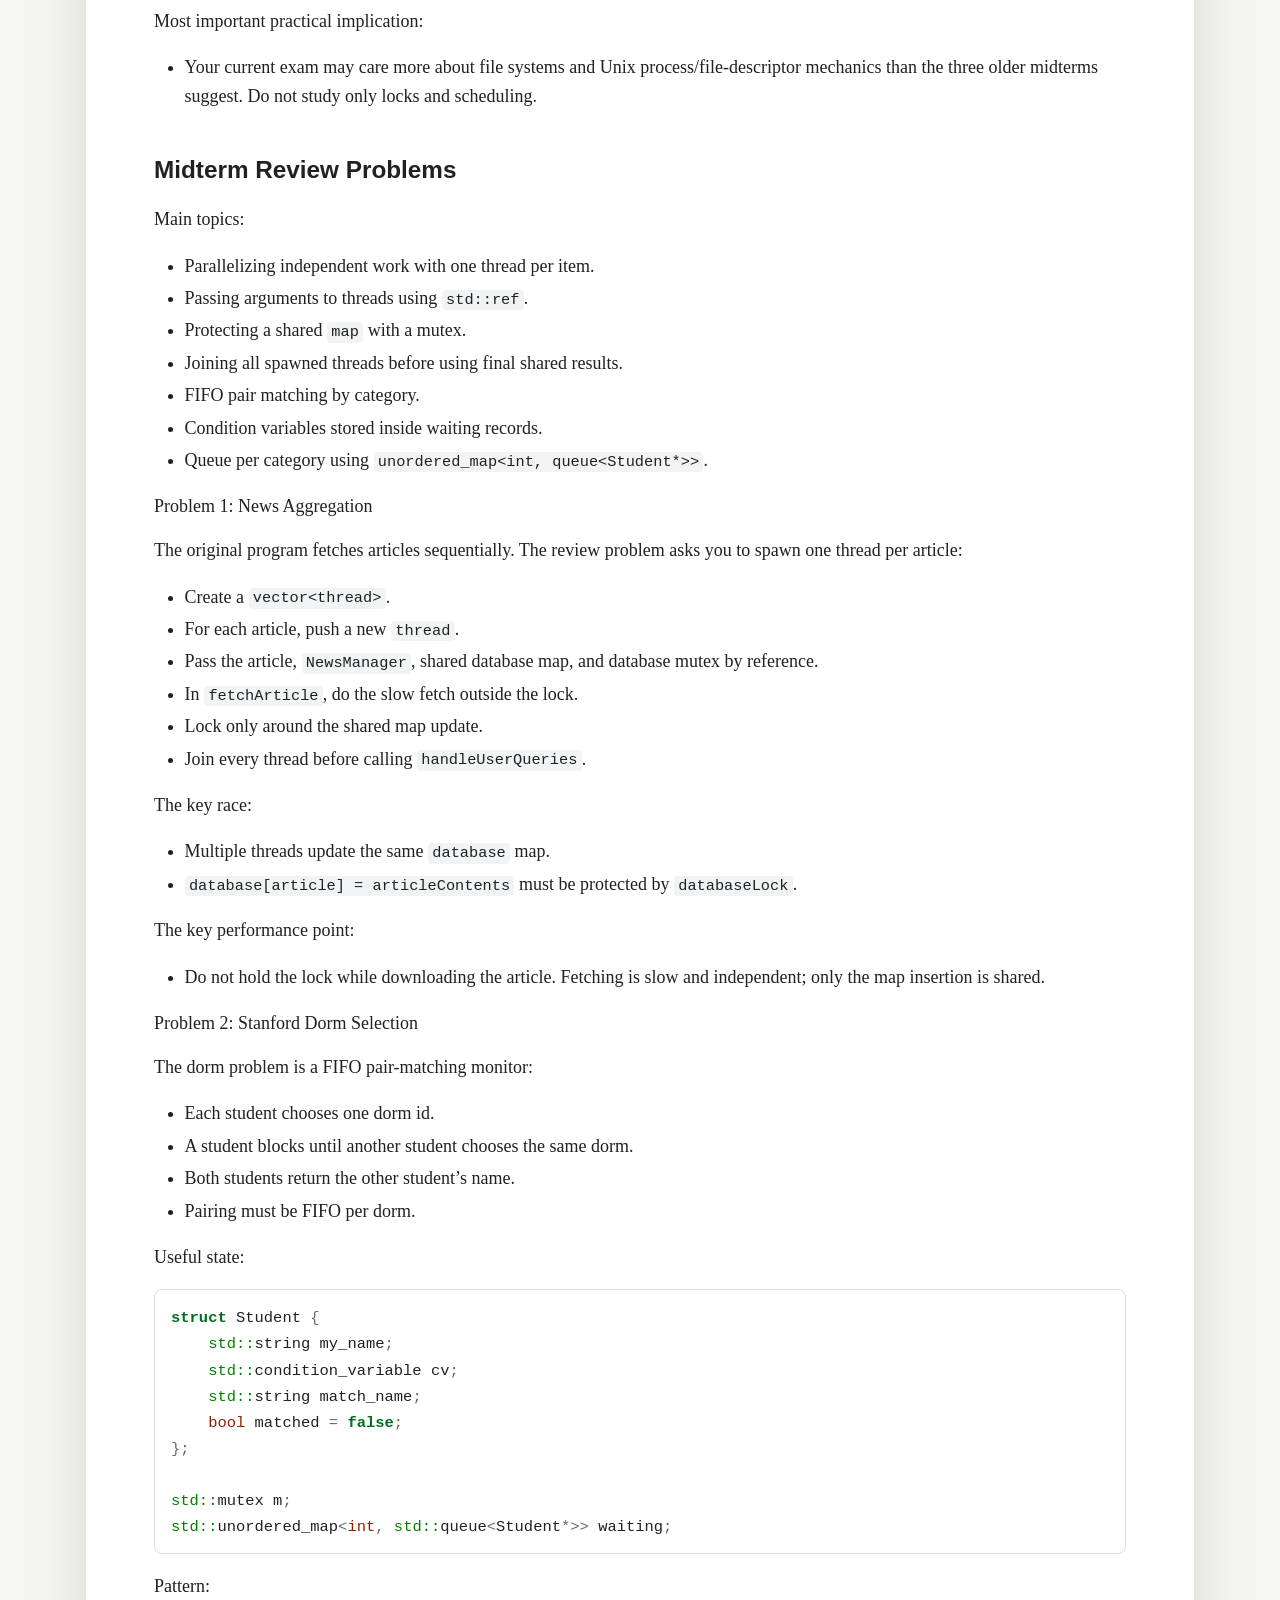
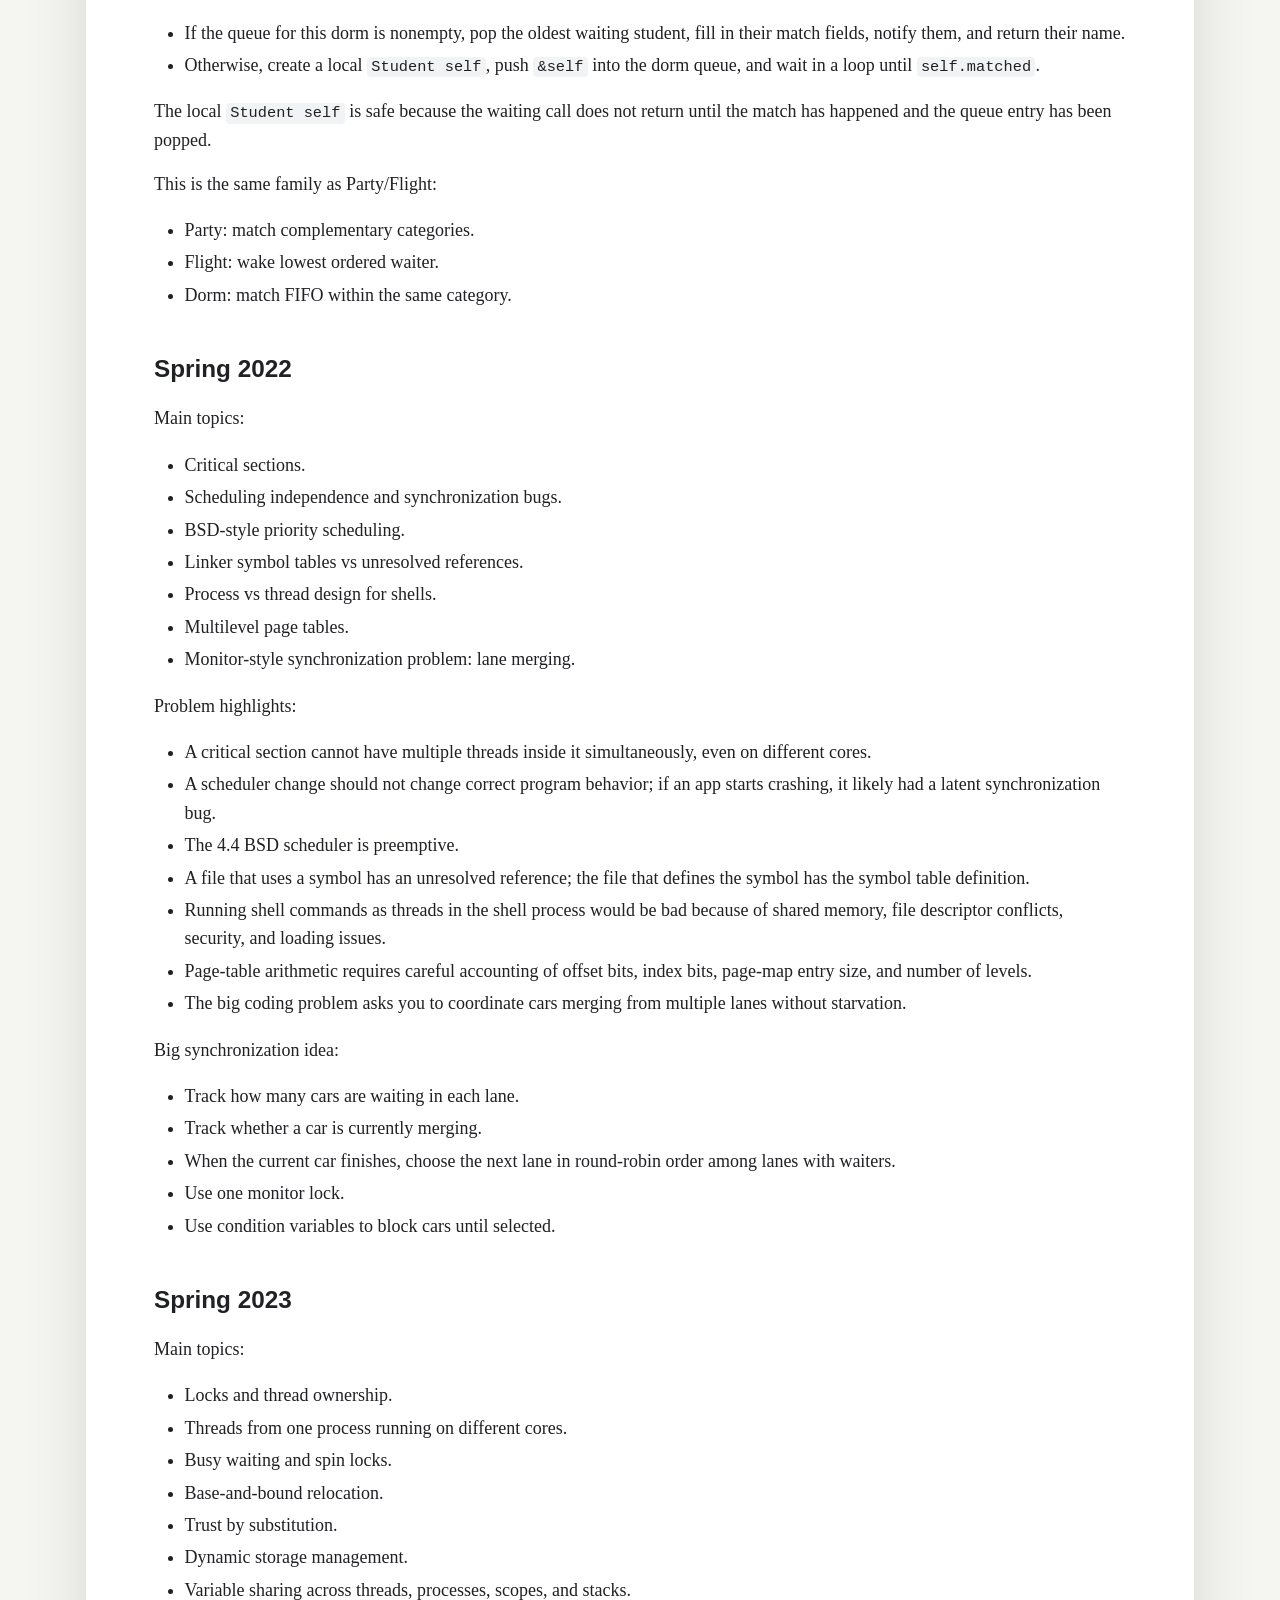
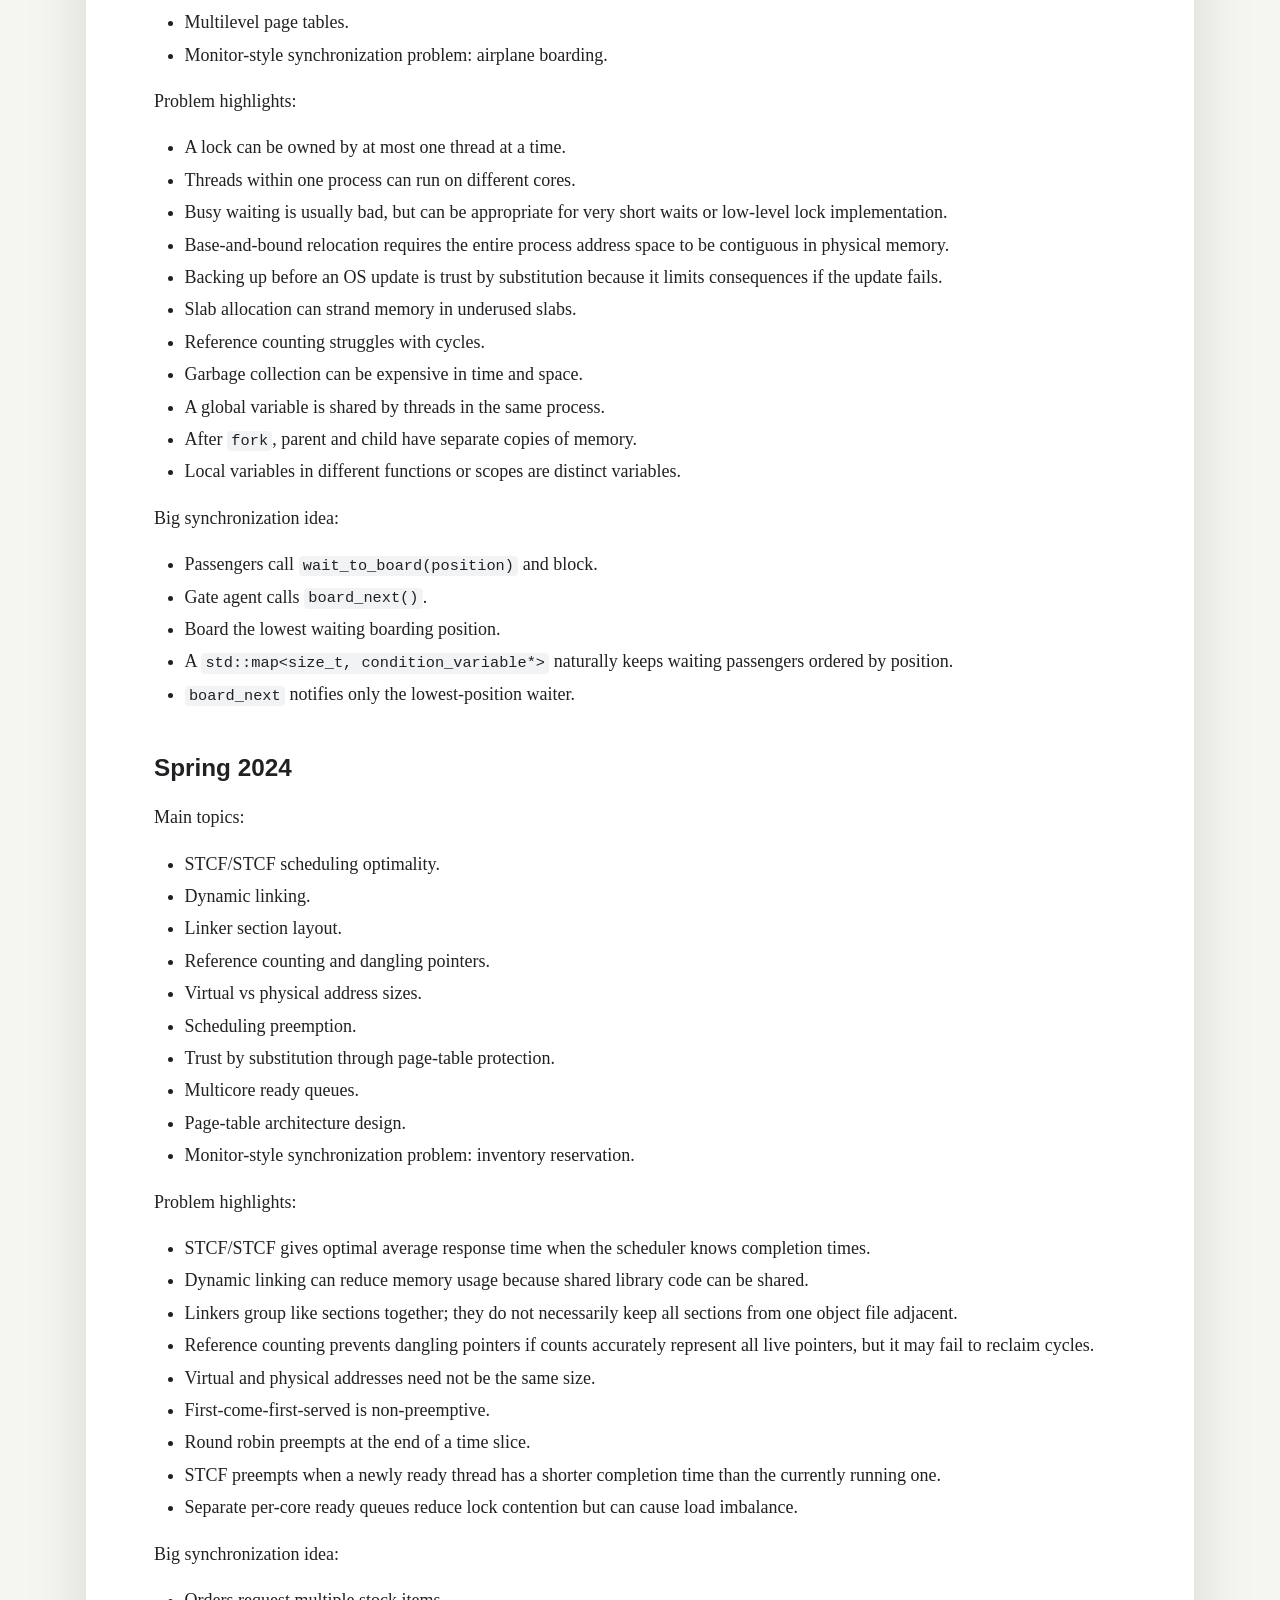
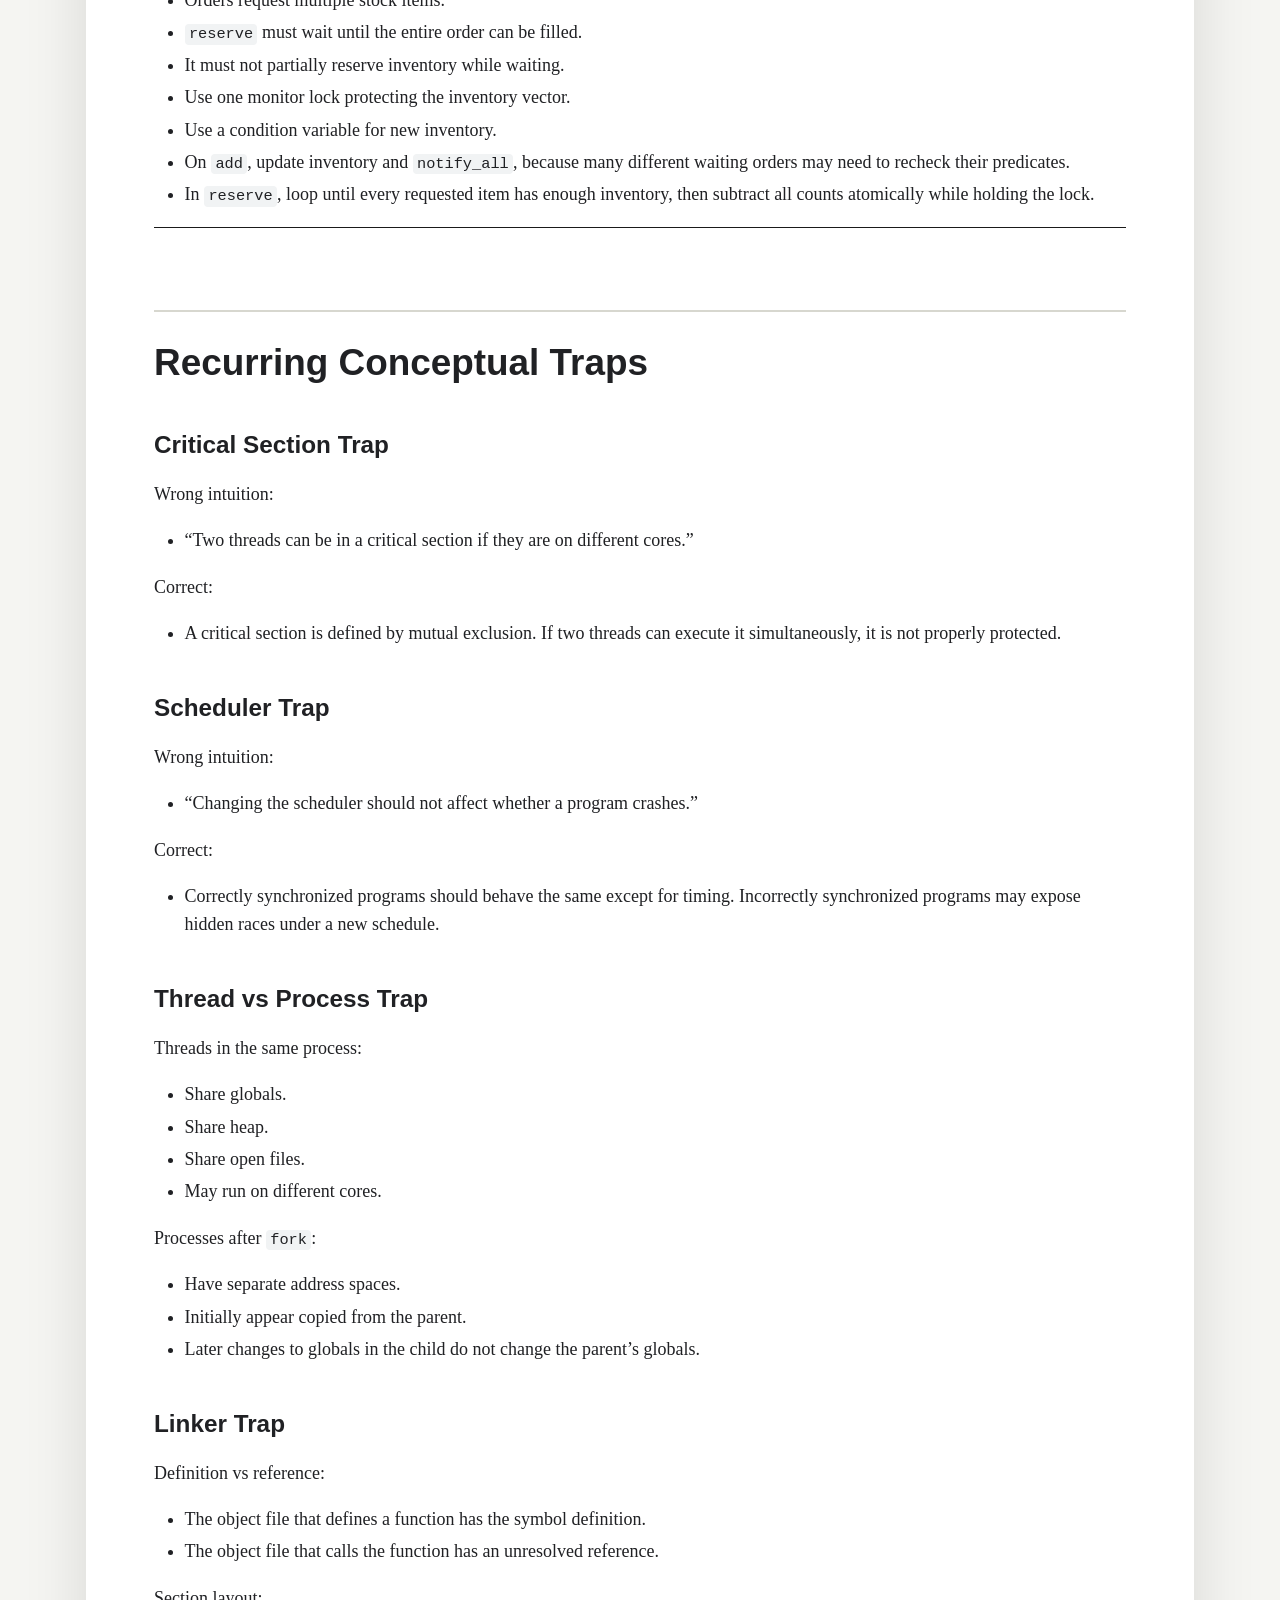
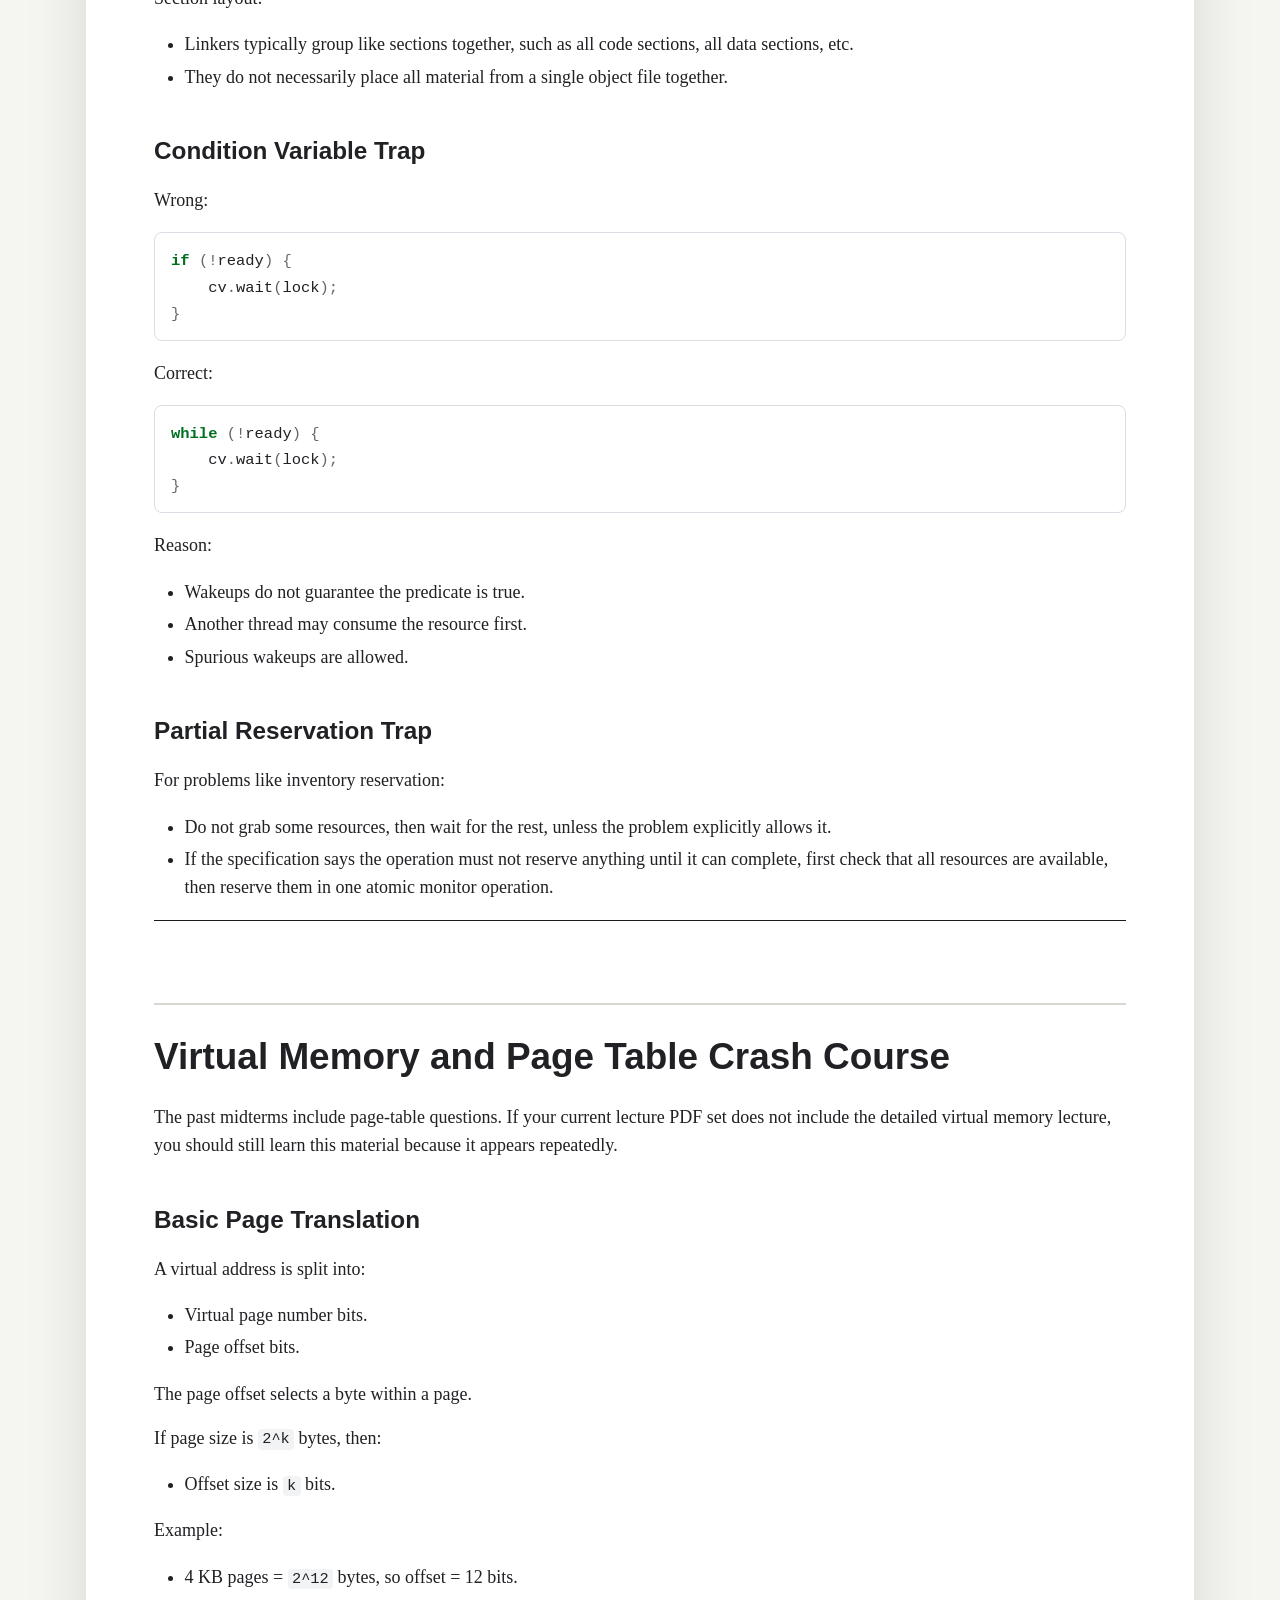
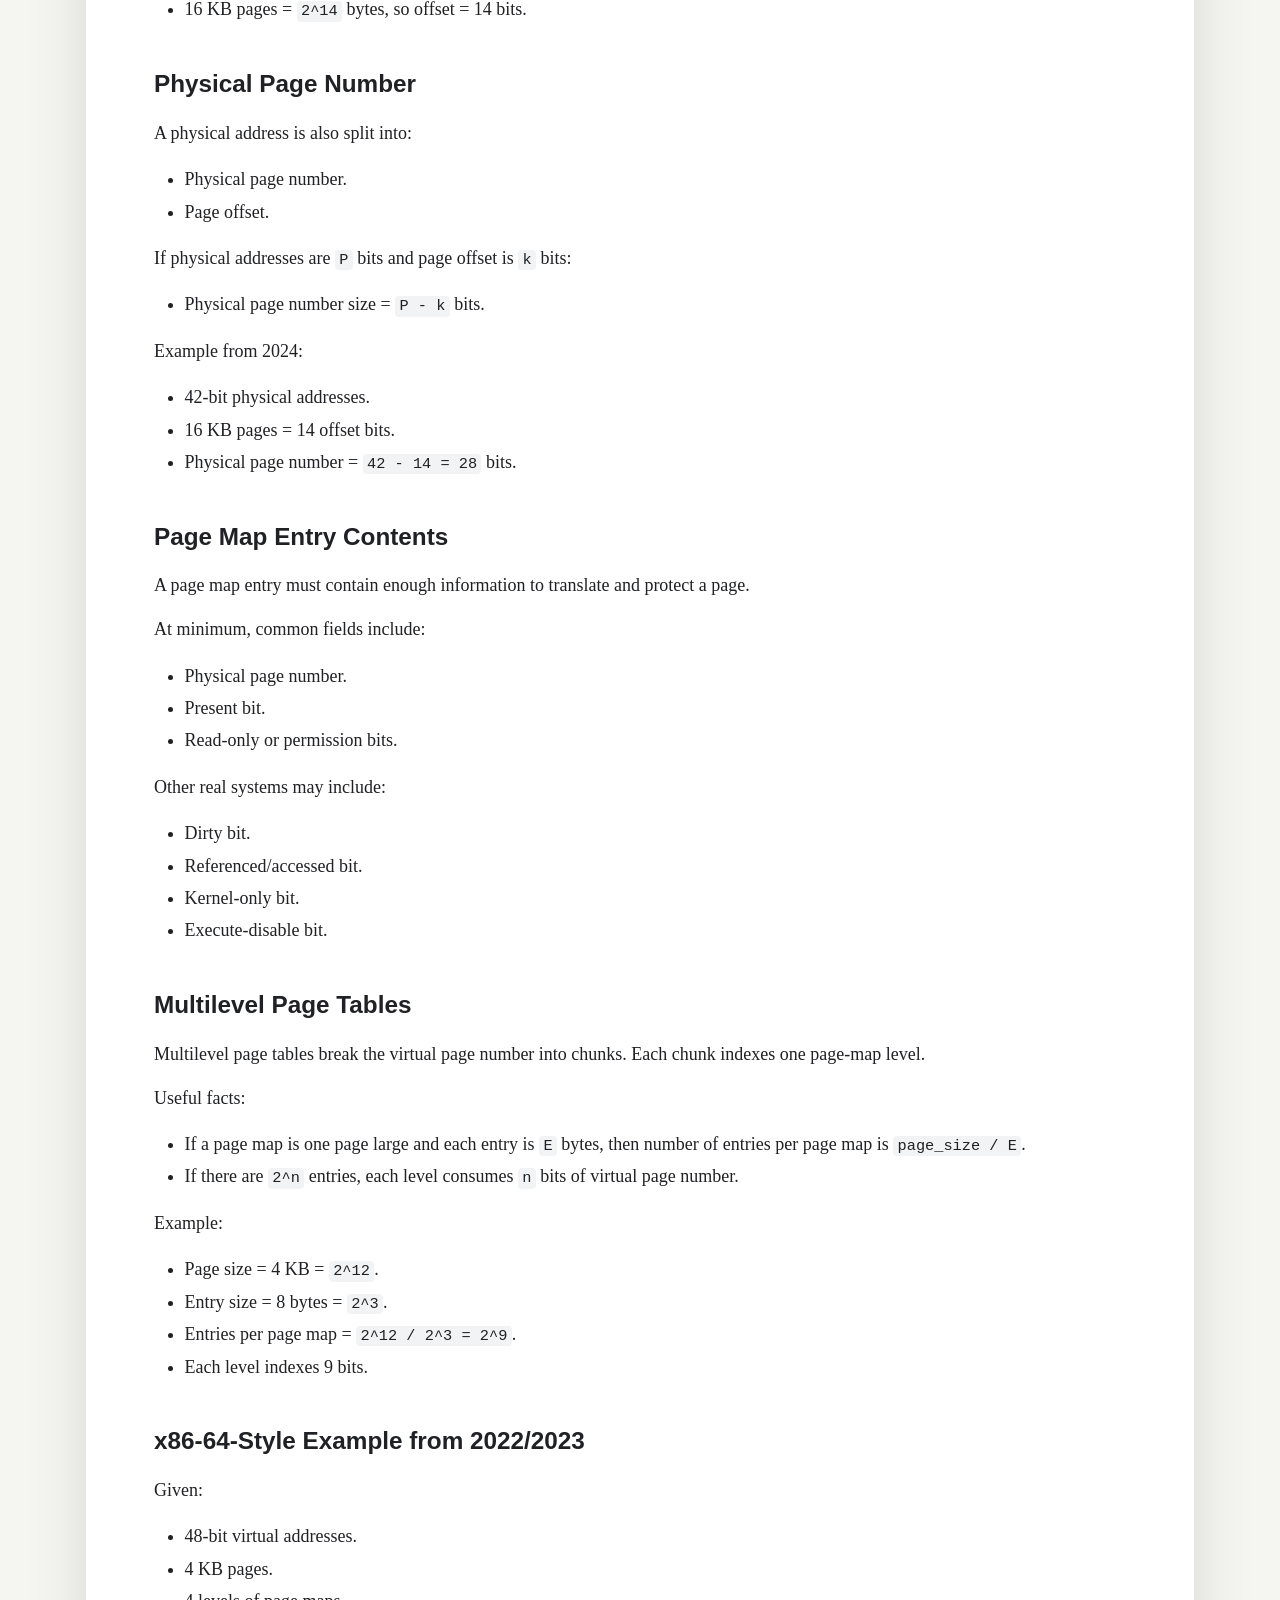
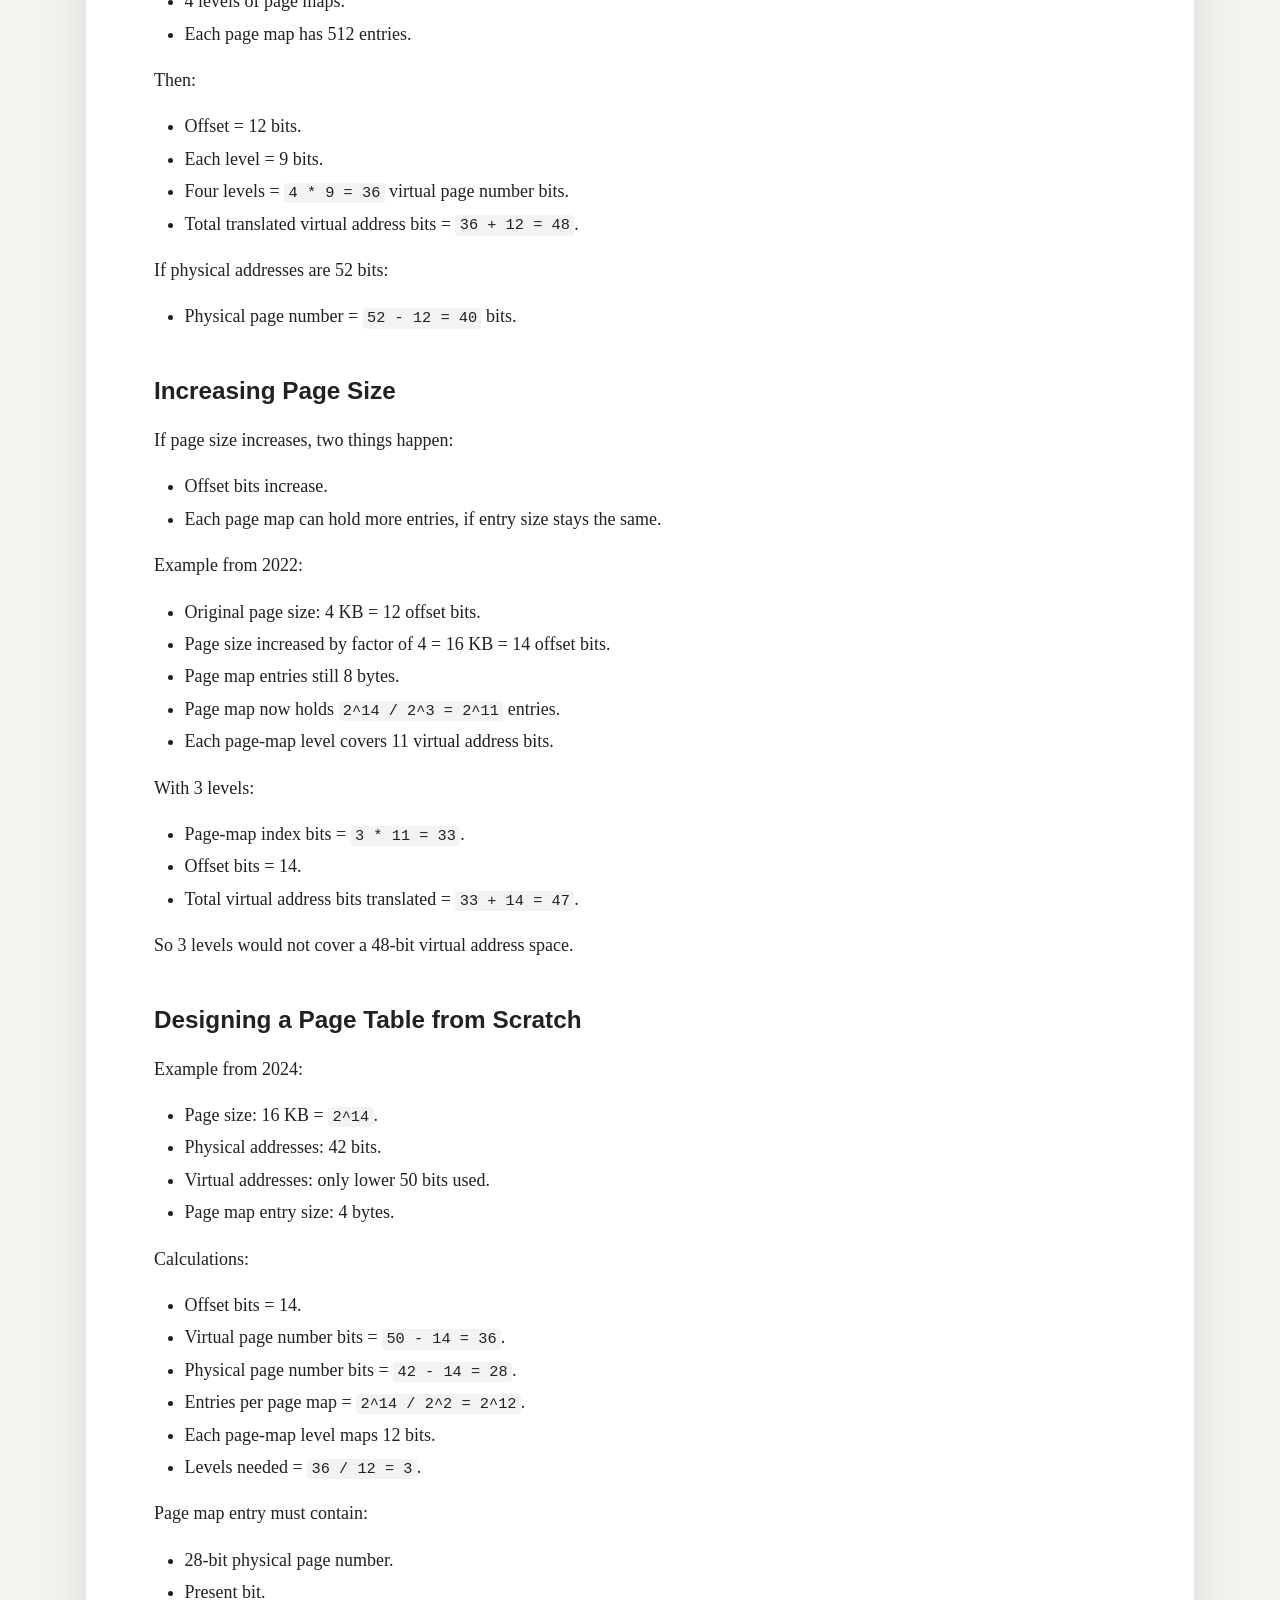
<file: CS111_MIDTERM_PRACTICE_GUIDE.html>
<!DOCTYPE html>
<html xmlns="http://www.w3.org/1999/xhtml">
<head>
  <meta charset="utf-8" />
  <meta name="generator" content="pandoc" />
  <meta name="viewport" content="width=device-width, initial-scale=1.0, user-scalable=yes" />
  <title>CS111 Midterm Practice Guide</title>
  <style>
    /* Default styles provided by pandoc.
    ** See https://pandoc.org/MANUAL.html#variables-for-html for config info.
    */
    html {
      color: #202124;
      background-color: #f5f5f2;
    }
    body {
      margin: 0 auto;
      max-width: 54em;
      padding: 56px 68px;
      background: #ffffff;
      box-shadow: 0 18px 60px rgba(0, 0, 0, 0.12);
      min-height: 100vh;
      hyphens: auto;
      overflow-wrap: break-word;
      text-rendering: optimizeLegibility;
      font-kerning: normal;
      font-family: Charter, Georgia, "Times New Roman", serif;
      font-size: 18px;
      line-height: 1.58;
    }
    @media (max-width: 600px) {
      body {
        font-size: 16px;
        padding: 20px;
        box-shadow: none;
      }
      h1 {
        font-size: 1.8em;
      }
    }
    @media print {
      html {
        background-color: white;
      }
      body {
        background-color: transparent;
        color: black;
        font-size: 12pt;
        box-shadow: none;
        max-width: none;
        padding: 0;
      }
      p, h2, h3 {
        orphans: 3;
        widows: 3;
      }
      h2, h3, h4 {
        page-break-after: avoid;
      }
    }
    p {
      margin: 0.85em 0;
    }
    a {
      color: #1a1a1a;
    }
    a:visited {
      color: #1a1a1a;
    }
    img {
      max-width: 100%;
    }
    svg {
      height: auto;
      max-width: 100%;
    }
    h1, h2, h3, h4, h5, h6 {
      font-family: -apple-system, BlinkMacSystemFont, "Segoe UI", sans-serif;
      line-height: 1.18;
      hyphens: none;
    }
    h1 {
      margin-top: 2.2em;
      padding-top: 0.8em;
      border-top: 2px solid #d7d7cf;
      font-size: 2.05em;
    }
    h1:first-of-type {
      margin-top: 0.4em;
      border-top: 0;
      padding-top: 0;
    }
    h2 {
      margin-top: 1.9em;
      font-size: 1.35em;
    }
    h3 {
      margin-top: 1.5em;
      font-size: 1.1em;
    }
    h5, h6 {
      font-size: 1em;
      font-style: italic;
    }
    h6 {
      font-weight: normal;
    }
    ol, ul {
      padding-left: 1.7em;
      margin-top: 1em;
    }
    li {
      margin: 0.22em 0;
    }
    code {
      font-family: ui-monospace, SFMono-Regular, Menlo, Consolas, monospace;
      font-size: 0.9em;
      background: #f1f3f4;
      padding: 0.08em 0.28em;
      border-radius: 4px;
    }
    pre {
      background: #f6f8fa;
      border: 1px solid #d8dee4;
      border-radius: 8px;
      padding: 14px 16px;
      overflow-x: auto;
      line-height: 1.45;
    }
    pre code {
      background: transparent;
      padding: 0;
      border-radius: 0;
      font-size: 0.86em;
    }
    blockquote {
      border-left: 4px solid #b8b8ae;
      margin-left: 0;
      padding-left: 1em;
      color: #4a4d50;
    }
    nav#TOC {
      font-family: -apple-system, BlinkMacSystemFont, "Segoe UI", sans-serif;
      background: #f8f8f5;
      border: 1px solid #deded6;
      border-radius: 8px;
      padding: 18px 22px;
      margin: 1.5em 0 2.5em;
    }
    nav#TOC ul {
      margin: 0.35em 0;
    }
    li > ol, li > ul {
      margin-top: 0;
    }
    blockquote {
      margin: 1em 0 1em 1.7em;
      padding-left: 1em;
      border-left: 2px solid #e6e6e6;
      color: #606060;
    }
    code {
      white-space: pre-wrap;
      font-family: Menlo, Monaco, Consolas, 'Lucida Console', monospace;
      font-size: 85%;
      margin: 0;
      hyphens: manual;
    }
    pre {
      margin: 1em 0;
      overflow: auto;
    }
    pre code {
      padding: 0;
      overflow: visible;
      overflow-wrap: normal;
    }
    .sourceCode {
     background-color: transparent;
     overflow: visible;
    }
    hr {
      border: none;
      border-top: 1px solid #1a1a1a;
      height: 1px;
      margin: 1em 0;
    }
    table {
      margin: 1em 0;
      border-collapse: collapse;
      width: 100%;
      overflow-x: auto;
      display: block;
      font-variant-numeric: lining-nums tabular-nums;
    }
    table caption {
      margin-bottom: 0.75em;
    }
    tbody {
      margin-top: 0.5em;
      border-top: 1px solid #1a1a1a;
      border-bottom: 1px solid #1a1a1a;
    }
    th {
      border-top: 1px solid #1a1a1a;
      padding: 0.25em 0.5em 0.25em 0.5em;
    }
    td {
      padding: 0.125em 0.5em 0.25em 0.5em;
    }
    header {
      margin-bottom: 4em;
      text-align: center;
    }
    #TOC li {
      list-style: none;
    }
    #TOC ul {
      padding-left: 1.3em;
    }
    #TOC > ul {
      padding-left: 0;
    }
    #TOC a:not(:hover) {
      text-decoration: none;
    }
    span.smallcaps{font-variant: small-caps;}
    div.columns{display: flex; gap: min(4vw, 1.5em);}
    div.column{flex: auto; overflow-x: auto;}
    div.hanging-indent{margin-left: 1.5em; text-indent: -1.5em;}
    /* The extra [class] is a hack that increases specificity enough to
       override a similar rule in reveal.js */
    ul.task-list[class]{list-style: none;}
    ul.task-list li input[type="checkbox"] {
      font-size: inherit;
      width: 0.8em;
      margin: 0 0.8em 0.2em -1.6em;
      vertical-align: middle;
    }
    .display.math{display: block; text-align: center; margin: 0.5rem auto;}
    /* CSS for syntax highlighting */
    html { -webkit-text-size-adjust: 100%; }
    pre > code.sourceCode { white-space: pre; position: relative; }
    pre > code.sourceCode > span { display: inline-block; line-height: 1.25; }
    pre > code.sourceCode > span:empty { height: 1.2em; }
    .sourceCode { overflow: visible; }
    code.sourceCode > span { color: inherit; text-decoration: inherit; }
    div.sourceCode { margin: 1em 0; }
    pre.sourceCode { margin: 0; }
    @media screen {
    div.sourceCode { overflow: auto; }
    }
    @media print {
    pre > code.sourceCode { white-space: pre-wrap; }
    pre > code.sourceCode > span { text-indent: -5em; padding-left: 5em; }
    }
    pre.numberSource code
      { counter-reset: source-line 0; }
    pre.numberSource code > span
      { position: relative; left: -4em; counter-increment: source-line; }
    pre.numberSource code > span > a:first-child::before
      { content: counter(source-line);
        position: relative; left: -1em; text-align: right; vertical-align: baseline;
        border: none; display: inline-block;
        -webkit-touch-callout: none; -webkit-user-select: none;
        -khtml-user-select: none; -moz-user-select: none;
        -ms-user-select: none; user-select: none;
        padding: 0 4px; width: 4em;
        color: #aaaaaa;
      }
    pre.numberSource { margin-left: 3em; border-left: 1px solid #aaaaaa;  padding-left: 4px; }
    div.sourceCode
      {   }
    @media screen {
    pre > code.sourceCode > span > a:first-child::before { text-decoration: underline; }
    }
    code span.al { color: #ff0000; font-weight: bold; } /* Alert */
    code span.an { color: #60a0b0; font-weight: bold; font-style: italic; } /* Annotation */
    code span.at { color: #7d9029; } /* Attribute */
    code span.bn { color: #40a070; } /* BaseN */
    code span.bu { color: #008000; } /* BuiltIn */
    code span.cf { color: #007020; font-weight: bold; } /* ControlFlow */
    code span.ch { color: #4070a0; } /* Char */
    code span.cn { color: #880000; } /* Constant */
    code span.co { color: #60a0b0; font-style: italic; } /* Comment */
    code span.cv { color: #60a0b0; font-weight: bold; font-style: italic; } /* CommentVar */
    code span.do { color: #ba2121; font-style: italic; } /* Documentation */
    code span.dt { color: #902000; } /* DataType */
    code span.dv { color: #40a070; } /* DecVal */
    code span.er { color: #ff0000; font-weight: bold; } /* Error */
    code span.ex { } /* Extension */
    code span.fl { color: #40a070; } /* Float */
    code span.fu { color: #06287e; } /* Function */
    code span.im { color: #008000; font-weight: bold; } /* Import */
    code span.in { color: #60a0b0; font-weight: bold; font-style: italic; } /* Information */
    code span.kw { color: #007020; font-weight: bold; } /* Keyword */
    code span.op { color: #666666; } /* Operator */
    code span.ot { color: #007020; } /* Other */
    code span.pp { color: #bc7a00; } /* Preprocessor */
    code span.sc { color: #4070a0; } /* SpecialChar */
    code span.ss { color: #bb6688; } /* SpecialString */
    code span.st { color: #4070a0; } /* String */
    code span.va { color: #19177c; } /* Variable */
    code span.vs { color: #4070a0; } /* VerbatimString */
    code span.wa { color: #60a0b0; font-weight: bold; font-style: italic; } /* Warning */
  </style>
</head>
<body>
<header id="title-block-header">
<h1 class="title">CS111 Midterm Practice Guide</h1>
</header>
<nav id="TOC" role="doc-toc">
<ul>
<li><a href="#cs111-past-midterm-practice-guide"
id="toc-cs111-past-midterm-practice-guide">CS111 Past Midterm Practice
Guide</a>
<ul>
<li><a href="#what-the-midterms-emphasize"
id="toc-what-the-midterms-emphasize">What the Midterms
Emphasize</a></li>
<li><a href="#high-level-exam-pattern"
id="toc-high-level-exam-pattern">High-Level Exam Pattern</a></li>
</ul></li>
<li><a href="#year-by-year-summary"
id="toc-year-by-year-summary">Year-by-Year Summary</a>
<ul>
<li><a href="#current-term-practice-midterm"
id="toc-current-term-practice-midterm">Current-Term Practice
Midterm</a></li>
<li><a href="#midterm-review-problems"
id="toc-midterm-review-problems">Midterm Review Problems</a></li>
<li><a href="#spring-2022" id="toc-spring-2022">Spring 2022</a></li>
<li><a href="#spring-2023" id="toc-spring-2023">Spring 2023</a></li>
<li><a href="#spring-2024" id="toc-spring-2024">Spring 2024</a></li>
</ul></li>
<li><a href="#recurring-conceptual-traps"
id="toc-recurring-conceptual-traps">Recurring Conceptual Traps</a>
<ul>
<li><a href="#critical-section-trap"
id="toc-critical-section-trap">Critical Section Trap</a></li>
<li><a href="#scheduler-trap" id="toc-scheduler-trap">Scheduler
Trap</a></li>
<li><a href="#thread-vs-process-trap"
id="toc-thread-vs-process-trap">Thread vs Process Trap</a></li>
<li><a href="#linker-trap" id="toc-linker-trap">Linker Trap</a></li>
<li><a href="#condition-variable-trap"
id="toc-condition-variable-trap">Condition Variable Trap</a></li>
<li><a href="#partial-reservation-trap"
id="toc-partial-reservation-trap">Partial Reservation Trap</a></li>
</ul></li>
<li><a href="#virtual-memory-and-page-table-crash-course"
id="toc-virtual-memory-and-page-table-crash-course">Virtual Memory and
Page Table Crash Course</a>
<ul>
<li><a href="#basic-page-translation"
id="toc-basic-page-translation">Basic Page Translation</a></li>
<li><a href="#physical-page-number"
id="toc-physical-page-number">Physical Page Number</a></li>
<li><a href="#page-map-entry-contents"
id="toc-page-map-entry-contents">Page Map Entry Contents</a></li>
<li><a href="#multilevel-page-tables"
id="toc-multilevel-page-tables">Multilevel Page Tables</a></li>
<li><a href="#x86-64-style-example-from-20222023"
id="toc-x86-64-style-example-from-20222023">x86-64-Style Example from
2022/2023</a></li>
<li><a href="#increasing-page-size"
id="toc-increasing-page-size">Increasing Page Size</a></li>
<li><a href="#designing-a-page-table-from-scratch"
id="toc-designing-a-page-table-from-scratch">Designing a Page Table from
Scratch</a></li>
</ul></li>
<li><a href="#file-systems-and-crash-recovery-crash-course"
id="toc-file-systems-and-crash-recovery-crash-course">File Systems and
Crash Recovery Crash Course</a>
<ul>
<li><a href="#inodes" id="toc-inodes">Inodes</a></li>
<li><a href="#directory-entries" id="toc-directory-entries">Directory
Entries</a></li>
<li><a href="#pathname-lookup" id="toc-pathname-lookup">Pathname
Lookup</a></li>
<li><a href="#rename" id="toc-rename">Rename</a></li>
<li><a href="#inode-placement" id="toc-inode-placement">Inode
Placement</a></li>
<li><a href="#direct-indirect-and-doubly-indirect-blocks"
id="toc-direct-indirect-and-doubly-indirect-blocks">Direct, Indirect,
and Doubly Indirect Blocks</a></li>
<li><a href="#crash-recovery" id="toc-crash-recovery">Crash
Recovery</a></li>
<li><a href="#loggingjournaling"
id="toc-loggingjournaling">Logging/Journaling</a></li>
<li><a href="#idempotence" id="toc-idempotence">Idempotence</a></li>
<li><a href="#durability-vs-performance"
id="toc-durability-vs-performance">Durability vs Performance</a></li>
</ul></li>
<li><a href="#unix-processes-pipes-and-file-descriptors-crash-course"
id="toc-unix-processes-pipes-and-file-descriptors-crash-course">Unix
Processes, Pipes, and File Descriptors Crash Course</a>
<ul>
<li><a href="#file-descriptors" id="toc-file-descriptors">File
Descriptors</a></li>
<li><a href="#pipe" id="toc-pipe"><code>pipe</code></a></li>
<li><a href="#dup2" id="toc-dup2"><code>dup2</code></a></li>
<li><a href="#why-close-matters" id="toc-why-close-matters">Why Close
Matters</a></li>
<li><a href="#two-command-pipeline-pattern"
id="toc-two-command-pipeline-pattern">Two-Command Pipeline
Pattern</a></li>
<li><a href="#timing-a-child-process"
id="toc-timing-a-child-process">Timing a Child Process</a></li>
</ul></li>
<li><a href="#monitor-style-coding-template"
id="toc-monitor-style-coding-template">Monitor-Style Coding Template</a>
<ul>
<li><a href="#how-to-design-the-shared-state"
id="toc-how-to-design-the-shared-state">How to Design the Shared
State</a></li>
<li><a href="#when-to-use-notify_one"
id="toc-when-to-use-notify_one">When to Use
<code>notify_one</code></a></li>
<li><a href="#when-to-use-notify_all"
id="toc-when-to-use-notify_all">When to Use
<code>notify_all</code></a></li>
<li><a href="#common-big-problem-state-patterns"
id="toc-common-big-problem-state-patterns">Common Big-Problem State
Patterns</a>
<ul>
<li><a href="#ordered-waiting" id="toc-ordered-waiting">Ordered
Waiting</a></li>
<li><a href="#count-per-category" id="toc-count-per-category">Count Per
Category</a></li>
<li><a href="#resource-availability"
id="toc-resource-availability">Resource Availability</a></li>
</ul></li>
</ul></li>
<li><a href="#recommended-practice-order"
id="toc-recommended-practice-order">Recommended Practice Order</a>
<ul>
<li><a href="#pass-1-read-solutions-for-pattern-recognition"
id="toc-pass-1-read-solutions-for-pattern-recognition">Pass 1: Read
Solutions for Pattern Recognition</a></li>
<li><a href="#pass-2-drill-page-tables"
id="toc-pass-2-drill-page-tables">Pass 2: Drill Page Tables</a></li>
<li><a href="#pass-3-drill-scheduling"
id="toc-pass-3-drill-scheduling">Pass 3: Drill Scheduling</a></li>
<li><a href="#pass-4-drill-memory-and-linking"
id="toc-pass-4-drill-memory-and-linking">Pass 4: Drill Memory and
Linking</a></li>
<li><a href="#pass-5-code-the-big-problems-without-looking"
id="toc-pass-5-code-the-big-problems-without-looking">Pass 5: Code the
Big Problems Without Looking</a></li>
</ul></li>
<li><a href="#exam-day-checklist-for-the-coding-problem"
id="toc-exam-day-checklist-for-the-coding-problem">Exam-Day Checklist
for the Coding Problem</a></li>
<li><a href="#two-sided-notes-sheet-suggestions"
id="toc-two-sided-notes-sheet-suggestions">Two-Sided Notes Sheet
Suggestions</a></li>
</ul>
</nav>
<h1 id="cs111-past-midterm-practice-guide">CS111 Past Midterm Practice
Guide</h1>
<p>This guide distills the three past midterm solution PDFs in this
folder:</p>
<ul>
<li><code>Spr2022MidtermSolution.pdf</code></li>
<li><code>Spr2023MidtermSolution.pdf</code></li>
<li><code>Spr2024MidtermSolution.pdf</code></li>
<li><code>CS111-Practice-Midterm-Solutions.pdf</code></li>
<li><code>Midterm review problems.pdf</code></li>
</ul>
<p>Use this after reading the comprehensive notes. The midterms show
what the course repeatedly asks you to do under time pressure.</p>
<p>Important: the current-term practice midterm includes file systems,
crash recovery/logging, inodes, pipes, <code>dup2</code>, and
shell-style multiprocessing. Those topics are not covered by the 12
lecture PDFs currently in the <code>Lectures</code> folder, so you
should treat them as missing material to learn separately.</p>
<p>The additional midterm review problems emphasize two code-heavy
patterns: thread-per-task parallelism with a shared map protected by a
mutex, and FIFO pair matching with condition variables.</p>
<h2 id="what-the-midterms-emphasize">What the Midterms Emphasize</h2>
<p>Across 2022, 2023, and 2024, the repeated themes are:</p>
<ul>
<li>Short true/false conceptual explanations.</li>
<li>Process vs thread memory sharing.</li>
<li>Scheduling policy and preemption.</li>
<li>Locks, condition variables, and monitor-style synchronization.</li>
<li>Dynamic storage management.</li>
<li>Linkers and memory layout.</li>
<li>Virtual memory/page table arithmetic.</li>
<li>Trust models.</li>
<li>File-system layout, inodes, directories, logging, and crash
recovery.</li>
<li>Unix multiprocessing with pipes and file descriptor management.</li>
<li>Thread creation using <code>std::thread</code>,
<code>std::ref</code>, vectors of threads, and <code>join</code>.</li>
<li>FIFO pair-matching monitor design.</li>
</ul>
<p>The biggest point value every year is a monitor-style synchronization
implementation in C++ using <code>std::mutex</code> and
<code>std::condition_variable</code>.</p>
<h2 id="high-level-exam-pattern">High-Level Exam Pattern</h2>
<p>Each exam is about 90 minutes and has roughly this shape:</p>
<ul>
<li>Problem 1: true/false with brief explanations.</li>
<li>Problem 2-4: short conceptual or calculation problems.</li>
<li>Problem 5: large synchronization coding problem, worth about half
the exam.</li>
</ul>
<p>That means your prep should heavily prioritize:</p>
<ol type="1">
<li>Recognizing conceptual traps quickly.</li>
<li>Doing page-table/scheduling arithmetic cleanly.</li>
<li>Writing a correct monitor under pressure.</li>
<li>Explaining file-system crash-recovery tradeoffs.</li>
<li>Tracing file descriptors across <code>fork</code>,
<code>pipe</code>, <code>dup2</code>, and <code>close</code>.</li>
<li>Spawning one thread per independent task and protecting shared
outputs.</li>
<li>Implementing match-making monitors with per-category queues.</li>
</ol>
<hr />
<h1 id="year-by-year-summary">Year-by-Year Summary</h1>
<h2 id="current-term-practice-midterm">Current-Term Practice
Midterm</h2>
<p>Main topics:</p>
<ul>
<li>File systems and inodes.</li>
<li>Directory entries and rename.</li>
<li>Logging and idempotence.</li>
<li>Crash recovery tradeoffs.</li>
<li>Multithreaded race outcomes.</li>
<li>Unix process pipelines.</li>
<li><code>pipe</code>, <code>fork</code>, <code>dup2</code>,
<code>close</code>, <code>execvp</code>, and <code>waitpid</code>.</li>
<li>Basic thread synchronization around a shared vector.</li>
</ul>
<p>Problem highlights:</p>
<ul>
<li>Scattering inodes can reduce seeks between inode access and payload
access, but it makes inode lookup/allocation more complex.</li>
<li>Log replay requires idempotent operations. If replaying an operation
twice changes the result, crash recovery can corrupt state.</li>
<li>Doubly indirect indexing supports larger files, but can make
small-file payload access require more disk reads.</li>
<li>Rename works by finding the existing inode, removing the old
directory entry, locating or creating the new parent path, then adding a
new directory entry pointing to the same inode.</li>
<li>Crash recovery often trades durability/consistency against
performance. More aggressive writes or more complete logging improves
recovery but costs I/O.</li>
<li>Unsynchronized multithreaded code can produce multiple outputs
depending on interleaving.</li>
<li>Pipes require careful closing of unused file descriptors. A reader
sees EOF only when all write ends of the pipe are closed.</li>
<li>A shell pipeline is built with <code>pipe</code>, two
<code>fork</code>s, <code>dup2</code> to connect stdin/stdout,
<code>close</code> to remove unused descriptors, <code>execvp</code> in
children, and <code>waitpid</code> in the parent.</li>
</ul>
<p>Most important practical implication:</p>
<ul>
<li>Your current exam may care more about file systems and Unix
process/file-descriptor mechanics than the three older midterms suggest.
Do not study only locks and scheduling.</li>
</ul>
<h2 id="midterm-review-problems">Midterm Review Problems</h2>
<p>Main topics:</p>
<ul>
<li>Parallelizing independent work with one thread per item.</li>
<li>Passing arguments to threads using <code>std::ref</code>.</li>
<li>Protecting a shared <code>map</code> with a mutex.</li>
<li>Joining all spawned threads before using final shared results.</li>
<li>FIFO pair matching by category.</li>
<li>Condition variables stored inside waiting records.</li>
<li>Queue per category using
<code>unordered_map&lt;int, queue&lt;Student*&gt;&gt;</code>.</li>
</ul>
<p>Problem 1: News Aggregation</p>
<p>The original program fetches articles sequentially. The review
problem asks you to spawn one thread per article:</p>
<ul>
<li>Create a <code>vector&lt;thread&gt;</code>.</li>
<li>For each article, push a new <code>thread</code>.</li>
<li>Pass the article, <code>NewsManager</code>, shared database map, and
database mutex by reference.</li>
<li>In <code>fetchArticle</code>, do the slow fetch outside the
lock.</li>
<li>Lock only around the shared map update.</li>
<li>Join every thread before calling
<code>handleUserQueries</code>.</li>
</ul>
<p>The key race:</p>
<ul>
<li>Multiple threads update the same <code>database</code> map.</li>
<li><code>database[article] = articleContents</code> must be protected
by <code>databaseLock</code>.</li>
</ul>
<p>The key performance point:</p>
<ul>
<li>Do not hold the lock while downloading the article. Fetching is slow
and independent; only the map insertion is shared.</li>
</ul>
<p>Problem 2: Stanford Dorm Selection</p>
<p>The dorm problem is a FIFO pair-matching monitor:</p>
<ul>
<li>Each student chooses one dorm id.</li>
<li>A student blocks until another student chooses the same dorm.</li>
<li>Both students return the other student’s name.</li>
<li>Pairing must be FIFO per dorm.</li>
</ul>
<p>Useful state:</p>
<div class="sourceCode" id="cb1"><pre
class="sourceCode cpp"><code class="sourceCode cpp"><span id="cb1-1"><a href="#cb1-1" aria-hidden="true" tabindex="-1"></a><span class="kw">struct</span> Student <span class="op">{</span></span>
<span id="cb1-2"><a href="#cb1-2" aria-hidden="true" tabindex="-1"></a>    <span class="bu">std::</span>string my_name<span class="op">;</span></span>
<span id="cb1-3"><a href="#cb1-3" aria-hidden="true" tabindex="-1"></a>    <span class="bu">std::</span>condition_variable cv<span class="op">;</span></span>
<span id="cb1-4"><a href="#cb1-4" aria-hidden="true" tabindex="-1"></a>    <span class="bu">std::</span>string match_name<span class="op">;</span></span>
<span id="cb1-5"><a href="#cb1-5" aria-hidden="true" tabindex="-1"></a>    <span class="dt">bool</span> matched <span class="op">=</span> <span class="kw">false</span><span class="op">;</span></span>
<span id="cb1-6"><a href="#cb1-6" aria-hidden="true" tabindex="-1"></a><span class="op">};</span></span>
<span id="cb1-7"><a href="#cb1-7" aria-hidden="true" tabindex="-1"></a></span>
<span id="cb1-8"><a href="#cb1-8" aria-hidden="true" tabindex="-1"></a><span class="bu">std::</span>mutex m<span class="op">;</span></span>
<span id="cb1-9"><a href="#cb1-9" aria-hidden="true" tabindex="-1"></a><span class="bu">std::</span>unordered_map<span class="op">&lt;</span><span class="dt">int</span><span class="op">,</span> <span class="bu">std::</span>queue<span class="op">&lt;</span>Student<span class="op">*&gt;&gt;</span> waiting<span class="op">;</span></span></code></pre></div>
<p>Pattern:</p>
<ul>
<li>If the queue for this dorm is nonempty, pop the oldest waiting
student, fill in their match fields, notify them, and return their
name.</li>
<li>Otherwise, create a local <code>Student self</code>, push
<code>&amp;self</code> into the dorm queue, and wait in a loop until
<code>self.matched</code>.</li>
</ul>
<p>The local <code>Student self</code> is safe because the waiting call
does not return until the match has happened and the queue entry has
been popped.</p>
<p>This is the same family as Party/Flight:</p>
<ul>
<li>Party: match complementary categories.</li>
<li>Flight: wake lowest ordered waiter.</li>
<li>Dorm: match FIFO within the same category.</li>
</ul>
<h2 id="spring-2022">Spring 2022</h2>
<p>Main topics:</p>
<ul>
<li>Critical sections.</li>
<li>Scheduling independence and synchronization bugs.</li>
<li>BSD-style priority scheduling.</li>
<li>Linker symbol tables vs unresolved references.</li>
<li>Process vs thread design for shells.</li>
<li>Multilevel page tables.</li>
<li>Monitor-style synchronization problem: lane merging.</li>
</ul>
<p>Problem highlights:</p>
<ul>
<li>A critical section cannot have multiple threads inside it
simultaneously, even on different cores.</li>
<li>A scheduler change should not change correct program behavior; if an
app starts crashing, it likely had a latent synchronization bug.</li>
<li>The 4.4 BSD scheduler is preemptive.</li>
<li>A file that uses a symbol has an unresolved reference; the file that
defines the symbol has the symbol table definition.</li>
<li>Running shell commands as threads in the shell process would be bad
because of shared memory, file descriptor conflicts, security, and
loading issues.</li>
<li>Page-table arithmetic requires careful accounting of offset bits,
index bits, page-map entry size, and number of levels.</li>
<li>The big coding problem asks you to coordinate cars merging from
multiple lanes without starvation.</li>
</ul>
<p>Big synchronization idea:</p>
<ul>
<li>Track how many cars are waiting in each lane.</li>
<li>Track whether a car is currently merging.</li>
<li>When the current car finishes, choose the next lane in round-robin
order among lanes with waiters.</li>
<li>Use one monitor lock.</li>
<li>Use condition variables to block cars until selected.</li>
</ul>
<h2 id="spring-2023">Spring 2023</h2>
<p>Main topics:</p>
<ul>
<li>Locks and thread ownership.</li>
<li>Threads from one process running on different cores.</li>
<li>Busy waiting and spin locks.</li>
<li>Base-and-bound relocation.</li>
<li>Trust by substitution.</li>
<li>Dynamic storage management.</li>
<li>Variable sharing across threads, processes, scopes, and stacks.</li>
<li>Multilevel page tables.</li>
<li>Monitor-style synchronization problem: airplane boarding.</li>
</ul>
<p>Problem highlights:</p>
<ul>
<li>A lock can be owned by at most one thread at a time.</li>
<li>Threads within one process can run on different cores.</li>
<li>Busy waiting is usually bad, but can be appropriate for very short
waits or low-level lock implementation.</li>
<li>Base-and-bound relocation requires the entire process address space
to be contiguous in physical memory.</li>
<li>Backing up before an OS update is trust by substitution because it
limits consequences if the update fails.</li>
<li>Slab allocation can strand memory in underused slabs.</li>
<li>Reference counting struggles with cycles.</li>
<li>Garbage collection can be expensive in time and space.</li>
<li>A global variable is shared by threads in the same process.</li>
<li>After <code>fork</code>, parent and child have separate copies of
memory.</li>
<li>Local variables in different functions or scopes are distinct
variables.</li>
</ul>
<p>Big synchronization idea:</p>
<ul>
<li>Passengers call <code>wait_to_board(position)</code> and block.</li>
<li>Gate agent calls <code>board_next()</code>.</li>
<li>Board the lowest waiting boarding position.</li>
<li>A <code>std::map&lt;size_t, condition_variable*&gt;</code> naturally
keeps waiting passengers ordered by position.</li>
<li><code>board_next</code> notifies only the lowest-position
waiter.</li>
</ul>
<h2 id="spring-2024">Spring 2024</h2>
<p>Main topics:</p>
<ul>
<li>STCF/STCF scheduling optimality.</li>
<li>Dynamic linking.</li>
<li>Linker section layout.</li>
<li>Reference counting and dangling pointers.</li>
<li>Virtual vs physical address sizes.</li>
<li>Scheduling preemption.</li>
<li>Trust by substitution through page-table protection.</li>
<li>Multicore ready queues.</li>
<li>Page-table architecture design.</li>
<li>Monitor-style synchronization problem: inventory reservation.</li>
</ul>
<p>Problem highlights:</p>
<ul>
<li>STCF/STCF gives optimal average response time when the scheduler
knows completion times.</li>
<li>Dynamic linking can reduce memory usage because shared library code
can be shared.</li>
<li>Linkers group like sections together; they do not necessarily keep
all sections from one object file adjacent.</li>
<li>Reference counting prevents dangling pointers if counts accurately
represent all live pointers, but it may fail to reclaim cycles.</li>
<li>Virtual and physical addresses need not be the same size.</li>
<li>First-come-first-served is non-preemptive.</li>
<li>Round robin preempts at the end of a time slice.</li>
<li>STCF preempts when a newly ready thread has a shorter completion
time than the currently running one.</li>
<li>Separate per-core ready queues reduce lock contention but can cause
load imbalance.</li>
</ul>
<p>Big synchronization idea:</p>
<ul>
<li>Orders request multiple stock items.</li>
<li><code>reserve</code> must wait until the entire order can be
filled.</li>
<li>It must not partially reserve inventory while waiting.</li>
<li>Use one monitor lock protecting the inventory vector.</li>
<li>Use a condition variable for new inventory.</li>
<li>On <code>add</code>, update inventory and <code>notify_all</code>,
because many different waiting orders may need to recheck their
predicates.</li>
<li>In <code>reserve</code>, loop until every requested item has enough
inventory, then subtract all counts atomically while holding the
lock.</li>
</ul>
<hr />
<h1 id="recurring-conceptual-traps">Recurring Conceptual Traps</h1>
<h2 id="critical-section-trap">Critical Section Trap</h2>
<p>Wrong intuition:</p>
<ul>
<li>“Two threads can be in a critical section if they are on different
cores.”</li>
</ul>
<p>Correct:</p>
<ul>
<li>A critical section is defined by mutual exclusion. If two threads
can execute it simultaneously, it is not properly protected.</li>
</ul>
<h2 id="scheduler-trap">Scheduler Trap</h2>
<p>Wrong intuition:</p>
<ul>
<li>“Changing the scheduler should not affect whether a program
crashes.”</li>
</ul>
<p>Correct:</p>
<ul>
<li>Correctly synchronized programs should behave the same except for
timing. Incorrectly synchronized programs may expose hidden races under
a new schedule.</li>
</ul>
<h2 id="thread-vs-process-trap">Thread vs Process Trap</h2>
<p>Threads in the same process:</p>
<ul>
<li>Share globals.</li>
<li>Share heap.</li>
<li>Share open files.</li>
<li>May run on different cores.</li>
</ul>
<p>Processes after <code>fork</code>:</p>
<ul>
<li>Have separate address spaces.</li>
<li>Initially appear copied from the parent.</li>
<li>Later changes to globals in the child do not change the parent’s
globals.</li>
</ul>
<h2 id="linker-trap">Linker Trap</h2>
<p>Definition vs reference:</p>
<ul>
<li>The object file that defines a function has the symbol
definition.</li>
<li>The object file that calls the function has an unresolved
reference.</li>
</ul>
<p>Section layout:</p>
<ul>
<li>Linkers typically group like sections together, such as all code
sections, all data sections, etc.</li>
<li>They do not necessarily place all material from a single object file
together.</li>
</ul>
<h2 id="condition-variable-trap">Condition Variable Trap</h2>
<p>Wrong:</p>
<div class="sourceCode" id="cb2"><pre
class="sourceCode cpp"><code class="sourceCode cpp"><span id="cb2-1"><a href="#cb2-1" aria-hidden="true" tabindex="-1"></a><span class="cf">if</span> <span class="op">(!</span>ready<span class="op">)</span> <span class="op">{</span></span>
<span id="cb2-2"><a href="#cb2-2" aria-hidden="true" tabindex="-1"></a>    cv<span class="op">.</span>wait<span class="op">(</span>lock<span class="op">);</span></span>
<span id="cb2-3"><a href="#cb2-3" aria-hidden="true" tabindex="-1"></a><span class="op">}</span></span></code></pre></div>
<p>Correct:</p>
<div class="sourceCode" id="cb3"><pre
class="sourceCode cpp"><code class="sourceCode cpp"><span id="cb3-1"><a href="#cb3-1" aria-hidden="true" tabindex="-1"></a><span class="cf">while</span> <span class="op">(!</span>ready<span class="op">)</span> <span class="op">{</span></span>
<span id="cb3-2"><a href="#cb3-2" aria-hidden="true" tabindex="-1"></a>    cv<span class="op">.</span>wait<span class="op">(</span>lock<span class="op">);</span></span>
<span id="cb3-3"><a href="#cb3-3" aria-hidden="true" tabindex="-1"></a><span class="op">}</span></span></code></pre></div>
<p>Reason:</p>
<ul>
<li>Wakeups do not guarantee the predicate is true.</li>
<li>Another thread may consume the resource first.</li>
<li>Spurious wakeups are allowed.</li>
</ul>
<h2 id="partial-reservation-trap">Partial Reservation Trap</h2>
<p>For problems like inventory reservation:</p>
<ul>
<li>Do not grab some resources, then wait for the rest, unless the
problem explicitly allows it.</li>
<li>If the specification says the operation must not reserve anything
until it can complete, first check that all resources are available,
then reserve them in one atomic monitor operation.</li>
</ul>
<hr />
<h1 id="virtual-memory-and-page-table-crash-course">Virtual Memory and
Page Table Crash Course</h1>
<p>The past midterms include page-table questions. If your current
lecture PDF set does not include the detailed virtual memory lecture,
you should still learn this material because it appears repeatedly.</p>
<h2 id="basic-page-translation">Basic Page Translation</h2>
<p>A virtual address is split into:</p>
<ul>
<li>Virtual page number bits.</li>
<li>Page offset bits.</li>
</ul>
<p>The page offset selects a byte within a page.</p>
<p>If page size is <code>2^k</code> bytes, then:</p>
<ul>
<li>Offset size is <code>k</code> bits.</li>
</ul>
<p>Example:</p>
<ul>
<li>4 KB pages = <code>2^12</code> bytes, so offset = 12 bits.</li>
<li>16 KB pages = <code>2^14</code> bytes, so offset = 14 bits.</li>
</ul>
<h2 id="physical-page-number">Physical Page Number</h2>
<p>A physical address is also split into:</p>
<ul>
<li>Physical page number.</li>
<li>Page offset.</li>
</ul>
<p>If physical addresses are <code>P</code> bits and page offset is
<code>k</code> bits:</p>
<ul>
<li>Physical page number size = <code>P - k</code> bits.</li>
</ul>
<p>Example from 2024:</p>
<ul>
<li>42-bit physical addresses.</li>
<li>16 KB pages = 14 offset bits.</li>
<li>Physical page number = <code>42 - 14 = 28</code> bits.</li>
</ul>
<h2 id="page-map-entry-contents">Page Map Entry Contents</h2>
<p>A page map entry must contain enough information to translate and
protect a page.</p>
<p>At minimum, common fields include:</p>
<ul>
<li>Physical page number.</li>
<li>Present bit.</li>
<li>Read-only or permission bits.</li>
</ul>
<p>Other real systems may include:</p>
<ul>
<li>Dirty bit.</li>
<li>Referenced/accessed bit.</li>
<li>Kernel-only bit.</li>
<li>Execute-disable bit.</li>
</ul>
<h2 id="multilevel-page-tables">Multilevel Page Tables</h2>
<p>Multilevel page tables break the virtual page number into chunks.
Each chunk indexes one page-map level.</p>
<p>Useful facts:</p>
<ul>
<li>If a page map is one page large and each entry is <code>E</code>
bytes, then number of entries per page map is
<code>page_size / E</code>.</li>
<li>If there are <code>2^n</code> entries, each level consumes
<code>n</code> bits of virtual page number.</li>
</ul>
<p>Example:</p>
<ul>
<li>Page size = 4 KB = <code>2^12</code>.</li>
<li>Entry size = 8 bytes = <code>2^3</code>.</li>
<li>Entries per page map = <code>2^12 / 2^3 = 2^9</code>.</li>
<li>Each level indexes 9 bits.</li>
</ul>
<h2 id="x86-64-style-example-from-20222023">x86-64-Style Example from
2022/2023</h2>
<p>Given:</p>
<ul>
<li>48-bit virtual addresses.</li>
<li>4 KB pages.</li>
<li>4 levels of page maps.</li>
<li>Each page map has 512 entries.</li>
</ul>
<p>Then:</p>
<ul>
<li>Offset = 12 bits.</li>
<li>Each level = 9 bits.</li>
<li>Four levels = <code>4 * 9 = 36</code> virtual page number bits.</li>
<li>Total translated virtual address bits =
<code>36 + 12 = 48</code>.</li>
</ul>
<p>If physical addresses are 52 bits:</p>
<ul>
<li>Physical page number = <code>52 - 12 = 40</code> bits.</li>
</ul>
<h2 id="increasing-page-size">Increasing Page Size</h2>
<p>If page size increases, two things happen:</p>
<ul>
<li>Offset bits increase.</li>
<li>Each page map can hold more entries, if entry size stays the
same.</li>
</ul>
<p>Example from 2022:</p>
<ul>
<li>Original page size: 4 KB = 12 offset bits.</li>
<li>Page size increased by factor of 4 = 16 KB = 14 offset bits.</li>
<li>Page map entries still 8 bytes.</li>
<li>Page map now holds <code>2^14 / 2^3 = 2^11</code> entries.</li>
<li>Each page-map level covers 11 virtual address bits.</li>
</ul>
<p>With 3 levels:</p>
<ul>
<li>Page-map index bits = <code>3 * 11 = 33</code>.</li>
<li>Offset bits = 14.</li>
<li>Total virtual address bits translated =
<code>33 + 14 = 47</code>.</li>
</ul>
<p>So 3 levels would not cover a 48-bit virtual address space.</p>
<h2 id="designing-a-page-table-from-scratch">Designing a Page Table from
Scratch</h2>
<p>Example from 2024:</p>
<ul>
<li>Page size: 16 KB = <code>2^14</code>.</li>
<li>Physical addresses: 42 bits.</li>
<li>Virtual addresses: only lower 50 bits used.</li>
<li>Page map entry size: 4 bytes.</li>
</ul>
<p>Calculations:</p>
<ul>
<li>Offset bits = 14.</li>
<li>Virtual page number bits = <code>50 - 14 = 36</code>.</li>
<li>Physical page number bits = <code>42 - 14 = 28</code>.</li>
<li>Entries per page map = <code>2^14 / 2^2 = 2^12</code>.</li>
<li>Each page-map level maps 12 bits.</li>
<li>Levels needed = <code>36 / 12 = 3</code>.</li>
</ul>
<p>Page map entry must contain:</p>
<ul>
<li>28-bit physical page number.</li>
<li>Present bit.</li>
<li>Read-only bit.</li>
<li>Possibly other permission/status bits.</li>
</ul>
<hr />
<h1 id="file-systems-and-crash-recovery-crash-course">File Systems and
Crash Recovery Crash Course</h1>
<p>This section is based on the current-term practice midterm. If you do
not have the matching lectures, learn these concepts before taking the
practice exam seriously.</p>
<h2 id="inodes">Inodes</h2>
<p>An inode is a file-system data structure that stores metadata about a
file and pointers/indexes to the file’s payload blocks.</p>
<p>An inode commonly stores:</p>
<ul>
<li>File size.</li>
<li>File type.</li>
<li>Permissions.</li>
<li>Owner/group.</li>
<li>Timestamps.</li>
<li>Link count.</li>
<li>Block pointers or indexes to payload blocks.</li>
</ul>
<p>An inode usually does not store the file name. File names live in
directories.</p>
<h2 id="directory-entries">Directory Entries</h2>
<p>A directory is a mapping from names to inode numbers.</p>
<p>Directory entry:</p>
<ul>
<li>Name.</li>
<li>Inode number.</li>
</ul>
<p>This is why renaming a file usually changes directory entries, not
the file payload itself.</p>
<h2 id="pathname-lookup">Pathname Lookup</h2>
<p>Pathname lookup means resolving a path like:</p>
<pre class="text"><code>/usr/class/cs111/index.html</code></pre>
<p>Conceptually:</p>
<ol type="1">
<li>Start at the root directory inode.</li>
<li>Look up <code>usr</code> in the root directory payload.</li>
<li>Use that inode to look up <code>class</code>.</li>
<li>Use that inode to look up <code>cs111</code>.</li>
<li>Continue until the final name is resolved.</li>
</ol>
<p>This repeated lookup is what the practice solution means by “drilling
toward” a pathname.</p>
<h2 id="rename">Rename</h2>
<p>Rename generally works by manipulating directory entries.</p>
<p>High-level steps:</p>
<ol type="1">
<li>Find the inode number of the file being moved.</li>
<li>Remove the old directory entry from the old parent directory.</li>
<li>Resolve the destination parent directory.</li>
<li>Create the destination directory entry with the new name and the
existing inode number.</li>
</ol>
<p>The file’s payload blocks do not need to move just because its name
changes.</p>
<h2 id="inode-placement">Inode Placement</h2>
<p>Scattering inodes means placing inodes near their payload data
instead of keeping all inodes in one central region.</p>
<p>Benefit:</p>
<ul>
<li>Fewer disk seeks between reading the inode and reading the file
payload.</li>
</ul>
<p>Drawback:</p>
<ul>
<li>More complexity in finding and managing inodes.</li>
</ul>
<p>This is a locality tradeoff.</p>
<h2 id="direct-indirect-and-doubly-indirect-blocks">Direct, Indirect,
and Doubly Indirect Blocks</h2>
<p>A file system needs a way to map a file offset to a disk block.</p>
<p>Direct block pointer:</p>
<ul>
<li>Inode points directly to a payload block.</li>
<li>Good for small files.</li>
</ul>
<p>Indirect block pointer:</p>
<ul>
<li>Inode points to an index block.</li>
<li>The index block points to many payload blocks.</li>
<li>Supports larger files.</li>
</ul>
<p>Doubly indirect block pointer:</p>
<ul>
<li>Inode points to an index block.</li>
<li>That index block points to other index blocks.</li>
<li>Those index blocks point to payload blocks.</li>
<li>Supports even larger files.</li>
</ul>
<p>Tradeoff:</p>
<ul>
<li>More levels support larger files.</li>
<li>More levels can require more disk accesses, especially for small
files if the design forces indirection.</li>
</ul>
<h2 id="crash-recovery">Crash Recovery</h2>
<p>File systems must handle crashes that happen midway through
updates.</p>
<p>Example danger:</p>
<ul>
<li>Directory entry is created but inode is not initialized.</li>
<li>Inode points to a block that was not written.</li>
<li>Free block bitmap says a block is free even though a file uses
it.</li>
</ul>
<p>The problem is consistency: related disk updates must appear all done
or all not done.</p>
<h2 id="loggingjournaling">Logging/Journaling</h2>
<p>A log records intended file-system changes before applying them to
their final locations.</p>
<p>Recovery idea:</p>
<ol type="1">
<li>After a crash, inspect the log.</li>
<li>Determine which operations were committed.</li>
<li>Replay committed operations if needed.</li>
</ol>
<p>The log helps the system recover to a consistent state.</p>
<h2 id="idempotence">Idempotence</h2>
<p>An operation is idempotent if doing it multiple times has the same
effect as doing it once.</p>
<p>Examples:</p>
<ul>
<li>“Set block 100’s bitmap bit to allocated” can be idempotent.</li>
<li>“Append this directory entry to the end of this directory” is not
naturally idempotent, because replaying it twice may append duplicate
entries.</li>
</ul>
<p>Why it matters:</p>
<ul>
<li>During crash recovery, the system may not know whether an operation
had already reached disk.</li>
<li>If replaying an operation twice changes the result, recovery can
corrupt the file system.</li>
</ul>
<h2 id="durability-vs-performance">Durability vs Performance</h2>
<p>More durable design:</p>
<ul>
<li>Write data more immediately.</li>
<li>Log more information.</li>
<li>Flush more often.</li>
<li>Lose less after crash.</li>
</ul>
<p>Cost:</p>
<ul>
<li>More disk I/O.</li>
<li>Lower performance.</li>
</ul>
<p>More performance-oriented design:</p>
<ul>
<li>Buffer writes.</li>
<li>Delay flushing.</li>
<li>Log less data.</li>
</ul>
<p>Cost:</p>
<ul>
<li>More recent data may be lost.</li>
<li>Recovery may be less complete.</li>
</ul>
<p>Classic example:</p>
<ul>
<li>A block cache may delay writes for performance, but a crash can lose
recent changes.</li>
</ul>
<hr />
<h1 id="unix-processes-pipes-and-file-descriptors-crash-course">Unix
Processes, Pipes, and File Descriptors Crash Course</h1>
<p>The practice midterm includes shell-style multiprocessing. This is
separate from the monitor-style synchronization problems in the older
exams.</p>
<h2 id="file-descriptors">File Descriptors</h2>
<p>A file descriptor is a small integer handle inside a process.</p>
<p>Standard descriptors:</p>
<ul>
<li><code>0</code>: standard input.</li>
<li><code>1</code>: standard output.</li>
<li><code>2</code>: standard error.</li>
</ul>
<p>After <code>fork</code>, the child inherits copies of the parent’s
file descriptors. These descriptors refer to the same underlying open
file descriptions or pipe endpoints.</p>
<h2 id="pipe"><code>pipe</code></h2>
<p><code>pipe(fds)</code> creates a unidirectional communication
channel.</p>
<p>After:</p>
<div class="sourceCode" id="cb5"><pre
class="sourceCode cpp"><code class="sourceCode cpp"><span id="cb5-1"><a href="#cb5-1" aria-hidden="true" tabindex="-1"></a><span class="dt">int</span> fds<span class="op">[</span><span class="dv">2</span><span class="op">];</span></span>
<span id="cb5-2"><a href="#cb5-2" aria-hidden="true" tabindex="-1"></a>pipe<span class="op">(</span>fds<span class="op">);</span></span></code></pre></div>
<ul>
<li><code>fds[0]</code> is the read end.</li>
<li><code>fds[1]</code> is the write end.</li>
</ul>
<p>Data written to <code>fds[1]</code> can be read from
<code>fds[0]</code>.</p>
<h2 id="dup2"><code>dup2</code></h2>
<p><code>dup2(oldfd, newfd)</code> makes <code>newfd</code> refer to the
same open file/pipe endpoint as <code>oldfd</code>.</p>
<p>Common use:</p>
<div class="sourceCode" id="cb6"><pre
class="sourceCode cpp"><code class="sourceCode cpp"><span id="cb6-1"><a href="#cb6-1" aria-hidden="true" tabindex="-1"></a>dup2<span class="op">(</span>fds<span class="op">[</span><span class="dv">1</span><span class="op">],</span> STDOUT_FILENO<span class="op">);</span></span></code></pre></div>
<p>This redirects standard output into the pipe’s write end.</p>
<p>Another common use:</p>
<div class="sourceCode" id="cb7"><pre
class="sourceCode cpp"><code class="sourceCode cpp"><span id="cb7-1"><a href="#cb7-1" aria-hidden="true" tabindex="-1"></a>dup2<span class="op">(</span>fds<span class="op">[</span><span class="dv">0</span><span class="op">],</span> STDIN_FILENO<span class="op">);</span></span></code></pre></div>
<p>This redirects standard input from the pipe’s read end.</p>
<h2 id="why-close-matters">Why Close Matters</h2>
<p>Closing unused pipe ends is essential.</p>
<p>A process reading from a pipe sees end-of-file only when all write
ends of that pipe are closed.</p>
<p>If the parent or another child accidentally keeps a write end
open:</p>
<ul>
<li>The reader may block forever.</li>
<li>It believes more data might still arrive.</li>
</ul>
<p>This is exactly the issue in the practice midterm’s multiprocessing
question.</p>
<h2 id="two-command-pipeline-pattern">Two-Command Pipeline Pattern</h2>
<p>For a pipeline like:</p>
<pre class="text"><code>cmd1 | cmd2</code></pre>
<p>The shell-like structure is:</p>
<div class="sourceCode" id="cb9"><pre
class="sourceCode cpp"><code class="sourceCode cpp"><span id="cb9-1"><a href="#cb9-1" aria-hidden="true" tabindex="-1"></a><span class="dt">int</span> fds<span class="op">[</span><span class="dv">2</span><span class="op">];</span></span>
<span id="cb9-2"><a href="#cb9-2" aria-hidden="true" tabindex="-1"></a>pipe<span class="op">(</span>fds<span class="op">);</span></span>
<span id="cb9-3"><a href="#cb9-3" aria-hidden="true" tabindex="-1"></a></span>
<span id="cb9-4"><a href="#cb9-4" aria-hidden="true" tabindex="-1"></a><span class="dt">pid_t</span> p1 <span class="op">=</span> fork<span class="op">();</span></span>
<span id="cb9-5"><a href="#cb9-5" aria-hidden="true" tabindex="-1"></a><span class="cf">if</span> <span class="op">(</span>p1 <span class="op">==</span> <span class="dv">0</span><span class="op">)</span> <span class="op">{</span></span>
<span id="cb9-6"><a href="#cb9-6" aria-hidden="true" tabindex="-1"></a>    <span class="co">// child 1: stdout -&gt; pipe write end</span></span>
<span id="cb9-7"><a href="#cb9-7" aria-hidden="true" tabindex="-1"></a>    close<span class="op">(</span>fds<span class="op">[</span><span class="dv">0</span><span class="op">]);</span></span>
<span id="cb9-8"><a href="#cb9-8" aria-hidden="true" tabindex="-1"></a>    dup2<span class="op">(</span>fds<span class="op">[</span><span class="dv">1</span><span class="op">],</span> STDOUT_FILENO<span class="op">);</span></span>
<span id="cb9-9"><a href="#cb9-9" aria-hidden="true" tabindex="-1"></a>    close<span class="op">(</span>fds<span class="op">[</span><span class="dv">1</span><span class="op">]);</span></span>
<span id="cb9-10"><a href="#cb9-10" aria-hidden="true" tabindex="-1"></a>    execvp<span class="op">(</span>cmd1<span class="op">[</span><span class="dv">0</span><span class="op">],</span> cmd1<span class="op">);</span></span>
<span id="cb9-11"><a href="#cb9-11" aria-hidden="true" tabindex="-1"></a><span class="op">}</span></span>
<span id="cb9-12"><a href="#cb9-12" aria-hidden="true" tabindex="-1"></a></span>
<span id="cb9-13"><a href="#cb9-13" aria-hidden="true" tabindex="-1"></a><span class="dt">pid_t</span> p2 <span class="op">=</span> fork<span class="op">();</span></span>
<span id="cb9-14"><a href="#cb9-14" aria-hidden="true" tabindex="-1"></a><span class="cf">if</span> <span class="op">(</span>p2 <span class="op">==</span> <span class="dv">0</span><span class="op">)</span> <span class="op">{</span></span>
<span id="cb9-15"><a href="#cb9-15" aria-hidden="true" tabindex="-1"></a>    <span class="co">// child 2: stdin &lt;- pipe read end</span></span>
<span id="cb9-16"><a href="#cb9-16" aria-hidden="true" tabindex="-1"></a>    close<span class="op">(</span>fds<span class="op">[</span><span class="dv">1</span><span class="op">]);</span></span>
<span id="cb9-17"><a href="#cb9-17" aria-hidden="true" tabindex="-1"></a>    dup2<span class="op">(</span>fds<span class="op">[</span><span class="dv">0</span><span class="op">],</span> STDIN_FILENO<span class="op">);</span></span>
<span id="cb9-18"><a href="#cb9-18" aria-hidden="true" tabindex="-1"></a>    close<span class="op">(</span>fds<span class="op">[</span><span class="dv">0</span><span class="op">]);</span></span>
<span id="cb9-19"><a href="#cb9-19" aria-hidden="true" tabindex="-1"></a>    execvp<span class="op">(</span>cmd2<span class="op">[</span><span class="dv">0</span><span class="op">],</span> cmd2<span class="op">);</span></span>
<span id="cb9-20"><a href="#cb9-20" aria-hidden="true" tabindex="-1"></a><span class="op">}</span></span>
<span id="cb9-21"><a href="#cb9-21" aria-hidden="true" tabindex="-1"></a></span>
<span id="cb9-22"><a href="#cb9-22" aria-hidden="true" tabindex="-1"></a><span class="co">// parent</span></span>
<span id="cb9-23"><a href="#cb9-23" aria-hidden="true" tabindex="-1"></a>close<span class="op">(</span>fds<span class="op">[</span><span class="dv">0</span><span class="op">]);</span></span>
<span id="cb9-24"><a href="#cb9-24" aria-hidden="true" tabindex="-1"></a>close<span class="op">(</span>fds<span class="op">[</span><span class="dv">1</span><span class="op">]);</span></span>
<span id="cb9-25"><a href="#cb9-25" aria-hidden="true" tabindex="-1"></a>waitpid<span class="op">(</span>p1<span class="op">,</span> NULL<span class="op">,</span> <span class="dv">0</span><span class="op">);</span></span>
<span id="cb9-26"><a href="#cb9-26" aria-hidden="true" tabindex="-1"></a>waitpid<span class="op">(</span>p2<span class="op">,</span> NULL<span class="op">,</span> <span class="dv">0</span><span class="op">);</span></span></code></pre></div>
<p>The exact practice solution also handles incoming and outgoing
descriptors, but the idea is the same.</p>
<h2 id="timing-a-child-process">Timing a Child Process</h2>
<p>The practice <code>thyme</code> problem follows this pattern:</p>
<ol type="1">
<li>Record start time.</li>
<li><code>fork</code>.</li>
<li>Child calls <code>execvp</code>.</li>
<li>Parent waits for child.</li>
<li>Record finish time.</li>
<li>Print elapsed time.</li>
</ol>
<p>Important:</p>
<ul>
<li>The child should <code>exec</code> the target program.</li>
<li>The parent should measure until the child completes.</li>
</ul>
<hr />
<h1 id="monitor-style-coding-template">Monitor-Style Coding
Template</h1>
<p>Most large coding problems can be started from this template:</p>
<div class="sourceCode" id="cb10"><pre
class="sourceCode cpp"><code class="sourceCode cpp"><span id="cb10-1"><a href="#cb10-1" aria-hidden="true" tabindex="-1"></a><span class="kw">class</span> Thing <span class="op">{</span></span>
<span id="cb10-2"><a href="#cb10-2" aria-hidden="true" tabindex="-1"></a><span class="kw">public</span><span class="op">:</span></span>
<span id="cb10-3"><a href="#cb10-3" aria-hidden="true" tabindex="-1"></a>    Thing<span class="op">(...);</span></span>
<span id="cb10-4"><a href="#cb10-4" aria-hidden="true" tabindex="-1"></a>    <span class="dt">void</span> method1<span class="op">(...);</span></span>
<span id="cb10-5"><a href="#cb10-5" aria-hidden="true" tabindex="-1"></a>    <span class="dt">void</span> method2<span class="op">(...);</span></span>
<span id="cb10-6"><a href="#cb10-6" aria-hidden="true" tabindex="-1"></a></span>
<span id="cb10-7"><a href="#cb10-7" aria-hidden="true" tabindex="-1"></a><span class="kw">private</span><span class="op">:</span></span>
<span id="cb10-8"><a href="#cb10-8" aria-hidden="true" tabindex="-1"></a>    <span class="bu">std::</span>mutex mutex<span class="op">;</span></span>
<span id="cb10-9"><a href="#cb10-9" aria-hidden="true" tabindex="-1"></a>    <span class="bu">std::</span>condition_variable cv<span class="op">;</span></span>
<span id="cb10-10"><a href="#cb10-10" aria-hidden="true" tabindex="-1"></a></span>
<span id="cb10-11"><a href="#cb10-11" aria-hidden="true" tabindex="-1"></a>    <span class="co">// Shared state protected by mutex.</span></span>
<span id="cb10-12"><a href="#cb10-12" aria-hidden="true" tabindex="-1"></a><span class="op">};</span></span></code></pre></div>
<p>Method pattern:</p>
<div class="sourceCode" id="cb11"><pre
class="sourceCode cpp"><code class="sourceCode cpp"><span id="cb11-1"><a href="#cb11-1" aria-hidden="true" tabindex="-1"></a><span class="dt">void</span> Thing<span class="op">::</span>method<span class="op">(...)</span> <span class="op">{</span></span>
<span id="cb11-2"><a href="#cb11-2" aria-hidden="true" tabindex="-1"></a>    <span class="bu">std::</span>unique_lock<span class="op">&lt;</span><span class="bu">std::</span>mutex<span class="op">&gt;</span> lock<span class="op">(</span>mutex<span class="op">);</span></span>
<span id="cb11-3"><a href="#cb11-3" aria-hidden="true" tabindex="-1"></a></span>
<span id="cb11-4"><a href="#cb11-4" aria-hidden="true" tabindex="-1"></a>    <span class="cf">while</span> <span class="op">(!</span>predicate_over_shared_state<span class="op">())</span> <span class="op">{</span></span>
<span id="cb11-5"><a href="#cb11-5" aria-hidden="true" tabindex="-1"></a>        cv<span class="op">.</span>wait<span class="op">(</span>lock<span class="op">);</span></span>
<span id="cb11-6"><a href="#cb11-6" aria-hidden="true" tabindex="-1"></a>    <span class="op">}</span></span>
<span id="cb11-7"><a href="#cb11-7" aria-hidden="true" tabindex="-1"></a></span>
<span id="cb11-8"><a href="#cb11-8" aria-hidden="true" tabindex="-1"></a>    <span class="co">// Update shared state while holding lock.</span></span>
<span id="cb11-9"><a href="#cb11-9" aria-hidden="true" tabindex="-1"></a></span>
<span id="cb11-10"><a href="#cb11-10" aria-hidden="true" tabindex="-1"></a>    cv<span class="op">.</span>notify_one<span class="op">();</span>   <span class="co">// or notify_all, depending on who may now proceed</span></span>
<span id="cb11-11"><a href="#cb11-11" aria-hidden="true" tabindex="-1"></a><span class="op">}</span></span></code></pre></div>
<h2 id="how-to-design-the-shared-state">How to Design the Shared
State</h2>
<p>For each coding problem, identify:</p>
<ul>
<li>What condition must a thread wait for?</li>
<li>What shared state determines that condition?</li>
<li>Which method changes that state?</li>
<li>Who needs to be woken after the state changes?</li>
<li>Is fairness required?</li>
<li>Is FIFO required?</li>
<li>Is partial progress allowed?</li>
</ul>
<h2 id="when-to-use-notify_one">When to Use <code>notify_one</code></h2>
<p>Use <code>notify_one</code> when:</p>
<ul>
<li>Exactly one waiting thread can proceed.</li>
<li>You know which condition variable corresponds to that
thread/group.</li>
<li>The problem restricts you to one wakeup.</li>
</ul>
<p>Examples:</p>
<ul>
<li>Boarding exactly one passenger.</li>
<li>Waking one car from a chosen lane.</li>
</ul>
<h2 id="when-to-use-notify_all">When to Use <code>notify_all</code></h2>
<p>Use <code>notify_all</code> when:</p>
<ul>
<li>Many waiters may have different predicates.</li>
<li>You cannot easily know which waiter can proceed.</li>
<li>The state change may enable any of several waiting threads.</li>
</ul>
<p>Example:</p>
<ul>
<li>Inventory arrives for one item, but many orders may need to recheck
whether all requested items are now available.</li>
</ul>
<p><code>notify_all</code> is less efficient but often simpler and
correct.</p>
<h2 id="common-big-problem-state-patterns">Common Big-Problem State
Patterns</h2>
<h3 id="ordered-waiting">Ordered Waiting</h3>
<p>Use an ordered structure:</p>
<div class="sourceCode" id="cb12"><pre
class="sourceCode cpp"><code class="sourceCode cpp"><span id="cb12-1"><a href="#cb12-1" aria-hidden="true" tabindex="-1"></a><span class="bu">std::</span>map<span class="op">&lt;</span><span class="dt">size_t</span><span class="op">,</span> <span class="bu">std::</span>condition_variable<span class="op">*&gt;</span> waiters<span class="op">;</span></span></code></pre></div>
<p>Useful when the smallest/largest key should proceed next.</p>
<h3 id="count-per-category">Count Per Category</h3>
<p>Use a vector:</p>
<div class="sourceCode" id="cb13"><pre
class="sourceCode cpp"><code class="sourceCode cpp"><span id="cb13-1"><a href="#cb13-1" aria-hidden="true" tabindex="-1"></a><span class="bu">std::</span>vector<span class="op">&lt;</span><span class="dt">int</span><span class="op">&gt;</span> waiting_per_lane<span class="op">;</span></span></code></pre></div>
<p>Useful when fairness rotates among groups.</p>
<h3 id="resource-availability">Resource Availability</h3>
<p>Use a vector of counts:</p>
<div class="sourceCode" id="cb14"><pre
class="sourceCode cpp"><code class="sourceCode cpp"><span id="cb14-1"><a href="#cb14-1" aria-hidden="true" tabindex="-1"></a><span class="bu">std::</span>vector<span class="op">&lt;</span><span class="dt">int</span><span class="op">&gt;</span> available<span class="op">;</span></span></code></pre></div>
<p>Useful when operations need one or more resources.</p>
<hr />
<h1 id="recommended-practice-order">Recommended Practice Order</h1>
<h2 id="pass-1-read-solutions-for-pattern-recognition">Pass 1: Read
Solutions for Pattern Recognition</h2>
<p>Do this quickly:</p>
<ol type="1">
<li>Read 2024 Problems 1-4.</li>
<li>Read 2023 Problems 1-4.</li>
<li>Read 2022 Problems 1-4.</li>
</ol>
<p>Goal:</p>
<ul>
<li>Identify repeated traps.</li>
<li>Make sure vocabulary feels familiar.</li>
</ul>
<h2 id="pass-2-drill-page-tables">Pass 2: Drill Page Tables</h2>
<p>Redo:</p>
<ul>
<li>2022 Problem 4.</li>
<li>2023 Problem 4.</li>
<li>2024 Problem 4.</li>
</ul>
<p>For each one, write:</p>
<ul>
<li>Page size.</li>
<li>Offset bits.</li>
<li>Virtual page number bits.</li>
<li>Physical page number bits.</li>
<li>Entries per page map.</li>
<li>Bits per page-map level.</li>
<li>Number of levels.</li>
</ul>
<h2 id="pass-3-drill-scheduling">Pass 3: Drill Scheduling</h2>
<p>Redo:</p>
<ul>
<li>2022 Problem 3.</li>
<li>2024 Problem 2.</li>
<li>2024 Problem 3(b)-(c).</li>
</ul>
<p>Be able to explain:</p>
<ul>
<li>FIFO/non-preemptive.</li>
<li>Round robin/time-slice preemption.</li>
<li>STCF/STCF preemption.</li>
<li>Priority queues.</li>
<li>Per-core ready queues.</li>
<li>Starvation risk.</li>
</ul>
<h2 id="pass-4-drill-memory-and-linking">Pass 4: Drill Memory and
Linking</h2>
<p>Redo:</p>
<ul>
<li>2022 Problem 1(d).</li>
<li>2023 Problem 2.</li>
<li>2023 Problem 3.</li>
<li>2024 Problem 1(b)-(e).</li>
</ul>
<p>Be able to explain:</p>
<ul>
<li>Object file symbol definitions vs references.</li>
<li>Dynamic linking memory savings.</li>
<li>Globals shared by threads.</li>
<li>Memory copied across <code>fork</code>.</li>
<li>Stack locals and scope.</li>
<li>Slab allocation disadvantages.</li>
<li>Reference counting cycles.</li>
<li>Garbage collection overhead.</li>
</ul>
<h2 id="pass-5-code-the-big-problems-without-looking">Pass 5: Code the
Big Problems Without Looking</h2>
<p>Do the big 40-point problems last:</p>
<ol type="1">
<li>2024 Inventory.</li>
<li>2023 Flight boarding.</li>
<li>2022 Merge lanes.</li>
</ol>
<p>For each:</p>
<ol type="1">
<li>Read the spec.</li>
<li>Do not look at the solution.</li>
<li>Write shared state first.</li>
<li>Write waiting predicates.</li>
<li>Write methods.</li>
<li>Compare to solution.</li>
</ol>
<p>Expected time target:</p>
<ul>
<li>First attempt: 45-60 minutes each.</li>
<li>After practice: 25-35 minutes each.</li>
</ul>
<hr />
<h1 id="exam-day-checklist-for-the-coding-problem">Exam-Day Checklist
for the Coding Problem</h1>
<p>Before writing code:</p>
<ul>
<li>Underline what each method must block for.</li>
<li>Underline whether fairness/FIFO/order is required.</li>
<li>Underline whether <code>notify_all</code> is allowed.</li>
<li>Identify the shared state.</li>
<li>Identify the invariant protected by the mutex.</li>
</ul>
<p>While writing code:</p>
<ul>
<li>Use one monitor lock unless there is a clear reason not to.</li>
<li>Every shared-state access happens while holding the lock.</li>
<li>Every wait is inside a <code>while</code> loop unless the
problem-specific design makes a single-use condition variable safe and
obvious.</li>
<li>Change state before notifying.</li>
<li>Avoid busy waiting.</li>
<li>Avoid sleeping while holding partial resources unless allowed.</li>
</ul>
<p>After writing code:</p>
<ul>
<li>Check the no-waiter case.</li>
<li>Check the first-arrival case.</li>
<li>Check multiple waiters.</li>
<li>Check whether the selected thread is actually notified.</li>
<li>Check whether state is updated before the next thread can
enter.</li>
<li>Check starvation if the spec forbids it.</li>
</ul>
<hr />
<h1 id="two-sided-notes-sheet-suggestions">Two-Sided Notes Sheet
Suggestions</h1>
<p>Since the exam historically allows two double-sided pages, your notes
sheet should include:</p>
<ul>
<li>Process vs thread table.</li>
<li><code>fork</code> / <code>exec</code> / <code>wait</code>
summary.</li>
<li>Thread states diagram.</li>
<li>Condition variable wait-loop template.</li>
<li>Deadlock four conditions.</li>
<li>Scheduling comparison table.</li>
<li>Page-table arithmetic formulas.</li>
<li>Memory layout diagram.</li>
<li>Linker pipeline.</li>
<li>Dynamic allocation pros/cons.</li>
<li>Trust definitions: assumption, inference, substitution.</li>
<li>Monitor coding checklist.</li>
</ul>
<p>Do not waste much notes-sheet space on long prose. Use templates and
formulas.</p>
</body>
</html>
</file>
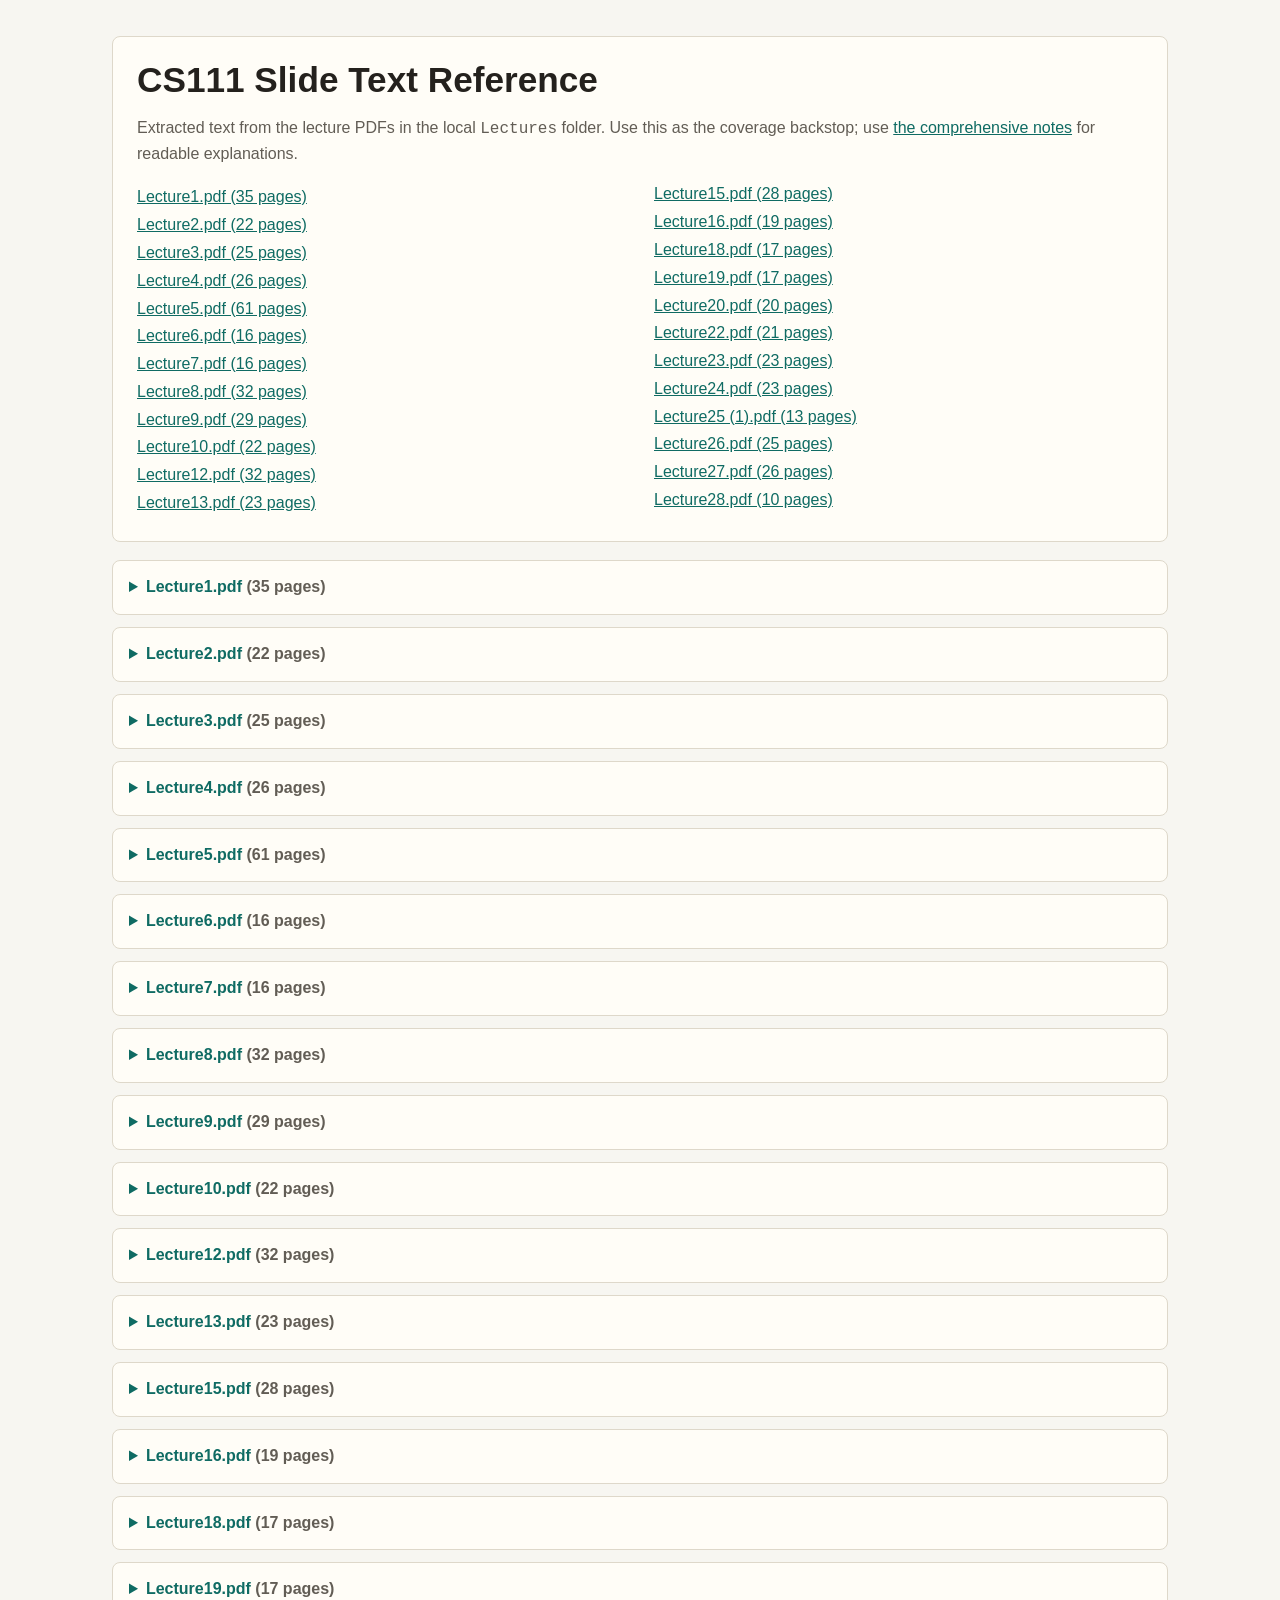
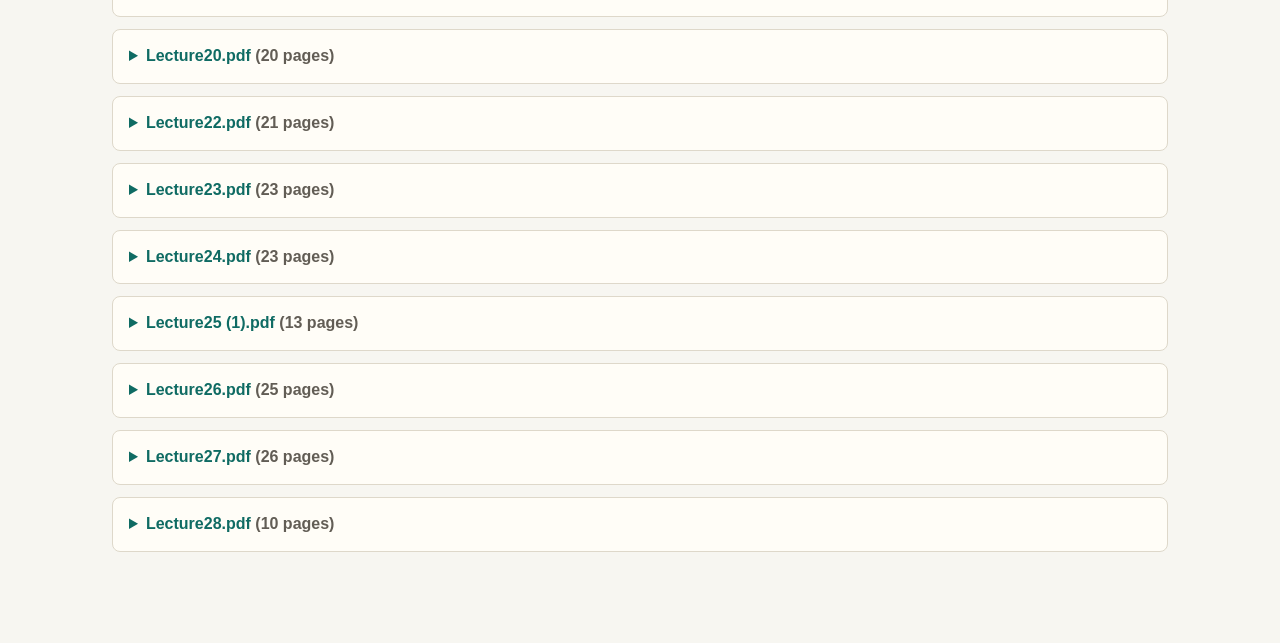
<file: CS111_SLIDE_TEXT_REFERENCE.html>
<!doctype html>
<html lang="en">
<head>
  <meta charset="utf-8">
  <meta name="viewport" content="width=device-width, initial-scale=1">
  <title>CS111 Slide Text Reference</title>
  <style>
    :root { --bg:#f7f6f1; --paper:#fffdf7; --ink:#24211d; --muted:#625d55; --line:#ded8ca; --accent:#0f6b63; --code:#f0efe9; }
    * { box-sizing: border-box; }
    body { margin: 0; color: var(--ink); background: var(--bg); font: 16px/1.55 -apple-system, BlinkMacSystemFont, "Segoe UI", sans-serif; }
    main { max-width: 1100px; margin: 0 auto; padding: 36px 22px 80px; }
    header, section, details { border: 1px solid var(--line); border-radius: 8px; background: var(--paper); }
    header { padding: 24px; margin-bottom: 18px; }
    h1 { margin: 0 0 8px; font-size: 2.2rem; line-height: 1.1; }
    h2 { margin: 0; font-size: 1.2rem; }
    a { color: var(--accent); }
    .muted { color: var(--muted); }
    details { margin: 12px 0; overflow: hidden; }
    summary { cursor: pointer; padding: 14px 16px; font-weight: 800; color: var(--accent); }
    .body { padding: 0 16px 16px; border-top: 1px solid var(--line); }
    .page { margin: 16px 0; padding: 14px; border: 1px solid var(--line); border-radius: 8px; background: #fffefa; }
    .page h3 { margin: 0 0 8px; font-size: 0.98rem; color: var(--muted); }
    ul { margin: 0; padding-left: 22px; }
    li { margin: 3px 0; }
    nav { columns: 2; column-gap: 28px; margin-top: 14px; }
    nav a { display: block; break-inside: avoid; margin: 3px 0; }
    @media (max-width: 760px) { nav { columns: 1; } h1 { font-size: 1.7rem; } }
  </style>
</head>
<body>
<main>
<header>
  <h1>CS111 Slide Text Reference</h1>
  <p class="muted">Extracted text from the lecture PDFs in the local <code>Lectures</code> folder. Use this as the coverage backstop; use <a href="index.html">the comprehensive notes</a> for readable explanations.</p>
  <nav>
    <a href="#lecture1-pdf">Lecture1.pdf (35 pages)</a>
    <a href="#lecture2-pdf">Lecture2.pdf (22 pages)</a>
    <a href="#lecture3-pdf">Lecture3.pdf (25 pages)</a>
    <a href="#lecture4-pdf">Lecture4.pdf (26 pages)</a>
    <a href="#lecture5-pdf">Lecture5.pdf (61 pages)</a>
    <a href="#lecture6-pdf">Lecture6.pdf (16 pages)</a>
    <a href="#lecture7-pdf">Lecture7.pdf (16 pages)</a>
    <a href="#lecture8-pdf">Lecture8.pdf (32 pages)</a>
    <a href="#lecture9-pdf">Lecture9.pdf (29 pages)</a>
    <a href="#lecture10-pdf">Lecture10.pdf (22 pages)</a>
    <a href="#lecture12-pdf">Lecture12.pdf (32 pages)</a>
    <a href="#lecture13-pdf">Lecture13.pdf (23 pages)</a>
    <a href="#lecture15-pdf">Lecture15.pdf (28 pages)</a>
    <a href="#lecture16-pdf">Lecture16.pdf (19 pages)</a>
    <a href="#lecture18-pdf">Lecture18.pdf (17 pages)</a>
    <a href="#lecture19-pdf">Lecture19.pdf (17 pages)</a>
    <a href="#lecture20-pdf">Lecture20.pdf (20 pages)</a>
    <a href="#lecture22-pdf">Lecture22.pdf (21 pages)</a>
    <a href="#lecture23-pdf">Lecture23.pdf (23 pages)</a>
    <a href="#lecture24-pdf">Lecture24.pdf (23 pages)</a>
    <a href="#lecture25-1-pdf">Lecture25 (1).pdf (13 pages)</a>
    <a href="#lecture26-pdf">Lecture26.pdf (25 pages)</a>
    <a href="#lecture27-pdf">Lecture27.pdf (26 pages)</a>
    <a href="#lecture28-pdf">Lecture28.pdf (10 pages)</a>
  </nav>
</header>
<details id="lecture1-pdf">
<summary>Lecture1.pdf <span class="muted">(35 pages)</span></summary>
<div class="body">
<div class="page"><h3>Page 1</h3><ul>
<li>CS111 Lecture Notes - Introduction</li>
<li>CS111</li>
<li>Operating Systems Principles</li>
<li>Introduction</li>
<li>http://cs111.stanford.edu</li>
<li>Mendel Rosenblum</li>
</ul></div>
<div class="page"><h3>Page 2</h3><ul>
<li>CS111 Lecture Notes - Introduction</li>
<li>What is an Operating System?</li>
<li>● “Operating system” is a hard term to define</li>
<li>● The discipline arose historically from a set of problems</li>
<li>● It’s easiest to introduce OS’es by discussing their history</li>
<li>Learn OS Through History</li>
<li>● OS evolved to solve real problems</li>
<li>● We’ll trace how features emerged</li>
<li>● Then extract principles</li>
</ul></div>
<div class="page"><h3>Page 3</h3><ul>
<li>CS111 Lecture Notes - Introduction</li>
<li>1940s Operating Systems</li>
<li>● Started with first computers, 1940s.</li>
<li>● One user at a time, working directly at console</li>
<li>● First “operating systems”: shared code for things like reading and writing</li>
<li>devices (e.g. input/output libraries)</li>
<li>○ Reasons: convenience, efficiency</li>
<li>https://commons.wikimedia.org/wiki/File:Used_Punchcard_(5151286161).jpg</li>
<li>https://www.ibm.com/history/punched-card</li>
</ul></div>
<div class="page"><h3>Page 4</h3><ul>
<li>CS111 Lecture Notes - Introduction</li>
<li>1952 - IBM Model 701 - First commercial computer</li>
<li>Vacuum Tubes, OS was shared cards</li>
</ul></div>
<div class="page"><h3>Page 5</h3><ul>
<li>CS111 Lecture Notes - Introduction</li>
<li>IBM System 360 Console - Debug interface</li>
<li>Slide 5</li>
</ul></div>
<div class="page"><h3>Page 6</h3><ul>
<li>CS111 Lecture Notes - Introduction</li>
<li>Phase 1: Hardware Expensive, Humans Cheap</li>
<li>● Goal: maximize machine utilization</li>
<li>○ Get user out of the loop</li>
<li>● Simple batch monitor:</li>
<li>○ User submits deck of punched cards describing a series of operations (job)</li>
<li>○ Output is given back as a print out</li>
<li>■ Program output</li>
<li>■ Print out of memory contents on errors (core dump)</li>
<li>● OS = program to load and run user programs and take memory dumps after</li>
<li>crashes</li>
<li>○ Makes better use of hardware, but more difficult to debug.</li>
</ul></div>
<div class="page"><h3>Page 7</h3><ul>
<li>CS111 Lecture Notes - Introduction</li>
<li>1960s Improving Efficiency (machine utilization)</li>
<li>● Overlap of input/output (I/O) and computation</li>
<li>○ Hardware: data channel &amp; interrupts</li>
<li>● Buffering and interrupt handling in OS</li>
<li>○ OS: Handling many things happening at the same time</li>
</ul></div>
<div class="page"><h3>Page 8</h3><ul>
<li>CS111 Lecture Notes - Introduction</li>
<li>Simple Batch Monitor Issues</li>
<li>● Still one job at a time → utilization often bad</li>
<li>○ Couldn&#x27;t run something else while job was waiting for I/O</li>
<li>● No protection</li>
<li>○ Misbehaving job could damage batch monitor</li>
<li>● Short jobs wait for long ones</li>
<li>○ Ideally we could reorder jobs</li>
</ul></div>
<div class="page"><h3>Page 9</h3><ul>
<li>CS111 Lecture Notes - Introduction</li>
<li>1962 IBM 7094</li>
<li>● Transistor technology</li>
<li>○ Bigger main memory</li>
<li>● OS:</li>
<li>○ Memory relocation</li>
<li>○ Memory protection</li>
</ul></div>
<div class="page"><h3>Page 10</h3><ul>
<li>CS111 Lecture Notes - Introduction</li>
<li>Multitasking and Kernel</li>
<li>● Memory protection and relocation enable multitasking</li>
<li>● Several users share the system</li>
<li>● OS kernel emerges</li>
<li>○ Code that runs in privileged mode</li>
<li>○ Manages interactions, concurrency</li>
</ul></div>
<div class="page"><h3>Page 11</h3><ul>
<li>CS111 Lecture Notes - Introduction</li>
<li>Complexity + Emergence of Field</li>
<li>By mid-1960’s operating systems had become large, complicated</li>
<li>Famous disasters (Multics, OS/360)</li>
<li>OS field emerges as important discipline</li>
<li>Software engineering developed out of problems with large operating systems</li>
</ul></div>
<div class="page"><h3>Page 12</h3><ul>
<li>CS111 Lecture Notes - Introduction</li>
<li>Phase 2: Hardware Cheap, Humans Expensive</li>
<li>● Make more efficient use of people time</li>
<li>● Get people back closer to hardware</li>
</ul></div>
<div class="page"><h3>Page 13</h3><ul>
<li>CS111 Lecture Notes - Introduction</li>
<li>Timesharing</li>
<li>● Interactive timesharing</li>
<li>○ File systems (convenience)</li>
<li>○ Issues of response time, thrashing (efficiency)</li>
</ul></div>
<div class="page"><h3>Page 14</h3><ul>
<li>CS111 Lecture Notes - Introduction</li>
<li>Bring user &amp; computer together</li>
<li>● Personal computers: one per user</li>
<li>○ Started simple got complex</li>
</ul></div>
<div class="page"><h3>Page 15</h3><ul>
<li>CS111 Lecture Notes - Introduction</li>
<li>Networking</li>
<li>● 1993 World Wide Web</li>
<li>● Networking: sharing and communication between machines</li>
</ul></div>
<div class="page"><h3>Page 16</h3><ul>
<li>CS111 Lecture Notes - Introduction</li>
<li>Computers everywhere</li>
<li>● Personal devices: phones, TVs, light switches</li>
</ul></div>
<div class="page"><h3>Page 17</h3><ul>
<li>CS111 Lecture Notes - Introduction</li>
<li>Phase 3: Modern Systems - 2000s</li>
<li>● Very small (devices)</li>
<li>● Very large (datacenters, cloud)</li>
</ul></div>
<div class="page"><h3>Page 18</h3><ul>
<li>CS111 Lecture Notes - Introduction</li>
<li>What OSes Do Today</li>
<li>● Managing shared resources efficiently</li>
<li>● CPU: Concurrency: allow several tasks to share processors</li>
<li>● Memory: share memory among processes</li>
<li>● I/O devices: manage operations efficiently</li>
<li>● Files: share storage across users</li>
<li>● Networks: allow computers to work together</li>
<li>● Security: protect participants from each other</li>
</ul></div>
<div class="page"><h3>Page 19</h3><ul>
<li>CS111 Lecture Notes - Introduction</li>
<li>The OS Kernel</li>
<li>Code that implements these functions is called the kernel</li>
<li>Kernel code occupies reserved area of memory</li>
<li>Has control over the entire system</li>
<li>User application code is restricted</li>
</ul></div>
<div class="page"><h3>Page 20</h3><ul>
<li>CS111 Lecture Notes - Introduction</li>
<li>Application</li>
<li>Application</li>
<li>Application</li>
<li>Hardware</li>
<li>CPU, DRAM, Disks</li>
<li>Operating System Kernel</li>
<li>Processes, Memory, File Management</li>
<li>Modern Computer System Structure</li>
<li>Computer</li>
</ul></div>
<div class="page"><h3>Page 21</h3><ul>
<li>CS111 Lecture Notes - Introduction</li>
<li>Why OS is Interesting</li>
<li>● Learn how things really work</li>
<li>○ OSes are magic</li>
<li>● Interesting concepts such as concurrency and virtual memory</li>
<li>● Integrates ideas from many areas of CS</li>
<li>● Philosophical issues:</li>
<li>○ Is fairness more important than overall happiness?</li>
<li>○ Does the past predict the future?</li>
<li>Application</li>
<li>Application</li>
<li>Application</li>
<li>Hardware</li>
<li>CPU, DRAM, Disks</li>
<li>Operating System Kernel</li>
<li>Processes, Memory, File Management</li>
<li>Computer</li>
</ul></div>
<div class="page"><h3>Page 22</h3><ul>
<li>CS111 Lecture Notes - Introduction</li>
<li>Announcements</li>
</ul></div>
<div class="page"><h3>Page 23</h3><ul>
<li>CS111 Lecture Notes - Introduction</li>
<li>Course Organization: Three parts</li>
<li>● Concurrency</li>
<li>○ Processes, synchronization, scheduling</li>
<li>○ 4 programming assignments</li>
<li>● Memory Management</li>
<li>○ Linkers, dynamic storage, virtual memory, paging</li>
<li>○ 2 programming assignments</li>
<li>● File Systems</li>
<li>○ Disk layout, directory structures, crash recovery</li>
<li>○ 2 programming assignments</li>
</ul></div>
<div class="page"><h3>Page 24</h3><ul>
<li>CS111 Lecture Notes - Introduction</li>
<li>Teaching Team</li>
<li>Mendel Rosenblum Febie Lin (Head TA)</li>
<li>Patrick Jovel Ricky Rios James Varah</li>
<li>Alex Liu</li>
<li>Matthew Mattei</li>
<li>TBA</li>
</ul></div>
<div class="page"><h3>Page 25</h3><ul>
<li>CS111 Lecture Notes - Introduction</li>
<li>CS111 differences from CS106x and CS107</li>
<li>● Earlier courses (CS106 &amp; CS107) lectures focus on assignments</li>
<li>● CS111 lectures focus on operating systems principles and concepts</li>
<li>○ Sections focus on the assignments</li>
<li>○ Exams focus on lecture material</li>
<li>○ Similar to upper-division CS systems area courses</li>
</ul></div>
<div class="page"><h3>Page 26</h3><ul>
<li>CS111 Lecture Notes - Introduction</li>
<li>Course Information</li>
<li>● Website: cs111.stanford.edu</li>
<li>○ Calendar, Course Policies, Lecture Slides, Assignments, Gradebook (Assignment grades)</li>
<li>● Canvas: https://canvas.stanford.edu/courses/225586/</li>
<li>Links to:</li>
<li>○ Panopto Course Videos - Lecture videos</li>
<li>○ Ed Discussion: https://edstem.org/us/courses/96128/</li>
<li>○ Gradescope (Exam grades)</li>
</ul></div>
<div class="page"><h3>Page 27</h3><ul>
<li>CS111 Lecture Notes - Introduction</li>
<li>Grading</li>
<li>● 55% Exams</li>
<li>○ 35% Final Exam</li>
<li>○ 20% Midterm Exam</li>
<li>● 35% Assignments</li>
<li>○ 9 weekly assignments</li>
<li>● 10% Participation</li>
<li>○ 5% Lecture Participation</li>
<li>○ 5% Section Participation</li>
</ul></div>
<div class="page"><h3>Page 28</h3><ul>
<li>CS111 Lecture Notes - Introduction</li>
<li>Exams (55% of grade)</li>
<li>● Midterm exam (20%) – Thursday, May 7, 7-9PM</li>
<li>○ Note day/time: outside of class</li>
<li>● Final exam (35%) – Wednesday, June 10, 8:30AM-11:30AM</li>
<li>○ Note day: last day of finals</li>
<li>● Exams: in-person, closed-book, closed-note (except for a few pages of</li>
<li>notes) paper-and-pencil exams</li>
<li>○ Proctored as part of the Academic Integrity Working Group pilot study</li>
<li>○ Study protocol: Assign seats, id checking, rules on alternatives and bathroom breaks</li>
<li>● See course website for special exam handling (OAE, athletics, etc.)</li>
</ul></div>
<div class="page"><h3>Page 29</h3><ul>
<li>CS111 Lecture Notes - Introduction</li>
<li>Weekly Assignments - due Thu 11:59PM (35% of grade)</li>
<li>● Week 1: Assignment 0: Welcome to CS111! (Fri 5PM) (50 points)</li>
<li>● Week 2: Assignment 1: Lambdas, Threads, and Processes (80 points)</li>
<li>● Week 3: Assignment 2: Synchronization (100 points)</li>
<li>● Week 4: Assignment 3: Thread Dispatcher (100 points)</li>
<li>● Week 5: Assignment 4: Implementing Locks and C.V., Trust (60 points)</li>
<li>● Week 6: Midterm Exam</li>
<li>● Week 7: Assignment 5: Memory-Mapped Encrypted Files (100 points)</li>
<li>● Week 8: Assignment 6: Page Replacement with the Clock Alg (100 points)</li>
<li>● Week 9: Assignment 7: Unix V6 File System (100 points)</li>
<li>● Week 10: Assignment 8: Journaling File System (60 points)</li>
</ul></div>
<div class="page"><h3>Page 30</h3><ul>
<li>CS111 Lecture Notes - Introduction</li>
<li>Assignments</li>
<li>● Late policy - Keep up! See course website</li>
<li>● AI</li>
</ul></div>
<div class="page"><h3>Page 31</h3><ul>
<li>CS111 Lecture Notes - Introduction</li>
<li>Assignment 0 - Welcome to CS111!</li>
<li>● Available now, due Friday 5PM</li>
<li>○ No late submissions accepted except for OAE/Head TA accommodations.</li>
<li>● Learning goals:</li>
<li>○ Review basic features of C and C++</li>
<li>■ Remember how to write object-oriented programs with classes, methods, and instance</li>
<li>variables</li>
<li>○ Use the myth machines, use gdb debugger, sanitycheck and submit tools</li>
<li>○ Refamiliarize yourself with some of the basic C++ template classes, such as std::vector,</li>
<li>std::map, and std::unordered_map.</li>
<li>● Much getting started material on myth Linux environment, tools, C++, etc.</li>
</ul></div>
<div class="page"><h3>Page 32</h3><ul>
<li>CS111 Lecture Notes - Introduction</li>
<li>Weekly Sections</li>
<li>● Weekly 50-minute in-person sections led by a CA</li>
<li>○ Hands-on practice in small groups with the week&#x27;s assignment material</li>
<li>○ Offered every week (except week 5) on Friday and following Monday</li>
<li>● Need to sign up for a section</li>
<li>○ Sign up on the course website</li>
<li>○ Section preference submissions open ASAP</li>
<li>■ Not first-come first-serve</li>
<li>■ You may submit your preferences anytime until Thursday 4/2 at 11:59 AM</li>
</ul></div>
<div class="page"><h3>Page 33</h3><ul>
<li>CS111 Lecture Notes - Introduction</li>
<li>Participation (10% of the grade)</li>
<li>● Lecture Participation (5% of grade)</li>
<li>○ Attendance taken using geofenced Poll Everywhere</li>
<li>○ Starts with a test run on Wednesday, Lecture 2 (4/2)</li>
<li>● Section Participation (5% of grade)</li>
<li>○ Attendance taken using signup sheets</li>
</ul></div>
<div class="page"><h3>Page 34</h3><ul>
<li>CS111 Lecture Notes - Introduction</li>
<li>CS111ACE</li>
<li>● CS111ACE 1-unit CR/NC supplementary companion course to CS111</li>
<li>○ It&#x27;s designed to provide extra support and problem-solving resources for students, particularly</li>
<li>for those who identify as coming from underrepresented or under-resourced backgrounds.</li>
<li>● Entry by application; section Tue 3:00 PM - 4:50 PM at Thornton 210</li>
<li>● In addition to all normal CS111 requirements such as section</li>
<li>○ See cs111.stanford.edu for more details and the link to apply</li>
<li>● Applications are still open! The final deadline for applications is Friday 4/3</li>
<li>5pm! (for late enrollment, email Fabio)</li>
</ul></div>
<div class="page"><h3>Page 35</h3><ul>
<li>CS111 Lecture Notes - Introduction</li>
<li>Questions?</li>
</ul></div>
</div>
</details>
<details id="lecture2-pdf">
<summary>Lecture2.pdf <span class="muted">(22 pages)</span></summary>
<div class="body">
<div class="page"><h3>Page 1</h3><ul>
<li>CS111 Lecture Notes - Threads, Processes, and Dispatching</li>
<li>Threads, Processes, and Dispatching</li>
<li>Mendel Rosenblum</li>
</ul></div>
<div class="page"><h3>Page 2</h3><ul>
<li>CS111 Lecture Notes - Threads, Processes, and Dispatching</li>
<li>Threads, Processes, and Dispatching</li>
<li>Optional readings:</li>
<li>Operating Systems: Principles and Practice: Chapter 4</li>
</ul></div>
<div class="page"><h3>Page 3</h3><ul>
<li>CS111 Lecture Notes - Threads, Processes, and Dispatching</li>
<li>CS Fundamental Concept</li>
<li>●What is the most fundamental concept in all of CS?</li>
<li>Problem decomposition</li>
<li>Given hard problem, chop it up into several simpler problems that can</li>
<li>be thought about separately</li>
</ul></div>
<div class="page"><h3>Page 4</h3><ul>
<li>CS111 Lecture Notes - Threads, Processes, and Dispatching</li>
<li>Concurrency Motivation</li>
<li>●How to manage concurrency</li>
<li>Need some way to decompose this activity into units that are manageable.</li>
</ul></div>
<div class="page"><h3>Page 5</h3><ul>
<li>CS111 Lecture Notes - Threads, Processes, and Dispatching</li>
<li>Thread Definition</li>
<li>●Thread: a piece of code executing sequentially on single core</li>
<li>○Executes a series of instructions in order</li>
<li>■Easy to reason about: Only one thing happens at a time</li>
<li>○Decomposition: Concurrent activities can be implemented with a collection of threads</li>
<li>■Each of which is easy to reason about</li>
</ul></div>
<div class="page"><h3>Page 6</h3><ul>
<li>CS111 Lecture Notes - Threads, Processes, and Dispatching</li>
<li>Hardware executes instructions concurrently</li>
<li>●Exports an illusion of sequential execution</li>
<li>○Example of virtualization</li>
</ul></div>
<div class="page"><h3>Page 7</h3><ul>
<li>CS111 Lecture Notes - Threads, Processes, and Dispatching</li>
<li>Execution State</li>
<li>Can&#x27;t compute in a vacuum: need state for the computation to operate on</li>
<li>●Execution state: everything that can affect, or be affected by, a thread:</li>
<li>○Code, data, registers, call stack</li>
<li>○Open files, network connections</li>
<li>○Time of day, …</li>
</ul></div>
<div class="page"><h3>Page 8</h3><ul>
<li>CS111 Lecture Notes - Threads, Processes, and Dispatching</li>
<li>Thread example from CS106B: Word Count</li>
<li>#include &lt;iostream&gt;#include &lt;fstream&gt;#include &lt;map&gt;using namespace std;</li>
<li>int main() { ifstream input(&quot;input.txt&quot;); map&lt;string, int&gt; counts; string word;</li>
<li>while (input &gt;&gt; word) { counts[word]++; }</li>
<li>for (auto entry : counts) { cout &lt;&lt; entry.first &lt;&lt; &quot; : &quot; &lt;&lt; entry.second &lt;&lt; endl; } return 0;}</li>
</ul></div>
<div class="page"><h3>Page 9</h3><ul>
<li>CS111 Lecture Notes - Threads, Processes, and Dispatching</li>
<li>How do we keep track of thread&#x27;s execution state?</li>
<li>The Process abstraction</li>
</ul></div>
<div class="page"><h3>Page 10</h3><ul>
<li>CS111 Lecture Notes - Threads, Processes, and Dispatching</li>
<li>Process: one or more threads and their execution state</li>
<li>●Most state is shared among all threads</li>
<li>○Some state private to a thread</li>
<li>Shared or not by threads?</li>
<li>○Code</li>
<li>○Variables</li>
<li>○Registers,</li>
<li>○Call stack</li>
<li>○Open files</li>
<li>○Network connections</li>
<li>○Time of day clock</li>
<li>Process</li>
<li>Threads</li>
<li>xyz</li>
<li>std:coutstd:cin</li>
<li>Variables and</li>
<li>other state</li>
</ul></div>
<div class="page"><h3>Page 11</h3><ul>
<li>CS111 Lecture Notes - Threads, Processes, and Dispatching</li>
<li>Threads and Processes</li>
<li>●Many processes have only one thread,</li>
<li>○Early OSes only allowed one thread per process</li>
<li>○Why allow multiple threads per process?</li>
<li>■Take advantage of multicore</li>
<li>■Simplify app structure</li>
<li>●A process with zero threads isn&#x27;t interesting</li>
<li>○Sometimes the term &quot;process&quot; refers to a process with one thread.</li>
</ul></div>
<div class="page"><h3>Page 12</h3><ul>
<li>CS111 Lecture Notes - Threads, Processes, and Dispatching</li>
<li>How do we create processes?</li>
<li>●Operating system dependent</li>
<li>●Requires a request to the OS kernel: A system call</li>
<li>●Linux process manipulation:</li>
<li>○fork, execvp, waitpid</li>
</ul></div>
<div class="page"><h3>Page 13</h3><ul>
<li>CS111 Lecture Notes - Threads, Processes, and Dispatching</li>
<li>System calls</li>
<li>●An OS system call</li>
<li>○Allows process to invokes code in the operating system</li>
<li>○Exact calling sequence depends on the OS</li>
<li>OS Kernel</li>
<li>Stack</li>
<li>Heap</li>
<li>Code</li>
<li>System call</li>
</ul></div>
<div class="page"><h3>Page 14</h3><ul>
<li>CS111 Lecture Notes - Threads, Processes, and Dispatching</li>
<li>Linux Process Creation: fork system call</li>
<li>int child_pid_or_zero = fork();</li>
<li>if (child_pid_or_zero == 0) {</li>
<li>// child process starts here</li>
<li>} else {</li>
<li>// parent process continues here</li>
<li>};</li>
<li>Child process</li>
<li>Parent process</li>
<li>OS Kernel</li>
<li>Stack</li>
<li>Heap</li>
<li>Code: fork()</li>
<li>OS Kernel</li>
<li>Stack</li>
<li>Heap</li>
<li>Code: fork()</li>
<li>Parent Child</li>
<li>Copy</li>
</ul></div>
<div class="page"><h3>Page 15</h3><ul>
<li>CS111 Lecture Notes - Threads, Processes, and Dispatching</li>
<li>Linux Fork/Exec/Wait Example</li>
<li>●execvp - Overwrite current process with new program code and data</li>
<li>●waitpid - Wait for a child process to finish</li>
<li>int child_pid_or_zero = fork();</li>
<li>if (child_pid_or_zero == 0) {</li>
<li>execvp(“ls”, argv);</li>
<li>// Not reached</li>
<li>} else {</li>
<li>waitpid(child_pid_or_zero, &amp;status, options);</li>
<li>};</li>
<li>OS Kernel</li>
<li>Stack</li>
<li>Heap</li>
<li>Code: fork()</li>
<li>OS Kernel</li>
<li>Stack of ls</li>
<li>Heap of ls</li>
<li>Code of ls</li>
<li>Parent Child</li>
<li>Copy</li>
</ul></div>
<div class="page"><h3>Page 16</h3><ul>
<li>CS111 Lecture Notes - Threads, Processes, and Dispatching</li>
<li>Why copy then overwrite on process creation?</li>
<li>●Advantage: can modify process state before calling exec</li>
<li>○Change environment</li>
<li>○Open files</li>
<li>●Disadvantage: wasted work</li>
<li>○Most of forked state gets thrown away</li>
<li>Advantage of fork/exec can be seeing in Windows…</li>
<li>ls &gt; ls.out</li>
</ul></div>
<div class="page"><h3>Page 17</h3><ul>
<li>CS111 Lecture Notes - Threads, Processes, and Dispatching</li>
<li>Microsoft Windows® Process Creation</li>
<li>BOOL CreateProcess(</li>
<li>LPCTSTR lpApplicationName,</li>
<li>LPTSTR lpCommandLine,</li>
<li>LPSECURITY_ATTRIBUTES lpProcessAttributes,</li>
<li>LPSECURITY_ATTRIBUTES lpThreadAttributes,</li>
<li>BOOL bInheritHandles,</li>
<li>DWORD dwCreationFlags,</li>
<li>LPVOID lpEnvironment,</li>
<li>LPCTSTR lpCurrentDirectory,</li>
<li>LPSTARTUPINFO lpStartupInfo,</li>
<li>LPPROCESS_INFORMATION lpProcessInformation</li>
<li>);</li>
<li>WaitForSingleObject(lpProcessInformation-&gt;hProcess, INFINITE);</li>
<li>Creation Scorecard</li>
<li>Linux: 2 parameters</li>
<li>fork (0)</li>
<li>exec (2)</li>
<li>Windows: 10 params</li>
<li>CreateProcess (10)</li>
</ul></div>
<div class="page"><h3>Page 18</h3><ul>
<li>CS111 Lecture Notes - Threads, Processes, and Dispatching</li>
<li>Fork today</li>
<li>●MacOS shell - no fork:</li>
<li>○posix_spawn (pid_t * pid, char * path, posix_spawn_file_actions_t</li>
<li>*file_actions, posix_spawnattr_t * attrp, char * argv[], char * envp[]);</li>
<li>●Linux shell - made fork fast enough</li>
</ul></div>
<div class="page"><h3>Page 19</h3><ul>
<li>CS111 Lecture Notes - Threads, Processes, and Dispatching</li>
<li>Thread Creation</li>
<li>●Processes typically start with a single thread</li>
<li>●A system call can be used to start a new an additional thread</li>
<li>○Linux: clone; MacOS: thread_create_running; Windows: NtCreateThreadEx</li>
<li>○A process with more than one thread is called multithreaded</li>
<li>●Information for system call:</li>
<li>○Starting program counter for thread (e.g. routine to call)</li>
<li>○Starting thread stack region in memory and initial stack pointer</li>
<li>○Usually some way of passing parameters to initial routine</li>
<li>●Programming language libraries wrap the thread start system call</li>
</ul></div>
<div class="page"><h3>Page 20</h3><ul>
<li>CS111 Lecture Notes - Threads, Processes, and Dispatching</li>
<li>C++ Thread Example</li>
<li>#include &lt;thread&gt;</li>
<li>...</li>
<li>std::thread t(func);</li>
<li>...</li>
<li>t.join();</li>
<li>void func()</li>
<li>{</li>
<li>/* This code will run concurrently with</li>
<li>the code to the left. */</li>
<li>...</li>
<li>}</li>
<li>Process</li>
<li>xyz</li>
<li>std:coutstd:cin</li>
<li>Process</li>
<li>xyz</li>
<li>std:coutstd:cin</li>
<li>new std::thread(...)</li>
<li>New thread shares</li>
<li>state with existing threads</li>
</ul></div>
<div class="page"><h3>Page 21</h3><ul>
<li>CS111 Lecture Notes - Threads, Processes, and Dispatching Slide 21</li>
<li>Create New Process</li>
<li>Process</li>
<li>xyz</li>
<li>std:coutstd:cin</li>
<li>Parent</li>
<li>xyz</li>
<li>std:coutstd:cinfork()</li>
<li>Child</li>
<li>xyz</li>
<li>std:coutstd:cin</li>
</ul></div>
<div class="page"><h3>Page 22</h3><ul>
<li>CS111 Lecture Notes - Threads, Processes, and Dispatching</li>
<li>Thread Creation: Other Programming Languages</li>
<li>●C language</li>
<li>pthread_create(&amp;thread, NULL, func, &amp;arg);</li>
<li>●go language</li>
<li>go func(arg);</li>
<li>●Python language</li>
<li>t = threading.Thread(target=func, args=(arg,))</li>
<li>t.start()</li>
</ul></div>
</div>
</details>
<details id="lecture3-pdf">
<summary>Lecture3.pdf <span class="muted">(25 pages)</span></summary>
<div class="body">
<div class="page"><h3>Page 1</h3><ul>
<li>CS111 Lecture Notes - Threads, Processes, and Dispatching</li>
<li>Threads, Processes, and Dispatching,</li>
<li>Continued</li>
<li>Mendel Rosenblum</li>
</ul></div>
<div class="page"><h3>Page 2</h3><ul>
<li>CS111 Lecture Notes - Threads, Processes, and Dispatching</li>
<li>Execution abstractions review</li>
<li>●Thread - Smallest unit of execution</li>
<li>●Process - One or more threads and their execution state</li>
<li>int child_pid_or_zero = fork();</li>
<li>if (child_pid_or_zero == 0) {</li>
<li>execvp(“ls”, argv);</li>
<li>// Not reached</li>
<li>} else {</li>
<li>waitpid(child_pid_or_zero, &amp;status, options);</li>
<li>};</li>
<li>Linux process create:</li>
<li>Single thread</li>
</ul></div>
<div class="page"><h3>Page 3</h3><ul>
<li>CS111 Lecture Notes - Threads, Processes, and Dispatching Slide 21</li>
<li>fork - create new process with new thread</li>
<li>Process</li>
<li>xyz</li>
<li>std:coutstd:cin</li>
<li>Parent</li>
<li>xyz</li>
<li>std:coutstd:cinfork()</li>
<li>Child</li>
<li>xyz</li>
<li>std:coutstd:cin</li>
</ul></div>
<div class="page"><h3>Page 4</h3><ul>
<li>CS111 Lecture Notes - Threads, Processes, and Dispatching</li>
<li>Thread Creation</li>
<li>●Processes typically start with a single thread</li>
<li>●A system call used to start an additional thread</li>
<li>○Linux: clone;</li>
<li>○MacOS: thread_create_running</li>
<li>○Windows: NtCreateThreadEx</li>
<li>●A process with more than one thread is called multithreaded</li>
</ul></div>
<div class="page"><h3>Page 5</h3><ul>
<li>CS111 Lecture Notes - Threads, Processes, and Dispatching</li>
<li>Thread creation system calls</li>
<li>●Required information:</li>
<li>○Starting program counter for thread (e.g. routine to call)</li>
<li>○Starting thread stack region in memory and initial stack pointer</li>
<li>○Usually some way of passing parameters to initial routine</li>
<li>●Examples:</li>
<li>○Linux: clone(typeof(int (void *)) *fn, void *stack, int flags, …)</li>
<li>○MacOS: thread_create_running(parent_task, flavor, new_state, …)</li>
<li>○Windows: NtCreateThreadEx (..., startRoutine, Argument, StackSize, …)</li>
<li>●Programming language libraries wrap the thread start system call</li>
</ul></div>
<div class="page"><h3>Page 6</h3><ul>
<li>CS111 Lecture Notes - Threads, Processes, and Dispatching</li>
<li>C++ Thread Example</li>
<li>#include &lt;thread&gt;</li>
<li>...</li>
<li>std::thread t(func);</li>
<li>...</li>
<li>t.join(); // wait</li>
<li>void func()</li>
<li>{</li>
<li>/* This code will run concurrently with</li>
<li>the code to the left. */</li>
<li>...</li>
<li>}</li>
<li>xyz</li>
<li>Process</li>
<li>std:coutstd:cin</li>
<li>new std::thread(...)</li>
<li>New thread shares</li>
<li>state with existing threads</li>
<li>xyz</li>
<li>std:cout</li>
<li>Process</li>
<li>std:cin</li>
</ul></div>
<div class="page"><h3>Page 7</h3><ul>
<li>CS111 Lecture Notes - Threads, Processes, and Dispatching</li>
<li>Thread Creation: Other Programming Languages</li>
<li>●C language</li>
<li>pthread_create(&amp;thread, NULL, func, &amp;arg);</li>
<li>●go language</li>
<li>go func(arg);</li>
<li>●Python language</li>
<li>t = threading.Thread(target=func, args=(arg,))</li>
<li>t.start()</li>
</ul></div>
<div class="page"><h3>Page 8</h3><ul>
<li>CS111 Lecture Notes - Threads, Processes, and Dispatching</li>
<li>Thread Dispatching - Running threads</li>
</ul></div>
<div class="page"><h3>Page 9</h3><ul>
<li>CS111 Lecture Notes - Threads, Processes, and Dispatching</li>
<li>Thread runs on a core - What are cores?</li>
<li>Messy terminology evolution:</li>
<li>●Early machines a Central Processing Unit (CPU)</li>
<li>○Execute streams of instructions - (i.e. a thread)</li>
<li>○Shorten to processor</li>
<li>○Machines could have more than one CPU - called a multiprocessor</li>
<li>●Early microprocessors were chips implementing a single CPU</li>
<li>○Multiprocessor machines constructed with multiple CPU chips</li>
<li>●Put multiple processors on a single chip: called multicore</li>
<li>○Each core is capable of running a thread</li>
<li>○Machines can have multiple sockets for multicore chips</li>
<li>●Simultaneous multithreading (hyper-threading) single core look like multiple</li>
</ul></div>
<div class="page"><h3>Page 10</h3><ul>
<li>CS111 Lecture Notes - Threads, Processes, and Dispatching</li>
<li>Core count evolution</li>
<li>●Until about 20 years ago, most computers were uniprocessors:</li>
<li>○ A single core capable of running one thread at a time.</li>
<li>●Today, most computers have many cores each capable of running a thread</li>
<li>○Some cores support simultaneous multithreading (Intel&#x27;s hyper-threading)</li>
<li>●Today:</li>
<li>○Phones ~8 cores</li>
<li>○Laptop ~12–16 cores</li>
<li>○Desktop ~16–24 cores</li>
<li>○Servers ~128–256 cores (256-512 hardware threads)</li>
</ul></div>
<div class="page"><h3>Page 11</h3><ul>
<li>CS111 Lecture Notes - Threads, Processes, and Dispatching</li>
<li>How does an OS execute threads?</li>
<li>●Mechanism: Dispatching - OS dispatches threads on cores</li>
</ul></div>
<div class="page"><h3>Page 12</h3><ul>
<li>CS111 Lecture Notes - Threads, Processes, and Dispatching</li>
<li>Dispatching threads on cores</li>
<li>●Typically have many more threads than cores</li>
<li>○Fortunately most do not need to execute (waiting for something)</li>
<li>●OS job: execute a collection of threads on a collection of cores</li>
<li>○Make sure all threads eventually get a chance to run</li>
<li>■Fair scheduling</li>
<li>○Make sure threads don&#x27;t damage each other&#x27;s state</li>
<li>■Protection - can&#x27;t damage other threads and the OS</li>
<li>■Isolation</li>
</ul></div>
<div class="page"><h3>Page 13</h3><ul>
<li>CS111 Lecture Notes - Threads, Processes, and Dispatching</li>
<li>Process Control Block</li>
<li>●OS data structure for tracking processes: Process Control Block (PCB)</li>
<li>○Saved execution state for each thread (saved registers, etc.)</li>
<li>○Scheduling information</li>
<li>○Information about memory used by this process</li>
<li>○Information about open files</li>
<li>○Accounting and other miscellaneous information</li>
</ul></div>
<div class="page"><h3>Page 14</h3><ul>
<li>CS111 Lecture Notes - Threads, Processes, and Dispatching</li>
<li>OS: Thread States</li>
<li>Ready waiting</li>
<li>Running on core</li>
<li>Blocked</li>
<li>CreateLoad</li>
<li>Blocks</li>
<li>Exit</li>
<li>Unblocks</li>
<li>Unload</li>
</ul></div>
<div class="page"><h3>Page 15</h3><ul>
<li>CS111 Lecture Notes - Threads, Processes, and Dispatching</li>
<li>Dispatcher (one core now)</li>
<li>●Dispatcher: per core</li>
<li>Assume we have loaded a thread:</li>
<li>○while true:</li>
<li>■Let a thread run for a while</li>
<li>■Save its execution state</li>
<li>■Load state of another thread</li>
<li>○end while</li>
<li>Context switch</li>
</ul></div>
<div class="page"><h3>Page 16</h3><ul>
<li>CS111 Lecture Notes - Threads, Processes, and Dispatching</li>
<li>Announcements here</li>
</ul></div>
<div class="page"><h3>Page 17</h3><ul>
<li>CS111 Lecture Notes - Threads, Processes, and Dispatching Slide 35</li>
<li>Context Switch</li>
<li>R0R1</li>
<li>RN</li>
<li>…</li>
<li>…</li>
<li>Core</li>
<li>SP</li>
<li>A3 Stack</li>
<li>…</li>
<li>B1 Stack</li>
<li>Hardware</li>
<li>Registers</li>
<li>Process A</li>
<li>Control Block</li>
<li>A2</li>
<li>A1</li>
<li>Threads</li>
<li>Process B</li>
<li>Control Block</li>
<li>B1</li>
<li>Threads</li>
<li>SP</li>
<li>A3</li>
<li>threadstate</li>
<li>threadstate</li>
<li>Return Addr</li>
<li>Return Addr</li>
<li>Call context_switch</li>
</ul></div>
<div class="page"><h3>Page 18</h3><ul>
<li>CS111 Lecture Notes - Threads, Processes, and Dispatching Slide 36</li>
<li>Context Switch</li>
<li>R0R1</li>
<li>RN</li>
<li>…</li>
<li>…</li>
<li>Core</li>
<li>SP</li>
<li>…</li>
<li>A3 Stack</li>
<li>…</li>
<li>B1 Stack</li>
<li>Hardware</li>
<li>Registers</li>
<li>Process A</li>
<li>Control Block</li>
<li>A2</li>
<li>A1</li>
<li>Threads</li>
<li>Process B</li>
<li>Control Block</li>
<li>B1</li>
<li>Threads</li>
<li>SP</li>
<li>A3</li>
<li>Saved</li>
<li>Registers</li>
<li>(all but SP)</li>
<li>threadstate</li>
<li>threadstate</li>
<li>Return Addr</li>
<li>Return Addr</li>
</ul></div>
<div class="page"><h3>Page 19</h3><ul>
<li>CS111 Lecture Notes - Threads, Processes, and Dispatching Slide 37</li>
<li>Context Switch</li>
<li>R0R1</li>
<li>RN</li>
<li>…</li>
<li>…</li>
<li>Core</li>
<li>SP</li>
<li>…</li>
<li>A3 Stack</li>
<li>…</li>
<li>B1 Stack</li>
<li>Hardware</li>
<li>Registers</li>
<li>Process A</li>
<li>Control Block</li>
<li>A2</li>
<li>A1</li>
<li>Threads</li>
<li>SP</li>
<li>Process B</li>
<li>Control Block</li>
<li>B1</li>
<li>Threads</li>
<li>SP</li>
<li>A3</li>
<li>threadstate</li>
<li>threadstate</li>
<li>Return Addr</li>
<li>Return Addr</li>
</ul></div>
<div class="page"><h3>Page 20</h3><ul>
<li>CS111 Lecture Notes - Threads, Processes, and Dispatching Slide 38</li>
<li>Context Switch</li>
<li>R0R1</li>
<li>RN</li>
<li>…</li>
<li>…</li>
<li>Core</li>
<li>SP</li>
<li>…</li>
<li>A3 Stack</li>
<li>…</li>
<li>B1 Stack</li>
<li>Hardware</li>
<li>Registers</li>
<li>Process A</li>
<li>Control Block</li>
<li>A2</li>
<li>A1</li>
<li>Threads</li>
<li>SP Process B</li>
<li>Control Block</li>
<li>B1</li>
<li>Threads</li>
<li>SP</li>
<li>A3</li>
<li>threadstate</li>
<li>threadstate</li>
<li>Return Addr</li>
<li>Return Addr</li>
</ul></div>
<div class="page"><h3>Page 21</h3><ul>
<li>CS111 Lecture Notes - Threads, Processes, and Dispatching Slide 39</li>
<li>Context Switch</li>
<li>R0R1</li>
<li>RN</li>
<li>…</li>
<li>…</li>
<li>Core</li>
<li>SP</li>
<li>…</li>
<li>A3 Stack B1 Stack</li>
<li>Hardware</li>
<li>Registers</li>
<li>Process A</li>
<li>Control Block</li>
<li>A2</li>
<li>A1</li>
<li>Threads</li>
<li>SP Process B</li>
<li>Control Block</li>
<li>B1</li>
<li>Threads</li>
<li>A3</li>
<li>…</li>
<li>threadstate</li>
<li>threadstate</li>
<li>Return Addr</li>
<li>Return Addr</li>
</ul></div>
<div class="page"><h3>Page 22</h3><ul>
<li>CS111 Lecture Notes - Threads, Processes, and Dispatching</li>
<li>Dispatcher Loop</li>
<li>while true:</li>
<li>1.Let a thread run for a while</li>
<li>2.Save its execution state</li>
<li>3.Load state of another thread</li>
<li>end while</li>
<li>How to go from Step 1 to Step 2?</li>
</ul></div>
<div class="page"><h3>Page 23</h3><ul>
<li>CS111 Lecture Notes - Threads, Processes, and Dispatching</li>
<li>What causes the dispatcher to run?</li>
<li>●Ask the process to call back to the OS?</li>
<li>○Called cooperative multitasking - misbehaving process kills machine</li>
<li>●Interrupts and traps jump into the OS on most architectures</li>
<li>○Traps: System calls, Illegal instructions, seg faults, page faults, etc.</li>
<li>○Interrupts: Keyboard key push, disk transfer finished, etc.</li>
<li>○Thread will enter OS on from a trap or device interrupt</li>
<li>●Program a timer to interrupt if the process hasn&#x27;t given back the core</li>
<li>○Periodic timer is commonly used</li>
<li>Is the dispatcher a thread?</li>
</ul></div>
<div class="page"><h3>Page 24</h3><ul>
<li>CS111 Lecture Notes - Threads, Processes, and Dispatching</li>
<li>Thread Creation</li>
<li>●How does a thread get started?</li>
<li>●Create initial PCB thread state and stack to</li>
<li>look like it had just context switch from the first</li>
<li>instruction of the thread</li>
<li>…</li>
<li>B1 Stack</li>
<li>Process B</li>
<li>Control Block</li>
<li>B1</li>
<li>Threads</li>
<li>SP</li>
<li>threadstate</li>
<li>First Inst</li>
</ul></div>
<div class="page"><h3>Page 25</h3><ul>
<li>CS111 Lecture Notes - Threads, Processes, and Dispatching</li>
<li>Scheduling</li>
<li>●How does the dispatcher decide which thread to run next?</li>
<li>○Simplest approach: ready queue (FIFO)</li>
<li>○More complex: priorities or multiple queues</li>
<li>●Much more on this in Lecture 8</li>
</ul></div>
</div>
</details>
<details id="lecture4-pdf">
<summary>Lecture4.pdf <span class="muted">(26 pages)</span></summary>
<div class="body">
<div class="page"><h3>Page 1</h3><ul>
<li>CS111 Lecture Notes - Concurrency</li>
<li>Concurrency</li>
<li>Mendel Rosenblum</li>
</ul></div>
<div class="page"><h3>Page 2</h3><ul>
<li>CS111 Lecture Notes - Concurrency</li>
<li>Concurrency</li>
<li>Optional readings:</li>
<li>Operating Systems: Principles and Practice:</li>
<li>Chapter 5 up through Section 5.1</li>
</ul></div>
<div class="page"><h3>Page 3</h3><ul>
<li>CS111 Lecture Notes - Concurrency</li>
<li>Independent Threads</li>
<li>● No shared state</li>
<li>○ Thread cannot affect other threads</li>
<li>○ Thread cannot be affected by other threads</li>
<li>● Attractive properties</li>
<li>○ Deterministic</li>
<li>■ Depends only on input</li>
<li>○ Reproducible</li>
<li>○ Scheduling order doesn’t matter</li>
<li>● Give examples of independent threads</li>
<li>○ Are they common?</li>
<li>/bin/tcsh</li>
<li>x y z</li>
<li>std:coutstd:cin</li>
<li>ls</li>
<li>x y z</li>
<li>std:coutstd:cin</li>
</ul></div>
<div class="page"><h3>Page 4</h3><ul>
<li>CS111 Lecture Notes - Concurrency</li>
<li>Cooperating threads</li>
<li>● Share state</li>
<li>● Undesirable properties:</li>
<li>○ Behavior is nondeterministic</li>
<li>○ May be irreproducible</li>
<li>○ Depends on execution order</li>
<li>○ Scheduling matters</li>
<li>multithread</li>
<li>x y z</li>
<li>std:coutstd:cin</li>
</ul></div>
<div class="page"><h3>Page 5</h3><ul>
<li>CS111 Lecture Notes - Concurrency</li>
<li>Cooperating Threads Example</li>
<li>Thread #1</li>
<li>cout &lt;&lt; &#x27;A&#x27; &lt;&lt; &#x27;B&#x27; &lt;&lt; &#x27;C&#x27;;</li>
<li>Thread #2</li>
<li>cout &lt;&lt; &#x27;C&#x27; &lt;&lt; &#x27;B&#x27; &lt;&lt; &#x27;A&#x27;;</li>
<li>● Can get different outputs, depending on execution order:</li>
<li>ABCCBA</li>
<li>ABCBCA</li>
<li>● Is this possible?</li>
<li>AABBCC</li>
<li>● What outputs could we get?</li>
</ul></div>
<div class="page"><h3>Page 6</h3><ul>
<li>CS111 Lecture Notes - Concurrency</li>
<li>Why permit threads to cooperate?</li>
<li>● Resource sharing</li>
<li>○ One disk, many files</li>
<li>○ One bank account file, many ATMs</li>
<li>● Performance</li>
<li>○ Parallel execution on multiple cores</li>
<li>○ Overlap I/O and computation</li>
<li>● Concurrency is necessary</li>
</ul></div>
<div class="page"><h3>Page 7</h3><ul>
<li>CS111 Lecture Notes - Concurrency</li>
<li>When Does Order Matter?</li>
<li>Thread #1</li>
<li>A = 1;</li>
<li>Thread #2</li>
<li>B = 1;</li>
<li>● What are possible end values of A and B?</li>
<li>● Not all operations conflict</li>
<li>● Order of Thread #1 and #2 irrelevant</li>
</ul></div>
<div class="page"><h3>Page 8</h3><ul>
<li>CS111 Lecture Notes - Concurrency</li>
<li>When Does Order Matter?</li>
<li>Thread #1</li>
<li>A = 1</li>
<li>A = B + 1;</li>
<li>Thread #2</li>
<li>B = 2;</li>
<li>B = 2 * B;</li>
<li>● Order of Thread #1 and #2 matters</li>
<li>○ What values are possible for A after both threads complete?</li>
<li>● Call a race condition (race for short)</li>
<li>● Need something to control order of threads</li>
<li>○ Atomic operations</li>
</ul></div>
<div class="page"><h3>Page 9</h3><ul>
<li>CS111 Lecture Notes - Concurrency</li>
<li>Atomic operation</li>
<li>Before reasoning about cooperating threads: We need atomic operations.</li>
<li>Atomic = Appears to execute instantaneous to other threads</li>
<li>• Cannot be observed mid-execution</li>
<li>• Indivisible</li>
</ul></div>
<div class="page"><h3>Page 10</h3><ul>
<li>CS111 Lecture Notes - Concurrency</li>
<li>What is Atomic?</li>
<li>Usually atomic:</li>
<li>● Single-word reads</li>
<li>● Single-word writes</li>
<li>Example:</li>
<li>int A, B</li>
<li>A = B;</li>
<li>You get:</li>
<li>● Either old value or new value</li>
<li>● Never partial bits</li>
</ul></div>
<div class="page"><h3>Page 11</h3><ul>
<li>CS111 Lecture Notes - Concurrency</li>
<li>What Is Not Atomic?</li>
<li>Not usually atomic:</li>
<li>● x++</li>
<li>● struct copy</li>
<li>● multi-step operations</li>
<li>If no atomic operation exists, you cannot create one.</li>
<li>Hardware must provide atomic primitives. (Can&#x27;t build one)</li>
</ul></div>
<div class="page"><h3>Page 12</h3><ul>
<li>CS111 Lecture Notes - Concurrency</li>
<li>Building Higher-Level Constructs</li>
<li>If you have at least one atomic primitive</li>
<li>You can build: Higher-level synchronization constructs</li>
<li>This is our strategy</li>
<li>Build simple atomic operations, work but hard to use</li>
<li>Build higher level atomic operations</li>
</ul></div>
<div class="page"><h3>Page 13</h3><ul>
<li>CS111 Lecture Notes - Concurrency</li>
<li>Annoucements</li>
</ul></div>
<div class="page"><h3>Page 14</h3><ul>
<li>CS111 Lecture Notes - Concurrency</li>
<li>Too Much Milk</li>
<li>Roommate A</li>
<li>3:00 Arrive home: no milk</li>
<li>3:05 Leave for store</li>
<li>3:10 Arrive at store</li>
<li>3:15 Leave store</li>
<li>3:20 Arrive home, put milk away</li>
<li>3:25</li>
<li>3:30</li>
<li>Slide 14</li>
</ul></div>
<div class="page"><h3>Page 15</h3><ul>
<li>CS111 Lecture Notes - Concurrency</li>
<li>Too Much Milk</li>
<li>Roommate A</li>
<li>3:00 Arrive home: no milk</li>
<li>3:05 Leave for store</li>
<li>3:10 Arrive at store</li>
<li>3:15 Leave store</li>
<li>3:20 Arrive home, put milk away</li>
<li>3:25</li>
<li>3:30</li>
<li>Roommate B</li>
<li>Arrive home: no milk</li>
<li>Leave for store</li>
<li>Arrive at store</li>
<li>Leave store</li>
<li>Arrive home: too much milk!</li>
<li>Slide 15</li>
</ul></div>
<div class="page"><h3>Page 16</h3><ul>
<li>CS111 Lecture Notes - Concurrency</li>
<li>What do we want to happen?</li>
<li>We want:</li>
<li>● Safety: Avoid bad things</li>
<li>○</li>
<li>● Liveness (availablibity): Do what it is supposed to do</li>
<li>○</li>
<li>We want:</li>
<li>● Safety: Avoid bad things</li>
<li>○ Never buy too much milk</li>
<li>● Liveness (availablibity): Do what it is supposed to do</li>
<li>○ Someone buys milk if needed</li>
<li>Must ensure both properties</li>
</ul></div>
<div class="page"><h3>Page 17</h3><ul>
<li>CS111 Lecture Notes - Concurrency</li>
<li>Key Definitions</li>
<li>Synchronization</li>
<li>• Using atomic ops to ensure correctness of cooperating threads</li>
<li>Critical section</li>
<li>• Code only one thread executes at a time</li>
<li>Mutual exclusion</li>
<li>• Mechanism to enforce critical sections</li>
<li>Commonly implemented via some locking mechanism</li>
</ul></div>
<div class="page"><h3>Page 18</h3><ul>
<li>CS111 Lecture Notes - Concurrency</li>
<li>Computerized Milk Purchase</li>
<li>Process A</li>
<li>if (milk == 0) {</li>
<li>buy_milk();</li>
<li>milk = 1</li>
<li>}</li>
<li>Process B</li>
<li>if (milk == 0) {</li>
<li>buy_milk();</li>
<li>milk = 1</li>
<li>}</li>
<li>Slide 18</li>
<li>Error: too much milk</li>
</ul></div>
<div class="page"><h3>Page 19</h3><ul>
<li>CS111 Lecture Notes - Concurrency</li>
<li>Computerized Milk Purchase</li>
<li>Process A</li>
<li>1 if (milk == 0) {</li>
<li>2 buy_milk();</li>
<li>3 milk = 1</li>
<li>4 }</li>
<li>Process B</li>
<li>1</li>
<li>2 if (milk == 0) {</li>
<li>3 buy_milk();</li>
<li>4 milk = 1</li>
<li>5 }</li>
<li>Slide 19</li>
<li>Error: too much milk</li>
</ul></div>
<div class="page"><h3>Page 20</h3><ul>
<li>CS111 Lecture Notes - Concurrency</li>
<li>Computerized Milk Purchase (add note)</li>
<li>1 if (milk == 0) {</li>
<li>2 if (note == 0) {</li>
<li>3 note = 1;</li>
<li>4 buy_milk();</li>
<li>5 note = 0;</li>
<li>6 }</li>
<li>7 }</li>
<li>Slide 20</li>
<li>Does this work?</li>
</ul></div>
<div class="page"><h3>Page 21</h3><ul>
<li>CS111 Lecture Notes - Concurrency</li>
<li>Still Too Much Milk</li>
<li>Thread A:</li>
<li>1 if (milk == 0) {</li>
<li>2 if (note == 0) {</li>
<li>3</li>
<li>4</li>
<li>5</li>
<li>6</li>
<li>7</li>
<li>8</li>
<li>9</li>
<li>10 note = 1;</li>
<li>11 buy_milk();</li>
<li>12 note = 0;</li>
<li>13 }</li>
<li>14 }</li>
<li>Thread B:</li>
<li>if (milk == 0) {</li>
<li>if (note == 0) {</li>
<li>note = 1;</li>
<li>buy_milk();</li>
<li>note = 0;</li>
<li>}</li>
<li>}</li>
<li>Slide 21</li>
<li>Need atomic op</li>
<li>Less likely but not fixed</li>
</ul></div>
<div class="page"><h3>Page 22</h3><ul>
<li>CS111 Lecture Notes - Concurrency</li>
<li>Second Attempt (note whose turns)</li>
<li>Thread A:</li>
<li>1 if (note == 0) {</li>
<li>2 if (milk == 0) {</li>
<li>3 buy_milk();</li>
<li>4 }</li>
<li>5 note = 1;</li>
<li>6 }</li>
<li>Thread B:</li>
<li>1 if (note == 1) {</li>
<li>2 if (milk == 0) {</li>
<li>3 buy_milk();</li>
<li>4 }</li>
<li>5 note = 0;</li>
<li>6 }</li>
<li>Slide 22</li>
<li>Does this work? (Safety and Liveness)</li>
<li>Safe but starve</li>
</ul></div>
<div class="page"><h3>Page 23</h3><ul>
<li>CS111 Lecture Notes - Concurrency</li>
<li>Third Attempt (Notes for each thread)</li>
<li>Thread A:</li>
<li>1 noteA = 1;</li>
<li>2 if (noteB == 0) {</li>
<li>3 if (milk == 0) {</li>
<li>4 buy_milk();</li>
<li>5 }</li>
<li>6 }</li>
<li>7 noteA = 0;</li>
<li>Thread B:</li>
<li>1 noteB = 1;</li>
<li>2 if (noteA == 0) {</li>
<li>3 if (milk == 0) {</li>
<li>4 buy_milk();</li>
<li>5 }</li>
<li>6 }</li>
<li>7 noteB = 0;</li>
<li>Slide 23</li>
<li>Does this work?</li>
</ul></div>
<div class="page"><h3>Page 24</h3><ul>
<li>CS111 Lecture Notes - Concurrency</li>
<li>Fourth Attempt</li>
<li>Thread A:</li>
<li>1 noteA = 1;</li>
<li>2 if (noteB == 0) {</li>
<li>3 if (milk == 0) {</li>
<li>4 buy_milk();</li>
<li>5 }</li>
<li>6 }</li>
<li>7 noteA = 0;</li>
<li>Thread B:</li>
<li>1 noteB = 1;</li>
<li>2 while (noteA == 1) {</li>
<li>3 // do nothing</li>
<li>4 }</li>
<li>5 if (milk == 0) {</li>
<li>6 buy_milk();</li>
<li>7 }</li>
<li>8 noteB = 0;</li>
<li>Slide 24</li>
</ul></div>
<div class="page"><h3>Page 25</h3><ul>
<li>CS111 Lecture Notes - Concurrency</li>
<li>Fourth Attempt Evaluation</li>
<li>● Solution works but has two disadvantages:</li>
<li>○ Asymmetric</li>
<li>○ Busy waiting</li>
<li>■ Consumes CPU doing nothing</li>
<li>● A symmetric solution: Peterson&#x27;s Algorithm</li>
<li>http://en.wikipedia.org/wiki/Peterson%27s_algorithm.</li>
</ul></div>
<div class="page"><h3>Page 26</h3><ul>
<li>CS111 Lecture Notes - Concurrency</li>
<li>Where This Leads</li>
<li>The milk problem shows:</li>
<li>● Races are subtle</li>
<li>● Atomic reads/writes are insufficient</li>
<li>● Synchronization is tricky</li>
<li>We need better primitives:</li>
<li>● Locks</li>
<li>● Condition variables</li>
<li>Next lecture:</li>
<li>→ Proper synchronization constructs</li>
</ul></div>
</div>
</details>
<details id="lecture5-pdf">
<summary>Lecture5.pdf <span class="muted">(61 pages)</span></summary>
<div class="body">
<div class="page"><h3>Page 1</h3><ul>
<li>CS111 Lecture Notes - Locks and Condition Variables</li>
<li>Locks and Condition Variables</li>
<li>Mendel Rosenblum</li>
</ul></div>
<div class="page"><h3>Page 2</h3><ul>
<li>CS111 Lecture Notes - Locks and Condition Variables</li>
<li>Locks and Conditional Variables</li>
<li>Optional readings:</li>
<li>Operating Systems: Principles and Practice: Sections 5.2-5.4.</li>
</ul></div>
<div class="page"><h3>Page 3</h3><ul>
<li>CS111 Lecture Notes - Locks and Condition Variables</li>
<li>Too-much-milk solution is too complicated</li>
<li>Needed: higher-level synchronization mechanism that provides</li>
<li>Mutual exclusion: easy to create critical sections</li>
<li>Blocking: delay a thread until some desired event occurs</li>
</ul></div>
<div class="page"><h3>Page 4</h3><ul>
<li>CS111 Lecture Notes - Locks and Condition Variables</li>
<li>Naming aside: Lock</li>
<li>● The word lock is both a noun and a verb</li>
<li>○ Bike lock, Combo lock, Pad lock, Deadbolt lock.</li>
<li>○ Lock the door. Lock the bike. Lock the car.</li>
<li>● Lock the lock?</li>
<li>● C++ language designers disliked lock.lock(); …; lock.unlock()</li>
<li>○ Want something to create critical sections</li>
<li>■ Need a mutual exclusion mechanism (mutex)</li>
</ul></div>
<div class="page"><h3>Page 5</h3><ul>
<li>CS111 Lecture Notes - Locks and Condition Variables</li>
<li>Locks (C++ class std::mutex)</li>
<li>● lock()</li>
<li>○ Block until the lock is free</li>
<li>○ Mark the lock as held by the calling thread</li>
<li>● unlock()</li>
<li>○ Mark the lock as free</li>
<li>○ Unblock a waiting thread</li>
<li>● try_lock() - Like lock() except return error rather than blocking if lock held</li>
</ul></div>
<div class="page"><h3>Page 6</h3><ul>
<li>CS111 Lecture Notes - Locks and Condition Variables</li>
<li>Too much milk solution with locks</li>
<li>Both threads:</li>
<li>std::mutex mutex;</li>
<li>...</li>
<li>mutex.lock();</li>
<li>if (milk == 0) {</li>
<li>buy_milk();</li>
<li>milk = 1;</li>
<li>}</li>
<li>mutex.unlock();</li>
</ul></div>
<div class="page"><h3>Page 7</h3><ul>
<li>CS111 Lecture Notes - Locks and Condition Variables</li>
<li>Producer/Consumer (a pipe)</li>
<li>Producer Thread Consumer Thread</li>
</ul></div>
<div class="page"><h3>Page 8</h3><ul>
<li>CS111 Lecture Notes - Locks and Condition Variables</li>
<li>Producer/Consumer, v1 broken</li>
<li>class Pipe {</li>
<li>Pipe() : count(0), nextPut(0), nextGet(0) {}</li>
<li>void put(char c);</li>
<li>char get();</li>
<li>std::mutex mutex;</li>
<li>char buffer[SIZE];</li>
<li>int count;</li>
<li>int nextPut;</li>
<li>int nextGet;</li>
<li>};</li>
<li>void Pipe::put(char c) {</li>
<li>mutex.lock();</li>
<li>count++;</li>
<li>buffer[nextPut] = c;</li>
<li>nextPut++;</li>
<li>if (nextPut == SIZE) {</li>
<li>nextPut = 0;</li>
<li>}</li>
<li>mutex.unlock();</li>
<li>}</li>
<li>char Pipe::get() {</li>
<li>char c;</li>
<li>mutex.lock();</li>
<li>count--;</li>
<li>c = buffer[nextGet];</li>
<li>nextGet++;</li>
<li>if (nextGet == SIZE) {</li>
<li>nextGet = 0;</li>
<li>}</li>
<li>mutex.unlock();</li>
<li>return c;</li>
<li>}</li>
<li>Slide 8</li>
<li>State variables</li>
<li>Initializer list</li>
</ul></div>
<div class="page"><h3>Page 9</h3><ul>
<li>CS111 Lecture Notes - Locks and Condition Variables</li>
<li>Producer/Consumer, v1 (broken)</li>
<li>class Pipe {</li>
<li>Pipe() : count(0), nextPut(0), nextGet(0) {}</li>
<li>void put(char c);</li>
<li>char get();</li>
<li>std::mutex mutex;</li>
<li>char buffer[SIZE];</li>
<li>int count;</li>
<li>int nextPut;</li>
<li>int nextGet;</li>
<li>};</li>
<li>void Pipe::put(char c) {</li>
<li>mutex.lock();</li>
<li>count++;</li>
<li>buffer[nextPut] = c;</li>
<li>nextPut++;</li>
<li>if (nextPut == SIZE) {</li>
<li>nextPut = 0;</li>
<li>}</li>
<li>mutex.unlock();</li>
<li>}</li>
<li>char Pipe::get() {</li>
<li>char c;</li>
<li>mutex.lock();</li>
<li>count--;</li>
<li>c = buffer[nextGet];</li>
<li>nextGet++;</li>
<li>if (nextGet == SIZE) {</li>
<li>nextGet = 0;</li>
<li>}</li>
<li>mutex.unlock();</li>
<li>return c;</li>
<li>}</li>
<li>Slide 9</li>
<li>Where are the critical sections?</li>
</ul></div>
<div class="page"><h3>Page 10</h3><ul>
<li>CS111 Lecture Notes - Locks and Condition Variables</li>
<li>Execute put(&#x27;A&#x27;)</li>
<li>mutex unlocked</li>
<li>count: 0</li>
<li>nextPut: 0</li>
<li>nextGet: 0</li>
<li>SIZE: 8</li>
<li>buffer:</li>
<li>void Pipe::put(char c) {</li>
<li>mutex.lock();</li>
<li>count++;</li>
<li>buffer[nextPut] = c;</li>
<li>nextPut++;</li>
<li>if (nextPut == SIZE) {</li>
<li>nextPut = 0;</li>
<li>}</li>
<li>mutex.unlock();</li>
<li>}</li>
</ul></div>
<div class="page"><h3>Page 11</h3><ul>
<li>CS111 Lecture Notes - Locks and Condition Variables</li>
<li>Execute put(&#x27;A&#x27;)</li>
<li>mutex unlocked</li>
<li>count: 0</li>
<li>nextPut: 0</li>
<li>nextGet: 0</li>
<li>SIZE: 8</li>
<li>buffer:</li>
<li>mutex unlocked</li>
<li>count: 1</li>
<li>nextPut: 1</li>
<li>nextGet: 0</li>
<li>SIZE: 8</li>
<li>buffer:</li>
<li>A</li>
</ul></div>
<div class="page"><h3>Page 12</h3><ul>
<li>CS111 Lecture Notes - Locks and Condition Variables</li>
<li>Execute put(&#x27;B&#x27;), put(&#x27;C&#x27;)</li>
<li>mutex unlocked</li>
<li>count: 1</li>
<li>nextPut: 1</li>
<li>nextGet: 0</li>
<li>SIZE: 8</li>
<li>buffer:</li>
<li>A</li>
<li>void Pipe::put(char c) {</li>
<li>mutex.lock();</li>
<li>count++;</li>
<li>buffer[nextPut] = c;</li>
<li>nextPut++;</li>
<li>if (nextPut == SIZE) {</li>
<li>nextPut = 0;</li>
<li>}</li>
<li>mutex.unlock();</li>
<li>}</li>
</ul></div>
<div class="page"><h3>Page 13</h3><ul>
<li>CS111 Lecture Notes - Locks and Condition Variables</li>
<li>Execute put(&#x27;B&#x27;), put(&#x27;C&#x27;)</li>
<li>mutex unlocked</li>
<li>count: 1</li>
<li>nextPut: 1</li>
<li>nextGet: 0</li>
<li>SIZE: 8</li>
<li>buffer:</li>
<li>A</li>
<li>mutex unlocked</li>
<li>count: 3</li>
<li>nextPut: 3</li>
<li>nextGet: 0</li>
<li>SIZE: 8</li>
<li>buffer:</li>
<li>A B C</li>
</ul></div>
<div class="page"><h3>Page 14</h3><ul>
<li>CS111 Lecture Notes - Locks and Condition Variables</li>
<li>Execute get()</li>
<li>mutex unlocked</li>
<li>count: 3</li>
<li>nextPut: 3</li>
<li>nextGet: 0</li>
<li>SIZE: 8</li>
<li>buffer:</li>
<li>A B C</li>
<li>char Pipe::get() {</li>
<li>char c;</li>
<li>mutex.lock();</li>
<li>count--;</li>
<li>c = buffer[nextGet];</li>
<li>nextGet++;</li>
<li>if (nextGet == SIZE) {</li>
<li>nextGet = 0;</li>
<li>}</li>
<li>mutex.unlock();</li>
<li>return c;</li>
<li>}</li>
</ul></div>
<div class="page"><h3>Page 15</h3><ul>
<li>CS111 Lecture Notes - Locks and Condition Variables</li>
<li>Execute get()</li>
<li>mutex unlocked</li>
<li>count: 3</li>
<li>nextPut: 3</li>
<li>nextGet: 0</li>
<li>SIZE: 8</li>
<li>buffer:</li>
<li>A B C</li>
<li>mutex unlocked</li>
<li>count: 2</li>
<li>nextPut: 3</li>
<li>nextGet: 1</li>
<li>SIZE: 8 c: A</li>
<li>buffer:</li>
<li>A B C</li>
</ul></div>
<div class="page"><h3>Page 16</h3><ul>
<li>CS111 Lecture Notes - Locks and Condition Variables</li>
<li>Execute put(&#x27;D&#x27;), put(&#x27;E&#x27;), put(&#x27;F&#x27;), put(&#x27;G&#x27;)</li>
<li>mutex unlocked</li>
<li>count: 2</li>
<li>nextPut: 3</li>
<li>nextGet: 1</li>
<li>SIZE: 8</li>
<li>buffer:</li>
<li>A B C</li>
<li>void Pipe::put(char c) {</li>
<li>mutex.lock();</li>
<li>count++;</li>
<li>buffer[nextPut] = c;</li>
<li>nextPut++;</li>
<li>if (nextPut == SIZE) {</li>
<li>nextPut = 0;</li>
<li>}</li>
<li>mutex.unlock();</li>
<li>}</li>
</ul></div>
<div class="page"><h3>Page 17</h3><ul>
<li>CS111 Lecture Notes - Locks and Condition Variables</li>
<li>Execute put(&#x27;D&#x27;), put(&#x27;E&#x27;), put(&#x27;F&#x27;), put(&#x27;G&#x27;)</li>
<li>mutex unlocked</li>
<li>count: 2</li>
<li>nextPut: 3</li>
<li>nextGet: 1</li>
<li>SIZE: 8</li>
<li>buffer:</li>
<li>A B C</li>
<li>mutex unlocked</li>
<li>count: 6</li>
<li>nextPut: 7</li>
<li>nextGet: 1</li>
<li>SIZE: 8</li>
<li>buffer:</li>
<li>A B C D E F G</li>
</ul></div>
<div class="page"><h3>Page 18</h3><ul>
<li>CS111 Lecture Notes - Locks and Condition Variables</li>
<li>Execute put(&#x27;H&#x27;), put(&#x27;I&#x27;)</li>
<li>mutex unlocked</li>
<li>count: 6</li>
<li>nextPut: 7</li>
<li>nextGet: 1</li>
<li>SIZE: 8</li>
<li>buffer:</li>
<li>A B C D E F G</li>
<li>void Pipe::put(char c) {</li>
<li>mutex.lock();</li>
<li>count++;</li>
<li>buffer[nextPut] = c;</li>
<li>nextPut++;</li>
<li>if (nextPut == SIZE) {</li>
<li>nextPut = 0;</li>
<li>}</li>
<li>mutex.unlock();</li>
<li>}</li>
</ul></div>
<div class="page"><h3>Page 19</h3><ul>
<li>CS111 Lecture Notes - Locks and Condition Variables</li>
<li>Execute put(&#x27;H&#x27;), put(&#x27;I&#x27;)</li>
<li>mutex unlocked</li>
<li>count: 6</li>
<li>nextPut: 7</li>
<li>nextGet: 1</li>
<li>SIZE: 8</li>
<li>buffer:</li>
<li>A B C D E F G</li>
<li>mutex unlocked</li>
<li>count: 8</li>
<li>nextPut: 1</li>
<li>nextGet: 1</li>
<li>SIZE: 8</li>
<li>buffer:</li>
<li>I B C D E F G H</li>
</ul></div>
<div class="page"><h3>Page 20</h3><ul>
<li>CS111 Lecture Notes - Locks and Condition Variables</li>
<li>Execute put(&#x27;J&#x27;)</li>
<li>mutex unlocked</li>
<li>count: 8</li>
<li>nextPut: 1</li>
<li>nextGet: 1</li>
<li>SIZE: 8</li>
<li>buffer:</li>
<li>A B C D E F G H</li>
<li>void Pipe::put(char c) {</li>
<li>mutex.lock();</li>
<li>count++;</li>
<li>buffer[nextPut] = c;</li>
<li>nextPut++;</li>
<li>if (nextPut == SIZE) {</li>
<li>nextPut = 0;</li>
<li>}</li>
<li>mutex.unlock();</li>
<li>}</li>
</ul></div>
<div class="page"><h3>Page 21</h3><ul>
<li>CS111 Lecture Notes - Locks and Condition Variables</li>
<li>Execute put(&#x27;J&#x27;)</li>
<li>mutex unlocked</li>
<li>count: 8</li>
<li>nextPut: 1</li>
<li>nextGet: 1</li>
<li>SIZE: 8</li>
<li>buffer:</li>
<li>A B C D E F G H</li>
<li>mutex unlocked</li>
<li>count: 9</li>
<li>nextPut: 2</li>
<li>nextGet: 1</li>
<li>SIZE: 8</li>
<li>buffer:</li>
<li>I J C D E F G H</li>
<li>What was the error?</li>
</ul></div>
<div class="page"><h3>Page 22</h3><ul>
<li>CS111 Lecture Notes - Locks and Condition Variables</li>
<li>Execute get() when empty</li>
<li>mutex unlocked</li>
<li>count: 0</li>
<li>nextPut: 0</li>
<li>nextGet: 0</li>
<li>SIZE: 8</li>
<li>buffer:</li>
<li>char Pipe::get() {</li>
<li>char c;</li>
<li>mutex.lock();</li>
<li>count--;</li>
<li>c = buffer[nextGet];</li>
<li>nextGet++;</li>
<li>if (nextGet == SIZE) {</li>
<li>nextGet = 0;</li>
<li>}</li>
<li>mutex.unlock();</li>
<li>return c;</li>
<li>}</li>
</ul></div>
<div class="page"><h3>Page 23</h3><ul>
<li>CS111 Lecture Notes - Locks and Condition Variables</li>
<li>Execute get() when empty</li>
<li>mutex unlocked</li>
<li>count: 0</li>
<li>nextPut: 0</li>
<li>nextGet: 0</li>
<li>SIZE: 8</li>
<li>buffer:</li>
<li>mutex unlocked</li>
<li>count: -1</li>
<li>nextPut: 0</li>
<li>nextGet: 1</li>
<li>SIZE: 8 c: undefined</li>
<li>buffer:</li>
<li>What was the error?</li>
</ul></div>
<div class="page"><h3>Page 24</h3><ul>
<li>CS111 Lecture Notes - Locks and Condition Variables</li>
<li>Producer/Consumer flow control</li>
<li>● The Consumer consumes faster than the Producer and no char available</li>
<li>Producer Thread Consumer ThreadA B C D E F G</li>
<li>● The Producer produces faster than Consumer and the buffer overflows</li>
<li>put(&#x27;H&#x27;)</li>
<li>Producer Thread Consumer Thread</li>
<li>get()</li>
</ul></div>
<div class="page"><h3>Page 25</h3><ul>
<li>CS111 Lecture Notes - Locks and Condition Variables</li>
<li>Need to be able to wait in producer/consumer</li>
<li>● Consumer</li>
<li>○ No characters in buffer (when count == 0)</li>
<li>● Producer</li>
<li>○ Buffer is full (when count == SIZE)</li>
</ul></div>
<div class="page"><h3>Page 26</h3><ul>
<li>CS111 Lecture Notes - Locks and Condition Variables</li>
<li>Producer/Consumer, v2 (broken)</li>
<li>class Pipe {</li>
<li>Pipe() : count(0), nextPut(0), nextGet(0) {}</li>
<li>void put(char c);</li>
<li>char get();</li>
<li>std::mutex mutex;</li>
<li>char buffer[SIZE];</li>
<li>int count;</li>
<li>int nextPut;</li>
<li>int nextGet;</li>
<li>};</li>
<li>void Pipe::put(char c) {</li>
<li>mutex.lock();</li>
<li>while (count == SIZE) {</li>
<li>}</li>
<li>count++;</li>
<li>buffer[nextPut] = c;</li>
<li>nextPut++;</li>
<li>if (nextPut == SIZE) {</li>
<li>nextPut = 0;</li>
<li>}</li>
<li>mutex.unlock();</li>
<li>}</li>
<li>char Pipe::get() {</li>
<li>char c;</li>
<li>mutex.lock();</li>
<li>while (count == 0) {</li>
<li>}</li>
<li>count--;</li>
<li>c = buffer[nextGet];</li>
<li>nextGet++;</li>
<li>if (nextGet == SIZE) {</li>
<li>nextGet = 0;</li>
<li>}</li>
<li>mutex.unlock();</li>
<li>return c;</li>
<li>}</li>
<li>Slide 26</li>
<li>What goes wrong?</li>
</ul></div>
<div class="page"><h3>Page 27</h3><ul>
<li>CS111 Lecture Notes - Locks and Condition Variables</li>
<li>Producer/Consumer, v2.5 (broken)</li>
<li>class Pipe {</li>
<li>Pipe() : count(0), nextPut(0), nextGet(0) {}</li>
<li>void put(char c);</li>
<li>char get();</li>
<li>std::mutex mutex;</li>
<li>char buffer[SIZE];</li>
<li>int count;</li>
<li>int nextPut;</li>
<li>int nextGet;</li>
<li>};</li>
<li>void Pipe::put(char c) {</li>
<li>while (count == SIZE) {</li>
<li>}</li>
<li>mutex.lock();</li>
<li>count++;</li>
<li>buffer[nextPut] = c;</li>
<li>nextPut++;</li>
<li>if (nextPut == SIZE) {</li>
<li>nextPut = 0;</li>
<li>}</li>
<li>mutex.unlock();</li>
<li>}</li>
<li>char Pipe::get() {</li>
<li>char c;</li>
<li>while (count == 0) {</li>
<li>}</li>
<li>mutex.lock();</li>
<li>count--;</li>
<li>c = buffer[nextGet];</li>
<li>nextGet++;</li>
<li>if (nextGet == SIZE) {</li>
<li>nextGet = 0;</li>
<li>}</li>
<li>mutex.unlock();</li>
<li>return c;</li>
<li>}</li>
<li>Slide 27</li>
<li>What goes wrong?</li>
</ul></div>
<div class="page"><h3>Page 28</h3><ul>
<li>CS111 Lecture Notes - Locks and Condition Variables</li>
<li>Producer/Consumer, v2.9</li>
<li>class Pipe {</li>
<li>Pipe() : count(0), nextPut(0), nextGet(0) {}</li>
<li>void put(char c);</li>
<li>char get();</li>
<li>std::mutex mutex;</li>
<li>char buffer[SIZE];</li>
<li>int count;</li>
<li>int nextPut;</li>
<li>int nextGet;</li>
<li>};</li>
<li>void Pipe::put(char c) {</li>
<li>mutex.lock();</li>
<li>while (count == SIZE) {</li>
<li>mutex.unlock();</li>
<li>mutex.lock();</li>
<li>}</li>
<li>count++;</li>
<li>buffer[nextPut] = c;</li>
<li>nextPut++;</li>
<li>if (nextPut == SIZE) {</li>
<li>nextPut = 0;</li>
<li>}</li>
<li>mutex.unlock();</li>
<li>}</li>
<li>char Pipe::get() {</li>
<li>char c;</li>
<li>mutex.lock();</li>
<li>while (count == 0) {</li>
<li>mutex.unlock();</li>
<li>mutex.lock();</li>
<li>}</li>
<li>count--;</li>
<li>c = buffer[nextGet];</li>
<li>nextGet++;</li>
<li>if (nextGet == SIZE) {</li>
<li>nextGet = 0;</li>
<li>}</li>
<li>mutex.unlock();</li>
<li>return c;</li>
<li>}</li>
<li>Slide 28</li>
<li>What is the problem? Excess busy-waiting</li>
</ul></div>
<div class="page"><h3>Page 29</h3><ul>
<li>CS111 Lecture Notes - Locks and Condition Variables</li>
<li>Announcements</li>
</ul></div>
<div class="page"><h3>Page 30</h3><ul>
<li>CS111 Lecture Notes - Locks and Condition Variables</li>
<li>Need a way of waiting/blocking inside of a critical section</li>
<li>● Condition Variable</li>
<li>○ Atomically release lock and go to sleep waiting for a condition to change</li>
<li>● Useful mental model: Special kind of list a thread can go to sleep on</li>
</ul></div>
<div class="page"><h3>Page 31</h3><ul>
<li>CS111 Lecture Notes - Locks and Condition Variables</li>
<li>Condition Variables in C++</li>
<li>● std::condition_variable</li>
<li>○ wait(lock):</li>
<li>■ Release lock and puts threads to sleep (block)</li>
<li>■ Re-acquire lock went awoken</li>
<li>○ notify_one():</li>
<li>■ Wake up one thread if there is one sleeping</li>
<li>○ notify_all():</li>
<li>■ Wake up all the threads that are sleeping</li>
<li>Note: Notified thread might not re-acquire lock right away</li>
<li>Condition might not be valid when awoken thread executes again</li>
</ul></div>
<div class="page"><h3>Page 32</h3><ul>
<li>CS111 Lecture Notes - Locks and Condition Variables</li>
<li>Producer/Consumer, v3</li>
<li>class Pipe {</li>
<li>Pipe() : count(0), nextPut(0), nextGet(0) {}</li>
<li>void put(char c);</li>
<li>char get();</li>
<li>std::mutex mutex;</li>
<li>std::condition_variable charAdded, charRemoved;</li>
<li>char buffer[SIZE];</li>
<li>int count;</li>
<li>int nextPut;</li>
<li>int nextGet;</li>
<li>};</li>
<li>void Pipe::put(char c) {</li>
<li>mutex.lock();</li>
<li>while (count == SIZE) {</li>
<li>charRemoved.wait(mutex);</li>
<li>}</li>
<li>count++;</li>
<li>buffer[nextPut] = c;</li>
<li>nextPut++;</li>
<li>if (nextPut == SIZE) {</li>
<li>nextPut = 0;</li>
<li>}</li>
<li>charAdded.notify_one();</li>
<li>mutex.unlock();</li>
<li>}</li>
<li>char Pipe::get() {</li>
<li>char c;</li>
<li>mutex.lock();</li>
<li>while (count == 0) {</li>
<li>charAdded.wait(mutex);</li>
<li>}</li>
<li>count--;</li>
<li>c = buffer[nextGet];</li>
<li>nextGet++;</li>
<li>if (nextGet == SIZE) {</li>
<li>nextGet = 0;</li>
<li>}</li>
<li>charRemoved.notify_one();</li>
<li>mutex.unlock();</li>
<li>return c;</li>
<li>}</li>
<li>Slide 32</li>
</ul></div>
<div class="page"><h3>Page 33</h3><ul>
<li>CS111 Lecture Notes - Locks and Condition Variables</li>
<li>Producer/Consumer, v3</li>
<li>class Pipe {</li>
<li>Pipe() : count(0), nextPut(0), nextGet(0) {}</li>
<li>void put(char c);</li>
<li>char get();</li>
<li>std::mutex mutex;</li>
<li>std::condition_variable charAdded, charRemoved;</li>
<li>char buffer[SIZE];</li>
<li>int count;</li>
<li>int nextPut;</li>
<li>int nextGet;</li>
<li>};</li>
<li>void Pipe::put(char c) {</li>
<li>mutex.lock();</li>
<li>while (count == SIZE) {</li>
<li>charRemoved.wait(mutex);</li>
<li>}</li>
<li>count++;</li>
<li>buffer[nextPut] = c;</li>
<li>nextPut++;</li>
<li>if (nextPut == SIZE) {</li>
<li>nextPut = 0;</li>
<li>}</li>
<li>charAdded.notify_one();</li>
<li>mutex.unlock();</li>
<li>}</li>
<li>char Pipe::get() {</li>
<li>char c;</li>
<li>mutex.lock();</li>
<li>while (count == 0) {</li>
<li>charAdded.wait(mutex);</li>
<li>}</li>
<li>count--;</li>
<li>c = buffer[nextGet];</li>
<li>nextGet++;</li>
<li>if (nextGet == SIZE) {</li>
<li>nextGet = 0;</li>
<li>}</li>
<li>charRemoved.notify_one();</li>
<li>mutex.unlock();</li>
<li>return c;</li>
<li>}</li>
<li>Slide 33</li>
<li>Why while rather than if?</li>
</ul></div>
<div class="page"><h3>Page 34</h3><ul>
<li>CS111 Lecture Notes - Locks and Condition Variables</li>
<li>Producer/Consumer, v3 (broken)</li>
<li>class Pipe {</li>
<li>Pipe() : count(0), nextPut(0), nextGet(0) {}</li>
<li>void put(char c);</li>
<li>char get();</li>
<li>std::mutex mutex;</li>
<li>std::condition_variable charAdded, charRemoved;</li>
<li>char buffer[SIZE];</li>
<li>int count;</li>
<li>int nextPut;</li>
<li>int nextGet;</li>
<li>};</li>
<li>void Pipe::put(char c) {</li>
<li>mutex.lock();</li>
<li>while (count == SIZE) {</li>
<li>charRemoved.wait(mutex);</li>
<li>}</li>
<li>count++;</li>
<li>buffer[nextPut] = c;</li>
<li>nextPut++;</li>
<li>if (nextPut == SIZE) {</li>
<li>nextPut = 0;</li>
<li>}</li>
<li>charAdded.notify_one();</li>
<li>mutex.unlock();</li>
<li>}</li>
<li>char Pipe::get() {</li>
<li>char c;</li>
<li>mutex.lock();</li>
<li>if (count == 0) {</li>
<li>charAdded.wait(mutex);</li>
<li>}</li>
<li>count--;</li>
<li>c = buffer[nextGet];</li>
<li>nextGet++;</li>
<li>if (nextGet == SIZE) {</li>
<li>nextGet = 0;</li>
<li>}</li>
<li>charRemoved.notify_one();</li>
<li>mutex.unlock();</li>
<li>return c;</li>
<li>}</li>
<li>Slide 34</li>
<li>T1 T2 T3</li>
<li>Describe what can go wrong.</li>
</ul></div>
<div class="page"><h3>Page 35</h3><ul>
<li>CS111 Lecture Notes - Locks and Condition Variables</li>
<li>Producer/Consumer, v3 (broken)</li>
<li>class Pipe {</li>
<li>Pipe() : count(0), nextPut(0), nextGet(0) {}</li>
<li>void put(char c);</li>
<li>char get();</li>
<li>std::mutex mutex;</li>
<li>std::condition_variable charAdded, charRemoved;</li>
<li>char buffer[SIZE];</li>
<li>int count;</li>
<li>int nextPut;</li>
<li>int nextGet;</li>
<li>};</li>
<li>void Pipe::put(char c) {</li>
<li>mutex.lock();</li>
<li>while (count == SIZE) {</li>
<li>charRemoved.wait(mutex);</li>
<li>}</li>
<li>count++;</li>
<li>buffer[nextPut] = c;</li>
<li>nextPut++;</li>
<li>if (nextPut == SIZE) {</li>
<li>nextPut = 0;</li>
<li>}</li>
<li>charAdded.notify_one();</li>
<li>mutex.unlock();</li>
<li>}</li>
<li>char Pipe::get() {</li>
<li>char c;</li>
<li>mutex.lock();</li>
<li>if (count == 0) {</li>
<li>charAdded.wait(mutex);</li>
<li>}</li>
<li>count--;</li>
<li>c = buffer[nextGet];</li>
<li>nextGet++;</li>
<li>if (nextGet == SIZE) {</li>
<li>nextGet = 0;</li>
<li>}</li>
<li>charRemoved.notify_one();</li>
<li>mutex.unlock();</li>
<li>return c;</li>
<li>}</li>
<li>Slide 35</li>
<li>T1 T2 T3</li>
</ul></div>
<div class="page"><h3>Page 36</h3><ul>
<li>CS111 Lecture Notes - Locks and Condition Variables</li>
<li>Producer/Consumer, v3 (broken) - T1 get()</li>
<li>class Pipe {</li>
<li>Pipe() : count(0), nextPut(0), nextGet(0) {}</li>
<li>void put(char c);</li>
<li>char get();</li>
<li>std::mutex mutex;</li>
<li>std::condition_variable charAdded, charRemoved;</li>
<li>char buffer[SIZE];</li>
<li>int count;</li>
<li>int nextPut;</li>
<li>int nextGet;</li>
<li>};</li>
<li>void Pipe::put(char c) {</li>
<li>mutex.lock();</li>
<li>while (count == SIZE) {</li>
<li>charRemoved.wait(mutex);</li>
<li>}</li>
<li>count++;</li>
<li>buffer[nextPut] = c;</li>
<li>nextPut++;</li>
<li>if (nextPut == SIZE) {</li>
<li>nextPut = 0;</li>
<li>}</li>
<li>charAdded.notify_one();</li>
<li>mutex.unlock();</li>
<li>}</li>
<li>char Pipe::get() {</li>
<li>char c;</li>
<li>mutex.lock();</li>
<li>if (count == 0) {</li>
<li>charAdded.wait(mutex);</li>
<li>}</li>
<li>count--;</li>
<li>c = buffer[nextGet];</li>
<li>nextGet++;</li>
<li>if (nextGet == SIZE) {</li>
<li>nextGet = 0;</li>
<li>}</li>
<li>charRemoved.notify_one();</li>
<li>mutex.unlock();</li>
<li>return c;</li>
<li>}</li>
<li>Slide 36</li>
<li>T1</li>
<li>T2 T3</li>
</ul></div>
<div class="page"><h3>Page 37</h3><ul>
<li>CS111 Lecture Notes - Locks and Condition Variables</li>
<li>Producer/Consumer, v3 (broken) - T1 get()</li>
<li>class Pipe {</li>
<li>Pipe() : count(0), nextPut(0), nextGet(0) {}</li>
<li>void put(char c);</li>
<li>char get();</li>
<li>std::mutex mutex;</li>
<li>std::condition_variable charAdded, charRemoved;</li>
<li>char buffer[SIZE];</li>
<li>int count;</li>
<li>int nextPut;</li>
<li>int nextGet;</li>
<li>};</li>
<li>void Pipe::put(char c) {</li>
<li>mutex.lock();</li>
<li>while (count == SIZE) {</li>
<li>charRemoved.wait(mutex);</li>
<li>}</li>
<li>count++;</li>
<li>buffer[nextPut] = c;</li>
<li>nextPut++;</li>
<li>if (nextPut == SIZE) {</li>
<li>nextPut = 0;</li>
<li>}</li>
<li>charAdded.notify_one();</li>
<li>mutex.unlock();</li>
<li>}</li>
<li>char Pipe::get() {</li>
<li>char c;</li>
<li>mutex.lock();</li>
<li>if (count == 0) {</li>
<li>charAdded.wait(mutex);</li>
<li>}</li>
<li>count--;</li>
<li>c = buffer[nextGet];</li>
<li>nextGet++;</li>
<li>if (nextGet == SIZE) {</li>
<li>nextGet = 0;</li>
<li>}</li>
<li>charRemoved.notify_one();</li>
<li>mutex.unlock();</li>
<li>return c;</li>
<li>}</li>
<li>Slide 37</li>
<li>T1</li>
<li>T2 T3</li>
</ul></div>
<div class="page"><h3>Page 38</h3><ul>
<li>CS111 Lecture Notes - Locks and Condition Variables</li>
<li>Producer/Consumer, v3 (broken) - T1 get()</li>
<li>class Pipe {</li>
<li>Pipe() : count(0), nextPut(0), nextGet(0) {}</li>
<li>void put(char c);</li>
<li>char get();</li>
<li>std::mutex mutex;</li>
<li>std::condition_variable charAdded, charRemoved;</li>
<li>char buffer[SIZE];</li>
<li>int count;</li>
<li>int nextPut;</li>
<li>int nextGet;</li>
<li>};</li>
<li>void Pipe::put(char c) {</li>
<li>mutex.lock();</li>
<li>while (count == SIZE) {</li>
<li>charRemoved.wait(mutex);</li>
<li>}</li>
<li>count++;</li>
<li>buffer[nextPut] = c;</li>
<li>nextPut++;</li>
<li>if (nextPut == SIZE) {</li>
<li>nextPut = 0;</li>
<li>}</li>
<li>charAdded.notify_one();</li>
<li>mutex.unlock();</li>
<li>}</li>
<li>char Pipe::get() {</li>
<li>char c;</li>
<li>mutex.lock();</li>
<li>if (count == 0) {</li>
<li>charAdded.wait(mutex);</li>
<li>}</li>
<li>count--;</li>
<li>c = buffer[nextGet];</li>
<li>nextGet++;</li>
<li>if (nextGet == SIZE) {</li>
<li>nextGet = 0;</li>
<li>}</li>
<li>charRemoved.notify_one();</li>
<li>mutex.unlock();</li>
<li>return c;</li>
<li>}</li>
<li>Slide 38</li>
<li>T1</li>
<li>T2 T3</li>
</ul></div>
<div class="page"><h3>Page 39</h3><ul>
<li>CS111 Lecture Notes - Locks and Condition Variables</li>
<li>Producer/Consumer, v3 (broken) - T2 put(&#x27;A&#x27;)</li>
<li>class Pipe {</li>
<li>Pipe() : count(0), nextPut(0), nextGet(0) {}</li>
<li>void put(char c);</li>
<li>char get();</li>
<li>std::mutex mutex;</li>
<li>std::condition_variable charAdded, charRemoved;</li>
<li>char buffer[SIZE];</li>
<li>int count;</li>
<li>int nextPut;</li>
<li>int nextGet;</li>
<li>};</li>
<li>void Pipe::put(char c) {</li>
<li>mutex.lock();</li>
<li>while (count == SIZE) {</li>
<li>charRemoved.wait(mutex);</li>
<li>}</li>
<li>count++;</li>
<li>buffer[nextPut] = c;</li>
<li>nextPut++;</li>
<li>if (nextPut == SIZE) {</li>
<li>nextPut = 0;</li>
<li>}</li>
<li>charAdded.notify_one();</li>
<li>mutex.unlock();</li>
<li>}</li>
<li>char Pipe::get() {</li>
<li>char c;</li>
<li>mutex.lock();</li>
<li>if (count == 0) {</li>
<li>charAdded.wait(mutex);</li>
<li>}</li>
<li>count--;</li>
<li>c = buffer[nextGet];</li>
<li>nextGet++;</li>
<li>if (nextGet == SIZE) {</li>
<li>nextGet = 0;</li>
<li>}</li>
<li>charRemoved.notify_one();</li>
<li>mutex.unlock();</li>
<li>return c;</li>
<li>}</li>
<li>Slide 39</li>
<li>T1</li>
<li>T2</li>
<li>T3</li>
</ul></div>
<div class="page"><h3>Page 40</h3><ul>
<li>CS111 Lecture Notes - Locks and Condition Variables</li>
<li>Producer/Consumer, v3 (broken) - T2 put(&#x27;A&#x27;)</li>
<li>class Pipe {</li>
<li>Pipe() : count(0), nextPut(0), nextGet(0) {}</li>
<li>void put(char c);</li>
<li>char get();</li>
<li>std::mutex mutex;</li>
<li>std::condition_variable charAdded, charRemoved;</li>
<li>char buffer[SIZE];</li>
<li>int count;</li>
<li>int nextPut;</li>
<li>int nextGet;</li>
<li>};</li>
<li>void Pipe::put(char c) {</li>
<li>mutex.lock();</li>
<li>while (count == SIZE) {</li>
<li>charRemoved.wait(mutex);</li>
<li>}</li>
<li>count++;</li>
<li>buffer[nextPut] = c;</li>
<li>nextPut++;</li>
<li>if (nextPut == SIZE) {</li>
<li>nextPut = 0;</li>
<li>}</li>
<li>charAdded.notify_one();</li>
<li>mutex.unlock();</li>
<li>}</li>
<li>char Pipe::get() {</li>
<li>char c;</li>
<li>mutex.lock();</li>
<li>if (count == 0) {</li>
<li>charAdded.wait(mutex);</li>
<li>}</li>
<li>count--;</li>
<li>c = buffer[nextGet];</li>
<li>nextGet++;</li>
<li>if (nextGet == SIZE) {</li>
<li>nextGet = 0;</li>
<li>}</li>
<li>charRemoved.notify_one();</li>
<li>mutex.unlock();</li>
<li>return c;</li>
<li>}</li>
<li>Slide 40</li>
<li>T1</li>
<li>T2</li>
<li>T3</li>
</ul></div>
<div class="page"><h3>Page 41</h3><ul>
<li>CS111 Lecture Notes - Locks and Condition Variables</li>
<li>Producer/Consumer, v3 (broken) - T2 put(&#x27;A&#x27;)</li>
<li>class Pipe {</li>
<li>Pipe() : count(0), nextPut(0), nextGet(0) {}</li>
<li>void put(char c);</li>
<li>char get();</li>
<li>std::mutex mutex;</li>
<li>std::condition_variable charAdded, charRemoved;</li>
<li>char buffer[SIZE];</li>
<li>int count;</li>
<li>int nextPut;</li>
<li>int nextGet;</li>
<li>};</li>
<li>void Pipe::put(char c) {</li>
<li>mutex.lock();</li>
<li>while (count == SIZE) {</li>
<li>charRemoved.wait(mutex);</li>
<li>}</li>
<li>count++;</li>
<li>buffer[nextPut] = c;</li>
<li>nextPut++;</li>
<li>if (nextPut == SIZE) {</li>
<li>nextPut = 0;</li>
<li>}</li>
<li>charAdded.notify_one();</li>
<li>mutex.unlock();</li>
<li>}</li>
<li>char Pipe::get() {</li>
<li>char c;</li>
<li>mutex.lock();</li>
<li>if (count == 0) {</li>
<li>charAdded.wait(mutex);</li>
<li>}</li>
<li>count--;</li>
<li>c = buffer[nextGet];</li>
<li>nextGet++;</li>
<li>if (nextGet == SIZE) {</li>
<li>nextGet = 0;</li>
<li>}</li>
<li>charRemoved.notify_one();</li>
<li>mutex.unlock();</li>
<li>return c;</li>
<li>}</li>
<li>Slide 41</li>
<li>T1</li>
<li>T2</li>
<li>T3</li>
</ul></div>
<div class="page"><h3>Page 42</h3><ul>
<li>CS111 Lecture Notes - Locks and Condition Variables</li>
<li>Producer/Consumer, v3 (broken) - T2 put(&#x27;A&#x27;)</li>
<li>class Pipe {</li>
<li>Pipe() : count(0), nextPut(0), nextGet(0) {}</li>
<li>void put(char c);</li>
<li>char get();</li>
<li>std::mutex mutex;</li>
<li>std::condition_variable charAdded, charRemoved;</li>
<li>char buffer[SIZE];</li>
<li>int count;</li>
<li>int nextPut;</li>
<li>int nextGet;</li>
<li>};</li>
<li>void Pipe::put(char c) {</li>
<li>mutex.lock();</li>
<li>while (count == SIZE) {</li>
<li>charRemoved.wait(mutex);</li>
<li>}</li>
<li>count++;</li>
<li>buffer[nextPut] = c;</li>
<li>nextPut++;</li>
<li>if (nextPut == SIZE) {</li>
<li>nextPut = 0;</li>
<li>}</li>
<li>charAdded.notify_one();</li>
<li>mutex.unlock();</li>
<li>}</li>
<li>char Pipe::get() {</li>
<li>char c;</li>
<li>mutex.lock();</li>
<li>if (count == 0) {</li>
<li>charAdded.wait(mutex);</li>
<li>}</li>
<li>count--;</li>
<li>c = buffer[nextGet];</li>
<li>nextGet++;</li>
<li>if (nextGet == SIZE) {</li>
<li>nextGet = 0;</li>
<li>}</li>
<li>charRemoved.notify_one();</li>
<li>mutex.unlock();</li>
<li>return c;</li>
<li>}</li>
<li>Slide 42</li>
<li>T1</li>
<li>T2</li>
<li>T3</li>
</ul></div>
<div class="page"><h3>Page 43</h3><ul>
<li>CS111 Lecture Notes - Locks and Condition Variables</li>
<li>Producer/Consumer, v3 (broken) - T2 put(&#x27;A&#x27;)</li>
<li>class Pipe {</li>
<li>Pipe() : count(0), nextPut(0), nextGet(0) {}</li>
<li>void put(char c);</li>
<li>char get();</li>
<li>std::mutex mutex;</li>
<li>std::condition_variable charAdded, charRemoved;</li>
<li>char buffer[SIZE];</li>
<li>int count;</li>
<li>int nextPut;</li>
<li>int nextGet;</li>
<li>};</li>
<li>void Pipe::put(char c) {</li>
<li>mutex.lock();</li>
<li>while (count == SIZE) {</li>
<li>charRemoved.wait(mutex);</li>
<li>}</li>
<li>count++;</li>
<li>buffer[nextPut] = c;</li>
<li>nextPut++;</li>
<li>if (nextPut == SIZE) {</li>
<li>nextPut = 0;</li>
<li>}</li>
<li>charAdded.notify_one();</li>
<li>mutex.unlock();</li>
<li>}</li>
<li>char Pipe::get() {</li>
<li>char c;</li>
<li>mutex.lock();</li>
<li>if (count == 0) {</li>
<li>charAdded.wait(mutex);</li>
<li>}</li>
<li>count--;</li>
<li>c = buffer[nextGet];</li>
<li>nextGet++;</li>
<li>if (nextGet == SIZE) {</li>
<li>nextGet = 0;</li>
<li>}</li>
<li>charRemoved.notify_one();</li>
<li>mutex.unlock();</li>
<li>return c;</li>
<li>}</li>
<li>Slide 43</li>
<li>T1</li>
<li>T2</li>
<li>T3</li>
</ul></div>
<div class="page"><h3>Page 44</h3><ul>
<li>CS111 Lecture Notes - Locks and Condition Variables</li>
<li>Producer/Consumer, v3 (broken) - T3 get()</li>
<li>class Pipe {</li>
<li>Pipe() : count(0), nextPut(0), nextGet(0) {}</li>
<li>void put(char c);</li>
<li>char get();</li>
<li>std::mutex mutex;</li>
<li>std::condition_variable charAdded, charRemoved;</li>
<li>char buffer[SIZE];</li>
<li>int count;</li>
<li>int nextPut;</li>
<li>int nextGet;</li>
<li>};</li>
<li>void Pipe::put(char c) {</li>
<li>mutex.lock();</li>
<li>while (count == SIZE) {</li>
<li>charRemoved.wait(mutex);</li>
<li>}</li>
<li>count++;</li>
<li>buffer[nextPut] = c;</li>
<li>nextPut++;</li>
<li>if (nextPut == SIZE) {</li>
<li>nextPut = 0;</li>
<li>}</li>
<li>charAdded.notify_one();</li>
<li>mutex.unlock();</li>
<li>}</li>
<li>char Pipe::get() {</li>
<li>char c;</li>
<li>mutex.lock();</li>
<li>if (count == 0) {</li>
<li>charAdded.wait(mutex);</li>
<li>}</li>
<li>count--;</li>
<li>c = buffer[nextGet];</li>
<li>nextGet++;</li>
<li>if (nextGet == SIZE) {</li>
<li>nextGet = 0;</li>
<li>}</li>
<li>charRemoved.notify_one();</li>
<li>mutex.unlock();</li>
<li>return c;</li>
<li>}</li>
<li>Slide 44</li>
<li>T1</li>
<li>T2</li>
<li>T3</li>
</ul></div>
<div class="page"><h3>Page 45</h3><ul>
<li>CS111 Lecture Notes - Locks and Condition Variables</li>
<li>Producer/Consumer, v3 (broken) - T2 put(&#x27;A&#x27;)</li>
<li>class Pipe {</li>
<li>Pipe() : count(0), nextPut(0), nextGet(0) {}</li>
<li>void put(char c);</li>
<li>char get();</li>
<li>std::mutex mutex;</li>
<li>std::condition_variable charAdded, charRemoved;</li>
<li>char buffer[SIZE];</li>
<li>int count;</li>
<li>int nextPut;</li>
<li>int nextGet;</li>
<li>};</li>
<li>void Pipe::put(char c) {</li>
<li>mutex.lock();</li>
<li>while (count == SIZE) {</li>
<li>charRemoved.wait(mutex);</li>
<li>}</li>
<li>count++;</li>
<li>buffer[nextPut] = c;</li>
<li>nextPut++;</li>
<li>if (nextPut == SIZE) {</li>
<li>nextPut = 0;</li>
<li>}</li>
<li>charAdded.notify_one();</li>
<li>mutex.unlock();</li>
<li>}</li>
<li>char Pipe::get() {</li>
<li>char c;</li>
<li>mutex.lock();</li>
<li>if (count == 0) {</li>
<li>charAdded.wait(mutex);</li>
<li>}</li>
<li>count--;</li>
<li>c = buffer[nextGet];</li>
<li>nextGet++;</li>
<li>if (nextGet == SIZE) {</li>
<li>nextGet = 0;</li>
<li>}</li>
<li>charRemoved.notify_one();</li>
<li>mutex.unlock();</li>
<li>return c;</li>
<li>}</li>
<li>Slide 45</li>
<li>T1</li>
<li>T2</li>
<li>T3</li>
</ul></div>
<div class="page"><h3>Page 46</h3><ul>
<li>CS111 Lecture Notes - Locks and Condition Variables</li>
<li>Producer/Consumer, v3 (broken) - T2 put(&#x27;A&#x27;)</li>
<li>class Pipe {</li>
<li>Pipe() : count(0), nextPut(0), nextGet(0) {}</li>
<li>void put(char c);</li>
<li>char get();</li>
<li>std::mutex mutex;</li>
<li>std::condition_variable charAdded, charRemoved;</li>
<li>char buffer[SIZE];</li>
<li>int count;</li>
<li>int nextPut;</li>
<li>int nextGet;</li>
<li>};</li>
<li>void Pipe::put(char c) {</li>
<li>mutex.lock();</li>
<li>while (count == SIZE) {</li>
<li>charRemoved.wait(mutex);</li>
<li>}</li>
<li>count++;</li>
<li>buffer[nextPut] = c;</li>
<li>nextPut++;</li>
<li>if (nextPut == SIZE) {</li>
<li>nextPut = 0;</li>
<li>}</li>
<li>charAdded.notify_one();</li>
<li>mutex.unlock();</li>
<li>}</li>
<li>char Pipe::get() {</li>
<li>char c;</li>
<li>mutex.lock();</li>
<li>if (count == 0) {</li>
<li>charAdded.wait(mutex);</li>
<li>}</li>
<li>count--;</li>
<li>c = buffer[nextGet];</li>
<li>nextGet++;</li>
<li>if (nextGet == SIZE) {</li>
<li>nextGet = 0;</li>
<li>}</li>
<li>charRemoved.notify_one();</li>
<li>mutex.unlock();</li>
<li>return c;</li>
<li>}</li>
<li>Slide 46</li>
<li>T1</li>
<li>T2</li>
<li>T3</li>
</ul></div>
<div class="page"><h3>Page 47</h3><ul>
<li>CS111 Lecture Notes - Locks and Condition Variables</li>
<li>Producer/Consumer, v3 (broken) - T3 get()</li>
<li>class Pipe {</li>
<li>Pipe() : count(0), nextPut(0), nextGet(0) {}</li>
<li>void put(char c);</li>
<li>char get();</li>
<li>std::mutex mutex;</li>
<li>std::condition_variable charAdded, charRemoved;</li>
<li>char buffer[SIZE];</li>
<li>int count;</li>
<li>int nextPut;</li>
<li>int nextGet;</li>
<li>};</li>
<li>void Pipe::put(char c) {</li>
<li>mutex.lock();</li>
<li>while (count == SIZE) {</li>
<li>charRemoved.wait(mutex);</li>
<li>}</li>
<li>count++;</li>
<li>buffer[nextPut] = c;</li>
<li>nextPut++;</li>
<li>if (nextPut == SIZE) {</li>
<li>nextPut = 0;</li>
<li>}</li>
<li>charAdded.notify_one();</li>
<li>mutex.unlock();</li>
<li>}</li>
<li>char Pipe::get() {</li>
<li>char c;</li>
<li>mutex.lock();</li>
<li>if (count == 0) {</li>
<li>charAdded.wait(mutex);</li>
<li>}</li>
<li>count--;</li>
<li>c = buffer[nextGet];</li>
<li>nextGet++;</li>
<li>if (nextGet == SIZE) {</li>
<li>nextGet = 0;</li>
<li>}</li>
<li>charRemoved.notify_one();</li>
<li>mutex.unlock();</li>
<li>return c;</li>
<li>}</li>
<li>Slide 47</li>
<li>T1</li>
<li>T2</li>
<li>T3</li>
</ul></div>
<div class="page"><h3>Page 48</h3><ul>
<li>CS111 Lecture Notes - Locks and Condition Variables</li>
<li>Producer/Consumer, v3 (broken) - T3 get()</li>
<li>class Pipe {</li>
<li>Pipe() : count(0), nextPut(0), nextGet(0) {}</li>
<li>void put(char c);</li>
<li>char get();</li>
<li>std::mutex mutex;</li>
<li>std::condition_variable charAdded, charRemoved;</li>
<li>char buffer[SIZE];</li>
<li>int count;</li>
<li>int nextPut;</li>
<li>int nextGet;</li>
<li>};</li>
<li>void Pipe::put(char c) {</li>
<li>mutex.lock();</li>
<li>while (count == SIZE) {</li>
<li>charRemoved.wait(mutex);</li>
<li>}</li>
<li>count++;</li>
<li>buffer[nextPut] = c;</li>
<li>nextPut++;</li>
<li>if (nextPut == SIZE) {</li>
<li>nextPut = 0;</li>
<li>}</li>
<li>charAdded.notify_one();</li>
<li>mutex.unlock();</li>
<li>}</li>
<li>char Pipe::get() {</li>
<li>char c;</li>
<li>mutex.lock();</li>
<li>if (count == 0) {</li>
<li>charAdded.wait(mutex);</li>
<li>}</li>
<li>count--;</li>
<li>c = buffer[nextGet];</li>
<li>nextGet++;</li>
<li>if (nextGet == SIZE) {</li>
<li>nextGet = 0;</li>
<li>}</li>
<li>charRemoved.notify_one();</li>
<li>mutex.unlock();</li>
<li>return c;</li>
<li>}</li>
<li>Slide 48</li>
<li>T1</li>
<li>T2</li>
<li>T3</li>
</ul></div>
<div class="page"><h3>Page 49</h3><ul>
<li>CS111 Lecture Notes - Locks and Condition Variables</li>
<li>Producer/Consumer, v3 (broken) - T3 get()</li>
<li>class Pipe {</li>
<li>Pipe() : count(0), nextPut(0), nextGet(0) {}</li>
<li>void put(char c);</li>
<li>char get();</li>
<li>std::mutex mutex;</li>
<li>std::condition_variable charAdded, charRemoved;</li>
<li>char buffer[SIZE];</li>
<li>int count;</li>
<li>int nextPut;</li>
<li>int nextGet;</li>
<li>};</li>
<li>void Pipe::put(char c) {</li>
<li>mutex.lock();</li>
<li>while (count == SIZE) {</li>
<li>charRemoved.wait(mutex);</li>
<li>}</li>
<li>count++;</li>
<li>buffer[nextPut] = c;</li>
<li>nextPut++;</li>
<li>if (nextPut == SIZE) {</li>
<li>nextPut = 0;</li>
<li>}</li>
<li>charAdded.notify_one();</li>
<li>mutex.unlock();</li>
<li>}</li>
<li>char Pipe::get() {</li>
<li>char c;</li>
<li>mutex.lock();</li>
<li>if (count == 0) {</li>
<li>charAdded.wait(mutex);</li>
<li>}</li>
<li>count--;</li>
<li>c = buffer[nextGet];</li>
<li>nextGet++;</li>
<li>if (nextGet == SIZE) {</li>
<li>nextGet = 0;</li>
<li>}</li>
<li>charRemoved.notify_one();</li>
<li>mutex.unlock();</li>
<li>return c;</li>
<li>}</li>
<li>Slide 49</li>
<li>T1</li>
<li>T2</li>
<li>T3</li>
</ul></div>
<div class="page"><h3>Page 50</h3><ul>
<li>CS111 Lecture Notes - Locks and Condition Variables</li>
<li>Producer/Consumer, v3 (broken) - T3 get()</li>
<li>class Pipe {</li>
<li>Pipe() : count(0), nextPut(0), nextGet(0) {}</li>
<li>void put(char c);</li>
<li>char get();</li>
<li>std::mutex mutex;</li>
<li>std::condition_variable charAdded, charRemoved;</li>
<li>char buffer[SIZE];</li>
<li>int count;</li>
<li>int nextPut;</li>
<li>int nextGet;</li>
<li>};</li>
<li>void Pipe::put(char c) {</li>
<li>mutex.lock();</li>
<li>while (count == SIZE) {</li>
<li>charRemoved.wait(mutex);</li>
<li>}</li>
<li>count++;</li>
<li>buffer[nextPut] = c;</li>
<li>nextPut++;</li>
<li>if (nextPut == SIZE) {</li>
<li>nextPut = 0;</li>
<li>}</li>
<li>charAdded.notify_one();</li>
<li>mutex.unlock();</li>
<li>}</li>
<li>char Pipe::get() {</li>
<li>char c;</li>
<li>mutex.lock();</li>
<li>if (count == 0) {</li>
<li>charAdded.wait(mutex);</li>
<li>}</li>
<li>count--;</li>
<li>c = buffer[nextGet];</li>
<li>nextGet++;</li>
<li>if (nextGet == SIZE) {</li>
<li>nextGet = 0;</li>
<li>}</li>
<li>charRemoved.notify_one();</li>
<li>mutex.unlock();</li>
<li>return c;</li>
<li>}</li>
<li>Slide 50</li>
<li>T1</li>
<li>T2</li>
<li>T3</li>
</ul></div>
<div class="page"><h3>Page 51</h3><ul>
<li>CS111 Lecture Notes - Locks and Condition Variables</li>
<li>Producer/Consumer, v3 (broken) - T3 get()</li>
<li>class Pipe {</li>
<li>Pipe() : count(0), nextPut(0), nextGet(0) {}</li>
<li>void put(char c);</li>
<li>char get();</li>
<li>std::mutex mutex;</li>
<li>std::condition_variable charAdded, charRemoved;</li>
<li>char buffer[SIZE];</li>
<li>int count;</li>
<li>int nextPut;</li>
<li>int nextGet;</li>
<li>};</li>
<li>void Pipe::put(char c) {</li>
<li>mutex.lock();</li>
<li>while (count == SIZE) {</li>
<li>charRemoved.wait(mutex);</li>
<li>}</li>
<li>count++;</li>
<li>buffer[nextPut] = c;</li>
<li>nextPut++;</li>
<li>if (nextPut == SIZE) {</li>
<li>nextPut = 0;</li>
<li>}</li>
<li>charAdded.notify_one();</li>
<li>mutex.unlock();</li>
<li>}</li>
<li>char Pipe::get() {</li>
<li>char c;</li>
<li>mutex.lock();</li>
<li>if (count == 0) {</li>
<li>charAdded.wait(mutex);</li>
<li>}</li>
<li>count--;</li>
<li>c = buffer[nextGet];</li>
<li>nextGet++;</li>
<li>if (nextGet == SIZE) {</li>
<li>nextGet = 0;</li>
<li>}</li>
<li>charRemoved.notify_one();</li>
<li>mutex.unlock();</li>
<li>return c;</li>
<li>}</li>
<li>Slide 51</li>
<li>T1</li>
<li>T2</li>
<li>T3</li>
</ul></div>
<div class="page"><h3>Page 52</h3><ul>
<li>CS111 Lecture Notes - Locks and Condition Variables</li>
<li>Producer/Consumer, v3 (broken) - T3 get()</li>
<li>class Pipe {</li>
<li>Pipe() : count(0), nextPut(0), nextGet(0) {}</li>
<li>void put(char c);</li>
<li>char get();</li>
<li>std::mutex mutex;</li>
<li>std::condition_variable charAdded, charRemoved;</li>
<li>char buffer[SIZE];</li>
<li>int count;</li>
<li>int nextPut;</li>
<li>int nextGet;</li>
<li>};</li>
<li>void Pipe::put(char c) {</li>
<li>mutex.lock();</li>
<li>while (count == SIZE) {</li>
<li>charRemoved.wait(mutex);</li>
<li>}</li>
<li>count++;</li>
<li>buffer[nextPut] = c;</li>
<li>nextPut++;</li>
<li>if (nextPut == SIZE) {</li>
<li>nextPut = 0;</li>
<li>}</li>
<li>charAdded.notify_one();</li>
<li>mutex.unlock();</li>
<li>}</li>
<li>char Pipe::get() {</li>
<li>char c;</li>
<li>mutex.lock();</li>
<li>if (count == 0) {</li>
<li>charAdded.wait(mutex);</li>
<li>}</li>
<li>count--;</li>
<li>c = buffer[nextGet];</li>
<li>nextGet++;</li>
<li>if (nextGet == SIZE) {</li>
<li>nextGet = 0;</li>
<li>}</li>
<li>charRemoved.notify_one();</li>
<li>mutex.unlock();</li>
<li>return c;</li>
<li>}</li>
<li>Slide 52</li>
<li>T1</li>
<li>T2</li>
<li>T3</li>
</ul></div>
<div class="page"><h3>Page 53</h3><ul>
<li>CS111 Lecture Notes - Locks and Condition Variables</li>
<li>Producer/Consumer, v3 (broken) - T3 get()</li>
<li>class Pipe {</li>
<li>Pipe() : count(0), nextPut(0), nextGet(0) {}</li>
<li>void put(char c);</li>
<li>char get();</li>
<li>std::mutex mutex;</li>
<li>std::condition_variable charAdded, charRemoved;</li>
<li>char buffer[SIZE];</li>
<li>int count;</li>
<li>int nextPut;</li>
<li>int nextGet;</li>
<li>};</li>
<li>void Pipe::put(char c) {</li>
<li>mutex.lock();</li>
<li>while (count == SIZE) {</li>
<li>charRemoved.wait(mutex);</li>
<li>}</li>
<li>count++;</li>
<li>buffer[nextPut] = c;</li>
<li>nextPut++;</li>
<li>if (nextPut == SIZE) {</li>
<li>nextPut = 0;</li>
<li>}</li>
<li>charAdded.notify_one();</li>
<li>mutex.unlock();</li>
<li>}</li>
<li>char Pipe::get() {</li>
<li>char c;</li>
<li>mutex.lock();</li>
<li>if (count == 0) {</li>
<li>charAdded.wait(mutex);</li>
<li>}</li>
<li>count--;</li>
<li>c = buffer[nextGet];</li>
<li>nextGet++;</li>
<li>if (nextGet == SIZE) {</li>
<li>nextGet = 0;</li>
<li>}</li>
<li>charRemoved.notify_one();</li>
<li>mutex.unlock();</li>
<li>return c;</li>
<li>}</li>
<li>Slide 53</li>
<li>T1</li>
<li>T2</li>
<li>T3</li>
</ul></div>
<div class="page"><h3>Page 54</h3><ul>
<li>CS111 Lecture Notes - Locks and Condition Variables</li>
<li>Producer/Consumer, v3 (broken) - T1 get()</li>
<li>class Pipe {</li>
<li>Pipe() : count(0), nextPut(0), nextGet(0) {}</li>
<li>void put(char c);</li>
<li>char get();</li>
<li>std::mutex mutex;</li>
<li>std::condition_variable charAdded, charRemoved;</li>
<li>char buffer[SIZE];</li>
<li>int count;</li>
<li>int nextPut;</li>
<li>int nextGet;</li>
<li>};</li>
<li>void Pipe::put(char c) {</li>
<li>mutex.lock();</li>
<li>while (count == SIZE) {</li>
<li>charRemoved.wait(mutex);</li>
<li>}</li>
<li>count++;</li>
<li>buffer[nextPut] = c;</li>
<li>nextPut++;</li>
<li>if (nextPut == SIZE) {</li>
<li>nextPut = 0;</li>
<li>}</li>
<li>charAdded.notify_one();</li>
<li>mutex.unlock();</li>
<li>}</li>
<li>char Pipe::get() {</li>
<li>char c;</li>
<li>mutex.lock();</li>
<li>if (count == 0) {</li>
<li>charAdded.wait(mutex);</li>
<li>}</li>
<li>count--;</li>
<li>c = buffer[nextGet];</li>
<li>nextGet++;</li>
<li>if (nextGet == SIZE) {</li>
<li>nextGet = 0;</li>
<li>}</li>
<li>charRemoved.notify_one();</li>
<li>mutex.unlock();</li>
<li>return c;</li>
<li>}</li>
<li>Slide 54</li>
<li>T1</li>
<li>T2</li>
<li>T3</li>
</ul></div>
<div class="page"><h3>Page 55</h3><ul>
<li>CS111 Lecture Notes - Locks and Condition Variables</li>
<li>Producer/Consumer, v3 (broken) - T1 get()</li>
<li>class Pipe {</li>
<li>Pipe() : count(0), nextPut(0), nextGet(0) {}</li>
<li>void put(char c);</li>
<li>char get();</li>
<li>std::mutex mutex;</li>
<li>std::condition_variable charAdded, charRemoved;</li>
<li>char buffer[SIZE];</li>
<li>int count;</li>
<li>int nextPut;</li>
<li>int nextGet;</li>
<li>};</li>
<li>void Pipe::put(char c) {</li>
<li>mutex.lock();</li>
<li>while (count == SIZE) {</li>
<li>charRemoved.wait(mutex);</li>
<li>}</li>
<li>count++;</li>
<li>buffer[nextPut] = c;</li>
<li>nextPut++;</li>
<li>if (nextPut == SIZE) {</li>
<li>nextPut = 0;</li>
<li>}</li>
<li>charAdded.notify_one();</li>
<li>mutex.unlock();</li>
<li>}</li>
<li>char Pipe::get() {</li>
<li>char c;</li>
<li>mutex.lock();</li>
<li>if (count == 0) {</li>
<li>charAdded.wait(mutex);</li>
<li>}</li>
<li>count--;</li>
<li>c = buffer[nextGet];</li>
<li>nextGet++;</li>
<li>if (nextGet == SIZE) {</li>
<li>nextGet = 0;</li>
<li>}</li>
<li>charRemoved.notify_one();</li>
<li>mutex.unlock();</li>
<li>return c;</li>
<li>}</li>
<li>Slide 55</li>
<li>T1</li>
<li>T2</li>
<li>T3</li>
<li>Error: c is undefined</li>
</ul></div>
<div class="page"><h3>Page 56</h3><ul>
<li>CS111 Lecture Notes - Locks and Condition Variables</li>
<li>Producer/Consumer, v3 notify_all</li>
<li>class Pipe {</li>
<li>Pipe() : count(0), nextPut(0), nextGet(0) {}</li>
<li>void put(char c);</li>
<li>char get();</li>
<li>std::mutex mutex;</li>
<li>std::condition_variable charAdded, charRemoved;</li>
<li>char buffer[SIZE];</li>
<li>int count;</li>
<li>int nextPut;</li>
<li>int nextGet;</li>
<li>};</li>
<li>void Pipe::put(char c) {</li>
<li>mutex.lock();</li>
<li>while (count == SIZE) {</li>
<li>charRemoved.wait(mutex);</li>
<li>}</li>
<li>count++;</li>
<li>buffer[nextPut] = c;</li>
<li>nextPut++;</li>
<li>if (nextPut == SIZE) {</li>
<li>nextPut = 0;</li>
<li>}</li>
<li>charAdded.notify_all();</li>
<li>mutex.unlock();</li>
<li>}</li>
<li>char Pipe::get() {</li>
<li>char c;</li>
<li>mutex.lock();</li>
<li>while (count == 0) {</li>
<li>charAdded.wait(mutex);</li>
<li>}</li>
<li>count--;</li>
<li>c = buffer[nextGet];</li>
<li>nextGet++;</li>
<li>if (nextGet == SIZE) {</li>
<li>nextGet = 0;</li>
<li>}</li>
<li>charRemoved.notify_all();</li>
<li>mutex.unlock();</li>
<li>return c;</li>
<li>}</li>
<li>Slide 56</li>
<li>Will this work?</li>
</ul></div>
<div class="page"><h3>Page 57</h3><ul>
<li>CS111 Lecture Notes - Locks and Condition Variables</li>
<li>How many locks should you use?</li>
<li>How many locks should you use?</li>
<li>● More locks</li>
<li>○ May permit more concurrency (less lock contention)</li>
<li>● Less locks:</li>
<li>○ More locks lead to complexity, potential for problems like races &amp; deadlock (Monday&#x27;s lecture)</li>
<li>○ Lock acquisition is relatively expensive</li>
<li>■ Fewer locks may result in less overhead</li>
<li>● Terminology: course-grained locking vs fine-grained locking</li>
<li>● Examples: Linux and Python</li>
</ul></div>
<div class="page"><h3>Page 58</h3><ul>
<li>CS111 Lecture Notes - Locks and Condition Variables</li>
<li>Best approach</li>
<li>● Few locks as possible, while providing an acceptable level of lock contention</li>
<li>● Good general approach:</li>
<li>○ Associate a lock with a collection of related variables</li>
<li>○ Example: monitors</li>
</ul></div>
<div class="page"><h3>Page 59</h3><ul>
<li>CS111 Lecture Notes - Locks and Condition Variables</li>
<li>Monitor style locking</li>
<li>● Monitors contain:</li>
<li>○ A shared data structure</li>
<li>○ A collection of methods</li>
<li>○ A lock</li>
<li>● Lock must be held whenever accessing the shared data</li>
<li>○ Typically each procedure acquires the lock at beginning and releases before returning</li>
<li>● One or more condition variables used for waiting</li>
<li>● Language support: Example: Java synchronized keyword</li>
</ul></div>
<div class="page"><h3>Page 60</h3><ul>
<li>CS111 Lecture Notes - Locks and Condition Variables</li>
<li>Producer/Consumer, v3 - monitor example</li>
<li>class Pipe {</li>
<li>Pipe() : count(0), nextPut(0), nextGet(0) {}</li>
<li>void put(char c);</li>
<li>char get();</li>
<li>std::mutex mutex;</li>
<li>std::condition_variable charAdded, charRemoved;</li>
<li>char buffer[SIZE];</li>
<li>int count;</li>
<li>int nextPut;</li>
<li>int nextGet;</li>
<li>};</li>
<li>void Pipe::put(char c) {</li>
<li>mutex.lock();</li>
<li>while (count == SIZE) {</li>
<li>charRemoved.wait(mutex);</li>
<li>}</li>
<li>count++;</li>
<li>buffer[nextPut] = c;</li>
<li>nextPut++;</li>
<li>if (nextPut == SIZE) {</li>
<li>nextPut = 0;</li>
<li>}</li>
<li>charAdded.notify_one();</li>
<li>mutex.unlock();</li>
<li>}</li>
<li>char Pipe::get() {</li>
<li>char c;</li>
<li>mutex.lock();</li>
<li>while (count == 0) {</li>
<li>charAdded.wait(mutex);</li>
<li>}</li>
<li>count--;</li>
<li>c = buffer[nextGet];</li>
<li>nextGet++;</li>
<li>if (nextGet == SIZE) {</li>
<li>nextGet = 0;</li>
<li>}</li>
<li>charRemoved.notify_one();</li>
<li>mutex.unlock();</li>
<li>return c;</li>
<li>}</li>
<li>Slide 60</li>
<li>Shared state</li>
<li>Single lock</li>
<li>Methods that operate on state holding the lock</li>
</ul></div>
<div class="page"><h3>Page 61</h3><ul>
<li>CS111 Lecture Notes - Locks and Condition Variables</li>
<li>Producer/Consumer, v4 (correct)</li>
<li>class Pipe {</li>
<li>Pipe() : count(0), nextPut(0), nextGet(0) {}</li>
<li>void put(char c);</li>
<li>char get();</li>
<li>std::mutex mutex;</li>
<li>std::condition_variable charAdded, charRemoved;</li>
<li>char buffer[SIZE];</li>
<li>int count;</li>
<li>int nextPut;</li>
<li>int nextGet;</li>
<li>};</li>
<li>void Pipe::put(char c) {</li>
<li>std::unique_lock&lt;std::mutex&gt; lock(mutex);</li>
<li>while (count == SIZE) {</li>
<li>charRemoved.wait(lock);</li>
<li>}</li>
<li>count++;</li>
<li>buffer[nextPut] = c;</li>
<li>nextPut++;</li>
<li>if (nextPut == SIZE) {</li>
<li>nextPut = 0;</li>
<li>}</li>
<li>charAdded.notify_one();</li>
<li>}</li>
<li>char Pipe::get() {</li>
<li>char c;</li>
<li>std::unique_lock&lt;std::mutex&gt; lock(mutex);</li>
<li>while (count == 0) {</li>
<li>charAdded.wait(lock);</li>
<li>}</li>
<li>count--;</li>
<li>c = buffer[nextGet];</li>
<li>nextGet++;</li>
<li>if (nextGet == SIZE) {</li>
<li>nextGet = 0;</li>
<li>}</li>
<li>charRemoved.notify_one();</li>
<li>return c;</li>
<li>}</li>
<li>Slide 61</li>
<li>std:unique_lock&lt;std:mutex&gt; - hold lock for scope</li>
</ul></div>
</div>
</details>
<details id="lecture6-pdf">
<summary>Lecture6.pdf <span class="muted">(16 pages)</span></summary>
<div class="body">
<div class="page"><h3>Page 1</h3><ul>
<li>CS111 Lecture Notes - Lock Implementation</li>
<li>Lock Implementation</li>
<li>Mendel Rosenblum</li>
</ul></div>
<div class="page"><h3>Page 2</h3><ul>
<li>CS111 Lecture Notes - Lock Implementation</li>
<li>Lock Implementation</li>
<li>Optional readings:</li>
<li>Operating Systems: Principles and Practice: Section 5.7</li>
</ul></div>
<div class="page"><h3>Page 3</h3><ul>
<li>CS111 Lecture Notes - Lock Implementation</li>
<li>Lock Implementation</li>
<li>How to implement locks and condition variables (inside the operating system)?</li>
<li>Starting with uniprocessor (single core):</li>
<li>● Only traps or interrupts can cause a thread to be switched out</li>
<li>● Disabling interrupts give us a critical section</li>
</ul></div>
<div class="page"><h3>Page 4</h3><ul>
<li>CS111 Lecture Notes - Lock Implementation</li>
<li>Uniprocessor Lock Implementation</li>
<li>class Lock {</li>
<li>Lock() {}</li>
<li>bool locked = false;</li>
<li>ThreadQueue q;</li>
<li>};</li>
<li>void Lock::lock() {</li>
<li>intrDisable();</li>
<li>if (!locked) {</li>
<li>locked = true;</li>
<li>} else {</li>
<li>q.add(currentThread);</li>
<li>blockThread();</li>
<li>}</li>
<li>intrEnable();</li>
<li>}</li>
<li>void Lock::unlock() {</li>
<li>intrDisable();</li>
<li>if (q.empty()) {</li>
<li>locked = false;</li>
<li>} else {</li>
<li>unblockThread(q.remove());</li>
<li>}</li>
<li>intrEnable();</li>
<li>}</li>
<li>Slide 4</li>
<li>Dispatcher function</li>
</ul></div>
<div class="page"><h3>Page 5</h3><ul>
<li>CS111 Lecture Notes - Lock Implementation</li>
<li>Why must blockThread be invoked with interrupts disabled?</li>
<li>class Lock {</li>
<li>Lock() {}</li>
<li>bool locked = false;</li>
<li>ThreadQueue q;</li>
<li>};</li>
<li>void Lock::lock() {</li>
<li>intrDisable();</li>
<li>if (!locked) {</li>
<li>locked = true;</li>
<li>intrEnable();</li>
<li>} else {</li>
<li>q.add(currentThread);</li>
<li>intrEnable();</li>
<li>blockThread();</li>
<li>}</li>
<li>}</li>
<li>void Lock::unlock() {</li>
<li>intrDisable();</li>
<li>if (q.empty()) {</li>
<li>locked = false;</li>
<li>} else {</li>
<li>unblockThread(q.remove());</li>
<li>}</li>
<li>intrEnable();</li>
<li>}</li>
<li>Slide 5</li>
</ul></div>
<div class="page"><h3>Page 6</h3><ul>
<li>CS111 Lecture Notes - Lock Implementation</li>
<li>Uniprocessor Lock Implementation</li>
<li>class Lock {</li>
<li>Lock() {}</li>
<li>bool locked = false;</li>
<li>ThreadQueue q;</li>
<li>};</li>
<li>void Lock::lock() {</li>
<li>intrDisable();</li>
<li>if (!locked) {</li>
<li>locked = true;</li>
<li>} else {</li>
<li>q.add(currentThread);</li>
<li>blockThread();</li>
<li>}</li>
<li>intrEnable();</li>
<li>}</li>
<li>void Lock::unlock() {</li>
<li>intrDisable();</li>
<li>if (q.empty()) {</li>
<li>locked = false;</li>
<li>} else {</li>
<li>unblockThread(q.remove());</li>
<li>}</li>
<li>intrEnable();</li>
<li>}</li>
<li>Slide 6</li>
<li>Need this to be atomic!</li>
</ul></div>
<div class="page"><h3>Page 7</h3><ul>
<li>CS111 Lecture Notes - Lock Implementation</li>
<li>Announcements</li>
</ul></div>
<div class="page"><h3>Page 8</h3><ul>
<li>CS111 Lecture Notes - Lock Implementation</li>
<li>Multiprocessor Locks</li>
<li>● Need help from hardware to do efficiently</li>
<li>● atomic read-modify-write instruction</li>
<li>○ Atomic exchange (e.g. Intel x86 xchg)</li>
<li>■ Return the old value of a variable while setting it at same time</li>
</ul></div>
<div class="page"><h3>Page 9</h3><ul>
<li>CS111 Lecture Notes - Lock Implementation</li>
<li>Locks for Multi-Core, v1</li>
<li>class Lock {</li>
<li>Lock() {}</li>
<li>std::atomic&lt;bool&gt; locked(false);</li>
<li>};</li>
<li>void Lock::lock() {</li>
<li>while (locked.exchange(true)) {</li>
<li>/* Do nothing */</li>
<li>}</li>
<li>}</li>
<li>void Lock::unlock() {</li>
<li>locked = false;</li>
<li>}</li>
<li>Slide 9</li>
<li>Busy waiting</li>
<li>0x1140 &lt;main()+16&gt;: mov $0x1,%al</li>
<li>0x1142 &lt;main()+18&gt;: xchg %al,-0x1(%rsp)</li>
<li>0x1146 &lt;main()+22&gt;: test $0x1,%al</li>
<li>0x1148 &lt;main()+24&gt;: jne 0x1140 &lt;main()+16&gt;</li>
</ul></div>
<div class="page"><h3>Page 10</h3><ul>
<li>CS111 Lecture Notes - Lock Implementation</li>
<li>Locks for Multi-Core, v2</li>
<li>class Lock {</li>
<li>Lock() {}</li>
<li>std::atomic&lt;bool&gt; locked(false);</li>
<li>ThreadQueue q;</li>
<li>};</li>
<li>void Lock::lock() {</li>
<li>if (locked.exchange(true)) {</li>
<li>q.add(currentThread);</li>
<li>blockThread();</li>
<li>}</li>
<li>}</li>
<li>void Lock::unlock() {</li>
<li>if (q.empty() {</li>
<li>locked = false;</li>
<li>} else {</li>
<li>unblockThread(q.remove());</li>
<li>}</li>
<li>}</li>
<li>Slide 10</li>
<li>What&#x27;s wrong with approach?</li>
<li>ThreadQueue atomicity</li>
</ul></div>
<div class="page"><h3>Page 11</h3><ul>
<li>CS111 Lecture Notes - Lock Implementation</li>
<li>Locks for Multi-Core, v3</li>
<li>class Lock {</li>
<li>Lock() {}</li>
<li>bool locked = false;</li>
<li>ThreadQueue q;</li>
<li>std::atomic&lt;bool&gt; spinlock;</li>
<li>};</li>
<li>void Lock::lock() {</li>
<li>while (spinlock.exchange(true)) {</li>
<li>/* Do nothing */</li>
<li>}</li>
<li>if (!locked) {</li>
<li>locked = true;</li>
<li>spinlock = false;</li>
<li>} else {</li>
<li>q.add(currentThread);</li>
<li>spinlock = false;</li>
<li>blockThread();</li>
<li>}</li>
<li>}</li>
<li>void Lock::unlock() {</li>
<li>while (spinlock.exchange(true)) {</li>
<li>/* Do nothing */</li>
<li>}</li>
<li>if (q.empty() {</li>
<li>locked = false;</li>
<li>} else {</li>
<li>unblockThread(q.remove());</li>
<li>}</li>
<li>spinlock = false;</li>
<li>}</li>
<li>Slide 11</li>
</ul></div>
<div class="page"><h3>Page 12</h3><ul>
<li>CS111 Lecture Notes - Lock Implementation</li>
<li>Why is this busy waiting acceptable?</li>
<li>class Lock {</li>
<li>Lock() {}</li>
<li>bool locked = false;</li>
<li>ThreadQueue q;</li>
<li>std::atomic&lt;bool&gt; spinlock;</li>
<li>};</li>
<li>void Lock::lock() {</li>
<li>while (spinlock.exchange(true)) {</li>
<li>/* Do nothing */</li>
<li>}</li>
<li>if (!locked) {</li>
<li>locked = true;</li>
<li>spinlock = false;</li>
<li>} else {</li>
<li>q.add(currentThread);</li>
<li>spinlock = false;</li>
<li>blockThread();</li>
<li>}</li>
<li>}</li>
<li>void Lock::unlock() {</li>
<li>while (spinlock.exchange(true)) {</li>
<li>/* Do nothing */</li>
<li>}</li>
<li>if (q.empty() {</li>
<li>locked = false;</li>
<li>} else {</li>
<li>unblockThread(q.remove());</li>
<li>}</li>
<li>spinlock = false;</li>
<li>}</li>
<li>Slide 12</li>
<li>Busy waiting is unavoidable on multicores.</li>
<li>Try to minimize it.</li>
</ul></div>
<div class="page"><h3>Page 13</h3><ul>
<li>CS111 Lecture Notes - Lock Implementation</li>
<li>Still has race conditions</li>
<li>class Lock {</li>
<li>Lock() {}</li>
<li>bool locked = false;</li>
<li>ThreadQueue q;</li>
<li>std::atomic&lt;bool&gt; spinlock;</li>
<li>};</li>
<li>void Lock::lock() {</li>
<li>while (spinlock.exchange(true)) {</li>
<li>/* Do nothing */</li>
<li>}</li>
<li>if (!locked) {</li>
<li>locked = true;</li>
<li>spinlock = false;</li>
<li>} else {</li>
<li>q.add(currentThread);</li>
<li>spinlock = false;</li>
<li>blockThread();</li>
<li>}</li>
<li>}</li>
<li>void Lock::unlock() {</li>
<li>while (spinlock.exchange(true)) {</li>
<li>/* Do nothing */</li>
<li>}</li>
<li>if (q.empty() {</li>
<li>locked = false;</li>
<li>} else {</li>
<li>unblockThread(q.remove());</li>
<li>}</li>
<li>spinlock = false;</li>
<li>}</li>
<li>Slide 13</li>
<li>Need this to be atomic!</li>
<li>Where is race?</li>
</ul></div>
<div class="page"><h3>Page 14</h3><ul>
<li>CS111 Lecture Notes - Lock Implementation</li>
<li>Locks for Multi-Core, v4</li>
<li>class Lock {</li>
<li>Lock() {}</li>
<li>bool locked = false;</li>
<li>ThreadQueue q;</li>
<li>std::atomic&lt;bool&gt; spinlock;</li>
<li>};</li>
<li>void Lock::lock() {</li>
<li>while (spinlock.exchange(true)) {</li>
<li>/* Do nothing */</li>
<li>}</li>
<li>if (!locked) {</li>
<li>locked = true;</li>
<li>spinlock = false;</li>
<li>} else {</li>
<li>q.add(currentThread);</li>
<li>currentThread-&gt;state = BLOCKED;</li>
<li>spinlock = false;</li>
<li>redispatch();</li>
<li>}</li>
<li>}</li>
<li>void Lock::unlock() {</li>
<li>while (spinlock.exchange(true)) {</li>
<li>/* Do nothing */</li>
<li>}</li>
<li>if (q.empty() {</li>
<li>locked = false;</li>
<li>} else {</li>
<li>unblockThread(q.remove());</li>
<li>}</li>
<li>spinlock = false;</li>
<li>}</li>
<li>Slide 14</li>
<li>Change interface to dispatcher</li>
<li>Linux approach</li>
</ul></div>
<div class="page"><h3>Page 15</h3><ul>
<li>CS111 Lecture Notes - Lock Implementation</li>
<li>Locks for Multi-Core, v4</li>
<li>class Lock {</li>
<li>Lock() {}</li>
<li>bool locked = false;</li>
<li>ThreadQueue q;</li>
<li>std::atomic&lt;bool&gt; spinlock;</li>
<li>};</li>
<li>void Lock::lock() {</li>
<li>while (spinlock.exchange(true)) {</li>
<li>/* Do nothing */</li>
<li>}</li>
<li>if (!locked) {</li>
<li>locked = true;</li>
<li>spinlock = false;</li>
<li>} else {</li>
<li>q.add(currentThread);</li>
<li>currentThread-&gt;state = BLOCKED;</li>
<li>spinlock = false;</li>
<li>redispatch();</li>
<li>}</li>
<li>}</li>
<li>void Lock::unlock() {</li>
<li>while (spinlock.exchange(true)) {</li>
<li>/* Do nothing */</li>
<li>}</li>
<li>if (q.empty() {</li>
<li>locked = false;</li>
<li>} else {</li>
<li>unblockThread(q.remove());</li>
<li>}</li>
<li>spinlock = false;</li>
<li>}</li>
<li>Slide 15</li>
<li>What happens if we get an interrupt here?</li>
</ul></div>
<div class="page"><h3>Page 16</h3><ul>
<li>CS111 Lecture Notes - Lock Implementation</li>
<li>Locks for Multi-Core, v5</li>
<li>class Lock {</li>
<li>Lock() {}</li>
<li>bool locked = false;</li>
<li>ThreadQueue q;</li>
<li>std::atomic&lt;bool&gt; spinlock;</li>
<li>};</li>
<li>void Lock::lock() {</li>
<li>intrDisable();</li>
<li>while (spinlock.exchange(true)) {</li>
<li>/* Do nothing */</li>
<li>}</li>
<li>if (!locked) {</li>
<li>locked = true;</li>
<li>spinlock = false;</li>
<li>} else {</li>
<li>q.add(currentThread);</li>
<li>currentThread-&gt;state = BLOCKED;</li>
<li>spinlock = false;</li>
<li>redispatch();</li>
<li>}</li>
<li>intrEnable();</li>
<li>}</li>
<li>void Lock::unlock() {</li>
<li>intrDisable();</li>
<li>while (spinlock.exchange(true)) {</li>
<li>/* Do nothing */</li>
<li>}</li>
<li>if (q.empty() {</li>
<li>locked = false;</li>
<li>} else {</li>
<li>unblockThread(q.remove());</li>
<li>}</li>
<li>spinlock = false;</li>
<li>intrEnable();</li>
<li>}</li>
<li>Slide 16</li>
</ul></div>
</div>
</details>
<details id="lecture7-pdf">
<summary>Lecture7.pdf <span class="muted">(16 pages)</span></summary>
<div class="body">
<div class="page"><h3>Page 1</h3><ul>
<li>CS111 Lecture Notes - Deadlock</li>
<li>Deadlock</li>
<li>Mendel Rosenblum</li>
</ul></div>
<div class="page"><h3>Page 2</h3><ul>
<li>CS111 Lecture Notes - Deadlock</li>
<li>Why do we have multiple locks?</li>
<li>● Reduce contention (fine grain locking vs coarse grain locking)</li>
<li>● Enable modularity (lock per structure)</li>
<li>● Threads often need multiple locks simultaneously</li>
<li>Hazard: Deadlock</li>
</ul></div>
<div class="page"><h3>Page 3</h3><ul>
<li>CS111 Lecture Notes - Deadlock</li>
<li>Simple Deadlock Example</li>
<li>std::mutex m1;</li>
<li>std::mutex m2;</li>
<li>Thread A:</li>
<li>m1.lock();</li>
<li>m2.lock();</li>
<li>...</li>
<li>m2.unlock();</li>
<li>m1.unlock();</li>
<li>Thread B:</li>
<li>m2.lock();</li>
<li>m1.lock();</li>
<li>...</li>
<li>m1.unlock();</li>
<li>m2.unlock();</li>
</ul></div>
<div class="page"><h3>Page 4</h3><ul>
<li>CS111 Lecture Notes - Deadlock</li>
<li>Simple Deadlock Example</li>
<li>std::mutex m1;</li>
<li>std::mutex m2;</li>
<li>Thread A:</li>
<li>m1.lock();</li>
<li>m2.lock();</li>
<li>...</li>
<li>m2.unlock();</li>
<li>m1.unlock();</li>
<li>Thread B:</li>
<li>m2.lock();</li>
<li>m1.lock();</li>
<li>...</li>
<li>m1.unlock();</li>
<li>m2.unlock();</li>
</ul></div>
<div class="page"><h3>Page 5</h3><ul>
<li>CS111 Lecture Notes - Deadlock</li>
<li>Simple Deadlock Example</li>
<li>std::mutex m1;</li>
<li>std::mutex m2;</li>
<li>Thread A:</li>
<li>m1.lock();</li>
<li>m2.lock();</li>
<li>...</li>
<li>m2.unlock();</li>
<li>m1.unlock();</li>
<li>Thread B:</li>
<li>m2.lock();</li>
<li>m1.lock();</li>
<li>...</li>
<li>m1.unlock();</li>
<li>m2.unlock();</li>
</ul></div>
<div class="page"><h3>Page 6</h3><ul>
<li>CS111 Lecture Notes - Deadlock</li>
<li>Informal definition of deadlock</li>
<li>● A collection of threads are all blocked</li>
<li>● Each thread is waiting for a resource owned by one of the other threads</li>
<li>● Since all threads are blocked, none can release their resources</li>
<li>English dictionary definition of word deadlock:</li>
<li>mutual blockage preventing progress</li>
</ul></div>
<div class="page"><h3>Page 7</h3><ul>
<li>CS111 Lecture Notes - Deadlock</li>
<li>Aside: Theory and Systems</li>
<li>● Lots of interesting computer science theory</li>
<li>○ Not much has been super helpful to operating systems</li>
<li>○ Deadlock is an exception</li>
</ul></div>
<div class="page"><h3>Page 8</h3><ul>
<li>CS111 Lecture Notes - Deadlock</li>
<li>Four Conditions for Deadlock</li>
<li>● Limited access: resources cannot be shared.</li>
<li>○ Mutual exclusion</li>
<li>● No preemption</li>
<li>○ Once given, a resource cannot be taken away</li>
<li>● Multiple independent requests</li>
<li>○ Threads don&#x27;t ask for resources all at once</li>
<li>○ Hold resources while waiting</li>
<li>● A circularity in the graph of requests and ownership</li>
<li>○ Circular Wait</li>
</ul></div>
<div class="page"><h3>Page 9</h3><ul>
<li>CS111 Lecture Notes - Deadlock</li>
<li>Circular Requests</li>
<li>Resource</li>
<li>&quot;Owned by&quot;</li>
<li>Thread</li>
<li>&quot;Waiting for&quot;</li>
<li>R2 R3 R4</li>
<li>T2</li>
<li>T1</li>
<li>R1</li>
<li>No Circularity</li>
</ul></div>
<div class="page"><h3>Page 10</h3><ul>
<li>CS111 Lecture Notes - Deadlock</li>
<li>Circular Requests</li>
<li>Resource</li>
<li>&quot;Owned by&quot;</li>
<li>Thread</li>
<li>&quot;Waiting for&quot;</li>
<li>R2 R3 R4</li>
<li>T2</li>
<li>T1</li>
<li>R1</li>
<li>No Circularity</li>
<li>R2</li>
<li>T4</li>
<li>R3</li>
<li>T3</li>
<li>R4</li>
<li>T1</li>
<li>R1</li>
<li>T2</li>
<li>Circularity</li>
</ul></div>
<div class="page"><h3>Page 11</h3><ul>
<li>CS111 Lecture Notes - Deadlock</li>
<li>Deadlock Is Broader Than Locks</li>
<li>● Deadlock can occur over anything that causes waiting:</li>
<li>○ Locks (Discrete resource)</li>
<li>○ Memory exhaustion (Continuous resource)</li>
<li>○ Tape drives</li>
<li>○ Network messages</li>
<li>○ Distributed systems</li>
<li>● In general, don&#x27;t know in advance which resources a thread will need</li>
</ul></div>
<div class="page"><h3>Page 12</h3><ul>
<li>CS111 Lecture Notes - Deadlock</li>
<li>Solution #1 – Deadlock Detection</li>
<li>● Determine when system is deadlocked</li>
<li>● Break the deadlock by terminating one of the threads</li>
<li>● Usually not practical in operating systems</li>
<li>○ But often used in database systems where transactions can be aborted and retried</li>
</ul></div>
<div class="page"><h3>Page 13</h3><ul>
<li>CS111 Lecture Notes - Deadlock</li>
<li>Solution #2 – Deadlock Prevention</li>
<li>Eliminate one necessary condition</li>
<li>● Limited access: Threads never have to wait</li>
<li>○ Create enough resources so thread never wait</li>
<li>○ Not reasonable for most applications (e.g Locks)</li>
<li>● No preemption: Just take resources away</li>
<li>○ Works for some resources (e.g. CPUs) not others (e.g. Locks)</li>
<li>● Multiple independent requests: Request all resources up front</li>
<li>○ Require threads to request all resources at the same time; either get them all or wait for them all</li>
<li>■ Tricky to implement: must wait for several things without locking any of them</li>
<li>■ Inconvenient for thread: hard to predict needs in advance; May lead to over-allocation.</li>
<li>● Circular Wait: Order resource allocation to avoid cycles</li>
<li>○ Prevent circularities: all threads request resources in the same order (e.g., always lock l1 before l2).</li>
<li>○ This is the most common approach used in operating systems</li>
</ul></div>
<div class="page"><h3>Page 14</h3><ul>
<li>CS111 Lecture Notes - Deadlock</li>
<li>Prevent Circular Wait (Practical Approach)</li>
<li>● Impose global lock ordering</li>
<li>○ All threads acquire locks in same order</li>
<li>● Assignment a number to each lock (i.e. lock rank)</li>
<li>○ Acquire locks always in increasing (or always decreasing) order</li>
<li>○ Can check lock rank while running</li>
</ul></div>
<div class="page"><h3>Page 15</h3><ul>
<li>CS111 Lecture Notes - Deadlock</li>
<li>Case Study: Two Processes doing mv commands</li>
<li>Process #1</li>
<li>Command: mv a/x b/y</li>
<li>Process #2</li>
<li>Command: mv b/z a/q</li>
<li>How can we avoid deadlock?</li>
<li>Lock dir a</li>
<li>Lock dir b</li>
<li>Lock dir b</li>
<li>Lock dir a</li>
<li>Consider locking in parameter order:</li>
</ul></div>
<div class="page"><h3>Page 16</h3><ul>
<li>CS111 Lecture Notes - Deadlock</li>
<li>Design Insight</li>
<li>● Deadlock is a global design problem</li>
<li>○ Breaks modularity</li>
<li>● Need agreement among all modules about the order of locks</li>
<li>○ Easy to reintroduce deadlocks when changing the system</li>
<li>● Can be painful: Need to get a resource but can&#x27;t due to ordering</li>
</ul></div>
</div>
</details>
<details id="lecture8-pdf">
<summary>Lecture8.pdf <span class="muted">(32 pages)</span></summary>
<div class="body">
<div class="page"><h3>Page 1</h3><ul>
<li>CS111 Lecture Notes - Scheduling</li>
<li>Scheduling</li>
<li>Mendel Rosenblum</li>
</ul></div>
<div class="page"><h3>Page 2</h3><ul>
<li>CS111 Lecture Notes - Scheduling</li>
<li>Scheduling</li>
<li>Optional readings:</li>
<li>Operating Systems: Principles and Practice:</li>
<li>Chapter 7 up through Section 7.2</li>
</ul></div>
<div class="page"><h3>Page 3</h3><ul>
<li>CS111 Lecture Notes - Scheduling</li>
<li>What is CPU Scheduling?</li>
<li>● Given a dispatcher (a mechanism) that can switch between threads:</li>
<li>○ Some threads that are ready to run</li>
<li>○ A number of cores</li>
<li>● CPU Scheduling: A policy</li>
<li>○ Which thread should run on each core and for how long?</li>
<li>Approach: Single core first, then generalize to multiple cores</li>
</ul></div>
<div class="page"><h3>Page 4</h3><ul>
<li>CS111 Lecture Notes - Scheduling</li>
<li>First-in-first-out (FIFO) scheduling</li>
<li>● Also called non-preemptive scheduling</li>
<li>● Approach:</li>
<li>○ Keep ready threads in a single list: the ready queue</li>
<li>○ When a thread becomes ready, add it to the back of the ready queue</li>
<li>○ Run the first thread on the queue until it exits or blocks.</li>
<li>● Problem with FIFO approach?</li>
</ul></div>
<div class="page"><h3>Page 5</h3><ul>
<li>CS111 Lecture Notes - Scheduling</li>
<li>First-in-first-out (FIFO) scheduling problems</li>
<li>● Can cause starvation</li>
<li>● High response time</li>
</ul></div>
<div class="page"><h3>Page 6</h3><ul>
<li>CS111 Lecture Notes - Scheduling</li>
<li>Add preemption: time slices</li>
<li>● Do preemptive scheduling</li>
<li>○ Limit time thread can run without a context switch</li>
<li>○ Called a time slice</li>
<li>● Implement with a timer hardware</li>
<li>○ Run a thread but have a timer interrupt after some amount of time</li>
<li>○ Example: Linux 4ms time slice</li>
</ul></div>
<div class="page"><h3>Page 7</h3><ul>
<li>CS111 Lecture Notes - Scheduling</li>
<li>Round robin scheduling</li>
<li>● Approach: Loop doing:</li>
<li>○ Run thread at front of ready queue for one time slice</li>
<li>○ Return to back of ready queue</li>
<li>○ Each thread gets equal share of the cores.</li>
</ul></div>
<div class="page"><h3>Page 8</h3><ul>
<li>CS111 Lecture Notes - Scheduling</li>
<li>Tradeoffs on length of time slice</li>
<li>● What are the tradeoffs in setting the length of the time slice</li>
<li>○ Too long?</li>
<li>○ Too short?</li>
<li>● Too long: Becomes FIFO and its problems</li>
<li>● Too short: Too much switching overhead</li>
</ul></div>
<div class="page"><h3>Page 9</h3><ul>
<li>CS111 Lecture Notes - Scheduling</li>
<li>Scheduling Goals</li>
<li>● How do we decide whether a scheduling algorithm is good?</li>
<li>● Possible metrics:</li>
<li>○ Minimize response time</li>
<li>■ Keep user busy</li>
<li>○ Use resources efficiently:</li>
<li>■ Full utilization: keep both cores and disks busy</li>
<li>■ Low overhead: minimize context switch overheads</li>
<li>○ Fairness (distribute CPU cycles equitably)</li>
<li>■ Avoid starvation</li>
</ul></div>
<div class="page"><h3>Page 10</h3><ul>
<li>CS111 Lecture Notes - Scheduling</li>
<li>Scenario #1: Compare FIFO &amp; Round Robin</li>
<li>B CA</li>
<li>time 100101 103</li>
<li>FIFO</li>
<li>Avg:</li>
<li>101.3</li>
<li>A</li>
<li>100ms</li>
<li>B</li>
<li>1ms</li>
<li>C</li>
<li>2ms</li>
<li>Ready Queue</li>
<li>A</li>
<li>time 2 5 103</li>
<li>Round Robin with 1ms timeslice</li>
<li>Avg:</li>
<li>36.7B C A C A ✓</li>
<li>Completion</li>
<li>time</li>
</ul></div>
<div class="page"><h3>Page 11</h3><ul>
<li>CS111 Lecture Notes - Scheduling</li>
<li>Scenario #2: Compare FIFO &amp; Round Robin</li>
<li>B CA</li>
<li>time 10 20 30</li>
<li>FIFO</li>
<li>Avg:</li>
<li>20</li>
<li>A</li>
<li>10ms</li>
<li>B</li>
<li>10ms</li>
<li>C</li>
<li>10ms</li>
<li>Ready Queue</li>
<li>A</li>
<li>time 28 29 30</li>
<li>Round Robin</li>
<li>Avg:</li>
<li>29B C A B C A B CA B C...</li>
<li>✓</li>
<li>Completion</li>
<li>time</li>
</ul></div>
<div class="page"><h3>Page 12</h3><ul>
<li>CS111 Lecture Notes - Scheduling</li>
<li>Fairness vs average response time</li>
<li>● Is it better to be fair than lower average response time?</li>
<li>○ Interesting societal question</li>
<li>● What would reducing time slice help the situtation?</li>
<li>● Can we go for optimal response time?</li>
</ul></div>
<div class="page"><h3>Page 13</h3><ul>
<li>CS111 Lecture Notes - Scheduling</li>
<li>SRPT (Shortest Remaining Processing Time)</li>
<li>● Provably optimal response time scheduling algorithm</li>
<li>● Approach:</li>
<li>○ Run the thread that will finish most quickly</li>
<li>○ Run without interruptions (&quot;run to completion&quot;)</li>
</ul></div>
<div class="page"><h3>Page 14</h3><ul>
<li>CS111 Lecture Notes - Scheduling</li>
<li>Scenario #1: FIFO, Round Robin, SRPT</li>
<li>B CA</li>
<li>time 100101 103</li>
<li>FIFO</li>
<li>Avg:</li>
<li>101.3</li>
<li>A</li>
<li>100ms</li>
<li>B</li>
<li>1ms</li>
<li>C</li>
<li>2ms</li>
<li>Ready Queue</li>
<li>A</li>
<li>time 2 5 103</li>
<li>Round Robin</li>
<li>Avg:</li>
<li>36.7B C A C A</li>
<li>B C A</li>
<li>1 3 103</li>
<li>SRPT</li>
<li>Avg:</li>
<li>35.7 ✓</li>
<li>Completion</li>
<li>time</li>
</ul></div>
<div class="page"><h3>Page 15</h3><ul>
<li>CS111 Lecture Notes - Scheduling</li>
<li>Scenario #2: FIFO, Round Robin, SRPT</li>
<li>A</li>
<li>10ms</li>
<li>B</li>
<li>10ms</li>
<li>C</li>
<li>10ms</li>
<li>Ready Queue</li>
<li>time</li>
<li>SRPT Avg:</li>
<li>20</li>
<li>B CA</li>
<li>time 10 20 30</li>
<li>FIFO Avg:</li>
<li>20</li>
<li>A</li>
<li>time 28 29 30</li>
<li>Round Robin</li>
<li>Avg:</li>
<li>29B C A B C A B CA B C...</li>
<li>B CA</li>
<li>10 20 30</li>
<li>Completion</li>
<li>time</li>
</ul></div>
<div class="page"><h3>Page 16</h3><ul>
<li>CS111 Lecture Notes - Scheduling</li>
<li>SRPT advantages and disadvantages</li>
<li>● Advantages:</li>
<li>○ Best or equal response time</li>
<li>○ Improves overall resource utilization</li>
<li>■ Consider:</li>
<li>● Thread #A: CPU-bound</li>
<li>● Thread #B: I/O-bound.</li>
<li>■ SRPT will give priority to I/O-bound jobs</li>
<li>● Keeps the disks/network as busy as possible.</li>
<li>○ Give preference to those who need the least</li>
<li>● Disadvantages:</li>
<li>○ Impossible to implement: Require knowing the future</li>
<li>○ Starvation possible</li>
</ul></div>
<div class="page"><h3>Page 17</h3><ul>
<li>CS111 Lecture Notes - Scheduling</li>
<li>SRPT does the right thing much of the time</li>
<li>Consider three jobs:</li>
<li>● Copy of a big file</li>
<li>○ Loop: Disk read (5ms), short CPU burst (1 ms), disk write (5 ms)</li>
<li>● Interactive editor</li>
<li>○ Loop: Read character (100 ms), short CPU burst (.1 ms)</li>
<li>● Number crunching job</li>
<li>○ Loop: long CPU burst (hours)</li>
</ul></div>
<div class="page"><h3>Page 18</h3><ul>
<li>CS111 Lecture Notes - Scheduling</li>
<li>Can we appropriate SRPT?</li>
<li>● Key idea: use past performance to predict future</li>
<li>● Past thread behavior tends to predict future behavior</li>
<li>○ Mostly works.</li>
<li>● Thread behavior tends to be consistent</li>
<li>○ A thead has been executing for a long time without blocking, it&#x27;s likely to continue executing.</li>
</ul></div>
<div class="page"><h3>Page 19</h3><ul>
<li>CS111 Lecture Notes - Scheduling</li>
<li>Dispatcher and scheduler</li>
<li>● Dispatcher - context switches between threads</li>
<li>● Scheduler - decide which thread should run on a core next</li>
<li>● Incorrect mental model: Dispatcher calls scheduler for next thread.</li>
<li>● Dispatcher and scheduler share a data structure</li>
<li>○ Dispatcher: Fast get next thread to run</li>
<li>○ Scheduler: Update the data structure to control next thread to run</li>
</ul></div>
<div class="page"><h3>Page 20</h3><ul>
<li>CS111 Lecture Notes - Scheduling</li>
<li>Priority-Based Scheduling</li>
<li>● Priorities: most real schedulers support a priority for each thread</li>
<li>○ Dispatcher always run the thread with highest priority</li>
<li>○ Find thread with highest priority - easy data structure for fast dispatcher</li>
<li>○ In case of priority tie, use round-robin among highest priority threads</li>
<li>● Use priorities to implement various scheduling policies</li>
<li>○ Example: approximate SRPT</li>
<li>○ Can expose priorities to user to allow user control of scheduling</li>
</ul></div>
<div class="page"><h3>Page 21</h3><ul>
<li>CS111 Lecture Notes - Scheduling</li>
<li>Dispatcher data structure: Priority Queues</li>
<li>● Multiple queues: One ready queue for each priority level</li>
<li>P0</li>
<li>P1</li>
<li>Pn</li>
<li>.</li>
<li>.</li>
<li>.</li>
<li>Ready queues</li>
</ul></div>
<div class="page"><h3>Page 22</h3><ul>
<li>CS111 Lecture Notes - Scheduling</li>
<li>Priority Queues Overall Idea</li>
<li>P0</li>
<li>P1</li>
<li>Pn</li>
<li>.</li>
<li>.</li>
<li>.</li>
<li>Ready queues</li>
<li>● Threads that aren&#x27;t using much CPU</li>
<li>time stay in the higher-priority queues</li>
<li>○ Interactive (waiting on user)</li>
<li>○ I/O bound (waiting on I/O device)</li>
<li>● Threads that are CPU-bound migrate to</li>
<li>lower-priority queues</li>
<li>○ Compute bound</li>
</ul></div>
<div class="page"><h3>Page 23</h3><ul>
<li>CS111 Lecture Notes - Scheduling</li>
<li>Priority Queues One Possible Approach</li>
<li>P0</li>
<li>P1</li>
<li>Pn</li>
<li>.</li>
<li>.</li>
<li>.</li>
<li>Ready queues</li>
<li>○ Ready thread starts in highest priority</li>
<li>queue</li>
<li>○ A thread hits end of its time slice without</li>
<li>blocking, move to the next lower queue</li>
<li>○ Threads move up when they block</li>
<li>I/O-bound stay in the highest-priority queues</li>
<li>CPU-bound migrate to lower-priority queues</li>
<li>What&#x27;s the problem?</li>
<li>CPU-bound can starve</li>
</ul></div>
<div class="page"><h3>Page 24</h3><ul>
<li>CS111 Lecture Notes - Scheduling</li>
<li>Announcements</li>
</ul></div>
<div class="page"><h3>Page 25</h3><ul>
<li>CS111 Lecture Notes - Scheduling</li>
<li>4.4 BSD Scheduler - Early 1990s Unix</li>
<li>● Keep information about recent CPU usage for each thread</li>
<li>○ Dispatcher records start and stop time of threads</li>
<li>● Give highest priority to thread that has used the least CPU time recently</li>
<li>● Interactive and I/O-bound threads will use little CPU time and remain at high priority</li>
<li>● CPU-bound threads will eventually get lower priority as they accumulate CPU time.</li>
<li>Can a CPU-bound thread gets starved by interactive threads and stops getting CPU time?</li>
<li>No - priority goes up as it waits to run - eventually will be highest priority</li>
<li>What happens if the system gets so overloaded that no thread is getting much CPU time?</li>
<li>Devolve to round-robin in the highest priority queue</li>
</ul></div>
<div class="page"><h3>Page 26</h3><ul>
<li>CS111 Lecture Notes - Scheduling</li>
<li>User input into scheduling: Unix nice level</li>
<li>● Users can override the default CPU scheduling behavior</li>
<li>Nice value can emphasize or de-emphasize the CPU usage of a thread</li>
<li>● 0 default</li>
<li>● +19 emphasize CPU usage so gives low priority (most nice)</li>
<li>● -20 de-emphasize CPU usage so gives highest priority (least nice)</li>
<li>nice -n 19 ./background_script.sh</li>
<li>nice -n -20 ./run_with_highest_priority.sh</li>
</ul></div>
<div class="page"><h3>Page 27</h3><ul>
<li>CS111 Lecture Notes - Scheduling</li>
<li>Multicore Scheduling: Simple (initial) approach</li>
<li>● Shared across cores:</li>
<li>○ Scheduling data structures (ready queues, lock)</li>
<li>● Private per core:</li>
<li>○ Dispatcher reading shared ready queue</li>
<li>○ Timer interrupts for time slices</li>
<li>● Run the k highest-priority threads on the k cores</li>
<li>● When a thread becomes ready, see if its priority is higher than the</li>
<li>lowest-priority thread currently running. If so, preempt that thread</li>
<li>○ Mechanism: IPI (inter-processor interrupt)</li>
</ul></div>
<div class="page"><h3>Page 28</h3><ul>
<li>CS111 Lecture Notes - Scheduling</li>
<li>Problems/issues for simple multicore approach</li>
<li>● Lock contention on the ready queue</li>
<li>○ System will bottleneck on the central ready queue</li>
<li>○ Solution:</li>
<li>■ Separate ready queue per core</li>
<li>■ Balance queues over time (work stealing).</li>
<li>● Thread state accumulates on a core when it runs</li>
<li>○ Thread running on a core builds state making it is expensive to move</li>
<li>■ Example: Memory caches will have to be reloaded</li>
<li>○ Core affinity: Try to keep a thread on the same core as much as possible</li>
</ul></div>
<div class="page"><h3>Page 29</h3><ul>
<li>CS111 Lecture Notes - Scheduling</li>
<li>Desirability property: Work-conserving</li>
<li>● Work-conserving CPU scheduler</li>
<li>○ Never leaves a core idle when there is runnable work available</li>
<li>● Hard to implement because of contention and core affinity</li>
<li>○ Overall system could run slower to achieve work conserving</li>
<li>● Good in theory 😀</li>
</ul></div>
<div class="page"><h3>Page 30</h3><ul>
<li>CS111 Lecture Notes - Scheduling</li>
<li>What is the scheduler and when does it run?</li>
<li>● What: code that runs in response to some events</li>
<li>○ Note: not a thread</li>
<li>● When: certain events</li>
<li>○ Thread unblocks</li>
<li>○ Timer interrupt</li>
<li>○ IPI from another core</li>
</ul></div>
<div class="page"><h3>Page 31</h3><ul>
<li>CS111 Lecture Notes - Scheduling</li>
<li>Scheduling keeps changing in importance</li>
<li>● During timesharing error, CPU scheduling super important</li>
<li>● With single-user personal computers, not so important</li>
<li>○ Let user decide priorities.</li>
<li>● With multi-core machines, CPU time isn&#x27;t particularly scarce</li>
<li>○ Scheduling algorithm makes less difference.</li>
<li>● Scheduling interesting for datacenters:</li>
<li>○ Scheduling large applications across hundreds or thousands of servers</li>
<li>○ Balancing CPU-heavy background tasks with latency-critical tasks responding to users</li>
<li>■ Consider cloud tenant web server sharing a machine with ML training job</li>
</ul></div>
<div class="page"><h3>Page 32</h3><ul>
<li>CS111 Lecture Notes - Scheduling</li>
<li>Conclusion</li>
<li>Scheduling algorithms should not affect the results produced by the system</li>
<li>Algorithms do impact the system&#x27;s efficiency and response time</li>
<li>The best schemes are adaptive</li>
<li>Scheduler algorithm adjust based on the workload</li>
<li>Stange constants in the code that have a big effect</li>
<li>To be optimal, we&#x27;d have to predict the future</li>
<li>Can use the past to predict the future</li>
</ul></div>
</div>
</details>
<details id="lecture9-pdf">
<summary>Lecture9.pdf <span class="muted">(29 pages)</span></summary>
<div class="body">
<div class="page"><h3>Page 1</h3><ul>
<li>CS111 Lecture Notes - Linkers</li>
<li>Linkers</li>
<li>Mendel Rosenblum</li>
</ul></div>
<div class="page"><h3>Page 2</h3><ul>
<li>CS111 Lecture Notes - Linkers</li>
<li>Linkers</li>
<li>Optional readings: Operating Systems: Principles and Practice: None</li>
<li>● First ⅓ of class: CPU issues (threads, processes, synch, sched) done</li>
<li>Looking ahead:</li>
<li>● Next ⅓ of class: main memory issues</li>
<li>○ Process memory layout</li>
<li>○ Virtual memory</li>
<li>○ Paging</li>
<li>● Last ⅓ of class: Storage (Disk/Flash) &amp; File Systems</li>
</ul></div>
<div class="page"><h3>Page 3</h3><ul>
<li>CS111 Lecture Notes - Linkers</li>
<li>Main Memory</li>
<li>● Technology: DRAM (dynamic random access memory)</li>
<li>● Persistence: Volatile</li>
<li>● Accessibility: Byte addressable, accessed in 64 byte (cache line size) units</li>
<li>● Access time: ~60–100 ns, 200-300 CPU cycles</li>
<li>● Capacity:</li>
<li>○ Laptop: 16–64 GB</li>
<li>○ Desktop: 32 - 256 GB</li>
<li>○ Server: 512 - 4096 GB NUMA (non-uniform memory architecture)</li>
</ul></div>
<div class="page"><h3>Page 4</h3><ul>
<li>CS111 Lecture Notes - Linkers</li>
<li>Application memory of a process</li>
<li>int global = 7; // global data</li>
<li>int* gptr = &amp;global; // global pointer (contains an address)</li>
<li>void func(int x) {</li>
<li>int local = x; // stack variable</li>
<li>int* lptr = &amp;local; // stack pointer (contains an address)</li>
<li>int* heap = new int(42); // heap object</li>
<li>lptr = heap; // pointer now holds heap address</li>
<li>delete heap;</li>
<li>}</li>
</ul></div>
<div class="page"><h3>Page 5</h3><ul>
<li>CS111 Lecture Notes - Linkers</li>
<li>Memory Layout for Process</li>
<li>Code (&quot;text&quot;)</li>
<li>0</li>
<li>∞</li>
<li>Data</li>
<li>Stack</li>
<li>Segments/Sections</li>
</ul></div>
<div class="page"><h3>Page 6</h3><ul>
<li>CS111 Lecture Notes - Linkers</li>
<li>Map of program to segments</li>
<li>Code (&quot;text&quot;)</li>
<li>0</li>
<li>∞</li>
<li>Data</li>
<li>Stack</li>
<li>int global = 7;</li>
<li>int* gptr = &amp;global;</li>
<li>void func(int x) {</li>
<li>int local = x;</li>
<li>int* lptr = &amp;local;</li>
<li>int* heap = new int(42);</li>
<li>lptr = heap;</li>
<li>delete heap;</li>
<li>}</li>
</ul></div>
<div class="page"><h3>Page 7</h3><ul>
<li>CS111 Lecture Notes - Linkers</li>
<li>Memory layout questions</li>
<li>● What if there are 2 processes loaded into memory at once?</li>
<li>○ Who gets address 0?</li>
<li>● Where does the operating system&#x27;s code and data go?</li>
<li>● What if there are multiple threads within a process?</li>
<li>○ Need private stack on thread</li>
<li>● What if I want to add more code to a running application?</li>
</ul></div>
<div class="page"><h3>Page 8</h3><ul>
<li>CS111 Lecture Notes - Linkers</li>
<li>Will comeback to this figure</li>
<li>Code (&quot;text&quot;)</li>
<li>0</li>
<li>∞</li>
<li>Data</li>
<li>Stack</li>
</ul></div>
<div class="page"><h3>Page 9</h3><ul>
<li>CS111 Lecture Notes - Linkers</li>
<li>Creating a Process Memory Layout</li>
<li>101010101010</li>
<li>101010101010</li>
<li>101010101010</li>
<li>101010101010</li>
<li>gccx.c x.s as x.o</li>
<li>101010101010</li>
<li>101010101010</li>
<li>101010101010</li>
<li>101010101010</li>
<li>Source</li>
<li>Code</li>
<li>Assembly</li>
<li>Code</li>
<li>Object</li>
<li>File</li>
<li>Executable</li>
<li>a.out</li>
<li>Compiler Assembler Linker Loader</li>
<li>ld</li>
<li>OS</li>
<li>101010101010</li>
<li>101010101010</li>
<li>101010101010</li>
<li>101010101010</li>
<li>gccy.c y.s as y.o</li>
<li>101010101010</li>
<li>101010101010</li>
<li>101010101010</li>
<li>101010101010</li>
<li>gccz.c z.s as z.o</li>
<li>./a.out</li>
<li>Code (&quot;text&quot;)</li>
<li>0</li>
<li>∞</li>
<li>Data</li>
<li>Stack</li>
</ul></div>
<div class="page"><h3>Page 10</h3><ul>
<li>CS111 Lecture Notes - Linkers</li>
<li>Compiler transforms source code into assembly code</li>
<li>gccx.c x.s</li>
<li>Source</li>
<li>Code</li>
<li>Assembly</li>
<li>Code</li>
<li>Compiler</li>
<li>gccy.c y.s</li>
<li>gccz.c z.s</li>
</ul></div>
<div class="page"><h3>Page 11</h3><ul>
<li>CS111 Lecture Notes - Linkers</li>
<li>Assembler transforms assembly code into binary</li>
<li>101010101010</li>
<li>101010101010</li>
<li>101010101010</li>
<li>101010101010</li>
<li>x.s as x.o</li>
<li>Assembly</li>
<li>Code</li>
<li>Object</li>
<li>File</li>
<li>Assembler</li>
<li>101010101010</li>
<li>101010101010</li>
<li>101010101010</li>
<li>101010101010</li>
<li>y.s as y.o</li>
<li>101010101010</li>
<li>101010101010</li>
<li>101010101010</li>
<li>101010101010</li>
<li>z.s as z.o</li>
<li>Object files are incomplete</li>
<li>Missing information:</li>
<li>Where things land in memory?</li>
<li>Function calls</li>
<li>External data references</li>
</ul></div>
<div class="page"><h3>Page 12</h3><ul>
<li>CS111 Lecture Notes - Linkers</li>
<li>Linkage editor (linker) combines object files</li>
<li>101010101010101010101010101010101010101010101010</li>
<li>x.o</li>
<li>101010101010101010101010101010101010101010101010</li>
<li>Executable</li>
<li>a.out</li>
<li>Linker</li>
<li>ld</li>
<li>101010101010101010101010101010101010101010101010</li>
<li>y.o</li>
<li>101010101010101010101010101010101010101010101010</li>
<li>z.o</li>
<li>Runtime Libraries</li>
</ul></div>
<div class="page"><h3>Page 13</h3><ul>
<li>CS111 Lecture Notes - Linkers</li>
<li>Loader in OS loads executable into memory</li>
<li>101010101010</li>
<li>101010101010</li>
<li>101010101010</li>
<li>101010101010</li>
<li>a.out</li>
<li>OS</li>
<li>./a.out</li>
<li>Code (&quot;text&quot;)</li>
<li>0</li>
<li>∞</li>
<li>Data</li>
<li>Stack</li>
<li>Jumps to the start location in code segment</li>
</ul></div>
<div class="page"><h3>Page 14</h3><ul>
<li>CS111 Lecture Notes - Linkers</li>
<li>Runtime libraries</li>
<li>● Memory allocation routines</li>
<li>○ malloc in C or new in C++</li>
<li>○ Calls into OS to grow data segment</li>
<li>● Stack segments typically grown on demand</li>
<li>● System call stub routines</li>
<li>○ Makes calls into operating system kernel</li>
<li>Code (&quot;text&quot;)</li>
<li>0</li>
<li>∞</li>
<li>Data</li>
<li>Stack</li>
</ul></div>
<div class="page"><h3>Page 15</h3><ul>
<li>CS111 Lecture Notes - Linkers</li>
<li>Linkage Editors</li>
</ul></div>
<div class="page"><h3>Page 16</h3><ul>
<li>CS111 Lecture Notes - Linkers</li>
<li>Source code to running process</li>
<li>101010101010</li>
<li>101010101010</li>
<li>101010101010</li>
<li>101010101010</li>
<li>gccx.c x.s as x.o</li>
<li>101010101010</li>
<li>101010101010</li>
<li>101010101010</li>
<li>101010101010</li>
<li>Source</li>
<li>Code</li>
<li>Assembly</li>
<li>Code</li>
<li>Object</li>
<li>File</li>
<li>Executable</li>
<li>a.out</li>
<li>Compiler Assembler Linkage editor Loader</li>
<li>ld</li>
<li>OS</li>
<li>101010101010</li>
<li>101010101010</li>
<li>101010101010</li>
<li>101010101010</li>
<li>gccy.c y.s as y.o</li>
<li>101010101010</li>
<li>101010101010</li>
<li>101010101010</li>
<li>101010101010</li>
<li>gccz.c z.s as z.o</li>
<li>./a.out</li>
<li>Code (&quot;text&quot;)</li>
<li>0</li>
<li>∞</li>
<li>Data</li>
<li>Stack</li>
</ul></div>
<div class="page"><h3>Page 17</h3><ul>
<li>CS111 Lecture Notes - Linkers</li>
<li>Linkage Editors</li>
<li>ld in Linux, LINK on Windows</li>
<li>Challange: assembler doesn&#x27;t know ultimate memory locations of things</li>
<li>Assembler use a placeholder value like 0 for unknowns</li>
<li>Linkage editor steps:</li>
<li>1. Combine like things (all code segment)</li>
<li>2. Figures out memory layout</li>
<li>○ How big is code segment?</li>
<li>3. Modifies address to match memory layout</li>
<li>○ Function calls</li>
<li>○ External data references</li>
</ul></div>
<div class="page"><h3>Page 18</h3><ul>
<li>CS111 Lecture Notes - Linkers</li>
<li>Object file contents</li>
<li>● Sections: code (&quot;text&quot;) and data (stack starts empty):</li>
<li>○ size</li>
<li>○ starting address</li>
<li>○ initial contents (if any)</li>
<li>● Symbol table: For routines and (non-stack) variables of external interests</li>
<li>○ name</li>
<li>○ current location</li>
<li>● Unresolved references:</li>
<li>○ Location</li>
<li>○ Address</li>
<li>● Debugging information</li>
<li>○ Examples: source line numbers for breakpoints, layout of structures, variable locations</li>
</ul></div>
<div class="page"><h3>Page 19</h3><ul>
<li>CS111 Lecture Notes - Linkers</li>
<li>A Simple Example</li>
<li>extern float sin();</li>
<li>extern printf(), scanf();</li>
<li>main() {</li>
<li>double x, result;</li>
<li>printf(&quot;Type number: &quot;);</li>
<li>scanf(&quot;%f&quot;, &amp;x);</li>
<li>result = sin(x);</li>
<li>printf(&quot;Sine is %f\n&quot;,</li>
<li>result);</li>
<li>}</li>
<li>FILE* stdin, stdout;</li>
<li>int printf(const char* format,...) {</li>
<li>...</li>
<li>fputc(c, stdout);</li>
<li>...</li>
<li>}</li>
<li>int scanf(const char* format,...) {</li>
<li>...</li>
<li>c = fgetc(stdin);</li>
<li>...</li>
<li>}</li>
<li>main.c stdio.c</li>
<li>math.c</li>
<li>double sin(double x) {</li>
<li>...</li>
<li>}</li>
</ul></div>
<div class="page"><h3>Page 20</h3><ul>
<li>CS111 Lecture Notes - Linkers</li>
<li>main.o Object File</li>
<li>main.o</li>
<li>main:</li>
<li>...</li>
<li>call printf</li>
<li>...</li>
<li>call scanf</li>
<li>...</li>
<li>call sin</li>
<li>...</li>
<li>call printf</li>
<li>_s1: &quot;Type number: &quot;</li>
<li>_s2: &quot;%f&quot;</li>
<li>_s3: &quot;Sine is %f\n&quot;</li>
<li>main T[0]</li>
<li>_s1 D[0]</li>
<li>_s2 D[14]</li>
<li>_s3 D[17]</li>
<li>printf T[30]</li>
<li>printf T[86]</li>
<li>scanf T[52]</li>
<li>sin T[60]</li>
<li>_s1 T[24]</li>
<li>_s2 T[54]</li>
<li>_s3 T[80]</li>
<li>text section</li>
<li>data section</li>
<li>unresolved</li>
<li>references</li>
<li>symbols</li>
<li>0</li>
<li>30</li>
<li>52</li>
<li>60</li>
<li>86</li>
<li>0</li>
<li>14</li>
<li>17</li>
<li>extern float sin();</li>
<li>extern printf(), scanf();</li>
<li>main() {</li>
<li>double x, result;</li>
<li>printf(&quot;Type number: &quot;);</li>
<li>scanf(&quot;%f&quot;, &amp;x);</li>
<li>result = sin(x);</li>
<li>printf(&quot;Sine is %f\n&quot;,</li>
<li>result);</li>
<li>}</li>
<li>main.c</li>
<li>“Store the final location of sin</li>
<li>at offset 60 in the text section”</li>
</ul></div>
<div class="page"><h3>Page 21</h3><ul>
<li>CS111 Lecture Notes - Linkers</li>
<li>stdio.o Object File</li>
<li>stdio.o</li>
<li>...</li>
<li>printf:</li>
<li>...</li>
<li>load stdout</li>
<li>...</li>
<li>scanf:</li>
<li>...</li>
<li>load stdin</li>
<li>...</li>
<li>stdin:</li>
<li>stdout:</li>
<li>printf T[44]</li>
<li>scanf T[232]</li>
<li>stdin D[0]</li>
<li>stdout D[8]</li>
<li>stdout T[118]</li>
<li>fputc T[122]</li>
<li>stdin T[306]</li>
<li>fgetc T[310]</li>
<li>text section</li>
<li>data section</li>
<li>unresolved</li>
<li>references</li>
<li>symbols</li>
<li>44</li>
<li>118</li>
<li>232</li>
<li>306</li>
<li>0</li>
<li>8</li>
<li>stdio.c</li>
<li>FILE* stdin, stdout;</li>
<li>int printf(const char* format,</li>
<li>...) {</li>
<li>...</li>
<li>fputc(c, stdout);</li>
<li>...</li>
<li>}</li>
<li>int scanf(const char* format,</li>
<li>...) {</li>
<li>...</li>
<li>c = fgetc(stdin);</li>
<li>...</li>
<li>}</li>
</ul></div>
<div class="page"><h3>Page 22</h3><ul>
<li>CS111 Lecture Notes - Linkers</li>
<li>Linker execution</li>
<li>Three scans over the object files:</li>
<li>● Pass 1:</li>
<li>○ Read in section sizes</li>
<li>○ Compute memory layout</li>
<li>● Pass 2:</li>
<li>○ Read in all symbols</li>
<li>○ Create complete symbol table in linker&#x27;s memory.</li>
<li>● Pass 3:</li>
<li>○ Read in sections and unresolved references</li>
<li>○ Update addresses</li>
<li>○ Write out executable file.</li>
</ul></div>
<div class="page"><h3>Page 23</h3><ul>
<li>CS111 Lecture Notes - Linkers</li>
<li>After Pass 1</li>
<li>Memory</li>
<li>map:</li>
<li>math.o text</li>
<li>stdio.o text</li>
<li>main.o data</li>
<li>0</li>
<li>508</li>
<li>760</li>
<li>836</li>
<li>96</li>
<li>720</li>
<li>main.o text</li>
<li>stdio.o data</li>
<li>● Pass 1:</li>
<li>○ Read in section sizes</li>
<li>○ Compute memory layout</li>
</ul></div>
<div class="page"><h3>Page 24</h3><ul>
<li>CS111 Lecture Notes - Linkers</li>
<li>After Pass 2</li>
<li>Name FileSecOffset Addr</li>
<li>main main.o T 0 0</li>
<li>_s1 main.o D 0 720</li>
<li>_s2 main.o D 14 734</li>
<li>_s3 main.o D 17 737</li>
<li>printf stdio.o T 44 140</li>
<li>scanf stdio.o T 232328</li>
<li>stdin stdio.o D 0 760</li>
<li>stdout stdio.o D 8 768</li>
<li>sin math.o T 0 508</li>
<li>Memory</li>
<li>map:</li>
<li>Symbol table:</li>
<li>math.o text</li>
<li>stdio.o text</li>
<li>main.o data</li>
<li>0</li>
<li>508</li>
<li>760</li>
<li>836</li>
<li>96</li>
<li>720</li>
<li>main.o text</li>
<li>stdio.o data</li>
<li>● Pass 2:</li>
<li>○ Read in all symbols</li>
<li>○ Create complete symbol table in linker&#x27;s memory.</li>
</ul></div>
<div class="page"><h3>Page 25</h3><ul>
<li>CS111 Lecture Notes - Linkers</li>
<li>Pass 3: Resolving References</li>
<li>text section in main.o</li>
<li>30</li>
<li>...</li>
<li>call 0</li>
<li>...</li>
<li>printf T[30] unresolved reference in main.o</li>
<li>printf: 140 symbol</li>
<li>table</li>
<li>text section in a.out</li>
<li>30</li>
<li>...</li>
<li>call 140</li>
<li>...</li>
<li>● Pass 3:</li>
<li>○ Read in sections and</li>
<li>unresolved references</li>
<li>○ Update addresses</li>
<li>○ Write out executable file.</li>
</ul></div>
<div class="page"><h3>Page 26</h3><ul>
<li>CS111 Lecture Notes - Linkers</li>
<li>Dynamic linking</li>
<li>● Lecture so far has described what is called static linking</li>
<li>○ Each program complete</li>
<li>○ All references resolved</li>
<li>● Much wasted memory as language libraries grew</li>
<li>● Systems today support shared libraries and dynamic linking</li>
<li>○ Single copy of libraries in memory, shared by all processes.</li>
<li>○ Library location isn&#x27;t known until program is loaded into memory</li>
<li>■ Resolve references dynamically, during program execution</li>
</ul></div>
<div class="page"><h3>Page 27</h3><ul>
<li>CS111 Lecture Notes - Linkers</li>
<li>Dynamic linking: One approach: Jump Tables</li>
<li>math.o text</li>
<li>stdio.o text</li>
<li>main.o data</li>
<li>main.o text call printf</li>
<li>stdio.o data</li>
<li>printf</li>
<li>Static linking</li>
<li>main.o data</li>
<li>main.o text call printf</li>
<li>Dynamic loader</li>
<li>JMP XXX</li>
<li>JMP XXX</li>
<li>JMP XXX</li>
<li>JMP XXX</li>
</ul></div>
<div class="page"><h3>Page 28</h3><ul>
<li>CS111 Lecture Notes - Linkers</li>
<li>Dynamic linking: Jump Table program start up</li>
<li>main.o data</li>
<li>main.o text call printf</li>
<li>After dynamic linking</li>
<li>JMP XXX</li>
<li>JMP XXX</li>
<li>JMP printf</li>
<li>JMP XXX</li>
<li>main.o data</li>
<li>main.o text call printf</li>
<li>Before execution starts</li>
<li>JMP XXX</li>
<li>JMP XXX</li>
<li>JMP XXX</li>
<li>JMP XXX</li>
</ul></div>
<div class="page"><h3>Page 29</h3><ul>
<li>CS111 Lecture Notes - Linkers</li>
<li>Jump Table and Dynamic loader</li>
<li>● Jump Table Entry:</li>
<li>○ Name of a function (e.g. printf)</li>
<li>○ Name of shared library file containing function</li>
<li>○ Jump instruction to the beginning of that function (not known during linking)</li>
<li>● Dynamic load code invoked at program startup: scan jump table:</li>
<li>○ Map in the shared libraries mentioned in the jump table</li>
<li>○ Fill in the table jump instructions.</li>
<li>● Jump table stored in data section</li>
<li>● Call dynamic loader before program main</li>
</ul></div>
</div>
</details>
<details id="lecture10-pdf">
<summary>Lecture10.pdf <span class="muted">(22 pages)</span></summary>
<div class="body">
<div class="page"><h3>Page 1</h3><ul>
<li>CS111 Lecture Notes - Dynamic Storage Management</li>
<li>Dynamic Storage Management</li>
<li>Mendel Rosenblum</li>
</ul></div>
<div class="page"><h3>Page 2</h3><ul>
<li>CS111 Lecture Notes - Dynamic Storage Management</li>
<li>Dynamic Storage Management</li>
<li>Optional readings: Operating Systems: Principles and Practice: None</li>
<li>How to manage a region of memory or storage to satisfy various needs?</li>
<li>Both in applications and OS</li>
<li>Both memory (now) and disk storage (later)</li>
<li>Challenge is unpredictability</li>
</ul></div>
<div class="page"><h3>Page 3</h3><ul>
<li>CS111 Lecture Notes - Dynamic Storage Management</li>
<li>Dynamic Storage Operations</li>
<li>● allocate(size) ⇒ ptr</li>
<li>○ Allocate a block with a given number of bytes</li>
<li>● free(ptr)</li>
<li>○ Free a previously allocated block</li>
<li>Challenge: unpredictability</li>
<li>Don&#x27;t know how long until an allocated block is freed</li>
<li>Super hard problem</li>
</ul></div>
<div class="page"><h3>Page 4</h3><ul>
<li>CS111 Lecture Notes - Dynamic Storage Management</li>
<li>General approaches to allocation</li>
<li>● Stack allocation (hierarchical)</li>
<li>○ Restricted support to an particular allocation/free pattern</li>
<li>○ Simple and efficient to implement</li>
<li>● Heap allocation</li>
<li>○ Supports arbitrary allocation/free</li>
<li>○ Hard to implement efficiently</li>
</ul></div>
<div class="page"><h3>Page 5</h3><ul>
<li>CS111 Lecture Notes - Dynamic Storage Management</li>
<li>Example of Stack and Heap Allocation &amp; Free</li>
<li>int global = 7; // global data</li>
<li>int* gptr = &amp;global; // global pointer (contains an address)</li>
<li>void func(int x) {</li>
<li>int local = x; // stack variable</li>
<li>int* lptr = &amp;local; // stack pointer (contains an address)</li>
<li>int* heap = new int(42); // heap object</li>
<li>lptr = heap; // pointer now holds heap address</li>
<li>delete heap;</li>
<li>}</li>
</ul></div>
<div class="page"><h3>Page 6</h3><ul>
<li>CS111 Lecture Notes - Dynamic Storage Management</li>
<li>Stack Allocation</li>
<li>● Works when last allocated = first freed (LIFO) - predictable</li>
<li>○ Single stack pointer implementation:</li>
<li>■ Allocate: adjust pointer</li>
<li>■ Free: adjust pointer back</li>
<li>● Very efficient</li>
<li>○ Example: procedure call. X calls Y calls Y again.</li>
<li>● Other examples of of LIFO allocation patterns:</li>
<li>○ tree traversal</li>
<li>○ expression evaluation,</li>
<li>○ top-down recursive descent parsers</li>
</ul></div>
<div class="page"><h3>Page 7</h3><ul>
<li>CS111 Lecture Notes - Dynamic Storage Management</li>
<li>Stack allocators make free space management easy</li>
<li>● Allocated space is contiguous in memory</li>
<li>● Free space is contiguous in memory</li>
<li>● Alloc/free ops are add and subtract</li>
<li>● Requires predictability (LIFO) 😞</li>
<li>Allocated</li>
<li>Free</li>
<li>Stack pointer</li>
</ul></div>
<div class="page"><h3>Page 8</h3><ul>
<li>CS111 Lecture Notes - Dynamic Storage Management</li>
<li>Heap Allocation (not the heap data structure)</li>
<li>● Needed when freeing is unpredictable</li>
<li>○ Example: tree and graph structures, complex data organizations</li>
<li>● Memory can get broken up into allocated and free chunks</li>
</ul></div>
<div class="page"><h3>Page 9</h3><ul>
<li>CS111 Lecture Notes - Dynamic Storage Management</li>
<li>Heap allocation tracking free and in-use</li>
<li>Allocated</li>
<li>Free (holes)</li>
<li>Allocator needs to grow heap segment if no free space works</li>
<li>Code (&quot;text&quot;)</li>
<li>0</li>
<li>∞</li>
<li>Data</li>
<li>Stack</li>
</ul></div>
<div class="page"><h3>Page 10</h3><ul>
<li>CS111 Lecture Notes - Dynamic Storage Management</li>
<li>Fragmentation and Free List</li>
<li>● Goal: Keep the number of holes small, keep their size large</li>
<li>● Fragmentation: inefficient use of memory because of lots of small holes</li>
<li>○ Stack allocation has no fragmentation</li>
<li>● Heap allocators need to track free storage (holes): free list</li>
<li>○ Many proposed management algorithm for free lists</li>
<li>○ Scan free list looking for a hole that works</li>
</ul></div>
<div class="page"><h3>Page 11</h3><ul>
<li>CS111 Lecture Notes - Dynamic Storage Management</li>
<li>Early Free List - Linked list of holes</li>
<li>● Best fit</li>
<li>○ Scan list on allocation, return closest to allocation size, put extra space back on list</li>
<li>● First fit</li>
<li>○ Like best fit but stop scanning as soon as working free region is found</li>
<li>During free operations, merge adjacent free blocks</li>
<li>␀</li>
<li>Free List</li>
</ul></div>
<div class="page"><h3>Page 12</h3><ul>
<li>CS111 Lecture Notes - Dynamic Storage Management</li>
<li>Issues with first fit and best fit</li>
<li>● Holes tend to fragment</li>
<li>● Resulting holes the size of the small objects</li>
<li>● Failures:</li>
<li>○ Large allocations fail or heap grows</li>
<li>○ Expensive allocations (scanning over small holes)</li>
</ul></div>
<div class="page"><h3>Page 13</h3><ul>
<li>CS111 Lecture Notes - Dynamic Storage Management</li>
<li>Slab allocator</li>
<li>● Slab: a region of memory that is divided up into chunks of the same size</li>
<li>○ Pool for each popular allocation size</li>
<li>○ Free list for each slab</li>
<li>●</li>
<li>●</li>
<li>●</li>
<li>Slab</li>
</ul></div>
<div class="page"><h3>Page 14</h3><ul>
<li>CS111 Lecture Notes - Dynamic Storage Management</li>
<li>Slab allocation and freeing</li>
<li>● Allocation:</li>
<li>○ Go to the slab for the requested size</li>
<li>○ Allocate from its free list</li>
<li>○ If no free objects allocate a new slab, chop it up into free blocks, allocate</li>
<li>● Free:</li>
<li>○ Return block to the free list of the slab containing it</li>
<li>○ If all the blocks in a slab become free, then the slab can be freed</li>
</ul></div>
<div class="page"><h3>Page 15</h3><ul>
<li>CS111 Lecture Notes - Dynamic Storage Management</li>
<li>Slab evaluation</li>
<li>● Allocation and freeing super fast in the common case</li>
<li>● Commonly used in OSes</li>
<li>○ A small set of alloc/free sizes (e.g. struct sizes)</li>
<li>● Does it eliminate fragmentation?</li>
<li>No: Unused space inside of a slab</li>
<li>Particularly bad if allocation sizes change</li>
</ul></div>
<div class="page"><h3>Page 16</h3><ul>
<li>CS111 Lecture Notes - Dynamic Storage Management</li>
<li>Bit maps for free list implementation</li>
<li>● Bit map - An array of bits</li>
<li>○ Each bit tracks the allocation status of chunk of memory (0 means free, 1 allocated)</li>
<li>● Useful when managing fixed-sized chunks (e.g. within a slab, disk blocks)</li>
<li>● Need to acan arrays of bits to find free blocks</li>
<li>● Will discuss bit maps in more detail on file system lectures</li>
</ul></div>
<div class="page"><h3>Page 17</h3><ul>
<li>CS111 Lecture Notes - Dynamic Storage Management</li>
<li>Storage Reclamation</li>
<li>● How to know when dynamically-allocated memory can be freed?</li>
<li>○ When it will no longer be accessed</li>
<li>● Assume only accessible if there exists a pointer to the data</li>
<li>○ No pointer: can&#x27;t access and safe to free</li>
<li>● Finding pointers</li>
<li>○ Easier when memory is only used in one place (e.g. nodes of a tree)</li>
<li>○ Hard when shared: can&#x27;t free until all are finished</li>
</ul></div>
<div class="page"><h3>Page 18</h3><ul>
<li>CS111 Lecture Notes - Dynamic Storage Management</li>
<li>What can go wrong with memory reclamation?</li>
<li>● Dangling pointers</li>
<li>○ Free too soon: free memory while it&#x27;s still being used</li>
<li>● Memory leaks</li>
<li>○ Storage gets &quot;lost&quot; because no one freed it even though it can&#x27;t ever be used again</li>
<li>● Two solutions to problems:</li>
<li>○ Reference counts</li>
<li>○ Garage collection</li>
<li>Which is worst?</li>
</ul></div>
<div class="page"><h3>Page 19</h3><ul>
<li>CS111 Lecture Notes - Dynamic Storage Management</li>
<li>Reference Counts</li>
<li>● Reference counting:</li>
<li>○ Object keeps count of pointers to it</li>
<li>○ When an object&#x27;s count hits zero: free object</li>
<li>● Examples:</li>
<li>○ std::shared_ptr in C++</li>
<li>○ Early versions of JavaScript and in Python</li>
<li>○ Inodes in a file system</li>
<li>● What causes problems for reference counting?</li>
<li>Cycles</li>
<li>1</li>
<li>C</li>
<li>1</li>
<li>B</li>
<li>A</li>
<li>1</li>
</ul></div>
<div class="page"><h3>Page 20</h3><ul>
<li>CS111 Lecture Notes - Dynamic Storage Management</li>
<li>Garbage Collection</li>
<li>● Basic operation</li>
<li>○ No free operation: Just delete the pointers</li>
<li>○ Garbage collector:</li>
<li>■ Scan memory finding all live objects (has pointer to it), delete rest</li>
<li>■ Can also compact memory to get rid fragmentation</li>
<li>○ Loop: run creating garbage; collect garbage</li>
<li>● Used by some popular modern languages:</li>
<li>○ Java, Javascript, Go, some Python implementations (cycle detector)</li>
</ul></div>
<div class="page"><h3>Page 21</h3><ul>
<li>CS111 Lecture Notes - Dynamic Storage Management</li>
<li>One implementation: mark and sweep</li>
<li>● Need to: Find all objects and Find all pointers to objects</li>
<li>● Pass 1 (mark)</li>
<li>○ Go through all statically-allocated and procedure-local variables finding pointers (roots)</li>
<li>○ Mark each object pointer to</li>
<li>■ Recursively mark all objects they point to</li>
<li>○ Need help from language environment to find pointers</li>
<li>● Pass 2 (sweep): copy and compact</li>
<li>○ Go through all objects, copy live objects into contiguous memory</li>
<li>○ Must update pointers of moved object</li>
<li>○ Free any remaining space</li>
</ul></div>
<div class="page"><h3>Page 22</h3><ul>
<li>CS111 Lecture Notes - Dynamic Storage Management</li>
<li>Garbage collection is expensive</li>
<li>● 10-20% of all CPU time in systems that use it</li>
<li>● Uses memory inefficiently: 2-5x overallocation</li>
<li>● Long pauses during garbage collection</li>
</ul></div>
</div>
</details>
<details id="lecture12-pdf">
<summary>Lecture12.pdf <span class="muted">(32 pages)</span></summary>
<div class="body">
<div class="page"><h3>Page 1</h3><ul>
<li>CS111 Lecture Notes - Trusts and Operating Systems</li>
<li>Trust and Operating Systems</li>
<li>Mendel Rosenblum</li>
</ul></div>
<div class="page"><h3>Page 2</h3><ul>
<li>CS111 Lecture Notes - Trusts and Operating Systems</li>
<li>Trust and Operating Systems</li>
<li>Optional readings: Operating Systems: Principles and Practice: None</li>
</ul></div>
<div class="page"><h3>Page 3</h3><ul>
<li>CS111 Lecture Notes - Trusts and Operating Systems</li>
<li>What is Trust?</li>
<li>‘the willingness of a party to be vulnerable to the actions of another party</li>
<li>based on the expectation that the other will perform a particular action</li>
<li>important to the trustor, irrespective of the ability to monitor or control that</li>
<li>other party’</li>
<li>The Ethics of Advanced AI Assistants https://arxiv.org/pdf/2404.16244</li>
<li>● willingness … to be vulnerable</li>
<li>○ Must be willing, not under duress</li>
<li>○ Open yourself up to the risks that trustee performs in undesirable way</li>
<li>● expectation</li>
<li>○ Belief that the trustee will perform satisfactorily</li>
<li>● irrespective of ability to monitor or control the other party</li>
<li>○ Even if trustor cannot control or monitor the trustee</li>
</ul></div>
<div class="page"><h3>Page 4</h3><ul>
<li>CS111 Lecture Notes - Trusts and Operating Systems</li>
<li>What is Trust (philosophy version)?</li>
<li>● Trust is an unquestioning attitude</li>
<li>● With trust, we stop questioning its dependability and assume it will work.</li>
</ul></div>
<div class="page"><h3>Page 5</h3><ul>
<li>CS111 Lecture Notes - Trusts and Operating Systems</li>
<li>Why Trust? Trust extends our agency</li>
<li>Agency definition:</li>
<li>“Agency is the sense of control that you feel in your life, your capacity to influence</li>
<li>your own thoughts and behavior, and have faith in your ability to handle a wide</li>
<li>range of tasks and situations. Your sense of agency helps you to be</li>
<li>psychologically stable, yet flexible in the face of conflict or change.&quot;</li>
<li>Agency in regards to computer systems:</li>
<li>Agency means a person’s practical sense that they can understand, influence, and</li>
<li>direct what happens in their interactions with systems.</li>
<li>Agency is the feeling that you understand what a system is doing and can make it do what you want.</li>
</ul></div>
<div class="page"><h3>Page 6</h3><ul>
<li>CS111 Lecture Notes - Trusts and Operating Systems</li>
<li>Why Trust? Improves efficiency</li>
<li>Trust lets us accomplish more than we could through direct personal control alone</li>
<li>Trust is empowering, can do more with trust than without</li>
<li>Example: Trusting a computer to add a bunch of numbers</li>
<li>Trust is fundamental to all social systems</li>
<li>Enormous number of things you have to trust to get through a single day</li>
</ul></div>
<div class="page"><h3>Page 7</h3><ul>
<li>CS111 Lecture Notes - Trusts and Operating Systems</li>
<li>Example: Trust Empowering</li>
<li>● A person with diabetes might need to monitor their blood glucose level</li>
<li>○ Test a small sample of blood for sugar level</li>
<li>● Technology: microprocessor + sensors + radio</li>
<li>○ Blood glucose monitor device that connects over Bluetooth to user&#x27;s phone</li>
<li>○ Notified user when blood sugar changes</li>
<li>● Allows people to rely on the system instead of constantly monitoring</li>
</ul></div>
<div class="page"><h3>Page 8</h3><ul>
<li>CS111 Lecture Notes - Trusts and Operating Systems</li>
<li>Why Trust? Sanity</li>
<li>● Eliminates constant worrying</li>
<li>● Without trust you would have to do everything for yourself</li>
<li>○ Food and product safety</li>
<li>○ Stanford education</li>
<li>● True even if you lived totally alone</li>
</ul></div>
<div class="page"><h3>Page 9</h3><ul>
<li>CS111 Lecture Notes - Trusts and Operating Systems</li>
<li>Risks of Trust</li>
<li>● Trust creates dependence and vulnerability</li>
<li>○ Dependence: Trustor might depend on trustee to accomplish task</li>
<li>○ Vulnerability: Failure of the trustee can harm trustor</li>
<li>● Violation of trust can be deeply upsetting, even dangerous</li>
<li>Example: OS dropped Bluetooth connections silently, which caused glucose</li>
<li>monitors to stop sending alerts.</li>
</ul></div>
<div class="page"><h3>Page 10</h3><ul>
<li>CS111 Lecture Notes - Trusts and Operating Systems</li>
<li>Over-Trust - Trusting more than warranted</li>
<li>Formal definitions:</li>
<li>● Over-trust: cognitive error where an individual extends trust beyond</li>
<li>reasonable limits, leading to potential exploitation</li>
<li>○ This is a property of the trustor</li>
<li>● Untrustworthiness: objective failure of a person (or piece of technology)</li>
<li>to display integrity, reliability, or care, making them unworthy of trust</li>
<li>○ This is a property of the trustee</li>
<li>Terminology uncertainty: Over-trust, Unwarranted Trust, Agential gullibility</li>
</ul></div>
<div class="page"><h3>Page 11</h3><ul>
<li>CS111 Lecture Notes - Trusts and Operating Systems</li>
<li>Discussion</li>
<li>Discussion with neighbor:</li>
<li>● Things you both trust and why</li>
<li>○ How does it extend your agency?</li>
<li>● Examples of over-trust?</li>
<li>○ What was the result of your trust being violated?</li>
<li>● Examples of untrustworthiness?</li>
<li>○ What was the result of your trust being violated?</li>
</ul></div>
<div class="page"><h3>Page 12</h3><ul>
<li>CS111 Lecture Notes - Trusts and Operating Systems</li>
<li>How Trust is Established</li>
<li>● Assumption</li>
<li>● Inference</li>
<li>● Substitution</li>
</ul></div>
<div class="page"><h3>Page 13</h3><ul>
<li>CS111 Lecture Notes - Trusts and Operating Systems</li>
<li>Trust by Assumption</li>
<li>● Trust without evidence of trustworthiness</li>
<li>● Sometimes we trust simply because we must act quickly</li>
<li>○ Example: someone yelling &#x27;Watch out! A car is coming.&#x27;</li>
</ul></div>
<div class="page"><h3>Page 14</h3><ul>
<li>CS111 Lecture Notes - Trusts and Operating Systems</li>
<li>Trust by Inference</li>
<li>Indicators suggest trust is warranted</li>
<li>● Past behavior and presumed generalizability</li>
<li>○ Assume past experience predicts future behavior</li>
<li>● Characteristics</li>
<li>○ How it was constructed</li>
<li>○ Brand or institution</li>
<li>○ Some indicators are weaker, others stronger</li>
<li>Inference is the strongest form of trust</li>
<li>Example: evidence suggests the system is reliable</li>
</ul></div>
<div class="page"><h3>Page 15</h3><ul>
<li>CS111 Lecture Notes - Trusts and Operating Systems</li>
<li>Trust by Substitution</li>
<li>● Trust due to backup plan</li>
<li>○ Structural arrangements that will compensate for misplaced trust</li>
<li>● Examples:</li>
<li>○ Trapeze artists trust each other partly because a safety net exists</li>
<li>○ Take Uber to the airport? If no cars available, can drive</li>
<li>● Substitution moves the trust requirement to the backup system</li>
<li>○ Substitution only works if the backup is trustworthy</li>
</ul></div>
<div class="page"><h3>Page 16</h3><ul>
<li>CS111 Lecture Notes - Trusts and Operating Systems</li>
<li>Discussion</li>
<li>Did your group have examples of things you trusted through:</li>
<li>● Assumption</li>
<li>● Inference</li>
<li>● Substitution</li>
</ul></div>
<div class="page"><h3>Page 17</h3><ul>
<li>CS111 Lecture Notes - Trusts and Operating Systems</li>
<li>Trust and Software</li>
<li>Software underpins modern life</li>
<li>Trust is essential in software systems</li>
<li>We now depend on software for virtually every aspect of our lives:</li>
<li>● Business</li>
<li>● Transportation</li>
<li>● Utilities: water, electricity, telecommunications, etc.</li>
<li>● Science</li>
<li>● Education</li>
<li>● News, social interactions</li>
<li>● Social media and recommendation algorithms</li>
</ul></div>
<div class="page"><h3>Page 18</h3><ul>
<li>CS111 Lecture Notes - Trusts and Operating Systems</li>
<li>Establishing Trust in Software</li>
<li>● Assumption: ineffective, not used</li>
<li>● Inference: the path to trust is through distrust</li>
<li>○ Testing and verification</li>
<li>○ Instrumentation</li>
<li>○ Code reviews</li>
<li>● Substitution: detect errors when they occur, correct if possible</li>
<li>○ Logging</li>
<li>○ Consistency checks</li>
<li>○ Timeouts</li>
<li>○ Redundancy</li>
</ul></div>
<div class="page"><h3>Page 19</h3><ul>
<li>CS111 Lecture Notes - Trusts and Operating Systems</li>
<li>Aside: Software unlike other products</li>
<li>● Software licenses typically absolve developers of responsibility for failures</li>
<li>● Expectation that software has flaws (i.e., bugs)</li>
</ul></div>
<div class="page"><h3>Page 20</h3><ul>
<li>CS111 Lecture Notes - Trusts and Operating Systems</li>
<li>Challenge: confirmation bias</li>
<li>We trust systems that appear to work correctly</li>
<li>Confirmation bias causes us to stop questioning systems that appear to work</li>
<li>Failure to scrutinize system when it seems to be behaving properly</li>
<li>This is a form of over-trust</li>
<li>Over-trust may also be amplified by some design aspects of the system</li>
<li>Institutional trust (e.g., our governments or Stanford)</li>
<li>Access to technology without training what technology is good for</li>
</ul></div>
<div class="page"><h3>Page 21</h3><ul>
<li>CS111 Lecture Notes - Trusts and Operating Systems</li>
<li>Operating System: Root of Trust</li>
<li>● All software runs on the OS</li>
<li>Applications rely on the operating system for security, protection, and correct execution</li>
<li>Applications are only as trustworthy as the OS they run on</li>
<li>● Operating systems implement mechanisms used by applications to ensure trust</li>
<li>○ Operating systems are part of the trusted computing base</li>
<li>■ Computing hardware and firmware (BIOS)</li>
<li>■ Operating system kernel</li>
<li>When you think you are running a particular application on your phone, how do you know you</li>
<li>really are?</li>
</ul></div>
<div class="page"><h3>Page 22</h3><ul>
<li>CS111 Lecture Notes - Trusts and Operating Systems</li>
<li>Linux Kernel Example</li>
<li>&gt; 8M lines</li>
<li>of code</li>
<li>Why trust it?</li>
</ul></div>
<div class="page"><h3>Page 23</h3><ul>
<li>CS111 Lecture Notes - Trusts and Operating Systems</li>
<li>Why Users Trust Linux</li>
<li>● Assumption</li>
<li>○ &quot;Never thought about it&quot;</li>
<li>○ &quot;No other option&quot;</li>
<li>● Inference</li>
<li>○ General trust in open source software</li>
<li>○ Many eyes to detect and fix problems</li>
<li>○ Have used it before without problems</li>
<li>● Substitution</li>
<li>○ 3rd party antivirus software</li>
<li>○ Replicate/encrypt important files</li>
</ul></div>
<div class="page"><h3>Page 24</h3><ul>
<li>CS111 Lecture Notes - Trusts and Operating Systems</li>
<li>Why Developers Trust Linux</li>
<li>● Assumption: rare</li>
<li>● Inference:</li>
<li>○ Used by other app developers</li>
<li>○ GitHub stars</li>
<li>○ Trust Linus Torvalds</li>
<li>● Substitution:</li>
<li>○ Code is open source</li>
<li>■ Read it</li>
<li>■ Clone the repo to fix bugs</li>
</ul></div>
<div class="page"><h3>Page 25</h3><ul>
<li>CS111 Lecture Notes - Trusts and Operating Systems</li>
<li>Trust Within Linux Developers</li>
<li>● Assumption: none (risks of bugs)</li>
<li>● Inference: community reputation</li>
<li>○ Known in community: community reputation</li>
<li>○ Previous patches were high quality</li>
<li>● Substitution</li>
<li>○ Changes must be reviewed, accepted in layered process</li>
<li>○ Linus has final authority</li>
</ul></div>
<div class="page"><h3>Page 26</h3><ul>
<li>CS111 Lecture Notes - Trusts and Operating Systems</li>
<li>Trojan Horse Example: xz / ssh attack</li>
<li>Recent (2024) Trojan Horse discovered in the Linux ssh program</li>
<li>● Would have enabled attackers to gain access to any Linux system</li>
<li>● Discovered before widely deployed, but only by chance</li>
<li>○ Someone curious about a small slow down in sshd</li>
<li>Example of over-trust enabling a supply chain attack</li>
</ul></div>
<div class="page"><h3>Page 27</h3><ul>
<li>CS111 Lecture Notes - Trusts and Operating Systems</li>
<li>xz / ssh attack</li>
<li>● sshd uses the system log (systemd/libsystemd) which uses xz for compression</li>
<li>○ ssh developers trusted Linux system log which trusted xz</li>
<li>● Someone posed as a legitimate open source developer named Jia Tan for multiple years</li>
<li>● Tan began to express impatience with the xz lead maintainer</li>
<li>● Multiple other developers pressured the lead maintainer to accept help from Tan</li>
<li>● Tan eventually was given permission to merge changes into xz.</li>
<li>● Tan also submitted a pull request for OSS-Fuzz, which scans open source packages for</li>
<li>malicious code; the patch disabled a check that would have exposed the Trojan Horse</li>
<li>● Infected systemd was dynamically linked when the sshd command was run</li>
</ul></div>
<div class="page"><h3>Page 28</h3><ul>
<li>CS111 Lecture Notes - Trusts and Operating Systems</li>
<li>Should Linux trust/accept AI generated code?</li>
<li>● Decision released April 2026</li>
<li>● What do you think?</li>
</ul></div>
<div class="page"><h3>Page 29</h3><ul>
<li>CS111 Lecture Notes - Trusts and Operating Systems</li>
<li>Linux AI policy</li>
<li>● Linux kernel developer beliefs:</li>
<li>○ Going to be hard to detect and stop submissions that use AI</li>
<li>○ Some AI use is genuinely useful</li>
<li>○ Would be a disaster to let AIs submit code</li>
<li>Decision:</li>
<li>AI may help write code, but only humans may contribute code</li>
<li>Humans take full responsibility for every line</li>
</ul></div>
<div class="page"><h3>Page 30</h3><ul>
<li>CS111 Lecture Notes - Trusts and Operating Systems</li>
<li>Key Lesson</li>
<li>Trust systems can fail</li>
<li>Even strong trust systems can fail due to over-trust.</li>
</ul></div>
<div class="page"><h3>Page 31</h3><ul>
<li>CS111 Lecture Notes - Trusts and Operating Systems</li>
<li>Recap</li>
<li>What is trust?</li>
<li>● 1) willingness to be vulnerable</li>
<li>● 2) expectation that the trustee will complete the action</li>
<li>● 3) irrespective of ability to monitor or control the other party</li>
<li>● Beneficial because it extends agency</li>
<li>Trust is essential, but it comes with risks</li>
<li>Trust emerges through:</li>
<li>● Assumption</li>
<li>● Inference (most powerful)</li>
<li>● Substitution</li>
<li>Because of software&#x27;s ubiquity and high impact, it is important for software to be trustworthy</li>
<li>Operating systems sit at the root of software trust (trusted computing base)</li>
</ul></div>
<div class="page"><h3>Page 32</h3><ul>
<li>CS111 Lecture Notes - Trusts and Operating Systems</li>
<li>CrapTrap from Brex: https://www.brex.com/crabtrap</li>
<li>CrabTrap: an LLM-as-a-judge HTTP proxy to secure agents in production</li>
<li>● Inspect outbound web requests made by AI agents</li>
<li>● Block unsafe or unauthorized actions</li>
<li>● Filter requests for policy violations</li>
<li>● Prevent prompt-injection-driven behavior from websites</li>
<li>● Constrain agents to approved domains / actions</li>
<li>● Log and audit agent activity</li>
<li>How does this software fit into today&#x27;s lecture?</li>
</ul></div>
</div>
</details>
<details id="lecture13-pdf">
<summary>Lecture13.pdf <span class="muted">(23 pages)</span></summary>
<div class="body">
<div class="page"><h3>Page 1</h3><ul>
<li>CS111 Lecture Notes - Virtual Memory</li>
<li>Virtual Memory</li>
<li>Mendel Rosenblum</li>
</ul></div>
<div class="page"><h3>Page 2</h3><ul>
<li>CS111 Lecture Notes - Virtual Memory</li>
<li>Virtual Memory</li>
<li>Optional readings: Operating Systems: Principles and Practice: Chapter 8</li>
<li>● Previously:</li>
<li>○ A single core shared by several concurrent threads</li>
<li>● Starting Today:</li>
<li>○ A single memory shared by several concurrent processes</li>
<li>○ Virtualize the memory</li>
<li>Take historical view: start with the earliest computers and show evolution</li>
<li>Explain why</li>
</ul></div>
<div class="page"><h3>Page 3</h3><ul>
<li>CS111 Lecture Notes - Virtual Memory</li>
<li>Single-tasking: Early batch monitors</li>
<li>Code</li>
<li>0</li>
<li>∞</li>
<li>Operating</li>
<li>System</li>
<li>Data</li>
<li>Stack</li>
<li>● Early PCs (MS-DOS) used this as well</li>
<li>● Limitations:</li>
<li>○ Programs can&#x27;t share memory</li>
<li>○ Bad programs can trash OS/machine</li>
</ul></div>
<div class="page"><h3>Page 4</h3><ul>
<li>CS111 Lecture Notes - Virtual Memory</li>
<li>Goals of Memory Sharing</li>
<li>● Multitasking</li>
<li>○ Sharing means multiple processes to be memory-resident at once</li>
<li>● Transparency</li>
<li>○ Processes shouldn&#x27;t be aware of the sharing (each process gets own memory)</li>
<li>● Isolation</li>
<li>○ Processes mustn&#x27;t be able to corrupt each other or the OS</li>
<li>● Efficiency</li>
<li>○ CPU and memory efficiency shouldn&#x27;t be degraded badly by sharing</li>
</ul></div>
<div class="page"><h3>Page 5</h3><ul>
<li>CS111 Lecture Notes - Virtual Memory</li>
<li>Single-tasking evaluation</li>
<li>Goals:</li>
<li>● Multitasking: No</li>
<li>● Transparency: No</li>
<li>● Isolation: No</li>
<li>● Efficiency: Yes</li>
</ul></div>
<div class="page"><h3>Page 6</h3><ul>
<li>CS111 Lecture Notes - Virtual Memory</li>
<li>Early sharing approach: Load-Time Relocation</li>
<li>6</li>
<li>Process 1</li>
<li>0</li>
<li>∞</li>
<li>Process 3</li>
<li>Operating</li>
<li>System</li>
<li>Process 6</li>
<li>● Have loader relocate program when loading</li>
<li>○ Loader runs like linker to update addresses</li>
<li>○ Each process gets distinct memory region</li>
<li>Evaluation against goals:</li>
<li>● Multitasking: Yes</li>
<li>● Transparency?</li>
<li>● Isolation?</li>
<li>● Efficiency (CPU &amp; Memory)?</li>
</ul></div>
<div class="page"><h3>Page 7</h3><ul>
<li>CS111 Lecture Notes - Virtual Memory</li>
<li>Load-Time Relocation Limitations</li>
<li>7</li>
<li>Process 1</li>
<li>0</li>
<li>∞</li>
<li>Process 3</li>
<li>Operating</li>
<li>System</li>
<li>Process 6</li>
<li>● Must declare process size statically</li>
<li>■ Can&#x27;t grow process</li>
<li>● No isolation</li>
<li>■ Process can corrupt other processes &amp; OS</li>
<li>● Poor efficiency: Fragmentation</li>
<li>■ Recall first-fit and best-fit</li>
<li>■ Can&#x27;t move process</li>
<li>● Goals scoresheet</li>
<li>Multitasking: Yes</li>
<li>Transparency: No</li>
<li>Isolation: No</li>
<li>Efficiency: Yes</li>
</ul></div>
<div class="page"><h3>Page 8</h3><ul>
<li>CS111 Lecture Notes - Virtual Memory</li>
<li>Key problem: Relocation of every instruction &amp; data</li>
<li>CPU Memory</li>
<li>Address</li>
<li>Data</li>
</ul></div>
<div class="page"><h3>Page 9</h3><ul>
<li>CS111 Lecture Notes - Virtual Memory</li>
<li>Dynamic Address Translation</li>
<li>Memory Management Unit (MMU)</li>
<li>Hardware challenge: Every memory access translated</li>
<li>Two views of memory, called address spaces:</li>
<li>● Virtual address space is what the program sees</li>
<li>● Physical address space is the actual allocation of memory</li>
<li>CPU MemoryMMU</li>
<li>Data</li>
<li>Virtual Address Physical</li>
<li>Address</li>
</ul></div>
<div class="page"><h3>Page 10</h3><ul>
<li>CS111 Lecture Notes - Virtual Memory</li>
<li>Address Spaces</li>
<li>Process 1</li>
<li>0</li>
<li>∞</li>
<li>Process 3</li>
<li>Operating</li>
<li>System</li>
<li>Process 6</li>
<li>Process 1</li>
<li>Process 6</li>
<li>Process 3</li>
<li>0</li>
<li>0</li>
<li>0</li>
<li>3000</li>
<li>1000</li>
<li>2000</li>
<li>Virtual Address space Physical address space</li>
</ul></div>
<div class="page"><h3>Page 11</h3><ul>
<li>CS111 Lecture Notes - Virtual Memory</li>
<li>Early, simple hardware MMU</li>
<li>● Called Base and Bound</li>
<li>● Two hardware registers</li>
<li>○ Base - Location of process in physical memory</li>
<li>○ Bound - Size of the process virtual address space</li>
<li>● Operation done parallel:</li>
<li>○ Add Base to address</li>
<li>○ Compare address with bound - Error if out of bound</li>
</ul></div>
<div class="page"><h3>Page 12</h3><ul>
<li>Base &amp; Bound operation</li>
<li>Virtual Address</li>
<li>&gt;= ?</li>
<li>fault</li>
<li>Base</li>
<li>Bound</li>
<li>+</li>
<li>Physical Address</li>
<li>MMU</li>
<li>Virtual</li>
<li>Address</li>
<li>Space</li>
<li>Physical</li>
<li>Memory</li>
<li>bound</li>
<li>base</li>
<li>0</li>
</ul></div>
<div class="page"><h3>Page 13</h3><ul>
<li>CS111 Lecture Notes - Virtual Memory</li>
<li>Base and Bound</li>
<li>Process 1</li>
<li>0</li>
<li>∞</li>
<li>Process 3</li>
<li>Operating</li>
<li>System</li>
<li>Process 6</li>
<li>Process 1</li>
<li>Process 6</li>
<li>Process 3</li>
<li>0</li>
<li>0</li>
<li>0</li>
<li>3000</li>
<li>1000</li>
<li>2000</li>
<li>Base Bound</li>
<li>0 2000</li>
<li>2000</li>
<li>3000</li>
<li>Base Bound</li>
<li>2000 1000</li>
<li>Base Bound</li>
<li>5000 3000</li>
<li>5000</li>
<li>Virtual Address Spaces Physical Space</li>
</ul></div>
<div class="page"><h3>Page 14</h3><ul>
<li>CS111 Lecture Notes - Virtual Memory</li>
<li>Base &amp; Bounds Example</li>
<li>2000</li>
<li>1420</li>
<li>140</li>
<li>62</li>
<li>0</li>
<li>66</li>
<li>SP</li>
<li>RETURN</li>
<li>…</li>
<li>…</li>
<li>CALL 140</li>
<li>…</li>
<li>Base Bound</li>
<li>6000 2000</li>
<li>MMU</li>
<li>PC 62</li>
<li>SP 1420</li>
<li>CPU</li>
<li>6000</li>
<li>Physical Addresses</li>
<li>0</li>
<li>∞</li>
<li>Operating</li>
<li>System</li>
<li>8000</li>
<li>CALL 1406062</li>
<li>Virtual Addresses</li>
</ul></div>
<div class="page"><h3>Page 15</h3><ul>
<li>CS111 Lecture Notes - Virtual Memory</li>
<li>Base &amp; Bounds Example</li>
<li>2000</li>
<li>1420</li>
<li>140</li>
<li>62</li>
<li>0</li>
<li>66</li>
<li>SP</li>
<li>RETURN</li>
<li>…</li>
<li>…</li>
<li>CALL 140</li>
<li>…</li>
<li>Base Bound</li>
<li>6000 2000</li>
<li>MMU</li>
<li>PC 140</li>
<li>SP 1416</li>
<li>CPU</li>
<li>6000</li>
<li>Physical Addresses</li>
<li>0</li>
<li>∞</li>
<li>Operating</li>
<li>System</li>
<li>8000</li>
<li>CALL 1406062</li>
<li>Virtual Addresses</li>
<li>667416</li>
<li>661416</li>
</ul></div>
<div class="page"><h3>Page 16</h3><ul>
<li>CS111 Lecture Notes - Virtual Memory</li>
<li>Base &amp; Bounds Example Relocation</li>
<li>2000</li>
<li>1420</li>
<li>140</li>
<li>62</li>
<li>0</li>
<li>66</li>
<li>SP</li>
<li>RETURN</li>
<li>…</li>
<li>…</li>
<li>CALL 140</li>
<li>…</li>
<li>Base Bound</li>
<li>0 2000</li>
<li>MMU</li>
<li>PC 140</li>
<li>SP 1416</li>
<li>CPU</li>
<li>Physical Addresses</li>
<li>0</li>
<li>∞</li>
<li>Operating</li>
<li>System</li>
<li>2000</li>
<li>CALL 140 62</li>
<li>Virtual Addresses</li>
<li>661416</li>
<li>661416</li>
</ul></div>
<div class="page"><h3>Page 17</h3><ul>
<li>CS111 Lecture Notes - Virtual Memory</li>
<li>Process ⇔ OS transitions</li>
<li>● OS runs with relocation/MMU disabled</li>
<li>○ Virtual address ⇒ Physical Address</li>
<li>○ Control in processor status register (PSR)</li>
<li>■ PSR bits: relocation on? User mode?</li>
<li>● Traps into OS - Atomically:</li>
<li>○ Save program counter (like procedure call)</li>
<li>○ Branch into OS (branch where? interrupt vectors)</li>
<li>○ Turn translation off &amp; user mode off</li>
<li>● Return from trap - Atomically:</li>
<li>○ Turn translation and user mode back on</li>
<li>○ Restore saved program counter Process 1</li>
<li>0</li>
<li>∞</li>
<li>Process 3</li>
<li>Operating</li>
<li>System</li>
<li>Process 6</li>
<li>Saved program counter</li>
<li>New program counter</li>
<li>New PSR value</li>
<li>Interrupt Vector Entry</li>
</ul></div>
<div class="page"><h3>Page 18</h3><ul>
<li>CS111 Lecture Notes - Virtual Memory</li>
<li>Base and Bound evaluation</li>
<li>● Goals achieved:</li>
<li>Multitasking: Yes</li>
<li>Transparency: Yes</li>
<li>Isolation: Yes</li>
<li>Efficiency: Yes</li>
<li>What are the problems with base and bound?</li>
</ul></div>
<div class="page"><h3>Page 19</h3><ul>
<li>CS111 Lecture Notes - Virtual Memory</li>
<li>Base &amp; Bound Disadvantages</li>
<li>● One contiguous region per program limiting</li>
<li>○ Doesn&#x27;t match program (code, data, stack, etc.)</li>
<li>● Memory sharing not supported</li>
<li>● Can&#x27;t support read-only information (e.g code)</li>
<li>● Memory fragmentation</li>
<li>● Can&#x27;t grow processes (usefully)</li>
<li>Code</li>
<li>0</li>
<li>Data</li>
<li>Stack</li>
<li>Bottomline: one region too limiting</li>
</ul></div>
<div class="page"><h3>Page 20</h3><ul>
<li>CS111 Lecture Notes - Virtual Memory</li>
<li>Segmentation: Getting more than one region</li>
<li>Process memory is split among several variable-size segments</li>
<li>MMU - Segment map:</li>
<li>Memory mapping logic consists of table lookup + add + compare</li>
<li>Like base and bound in efficiency (simple hardware, low overhead)</li>
<li>Type Base Bound Protection</li>
<li>Code 1000 1000 R/O</li>
<li>Data 3000 2000 R/W</li>
<li>Stack 8000 2000 R/W</li>
</ul></div>
<div class="page"><h3>Page 21</h3><ul>
<li>CS111 Lecture Notes - Virtual Memory</li>
<li>Determining segment of memory reference</li>
<li>For memory reference need segment number and offset</li>
<li>● Top bits of address select segment, low bits the offset</li>
<li>○ Example: PDP-10 with high and low segments selected by high-order address bit</li>
<li>● Segment can be selected implicitly by the instruction</li>
<li>○ PDP-11 example: Instruction fetch from code segment, Data fetched from data segment</li>
<li>○ Original x86: segment specified in the instruction (prefixes on instructions)</li>
</ul></div>
<div class="page"><h3>Page 22</h3><ul>
<li>CS111 Lecture Notes - Virtual Memory</li>
<li>Advantages of segmentation</li>
<li>● Manage each segment separately:</li>
<li>○ Grow and shrink independently</li>
<li>○ Swap to disk</li>
<li>● Can move segments to compact memory and eliminate fragmentation</li>
<li>● Can share segments between processes (e.g., shared code).</li>
</ul></div>
<div class="page"><h3>Page 23</h3><ul>
<li>CS111 Lecture Notes - Virtual Memory</li>
<li>Disadvantages of segmentation</li>
<li>● Fixed number of segments still creates limits:</li>
<li>○ Can&#x27;t mmap files.</li>
<li>● Variable length results in memory fragmentation</li>
<li>● Address space is rigidly divided</li>
<li>Stack</li>
<li>Data</li>
<li>Code</li>
<li>2 bit seg no</li>
<li>Seg0</li>
<li>Seg1</li>
<li>Seg2</li>
<li>Seg3</li>
</ul></div>
</div>
</details>
<details id="lecture15-pdf">
<summary>Lecture15.pdf <span class="muted">(28 pages)</span></summary>
<div class="body">
<div class="page"><h3>Page 1</h3><ul>
<li>CS111 Lecture Notes - Paging</li>
<li>Paging</li>
<li>Mendel Rosenblum</li>
</ul></div>
<div class="page"><h3>Page 2</h3><ul>
<li>CS111 Lecture Notes - Paging</li>
<li>Virtual Memory</li>
<li>Optional readings: Operating Systems: Principles and Practice: Chapter 8</li>
</ul></div>
<div class="page"><h3>Page 3</h3><ul>
<li>CS111 Lecture Notes - Paging</li>
<li>Key idea behind paging: Pages</li>
<li>● Divide address space into fixed sized chunks (pages)</li>
<li>○ Done to both the virtual and physical address space</li>
<li>○ 4KB (x86 myth) and 16KB (Macbook) sizes commonly used today</li>
</ul></div>
<div class="page"><h3>Page 4</h3><ul>
<li>CS111 Lecture Notes - Paging</li>
<li>Paging</li>
<li>● MMU needs Page Map (also called called a Page Table)</li>
<li>○ Maps virtual page to physical page</li>
<li>Virtual Address Space</li>
<li>Physical Memory</li>
<li>Page Map</li>
<li>VPN 0</li>
<li>VPN 1</li>
<li>VPN 2</li>
<li>VPN n</li>
<li>PPN 0</li>
<li>PPN 1</li>
<li>PPN 3</li>
<li>PPN 4</li>
<li>PPN 5</li>
<li>PPN n</li>
<li>… …</li>
</ul></div>
<div class="page"><h3>Page 5</h3><ul>
<li>CS111 Lecture Notes - Paging</li>
<li>Page map / Page Table</li>
<li>Virtual Page # Offset</li>
<li>Virtual Address</li>
<li>Physical Page # Offset</li>
<li>Physical Address</li>
<li>Page Map</li>
<li>PPN 10</li>
<li>Present</li>
<li>Writeable</li>
<li>Virtual Address Space</li>
<li>Physical Memory</li>
<li>Page Map</li>
<li>VPN 0</li>
<li>VPN 1</li>
<li>VPN 2</li>
<li>VPN n</li>
<li>PPN 0</li>
<li>PPN 1</li>
<li>PPN 3</li>
<li>PPN 4</li>
<li>PPN 5</li>
<li>PPN n</li>
<li>… …</li>
</ul></div>
<div class="page"><h3>Page 6</h3><ul>
<li>CS111 Lecture Notes - Paging</li>
<li>Fixed size makes memory management easier</li>
<li>● Physical memory management</li>
<li>○ OS maintains free list of available physical memory pages</li>
<li>■ Allocation: remove from list</li>
<li>■ Freeing: add to list</li>
<li>● Virtual address space management</li>
<li>○ Segment: collection of pages of size desired by program</li>
<li>■ Start at any page boundray</li>
</ul></div>
<div class="page"><h3>Page 7</h3><ul>
<li>CS111 Lecture Notes - Paging</li>
<li>Virtual Address space pages</li>
<li>Code</li>
<li>0</li>
<li>∞</li>
<li>Operating</li>
<li>System</li>
<li>Data</li>
<li>Stack</li>
</ul></div>
<div class="page"><h3>Page 8</h3><ul>
<li>CS111 Lecture Notes - Paging</li>
<li>Example: x86-64 (myth machines) 64 bit virtual address, 4KB page size</li>
<li>--- 64 bits ---</li>
<li>Big challenge: Page map implementation</li>
<li>1216</li>
<li>Not used</li>
<li>36</li>
<li>48 bits usable</li>
<li>Page map</li>
<li>PTE 8 bytesPage map size:</li>
<li>8 * 236</li>
<li>= 239 (512 GB)</li>
<li>Per process / address space</li>
<li>How big is page map?</li>
</ul></div>
<div class="page"><h3>Page 9</h3><ul>
<li>CS111 Lecture Notes - Paging</li>
<li>Approach used in x86-64 page map</li>
<li>● Break page map into page sized (4KB) chunks</li>
<li>○ 4KB page can hold 512 (29) 8 byte entries</li>
<li>● 227 is still too large: Add another PML</li>
<li>● Page Map Level - PML</li>
<li>2716 129</li>
<li>PTE 8 bytes</li>
<li>PTE 8 bytes</li>
<li>PTE 8 bytes</li>
<li>PTE 8 bytes</li>
<li>PML1</li>
<li>offsetPML1</li>
</ul></div>
<div class="page"><h3>Page 10</h3><ul>
<li>CS111 Lecture Notes - Paging</li>
<li>More Page Map Levels</li>
<li>● Add a Page Map Level 2 (PML2)</li>
<li>Has present bits so we don&#x27;t</li>
<li>need all PML1 pages</li>
<li>18 16 129</li>
<li>PTE 8 bytes</li>
<li>PTE 8 bytes</li>
<li>PTE 8 bytes</li>
<li>PTE 8 bytes</li>
<li>PML2</li>
<li>9</li>
<li>PTE 8 bytes</li>
<li>PTE 8 bytes</li>
<li>PTE 8 bytes</li>
<li>PTE 8 bytes</li>
<li>PML1</li>
<li>16 129999</li>
<li>● Keep adding pmap levels:</li>
<li>offset</li>
<li>offset</li>
<li>PML1</li>
<li>PML1</li>
<li>PML2</li>
<li>PML2PML3PML4</li>
</ul></div>
<div class="page"><h3>Page 11</h3><ul>
<li>CS111 Lecture Notes - Paging</li>
<li>x86-64 Address Translation</li>
<li>16 9 9 9 9 12</li>
<li>PML4</li>
<li>PML3</li>
<li>(Page Directory</li>
<li>Pointer Table)</li>
<li>Page Frame Offset</li>
<li>PML4 Base</li>
<li>64-bit Virtual Address</li>
<li>52-bit Physical Address</li>
<li>40 12</li>
<li>PML2</li>
<li>(Page Directory)</li>
<li>PML1</li>
<li>(Page Table)</li>
</ul></div>
<div class="page"><h3>Page 12</h3><ul>
<li>CS111 Lecture Notes - Paging</li>
<li>Virtual address space example</li>
<li>● One page of code at 0x0000</li>
<li>● One page of data at 0x1000</li>
<li>● One page of stack at top (0xFFFFFFFFF000)</li>
<li>Code</li>
<li>Data</li>
<li>Stack</li>
<li>0</li>
<li>0x1000</li>
<li>0xFFFFFFFFF000</li>
</ul></div>
<div class="page"><h3>Page 13</h3><ul>
<li>CS111 Lecture Notes - Paging</li>
<li>Access some instruction in code page</li>
<li>Access in the code page 0x0 - 0xFFF</li>
<li>0x0 0x0 0x0 0x0</li>
<li>Code</li>
<li>Data</li>
<li>Stack</li>
<li>0</li>
<li>0x1000</li>
<li>0xFFFFFFFFF000</li>
<li>16 129999</li>
<li>offsetPML1PML2PML3PML4</li>
<li>1. Goto PML4 index 0x0 extract PML3 start addr</li>
<li>PML4 Base register points to PML4 start</li>
<li>2. Goto PML3 start addr index 0x0 extract PML2 start addr</li>
<li>3. Goto PML2 start addr index 0x0 extract PML1 start addr</li>
<li>4. Goto PML1 start addr index 0x0, extract PTE (PPN)</li>
</ul></div>
<div class="page"><h3>Page 14</h3><ul>
<li>CS111 Lecture Notes - Paging</li>
<li>Access to the stack page</li>
<li>Access in the stack page 0xFFFFFFFFF000 - 0xFFFFFFFFFFFF (e.g. 0x4)</li>
<li>0x1FF 0x1FF 0x1FF 0x1FF</li>
<li>Code</li>
<li>Data</li>
<li>Stack</li>
<li>0</li>
<li>0x1000</li>
<li>0xFFFFFFFFF000</li>
<li>16 129999</li>
<li>offsetPML1PML2PML3PML4</li>
<li>1. Goto PML4 index 0x1FF (512) extract PML3 start addr</li>
<li>PML4 Base register points to PML4 start addr</li>
<li>2. Goto PML3 start addr index 0x1FF extract PML2 start addr</li>
<li>3. Goto PML2 start addr index 0x1FF extract PML1 start addr</li>
<li>4. Goto PML1 start addr index 0x1FF, extract PTE (PPN)</li>
</ul></div>
<div class="page"><h3>Page 15</h3><ul>
<li>CS111 Lecture Notes - Paging</li>
<li>Access to the data page</li>
<li>Access in the data page 0x1000 - 0x1FFF (e.g. 0x1008)</li>
<li>0x0 0x0 0x0 0x1</li>
<li>Code</li>
<li>Data</li>
<li>Stack</li>
<li>0</li>
<li>0x1000</li>
<li>0xFFFFFFFFF000</li>
<li>16 129999</li>
<li>offsetPML1PML2PML3PML4</li>
<li>1. Goto PML4 index 0x0 extract PML3 start addr</li>
<li>PML4 Base register points to PML4 start addr</li>
<li>2. Goto PML3 start addr index 0x0 extract PML2 start addr</li>
<li>3. Goto PML2 start addr index 0x0 extract PML1 start addr</li>
<li>4. Goto PML1 start addr index 0x1, extract PTE (PPN)</li>
</ul></div>
<div class="page"><h3>Page 16</h3><ul>
<li>CS111 Lecture Notes - Paging</li>
<li>Access address 0x0 (Code)</li>
<li>PML4</li>
<li>Code</li>
<li>Data</li>
<li>Stack</li>
<li>0x1000</li>
<li>0xFFFFFFFFF000</li>
<li>0</li>
<li>PML4 Base</li>
<li>.</li>
<li>.</li>
<li>.</li>
<li>0 PML3</li>
<li>.</li>
<li>.</li>
<li>.</li>
<li>0 PML2</li>
<li>.</li>
<li>.</li>
<li>.</li>
<li>0</li>
<li>0x0 0x0 0x0 0x0</li>
<li>PML1</li>
<li>16 129999</li>
<li>offsetPML2PML3PML4</li>
<li>Code</li>
<li>PML1</li>
<li>.</li>
<li>.</li>
<li>.</li>
<li>0</li>
<li>Data</li>
<li>Stack</li>
</ul></div>
<div class="page"><h3>Page 17</h3><ul>
<li>CS111 Lecture Notes - Paging</li>
<li>Access address 0xFFFFFFFFF000 (Stack)</li>
<li>PML4</li>
<li>PML4 Base</li>
<li>.</li>
<li>.</li>
<li>.</li>
<li>0 PML3</li>
<li>.</li>
<li>.</li>
<li>.</li>
<li>0 PML2</li>
<li>.</li>
<li>.</li>
<li>.</li>
<li>0</li>
<li>PML1</li>
<li>.</li>
<li>.</li>
<li>.</li>
<li>0</li>
<li>0x1FF 0x1FF 0x1FF 0x1FF</li>
<li>16 99 1299</li>
<li>offsetPML1PML2PML3PML4</li>
<li>Code</li>
<li>PML3</li>
<li>.</li>
<li>.</li>
<li>.</li>
<li>0</li>
<li>PML2</li>
<li>.</li>
<li>.</li>
<li>.</li>
<li>0</li>
<li>PML1</li>
<li>.</li>
<li>.</li>
<li>.</li>
<li>0</li>
<li>1FF</li>
<li>1FF 1FF 1FF</li>
<li>Stack</li>
<li>Code</li>
<li>Data</li>
<li>Stack</li>
<li>Data</li>
</ul></div>
<div class="page"><h3>Page 18</h3><ul>
<li>CS111 Lecture Notes - Paging</li>
<li>Access address 0x1000 (Data)</li>
<li>PML4</li>
<li>PML4 Base</li>
<li>.</li>
<li>.</li>
<li>.</li>
<li>0 PML3</li>
<li>.</li>
<li>.</li>
<li>.</li>
<li>0 PML2</li>
<li>.</li>
<li>.</li>
<li>.</li>
<li>0</li>
<li>PML1</li>
<li>.</li>
<li>.</li>
<li>.</li>
<li>0</li>
<li>0x0 0x0 0x0 0x1</li>
<li>16 129999</li>
<li>offsetPML1PML2PML3PML4</li>
<li>Code</li>
<li>PML3</li>
<li>.</li>
<li>.</li>
<li>.</li>
<li>0</li>
<li>PML2</li>
<li>.</li>
<li>.</li>
<li>.</li>
<li>0</li>
<li>PML1</li>
<li>.</li>
<li>.</li>
<li>.</li>
<li>0</li>
<li>1FF</li>
<li>1FF 1FF 1FF</li>
<li>Stack</li>
<li>Code</li>
<li>Data</li>
<li>Stack</li>
<li>Data</li>
</ul></div>
<div class="page"><h3>Page 19</h3><ul>
<li>CS111 Lecture Notes - Paging</li>
<li>Remind you of any data structure you learned?</li>
<li>PML4</li>
<li>PML4 Base</li>
<li>.</li>
<li>.</li>
<li>.</li>
<li>0 PML3</li>
<li>.</li>
<li>.</li>
<li>.</li>
<li>0 PML2</li>
<li>.</li>
<li>.</li>
<li>.</li>
<li>0</li>
<li>PML1</li>
<li>.</li>
<li>.</li>
<li>.</li>
<li>0</li>
<li>Code</li>
<li>PML3</li>
<li>.</li>
<li>.</li>
<li>.</li>
<li>0</li>
<li>PML2</li>
<li>.</li>
<li>.</li>
<li>.</li>
<li>0</li>
<li>PML1</li>
<li>.</li>
<li>.</li>
<li>.</li>
<li>0</li>
<li>1FF</li>
<li>1FF 1FF 1FF</li>
<li>Stack</li>
<li>Data</li>
</ul></div>
<div class="page"><h3>Page 20</h3><ul>
<li>CS111 Lecture Notes - Paging</li>
<li>Sharing memory between processes</li>
<li>With X86-64:</li>
<li>● A single 4KB page (two PML1 pointing at same physical page)</li>
<li>● An entire page table at any level</li>
<li>○ In a PML2 - PML1 sized - 512*4K 2MB shared object</li>
<li>○ In a PML3 - PML2 sized - 512*512*4K 1GB shared object</li>
<li>○ In a PML4 - PML3 sized - 512*512*512*4K 512GB shared object</li>
<li>● Possible to support different sized pages:</li>
<li>○ 4K, 2MB, 1GB</li>
</ul></div>
<div class="page"><h3>Page 21</h3><ul>
<li>CS111 Lecture Notes - Paging</li>
<li>Big issue: Too many memory accesses</li>
<li>● Page maps are too large to load into fast memory in the MMU</li>
<li>○ Page maps kept in main memory</li>
<li>○ MMU holds base address for top-level page map</li>
<li>● Taking 4 memory references to walk PMLx pages unacceptable</li>
<li>● Solution: Cache VPN ⇒ PPN mappings in MMU</li>
<li>○ Given the name Translation Lookaside Buffer or TLB</li>
</ul></div>
<div class="page"><h3>Page 22</h3><ul>
<li>CS111 Lecture Notes - Paging</li>
<li>Translation Lookaside Buffer (TLB)</li>
<li>● Small cache in MMU of recent translations</li>
<li>○ Typical TLB sizes: 64-2048 entries</li>
<li>○ Cache entry contains:</li>
<li>■ Page number of a virtual address (VPN) (36 bits for x86-64)</li>
<li>■ Physical page number (PPN) (40 bits for x86-64)</li>
<li>● Needs to be super fast and high hit rate</li>
<li>○ Fully associative design</li>
<li>○ TLB &quot;hit rates&quot; typically 95% or more. Much locality in memory references</li>
<li>● Operation: CPU issues a memory op specifying virtual address (VPN | offset)</li>
<li>○ Hit in TLB (VPN matches) use PPN and check protection bits</li>
<li>○ Miss in TLB: walk page map and fill TLB with VPN, PPN, and protection bits</li>
</ul></div>
<div class="page"><h3>Page 23</h3><ul>
<li>CS111 Lecture Notes - Paging</li>
<li>TLB OS complications</li>
<li>● TLB is mostly transparent to the OS</li>
<li>Except:</li>
<li>● Switching page tables (context switch) must invalidate cache</li>
<li>○ X86-64 assignment to PML4 Base flushes TLB</li>
<li>○ Some architectures will put a PID in TLB entry to avoid flush</li>
<li>● Changing a page map might require invaliding a TLB entry</li>
<li>○ X86-64: INVLPG instruction</li>
</ul></div>
<div class="page"><h3>Page 24</h3><ul>
<li>CS111 Lecture Notes - Paging</li>
<li>OS access to user memory</li>
<li>● Two approach:</li>
<li>○ Run OS unmapped</li>
<li>■ Data structures contiguous in virtual memory likely not contiguous in physical memory</li>
<li>■ OS needs to translates user addresses in software</li>
<li>○ Run OS mapped into virtual address space</li>
<li>■ Still issue with I/O devices</li>
</ul></div>
<div class="page"><h3>Page 25</h3><ul>
<li>CS111 Lecture Notes - Paging</li>
<li>Accessing User Memory: Umapped OS</li>
<li>Slide 25</li>
<li>write(fd, buffer, length)</li>
<li>Pages</li>
<li>User Address</li>
<li>Space (Virtual)</li>
<li>OS Address</li>
<li>Space (Physical)</li>
</ul></div>
<div class="page"><h3>Page 26</h3><ul>
<li>CS111 Lecture Notes - Paging</li>
<li>OS and User in Same Address Space</li>
<li>0</li>
<li>∞</li>
<li>Operating</li>
<li>System</li>
<li>Code</li>
<li>Data</li>
<li>Stack</li>
<li>0</li>
<li>Operating</li>
<li>System</li>
<li>Code</li>
<li>Data</li>
<li>Stack</li>
<li>∞</li>
<li>Process 1 Process 2</li>
<li>Shared</li>
<li>Code</li>
<li>OS in all</li>
<li>Address</li>
<li>Spaces</li>
<li>Private</li>
<li>Data/Stack</li>
</ul></div>
<div class="page"><h3>Page 27</h3><ul>
<li>CS111 Lecture Notes - Paging</li>
<li>Memory aliasing</li>
<li>● Memory aliasing: Multiple virtual addresses for same physical page</li>
<li>○ Easy to do: duplicate a PML1 PTE</li>
<li>● Weird for a user process (two copies of the same variable)</li>
<li>● Commonly done in an OS to make physical memory available easily</li>
<li>0</li>
<li>∞ Operating</li>
<li>System</li>
<li>Code</li>
<li>Data</li>
<li>Stack</li>
<li>PPN 0</li>
<li>PPN 1</li>
<li>PPN 3</li>
<li>PPN 4</li>
<li>PPN 5</li>
<li>PPN n</li>
<li>…</li>
</ul></div>
<div class="page"><h3>Page 28</h3><ul>
<li>CS111 Lecture Notes - Paging</li>
<li>Fragmentation: internal and external</li>
<li>● Still can have memory inside a page not being used</li>
<li>○ Call internal fragmentation</li>
<li>● Virtual memory get rid of fragment between processes</li>
<li>○ Call external fragmentation</li>
<li>● Typically the last page of segment has some internal fragmentation</li>
<li>○ Since segments are large, internal fragmentation is small</li>
<li>○ Larger page sizes can increase internal fragmentation</li>
</ul></div>
</div>
</details>
<details id="lecture16-pdf">
<summary>Lecture16.pdf <span class="muted">(19 pages)</span></summary>
<div class="body">
<div class="page"><h3>Page 1</h3><ul>
<li>CS111 Lecture Notes - Paging</li>
<li>Demand Paging</li>
<li>Mendel Rosenblum</li>
</ul></div>
<div class="page"><h3>Page 2</h3><ul>
<li>CS111 Lecture Notes - Paging</li>
<li>Paging</li>
<li>Optional readings: Operating Systems: Principles and Practice: Chapter 9</li>
</ul></div>
<div class="page"><h3>Page 3</h3><ul>
<li>CS111 Lecture Notes - Paging</li>
<li>Demand Paging Overview</li>
<li>Goal: allow programs to run without all of their information in memory</li>
<li>● Keep in memory physical pages being used</li>
<li>○ Idle pages kept on disk</li>
<li>● Pages stored on disk in a paging file</li>
<li>○ Also called backing store, or swap space</li>
<li>● Move information back and forth as needed</li>
<li>● Works because of Locality of Reference:</li>
<li>○ Most programs spend most of their time using a small fraction of their code and data</li>
</ul></div>
<div class="page"><h3>Page 4</h3><ul>
<li>CS111 Lecture Notes - Paging</li>
<li>True &quot;Virtual&quot; Memory</li>
<li>Each page can be either:</li>
<li>● In memory (physical page frame)</li>
<li>○ DRAM is 100,000x faster than disk</li>
<li>○ DRAM is 1000x faster than SSD (flash memory)</li>
<li>● On disk (backing store)</li>
<li>○ Disk cost is ~100x less than DRAM</li>
<li>○ SSDs cost is ~100x less than DRAM</li>
<li>We would like to have a virtual memory that is cheap as disk, and as fast as DRAM</li>
</ul></div>
<div class="page"><h3>Page 5</h3><ul>
<li>CS111 Lecture Notes - Paging</li>
<li>Page Faults - the mechanism</li>
<li>● Present bit in page map 0 for pages in the backing store</li>
<li>● CPU references to virtual addresses with present bit off trap to OS</li>
<li>○ Called a page fault trap</li>
<li>● Page fault handling</li>
<li>○ Checks to see if valid page (could be error)</li>
<li>○ Finds a free page in memory</li>
<li>○ Read the page from backing store</li>
<li>○ Update the page map entry to point at allocated page and set present bit</li>
<li>○ Resumes execution of the thread</li>
</ul></div>
<div class="page"><h3>Page 6</h3><ul>
<li>CS111 Lecture Notes - Paging</li>
<li>Hardware support for paging</li>
<li>● Latch faulting address on a page table</li>
<li>○ X86-64 has a privileged register CR2</li>
<li>● Instructions need to be restartable</li>
<li>○ Typically undo any changes so instruction can be restarted.</li>
<li>○ Example: push memory - update stack pointer and write memory to stack</li>
</ul></div>
<div class="page"><h3>Page 7</h3><ul>
<li>CS111 Lecture Notes - Paging</li>
<li>Paging policies</li>
<li>The OS has two policy decisions to make:</li>
<li>● Page fetching: when to bring pages into memory</li>
<li>● Page replacement: which pages to throw out of memory</li>
</ul></div>
<div class="page"><h3>Page 8</h3><ul>
<li>CS111 Lecture Notes - Paging</li>
<li>Page fetching policy - Demand fetching</li>
<li>● Demand fetching - Pages are fetched when page faulted in</li>
<li>○ Start process with no pages loaded</li>
<li>■ Demand: Don&#x27;t load a page into memory until it is referenced</li>
<li>○ Possible source locations:</li>
<li>■ Executable file</li>
<li>● Read-only code pages fetched on PC fetch page fault</li>
<li>● Initialized data pages fetched when data first accessed</li>
<li>■ Uninitialized data pages (stack, malloc) zero page returned</li>
<li>● Data pages written to the backing store when modified</li>
<li>■ Backend store</li>
<li>● Used for data pages</li>
<li>Code</li>
<li>Data</li>
<li>Stack</li>
</ul></div>
<div class="page"><h3>Page 9</h3><ul>
<li>CS111 Lecture Notes - Paging</li>
<li>Page fetching policy - Prefetching</li>
<li>● OS to predict when pages will be needed</li>
<li>○ Load them ahead of time to avoid page faults</li>
<li>● Requires predicting the future, so hard to do</li>
<li>● One approach:</li>
<li>○ When taking a page fault, read a few pages instead of just one</li>
<li>■ Wins if program accesses memory sequentially</li>
<li>● Timings</li>
<li>○ Disk: 5-10 milliseconds for a page fault, fast prefetch .04 milliseconds</li>
<li>○ SSD: 50–100 microseconds for a page fault, fast prefetch 10–20 microseconds</li>
<li>● For comparison: DRAM 50-100 nanoseconds (even SSD 1000x slower)</li>
</ul></div>
<div class="page"><h3>Page 10</h3><ul>
<li>CS111 Lecture Notes - Paging</li>
<li>Page Replacement Policy</li>
<li>● Once memory fills, need to throw out one page each time there is a page fault</li>
<li>● Possible policies:</li>
<li>○ Random - Choose a random page to replace</li>
<li>■ Easy to implement - low accounting overhead</li>
<li>■ Works surprisingly well</li>
<li>○ FIFO - Choose page in memory the longest</li>
<li>■ Easy to implement - low accounting overhead</li>
<li>■ Fair to the pages</li>
<li>○ MIN (optimal) - Replace page accessed farthest in future</li>
<li>■ Not practical since it requires us to predict the future</li>
<li>○ LRU (least recently used) - use the past to predict the future</li>
<li>■ Should approximate MIN if past does predict the future</li>
</ul></div>
<div class="page"><h3>Page 11</h3><ul>
<li>CS111 Lecture Notes - Paging</li>
<li>Page Replacement</li>
<li>A</li>
<li>A B</li>
<li>FIFO 10</li>
<li>faults</li>
<li>Page</li>
<li>Refs</li>
<li>A</li>
<li>A</li>
<li>A</li>
<li>B B</li>
<li>C</li>
<li>B</li>
<li>C</li>
<li>D</li>
<li>B</li>
<li>C</li>
<li>D</li>
<li>B</li>
<li>C</li>
<li>D</li>
<li>B</li>
<li>C</li>
<li>D</li>
<li>A</li>
<li>C</li>
<li>D</li>
<li>A</li>
<li>B</li>
<li>D</li>
<li>A</li>
<li>B</li>
<li>C</li>
<li>A</li>
<li>B</li>
<li>C</li>
<li>C</li>
<li>A</li>
<li>D</li>
<li>A</li>
<li>A</li>
<li>A</li>
<li>B</li>
<li>A</li>
<li>E</li>
<li>E</li>
<li>A</li>
<li>E</li>
<li>B</li>
<li>E</li>
<li>C</li>
<li>E</li>
<li>D</li>
<li>D</li>
<li>E</li>
<li>E</li>
<li>B</li>
<li>C</li>
<li>D</li>
<li>A</li>
<li>B B</li>
<li>C</li>
<li>B</li>
<li>C</li>
<li>D</li>
<li>B</li>
<li>C</li>
<li>D</li>
<li>B</li>
<li>C</li>
<li>D</li>
<li>A A A A</li>
<li>A</li>
<li>B B</li>
<li>C</li>
<li>B</li>
<li>C</li>
<li>D</li>
<li>B</li>
<li>C</li>
<li>D</li>
<li>B</li>
<li>C</li>
<li>D</li>
<li>A A A A</li>
<li>B</li>
<li>C</li>
<li>E</li>
<li>A</li>
<li>B</li>
<li>C</li>
<li>E</li>
<li>A</li>
<li>B</li>
<li>C</li>
<li>E</li>
<li>A</li>
<li>B</li>
<li>C</li>
<li>E</li>
<li>A</li>
<li>B</li>
<li>C</li>
<li>E</li>
<li>D</li>
<li>B</li>
<li>C</li>
<li>E</li>
<li>D</li>
<li>6</li>
<li>faultsOptimal</li>
<li>B</li>
<li>E</li>
<li>D</li>
<li>A</li>
<li>B</li>
<li>E</li>
<li>D</li>
<li>A</li>
<li>B</li>
<li>E</li>
<li>D</li>
<li>A</li>
<li>B</li>
<li>E</li>
<li>C</li>
<li>A</li>
<li>B</li>
<li>D</li>
<li>C</li>
<li>A</li>
<li>B</li>
<li>D</li>
<li>C</li>
<li>E</li>
<li>8</li>
<li>faultsLRU</li>
</ul></div>
<div class="page"><h3>Page 12</h3><ul>
<li>CS111 Lecture Notes - Paging</li>
<li>Implementing LRU</li>
<li>● Need hardware support to keep track of page accesses</li>
<li>● One proposed approach:</li>
<li>○ Add a timestamp register to each physical page</li>
<li>○ Store the system clock into the page&#x27;s register on every memory access</li>
<li>○ On replacement, page with the oldest timestamp is LRU</li>
<li>● Not practical to implement</li>
<li>○ Hardware costs prohibitively high (lots of high speed registers)</li>
<li>○ Lot of scanning on replacement</li>
<li>● Not strictly needed:</li>
<li>○ LRU is an approximation of MIN, used an approximation of LRU</li>
<li>○ Just find an old page, not necessarily the oldest.</li>
</ul></div>
<div class="page"><h3>Page 13</h3><ul>
<li>CS111 Lecture Notes - Paging</li>
<li>Common hardware support for page replacement</li>
<li>● Two extra bits in each page map entry:</li>
<li>○ Referenced bit: set whenever a page is read or writte. (Called Accessed bit on x86)</li>
<li>○ Dirty bit: set whenever the page is modified</li>
<li>● Can be set by the CPU/MMU during page table walk</li>
<li>○ Used by x86-64</li>
<li>● Some moderm CPU architectures have OS simulate bits (e.g ARM64)</li>
<li>○ Reference bits: Accesses to a page with 0 reference bit trap into OS which set the bit</li>
<li>○ Dirty bits: OS maps page with 0 dirty bit read-only so writes trap into OS which set the bit</li>
<li>○ Newest versions of ARM64 had hardware support to reduce traps</li>
</ul></div>
<div class="page"><h3>Page 14</h3><ul>
<li>CS111 Lecture Notes - Paging</li>
<li>LRU approximation: Clock algorithm</li>
<li>Also called second chance algorithm</li>
<li>● Arrange physical memory pages</li>
<li>into circle</li>
<li>● Have a hand that points at a page</li>
<li>● Hand moves clockwise on each</li>
<li>page fault that needs a page of</li>
<li>memory</li>
<li>○ OS free list of memory pages empty</li>
</ul></div>
<div class="page"><h3>Page 15</h3><ul>
<li>CS111 Lecture Notes - Paging</li>
<li>LRU approximation: Clock algorithm hand operation</li>
<li>● Page fault needs page: advance</li>
<li>hand</li>
<li>● If reference bit is set: clear bit</li>
<li>○ Second chance</li>
<li>○ What was the first chance?</li>
<li>● If reference bit is cleared: replace it</li>
<li>○ Page hasn&#x27;t been referenced since last</li>
<li>check</li>
<li>○ If the dirty bit is set, clear the dirty bit and</li>
<li>start writing the page to disk</li>
</ul></div>
<div class="page"><h3>Page 16</h3><ul>
<li>CS111 Lecture Notes - Paging</li>
<li>Clock hand speed is an interesting metric</li>
<li>Is it better to have the hand moving quickly or slowly?</li>
<li>● Slowly?</li>
<li>● Quickly?</li>
<li>● Hand moves when physical pages are needed and free list is empty</li>
<li>○ Slowly: Machine has enough memory for workload, not many page faults</li>
<li>○ Quickly: Machine doesn&#x27;t have enough memory for workload, many page faults</li>
</ul></div>
<div class="page"><h3>Page 17</h3><ul>
<li>CS111 Lecture Notes - Paging</li>
<li>Page replacement global vs per-process</li>
<li>What should happen if we have multiple processes using memory?</li>
<li>● Global replacement:</li>
<li>○ All pages from all processes lumped into a single replacement pool</li>
<li>○ Each process competes with all the other processes for page frames</li>
<li>○ Not good for performance isolation</li>
<li>● Per-process replacement:</li>
<li>○ Each process has a separate pool of pages</li>
<li>○ A page fault in one process can only replace one of its own frames.</li>
<li>○ Eliminates interference from other processes.</li>
<li>○ How many page frames should each process get?</li>
<li>● Most systems use global replacement.</li>
</ul></div>
<div class="page"><h3>Page 18</h3><ul>
<li>CS111 Lecture Notes - Paging</li>
<li>Thrashing</li>
<li>● What happens if memory gets overcommitted?</li>
<li>○ Pages being actively used by the current threads don&#x27;t all fit in physical memory</li>
<li>● Each page fault replaces an active pages, so another page fault will occur soon.</li>
<li>○ All time spent reading and writing pages: won&#x27;t get much work done.</li>
<li>● Timing:</li>
<li>○ DRAM memory takes 100 ns. Disk access take 10 ms (10,000,000 ns)</li>
<li>○ Memory is 1% too small: 1 in every 100 memory reference is a page fault</li>
<li>○ .99 * 100 ns + .1 * 10,000,000 ns = 100,099 ns (1000x slowdown!)</li>
<li>○ Wanted memory as big as disk and as fast a DRAM, got as fast a disk</li>
<li>● Called Thrashing</li>
<li>○ Serious problem in early timesharing machines with many users</li>
</ul></div>
<div class="page"><h3>Page 19</h3><ul>
<li>CS111 Lecture Notes - Paging</li>
<li>Handling thrashing</li>
<li>● OS needs to stop running some processes for a white</li>
<li>● CPU scheduler should only run jobs together that fit in memory</li>
<li>● With personal computers, user can decide what to stop</li>
<li>● Inexpensive memory today:</li>
<li>○ Buy enough memory to avoid thrashing</li>
</ul></div>
</div>
</details>
<details id="lecture18-pdf">
<summary>Lecture18.pdf <span class="muted">(17 pages)</span></summary>
<div class="body">
<div class="page"><h3>Page 1</h3><ul>
<li>CS111 Lecture Notes - Magnetic Disks</li>
<li>Magnetic Disks</li>
<li>Mendel Rosenblum</li>
</ul></div>
<div class="page"><h3>Page 2</h3><ul>
<li>CS111 Lecture Notes - Magnetic Disks</li>
<li>Magnetic Disks</li>
<li>Optional readings: Operating Systems: Principles and Practice: Chapter 12.1</li>
</ul></div>
<div class="page"><h3>Page 3</h3><ul>
<li>CS111 Lecture Notes - Magnetic Disks</li>
<li>Hard Disk Drive</li>
<li>Platters 1-10</li>
<li>Actuator</li>
<li>Actuator Arm</li>
<li>Head</li>
<li>Spin at 5000-15000 RPM</li>
<li>2.5 inch and 3.5 inch sizes</li>
</ul></div>
<div class="page"><h3>Page 4</h3><ul>
<li>CS111 Lecture Notes - Magnetic Disks</li>
<li>Organization of disk data</li>
<li>● Circular tracks corresponding to a particular position of a disk head</li>
<li>○ Typical density today: few hundred thousand to about 500,000 tracks per radial inch</li>
<li>● Tracks divided into 4096-byte sectors</li>
<li>○ Thousands to tens of thousands of sectors per track</li>
<li>● Typical total drive capacities: 500GB–30TB+</li>
<li>○ 1TB can store roughly 500 million pages of text</li>
<li>Platter</li>
<li>Track</li>
<li>Sector</li>
</ul></div>
<div class="page"><h3>Page 5</h3><ul>
<li>CS111 Lecture Notes - Magnetic Disks</li>
<li>Reading and writing disks</li>
<li>1. Seek: move actuator arm to position heads over desired track</li>
<li>○ Typical seek time: 3-10ms</li>
<li>2. Select a particular head</li>
<li>3. Rotational latency: wait for desired sector to pass under the head</li>
<li>○ One-half disk rotation on average (4ms @ 7500RPM)</li>
<li>4. Transfer: read or write one or more sectors as they pass under the head</li>
<li>○ Typical transfer rates: 150–280 MBytes/sec</li>
<li>5. Latency refers to the sum of seek time plus rotational latency; typically 5-15ms</li>
</ul></div>
<div class="page"><h3>Page 6</h3><ul>
<li>CS111 Lecture Notes - Magnetic Disks</li>
<li>Disks are very high-tech devices</li>
<li>● Read-write head must get extremely close to the disk surface</li>
<li>○ But not touch</li>
<li>● Solution: the head “flies” above the disk on an air bearing created by the spinning platter dragging air with it.</li>
<li>○ Typical flying heights today are roughly 3–10 nm</li>
<li>○ For comparison, a human hair is about 80,000–100,000 nm thick</li>
<li>● Tiny contaminants can damage the disk surface or head</li>
<li>○ Older disks were vulnerable to catastrophic head crashes caused by dust or physical shock</li>
<li>● Modern drives are sealed in extremely clean enclosures</li>
<li>● When the drive powers down, heads are usually moved to a parking ramp off the platter surface</li>
<li>○ Older drives used a landing zone directly on the disk surface</li>
<li>● Laptop drives often included accelerometers that parked the heads if a fall was detected</li>
<li>● Modern HDDs also compensate for vibration and thermal expansion automatically</li>
</ul></div>
<div class="page"><h3>Page 7</h3><ul>
<li>CS 111 Lecture Notes: Disks Slide 7</li>
</ul></div>
<div class="page"><h3>Page 8</h3><ul>
<li>CS111 Lecture Notes - Magnetic Disks</li>
<li>API for disks</li>
<li>● Modern disks export disk as an linear array of blocks (e.g 0, 1, … N)</li>
<li>read(startSector, sectorCount, physAddr)</li>
<li>write(startSector, sectorCount, physAddr)</li>
<li>In the old days the track and surface structure of the disk was visible to software:</li>
<li>read(track, surface, sector, sectorCount, physAddr)</li>
<li>Nowadays the track structure is hidden inside the disk:</li>
<li>● Inner tracks have fewer sectors than outer tracks</li>
<li>● If some sectors are bad, disk software automatically remaps them to spare sectors.</li>
</ul></div>
<div class="page"><h3>Page 9</h3><ul>
<li>CS111 Lecture Notes - Magnetic Disks</li>
<li>Communicating with I/O Devices</li>
<li>● Modern CPU/MMUs device physical address space:</li>
<li>○ DRAM memory: cache line load and stores</li>
<li>○ I/O devices: uncached load and stores</li>
<li>● I/O devices listen and respond to loads and stores at particular addresses</li>
<li>○ Called device registers</li>
<li>○ OS reads and writes device registers to control the device</li>
<li>● Called memory-mapped input/output</li>
</ul></div>
<div class="page"><h3>Page 10</h3><ul>
<li>CS111 Lecture Notes - Magnetic Disks</li>
<li>Device Registers</li>
<li>● Bits in device registers serve 3 purposes:</li>
<li>○ Parameters to device - CPU store instruction</li>
<li>■ e.g. number of first sector to read</li>
<li>○ Status bits from device - CPU load instruction</li>
<li>■ e.g. &quot;operation complete&quot; or &quot;error occurred&quot;</li>
<li>○ Control bits set by CPU - CPU store instruction</li>
<li>■ e.g. &quot;start disk read&quot; to initiate operations.</li>
<li>● Device registers don&#x27;t behave like ordinary memory locations:</li>
<li>○ &quot;Start operation&quot; bit may always read as 0.</li>
<li>○ Bits may change without being written by CPU (e.g. &quot;operation complete&quot; bit).</li>
</ul></div>
<div class="page"><h3>Page 11</h3><ul>
<li>CS111 Lecture Notes - Magnetic Disks</li>
<li>Example disk read I/O operation</li>
<li>● CPU writes device registers to start operation (e.g., read sector)</li>
<li>○ Once operation has started, ready bit reads as zero</li>
<li>○ When operation is finished, device sets ready bit to one</li>
<li>● Remaining steps:</li>
<li>○ How does the OS know when the device is finished the operation?</li>
<li>○ Where does the bytes from the read sector go?</li>
</ul></div>
<div class="page"><h3>Page 12</h3><ul>
<li>CS111 Lecture Notes - Magnetic Disks</li>
<li>Device done signals to the Operating System</li>
<li>● Poll: Have OS spin reading the device&#x27;s ready bit</li>
<li>○ CPU wastes time until the I/O finishes</li>
<li>● Interrupt: Have device force the CPU to trap</li>
<li>○ Allows CPU to do other work while devices are operating</li>
<li>○ Device needs attention (i..e. operation completes): it interrupts the CPU</li>
</ul></div>
<div class="page"><h3>Page 13</h3><ul>
<li>CS111 Lecture Notes - Magnetic Disks</li>
<li>Interrupt processing</li>
<li>● Device posts an interrupt to CPU</li>
<li>○ Trap: Switch CPU to particular address in the kernel</li>
<li>■ Interrupt trap vector also used by system calls, page faults, etc.</li>
<li>○ Operating system figures out which device interrupted, services that device</li>
<li>■ Acknowledge the interrupt and possibly start a new operation</li>
<li>○ After interrupt, return from trap</li>
<li>■ Execution resume from where left off</li>
<li>● Interrupts make the operating system much more efficient</li>
<li>○ Can keep many devices busy at the same time, while also running user code</li>
<li>○ Multi-core machines spread the interrupts around to balance loads</li>
<li>● Both CPU and devices after interrupt enable/disable flags</li>
</ul></div>
<div class="page"><h3>Page 14</h3><ul>
<li>CS111 Lecture Notes - Magnetic Disks</li>
<li>Data transfers to and from I/O device</li>
<li>● Programmed Input/Output (PIO)</li>
<li>○ Have CPU do loads or stores to device registers to transfer the data</li>
<li>○ Simple but very wasteful of CPU</li>
<li>● Direct Memory Access (DMA)</li>
<li>○ Device can transfer data to and from physical memory, without help from the CPU</li>
<li>○ CPU loads buffer address into a device register before starting operation</li>
<li>■ e.g., where to copy data read from disk</li>
<li>○ Device moves data directly to/from physical memory</li>
</ul></div>
<div class="page"><h3>Page 15</h3><ul>
<li>CS111 Lecture Notes - Magnetic Disks</li>
<li>Modern device interface</li>
<li>● Mainly use DMA with minimal programmed I/O for doorbell</li>
<li>● Device and OS share data structures in memory</li>
<li>○ Command queue for communication going from OS to device</li>
<li>○ Response queue for communication going from device to OS</li>
<li>● Example: Disk read of sector 32</li>
<li>○ OS build a command block in Command queue (e.g. read sector 32 into this address)</li>
<li>○ OS does a uncached write to a location notifying device of new command (i.e. doorbell)</li>
<li>○ Device uses DMA to read the command from the Command queue</li>
<li>○ Device uses DMA to write the sector bytes to the specified address</li>
<li>○ Device uses DMA to write the completion response in the Response queue</li>
<li>○ Device posts an interrupt to the CPU</li>
</ul></div>
<div class="page"><h3>Page 16</h3><ul>
<li>CS111 Lecture Notes - Magnetic Disks</li>
<li>Old-Style Magnetic Tape</li>
<li>CS 111 Lecture Notes: Disks Slide 16</li>
</ul></div>
<div class="page"><h3>Page 17</h3><ul>
<li>CS111 Lecture Notes - Magnetic Disks</li>
<li>System 360 Datacenter</li>
<li>CS 111 Lecture Notes: Disks Slide 17</li>
</ul></div>
</div>
</details>
<details id="lecture19-pdf">
<summary>Lecture19.pdf <span class="muted">(17 pages)</span></summary>
<div class="body">
<div class="page"><h3>Page 1</h3><ul>
<li>CS111 Lecture Notes - File Systems</li>
<li>File Systems</li>
<li>Mendel Rosenblum</li>
</ul></div>
<div class="page"><h3>Page 2</h3><ul>
<li>CS111 Lecture Notes - File Systems</li>
<li>File Systems</li>
<li>Optional readings: Operating Systems: Principles and Practice:</li>
<li>●Chapter 11</li>
<li>●Section 13.3 (up through page 567)</li>
</ul></div>
<div class="page"><h3>Page 3</h3><ul>
<li>CS111 Lecture Notes - File Systems</li>
<li>Key challenge for file systems: Disks</li>
<li>●Disk attributes: high latency, fast sequential access</li>
</ul></div>
<div class="page"><h3>Page 4</h3><ul>
<li>CS111 Lecture Notes - File Systems</li>
<li>Problems addressed by modern file systems</li>
<li>● Disk space management: How do we organize files on disk?</li>
<li>○Sharing disk space between users</li>
<li>○Fast access to files (minimize seeks)</li>
<li>○Efficient use of disk space</li>
<li>●Naming: How do users select files?</li>
<li>○Going from a file name to the location of its blocks on disk</li>
<li>●Reliability: Want to never lose data</li>
<li>○Permanent storage, unlike most other memory OS manages</li>
<li>○Information must survive OS crashes and hardware failures. Recovery important.</li>
<li>●Protection: isolation between users, controlled sharing</li>
</ul></div>
<div class="page"><h3>Page 5</h3><ul>
<li>CS111 Lecture Notes - File Systems</li>
<li>What is a file?</li>
<li>●User&#x27;s view of file:</li>
<li>○Named collection of bytes</li>
<li>○Stored durably</li>
<li>●OS Kernel&#x27;s view of file:</li>
<li>○Collection of disk blocks</li>
<li>○Some attribute storage (metadata)</li>
</ul></div>
<div class="page"><h3>Page 6</h3><ul>
<li>CS111 Lecture Notes - File Systems</li>
<li>File access patterns</li>
<li>●Sequential: information is processed in order, one byte after another</li>
<li>○By far most common pattern (~90%) on today&#x27;s machines</li>
<li>○Examples: editor reads and writes, compiler reads and reads, etc.</li>
<li>●Random Access: can address any byte in the file by position</li>
<li>○Data set for demand paging</li>
<li>○Database systems</li>
<li>●Keyed (or indexed): search for blocks with particular contents</li>
<li>○Examples: hash table, associative database, dictionary</li>
<li>○Usually provided by databases, not operating system</li>
</ul></div>
<div class="page"><h3>Page 7</h3><ul>
<li>CS111 Lecture Notes - File Systems</li>
<li>Issues to consider</li>
<li>●Most files are small (a few kilobytes or less)</li>
<li>○Per-file overheads must be low</li>
<li>●Most of the disk space is in large files</li>
<li>○Most of the I/O operations are for large files</li>
<li>○Performance must be good for large files</li>
<li>●Files may grow unpredictably over time</li>
<li>○Don&#x27;t know how big file will get when it is created</li>
</ul></div>
<div class="page"><h3>Page 8</h3><ul>
<li>CS111 Lecture Notes - File Systems</li>
<li>Inodes</li>
<li>●Index Node - inode</li>
<li>○Operating system data structure, one per file</li>
<li>○Kept in memory when file is open</li>
<li>○Stored on disk along with file data</li>
<li>●Info in inode:</li>
<li>○File size</li>
<li>○Sectors occupied by file</li>
<li>○Access times (last read, last write)</li>
<li>○Protection information (owner id, group id, rwx)</li>
</ul></div>
<div class="page"><h3>Page 9</h3><ul>
<li>CS111 Lecture Notes - File Systems</li>
<li>File Structure</li>
<li>How should disk sectors be used to represent the bytes of a file?</li>
<li>Desirable properties:</li>
<li>Be able to find and access bytes of a file quickly</li>
<li>Not take a lot of space (metadata)</li>
<li>Let&#x27;s review the different approaches used historically</li>
</ul></div>
<div class="page"><h3>Page 10</h3><ul>
<li>CS111 Lecture Notes - File Systems</li>
<li>Contiguous allocation</li>
<li>●Allocate file as contiguous groups of sectors called extents</li>
<li>○Also called extent-based allocation</li>
<li>○Like base-and-bound and segmentation in virtual memory</li>
<li>●Inode contains number of first sector, file length in sectors</li>
<li>○Compact space requirement</li>
<li>●User must specify length when creating a file.</li>
<li>●OS must keep a free list of unused areas of the disk.</li>
<li>Inode</li>
</ul></div>
<div class="page"><h3>Page 11</h3><ul>
<li>CS111 Lecture Notes - File Systems</li>
<li>Contiguous allocation evaluation</li>
<li>● Advantages</li>
<li>○Simple</li>
<li>○Easy access, both sequential and random</li>
<li>○Few seeks for I/O (optimal for sequential)</li>
<li>● Drawbacks</li>
<li>○Fragmentation will make it hard to use disk space efficiently;</li>
<li>■Large files may be impossible</li>
<li>○Must predict size at file creation time</li>
<li>○Can&#x27;t extend files (leads to overallocation)</li>
<li>●Example: IBM OS/360</li>
</ul></div>
<div class="page"><h3>Page 12</h3><ul>
<li>CS111 Lecture Notes - File Systems</li>
<li>Linked files</li>
<li>● Divide disk into fixed-sized blocks (4096 bytes?)</li>
<li>○Multiple of sector size</li>
<li>●Files contained a linked list of blocks</li>
<li>○Inode: pointer to first block.</li>
<li>○Each block of file contains pointer to next block</li>
<li>●Free list: keep a linked list of all free blocks</li>
<li>Inode</li>
<li>null</li>
</ul></div>
<div class="page"><h3>Page 13</h3><ul>
<li>CS111 Lecture Notes - File Systems</li>
<li>Linked files evaluation</li>
<li>● Advantages</li>
<li>○Files can be extended, no fragmentation problems</li>
<li>○Sequential access is easy: just chase links</li>
<li>○Relatively small metadata</li>
<li>●Drawbacks</li>
<li>○Random access too expensive to be practical</li>
<li>○Lots of seeks, even in sequential access</li>
<li>●Examples (more or less): TOPS-10, Xerox Alto.</li>
</ul></div>
<div class="page"><h3>Page 14</h3><ul>
<li>CS111 Lecture Notes - File Systems</li>
<li>MS-DOS (Windows) FAT File System</li>
<li>●Used on the original IBM PC (1983)</li>
<li>●Keep the links for all files in a single table: File Allocation Table (FAT)</li>
<li>○Stored on disk, kept in memory resident during normal operation</li>
<li>○FAT entry per block on disk:</li>
<li>■Disk sector number of next block in file</li>
<li>■Special values for &quot;last block in file&quot;</li>
<li>■Special values for &quot;free block&quot;</li>
<li>●Directory entry stores number of first block in file</li>
<li>●Find free space: search FAT for &quot;free block&quot;</li>
<li>○Can start search from last block of the file</li>
</ul></div>
<div class="page"><h3>Page 15</h3><ul>
<li>CS111 Lecture Notes - File Systems</li>
<li>DOS FAT</li>
<li>Slide 15</li>
<li>free</li>
<li>File Allocation</li>
<li>Table</li>
<li>A: 6</li>
<li>B: 1</li>
<li>...</li>
<li>6 4 3</li>
<li>0</li>
<li>1 File A:</li>
<li>File B:</li>
<li>Directory (5) 2</li>
<li>end2</li>
<li>3end</li>
<li>34</li>
<li>5end</li>
<li>46</li>
<li>7free</li>
<li>…</li>
<li>1 2</li>
</ul></div>
<div class="page"><h3>Page 16</h3><ul>
<li>CS111 Lecture Notes - File Systems</li>
<li>FAT history</li>
<li>●Original FAT used 16 bit integers at 512 byte block</li>
<li>○Biggest supported disk was 32 megabytes</li>
<li>●In 1996 Microsoft introduced FAT32</li>
<li>○32 bit integers support 28 bits of sector number</li>
<li>○Add clusters: groups of adjacent sectors</li>
<li>■Cluster sizes 2 - 32 kilobyte (fixed at file system creation)</li>
<li>○4 kilobyte clusters: Supported disks up to 1 TB</li>
<li>○32 kilobyte clusters: Support disks up to 8 TB</li>
</ul></div>
<div class="page"><h3>Page 17</h3><ul>
<li>CS111 Lecture Notes - File Systems</li>
<li>FAT evaluation</li>
<li>●Advantages</li>
<li>○Sequential access is easy, and fast if disk isn&#x27;t fragmented</li>
<li>■Can achieve contiguous allocation</li>
<li>○Random access fairly fast (chase links in memory)</li>
<li>○FAT is also the free list</li>
<li>○No pointers in blocks</li>
<li>● Disadvantages○Disk free space tends to become fragmented</li>
<li>○FAT must be kept in memory</li>
<li>●Still used today for flash sticks, digital cameras, many embedded devices</li>
</ul></div>
</div>
</details>
<details id="lecture20-pdf">
<summary>Lecture20.pdf <span class="muted">(20 pages)</span></summary>
<div class="body">
<div class="page"><h3>Page 1</h3><ul>
<li>CS111 Lecture Notes - File Systems</li>
<li>File Systems, Continued</li>
<li>Mendel Rosenblum</li>
</ul></div>
<div class="page"><h3>Page 2</h3><ul>
<li>CS111 Lecture Notes - File Systems</li>
<li>Multi-level indexes (4.3 BSD Unix)</li>
<li>●Disk divided into 4 Kbytes blocks; Files divided into 4 Kbytes blocks</li>
<li>●Inode is the root node of a tree block pointers (similar to page tables)</li>
<li>○Inode has 14 block pointers (0 value means no block)</li>
<li>●First 12 block pointers are direct blocks: point to first 12 blocks of the file</li>
<li>●For files more than 12 blocks, 13th block pointer points to an indirect block</li>
<li>○Indirect blocks contain 1024 4-byte block pointers: point to the next 1024 blocks of the file</li>
<li>●For files more than 1036 blocks, 14th block points is a doubly-indirect block</li>
<li>○Doubly-indirect blocks point to 1024 indirect block</li>
<li>●Maximum file length is fixed, but large. Indirect blocks only allocated if needed.</li>
<li>4GB (4TB with triple)</li>
</ul></div>
<div class="page"><h3>Page 3</h3><ul>
<li>CS111 Lecture Notes - File Systems</li>
<li>BSD Inode Example: Growing a file</li>
<li>01234567891011Direct Blocks</li>
<li>12</li>
<li>Indirect Block</li>
<li>13. . .1035</li>
<li>Double-Indirect Block</li>
<li>1036</li>
</ul></div>
<div class="page"><h3>Page 4</h3><ul>
<li>CS111 Lecture Notes - File Systems</li>
<li>Example: Read Block 23</li>
<li>013456789101112</li>
<li>1314. . .1036</li>
<li>1037</li>
<li>23</li>
<li>&gt; 11</li>
<li>11 {</li>
</ul></div>
<div class="page"><h3>Page 5</h3><ul>
<li>CS111 Lecture Notes - File Systems</li>
<li>Example: Read Block 5</li>
<li>012356789101112</li>
<li>1314. . .1036</li>
<li>1037</li>
<li>5</li>
<li>5</li>
</ul></div>
<div class="page"><h3>Page 6</h3><ul>
<li>CS111 Lecture Notes - File Systems</li>
<li>Example: Read Block 1040</li>
<li>013456789101112</li>
<li>1314. . .1036</li>
<li>1037</li>
<li>1040</li>
<li>&gt; 1035</li>
<li>0 { 4 {</li>
</ul></div>
<div class="page"><h3>Page 7</h3><ul>
<li>CS111 Lecture Notes - File Systems</li>
<li>BSD Inode evaluation</li>
<li>●Advantages</li>
<li>○Simple, easy to implement (e.g Assignment 7)</li>
<li>○No need to pre-declare file sizes</li>
<li>○Indirect blocks and double-indirect blocks allocated only needed</li>
<li>○Fast access for small files</li>
<li>○Less memory than FAT</li>
<li>●Drawbacks</li>
<li>○Indirect mechanism doesn&#x27;t provide very efficient access to large files</li>
<li>■Up to 2 index reads for each real operation (double-fault problem)</li>
<li>○Block-by-block organization of free list like FAT: poor locality</li>
</ul></div>
<div class="page"><h3>Page 8</h3><ul>
<li>CS111 Lecture Notes - File Systems</li>
<li>Block Cache</li>
<li>●Use part of main memory to retain recently-accessed disk blocks</li>
<li>○Blocks that are referenced frequently are usually in the cache</li>
<li>■e.g indirect blocks for large files</li>
<li>●This solves the problem of slow access to large files</li>
<li>■Blocks that have inodes</li>
<li>○LRU replacement</li>
<li>●Modern systems have huge block caches</li>
<li>○OS controls memory given to both processes (virtual memory) and block cache</li>
</ul></div>
<div class="page"><h3>Page 9</h3><ul>
<li>CS111 Lecture Notes - File Systems</li>
<li>What happens when a block in the cache is modified?</li>
<li>●Synchronous writes - immediately write through to disk</li>
<li>○Safe: data won&#x27;t be lost if the machine crashes</li>
<li>○Slow: process can&#x27;t continue until disk I/O completes</li>
<li>●Delayed writes don&#x27;t immediately write to disk</li>
<li>○Wait a while (30 seconds?) in case there are more writes to a block or the block is deleted</li>
<li>○Fast: writes return immediately</li>
<li>○Eliminates disk I/Os in many cases:</li>
<li>■Many small writes to the same block</li>
<li>●An indirect block during file writes</li>
<li>●Some files are deleted quickly (e.g., temporary files)</li>
<li>○Dangerous: may lose data after a system crash</li>
</ul></div>
<div class="page"><h3>Page 10</h3><ul>
<li>CS111 Lecture Notes - File Systems</li>
<li>Free Space Management</li>
<li>●Early Unix systems just used a linked list of free blocks</li>
<li>○At the beginning, free list is sorted, so blocks in a file are allocated contiguously</li>
<li>○Free list quickly becomes scrambled, so files are spread all over disk.</li>
<li>●Most common approach: free map (bitmap):</li>
<li>○Keep an array of bits, one per block.</li>
<li>○1 means block is free, 0 means block in use</li>
<li>○1 TB capacity =&gt; 2**28 4 KByte blocks =&gt; 32 MByte free map</li>
<li>●Allocation: Can look for a &quot;good&quot; block</li>
<li>○Search free map: a block that&#x27;s close to the file&#x27;s previous block is good</li>
<li>○If disk isn&#x27;t full, this usually works pretty well.</li>
</ul></div>
<div class="page"><h3>Page 11</h3><ul>
<li>CS111 Lecture Notes - File Systems</li>
<li>Issues with using bitmaps for free map</li>
<li>●If disk isn&#x27;t full, bitmaps usually works pretty well</li>
<li>○Almost always can find a &quot;good&quot; free block</li>
<li>●If disk is nearly full this becomes a problem:</li>
<li>○Expensive to find free blocks</li>
<li>○Doesn&#x27;t produce much locality</li>
<li>●Solution: don&#x27;t let the disk fill up!</li>
<li>○Pretend disk has 10% less capacity than it really has</li>
<li>○If disk is 90% full, tell users it&#x27;s full and don&#x27;t allow any more data to be written.</li>
</ul></div>
<div class="page"><h3>Page 12</h3><ul>
<li>CS111 Lecture Notes - File Systems</li>
<li>Block Sizes</li>
<li>●Many early file systems (e.g. Unix) used a block size of 512 bytes</li>
<li>○The size of a disk sector for many years</li>
<li>○Inefficient I/O: more distinct transfers, hence more seeks.</li>
<li>○Bulkier metadata: only 128 pointers in an indirect block</li>
<li>○Pointers will occupy 1% of disk space</li>
<li>●Increase block size (e.g. 4 KB)?</li>
<li>○Improves efficiency of I/O and inodes</li>
<li>○Worsens internal fragmentation: most files are small,</li>
<li>○Can&#x27;t share blocks between files. 4KB blocks would waste almost half of the disk space</li>
</ul></div>
<div class="page"><h3>Page 13</h3><ul>
<li>CS111 Lecture Notes - File Systems</li>
<li>4.3BSD solution: multiple block sizes</li>
<li>●Large blocks are 4 KBytes; most blocks are large</li>
<li>●Fragments are multiples of 512 bytes, fitting within a single large block</li>
<li>○Only the last block in a file can be a fragment</li>
<li>○One large block can hold fragments from multiple files</li>
<li>● Bit map for free blocks is based on fragments</li>
<li>4 KB Block1 KB Fragments</li>
<li>Disk</li>
</ul></div>
<div class="page"><h3>Page 14</h3><ul>
<li>CS111 Lecture Notes - File Systems</li>
<li>File System Challenges</li>
<li>●Don&#x27;t know the size of files</li>
<li>●File grow incrementally - one block at a time</li>
<li>●Want to allocate big chunks of block (extents)</li>
<li>○Small files will fragment the free space.</li>
<li>○Hard for large and small files to coexist!</li>
</ul></div>
<div class="page"><h3>Page 15</h3><ul>
<li>CS111 Lecture Notes - File Systems</li>
<li>Some newer techniques</li>
<li>●Use even larger block sizes: 16 KB large blocks, 2K fragments (or extents)</li>
<li>● Initially, allocate blocks one at a time (but probably won&#x27;t be consecutive)</li>
<li>○When a file reaches a certain size, reallocate blocks looking for large contiguous clusters</li>
<li>●Delay space allocation until flushing blocks from cache:</li>
<li>○By then, many more blocks will have been written</li>
<li>○Allocate cluster(s) for all known blocks</li>
<li>●Improves efficiency of I/O and inodes.</li>
<li>●Disk space is so cheap that the internal fragmentation doesn&#x27;t matter much</li>
<li>today.</li>
</ul></div>
<div class="page"><h3>Page 16</h3><ul>
<li>CS111 Lecture Notes - File Systems</li>
<li>Disk Scheduling</li>
<li>●If there are several disk I/O&#x27;s waiting to be executed, what is the best order</li>
<li>in which to execute them?</li>
<li>●Goal is to minimize seek time</li>
<li>○First in first out (FIFO)</li>
<li>■Simple, but does nothing to optimize seeks</li>
<li>○Shortest positioning time first (SPTF)</li>
<li>■Minimize seeks but can have starvation</li>
<li>○Back-and-forth elevator like (SCAN)</li>
<li>■Gets smallest seek but only in one direction</li>
<li>○Circular scan (CSCAN)</li>
<li>■Like scan but only process requests in one direction</li>
</ul></div>
<div class="page"><h3>Page 17</h3><ul>
<li>CS111 Lecture Notes - File Systems</li>
<li>Disk Scheduling</li>
<li>Slide 34</li>
<li>Pending</li>
<li>I/Os</li>
<li>Most Recent I/O</li>
<li>Disk scheduling - What order should we send these request to the disk?</li>
<li>13 12 8 14 9 7 1 6 2 5 4 3 11 10</li>
</ul></div>
<div class="page"><h3>Page 18</h3><ul>
<li>CS111 Lecture Notes - File Systems</li>
<li>Disk Scheduling FIFO</li>
<li>Slide 35</li>
<li>Pending</li>
<li>I/Os</li>
<li>Most Recent I/O</li>
<li>FIFO</li>
<li>Lots of long seeks</li>
<li>13 12 8 14 9 7 1 6 2 5 4 3 11 10</li>
</ul></div>
<div class="page"><h3>Page 19</h3><ul>
<li>CS111 Lecture Notes - File Systems</li>
<li>Disk Scheduling SPTF</li>
<li>Slide 36</li>
<li>Pending</li>
<li>I/Os</li>
<li>Most Recent I/O</li>
<li>FIFO</li>
<li>SPTF</li>
<li>13 12 8 14 9 7 1 6 2 5 4 3 11 10</li>
<li>Minimal seeks</li>
</ul></div>
<div class="page"><h3>Page 20</h3><ul>
<li>CS111 Lecture Notes - File Systems</li>
<li>Disk Scheduling CSCAN</li>
<li>Slide 37</li>
<li>Pending</li>
<li>I/Os</li>
<li>Most Recent I/O</li>
<li>FIFO</li>
<li>SPTF</li>
<li>13 12 8 14 9 7 1 6 2 5 4 3 11 10</li>
<li>CSCAN</li>
</ul></div>
</div>
</details>
<details id="lecture22-pdf">
<summary>Lecture22.pdf <span class="muted">(21 pages)</span></summary>
<div class="body">
<div class="page"><h3>Page 1</h3><ul>
<li>CS111 Lecture Notes - Directories and Links</li>
<li>Directories and Links</li>
<li>Mendel Rosenblum</li>
</ul></div>
<div class="page"><h3>Page 2</h3><ul>
<li>CS111 Lecture Notes - Directories and Links</li>
<li>Directories and Links</li>
<li>Optional readings: Operating Systems: Principles and Practice:</li>
<li>● Section 13.1-13.2</li>
</ul></div>
<div class="page"><h3>Page 3</h3><ul>
<li>CS111 Lecture Notes - Directories and Links</li>
<li>Naming: how do users refer to their files?</li>
<li>● Last week:</li>
<li>○ Find a file&#x27;s blocks on disk using its inode</li>
<li>● Today:</li>
<li>○ How does OS find file, given name?</li>
<li>First step: inode has to be stored on disk, so it will survive system reboots</li>
</ul></div>
<div class="page"><h3>Page 4</h3><ul>
<li>CS111 Lecture Notes - Directories and Links</li>
<li>Naming inodes - i-number</li>
<li>Inode array</li>
<li>1</li>
<li>∞</li>
<li>}</li>
<li>i-number - Index into inode array</li>
<li>Uniquely identify inode</li>
<li>OS uses i-number to identify file</li>
</ul></div>
<div class="page"><h3>Page 5</h3><ul>
<li>CS111 Lecture Notes - Directories and Links</li>
<li>Storing inodes on disk</li>
<li>● Divide inode array into blocks</li>
<li>● Store blocks in known locations on disk</li>
<li>○ Original Unix used start of disk</li>
<li>○ Inode array fixed in size</li>
<li>Inode Array</li>
<li>Disk</li>
</ul></div>
<div class="page"><h3>Page 6</h3><ul>
<li>CS111 Lecture Notes - Directories and Links</li>
<li>Storing inodes on disk - middle inode</li>
<li>● Later Unix moved to middle of disk</li>
<li>○ Shorter seek distances</li>
<li>Inode Array</li>
<li>Disk</li>
</ul></div>
<div class="page"><h3>Page 7</h3><ul>
<li>CS111 Lecture Notes - Directories and Links</li>
<li>Storing inodes on disk - BSD FS</li>
<li>● BSD FS moved to multiple blocks spread</li>
<li>across disk</li>
<li>○ Inode near file&#x27;s data blocks</li>
<li>Inode Array</li>
<li>Disk</li>
</ul></div>
<div class="page"><h3>Page 8</h3><ul>
<li>CS111 Lecture Notes - Directories and Links</li>
<li>Inodes and open files</li>
<li>● When a file is open, its inode is kept in main</li>
<li>○ Read/write operations can find the blocks on disk</li>
<li>● When the file is closed, the inode is written back to disk</li>
<li>○ Even read access modifies inode access time fields</li>
<li>Need to be able to go from name (e.g. /a/b/c.cc) to i-number/inode</li>
</ul></div>
<div class="page"><h3>Page 9</h3><ul>
<li>CS111 Lecture Notes - Directories and Links</li>
<li>File naming</li>
<li>● Users want to use text names to refer to files</li>
<li>● Special disk structures called directories</li>
<li>○ Map names to i-numbers</li>
<li>● Most modern file system support hierarchical names</li>
<li>○ Directories have names that reference other directories</li>
</ul></div>
<div class="page"><h3>Page 10</h3><ul>
<li>CS111 Lecture Notes - Directories and Links</li>
<li>Early approaches to directory management</li>
<li>● A single directory for the entire disk</li>
<li>○ Many early personal computers worked this way.</li>
<li>● A single directory for each user (e.g. TOPS-10):</li>
<li>○ Avoids problems between users</li>
<li>● Would like more directories to help organize information</li>
</ul></div>
<div class="page"><h3>Page 11</h3><ul>
<li>CS111 Lecture Notes - Directories and Links</li>
<li>Hierarchical directory structures</li>
<li>● Modern systems support hierarchical directory structures</li>
<li>○ Linux, Windows, MacOS all do</li>
<li>● Linux and MacOS</li>
<li>○ Names have slashes separating the levels of the tree (e.g. /usr/class/cs111)</li>
<li>● Windows</li>
<li>○ Names have backslashes separating the levels of the tree (e.g. \usr\class\cs111)</li>
</ul></div>
<div class="page"><h3>Page 12</h3><ul>
<li>CS111 Lecture Notes - Directories and Links</li>
<li>Slide 12</li>
<li>UNIX/Linux Directories</li>
<li>● Stored just like normal files</li>
<li>○ Inode has type == directory</li>
<li>○ Only the operating system can write (read too these days)</li>
<li>● Collection of pairs: &lt;name, i-number&gt;</li>
<li>○ struct with 14 bytes of name and number</li>
<li>○ No particular order</li>
<li>● i-numbers can refer to files or child directories</li>
<li>○ Hierarchical tree structure</li>
<li>● Root directory (/): i-number 1</li>
<li>● Similar but slightly different on Windows</li>
<li>movietest.cc 96</li>
<li>--- 0</li>
<li>samples 228</li>
<li>movie.h 1441</li>
<li>--- 0</li>
<li>questions.txt 656</li>
<li>movie.cc 780</li>
<li>buggy.c 6312</li>
<li>…</li>
<li>Makefile 1443</li>
<li>assign0 directory</li>
</ul></div>
<div class="page"><h3>Page 13</h3><ul>
<li>CS111 Lecture Notes - Directories and Links</li>
<li>open(&quot;/a/b/c&quot;)</li>
<li>Need map(&quot;/a/b/c&quot;) ⇒ i-number (don&#x27;t have)</li>
<li>Break pathname into components: &quot;/&quot;, &quot;a&quot;, &quot;b&quot;, &quot;c&quot;</li>
<li>1. &quot;/&quot; - Read inode for i-number == 1 (well know root directory i-number)</li>
<li>2. &quot;a&quot; - Read blocks of inode 1 looking for &quot;a&quot;, return corresponding i-number</li>
<li>3. &quot;a&quot; - Read inode for &quot;a&quot; i-number</li>
<li>4. &quot;b&quot; - Read blocks of inode (&quot;a&quot; i-number) looking for &quot;b&quot;, return i-number</li>
<li>5. &quot;b&quot; - Read inode &quot;b&quot; i-number</li>
<li>6. &quot;c&quot; - Read blocks of inode (&quot;b&quot; i-number) looking for &quot;c&quot;, return i-number</li>
<li>7. &quot;c&quot; - Read inode &quot;c&quot; i-number, complete open system call</li>
</ul></div>
<div class="page"><h3>Page 14</h3><ul>
<li>CS111 Lecture Notes - Directories and Links</li>
<li>fd = open(&quot;/a/b/c&quot;); read(fd,buf,32);</li>
<li>Break pathname into components: &quot;/&quot;, &quot;a&quot;, &quot;b&quot;, &quot;c&quot;</li>
<li>Inode 1 (/)</li>
<li>a 17</li>
<li>root dir block</li>
<li>Inode 17 (a)</li>
<li>b 23</li>
<li>a dir block</li>
<li>c 42</li>
<li>b dir block</li>
<li>Inode 23 (b) Inode 42 (c)</li>
<li>root directory /a directory /a/b directory /a/b/c file</li>
<li>c file block</li>
</ul></div>
<div class="page"><h3>Page 15</h3><ul>
<li>CS111 Lecture Notes - Directories and Links</li>
<li>Working directories</li>
<li>● Cumbersome to specify the full path name for all files</li>
<li>● Working directory: OS stores one directory (name/i-number) per process</li>
<li>○ pwd command on Linux and MacOS prints name</li>
<li>● Pathame doesn&#x27;t start with &quot;/&quot;: Look up starts with the working directory</li>
<li>● Pathname starting with &quot;/&quot; : Look up starts with the root directory (1)</li>
</ul></div>
<div class="page"><h3>Page 16</h3><ul>
<li>CS111 Lecture Notes - Directories and Links</li>
<li>Hard links (Linux/Unix)</li>
<li>● A directory entry with a name and i-number pair is referred as a link</li>
<li>● Can have more than one directory entries with same i-number</li>
<li>○ Two or more names refer to a single file</li>
<li>● Reference counts in inodes track links referring to a file</li>
<li>○ Files are deleted when the link goes away</li>
<li>● Referred to as hard links now</li>
</ul></div>
<div class="page"><h3>Page 17</h3><ul>
<li>CS111 Lecture Notes - Directories and Links</li>
<li>23</li>
<li>Hard link example</li>
<li>ln /a/b/c c</li>
<li>c 42</li>
<li>b dir block</li>
<li>1</li>
<li>Inode 42 (c)</li>
<li>c 42</li>
<li>g dir block</li>
<li>t 42</li>
<li>We have /a/b/c/ and current working directory is /g</li>
<li>ln /a/b/c t</li>
</ul></div>
<div class="page"><h3>Page 18</h3><ul>
<li>CS111 Lecture Notes - Directories and Links</li>
<li>Hard links you may have seen</li>
<li>● rm command - removes a hard link</li>
<li>● Every directory has two entries:</li>
<li>○ &quot;.&quot; - A hard link to the directory itself</li>
<li>■ ./movietest N command from assignment 0</li>
<li>○ &quot;..&quot; - A hard link to the directory&#x27;s parent</li>
<li>■ cd ../..</li>
</ul></div>
<div class="page"><h3>Page 19</h3><ul>
<li>CS111 Lecture Notes - Directories and Links</li>
<li>Limitations of hard links</li>
<li>● Can not create hard links to directories</li>
<li>○ Need to prevent circularities</li>
<li>● Can not create hard links to files in different file systems/disks</li>
<li>○ I-number only meaningful within a file system</li>
<li>● BSD Unix added symbolic links</li>
</ul></div>
<div class="page"><h3>Page 20</h3><ul>
<li>CS111 Lecture Notes - Directories and Links</li>
<li>Symbolic links</li>
<li>● A file whose contents are another pathname</li>
<li>○ Inode has type == symbolic link</li>
<li>● During file lookup, a symbolic link is prepend to remaining path, continue lookup</li>
<li>○ If symbolic link starts with &quot;/&quot;, resume lookup in root directory</li>
<li>○ Otherwise, continue lookup in same directory as the one containing the symbolic link</li>
<li>a</li>
<li>b e</li>
<li>f c</li>
<li>cd /a;</li>
<li>ln -s e/f b</li>
<li>cat /a/b/c</li>
<li>1) read /a find symbolic link b - symlink &quot;e/f&quot;</li>
<li>2) continue lookup e/f/c</li>
<li>Same as cat /a/e/f/c</li>
</ul></div>
<div class="page"><h3>Page 21</h3><ul>
<li>CS111 Lecture Notes - Directories and Links</li>
<li>Symbolic links</li>
<li>● Works across file systems and to directories</li>
<li>● Some symbolic links problems not present in hard links:</li>
<li>○ Loops possible</li>
<li>○ Symbolic links to non-existent directories and files</li>
<li>■ Dangling links easy to create (sometimes on purpose)</li>
</ul></div>
</div>
</details>
<details id="lecture23-pdf">
<summary>Lecture23.pdf <span class="muted">(23 pages)</span></summary>
<div class="body">
<div class="page"><h3>Page 1</h3><ul>
<li>CS111 Lecture Notes - Crash Recovery</li>
<li>File System Crash Recovery</li>
<li>Mendel Rosenblum</li>
</ul></div>
<div class="page"><h3>Page 2</h3><ul>
<li>CS111 Lecture Notes - Crash Recovery</li>
<li>File System Crash Recovery</li>
<li>Optional readings: Operating Systems: Principles and Practice:</li>
<li>● Chapter 14 up through Section 14.1</li>
</ul></div>
<div class="page"><h3>Page 3</h3><ul>
<li>CS111 Lecture Notes - Crash Recovery</li>
<li>Operating System Crash Recovery</li>
<li>● Crash recovery isn&#x27;t hard for most of an operating system</li>
<li>○ Everything is wiped out on reboot</li>
<li>○ Just start again with a clean slate</li>
<li>● Doesn&#x27;t work for a file system:</li>
<li>○ People expect information on disks to survive crashes</li>
<li>Today&#x27;s topic: how to recover from crashes without losing file data</li>
</ul></div>
<div class="page"><h3>Page 4</h3><ul>
<li>CS111 Lecture Notes - Crash Recovery</li>
<li>Challenges for file system crash recovery</li>
<li>● Data lost</li>
<li>○ Recent changes may not have been written to disk yet</li>
<li>○ Delay writes: Original Unix: up to 30 seconds worth of changes</li>
<li>● Inconsistency</li>
<li>○ Crash in the middle of a modification that affects multiple blocks</li>
<li>○ Examples:</li>
<li>■ Adding block to file: free map was updated, but inode updated to point to block</li>
<li>■ Creating link to a file: new directory entry created, but reference count not updated</li>
<li>○ Ideally disk would give us atomic multiblock operations, but they don&#x27;t</li>
<li>● The block cache may reorder writes</li>
</ul></div>
<div class="page"><h3>Page 5</h3><ul>
<li>CS111 Lecture Notes - Crash Recovery</li>
<li>Approach #1: repair after crash</li>
<li>● Example: Unix fsck (&quot;file system check&quot;)</li>
<li>○ During every system system startup fsck is executed</li>
<li>○ Checks to see if system was shut down cleanly; if so, no more work to do</li>
<li>○ Otherwise, scan file system: identify and fix inconsistencies</li>
<li>● How to tell if the disk shut down cleanly?</li>
<li>○ Have shutdown code write a clean bit to file system when done</li>
<li>● How to identify and fix problems?</li>
<li>○ Read all of file system metadata looking for inconsistencies and repair</li>
</ul></div>
<div class="page"><h3>Page 6</h3><ul>
<li>CS111 Lecture Notes - Crash Recovery</li>
<li>fsck consistency checks and repair</li>
<li>● Read metadata</li>
<li>○ Inodes, Indirect, and doubly indirect blocks</li>
<li>○ Free map</li>
<li>○ Directories</li>
<li>● Look for inconsistencies and repair</li>
</ul></div>
<div class="page"><h3>Page 7</h3><ul>
<li>CS111 Lecture Notes - Crash Recovery</li>
<li>fsck: examples of inconsistencies</li>
<li>● Disk block in an inode but also the free map</li>
<li>○ How could this happen?</li>
<li>○ What happens if we don&#x27;t fix?</li>
<li>○ How to fix?</li>
<li>○ Fix: remove from free map</li>
<li>● Inode reference count doesn&#x27;t match links in directories</li>
<li>○ How could this happen? What happens if we don&#x27;t fix? How to fix?</li>
<li>○ Fix: correct reference count</li>
</ul></div>
<div class="page"><h3>Page 8</h3><ul>
<li>CS111 Lecture Notes - Crash Recovery</li>
<li>fsck: a harder inconsistency</li>
<li>● Disk block part of two different inodes</li>
<li>○ How could this happen?</li>
<li>■ Delete file A (inode, data block, directory entry, free map)</li>
<li>■ Create file B (inode, data block, directory entry, free map)</li>
<li>■ Delay writeback happens</li>
<li>○ What if we don&#x27;t fix?</li>
<li>● Fix options:</li>
<li>○ Randomly pick one of the files to own the block, remove it from the other?</li>
<li>○ Make a copy of the block so both files can keep it?</li>
<li>○ Remove from both?</li>
</ul></div>
<div class="page"><h3>Page 9</h3><ul>
<li>CS111 Lecture Notes - Crash Recovery</li>
<li>fsck: a harder inconsistency 2</li>
<li>● Inode has a reference count &gt; 0 but is not referenced in any directory</li>
<li>○ How could this happen?</li>
<li>○ What if we don&#x27;t fix?</li>
<li>○ Have file contents but not its name</li>
<li>○ Fix: Create link in a special lost+found directory</li>
</ul></div>
<div class="page"><h3>Page 10</h3><ul>
<li>CS111 Lecture Notes - Crash Recovery</li>
<li>Limitations of fsck</li>
<li>● Restores disk to consistency, but doesn&#x27;t prevent loss of information</li>
<li>○ System could end up unusable after recovery</li>
<li>○ Consider a high-level directory gets corrupted</li>
<li>● Security issues: a block could migrate from the password file</li>
<li>● Can take a long time: can&#x27;t restart system until fsck completes</li>
<li>○ As disks get larger, recovery time increases.</li>
<li>○ Became intolerably</li>
<li>● Wouldn&#x27;t work on modern disk: 5TB</li>
<li>○ Read entire disk: 8 hours</li>
<li>○ Read 10% randomly: few weeks</li>
</ul></div>
<div class="page"><h3>Page 11</h3><ul>
<li>CS111 Lecture Notes - Crash Recovery</li>
<li>Approach #2: ordered writes</li>
<li>● Prevent some inconsistencies by making updates in a particular order</li>
<li>○ Choose less harmful inconsistencies</li>
<li>● Example:</li>
<li>○ Adding a block to a file, do disk writes in the following order:</li>
<li>i. Write back the free map block</li>
<li>ii. Write the inode, referring to the new block.</li>
<li>● What can we say about the system state after a crash?</li>
<li>○ Can&#x27;t ever have a block in both the free map and a inode</li>
<li>○ Could leak disk blocks if crash occurs after the free map before inode write</li>
<li>○ Leaks are less serious problem than inconsistencies</li>
</ul></div>
<div class="page"><h3>Page 12</h3><ul>
<li>CS111 Lecture Notes - Crash Recovery</li>
<li>General approach to ordered writes</li>
<li>● Make sure info is properly initialized before storing a pointer to it</li>
<li>○ Example: indirect blocks initialized before inode updated to point at it</li>
<li>● Nullify existing pointers to a resource before reusing the resource</li>
<li>○ Example: recall the inconsistency of the same block in two files</li>
<li>Result: no need to wait for fsck when rebooting</li>
</ul></div>
<div class="page"><h3>Page 13</h3><ul>
<li>CS111 Lecture Notes - Crash Recovery</li>
<li>Problems of ordered writes</li>
<li>● Can leak resources</li>
<li>○ Can run fsck in background to recover lost resources</li>
<li>● Easy way of ordering writes is synchronous writes (write-through cache)</li>
<li>○ Slows down file operations</li>
</ul></div>
<div class="page"><h3>Page 14</h3><ul>
<li>CS111 Lecture Notes - Crash Recovery</li>
<li>Improved ordered writes design</li>
<li>● Record ordering dependencies in the buffer cache</li>
<li>○ Don&#x27;t need synchronous writes anymore</li>
<li>○ For example: adding a block to a file</li>
<li>■ Add dependency between inode block and free map block</li>
<li>■ When it&#x27;s time to write the inode back to disk, push free map block first.</li>
<li>● Tricky to get right: circular dependencies between blocks</li>
<li>○ Need to force writes to prevent cycles</li>
</ul></div>
<div class="page"><h3>Page 15</h3><ul>
<li>CS111 Lecture Notes - Crash Recovery</li>
<li>Approach #3: write-ahead logging</li>
<li>● Also called journaling file systems</li>
<li>○ Implemented in Linux ext4 and NTFS (Windows).</li>
<li>● Inconsistencies corrected quickly during reboots</li>
<li>○ Approach long used in database systems</li>
<li>● Approach: Before performing an operation:</li>
<li>○ Record information about the operation in a special append-only log file.</li>
<li>○ Actual block updates can be carried out later, in any order.</li>
<li>○ Crash recovery: replay the log completing all updates</li>
<li>● Guarantees that once an operation is started, it will eventually complete</li>
</ul></div>
<div class="page"><h3>Page 16</h3><ul>
<li>CS111 Lecture Notes - Crash Recovery</li>
<li>How do log entries describe changes?</li>
<li>● One approach: log entries describe logical operations</li>
<li>○ Add block 99421 to inode 862 as block index 93</li>
<li>● Another approach: log physical disk updates</li>
<li>○ Patch 4 bytes at offset 324 in block 6159972 with the value 9942</li>
<li>● Log entries must be idempotent (could get replayed multiple times)</li>
<li>○ Handling of crashes during crash recovery tricky otherwise</li>
</ul></div>
<div class="page"><h3>Page 17</h3><ul>
<li>CS111 Lecture Notes - Crash Recovery</li>
<li>Log consistent groups</li>
<li>● Can have multiple log entries as part of the same logical operation</li>
<li>○ Ultimately want crash recovery to apply all or none of the entries</li>
<li>● Need a way of identify consistent groups in log</li>
<li>○ For example: All the changes required to add a block to a file</li>
<li>○ Don&#x27;t process any of the entries in a group unless all are present</li>
<li>Log ⇒</li>
<li>Consistent group</li>
</ul></div>
<div class="page"><h3>Page 18</h3><ul>
<li>CS111 Lecture Notes - Crash Recovery</li>
<li>Assignment 8: Journaling File system</li>
<li>● Uses a hybrid log entry formats:</li>
<li>○ Patch disk blocks</li>
<li>○ Mark blocks free/allocated</li>
<li>● Has a consistent group mechanism: transactions</li>
<li>○ Mark log entries with start and end transaction</li>
</ul></div>
<div class="page"><h3>Page 19</h3><ul>
<li>CS111 Lecture Notes - Crash Recovery</li>
<li>Problems with write-ahead logging</li>
<li>● Log grows over time, so recovery could be slow</li>
<li>○ Need to be able to truncate log</li>
<li>● Solution: occasional checkpoints</li>
<li>○ Record current log head (just past last complete transaction)</li>
<li>○ Flush all dirty blocks to disk</li>
<li>● After a checkpoint</li>
<li>○ Truncate log to the recorded position</li>
<li>● How much to log?</li>
<li>○ Typically the log is used only for metadata (free map, inodes, indirect blocks)</li>
<li>○ Logging all file data is much more expensive</li>
</ul></div>
<div class="page"><h3>Page 20</h3><ul>
<li>CS111 Lecture Notes - Crash Recovery</li>
<li>Logging Advantages and Disadvantages</li>
<li>● Advantages</li>
<li>○ Fast recovery</li>
<li>○ Eliminates inconsistencies</li>
<li>○ Log written sequentially, fast no seeks</li>
<li>○ Safe to use delay writes on metadata</li>
<li>● Disadvantages</li>
<li>○ Synchronous disk write before every metadata operation.</li>
<li>○ Can still lose data after crashes (due to delayed writes)</li>
</ul></div>
<div class="page"><h3>Page 21</h3><ul>
<li>CS111 Lecture Notes - Crash Recovery</li>
<li>Delayed log writes</li>
<li>● Safety requirement:</li>
<li>○ Log entry must be written before any other disk blocks related to the log entry</li>
<li>○ Not required to be synchronous log writes</li>
<li>● Delay log writes</li>
<li>○ Buffer log in memory</li>
<li>○ Before writing back a cache block, flush log</li>
<li>● Separates durability from consistency</li>
</ul></div>
<div class="page"><h3>Page 22</h3><ul>
<li>CS111 Lecture Notes - Crash Recovery</li>
<li>Remaining problems with write-ahead logging</li>
<li>● Desirable to use delayed writes for performance</li>
<li>○ Crashes can loose recently-written data if it hasn&#x27;t between flushed to disk</li>
<li>○ Solution: apps can use fsync to force data to disk</li>
<li>● Disks fail</li>
<li>○ One of the greatest causes of problems in large datacenters</li>
<li>○ Solution: replication or backup copies</li>
</ul></div>
<div class="page"><h3>Page 23</h3><ul>
<li>CS111 Lecture Notes - Crash Recovery</li>
<li>Conclusions</li>
<li>● Care about:</li>
<li>○ Performance</li>
<li>○ Durability</li>
<li>○ Consistency</li>
<li>● Interesting tradeoffs: can&#x27;t get all three</li>
<li>○ To get highest performance, must give up some crash recovery capability.</li>
<li>● Must decide what kinds of failures you want to recover from.</li>
</ul></div>
</div>
</details>
<details id="lecture24-pdf">
<summary>Lecture24.pdf <span class="muted">(23 pages)</span></summary>
<div class="body">
<div class="page"><h3>Page 1</h3><ul>
<li>CS111 Lecture Notes - Crash Recovery</li>
<li>File System Crash Recovery</li>
<li>Mendel Rosenblum</li>
</ul></div>
<div class="page"><h3>Page 2</h3><ul>
<li>CS111 Lecture Notes - Crash Recovery</li>
<li>File System Crash Recovery</li>
<li>Optional readings: Operating Systems: Principles and Practice:</li>
<li>● Chapter 14 up through Section 14.1</li>
</ul></div>
<div class="page"><h3>Page 3</h3><ul>
<li>CS111 Lecture Notes - Crash Recovery</li>
<li>Operating System Crash Recovery</li>
<li>● Crash recovery isn&#x27;t hard for most of an operating system</li>
<li>○ Everything is wiped out on reboot</li>
<li>○ Just start again with a clean slate</li>
<li>● Doesn&#x27;t work for a file system:</li>
<li>○ People expect information on disks to survive crashes</li>
<li>Today&#x27;s topic: how to recover from crashes without losing file data</li>
</ul></div>
<div class="page"><h3>Page 4</h3><ul>
<li>CS111 Lecture Notes - Crash Recovery</li>
<li>Challenges for file system crash recovery</li>
<li>● Data lost</li>
<li>○ Recent changes may not have been written to disk yet</li>
<li>○ Delay writes: Original Unix: up to 30 seconds worth of changes</li>
<li>● Inconsistency</li>
<li>○ Crash in the middle of a modification that affects multiple blocks</li>
<li>○ Examples:</li>
<li>■ Adding block to file: free map was updated, but inode updated to point to block</li>
<li>■ Creating link to a file: new directory entry created, but reference count not updated</li>
<li>○ Ideally disk would give us atomic multiblock operations, but they don&#x27;t</li>
<li>● The block cache may reorder writes</li>
</ul></div>
<div class="page"><h3>Page 5</h3><ul>
<li>CS111 Lecture Notes - Crash Recovery</li>
<li>Approach #1: repair after crash</li>
<li>● Example: Unix fsck (&quot;file system check&quot;)</li>
<li>○ During every system system startup fsck is executed</li>
<li>○ Checks to see if system was shut down cleanly; if so, no more work to do</li>
<li>○ Otherwise, scan file system: identify and fix inconsistencies</li>
<li>● How to tell if the disk shut down cleanly?</li>
<li>○ Have shutdown code write a clean bit to file system when done</li>
<li>● How to identify and fix problems?</li>
<li>○ Read all of file system metadata looking for inconsistencies and repair</li>
</ul></div>
<div class="page"><h3>Page 6</h3><ul>
<li>CS111 Lecture Notes - Crash Recovery</li>
<li>fsck consistency checks and repair</li>
<li>● Read metadata</li>
<li>○ Inodes, Indirect, and doubly indirect blocks</li>
<li>○ Free map</li>
<li>○ Directories</li>
<li>● Look for inconsistencies and repair</li>
</ul></div>
<div class="page"><h3>Page 7</h3><ul>
<li>CS111 Lecture Notes - Crash Recovery</li>
<li>fsck: examples of inconsistencies</li>
<li>● Disk block in an inode but also the free map</li>
<li>○ How could this happen?</li>
<li>○ What happens if we don&#x27;t fix?</li>
<li>○ How to fix?</li>
<li>○ Fix: remove from free map</li>
<li>● Inode reference count doesn&#x27;t match links in directories</li>
<li>○ How could this happen? What happens if we don&#x27;t fix? How to fix?</li>
<li>○ Fix: correct reference count</li>
</ul></div>
<div class="page"><h3>Page 8</h3><ul>
<li>CS111 Lecture Notes - Crash Recovery</li>
<li>fsck: a harder inconsistency</li>
<li>● Disk block part of two different inodes</li>
<li>○ How could this happen?</li>
<li>■ Delete file A (inode, data block, directory entry, free map)</li>
<li>■ Create file B (inode, data block, directory entry, free map)</li>
<li>■ Delay writeback happens</li>
<li>○ What if we don&#x27;t fix?</li>
<li>● Fix options:</li>
<li>○ Randomly pick one of the files to own the block, remove it from the other?</li>
<li>○ Make a copy of the block so both files can keep it?</li>
<li>○ Remove from both?</li>
</ul></div>
<div class="page"><h3>Page 9</h3><ul>
<li>CS111 Lecture Notes - Crash Recovery</li>
<li>fsck: a harder inconsistency 2</li>
<li>● Inode has a reference count &gt; 0 but is not referenced in any directory</li>
<li>○ How could this happen?</li>
<li>○ What if we don&#x27;t fix?</li>
<li>○ Have file contents but not its name</li>
<li>○ Fix: Create link in a special /lost+found directory</li>
</ul></div>
<div class="page"><h3>Page 10</h3><ul>
<li>CS111 Lecture Notes - Crash Recovery</li>
<li>Limitations of fsck</li>
<li>● Restores disk to consistency, but doesn&#x27;t prevent loss of information</li>
<li>○ System could end up unusable after recovery</li>
<li>○ Consider a high-level directory gets corrupted</li>
<li>● Security issues: a block could migrate from the password file</li>
<li>● Can take a long time: can&#x27;t restart system until fsck completes</li>
<li>○ As disks get larger, recovery time increases</li>
<li>○ Became intolerably</li>
<li>● Wouldn&#x27;t work on modern disk: 5TB</li>
<li>○ Read entire disk: 8 hours</li>
<li>○ Read 10% randomly: few weeks</li>
</ul></div>
<div class="page"><h3>Page 11</h3><ul>
<li>CS111 Lecture Notes - Crash Recovery</li>
<li>Approach #2: ordered writes</li>
<li>● Prevent some inconsistencies by making updates in a particular order</li>
<li>○ Choose less harmful inconsistencies</li>
<li>● Example:</li>
<li>○ Adding a block to a file, do disk writes in the following order:</li>
<li>i. Write back the free map block</li>
<li>ii. Write the inode, referring to the new block.</li>
<li>● What can we say about the system state after a crash?</li>
<li>○ Can&#x27;t ever have a block in both the free map and a inode</li>
<li>○ Could leak disk blocks if crash occurs after the free map before inode write</li>
<li>○ Leaks are less serious problem than inconsistencies</li>
</ul></div>
<div class="page"><h3>Page 12</h3><ul>
<li>CS111 Lecture Notes - Crash Recovery</li>
<li>General approach to ordered writes</li>
<li>● Make sure info is properly initialized before storing a pointer to it</li>
<li>○ Example: indirect blocks initialized before inode updated to point at it</li>
<li>● Nullify existing pointers to a resource before reusing the resource</li>
<li>○ Example: recall the inconsistency of the same block in two files</li>
<li>Result: no need to wait for fsck when rebooting</li>
</ul></div>
<div class="page"><h3>Page 13</h3><ul>
<li>CS111 Lecture Notes - Crash Recovery</li>
<li>Problems of ordered writes</li>
<li>● Can leak resources</li>
<li>○ Can run fsck in background to recover lost resources</li>
<li>● Easy way of ordering writes is synchronous writes (write-through cache)</li>
<li>○ Slows down file operations</li>
</ul></div>
<div class="page"><h3>Page 14</h3><ul>
<li>CS111 Lecture Notes - Crash Recovery</li>
<li>Improved ordered writes design</li>
<li>● Record ordering dependencies in the buffer cache</li>
<li>○ Don&#x27;t need synchronous writes anymore</li>
<li>○ For example: adding a block to a file</li>
<li>■ Add dependency between inode block and free map block</li>
<li>■ When it&#x27;s time to write the inode back to disk, push free map block first.</li>
<li>● Tricky to get right: circular dependencies between blocks</li>
<li>○ Need to force writes to prevent cycles</li>
</ul></div>
<div class="page"><h3>Page 15</h3><ul>
<li>CS111 Lecture Notes - Crash Recovery</li>
<li>Approach #3: write-ahead logging</li>
<li>● Also called journaling file systems</li>
<li>○ Implemented in Linux ext4 and NTFS (Windows).</li>
<li>● Inconsistencies corrected quickly during reboots</li>
<li>○ Approach long used in database systems</li>
<li>● Approach: Before performing an operation:</li>
<li>○ Record information about the operation in a special append-only log file</li>
<li>○ Actual block updates can be carried out later, in any order</li>
<li>○ Crash recovery: replay the log completing all updates</li>
<li>● Guarantees that once an operation is started, it will eventually complete</li>
</ul></div>
<div class="page"><h3>Page 16</h3><ul>
<li>CS111 Lecture Notes - Crash Recovery</li>
<li>How do log entries describe changes?</li>
<li>● One approach: log entries describe logical operations</li>
<li>○ Add block 99421 to inode 862 as block index 93</li>
<li>● Another approach: log physical disk updates</li>
<li>○ Patch 4 bytes at offset 324 in block 6159972 with the value 9942</li>
<li>● Log entries must be idempotent (could get replayed multiple times)</li>
<li>○ Handling of crashes during crash recovery tricky otherwise</li>
</ul></div>
<div class="page"><h3>Page 17</h3><ul>
<li>CS111 Lecture Notes - Crash Recovery</li>
<li>Log consistent groups</li>
<li>● Can have multiple log entries as part of the same logical operation</li>
<li>○ Ultimately want crash recovery to apply all or none of the entries</li>
<li>● Need a way of identify consistent groups in log</li>
<li>○ For example: All the changes required to add a block to a file</li>
<li>○ Don&#x27;t process any of the entries in a group unless all are present</li>
<li>Log ⇒</li>
<li>Consistent group</li>
</ul></div>
<div class="page"><h3>Page 18</h3><ul>
<li>CS111 Lecture Notes - Crash Recovery</li>
<li>Assignment 8: Journaling File system</li>
<li>● Uses a hybrid log entry formats:</li>
<li>○ Patch disk blocks</li>
<li>○ Mark blocks free/allocated</li>
<li>● Has a consistent group mechanism: transactions</li>
<li>○ Mark log entries with start and end transaction</li>
</ul></div>
<div class="page"><h3>Page 19</h3><ul>
<li>CS111 Lecture Notes - Crash Recovery</li>
<li>Problems with write-ahead logging</li>
<li>● Log grows over time, so recovery could be slow</li>
<li>○ Need to be able to truncate log</li>
<li>● Solution: occasional checkpoints</li>
<li>○ Record current log head (just past last complete transaction)</li>
<li>○ Flush all dirty blocks to disk</li>
<li>● After a checkpoint</li>
<li>○ Truncate log to the recorded position</li>
<li>● How much to log?</li>
<li>○ Typically the log is used only for metadata (free map, inodes, indirect blocks)</li>
<li>○ Logging all file data is much more expensive</li>
</ul></div>
<div class="page"><h3>Page 20</h3><ul>
<li>CS111 Lecture Notes - Crash Recovery</li>
<li>Logging Advantages and Disadvantages</li>
<li>● Advantages</li>
<li>○ Fast recovery</li>
<li>○ Eliminates inconsistencies</li>
<li>○ Log written sequentially, fast no seeks</li>
<li>○ Safe to use delay writes on metadata</li>
<li>● Disadvantages</li>
<li>○ Synchronous disk write before every metadata operation</li>
<li>○ Can still lose data after crashes (due to delayed writes)</li>
</ul></div>
<div class="page"><h3>Page 21</h3><ul>
<li>CS111 Lecture Notes - Crash Recovery</li>
<li>Delayed log writes</li>
<li>● Safety requirement:</li>
<li>○ Log entry must be written before any other disk blocks related to the log entry</li>
<li>○ Not required to be synchronous log writes</li>
<li>● Delay log writes</li>
<li>○ Buffer log in memory</li>
<li>○ Before writing back a cache block, flush log</li>
<li>● Separates durability from consistency</li>
</ul></div>
<div class="page"><h3>Page 22</h3><ul>
<li>CS111 Lecture Notes - Crash Recovery</li>
<li>Remaining problems with write-ahead logging</li>
<li>● Desirable to use delayed writes for performance</li>
<li>○ Crashes can loose recently-written data if it hasn&#x27;t between flushed to disk</li>
<li>○ Solution: apps can use fsync to force data to disk</li>
<li>● Disks fail</li>
<li>○ One of the greatest causes of problems in large datacenters</li>
<li>○ Solution: replication or backup copies</li>
</ul></div>
<div class="page"><h3>Page 23</h3><ul>
<li>CS111 Lecture Notes - Crash Recovery</li>
<li>Conclusions</li>
<li>● Care about:</li>
<li>○ Performance</li>
<li>○ Durability</li>
<li>○ Consistency</li>
<li>● Interesting tradeoffs: can&#x27;t get all three</li>
<li>○ To get highest performance, must give up some crash recovery capability.</li>
<li>● Must decide what kinds of failures you want to recover from.</li>
</ul></div>
</div>
</details>
<details id="lecture25-1-pdf">
<summary>Lecture25 (1).pdf <span class="muted">(13 pages)</span></summary>
<div class="body">
<div class="page"><h3>Page 1</h3><ul>
<li>CS111 Lecture Notes - Truth, Trust, and Technology</li>
<li>Truth, Trust, and Technology</li>
<li>Mendel Rosenblum</li>
</ul></div>
<div class="page"><h3>Page 2</h3><ul>
<li>CS111 Lecture Notes - Truth, Trust, and Technology</li>
<li>Truth, Trust, and Technology</li>
<li>Optional readings: Operating Systems: Principles and Practice: None</li>
</ul></div>
<div class="page"><h3>Page 3</h3><ul>
<li>CS111 Lecture Notes - Truth, Trust, and Technology</li>
<li>Trust Refresher</li>
<li>● What is Trust?</li>
<li>&#x27;the willingness of a party to be vulnerable to the actions of another party based on the expectation</li>
<li>that the other will perform a particular action important to the trustor, irrespective of the ability to</li>
<li>monitor or control that other party&#x27;</li>
<li>The Ethics of Advanced AI Assistants https://arxiv.org/pdf/2404.16244</li>
<li>Helpful because it lets us accomplish more than we could on our own</li>
<li>It extends agency</li>
<li>● Ways to establish trust</li>
<li>○ Assumption (weak, risky)</li>
<li>○ Inference (most powerful)</li>
<li>○ Substitution (build on something else you trust)</li>
<li>● Trust is essential but risky (misplaced trust)</li>
<li>○ Trustor: over-trust - individual extends trust beyond reasonable limits (trusting too much)</li>
<li>○ Trustee: untrustworthiness - failure to display integrity, reliability, or care (begin unworthy of trust)</li>
</ul></div>
<div class="page"><h3>Page 4</h3><ul>
<li>CS111 Lecture Notes - Truth, Trust, and Technology</li>
<li>Slide 4</li>
<li>Societal Conflicts</li>
<li>● Trust plays a key role in our country’s divisions</li>
<li>● Different groups have conflicting beliefs about basic facts:</li>
<li>○ Who won the election?</li>
<li>○ Is the economy getting better or worse?</li>
<li>○ Is crime rising or falling?</li>
<li>○ Is climate change happening? If so, are humans responsible?</li>
<li>There is only one truth: tens of millions of people are wrong!!</li>
</ul></div>
<div class="page"><h3>Page 5</h3><ul>
<li>CS111 Lecture Notes - Truth, Trust, and Technology</li>
<li>Slide 5</li>
<li>Large-Scale Misplaced trust</li>
<li>● (What I Believe) &gt;&gt;&gt; (What I Perceive)</li>
<li>○ Individuals don’t have resources to answer questions ourselves</li>
<li>○ We must choose to trust information/conclusions from others</li>
<li>● Different groups trust different sources on key issues of fact</li>
<li>● Some of these sources must be untrustworthy</li>
<li>● Why over-trust on such a large scale?</li>
<li>○ Hard to figure out who deserves trust</li>
<li>○ Error-prone inference techniques:</li>
<li>■ Confirmation bias: “I trust this source because it validates my beliefs”</li>
<li>■ False trust in numbers: “Lots of people are saying this, so it must be true”</li>
<li>Technology is exacerbating over-trust</li>
</ul></div>
<div class="page"><h3>Page 6</h3><ul>
<li>CS111 Lecture Notes - Truth, Trust, and Technology</li>
<li>Slide 6</li>
<li>Example #1: Social Media Algorithms</li>
<li>● The Problem:</li>
<li>○ Attention =&gt; $$</li>
<li>○ Reinforcing biases and fears increases attention (users aren’t interested in conflicting views/data)</li>
<li>○ Result: users see lots of material confirming their beliefs</li>
<li>○ Different users see different material</li>
<li>○ The platform profits from your confirmation bias</li>
<li>● The harm:</li>
<li>○ Partisan content skews around elections</li>
<li>○ Courts ruled algorithms causes anxiety, depression, body dysmorphia, and suicidal thoughts</li>
</ul></div>
<div class="page"><h3>Page 7</h3><ul>
<li>CS111 Lecture Notes - Truth, Trust, and Technology</li>
<li>Social Media Algorithms Takeaways</li>
<li>● (likes, interaction, sharing) != truth</li>
<li>● “The algorithm showed me this” is not the same as “an editor chose this”</li>
<li>● Not all attention is the kind you want to optimize for</li>
<li>● Who should be responsible?</li>
<li>○ Platforms</li>
<li>○ Government/legislation</li>
<li>○ Individual users</li>
<li>● Key: one actor won&#x27;t be able to solve. Need coordination.</li>
</ul></div>
<div class="page"><h3>Page 8</h3><ul>
<li>CS111 Lecture Notes - Truth, Trust, and Technology</li>
<li>Slide 8</li>
<li>Example #2: Generative AI (ChatGPT, Claude, etc)</li>
<li>● Generative AI tools can produce useful and insightful information</li>
<li>● The way AI presents information makes people trust it:</li>
<li>○ Authoritative tone with detailed with explanations (Bansal et al. 2021)</li>
<li>○ Lots of concrete “facts” (Bower et al. 2024)</li>
<li>○ Confidence even when wrong</li>
<li>● The Reality:</li>
<li>○ AI systems that hallucinate, particularly unpredictably and without warning are often untrustworthy</li>
<li>■ Particularly for factual accuracy</li>
<li>■ Fact-checking or verification is left to users</li>
<li>● AI hidden inside apps can make people forget where information came from</li>
<li>○ One hallucination can spread and look like many independent sources</li>
</ul></div>
<div class="page"><h3>Page 9</h3><ul>
<li>CS111 Lecture Notes - Truth, Trust, and Technology</li>
<li>Generative AI Takeaways</li>
<li>● Do not trust generative AI for truth without verification!</li>
<li>● Treat output as hypotheses to consider</li>
<li>● All results must be independently validated (must use substitution)</li>
</ul></div>
<div class="page"><h3>Page 10</h3><ul>
<li>CS111 Lecture Notes - Truth, Trust, and Technology</li>
<li>Slide 10</li>
<li>Example #3: Deepfakes &amp; Synthetic Media</li>
<li>● Historically: hard to fabricate convincing photos, videos, audios</li>
<li>● People inferred trust (for good reason)</li>
<li>● New technology enables compelling fakes</li>
<li>○ Old photos can be turned into faked AI videos</li>
<li>■ A video labelled as AI but believed to be real</li>
<li>■ A likely real audio that was dismissed as a deepfake</li>
<li>○ It isn’t just about fakes being believed — it’s about the entire collapse of epistemic trust</li>
<li>■ People stop believing that any evidence reliably tells them what is true.</li>
</ul></div>
<div class="page"><h3>Page 11</h3><ul>
<li>CS111 Lecture Notes - Truth, Trust, and Technology</li>
<li>Synthetic Media Takeaways</li>
<li>● Must unlearn trust in photos, videos, and audios</li>
<li>○ Do not trust without additional validation</li>
<li>“A people that can no longer believe anything cannot make up its own mind…And with such</li>
<li>people you can then do what you please” - Hannah Arendt</li>
<li>● Opportunities for innovation:</li>
<li>○ Better ways to label AI-generated content</li>
<li>○ Invest in detection that works</li>
<li>○ Support journalists and trusted institutions</li>
<li>○ Protect people from unauthorized voice and image cloning</li>
</ul></div>
<div class="page"><h3>Page 12</h3><ul>
<li>CS111 Lecture Notes - Truth, Trust, and Technology</li>
<li>Slide 12</li>
<li>Small-Group Discussions</li>
<li>● What observables can be used to separate trustworthy information sources</li>
<li>from untrustworthy ones?</li>
<li>○ Indicators suggesting trustworthiness</li>
<li>○ Indicators suggesting untrustworthiness</li>
<li>○ How to prevent confirmation bias?</li>
<li>● Discuss in groups of 2-3</li>
</ul></div>
<div class="page"><h3>Page 13</h3><ul>
<li>CS111 Lecture Notes - Truth, Trust, and Technology</li>
<li>Slide 13</li>
<li>Conclusions</li>
<li>● Trust is at the heart of our societal divisions</li>
<li>○ Deciding whom to trust is becoming more difficult</li>
<li>● Over-trust and untrustworthiness are both major problems</li>
<li>○ Confirmation bias is extremely hard to avoid</li>
<li>● Technology amplifies both problems:</li>
<li>○ Untrustworthy sources appear more credible</li>
<li>○ We over-trust familiar or convenient sources</li>
<li>● There are better and worse ways to decide whom to trust</li>
<li>○ Best hope: institutions with an established record of trustworthiness</li>
<li>○ But, will people trust them?</li>
</ul></div>
</div>
</details>
<details id="lecture26-pdf">
<summary>Lecture26.pdf <span class="muted">(25 pages)</span></summary>
<div class="body">
<div class="page"><h3>Page 1</h3><ul>
<li>CS111 Lecture Notes - Flash Memory</li>
<li>Flash Memory</li>
<li>Mendel Rosenblum</li>
</ul></div>
<div class="page"><h3>Page 2</h3><ul>
<li>CS111 Lecture Notes - Flash Memory</li>
<li>Flash Memory</li>
<li>Optional readings: Operating Systems: Principles and Practice: Section 12.2</li>
</ul></div>
<div class="page"><h3>Page 3</h3><ul>
<li>CS111 Lecture Notes - Flash Memory</li>
<li>Flash Memory</li>
<li>● Flash memory has replaced magnetic disks in most devices</li>
<li>○ Phones, laptops, etc</li>
<li>○ Packaged into a storage device: solid state disks (SSDs)</li>
</ul></div>
<div class="page"><h3>Page 4</h3><ul>
<li>CS111 Lecture Notes - Flash Memory</li>
<li>Flash compared to other memory technologies</li>
<li>Comparison to magnetic disk:</li>
<li>● No moving parts, so more reliable, more shock-resistant</li>
<li>● ~100–1000× lower latency for random access</li>
<li>● Cost/bit 3-10x higher than disk</li>
<li>Comparison to DRAM:</li>
<li>● Nonvolatile: values persist even if device is powered off</li>
<li>● Cost/bit 5-20x lower</li>
<li>● 100-1000x slower</li>
</ul></div>
<div class="page"><h3>Page 5</h3><ul>
<li>CS111 Lecture Notes - Flash Memory</li>
<li>Flash memory cell characteristics</li>
<li>● Reads are relatively fast</li>
<li>○ Typically ~10–100 microseconds</li>
<li>● Flash cell writes are asymmetric:</li>
<li>○ Changing 1 → 0 is relatively fast (~100–1000 microseconds)</li>
<li>○ Changing 0 → 1 is much slower (~1000–10,000 microseconds)</li>
<li>● Memory is accessed in pages</li>
<li>○ Typical sizes 4 Kbytes - 16 Kbytes)</li>
<li>○ More like a disk than main memory</li>
<li>● Total chip capacity up to 2 Terabytes</li>
</ul></div>
<div class="page"><h3>Page 6</h3><ul>
<li>CS111 Lecture Notes - Flash Memory</li>
<li>Flash memory weirdness: writes</li>
<li>● Need to erase (write all &quot;1&quot;s) before writing a page</li>
<li>○ Storage divided into erase units (typically 1-8 Mbytes, many pages)</li>
<li>○ Slow: 1000 - 10,000 microseconds</li>
<li>● Write: modifies an individual page, can only clear bits to 0</li>
<li>○ Effectively a logical AND operation</li>
<li>○ Can write a page multiple times but only clear more bits</li>
<li>○ Need to erase the &quot;erase unit&quot; containing the page to write a 1</li>
<li>● Erasing wears out the erase unit</li>
<li>○ 100 - 100,000 times before it can&#x27;t reliably hold information</li>
<li>○ Called wear out</li>
</ul></div>
<div class="page"><h3>Page 7</h3><ul>
<li>CS111 Lecture Notes - Flash Memory</li>
<li>Typical flash memory performance</li>
<li>● Read page</li>
<li>○ ~10-100 microseconds latency</li>
<li>○ Throughput depends heavily on parallelism:</li>
<li>■ single NAND chips: hundreds of Mbytes/sec</li>
<li>■ SSD devices: multiple Gigabytes/sec</li>
<li>● Erasure time: around 2 ms</li>
<li>● Write page</li>
<li>○ ~100–1000 microseconds latency</li>
<li>○ Throughput depends heavily on parallelism:</li>
<li>■ single NAND chips: hundreds of Mbytes/sec</li>
<li>■ SSD devices: multiple Gigabytes/sec</li>
</ul></div>
<div class="page"><h3>Page 8</h3><ul>
<li>CS111 Lecture Notes - Flash Memory</li>
<li>Solid State Disks (SSDs)</li>
<li>● Erase unit doesn&#x27;t work for existing file systems</li>
<li>● Flash memory devices are packaged with a flash translation layer (FTL)</li>
<li>○ Software that manages the flash device</li>
<li>○ Typically provides an interface like that for a disk (read and write blocks)</li>
<li>■ Exports linear array of blocks (virtual block number)</li>
<li>■ Stored on a flash memory page (physical block number)</li>
<li>○ Allows existing file system to use SSDs</li>
</ul></div>
<div class="page"><h3>Page 9</h3><ul>
<li>CS111 Lecture Notes - Flash Memory</li>
<li>Flash Translation Layer issues</li>
<li>● Sacrifice performance</li>
<li>● Waste space</li>
<li>● Proprietary implementation</li>
<li>Will present some possible techniques used in FTLs</li>
</ul></div>
<div class="page"><h3>Page 10</h3><ul>
<li>CS111 Lecture Notes - Flash Memory</li>
<li>Direct Mapped FTL</li>
<li>● Map virtual block to a physical page</li>
<li>● Read block N</li>
<li>○ Read page N</li>
<li>● Write block N</li>
<li>○ Read erase unit containing page N</li>
<li>○ Erase erase unit containing page N</li>
<li>○ Re-write erase unit include new page N content</li>
</ul></div>
<div class="page"><h3>Page 11</h3><ul>
<li>CS111 Lecture Notes - Flash Memory</li>
<li>Direct Map Problems</li>
<li>● Writes are super slow: 2ms erase time added to each write</li>
<li>● Repeated writing a block will hit wear limits</li>
<li>● Crash can lose old data</li>
<li>Used on some inexpensive USB memory sticks (with the FAT file system)</li>
</ul></div>
<div class="page"><h3>Page 12</h3><ul>
<li>CS111 Lecture Notes - Flash Memory</li>
<li>Better approach for FTLs</li>
<li>● Separate virtual block number from physical location in flash memory</li>
<li>○ Virtual block can occupy different pages in flash memory over time</li>
<li>● Keep a block map that maps from virtual blocks to physical pages</li>
<li>○ For reads:</li>
<li>■ Lookup the physical location in the block map</li>
<li>○ For writes:</li>
<li>■ Find a free and erased page</li>
<li>■ Write virtual block to that page</li>
<li>■ Update map with new physical location</li>
<li>■ Mark previous page for virtual block as free</li>
</ul></div>
<div class="page"><h3>Page 13</h3><ul>
<li>CS111 Lecture Notes - Flash Memory</li>
<li>Block map management</li>
<li>How to manage map (is it stored on the flash device?)</li>
<li>How to manage free space (e.g. wear leveling)</li>
</ul></div>
<div class="page"><h3>Page 14</h3><ul>
<li>CS111 Lecture Notes - Flash Memory</li>
<li>Approach #1</li>
<li>● Keep block map in memory, rebuild on startup</li>
<li>○ Don&#x27;t store block map on flash device</li>
<li>● Each page on flash contains an additional header:</li>
<li>○ Virtual block number</li>
<li>○ Allocated bit</li>
<li>■ 1 =&gt; free, 0 =&gt; allocated</li>
<li>○ Written bit</li>
<li>■ 1 =&gt; not yet written (all ones), 0 =&gt; written</li>
<li>○ Garbage bit</li>
<li>■ 0 =&gt; no longer in use, must be erased before reusing page</li>
</ul></div>
<div class="page"><h3>Page 15</h3><ul>
<li>CS111 Lecture Notes - Flash Memory</li>
<li>A-W-G bit track page lifecycle</li>
<li>Why is 0-1-1 state needed?</li>
<li>Detects crashes that occur while writing a block</li>
<li>On crash: Scan all headers, rebuild map and free map</li>
<li>A W G</li>
<li>Just erased - Not allocated, not Written, not Garbage 1 1 1</li>
<li>Allocated but not yet written 0 1 1</li>
<li>Block successfully written 0 0 1</li>
<li>Block deleted (new copy written elsewhere) 0 0 0</li>
</ul></div>
<div class="page"><h3>Page 16</h3><ul>
<li>CS111 Lecture Notes - Flash Memory</li>
<li>Problem: garbage pages accumulate in erase units</li>
<li>● Garbage pages reduces effective capacity</li>
<li>Erase unit</li>
<li>Garbage</li>
</ul></div>
<div class="page"><h3>Page 17</h3><ul>
<li>CS111 Lecture Notes - Flash Memory</li>
<li>Solution: garbage collection</li>
<li>● Find erase unit with many garbage pages</li>
<li>● Copy live pages to clean erase unit (update block map)</li>
<li>○ Use rest of erase unit for new pages</li>
<li>● Erase old erase unit</li>
</ul></div>
<div class="page"><h3>Page 18</h3><ul>
<li>CS111 Lecture Notes - Flash Memory</li>
<li>Garbage collection write problem</li>
<li>● Every page write creates one garbage page on average</li>
<li>● Garbage collection reads garbage pages and writes them again</li>
<li>● How much write overhead is there?</li>
<li>○ Depends on how much garbage we have to collect</li>
<li>● Hard to achieve good performance and good utilization at the same time</li>
</ul></div>
<div class="page"><h3>Page 19</h3><ul>
<li>CS111 Lecture Notes - Flash Memory</li>
<li>Write amplification</li>
<li>● Garbage collection</li>
<li>○ Read old, live pages from fragmented erase units</li>
<li>■ Assume an average utilization of U ( 0 ≤ U ≤ 1)</li>
<li>■ Read U pages of old data</li>
<li>○ Rewrite old pages</li>
<li>■ Write U pages of old data</li>
<li>○ Free up space for 1 - U pages of new data</li>
<li>● For each erase unit we write, we write 1/(1 - U) units</li>
<li>○ Called write amplification</li>
</ul></div>
<div class="page"><h3>Page 20</h3><ul>
<li>CS111 Lecture Notes - Flash Memory</li>
<li>Write amplification is bad</li>
<li>● Frequent garbage collection also wears out the device faster</li>
<li>● Lower utilization makes writes cheaper, but wastes space</li>
<li>U 1/(1 - U)</li>
<li>.5 2</li>
<li>.9 10</li>
<li>.99 100</li>
</ul></div>
<div class="page"><h3>Page 21</h3><ul>
<li>CS111 Lecture Notes - Flash Memory</li>
<li>Write amplification formula too high for real systems</li>
<li>● A 50% filled flash memory has an average U = .5</li>
<li>○ Garbage collector doesn&#x27;t have to target average U erase units</li>
<li>● Ideal situation:</li>
<li>○ Memory is packed with nearly filled erase units (average U near 1)</li>
<li>○ Collector finds nearly empty erase units (U near 0)</li>
<li>● There are ways to encourage such a bimodal distribution</li>
</ul></div>
<div class="page"><h3>Page 22</h3><ul>
<li>CS111 Lecture Notes - Flash Memory</li>
<li>Encouraging bimodal U distribution</li>
<li>● Exploit locality of reference</li>
<li>● Put disk blocks that are updated at the same time into erase unit pages</li>
<li>● Segregate erase units by &quot;temperature&quot; of the blocks</li>
<li>○ Hot - Likely to be overwritten in the near future</li>
<li>○ Cold - Unlikely to be changed in the near future</li>
<li>● Garbage collector targets Hot erase units with small U values</li>
</ul></div>
<div class="page"><h3>Page 23</h3><ul>
<li>CS111 Lecture Notes - Flash Memory</li>
<li>Wear-leveling</li>
<li>● Problem: Hot erase units get erased constantly and wear out</li>
<li>○ Ideally we spread erase cycles across all the erase units</li>
<li>● Occasionally garbage collect a cold erase unit</li>
<li>○ Won&#x27;t get much space back</li>
<li>○ Will get an unworn erase unit to be used for new data</li>
<li>● Called wear-leveling</li>
<li>● Can effectively spread erase across entire flash memory</li>
</ul></div>
<div class="page"><h3>Page 24</h3><ul>
<li>CS111 Lecture Notes - Flash Memory</li>
<li>Flash memory as a disk with FTL is inefficient</li>
<li>● Duplication</li>
<li>○ File block -&gt; logical disk block -&gt; flash page</li>
<li>○ Why not in the FS: File block -&gt; flash page?</li>
<li>■ Inexpensive flash storage had FTL so flash-optimized file systems lost</li>
<li>● Lack of information</li>
<li>○ FTL doesn&#x27;t know when OS has freed a block; only when overwrite happens</li>
<li>○ Much FTL garbage collection overhead copying deleted file blocks</li>
<li>○ Fix: Have file system tell flash memory when blocked is freed</li>
<li>■ Flash memory added a TRIM command</li>
<li>● Current approach: File systems that work well with FTLs</li>
<li>○ Let FTLs handle wear-levelling, bad blocks, erase scheduling, etc.</li>
</ul></div>
<div class="page"><h3>Page 25</h3><ul>
<li>CS111 Lecture Notes - Flash Memory</li>
<li>Looking forward</li>
<li>● Flash memory encourages file systems that don&#x27;t update in place</li>
<li>● Disks discouraged file systems that don&#x27;t update in place</li>
<li>○ Messes up layout for reads</li>
<li>● Current file systems for SSDs try not to update in place</li>
</ul></div>
</div>
</details>
<details id="lecture27-pdf">
<summary>Lecture27.pdf <span class="muted">(26 pages)</span></summary>
<div class="body">
<div class="page"><h3>Page 1</h3><ul>
<li>CS111 Lecture Notes - Virtual Machines</li>
<li>Virtual Machines</li>
<li>Mendel Rosenblum</li>
</ul></div>
<div class="page"><h3>Page 2</h3><ul>
<li>CS111 Lecture Notes - Virtual Machines</li>
<li>Virtual Machines</li>
<li>Optional readings: Operating Systems: Principles and Practice: Section 10.2</li>
</ul></div>
<div class="page"><h3>Page 3</h3><ul>
<li>CS111 Lecture Notes - Virtual Machines</li>
<li>Operating System</li>
<li>Instruction</li>
<li>Set</li>
<li>Hardware</li>
<li>Registers</li>
<li>Physical</li>
<li>Memory</li>
<li>MMU I/O Devices</li>
<li>Virtual Memory</li>
<li>System Calls</li>
<li>Operating</li>
<li>System</li>
<li>File System</li>
<li>Scheduler</li>
</ul></div>
<div class="page"><h3>Page 4</h3><ul>
<li>CS111 Lecture Notes - Virtual Machines</li>
<li>Process Abstraction</li>
<li>Instruction</li>
<li>Set</li>
<li>Hardware</li>
<li>Registers</li>
<li>Physical</li>
<li>Memory</li>
<li>MMU I/O Devices</li>
<li>Virtual Memory</li>
<li>System Calls</li>
<li>Operating</li>
<li>System</li>
<li>File System</li>
<li>Scheduler</li>
<li>Process</li>
</ul></div>
<div class="page"><h3>Page 5</h3><ul>
<li>CS111 Lecture Notes - Virtual Machines</li>
<li>OS Process Abstraction</li>
<li>● Memory:</li>
<li>○ Linear array of virtual memory pages</li>
<li>● CPU:</li>
<li>○ All non-privileged instructions and registers</li>
<li>● System calls:</li>
<li>○ FIle I/O (e.g. open/read/write)</li>
<li>○ Process operations (e.g fork, thread create, wait, exit)</li>
<li>○ Few other calls</li>
<li>● Overall: a subset of the facilities of the underlying machine</li>
<li>○ Some close (e.g. CPU), other pretty different (e.g. Memory, Files)</li>
<li>Hardware</li>
<li>Hardware interface</li>
<li>OS Kernel</li>
<li>Process interface</li>
</ul></div>
<div class="page"><h3>Page 6</h3><ul>
<li>CS111 Lecture Notes - Virtual Machines</li>
<li>What if we made process look like hardware?</li>
<li>● CPU:</li>
<li>○ All instructions and registers, privileged and non-privileged</li>
<li>● Memory:</li>
<li>■ Physical memory pages</li>
<li>■ Memory management unit (page maps, etc.)</li>
<li>● I/O devices</li>
<li>○ Timer, Disks, Network interface, Display</li>
<li>● Traps and interrupts</li>
<li>○ System calls are just traps</li>
</ul></div>
<div class="page"><h3>Page 7</h3><ul>
<li>CS111 Lecture Notes - Virtual Machines</li>
<li>Virtual Machines</li>
<li>● &quot;Process&quot; looks like its own private machine</li>
<li>○ Process like this is called a virtual machine</li>
<li>○ Can run complete OS and applications in the private machine</li>
<li>○ Multiple virtual machines can share a single machine</li>
<li>● The operating system like this called a hypervisor</li>
<li>○ OS inside a virtual machine called a guest operating system</li>
<li>○ Each virtual machine could run a different guest operating systems</li>
</ul></div>
<div class="page"><h3>Page 8</h3><ul>
<li>CS111 Lecture Notes - Virtual Machines</li>
<li>Virtual Machine</li>
<li>Instruction</li>
<li>Set</li>
<li>Hardware</li>
<li>Registers</li>
<li>Physical</li>
<li>Memory</li>
<li>MMU I/O Devices</li>
<li>Virtual Memory</li>
<li>System Calls</li>
<li>Operating</li>
<li>System</li>
<li>File System</li>
<li>Scheduler</li>
<li>Process</li>
<li>Virtual Machine</li>
</ul></div>
<div class="page"><h3>Page 9</h3><ul>
<li>CS111 Lecture Notes - Virtual Machines</li>
<li>A slide from my research group 1999</li>
<li>x86, motherboard, disks, display, net, ...</li>
<li>Virtual machines</li>
<li>Virtual Machine Monitor Layer</li>
<li>x86, motherboard, disks, display, net,</li>
<li>...</li>
<li>x86, motherboard, disks, display, net,</li>
<li>...</li>
<li>Real machine</li>
<li>OS1</li>
<li>Apps1</li>
<li>OS2</li>
<li>Apps2</li>
</ul></div>
<div class="page"><h3>Page 10</h3><ul>
<li>CS111 Lecture Notes - Virtual Machines</li>
<li>Hosted Virtual Machine Monitor</li>
<li>AppsLinux</li>
<li>Apps</li>
<li>Standard PC</li>
<li>Linux VMM</li>
<li>NT 4.0</li>
<li>Apps</li>
<li>Linux</li>
<li>Apps</li>
<li>Standard PC</li>
<li>Linux</li>
<li>NT 4.0</li>
<li>VMM</li>
<li>Linux controls hardware VMM controls hardware</li>
</ul></div>
<div class="page"><h3>Page 11</h3><ul>
<li>CS111 Lecture Notes - Virtual Machines</li>
<li>Implementing hypervisors: One approach simulation</li>
<li>● Write program that simulates machine</li>
<li>○ Simulate CPU instruction</li>
<li>○ Simulate memory management unit and physical memory (e.g. large array)</li>
<li>○ Simulate I/O devices</li>
<li>● Examples:</li>
<li>○ Use one large file to hold contents of a &quot;disk&quot;: a disk image file</li>
<li>○ Simulate kernel/user bit, interrupt vectors, etc.</li>
<li>● Problem: too slow</li>
<li>○ 100x slowdown for CPU/memory</li>
<li>○ 2x slowdown for I/O</li>
</ul></div>
<div class="page"><h3>Page 12</h3><ul>
<li>CS111 Lecture Notes - Virtual Machines</li>
<li>Implementing hypervisors: Better Approach</li>
<li>● Use CPU to simulate itself (direct execution)</li>
<li>○ Run guest OS in user mode</li>
<li>○ Most instructions execute at the full speed of the CPU</li>
<li>○ Privilege instructions trap into the hypervisor</li>
<li>■ Hypervisor has CPU simulator. Examples:, CLI, STI, POPF, HALT</li>
<li>● Privileged instructions relativity rare in kernel code</li>
<li>○ Simulation overheads small part of overall execution</li>
</ul></div>
<div class="page"><h3>Page 13</h3><ul>
<li>CS111 Lecture Notes - Virtual Machines</li>
<li>Trap and simulate example: CLI</li>
<li>● Guest OS running (CPU in user mode) encounters CLI instruction</li>
<li>○ Illegal instruction trap generated</li>
<li>● Hypervisor trap handler runs</li>
<li>○ Machine&#x27;s IDT points to handler in the hypervisor</li>
<li>○ Hypervisor inspects trap instruction and sees the CLI instruction</li>
<li>● Hypervisor simulates CLI</li>
<li>○ Mark interrupts masked for this virtual machine</li>
<li>● Hypervisor returns from trap</li>
<li>○ CPU back to user mode at address after CLI instruction</li>
<li>○ Guest OS resumes execution now with interrupt masked</li>
</ul></div>
<div class="page"><h3>Page 14</h3><ul>
<li>CS111 Lecture Notes - Virtual Machines</li>
<li>Example: Application system call in a virtual machine</li>
<li>CPU: user modeHardware</li>
<li>Virtual Register Control Block</li>
<li>vCPU: user mode</li>
<li>Hypervisor IDT</li>
<li>Process Control Block vIDT</li>
<li>Application syscall</li>
<li>Guest OS</li>
<li>App on</li>
<li>Guest OS</li>
<li>Virtual Machine</li>
</ul></div>
<div class="page"><h3>Page 15</h3><ul>
<li>CS111 Lecture Notes - Virtual Machines</li>
<li>syscall instruction traps in to hypervisor</li>
<li>CPU: kernel modeHardware</li>
<li>Virtual Register Control Block</li>
<li>vCPU: user mode</li>
<li>Hypervisor IDT</li>
<li>Process Control Block vIDT</li>
<li>Application syscall</li>
<li>Guest OS</li>
<li>App on</li>
<li>Guest OS</li>
<li>Virtual Machine</li>
</ul></div>
<div class="page"><h3>Page 16</h3><ul>
<li>CS111 Lecture Notes - Virtual Machines</li>
<li>Hypervisor simulated syscall instruction</li>
<li>CPU: user modeHardware</li>
<li>Virtual Register Control Block</li>
<li>vCPU: kernel mode</li>
<li>Hypervisor IDT</li>
<li>Process Control Block vIDT</li>
<li>Application syscall</li>
<li>Guest OS</li>
<li>App on</li>
<li>Guest OS</li>
<li>Virtual Machine</li>
</ul></div>
<div class="page"><h3>Page 17</h3><ul>
<li>CS111 Lecture Notes - Virtual Machines</li>
<li>Guest OS executes syscall - ends with sysret</li>
<li>CPU: user modeHardware</li>
<li>Virtual Register Control Block</li>
<li>vCPU: kernel mode</li>
<li>Hypervisor IDT</li>
<li>Process Control Block vIDT</li>
<li>Application syscall</li>
<li>Guest OS</li>
<li>App on</li>
<li>Guest OS</li>
<li>Virtual Machine</li>
<li>sysret</li>
</ul></div>
<div class="page"><h3>Page 18</h3><ul>
<li>CS111 Lecture Notes - Virtual Machines</li>
<li>Sysret traps into hypervisor</li>
<li>CPU: kernel modeHardware</li>
<li>Virtual Register Control Block</li>
<li>vCPU: kernel mode</li>
<li>Hypervisor IDT</li>
<li>Process Control Block vIDT</li>
<li>Application syscall</li>
<li>Guest OS</li>
<li>App on</li>
<li>Guest OS</li>
<li>Virtual Machine</li>
<li>sysret</li>
</ul></div>
<div class="page"><h3>Page 19</h3><ul>
<li>CS111 Lecture Notes - Virtual Machines</li>
<li>Hypervisor simulates sysret</li>
<li>CPU: user modeHardware</li>
<li>Virtual Register Control Block</li>
<li>vCPU: user mode</li>
<li>Hypervisor IDT</li>
<li>Process Control Block vIDT</li>
<li>Application syscall</li>
<li>Guest OS</li>
<li>App on</li>
<li>Guest OS</li>
<li>Virtual Machine</li>
<li>sysret</li>
</ul></div>
<div class="page"><h3>Page 20</h3><ul>
<li>CS111 Lecture Notes - Virtual Machines</li>
<li>Virtual I/O Devices</li>
<li>● Recall OS ⇔ I/O devices: memory-mapped load/store, DMA, interrupts</li>
<li>● Guest OS reads/writes virtual I/O device register</li>
<li>○ Hypervisor arrange for traps on these device register accesses</li>
<li>○ Trap handlers simulate I/O device functionality</li>
<li>● On completion, hypervisor simulates an interrupt on the virtual CPU</li>
<li>● For fewer traps, write new Guest OS device drivers that use system calls</li>
<li>○ Called paravirtualization</li>
</ul></div>
<div class="page"><h3>Page 21</h3><ul>
<li>CS111 Lecture Notes - Virtual Machines</li>
<li>Virtualizing Virtual Memory</li>
<li>Guest</li>
<li>Virtual AS</li>
<li>Guest</li>
<li>“Physical” AS</li>
<li>Host</li>
<li>“Machine” ASGuest MMU</li>
<li>(Virtual)</li>
<li>Guest Page</li>
<li>Maps</li>
<li>Virtual Machine Hardware</li>
<li>Machine Page</li>
<li>Maps</li>
<li>Machine</li>
<li>MMU</li>
</ul></div>
<div class="page"><h3>Page 22</h3><ul>
<li>CS111 Lecture Notes - Virtual Machines</li>
<li>Shadow Page Maps</li>
<li>Guest</li>
<li>Virtual AS</li>
<li>Guest</li>
<li>“Physical” AS</li>
<li>Host</li>
<li>“Machine” AS</li>
<li>Guest Page</li>
<li>Maps</li>
<li>Machine Page</li>
<li>Maps</li>
<li>Shadow Page</li>
<li>Maps</li>
<li>Actual MMU hardware,</li>
<li>managed by hypervisor</li>
</ul></div>
<div class="page"><h3>Page 23</h3><ul>
<li>CS111 Lecture Notes - Virtual Machines</li>
<li>x86-64 memory virtualization extensions</li>
<li>● Maintaining shadow page tables had high overhead on some workloads</li>
<li>○ Too many OS updates to page tables</li>
<li>● Both Intel and AMD added another level of page tables for the hypervisor</li>
<li>○ Inside virtual machine - Page table: Virtual Page =&gt; Physical Page</li>
<li>○ Inside hypervisor - Page table: Physical Page =&gt; Machine Page</li>
</ul></div>
<div class="page"><h3>Page 24</h3><ul>
<li>CS111 Lecture Notes - Virtual Machines</li>
<li>Operating System</li>
<li>Applications</li>
<li>Virtual Machines as a resource</li>
<li>● Virtual machines encapsulate all execution state</li>
<li>○ Can duplicate, save, move around virtual machines</li>
<li>Hardware</li>
<li>Operating System</li>
<li>Applications</li>
<li>Industry pre-VMs</li>
<li>Computer Hardware</li>
<li>Industry post-VMs</li>
<li>Virtual Machine</li>
</ul></div>
<div class="page"><h3>Page 25</h3><ul>
<li>CS111 Lecture Notes - Virtual Machines</li>
<li>History of virtual machines</li>
<li>● Invented by IBM in late 1960&#x27;s - Computers rare and expensive</li>
<li>○ Original usage: One VM per user - Each user ran a different single-user guest OS</li>
<li>● Interest waned in the 1980&#x27;s and 1990&#x27;s:</li>
<li>○ Each user had a private machine</li>
<li>○ Time shared operating systems better than a hypervisor with many single-user OSes</li>
<li>○ Disappeared from OS courses, CPU architectures quit supporting it</li>
<li>● Virtual machines got interesting again in mid-1990s</li>
<li>○ Microsoft Windows dominate position encouraged it</li>
</ul></div>
<div class="page"><h3>Page 26</h3><ul>
<li>CS111 Lecture Notes - Virtual Machines</li>
<li>Virtual Machine Usage</li>
<li>● Software development:○ Need to test software on different OS versions</li>
<li>○ Keep one VM for each OS version</li>
<li>○ Use a single machine to test all versions</li>
<li>○ Use encapsulation during testing</li>
<li>● Data Centers:○ Problem: many machines, each running a single application</li>
<li>■ Need separate machines for isolation: application crash brings down the entire machine</li>
<li>■ Most applications only need a fraction of machine&#x27;s resources</li>
<li>○ Solution: data center consolidation</li>
<li>■ One VM per application: Run several VM&#x27;s on a single machine</li>
<li>■ Reduce # of machines</li>
<li>○ Hardware provisioned independently of software</li>
<li>○ Enabled Cloud Computing</li>
</ul></div>
</div>
</details>
<details id="lecture28-pdf">
<summary>Lecture28.pdf <span class="muted">(10 pages)</span></summary>
<div class="body">
<div class="page"><h3>Page 1</h3><ul>
<li>CS111 Lecture Notes - Course Review</li>
<li>Course Review</li>
<li>Mendel Rosenblum</li>
</ul></div>
<div class="page"><h3>Page 2</h3><ul>
<li>CS111 Lecture Notes - Course Review</li>
<li>Major class topics</li>
<li>● Concurrency management</li>
<li>● Memory management</li>
<li>● Storage management</li>
</ul></div>
<div class="page"><h3>Page 3</h3><ul>
<li>CS111 Lecture Notes - Course Review</li>
<li>Concurrency management</li>
<li>● Processes and threads</li>
<li>○ Creating, dispatching</li>
<li>● Synchronization</li>
<li>○ Races conditions and inconsistency</li>
<li>○ Locks, condition variables, monitors</li>
<li>○ Lock implementation</li>
<li>● CPU Scheduling</li>
<li>○ Time slices; Round Robin; Priorities</li>
<li>● Deadlock</li>
<li>○ Conditions: limited access; no preemption; multiple independent requests; circular wait</li>
<li>○ Detection and Prevention</li>
</ul></div>
<div class="page"><h3>Page 4</h3><ul>
<li>CS111 Lecture Notes - Course Review</li>
<li>Memory management</li>
<li>● Linking (static and dynamic)</li>
<li>● Dynamic memory allocation</li>
<li>○ Stack and heap</li>
<li>○ Dangling pointers and memory leaks</li>
<li>● Static relocation and dynamic relocation</li>
<li>○ Base and bound, segmentation, paging</li>
<li>--- Midterm Exam Cutoff</li>
</ul></div>
<div class="page"><h3>Page 5</h3><ul>
<li>CS111 Lecture Notes - Course Review</li>
<li>Memory management</li>
<li>● x86-64 page tables</li>
<li>● Translation Lookaside Buffers (TLBs)</li>
<li>● Operating System and address spaces</li>
<li>● Fragmentation</li>
<li>● Demand paging</li>
<li>○ Demand fetching</li>
<li>○ Prefetching</li>
<li>○ Replacement policy: Random, FIFO, MIN, LRU, Clock, Global vs local</li>
<li>● Thrashing</li>
</ul></div>
<div class="page"><h3>Page 6</h3><ul>
<li>CS111 Lecture Notes - Course Review</li>
<li>Storage management</li>
<li>● Disks</li>
<li>○ Mechanism, operations, interrupts, programmed I/O, DMA</li>
<li>● Files</li>
<li>○ Access: sequential, randomed, keyed</li>
<li>○ Inodes</li>
<li>○ Block layout: contiguous, linked, multi-level indexes, FAT, Unix</li>
<li>○ Block size tradeoffs</li>
<li>● Free space management</li>
<li>○ Linked list</li>
<li>○ Bitmaps</li>
</ul></div>
<div class="page"><h3>Page 7</h3><ul>
<li>CS111 Lecture Notes - Course Review</li>
<li>Storage management</li>
<li>● Buffer cache</li>
<li>○ Delayed writes</li>
<li>● Disk scheduling</li>
<li>○ FIFO, Shortest positioning time first, CSCAN</li>
<li>● Directories - Naming</li>
<li>○ Hard links; Symbolic Links</li>
<li>● Crash recovery</li>
<li>○ fsck</li>
<li>○ Ordered writes</li>
<li>○ Write-ahead logging</li>
<li>● Flash memory</li>
<li>○ FTL</li>
</ul></div>
<div class="page"><h3>Page 8</h3><ul>
<li>CS111 Lecture Notes - Course Review</li>
<li>Major ideas to take away</li>
<li>● Virtualization: make one thing look like something else, or many of them</li>
<li>○ CPU: Threads</li>
<li>○ Storage: Files</li>
<li>○ Main memory: Address spaces</li>
<li>● Managing concurrency - synchronization is hard!</li>
<li>● Atomic operations: a collection of operations appear as a single indivisible op</li>
<li>○ Synchronization, file system consistency</li>
<li>● Locality: the past often predicts the future</li>
<li>○ Scheduling, TLBs, paging, file caches, etc.</li>
<li>● Layering: build higher-level abstractions to hide messy details</li>
<li>○ Solving hard problems so other people have a better world in which to work</li>
</ul></div>
<div class="page"><h3>Page 9</h3><ul>
<li>CS111 Lecture Notes - Course Review</li>
<li>What to try next?</li>
<li>If you enjoyed this, try:</li>
<li>● CS 112: Operating systems kernel implementation project</li>
<li>● CS 140E: Operating systems design and implementation</li>
<li>● CS 240: Advanced Topics in Operating Systems</li>
<li>● CS 143: Compilers</li>
<li>● CS 145: Databases - Intro to Big Data Systems</li>
<li>● CS 144: Introduction to Computer Networking</li>
<li>● CS 244C: Advanced Networking and Distributed Systems</li>
</ul></div>
<div class="page"><h3>Page 10</h3><ul>
<li>CS111 Lecture Notes - Course Review</li>
<li>Thanks</li>
</ul></div>
</div>
</details>
</main>
</body>
</html>
</file>
<file: study.css>
:root {
  --bg: #f7f6f1;
  --paper: #fffdf7;
  --ink: #24211d;
  --muted: #625d55;
  --line: #ded8ca;
  --soft: #eee8da;
  --accent: #0f6b63;
  --accent-2: #9b4c1f;
  --accent-3: #4b5f9e;
  --code: #f0efe9;
  --shadow: 0 10px 28px rgba(36, 33, 29, 0.08);
}

* {
  box-sizing: border-box;
}

html {
  color: var(--ink);
  background:
    linear-gradient(90deg, rgba(15, 107, 99, 0.08), transparent 34rem),
    var(--bg);
  scroll-behavior: smooth;
}

body {
  max-width: 1120px;
  margin: 0 auto;
  padding: 44px 34px 90px;
  color: var(--ink);
  background: transparent;
  font: 17px/1.62 -apple-system, BlinkMacSystemFont, "Segoe UI", sans-serif;
  overflow-wrap: break-word;
}

header#title-block-header {
  margin: 0 0 26px;
  padding: 34px;
  text-align: left;
  border: 1px solid var(--line);
  border-radius: 8px;
  background: var(--paper);
  box-shadow: var(--shadow);
}

header#title-block-header h1 {
  margin: 0;
  max-width: 820px;
  font-size: 2.8rem;
  line-height: 1.1;
}

h1, h2, h3, h4 {
  line-height: 1.18;
  letter-spacing: 0;
}

h1 {
  margin: 54px 0 18px;
  font-size: 2.2rem;
}

h2 {
  margin: 34px 0 14px;
  font-size: 1.55rem;
}

h3 {
  margin: 26px 0 10px;
  font-size: 1.18rem;
}

p {
  margin: 0 0 14px;
}

a {
  color: var(--accent);
  text-decoration-thickness: 1px;
  text-underline-offset: 2px;
}

a:visited {
  color: var(--accent-3);
}

hr {
  margin: 36px 0;
  border: 0;
  border-top: 1px solid var(--line);
}

ul, ol {
  padding-left: 24px;
}

li {
  margin: 5px 0;
}

body > h1:not(.title) {
  padding-top: 14px;
  border-top: 2px solid var(--line);
}

#site-navigation + ul,
#table-of-contents + ol {
  padding: 18px 22px 18px 42px;
  border: 1px solid var(--line);
  border-radius: 8px;
  background: var(--paper);
  box-shadow: var(--shadow);
}

#site-navigation + ul li {
  margin: 9px 0;
}

#TOC {
  margin: 0 0 28px;
  padding: 18px 22px;
  border: 1px solid var(--line);
  border-radius: 8px;
  background: var(--paper);
  box-shadow: var(--shadow);
}

#TOC ul {
  padding-left: 18px;
}

#TOC > ul {
  columns: 2;
  column-gap: 36px;
  padding-left: 0;
}

#TOC li {
  break-inside: avoid;
  margin: 4px 0;
  list-style: none;
}

blockquote {
  margin: 18px 0;
  padding: 14px 16px;
  border-left: 4px solid var(--accent);
  border-radius: 8px;
  color: var(--ink);
  background: var(--paper);
}

code {
  padding: 0.12rem 0.28rem;
  border-radius: 4px;
  background: var(--code);
  color: #1f1d1a;
  font-family: ui-monospace, SFMono-Regular, Menlo, Consolas, monospace;
  font-size: 0.92em;
  white-space: pre-wrap;
}

pre {
  margin: 16px 0;
  padding: 15px;
  overflow-x: auto;
  border: 1px solid var(--line);
  border-radius: 8px;
  background: var(--paper);
}

pre code {
  padding: 0;
  background: transparent;
  white-space: pre;
}

table {
  display: table;
  width: 100%;
  margin: 18px 0;
  border-collapse: collapse;
  border: 1px solid var(--line);
  border-radius: 8px;
  overflow: hidden;
  background: var(--paper);
}

th, td {
  padding: 10px 12px;
  border-bottom: 1px solid var(--line);
  vertical-align: top;
  text-align: left;
}

th {
  background: var(--soft);
  font-size: 0.9rem;
}

tr:last-child td {
  border-bottom: 0;
}

.sourceCode {
  background: transparent;
}

@media (max-width: 820px) {
  body {
    padding: 22px 16px 64px;
    font-size: 16px;
  }

  header#title-block-header {
    padding: 24px;
  }

  header#title-block-header h1 {
    font-size: 2rem;
  }

  h1 {
    font-size: 1.8rem;
  }

  #TOC > ul {
    columns: 1;
  }
}
</file>
